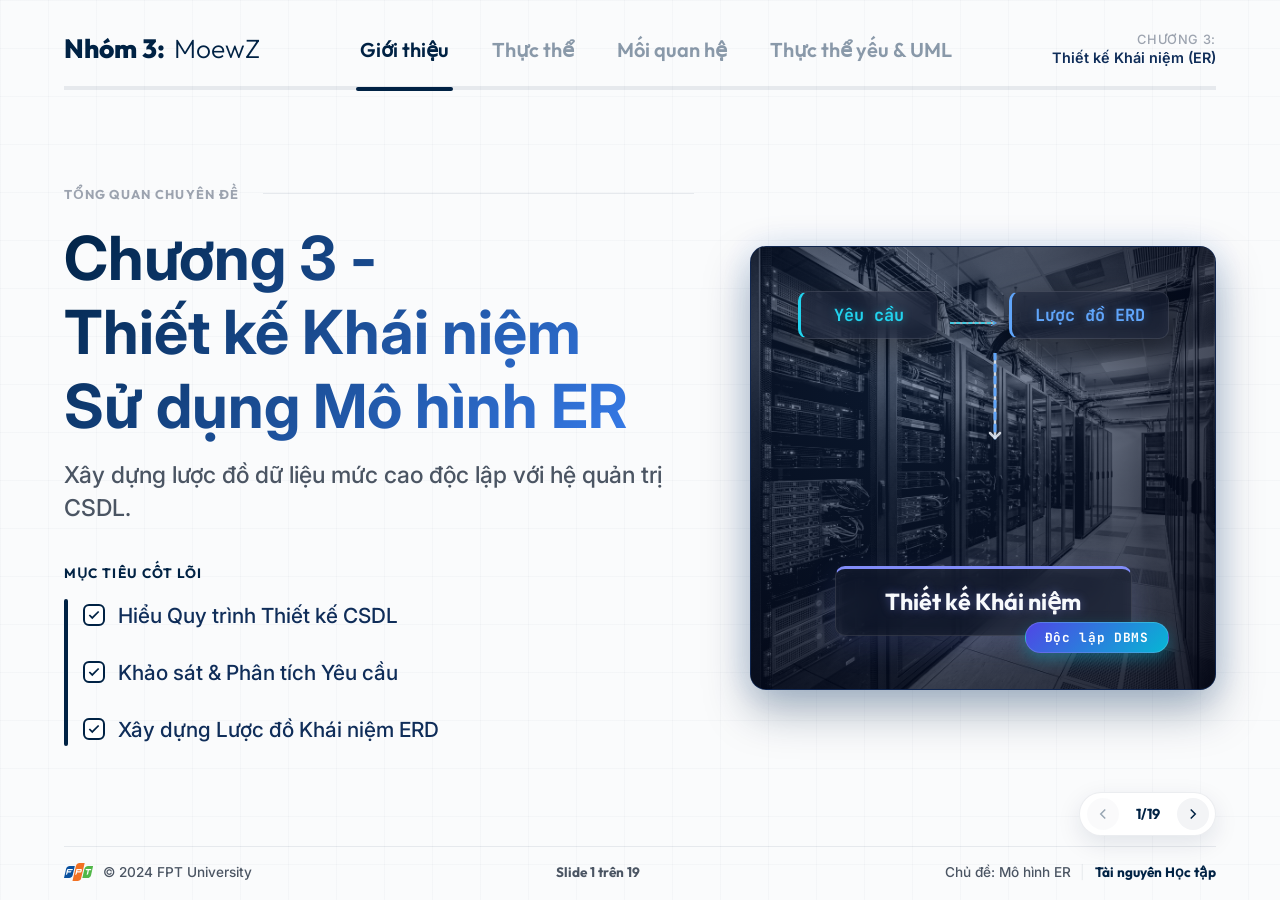
<file: index.html>
<!DOCTYPE html>
<html lang="vi">
<head>
  <meta charset="UTF-8">
  <meta name="viewport" content="width=device-width, initial-scale=1.0">
  <title>DBMS 101: Thiết kế Cơ sở Dữ liệu với Mô hình ER</title>
  <!-- SEO Meta Tags -->
  <meta name="description" content="Slide thuyết trình tương tác Chương 3: Thiết kế Khái niệm sử dụng Mô hình Thực thể - Quan hệ (ER). Dành cho môn học Hệ quản trị Cơ sở Dữ liệu.">
  <meta name="keywords" content="Mô hình ER, Thiết kế CSDL, Thực thể yếu, Ràng buộc Bản số, Sơ đồ Lớp UML, Quan hệ Tam phân">
  <!-- Google Fonts -->
  <link rel="preconnect" href="https://fonts.googleapis.com">
  <link rel="preconnect" href="https://fonts.gstatic.com" crossorigin>
  <link href="https://fonts.googleapis.com/css2?family=Inter:wght@300;400;500;600;700&family=Outfit:wght@300;400;500;600;700;800&family=JetBrains+Mono:wght@400;500;600&display=swap" rel="stylesheet">
  <!-- Stylesheet -->
  <link rel="stylesheet" href="style.css">
</head>
<body>
  <!-- Blueprint-like Background Grid -->
  <div class="grid-background" id="grid-bg"></div>

  <!-- Main Presentation Layout -->
  <div class="presentation-container">
    
    <!-- HEADER (Global across slides) -->
    <header class="presentation-header">
      <div class="header-logo">
        <span class="logo-bold">Nhóm 3:</span>
        <span class="logo-light">MoewZ</span>
      </div>
      <nav class="header-nav">
        <button class="nav-item active" data-slide="1" id="nav-intro">Giới thiệu</button>
        <button class="nav-item" data-slide="4" id="nav-entity">Thực thể</button>
        <button class="nav-item" data-slide="10" id="nav-relationship">Mối quan hệ</button>
        <button class="nav-item" data-slide="14" id="nav-uml">Thực thể yếu & UML</button>
      </nav>
      <div class="header-sub">
        <span class="sub-chapter">Chương 3:</span>
        <span class="sub-topic">Thiết kế Khái niệm (ER)</span>
      </div>
      <!-- Thin dynamic progress bar at the bottom of header -->
      <div class="progress-bar-container">
        <div class="progress-bar-fill" id="slide-progress"></div>
      </div>
    </header>

    <!-- SLIDES WRAPPER -->
    <main class="slides-wrapper">
      
      <!-- SLIDE 1: TIÊU ĐỀ & TỔNG QUAN -->
      <section class="slide active" id="slide-1" data-index="1">
        <div class="slide-grid slide-intro-grid">
          <!-- Left Column -->
          <div class="intro-left">
            <div class="module-overview">
              <span class="overview-text">TỔNG QUAN CHUYÊN ĐỀ</span>
              <div class="overview-line"></div>
            </div>
            
            <h1 class="slide-title animate-title">
              Chương 3 -<br>Thiết kế Khái niệm<br>Sử dụng Mô hình ER
            </h1>
            <p class="slide-subtitle animate-subtitle">Xây dựng lược đồ dữ liệu mức cao độc lập với hệ quản trị CSDL.</p>
            
            <div class="objectives-container animate-objectives">
              <span class="objectives-label">Mục tiêu Cốt lõi</span>
              <div class="objectives-list-wrapper">
                <div class="objectives-line-indicator"></div>
                <ul class="objectives-list">
                  <li class="objective-item" tabindex="0">
                    <div class="custom-checkbox">
                      <svg class="check-icon" viewBox="0 0 24 24" fill="none" stroke="currentColor" stroke-width="3">
                        <polyline points="20 6 9 17 4 12"></polyline>
                      </svg>
                    </div>
                    <span class="objective-text">Hiểu Quy trình Thiết kế CSDL</span>
                  </li>
                  <li class="objective-item" tabindex="0">
                    <div class="custom-checkbox">
                      <svg class="check-icon" viewBox="0 0 24 24" fill="none" stroke="currentColor" stroke-width="3">
                        <polyline points="20 6 9 17 4 12"></polyline>
                      </svg>
                    </div>
                    <span class="objective-text">Khảo sát & Phân tích Yêu cầu</span>
                  </li>
                  <li class="objective-item" tabindex="0">
                    <div class="custom-checkbox">
                      <svg class="check-icon" viewBox="0 0 24 24" fill="none" stroke="currentColor" stroke-width="3">
                        <polyline points="20 6 9 17 4 12"></polyline>
                      </svg>
                    </div>
                    <span class="objective-text">Xây dựng Lược đồ Khái niệm ERD</span>
                  </li>
                </ul>
              </div>
            </div>
          </div>
          
          <!-- Right Column -->
          <div class="intro-right">
            <div class="server-image-container animate-server">
              <!-- Overlay Server Image -->
              <img src="server_rack.png" alt="Server Background" class="server-bg-image">
              <div class="server-overlay-tint"></div>
              
              <!-- Floating Visual Schema Elements -->
              <div class="floating-elements-layer">
                <!-- Requirements Card -->
                <div class="floating-card card-entities" style="--delay: 0.2s; width: 140px;">
                  <span class="mono-label">Yêu cầu</span>
                </div>
                
                <!-- Horizontal Connecting Laser -->
                <div class="arrow-container" style="--delay: 0.4s; left: calc(10% + 140px + 10px); right: calc(10% + 160px + 10px);">
                  <svg class="connecting-arrow" viewBox="0 0 100 20" fill="none">
                    <path class="arrow-line-bg" d="M 5,10 H 90" stroke="rgba(255,255,255,0.15)" stroke-width="1.8"></path>
                    <path class="arrow-line-flow" d="M 5,10 H 90" stroke="#22d3ee" stroke-width="2" stroke-dasharray="6 6" style="animation: flowLineAnim 1.2s linear infinite;"></path>
                    <polyline points="85 5 95 10 85 15" stroke="#60a5fa" stroke-width="1.8" stroke-linecap="round" stroke-linejoin="round"></polyline>
                  </svg>
                </div>
                
                <!-- ERD Card -->
                <div class="floating-card card-attributes" style="--delay: 0.6s; width: 160px;">
                  <span class="mono-label">Lược đồ ERD</span>
                </div>

                <!-- Vertical Flowing Indicator -->
                <div class="center-line-indicator" style="--delay: 0.8s; background: none; border: none; width: 24px; height: 100px; padding: 0;">
                  <svg style="width: 24px; height: 100px;" viewBox="0 0 24 100" fill="none">
                    <path class="arrow-line-bg" d="M12,0 L12,85" stroke="rgba(255,255,255,0.15)" stroke-width="2"></path>
                    <path class="arrow-line-flow" d="M12,0 L12,85" stroke="#60a5fa" stroke-width="2.5" stroke-dasharray="6 6" style="animation: flowLineAnim 1.2s linear infinite;"></path>
                    <path class="arrow-head" d="M7,80 L12,85 L17,80" stroke="#818cf8" stroke-width="2" stroke-linecap="round" stroke-linejoin="round"></path>
                  </svg>
                </div>
                
                <!-- Conceptual Design Card -->
                <div class="floating-card card-physical-schema" style="--delay: 1s;">
                  <span class="schema-title">Thiết kế Khái niệm</span>
                </div>
                
                <!-- DBMS Independent Capsule Tag -->
                <div class="tag-pk-fk" style="--delay: 1.2s;">
                  <span>Độc lập DBMS</span>
                </div>
              </div>
            </div>
          </div>
        </div>
      </section>

      <!-- SLIDE 2: CÁC GIAI ĐOẠN THIẾT KẾ CSDL -->
      <section class="slide" id="slide-2" data-index="2">
        <div class="companion-slide-container">
          <div class="companion-left">
            <div class="module-overview">
              <span class="overview-text">QUY TRÌNH THIẾT KẾ</span>
              <div class="overview-line"></div>
            </div>
            <h1 class="slide-title">Các Pha Thiết Kế Cơ Bản</h1>
            <p class="slide-subtitle">Sự chuyển dịch từ Yêu cầu người dùng sang Lược đồ vật lý.</p>
            
            <div class="interactive-relational-controls" style="flex-direction: column; gap: 1rem; align-items: flex-start; margin-top: 1.5rem;">
              <button class="action-btn active" id="btn-phase-independent" style="width: 280px; text-align: left;">1. Pha độc lập DBMS (Mức cao)</button>
              <button class="action-btn" id="btn-phase-dependent" style="width: 280px; text-align: left;">2. Pha phụ thuộc DBMS (Mức thấp)</button>
            </div>

            <!-- Dynamic Description Card -->
            <div class="phase-desc-panel" id="phase-desc-panel">
              <div class="phase-desc-title">Chi tiết giai đoạn:</div>
              <div class="phase-desc-text" id="phase-desc-text">Pha độc lập DBMS: Khảo sát và phân tích yêu cầu từ phía người dùng, sau đó phác thảo mô hình khái niệm (ERD) hoàn toàn độc lập với phần cứng và phần mềm DBMS cụ thể.</div>
            </div>
          </div>
          
          <div class="companion-right">
            <div class="relational-table-interactive animate-table" style="padding: 1.2rem; min-height: 460px; display: flex; flex-direction: column; justify-content: center;">
              <div class="table-title" id="phase-viz-title" style="margin-bottom: 1.5rem;">Sơ đồ Luồng Thiết kế: Độc lập với DBMS</div>
              
              <!-- Flowchart Representation -->
              <div class="flowchart-container" style="display: flex; flex-direction: column; gap: 0.2rem; align-items: center; justify-content: center; height: auto;">
                <!-- Node 1 -->
                <div class="flow-node highlight" id="flow-req">
                  <div class="flow-node-content">
                    <div class="flow-node-icon-wrapper">
                      <svg class="flow-node-icon" viewBox="0 0 24 24" fill="none" stroke="currentColor" stroke-width="2" stroke-linecap="round" stroke-linejoin="round">
                        <path d="M14 2H6a2 2 0 0 0-2 2v16a2 2 0 0 0 2 2h12a2 2 0 0 0 2-2V8z"></path>
                        <polyline points="14 2 14 8 20 8"></polyline>
                        <circle cx="11" cy="14" r="3"></circle>
                        <line x1="18" y1="18" x2="13.5" y2="13.5"></line>
                      </svg>
                    </div>
                    <div class="flow-node-details">
                      <span class="flow-node-num">Bước 1</span>
                      <span class="flow-node-title">Thu thập & Phân tích Yêu cầu</span>
                    </div>
                  </div>
                </div>

                <!-- Arrow 0 -->
                <div class="flow-arrow highlight" id="flow-arr-0">
                  <svg class="flow-arrow-svg" viewBox="0 0 24 40">
                    <path class="arrow-line-bg" d="M12,0 L12,30"></path>
                    <path class="arrow-line-flow" d="M12,0 L12,30"></path>
                    <path class="arrow-head" d="M7,23 L12,28 L17,23"></path>
                  </svg>
                </div>

                <!-- Node 2 -->
                <div class="flow-node highlight" id="flow-conceptual">
                  <div class="flow-node-content">
                    <div class="flow-node-icon-wrapper">
                      <svg class="flow-node-icon" viewBox="0 0 24 24" fill="none" stroke="currentColor" stroke-width="2" stroke-linecap="round" stroke-linejoin="round">
                        <polygon points="12 2 2 7 12 12 22 7 12 2"></polygon>
                        <polyline points="2 17 12 22 22 17"></polyline>
                        <polyline points="2 12 12 17 22 12"></polyline>
                      </svg>
                    </div>
                    <div class="flow-node-details">
                      <span class="flow-node-num">Bước 2</span>
                      <span class="flow-node-title">Thiết kế Khái niệm (Conceptual Schema)</span>
                    </div>
                  </div>
                </div>

                <!-- Arrow 1 -->
                <div class="flow-arrow" id="flow-arr-1">
                  <svg class="flow-arrow-svg" viewBox="0 0 24 40">
                    <path class="arrow-line-bg" d="M12,0 L12,30"></path>
                    <path class="arrow-line-flow" d="M12,0 L12,30"></path>
                    <path class="arrow-head" d="M7,23 L12,28 L17,23"></path>
                  </svg>
                </div>

                <!-- Node 3 -->
                <div class="flow-node" id="flow-logical">
                  <div class="flow-node-content">
                    <div class="flow-node-icon-wrapper">
                      <svg class="flow-node-icon" viewBox="0 0 24 24" fill="none" stroke="currentColor" stroke-width="2" stroke-linecap="round" stroke-linejoin="round">
                        <rect x="3" y="3" width="18" height="18" rx="2" ry="2"></rect>
                        <line x1="3" y1="9" x2="21" y2="9"></line>
                        <line x1="3" y1="15" x2="21" y2="15"></line>
                        <line x1="10" y1="9" x2="10" y2="21"></line>
                      </svg>
                    </div>
                    <div class="flow-node-details">
                      <span class="flow-node-num">Bước 3</span>
                      <span class="flow-node-title">Thiết kế Logic (Logical Schema)</span>
                    </div>
                  </div>
                </div>

                <!-- Arrow 2 -->
                <div class="flow-arrow" id="flow-arr-2">
                  <svg class="flow-arrow-svg" viewBox="0 0 24 40">
                    <path class="arrow-line-bg" d="M12,0 L12,30"></path>
                    <path class="arrow-line-flow" d="M12,0 L12,30"></path>
                    <path class="arrow-head" d="M7,23 L12,28 L17,23"></path>
                  </svg>
                </div>

                <!-- Node 4 -->
                <div class="flow-node" id="flow-physical">
                  <div class="flow-node-content">
                    <div class="flow-node-icon-wrapper">
                      <svg class="flow-node-icon" viewBox="0 0 24 24" fill="none" stroke="currentColor" stroke-width="2" stroke-linecap="round" stroke-linejoin="round">
                        <ellipse cx="12" cy="5" rx="9" ry="3"></ellipse>
                        <path d="M3 5v14c0 1.66 4 3 9 3s9-1.34 9-3V5"></path>
                        <path d="M3 12c0 1.66 4 3 9 3s9-1.34 9-3"></path>
                      </svg>
                    </div>
                    <div class="flow-node-details">
                      <span class="flow-node-num">Bước 4</span>
                      <span class="flow-node-title">Thiết kế Vật lý (Physical Schema)</span>
                    </div>
                  </div>
                </div>
              </div>
            </div>
          </div>
        </div>
      </section>

      <!-- SLIDE 3: CSDL MẪU COMPANY -->
      <section class="slide" id="slide-3" data-index="3">
        <div class="pillars-title-area">
          <h1 class="slide-title pillars-main-title">CSDL Mẫu COMPANY (Công Ty)</h1>
          <div class="pillars-title-line"></div>
        </div>
        
        <!-- 3-Column Grid of Cards with Relationships -->
        <div class="pillars-content-grid" style="grid-template-columns: 1fr; height: calc(100% - 4.5rem); position: relative; display: flex; align-items: flex-start; justify-content: center;">
          <div class="pillars-grid" style="grid-template-columns: repeat(3, 1fr); grid-template-rows: repeat(2, 1fr); gap: 5.5rem 9.5rem; width: 100%; max-width: 1450px; height: 480px; position: relative; z-index: 2; margin-top: 7.5rem;">
            
            <!-- Card 1: Phòng Ban (Col 1, Row 1) -->
            <div class="pillar-card animate-card" id="card-dept" style="--card-index: 1; grid-column: 1; grid-row: 1; margin: 0;">
              <div class="pillar-header" style="margin-bottom: 0.5rem;">
                <span class="pillar-num" style="background: none; border: none; width: auto; height: auto; font-size: 1.3rem; font-weight: 700; color: var(--color-navy);">🏢 PHÒNG_BAN</span>
              </div>
              <p class="pillar-desc" style="font-size: 0.95rem; line-height: 1.45;">
                Tên và số phòng duy nhất, một Người quản lý, nhiều Địa điểm.
              </p>
            </div>
            
            <!-- Card 2: Nhân Viên (Col 2, Row 1) -->
            <div class="pillar-card animate-card" id="card-emp" style="--card-index: 2; grid-column: 2; grid-row: 1; margin: 0;">
              <div class="pillar-header" style="margin-bottom: 0.5rem;">
                <span class="pillar-num" style="background: none; border: none; width: auto; height: auto; font-size: 1.3rem; font-weight: 700; color: var(--color-navy);">👥 NHÂN_VIÊN</span>
              </div>
              <p class="pillar-desc" style="font-size: 0.95rem; line-height: 1.45;">
                Lương, Địa chỉ, Mã số bảo hiểm (SSN), phòng ban làm việc, dự án tham gia.
              </p>
            </div>

            <!-- Card 3: Dự Án (Col 3, Row 1) -->
            <div class="pillar-card animate-card" id="card-proj" style="--card-index: 3; grid-column: 3; grid-row: 1; margin: 0;">
              <div class="pillar-header" style="margin-bottom: 0.5rem;">
                <span class="pillar-num" style="background: none; border: none; width: auto; height: auto; font-size: 1.3rem; font-weight: 700; color: var(--color-navy);">🏗️ DỰ_ÁN</span>
              </div>
              <p class="pillar-desc" style="font-size: 0.95rem; line-height: 1.45;">
                Tên và số hiệu duy nhất, một Địa điểm. Do một Phòng ban quản lý.
              </p>
            </div>
            
            <!-- Card 4: Người Phụ Thuộc (Col 2, Row 2) -->
            <div class="pillar-card animate-card" id="card-dep" style="--card-index: 4; grid-column: 2; grid-row: 2; margin: 0;">
              <div class="pillar-header" style="margin-bottom: 0.5rem;">
                <span class="pillar-num" style="background: none; border: none; width: auto; height: auto; font-size: 1.3rem; font-weight: 700; color: var(--color-navy);">👨‍👩‍👧 NGƯỜI_PHỤ_THUỘC</span>
              </div>
              <p class="pillar-desc" style="font-size: 0.95rem; line-height: 1.45;">
                Tên, giới tính, ngày sinh và mối liên kết với Nhân viên bảo lãnh.
              </p>
            </div>
 
            <!-- SVG connection lines with fixed viewBox coordinate system -->
            <svg viewBox="0 0 1450 480" style="position: absolute; top: 0; left: 0; width: 100%; height: 100%; pointer-events: none; z-index: -1; overflow: visible;">
              <!-- Line 1: PHÒNG_BAN (191, 98) to NHÂN_VIÊN (725, 98) -->
              <g class="connection-group" id="conn-dept-emp">
                <line class="conn-line-bg" x1="191" y1="98" x2="725" y2="98"></line>
                <line class="conn-line-flow" x1="191" y1="98" x2="725" y2="98"></line>
              </g>
              
              <!-- Line 2: NHÂN_VIÊN (725, 98) to DỰ_ÁN (1259, 98) -->
              <g class="connection-group" id="conn-emp-proj">
                <line class="conn-line-bg" x1="725" y1="98" x2="1259" y2="98"></line>
                <line class="conn-line-flow" x1="725" y1="98" x2="1259" y2="98"></line>
              </g>
              
              <!-- Line 3: NHÂN_VIÊN (725, 98) to NGƯỜI_PHỤ_THUỘC (725, 382) -->
              <g class="connection-group" id="conn-emp-dep">
                <line class="conn-line-bg" x1="725" y1="98" x2="725" y2="382"></line>
                <line class="conn-line-flow" x1="725" y1="98" x2="725" y2="382"></line>
              </g>
              
              <!-- Line 4 (Curved): PHÒNG_BAN (191, 0) to DỰ_ÁN (1259, 0) -->
              <g class="connection-group" id="conn-dept-proj">
                <path class="conn-line-bg" d="M 191 0 Q 725 -180 1259 0" fill="none"></path>
                <path class="conn-line-flow" d="M 191 0 Q 725 -180 1259 0" fill="none"></path>
              </g>
            </svg>
 
            <!-- Relationship badges positioned exactly on path midpoints -->
            <!-- 1. vertical: NHÂN_VIÊN -> PHÒNG_BAN -->
            <div class="relationship-badge" id="badge-work" style="position: absolute; left: 31.8%; top: 12%; transform: translate(-50%, -50%); z-index: 10;">Làm việc tại (1:N)</div>
            
            <!-- 2. horizontal: NHÂN_VIÊN -> DỰ_ÁN -->
            <div class="relationship-badge" id="badge-work-on" style="position: absolute; left: 68.2%; top: 12%; transform: translate(-50%, -50%); z-index: 10;">Tham gia (N:N)</div>
            
            <!-- 3. vertical: NHÂN_VIÊN -> NGƯỜI_PHỤ_THUỘC -->
            <div class="relationship-badge" id="badge-depend" style="position: absolute; left: 50%; top: 50%; transform: translate(-50%, -50%); z-index: 10;">Bảo lãnh (1:N)</div>
            
            <!-- 4. curved: PHÒNG_BAN -> DỰ_ÁN -->
            <div class="relationship-badge" id="badge-control" style="position: absolute; left: 50%; top: -17%; transform: translate(-50%, -50%); z-index: 10;">Kiểm soát (1:N)</div>

          </div>
        </div>
      </section>

      <!-- SLIDE 4: THỰC THỂ VÀ THUỘC TÍNH -->
      <section class="slide" id="slide-4" data-index="4">
        <div class="companion-slide-container">
          <div class="companion-left">
            <div class="module-overview">
              <span class="overview-text">THÀNH PHẦN CƠ BẢN</span>
              <div class="overview-line"></div>
            </div>
            <h1 class="slide-title">Thực Thể & Thuộc Tính</h1>
            <p class="slide-subtitle">Các viên gạch đặt nền móng cho mô hình khái niệm ERD.</p>
            
            <div class="objectives-container animate-objectives" style="margin-top: 2rem;">
              <div class="objectives-list-wrapper">
                <div class="objectives-line-indicator"></div>
                <ul class="objectives-list" style="gap: 1.5rem;">
                  <li class="objective-item checked" style="cursor: default;">
                    <div class="custom-checkbox"><svg class="check-icon" viewBox="0 0 24 24" fill="none" stroke="currentColor" stroke-width="3" style="opacity:1; transform:scale(1);"><polyline points="20 6 9 17 4 12"></polyline></svg></div>
                    <span class="objective-text"><strong>Thực thể (Entity):</strong> Đối tượng có sự tồn tại độc lập (vật lý hoặc khái niệm).</span>
                  </li>
                  <li class="objective-item checked" style="cursor: default;">
                    <div class="custom-checkbox"><svg class="check-icon" viewBox="0 0 24 24" fill="none" stroke="currentColor" stroke-width="3" style="opacity:1; transform:scale(1);"><polyline points="20 6 9 17 4 12"></polyline></svg></div>
                    <span class="objective-text"><strong>Tập thực thể (Entity Set):</strong> Tập hợp các thực thể cùng loại (extension).</span>
                  </li>
                  <li class="objective-item checked" style="cursor: default;">
                    <div class="custom-checkbox"><svg class="check-icon" viewBox="0 0 24 24" fill="none" stroke="currentColor" stroke-width="3" style="opacity:1; transform:scale(1);"><polyline points="20 6 9 17 4 12"></polyline></svg></div>
                    <span class="objective-text"><strong>Thuộc tính (Attribute):</strong> Các đặc tính dùng để mô tả thực thể.</span>
                  </li>
                </ul>
              </div>
            </div>
          </div>
          
          <div class="companion-right">
            <!-- Diagram view for slide 4 -->
            <div class="relational-table-interactive animate-table" style="padding: 2rem; display: flex; align-items: center; justify-content: center; height: 350px;">
              <svg width="480" height="300" viewBox="0 0 480 300" style="color: var(--color-navy); overflow: visible;">
                <!-- Entity Rectangle -->
                <g class="diagram-entity-node" id="slide4-entity">
                  <rect x="150" y="120" width="180" height="60" fill="none" stroke="currentColor" stroke-width="2.5" rx="8"></rect>
                  <text x="240" y="156" font-family="var(--font-title)" font-weight="700" font-size="18" fill="currentColor" text-anchor="middle">NHÂN_VIÊN</text>
                </g>
                
                <!-- Attribute 1: MãNV (Key) -->
                <g class="diagram-attr-node" id="slide4-attr-manv">
                  <ellipse cx="90" cy="50" rx="55" ry="24" fill="none" stroke="currentColor" stroke-width="1.8"></ellipse>
                  <text x="90" y="54" font-family="var(--font-mono)" font-size="14" fill="currentColor" text-anchor="middle" text-decoration="underline">MãNV</text>
                </g>
                <g class="connection-group" id="slide4-conn-manv">
                  <line class="conn-line-bg" x1="90" y1="74" x2="160" y2="120"></line>
                  <line class="conn-line-flow" x1="90" y1="74" x2="160" y2="120"></line>
                </g>
                
                <!-- Attribute 2: HọTên -->
                <g class="diagram-attr-node" id="slide4-attr-hoten">
                  <ellipse cx="390" cy="50" rx="55" ry="24" fill="none" stroke="currentColor" stroke-width="1.8"></ellipse>
                  <text x="390" y="54" font-family="var(--font-body)" font-size="14" fill="currentColor" text-anchor="middle">HọTên</text>
                </g>
                <g class="connection-group" id="slide4-conn-hoten">
                  <line class="conn-line-bg" x1="390" y1="74" x2="320" y2="120"></line>
                  <line class="conn-line-flow" x1="390" y1="74" x2="320" y2="120"></line>
                </g>
                
                <!-- Attribute 3: Lương -->
                <g class="diagram-attr-node" id="slide4-attr-luong">
                  <ellipse cx="240" cy="250" rx="55" ry="24" fill="none" stroke="currentColor" stroke-width="1.8"></ellipse>
                  <text x="240" y="254" font-family="var(--font-body)" font-size="14" fill="currentColor" text-anchor="middle">Lương</text>
                </g>
                <g class="connection-group" id="slide4-conn-luong">
                  <line class="conn-line-bg" x1="240" y1="226" x2="240" y2="180"></line>
                  <line class="conn-line-flow" x1="240" y1="226" x2="240" y2="180"></line>
                </g>
              </svg>
            </div>
          </div>
        </div>
      </section>

      <!-- SLIDE 5: THUỘC TÍNH ĐƠN & THUỘC TÍNH PHỨC HỢP -->
      <section class="slide" id="slide-5" data-index="5">
        <div class="companion-slide-container">
          <div class="companion-left">
            <div class="module-overview">
              <span class="overview-text">PHÂN LOẠI THUỘC TÍNH (PHẦN 1)</span>
              <div class="overview-line"></div>
            </div>
            <h1 class="slide-title">Đơn Trị & Phức Hợp</h1>
            <p class="slide-subtitle">Cách tổ chức dữ liệu dạng cây phân cấp (Figure 3.4).</p>
            
            <div class="objectives-container animate-objectives" style="margin-top: 1.5rem;">
              <div class="objectives-list-wrapper">
                <div class="objectives-line-indicator"></div>
                <div class="objective-desc" style="font-size: 1.15rem; line-height: 1.6; color: var(--color-gray);">
                  <p id="slide5-bullet-simple" style="transition: all 0.3s ease;">🔹 <strong>Thuộc tính đơn (Simple/Atomic):</strong> Giá trị nguyên tố, không thể chia nhỏ hơn nữa. Ví dụ: <code>SốGiường</code>, <code>TìnhTrạng</code>.</p>
                  <p id="slide5-bullet-composite" style="transition: all 0.3s ease; margin-top: 1rem;">🔹 <strong>Thuộc tính phức hợp (Composite):</strong> Có thể chia nhỏ thành các thuộc tính thành phần độc lập. Hữu ích khi người dùng lúc muốn truy vấn cả cụm, lúc muốn lấy từng phần nhỏ.</p>
                </div>
              </div>
            </div>
          </div>
          
          <div class="companion-right">
            <!-- Tree chart for composite attributes -->
            <div class="relational-table-interactive animate-table" style="padding: 2rem; display: flex; align-items: center; justify-content: center; height: 350px;">
              <svg width="540" height="300" viewBox="0 0 540 300" style="color: var(--color-blue); overflow: visible;">
                <!-- Root Node: ĐịaChỉPhòng -->
                <g class="diagram-attr-node composite-root" id="slide5-root">
                  <ellipse cx="270" cy="50" rx="90" ry="26" fill="none" stroke="currentColor" stroke-width="2.5"></ellipse>
                  <text x="270" y="55" font-family="var(--font-title)" font-weight="700" font-size="15" fill="currentColor" text-anchor="middle">ĐịaChỉPhòng</text>
                </g>

                <!-- Leaf 1: TênDom -->
                <g class="diagram-attr-node" id="slide5-leaf-dom">
                  <ellipse cx="75" cy="240" rx="55" ry="24" fill="none" stroke="currentColor" stroke-width="1.8"></ellipse>
                  <text x="75" y="238" font-family="var(--font-body)" font-weight="600" font-size="13" fill="currentColor" text-anchor="middle">TênDom</text>
                  <text x="75" y="253" font-family="var(--font-body)" font-size="11" fill="var(--color-gray)" text-anchor="middle">(Dom D)</text>
                </g>
                <g class="connection-group" id="slide5-conn-dom">
                  <line class="conn-line-bg" x1="270" y1="76" x2="75" y2="216"></line>
                  <line class="conn-line-flow" x1="270" y1="76" x2="75" y2="216"></line>
                </g>

                <!-- Leaf 2: SốTầng -->
                <g class="diagram-attr-node" id="slide5-leaf-tang">
                  <ellipse cx="205" cy="240" rx="55" ry="24" fill="none" stroke="currentColor" stroke-width="1.8"></ellipse>
                  <text x="205" y="238" font-family="var(--font-body)" font-weight="600" font-size="13" fill="currentColor" text-anchor="middle">SốTầng</text>
                  <text x="205" y="253" font-family="var(--font-body)" font-size="11" fill="var(--color-gray)" text-anchor="middle">(Tầng 3)</text>
                </g>
                <g class="connection-group" id="slide5-conn-tang">
                  <line class="conn-line-bg" x1="270" y1="76" x2="205" y2="216"></line>
                  <line class="conn-line-flow" x1="270" y1="76" x2="205" y2="216"></line>
                </g>

                <!-- Leaf 3: SốPhòng -->
                <g class="diagram-attr-node" id="slide5-leaf-phong">
                  <ellipse cx="335" cy="240" rx="55" ry="24" fill="none" stroke="currentColor" stroke-width="1.8"></ellipse>
                  <text x="335" y="238" font-family="var(--font-body)" font-weight="600" font-size="13" fill="currentColor" text-anchor="middle">SốPhòng</text>
                  <text x="335" y="253" font-family="var(--font-body)" font-size="11" fill="var(--color-gray)" text-anchor="middle">(Phòng 312)</text>
                </g>
                <g class="connection-group" id="slide5-conn-phong">
                  <line class="conn-line-bg" x1="270" y1="76" x2="335" y2="216"></line>
                  <line class="conn-line-flow" x1="270" y1="76" x2="335" y2="216"></line>
                </g>

                <!-- Leaf 4: SốGiường -->
                <g class="diagram-attr-node" id="slide5-leaf-giuong">
                  <ellipse cx="465" cy="240" rx="55" ry="24" fill="none" stroke="currentColor" stroke-width="1.8"></ellipse>
                  <text x="465" y="238" font-family="var(--font-body)" font-weight="600" font-size="13" fill="currentColor" text-anchor="middle">SốGiường</text>
                  <text x="465" y="253" font-family="var(--font-body)" font-size="11" fill="var(--color-gray)" text-anchor="middle">(Giường 4)</text>
                </g>
                <g class="connection-group" id="slide5-conn-giuong">
                  <line class="conn-line-bg" x1="270" y1="76" x2="465" y2="216"></line>
                  <line class="conn-line-flow" x1="270" y1="76" x2="465" y2="216"></line>
                </g>
              </svg>
            </div>
          </div>
        </div>
      </section>

      <!-- SLIDE 6: THUỘC TÍNH ĐƠN TRỊ & ĐA TRỊ, LƯU TRỮ & DẪN XUẤT -->
      <section class="slide" id="slide-6" data-index="6">
        <div class="companion-slide-container">
          <div class="companion-left">
            <div class="module-overview">
              <span class="overview-text">PHÂN LOẠI THUỘC TÍNH (PHẦN 2)</span>
              <div class="overview-line"></div>
            </div>
            <h1 class="slide-title">Đa Trị & Dẫn Xuất</h1>
            <p class="slide-subtitle">Xử lý các thuộc tính động và tập hợp giá trị.</p>
            
            <div class="objectives-container animate-objectives" style="margin-top: 1.5rem;">
              <div class="objectives-list-wrapper">
                <div class="objectives-line-indicator"></div>
                <div class="objective-desc" style="font-size: 1.15rem; line-height: 1.6; color: var(--color-gray);">
                  <p id="slide6-bullet-single" style="transition: all 0.3s ease;">🔹 <strong>Đơn trị (Single-valued):</strong> Chỉ có đúng 1 giá trị cho mỗi thực thể. Ví dụ: <code>NgàyNhậnPhòng</code>.</p>
                  <p id="slide6-bullet-multivalued" style="transition: all 0.3s ease; margin-top: 0.8rem;">🔹 <strong>Đa trị (Multivalued):</strong> Có thể chứa một tập hợp giá trị cho cùng 1 thực thể. Ký hiệu: <strong>Hình bầu dục viền kép</strong>. Ví dụ: <code>{TiệnNghi}</code> (Điều hòa, Tủ lạnh...), <code>{SinhViênLưuTrú}</code>.</p>
                  <p id="slide6-bullet-derived" style="transition: all 0.3s ease; margin-top: 0.8rem;">🔹 <strong>Dẫn xuất (Derived):</strong> Giá trị được tính từ thuộc tính khác. Ký hiệu: <strong>Hình bầu dục nét đứt</strong>. Ví dụ: <code>SốNgàyLưuTrú</code> (tính từ NgàyNhậnPhòng).</p>
                </div>
              </div>
            </div>
          </div>
          
          <div class="companion-right">
            <div class="relational-table-interactive animate-table" style="padding: 1.5rem; min-height: 380px; display: flex; flex-direction: column; justify-content: space-between;">
              <div class="table-title">Ký hiệu ER & Bộ tính toán Lưu trú KTX Dom D</div>
              
              <!-- SVG Notation Diagram -->
              <div style="display: flex; justify-content: center; margin-bottom: 0.5rem; border-bottom: 1px dashed var(--color-border); padding-bottom: 0.8rem;">
                <svg width="450" height="150" viewBox="0 0 450 150" style="color: var(--color-navy); overflow: visible;">
                  <!-- Entity Rectangle -->
                  <g class="diagram-entity-node" id="slide6-entity">
                    <rect x="160" y="80" width="130" height="45" fill="none" stroke="currentColor" stroke-width="2.5" rx="6"></rect>
                    <text x="225" y="107" font-family="var(--font-title)" font-weight="700" font-size="13" fill="currentColor" text-anchor="middle">PHÒNG_KTX</text>
                  </g>
                  
                  <!-- Multivalued: {TiệnNghi} (Double Ellipse) -->
                  <g class="diagram-attr-node" id="slide6-attr-tiennghi">
                    <ellipse cx="70" cy="30" rx="55" ry="20" fill="none" stroke="currentColor" stroke-width="1.8"></ellipse>
                    <ellipse cx="70" cy="30" rx="49" ry="15" fill="none" stroke="currentColor" stroke-width="0.8"></ellipse>
                    <text x="70" y="34" font-family="var(--font-body)" font-size="11" fill="currentColor" text-anchor="middle">TiệnNghi</text>
                    <text x="70" y="65" font-family="var(--font-mono)" font-size="10" fill="var(--color-blue)" font-weight="600" text-anchor="middle">Đa trị {}</text>
                  </g>
                  <g class="connection-group" id="slide6-conn-tiennghi">
                    <line class="conn-line-bg" x1="75" y1="48" x2="170" y2="80"></line>
                    <line class="conn-line-flow" x1="75" y1="48" x2="170" y2="80"></line>
                  </g>
                  
                  <!-- Derived: ((SốNgàyLưuTrú)) (Dashed Ellipse) -->
                  <g class="diagram-attr-node" id="slide6-attr-songay">
                    <ellipse cx="380" cy="30" rx="65" ry="20" fill="none" stroke="currentColor" stroke-width="1.8" stroke-dasharray="4 4"></ellipse>
                    <text x="380" y="34" font-family="var(--font-body)" font-size="11" fill="currentColor" text-anchor="middle">SốNgàyLưuTrú</text>
                    <text x="380" y="65" font-family="var(--font-mono)" font-size="10" fill="var(--color-blue)" font-weight="600" text-anchor="middle">Dẫn xuất ()</text>
                  </g>
                  <g class="connection-group" id="slide6-conn-songay">
                    <line class="conn-line-bg" x1="375" y1="48" x2="280" y2="80"></line>
                    <line class="conn-line-flow" x1="375" y1="48" x2="280" y2="80"></line>
                  </g>
                </svg>
              </div>

              <div id="slide6-calculator-box" style="background: var(--color-gray-bg); border-radius: 8px; padding: 1rem; display: flex; flex-direction: column; gap: 0.8rem; border: 1px solid var(--color-border); transition: all 0.3s ease;">
                <div style="display: flex; justify-content: space-between; align-items: center;">
                  <span style="font-weight: 600; font-size: 0.85rem;">Thuộc tính lưu trữ (Ngày nhận phòng):</span>
                  <input type="date" id="input-checkin-date" value="2026-01-01" style="padding: 0.3rem 0.6rem; border-radius: 4px; border: 1px solid var(--color-border); font-family: var(--font-mono); font-size: 0.85rem;">
                </div>
                <div style="display: flex; justify-content: space-between; align-items: center; border-top: 1.5px dashed var(--color-border); padding-top: 0.8rem; margin-top: 0.2rem;">
                  <span style="font-weight: 700; color: var(--color-navy); font-size: 0.9rem;">Thuộc tính Dẫn xuất (Số ngày ở):</span>
                  <span id="txt-derived-days" style="font-family: var(--font-title); font-size: 1.6rem; font-weight: 800; color: var(--color-blue);">152 ngày</span>
                </div>
              </div>
              <div style="font-size: 0.8rem; font-style: italic; color: var(--color-gray-light); text-anchor: middle; margin-top: 0.5rem; text-align: center;">
                Thay đổi ngày nhận phòng ở trên để xem thuộc tính SốNgàyLưuTrú tự động tính toán động.
              </div>
            </div>
          </div>
        </div>
      </section>

      <!-- SLIDE 7: GIÁ TRỊ NULL & THUỘC TÍNH PHỨC TẠP -->
      <section class="slide" id="slide-7" data-index="7">
        <div class="companion-slide-container">
          <div class="companion-left">
            <div class="module-overview">
              <span class="overview-text">GIÁ TRỊ ĐẶC BIỆT & CẤU TRÚC LỒNG</span>
              <div class="overview-line"></div>
            </div>
            <h1 class="slide-title">Giá trị NULL & Lồng nhau</h1>
            <p class="slide-subtitle">Biểu diễn các thuộc tính khuyết thiếu và phức tạp.</p>
            
            <div class="objectives-container animate-objectives" style="margin-top: 1.5rem;">
              <div class="objectives-list-wrapper">
                <div class="objectives-line-indicator"></div>
                <div class="objective-desc" style="font-size: 1.15rem; line-height: 1.6; color: var(--color-gray);">
                  <p>🔹 <strong>Giá trị NULL (Rỗng):</strong> Đại diện cho 3 trường hợp:</p>
                  <ul style="margin-left: 1.5rem; list-style-type: square; margin-top: 0.5rem;">
                    <li>Không áp dụng (Ví dụ: Số căn hộ cho nhà mặt đất)</li>
                    <li>Có giá trị nhưng bị khuyết/mất (Missing)</li>
                    <li>Chưa biết giá trị có tồn tại hay không (Unknown)</li>
                  </ul>
                  <p style="margin-top: 1rem;">🔹 <strong>Thuộc tính phức tạp (Complex):</strong> Cho phép lồng tùy ý các thuộc tính đa trị và phức hợp với nhau.</p>
                </div>
              </div>
            </div>
          </div>
          
          <div class="companion-right" style="display: flex; flex-direction: column; gap: 1rem;">
            <!-- Tree Diagram -->
            <div class="relational-table-interactive animate-table" style="padding: 1rem; min-height: 150px; display: flex; flex-direction: column; justify-content: center;">
              <div class="table-title" style="margin-bottom: 0.5rem; font-size: 0.95rem;">Sơ đồ phân cấp Thuộc tính Phức hợp & Đa trị lồng nhau</div>
              <div style="display: flex; justify-content: center; align-items: center;">
                <svg width="450" height="150" viewBox="0 0 450 150" style="color: var(--color-navy); overflow: visible;">
                  <!-- Root: LiênHệ (Complex) -->
                  <g class="diagram-entity-node" id="slide7-root">
                    <rect x="155" y="10" width="140" height="35" fill="none" stroke="currentColor" stroke-width="2.2" rx="6"></rect>
                    <text x="225" y="32" font-family="var(--font-title)" font-weight="700" font-size="12" fill="currentColor" text-anchor="middle">LiênHệ (Complex)</text>
                  </g>
                  
                  <!-- Leaf 1: {ĐiệnThoại} -->
                  <g class="diagram-attr-node" id="slide7-node-phone">
                    <ellipse cx="90" cy="90" rx="55" ry="20" fill="none" stroke="currentColor" stroke-width="1.8"></ellipse>
                    <ellipse cx="90" cy="90" rx="49" ry="15" fill="none" stroke="currentColor" stroke-width="0.8"></ellipse>
                    <text x="90" y="94" font-family="var(--font-body)" font-size="11" fill="currentColor" text-anchor="middle">{ĐiệnThoại}</text>
                  </g>
                  <g class="connection-group" id="slide7-conn-phone">
                    <line class="conn-line-bg" x1="175" y1="45" x2="110" y2="75"></line>
                    <line class="conn-line-flow" x1="175" y1="45" x2="110" y2="75"></line>
                  </g>
                  
                  <!-- Leaf 2: ĐịaChỉ (Composite) -->
                  <g class="diagram-entity-node" id="slide7-node-diachi">
                    <rect x="250" y="72" width="130" height="35" fill="none" stroke="currentColor" stroke-width="1.8" rx="6"></rect>
                    <text x="315" y="93" font-family="var(--font-title)" font-weight="700" font-size="11" fill="currentColor" text-anchor="middle">ĐịaChỉ (Composite)</text>
                  </g>
                  <g class="connection-group" id="slide7-conn-diachi">
                    <line class="conn-line-bg" x1="260" y1="45" x2="295" y2="72"></line>
                    <line class="conn-line-flow" x1="260" y1="45" x2="295" y2="72"></line>
                  </g>
                  
                  <!-- Small indicators -->
                  <text x="90" y="130" font-family="var(--font-mono)" font-size="10" fill="var(--color-blue)" font-weight="600" text-anchor="middle">Đa trị</text>
                  <text x="315" y="130" font-family="var(--font-mono)" font-size="10" fill="var(--color-blue)" font-weight="600" text-anchor="middle">Phức hợp</text>
                </svg>
              </div>
            </div>

            <!-- JSON Block -->
            <div class="nosql-code-display animate-code" id="slide7-json-block" style="transition: all 0.3s ease;">
              <div class="code-header">
                <span class="code-filename">complex_attribute_nesting.json</span>
                <span class="code-lang">JSON Structure</span>
              </div>
              <pre class="code-block" style="padding: 0.8rem; font-size: 0.85rem; line-height: 1.35;"><code id="slide7-json-code">{
  "nhan_vien": "Nguyễn Văn A",
  <span class="json-lienhe" id="slide7-json-lienhe">"thong_tin_lien_he": {</span>
    <span class="json-phone" id="slide7-json-phone">"dien_thoai": ["090-123456", "098-765432"],</span>
    <span class="json-diachi" id="slide7-json-diachi">"dia_chi": {
      "duong": "123 Nguyễn Trãi",
      "thanh_pho": "Hà Nội",
      "quoc_gia": "Việt Nam"
    }</span>
  <span class="json-lienhe" id="slide7-json-lienhe-close">}</span>
}</code></pre>
            </div>
          </div>
        </div>
      </section>

      <!-- SLIDE 8: KIỂU THỰC THỂ, TẬP THỰC THỂ & RÀNG BUỘC KHÓA -->
      <section class="slide" id="slide-8" data-index="8">
        <div class="companion-slide-container">
          <div class="companion-left">
            <div class="module-overview">
              <span class="overview-text">ĐỊNH DANH & TẬP HỢP</span>
              <div class="overview-line"></div>
            </div>
            <h1 class="slide-title">Kiểu, Tập & Khóa</h1>
            <p class="slide-subtitle">Ràng buộc tính duy nhất (Uniqueness Constraint).</p>
            
            <div class="objectives-container animate-objectives" style="margin-top: 1.5rem;">
              <div class="objectives-list-wrapper">
                <div class="objectives-line-indicator"></div>
                <div class="objective-desc" style="font-size: 1.15rem; line-height: 1.6; color: var(--color-gray);">
                  <p>🔹 <strong>Kiểu thực thể (Entity Type):</strong> Lược đồ (intension) mô tả cấu trúc chung.</p>
                  <p style="margin-top: 0.8rem;">🔹 <strong>Tập thực thể (Entity Set):</strong> Tập hợp các thực thể thực tế (extension) tại một thời điểm.</p>
                  <p style="margin-top: 0.8rem;">🔹 <strong>Thuộc tính Khóa (Key Attribute):</strong> Một hoặc một nhóm thuộc tính có giá trị duy nhất dùng để nhận diện thực thể. Ký hiệu bằng chữ <u>gạch dưới</u> trong hình bầu dục.</p>
                </div>
              </div>
            </div>
          </div>
          
          <div class="companion-right">
            <div class="relational-table-interactive animate-table" style="padding: 1.2rem; min-height: 380px; display: flex; flex-direction: column; justify-content: space-between;">
              <div class="table-title" style="margin-bottom: 0.5rem;">Sơ đồ Ký hiệu Khóa chính (Key Constraint)</div>
              
              <!-- Primary Key SVG representation -->
              <div style="display: flex; justify-content: center; margin-bottom: 0.5rem; border-bottom: 1px dashed var(--color-border); padding-bottom: 0.5rem;">
                <svg width="450" height="120" viewBox="0 0 450 120" style="color: var(--color-navy); overflow: visible;">
                  <!-- Card Entity representation -->
                  <g class="diagram-entity-node" id="slide8-entity">
                    <rect x="150" y="75" width="150" height="40" fill="none" stroke="currentColor" stroke-width="2.5" rx="6"></rect>
                    <text x="225" y="100" font-family="var(--font-title)" font-weight="700" font-size="14" fill="currentColor" text-anchor="middle">CÔNG_DÂN</text>
                  </g>
                  
                  <!-- Attribute Oval 1: SốCCCD (Key) -->
                  <g class="diagram-attr-node" id="slide8-attr-cccd">
                    <ellipse cx="75" cy="25" rx="55" ry="20" fill="none" stroke="currentColor" stroke-width="1.8"></ellipse>
                    <text x="75" y="29" font-family="var(--font-mono)" font-size="11" fill="currentColor" text-anchor="middle" text-decoration="underline">SốCCCD 🔑</text>
                  </g>
                  <g class="connection-group" id="slide8-conn-cccd">
                    <line class="conn-line-bg" x1="75" y1="45" x2="180" y2="75"></line>
                    <line class="conn-line-flow" x1="75" y1="45" x2="180" y2="75"></line>
                  </g>
                  
                  <!-- Attribute Oval 2: HọTên -->
                  <g class="diagram-attr-node" id="slide8-attr-hoten">
                    <ellipse cx="225" cy="25" rx="55" ry="20" fill="none" stroke="currentColor" stroke-width="1.8"></ellipse>
                    <text x="225" y="29" font-family="var(--font-body)" font-size="11" fill="currentColor" text-anchor="middle">HọTên</text>
                  </g>
                  <g class="connection-group" id="slide8-conn-hoten">
                    <line class="conn-line-bg" x1="225" y1="45" x2="225" y2="75"></line>
                    <line class="conn-line-flow" x1="225" y1="45" x2="225" y2="75"></line>
                  </g>

                  <!-- Attribute Oval 3: Lương -->
                  <g class="diagram-attr-node" id="slide8-attr-luong">
                    <ellipse cx="375" cy="25" rx="55" ry="20" fill="none" stroke="currentColor" stroke-width="1.8"></ellipse>
                    <text x="375" y="29" font-family="var(--font-body)" font-size="11" fill="currentColor" text-anchor="middle">Lương</text>
                  </g>
                  <g class="connection-group" id="slide8-conn-luong">
                    <line class="conn-line-bg" x1="375" y1="45" x2="270" y2="75"></line>
                    <line class="conn-line-flow" x1="375" y1="45" x2="270" y2="75"></line>
                  </g>
                </svg>
              </div>

              <div class="table-title" style="font-size: 0.95rem; margin-bottom: 0.4rem; padding-bottom: 0.2rem; border-bottom: none;">Mô phỏng Tập thực thể (Extension) trong CSDL</div>
              <table class="db-table" id="slide8-table" style="font-size: 0.85rem;">
                <thead>
                  <tr>
                    <th style="padding: 0.5rem 0.8rem;" class="col-cccd">SốCCCD (Khóa)</th>
                    <th style="padding: 0.5rem 0.8rem;" class="col-hoten">HọTên</th>
                    <th style="padding: 0.5rem 0.8rem;" class="col-luong">Lương</th>
                  </tr>
                </thead>
                <tbody>
                  <tr class="table-row">
                    <td style="padding: 0.5rem 0.8rem;" class="col-cccd"><u>001095012</u></td>
                    <td style="padding: 0.5rem 0.8rem;" class="col-hoten">Nguyễn Văn A</td>
                    <td style="padding: 0.5rem 0.8rem;" class="col-luong">15,000,000đ</td>
                  </tr>
                  <tr class="table-row">
                    <td style="padding: 0.5rem 0.8rem;" class="col-cccd"><u>002096123</u></td>
                    <td style="padding: 0.5rem 0.8rem;" class="col-hoten">Trần Thị B</td>
                    <td style="padding: 0.5rem 0.8rem;" class="col-luong">18,000,000đ</td>
                  </tr>
                  <tr class="table-row">
                    <td style="padding: 0.5rem 0.8rem;" class="col-cccd"><u>003097456</u></td>
                    <td style="padding: 0.5rem 0.8rem;" class="col-hoten">Lê Hoàng C</td>
                    <td style="padding: 0.5rem 0.8rem;" class="col-luong">20,000,000đ</td>
                  </tr>
                </tbody>
              </table>
            </div>
          </div>
        </div>
      </section>

      <!-- SLIDE 9: THIẾT KẾ KHÁI NIỆM BAN ĐẦU CHO COMPANY -->
      <section class="slide" id="slide-9" data-index="9">
        <div class="companion-slide-container">
          <div class="companion-left">
            <div class="module-overview">
              <span class="overview-text">PHÁC THẢO BAN ĐẦU (FIGURE 3.8)</span>
              <div class="overview-line"></div>
            </div>
            <h1 class="slide-title">Lược Đồ Thuộc Tính Ban Đầu</h1>
            <p class="slide-subtitle">Sự tồn tại của các thuộc tính liên kết ngầm trước khi tách mối quan hệ.</p>
            <div class="objective-desc animate-objectives" style="font-size: 1.15rem; line-height: 1.6; color: var(--color-gray); margin-top: 1rem;">
              <p>Ban đầu, các mối quan hệ được ghi nhận tạm thời dưới dạng các <strong>thuộc tính tham chiếu (reference attributes)</strong>: </p>
              <p id="slide9-bullet-quanly" style="transition: all 0.3s ease; margin-top: 0.8rem;">• <code>TrưởngPhòng</code> của PHÒNG_BAN trỏ đến một Nhân viên.</p>
              <p id="slide9-bullet-giamsat" style="transition: all 0.3s ease; margin-top: 0.5rem;">• <code>GiámSát</code> của NHÂN_VIÊN trỏ đến Nhân viên cấp trên.</p>
              <p id="slide9-bullet-thuocphong" style="transition: all 0.3s ease; margin-top: 0.5rem;">• <code>PhòngQuảnLý</code> của DỰ_ÁN trỏ đến Phòng ban quản lý.</p>
              <p id="slide9-bullet-cuanv" style="transition: all 0.3s ease; margin-top: 0.5rem;">• <code>NhânViên</code> của PHỤ_THUỘC trỏ đến Nhân viên.</p>
            </div>
            
            <!-- Chú thích ký hiệu (Legend) -->
            <div class="legend-box" style="margin-top: 1.5rem; padding: 0.8rem 1rem; background: rgba(255, 255, 255, 0.45); border: 1.5px solid var(--color-border); border-radius: 8px; font-size: 0.92rem; line-height: 1.45; color: var(--color-navy-light); backdrop-filter: blur(5px); box-shadow: 0 4px 12px rgba(0,0,0,0.02);">
              <div style="font-weight: 700; margin-bottom: 0.4rem; color: var(--color-navy); font-size: 0.98rem; display: flex; align-items: center; gap: 0.4rem;">
                💡 Chú thích ký hiệu sơ đồ:
              </div>
              <div style="display: grid; grid-template-columns: 1fr; gap: 0.3rem;">
                <div>• <span style="text-decoration: underline; font-weight: 600; color: var(--color-navy);">Gạch dưới</span>: Thuộc tính khóa (Key Attribute) định danh thực thể.</div>
                <div>• <span style="color: var(--color-blue); font-weight: 600;">🔗 Tên (ref)</span>: Thuộc tính tham chiếu (Reference) trỏ đến thực thể khác.</div>
                <div>• <span style="font-weight: 600; color: var(--color-navy);">{Tên}</span>: Thuộc tính đa trị (Multivalued) có thể nhận nhiều giá trị.</div>
              </div>
            </div>
          </div>
          
          <div class="companion-right">
            <div class="relational-table-interactive animate-table" style="padding: 1rem; display: flex; align-items: center; justify-content: center; min-height: 440px; width: 100%;">
              <div class="slide9-cards-grid">
                <!-- NHÂN_VIÊN Card -->
                <div class="slide9-card" id="slide9-entity-emp">
                  <div class="slide9-card-header">NHÂN_VIÊN</div>
                  <div class="slide9-card-body">
                    <div>HọTên</div>
                    <div class="key-attr">MãNV</div>
                    <div>NgàySinh</div>
                    <div>ĐịaChỉ</div>
                    <div>Lương</div>
                    <div>GiớiTính</div>
                    <div id="slide9-ref-emp-dept" class="diagram-ref-text">🔗 Phòng (ref)</div>
                    <div id="slide9-ref-emp-super" class="diagram-ref-text">🔗 GiámSát (ref)</div>
                    <div class="multivalued-attr">{LàmDựÁn (DựÁn, SốGiờ)}</div>
                  </div>
                </div>

                <!-- PHÒNG_BAN Card -->
                <div class="slide9-card" id="slide9-entity-dept">
                  <div class="slide9-card-header">PHÒNG_BAN</div>
                  <div class="slide9-card-body">
                    <div>TênPhòng</div>
                    <div class="key-attr">SốPhòng</div>
                    <div class="multivalued-attr">{ĐịaĐiểm}</div>
                    <div id="slide9-ref-dept-mgr" class="diagram-ref-text">🔗 TrưởngPhòng (ref)</div>
                    <div>NgàyNhậnChức</div>
                  </div>
                </div>

                <!-- DỰ_ÁN Card -->
                <div class="slide9-card" id="slide9-entity-proj">
                  <div class="slide9-card-header">DỰ_ÁN</div>
                  <div class="slide9-card-body">
                    <div>TênDựÁn</div>
                    <div class="key-attr">SốDựÁn</div>
                    <div>ĐịaĐiểm</div>
                    <div id="slide9-ref-proj-dept" class="diagram-ref-text">🔗 PhòngQuảnLý (ref)</div>
                  </div>
                </div>

                <!-- PHỤ_THUỘC Card -->
                <div class="slide9-card" id="slide9-entity-dep">
                  <div class="slide9-card-header">PHỤ_THUỘC</div>
                  <div class="slide9-card-body">
                    <div id="slide9-ref-dep-emp" class="diagram-ref-text">🔗 NhânViên (ref)</div>
                    <div class="key-attr">TênPhụThuộc</div>
                    <div>GiớiTính</div>
                    <div>NgàySinh</div>
                    <div>QuanHệ</div>
                  </div>
                </div>
              </div>
            </div>
          </div>
        </div>
      </section>

      <!-- SLIDE 10: KIỂU MỐI QUAN HỆ & TẬP MỐI QUAN HỆ -->
      <section class="slide" id="slide-10" data-index="10">
        <div class="companion-slide-container">
          <div class="companion-left">
            <div class="module-overview">
              <span class="overview-text">KIÊN KẾT GIỮA THỰC THỂ</span>
              <div class="overview-line"></div>
            </div>
            <h1 class="slide-title">Mối Quan Hệ & Tập Quan Hệ</h1>
            <p class="slide-subtitle">Kết nối các đối tượng thực tế (Figure 3.9).</p>
            
            <div class="objectives-container animate-objectives" style="margin-top: 1.5rem;">
              <div class="objectives-list-wrapper">
                <div class="objectives-line-indicator"></div>
                <div class="objective-desc" style="font-size: 1.15rem; line-height: 1.6; color: var(--color-gray);">
                  <p id="slide10-bullet-type" style="transition: all 0.3s ease;">🔹 <strong>Kiểu mối quan hệ (Relationship Type):</strong> Định nghĩa cấu trúc liên kết giữa các thực thể. Biểu diễn bằng <strong>Hình Kim cương</strong>.</p>
                  <p id="slide10-bullet-set" style="transition: all 0.3s ease; margin-top: 0.8rem;">🔹 <strong>Tập mối quan hệ (Relationship Set):</strong> Tập hợp các liên kết cụ thể (relationship instances) giữa các thực thể.</p>
                  <p id="slide10-bullet-degree" style="transition: all 0.3s ease; margin-top: 0.8rem;">🔹 <strong>Bậc mối quan hệ (Degree):</strong> Số lượng thực thể tham gia liên kết (Nhị phân, Tam phân...).</p>
                </div>
              </div>
            </div>
          </div>
          
          <div class="companion-right">
            <div class="relational-table-interactive animate-table" style="padding: 1rem; min-height: 380px; display: flex; align-items: center; justify-content: center;">
            <svg width="450" height="320" viewBox="0 0 450 320" style="color: var(--color-navy); overflow: visible;">
              <!-- Left Oval: NHÂN_VIÊN set -->
              <ellipse id="slide10-set-emp" cx="80" cy="160" rx="60" ry="110" fill="none" stroke="currentColor" stroke-width="2" style="opacity: 0.45; transition: stroke 0.4s ease, opacity 0.4s ease;"></ellipse>
              <text x="80" y="25" font-family="var(--font-title)" font-weight="700" font-size="13" fill="currentColor" text-anchor="middle" style="pointer-events: none;">TẬP NHÂN_VIÊN</text>
              
              <!-- Right Oval: PHÒNG_BAN set -->
              <ellipse id="slide10-set-dept" cx="370" cy="160" rx="60" ry="110" fill="none" stroke="currentColor" stroke-width="2" style="opacity: 0.45; transition: stroke 0.4s ease, opacity 0.4s ease;"></ellipse>
              <text x="370" y="25" font-family="var(--font-title)" font-weight="700" font-size="13" fill="currentColor" text-anchor="middle" style="pointer-events: none;">TẬP PHÒNG_BAN</text>
              
              <!-- Connection Groups -->
              <g class="connection-group" id="slide10-conn-r1">
                <path class="conn-line-bg" d="M 98,80 H 210 M 240,80 L 352,110"></path>
                <path class="conn-line-flow" d="M 98,80 H 210 M 240,80 L 352,110"></path>
              </g>
              <g class="connection-group" id="slide10-conn-r2">
                <path class="conn-line-bg" d="M 98,160 H 210 M 240,160 L 352,110"></path>
                <path class="conn-line-flow" d="M 98,160 H 210 M 240,160 L 352,110"></path>
              </g>
              <g class="connection-group" id="slide10-conn-r3">
                <path class="conn-line-bg" d="M 98,240 H 210 M 240,240 L 352,210"></path>
                <path class="conn-line-flow" d="M 98,240 H 210 M 240,240 L 352,210"></path>
              </g>

              <!-- Left Entities -->
              <!-- e1 -->
              <g class="diagram-entity-node" id="slide10-e1">
                <circle cx="80" cy="80" r="18" fill="var(--color-blue-bg)" stroke="var(--color-blue)" stroke-width="2"></circle>
                <text x="80" y="84" font-family="var(--font-mono)" font-size="12" fill="var(--color-navy)" font-weight="600" text-anchor="middle">e1</text>
                <text x="15" y="84" font-family="var(--font-body)" font-size="11" fill="var(--color-gray)" text-anchor="end">Anh A</text>
              </g>
              
              <!-- e2 -->
              <g class="diagram-entity-node" id="slide10-e2">
                <circle cx="80" cy="160" r="18" fill="var(--color-blue-bg)" stroke="var(--color-blue)" stroke-width="2"></circle>
                <text x="80" y="164" font-family="var(--font-mono)" font-size="12" fill="var(--color-navy)" font-weight="600" text-anchor="middle">e2</text>
                <text x="15" y="164" font-family="var(--font-body)" font-size="11" fill="var(--color-gray)" text-anchor="end">Chị B</text>
              </g>
              
              <!-- e3 -->
              <g class="diagram-entity-node" id="slide10-e3">
                <circle cx="80" cy="240" r="18" fill="var(--color-blue-bg)" stroke="var(--color-blue)" stroke-width="2"></circle>
                <text x="80" y="244" font-family="var(--font-mono)" font-size="12" fill="var(--color-navy)" font-weight="600" text-anchor="middle">e3</text>
                <text x="15" y="244" font-family="var(--font-body)" font-size="11" fill="var(--color-gray)" text-anchor="end">Anh C</text>
              </g>
              
              <!-- Right Entities -->
              <!-- d1 -->
              <g class="diagram-entity-node" id="slide10-d1">
                <circle cx="370" cy="110" r="18" fill="var(--color-blue-bg)" stroke="var(--color-blue)" stroke-width="2"></circle>
                <text x="370" y="114" font-family="var(--font-mono)" font-size="12" fill="var(--color-navy)" font-weight="600" text-anchor="middle">d1</text>
                <text x="435" y="114" font-family="var(--font-body)" font-size="11" fill="var(--color-gray)" text-anchor="start">NghiênCứu</text>
              </g>
              
              <!-- d2 -->
              <g class="diagram-entity-node" id="slide10-d2">
                <circle cx="370" cy="210" r="18" fill="var(--color-blue-bg)" stroke="var(--color-blue)" stroke-width="2"></circle>
                <text x="370" y="214" font-family="var(--font-mono)" font-size="12" fill="var(--color-navy)" font-weight="600" text-anchor="middle">d2</text>
                <text x="435" y="214" font-family="var(--font-body)" font-size="11" fill="var(--color-gray)" text-anchor="start">HànhChính</text>
              </g>
              
              <!-- Relationships in the middle -->
              <!-- r1 -->
              <g class="diagram-rel-node" id="slide10-r1">
                <polygon points="225,65 240,80 225,95 210,80" fill="var(--color-white)" stroke="currentColor" stroke-width="1.8"></polygon>
                <text x="225" y="84" font-family="var(--font-mono)" font-size="11" fill="currentColor" text-anchor="middle">r1</text>
              </g>
              
              <!-- r2 -->
              <g class="diagram-rel-node" id="slide10-r2">
                <polygon points="225,145 240,160 225,175 210,160" fill="var(--color-white)" stroke="currentColor" stroke-width="1.8"></polygon>
                <text x="225" y="164" font-family="var(--font-mono)" font-size="11" fill="currentColor" text-anchor="middle">r2</text>
              </g>
              
              <!-- r3 -->
              <g class="diagram-rel-node" id="slide10-r3">
                <polygon points="225,225 240,240 225,255 210,240" fill="var(--color-white)" stroke="currentColor" stroke-width="1.8"></polygon>
                <text x="225" y="244" font-family="var(--font-mono)" font-size="11" fill="currentColor" text-anchor="middle">r3</text>
              </g>
              
              <!-- Outer Title -->
              <text x="225" y="315" font-family="var(--font-title)" font-weight="600" font-size="13" fill="var(--color-blue)" text-anchor="middle">TẬP MỐI QUAN HỆ R (LÀM_VIỆC_CHO)</text>
            </svg>
            </div>
          </div>
        </div>
      </section>

      <!-- SLIDE 11: MỐI QUAN HỆ ĐỆ QUY & TÊN VAI TRÒ -->
      <section class="slide" id="slide-11" data-index="11">
        <div class="companion-slide-container">
          <div class="companion-left">
            <div class="module-overview">
              <span class="overview-text">QUAN HỆ ĐỆ QUY (FIGURE 3.11)</span>
              <div class="overview-line"></div>
            </div>
            <h1 class="slide-title">Mối Quan Hệ Tự Tham Chiếu</h1>
            <p class="slide-subtitle">Khi cùng một kiểu thực thể tham gia nhiều vai trò.</p>
            
            <div class="objectives-container animate-objectives" style="margin-top: 1.5rem;">
              <div class="objectives-list-wrapper">
                <div class="objectives-line-indicator"></div>
                <div class="objective-desc" style="font-size: 1.15rem; line-height: 1.6; color: var(--color-gray);">
                  <p id="slide11-bullet-role" style="transition: all 0.3s ease;">🔹 <strong>Tên vai trò (Role Name):</strong> Làm rõ nghĩa của các thực thể khi chúng thuộc cùng một tập hợp nhưng đóng vai trò khác nhau trong mối liên kết.</p>
                  <p id="slide11-bullet-friend" style="transition: all 0.3s ease; margin-top: 0.8rem;">🔹 <strong>Mối quan hệ Kết Bạn (Friendship):</strong> </p>
                  <p style="margin-top: 0.3rem;">Ví dụ mạng xã hội: Kiểu thực thể <code>TÀI_KHOẢN</code> (User Account) tự liên kết với chính nó qua mối quan hệ <code>KẾT_BẠN</code>. Một bên đóng vai trò **Người gửi (nguoi_gui - N)** và bên kia đóng vai trò **Người nhận (nguoi_nhan - N)**.</p>
                </div>
              </div>
            </div>
          </div>
          
          <div class="companion-right">
            <div class="relational-table-interactive animate-table" style="padding: 2rem; display: flex; align-items: center; justify-content: center; height: 350px;">
              <svg width="480" height="300" viewBox="0 0 480 300" style="color: var(--color-navy); overflow: visible;">
                <g id="slide11-entity-user" class="diagram-entity-node">
                  <rect x="150" y="180" width="180" height="60" fill="none" stroke="currentColor" stroke-width="2.5" rx="4"></rect>
                  <text x="240" y="217" font-family="var(--font-title)" font-weight="700" font-size="18" fill="currentColor" text-anchor="middle">TÀI_KHOẢN</text>
                </g>
                
                <g id="slide11-rel-friend" class="diagram-rel-node">
                  <polygon points="240,20 300,55 240,90 180,55" fill="none" stroke="currentColor" stroke-width="2"></polygon>
                  <text x="240" y="60" font-family="var(--font-title)" font-weight="600" font-size="15" fill="currentColor" text-anchor="middle">KẾT_BẠN</text>
                </g>
                
                <!-- Symmetrical Loop connection -->
                <g id="slide11-conn-sender" class="connection-group">
                  <path class="conn-line-bg" d="M 150,210 C 80,180 80,85 180,55" fill="none"></path>
                  <path class="conn-line-flow" d="M 150,210 C 80,180 80,85 180,55" fill="none" stroke-width="3"></path>
                </g>
                <text id="slide11-role-sender" x="90" y="135" font-family="var(--font-body)" font-size="13" fill="currentColor" text-anchor="end" style="transition: all 0.3s ease; font-weight: 600;">N (nguoi_gui)</text>
                
                <g id="slide11-conn-recipient" class="connection-group">
                  <path class="conn-line-bg" d="M 330,210 C 400,180 400,85 300,55" fill="none"></path>
                  <path class="conn-line-flow" d="M 330,210 C 400,180 400,85 300,55" fill="none" stroke-width="3"></path>
                </g>
                <text id="slide11-role-recipient" x="390" y="135" font-family="var(--font-body)" font-size="13" fill="currentColor" text-anchor="start" style="transition: all 0.3s ease; font-weight: 600;">N (nguoi_nhan)</text>
              </svg>
            </div>
          </div>
        </div>
      </section>

      <!-- SLIDE 12: RÀNG BUỘC CẤU TRÚC MỐI QUAN HỆ NHỊ PHÂN -->
      <section class="slide" id="slide-12" data-index="12">
        <div class="companion-slide-container">
          <div class="companion-left">
            <div class="module-overview">
              <span class="overview-text">CARDINALITY & PARTICIPATION</span>
              <div class="overview-line"></div>
            </div>
            <h1 class="slide-title">Ràng Buộc Bản Số & (min, max)</h1>
            <p class="slide-subtitle">Quy định lực lượng tham gia tối thiểu và tối đa.</p>
            
            <div class="nosql-options" style="margin-top: 1.5rem; width: 100%; display: flex; flex-direction: row; gap: 1rem;">
              <button class="nosql-opt active" id="btn-card-ratio" style="padding: 0.5rem 1rem; font-size: 1rem;">1. Bản số Cardinality (N:N)</button>
              <button class="nosql-opt" id="btn-card-minmax" style="padding: 0.5rem 1rem; font-size: 1rem;">2. Ký hiệu (min, max)</button>
            </div>

            <div class="objectives-container animate-objectives" style="margin-top: 1.5rem;">
              <div class="objectives-list-wrapper">
                <div class="objectives-line-indicator"></div>
                <div class="objective-desc" style="font-size: 1.1rem; line-height: 1.5; color: var(--color-gray);">
                  <p>🎓 <strong>Ví dụ Thực tế Edunext LMS (FPT University):</strong></p>
                  <p>Mối liên kết <code>THỰC_HIỆN</code> giữa Sinh viên và Bài tập nhóm:</p>
                  <p id="card-desc-text">👉 Lực lượng: <strong>N:N</strong> (Một Sinh viên làm nhiều Bài tập nhóm, một Bài tập nhóm được làm bởi nhiều Sinh viên).</p>
                </div>
              </div>
            </div>
          </div>
          
          <div class="companion-right">
            <div class="relational-table-interactive animate-table" style="padding: 2rem; min-height: 350px; display: flex; flex-direction: column; justify-content: center; align-items: center;">
              <div class="table-title" id="card-viz-title">Biểu diễn: Tỷ lệ bản số Edunext</div>
              
              <!-- Edunext diagram unified SVG -->
              <div style="width: 100%; margin-top: 1rem; display: flex; justify-content: center;">
                <svg width="490" height="200" viewBox="0 0 490 200" style="color: var(--color-navy); overflow: visible;">
                  <!-- Left Card: SinhViên -->
                  <g class="diagram-entity-node" id="slide12-entity-student">
                    <rect x="10" y="70" width="130" height="60" fill="var(--color-white)" stroke="currentColor" stroke-width="2" rx="6" style="filter: drop-shadow(0 4px 10px rgba(0,0,0,0.03));"></rect>
                    <text x="75" y="100" font-family="var(--font-title)" font-weight="700" font-size="14" fill="currentColor" text-anchor="middle">SinhViên</text>
                    <text id="card-label-left" x="75" y="118" font-family="var(--font-body)" font-size="9" fill="var(--color-gray)" text-anchor="middle">Tham gia: Sinh viên</text>
                  </g>

                  <!-- Connection lines -->
                  <line x1="140" y1="100" x2="200" y2="100" stroke="currentColor" stroke-width="2"></line>
                  <line x1="290" y1="100" x2="350" y2="100" stroke="currentColor" stroke-width="2"></line>
                  
                  <!-- Relationship: THỰC_HIỆN -->
                  <g class="diagram-rel-node" id="slide12-rel-perform">
                    <polygon points="245,70 290,100 245,130 200,100" fill="var(--color-white)" stroke="currentColor" stroke-width="2"></polygon>
                    <text x="245" y="104" font-family="var(--font-title)" font-weight="600" font-size="10" fill="currentColor" text-anchor="middle">THỰC_HIỆN</text>
                  </g>

                  <!-- Right Card: BàiTậpNhóm -->
                  <g class="diagram-entity-node" id="slide12-entity-task">
                    <rect x="350" y="70" width="130" height="60" fill="var(--color-white)" stroke="currentColor" stroke-width="2" rx="6" style="filter: drop-shadow(0 4px 10px rgba(0,0,0,0.03));"></rect>
                    <text x="415" y="100" font-family="var(--font-title)" font-weight="700" font-size="13" fill="currentColor" text-anchor="middle">BàiTậpNhóm</text>
                    <text id="card-label-right" x="415" y="118" font-family="var(--font-body)" font-size="9" fill="var(--color-gray)" text-anchor="middle">Tham gia: Bài tập nhóm</text>
                  </g>

                  <!-- Cardinality Label in the middle -->
                  <text id="card-arrow-label" x="245" y="45" font-family="var(--font-title)" font-weight="700" font-size="14" fill="var(--color-blue)" text-anchor="middle" style="transition: all 0.3s ease;">N:N</text>
                </svg>
              </div>
            </div>
          </div>
        </div>
      </section>

      <!-- SLIDE 13: THUỘC TÍNH CỦA KIỂU MỐI QUAN HỆ -->
      <section class="slide" id="slide-13" data-index="13">
        <div class="companion-slide-container">
          <div class="companion-left">
            <div class="module-overview">
              <span class="overview-text">DỮ LIỆU CỦA ĐƯỜNG KẾN NỐI</span>
              <div class="overview-line"></div>
            </div>
            <h1 class="slide-title">Thuộc Tính Của Mối Quan Hệ</h1>
            <p class="slide-subtitle">Nơi đặt thuộc tính tùy thuộc vào bản số liên kết.</p>
            
            <div class="objectives-container animate-objectives" style="margin-top: 1.5rem;">
              <div class="objectives-list-wrapper">
                <div class="objectives-line-indicator"></div>
                <div class="objective-desc" style="font-size: 1.15rem; line-height: 1.6; color: var(--color-gray);">
                  <p id="slide13-bullet-1" style="transition: all 0.3s ease;">🔹 <strong>Quan hệ 1:1 hoặc 1:N:</strong> Thuộc tính có thể di chuyển (migrated) sang thực thể tham gia (phía N đối với quan hệ 1:N). Ví dụ: <code>NgàyBắtĐầu</code> của MANAGES có thể chuyển vào PHÒNG_BAN.</p>
                  <p id="slide13-bullet-2" style="transition: all 0.3s ease; margin-top: 0.8rem;">🔹 <strong>Quan hệ N:N:</strong> Bắt buộc thuộc tính phải nằm trên mối quan hệ. Ví dụ: thuộc tính <code>SốGiờ</code> (Hours) của WORKS_ON được xác định bởi sự kết hợp của Nhân viên & Dự án.</p>
                </div>
              </div>
            </div>
          </div>
          
          <div class="companion-right">
            <div class="relational-table-interactive animate-table" style="padding: 1.5rem; display: flex; align-items: center; justify-content: center; height: 350px;">
              <svg width="480" height="300" viewBox="0 0 480 300" style="color: var(--color-navy); overflow: visible;">
                <defs>
                  <marker id="slide13-arrow" viewBox="0 0 10 10" refX="6" refY="5" markerWidth="6" markerHeight="6" orient="auto-start-reverse">
                    <path d="M 0 1.5 L 6 5 L 0 8.5 z" fill="var(--color-blue)"></marker-end>
                  </marker>
                </defs>

                <g id="slide13-entity-emp" class="diagram-entity-node">
                  <rect x="20" y="110" width="130" height="50" fill="none" stroke="currentColor" stroke-width="2.5" rx="4"></rect>
                  <text x="85" y="140" font-family="var(--font-title)" font-weight="700" font-size="14" fill="currentColor" text-anchor="middle">NHÂN_VIÊN</text>
                </g>
                
                <g id="slide13-entity-proj" class="diagram-entity-node">
                  <rect x="330" y="110" width="130" height="50" fill="none" stroke="currentColor" stroke-width="2.5" rx="4"></rect>
                  <text x="395" y="140" font-family="var(--font-title)" font-weight="700" font-size="14" fill="currentColor" text-anchor="middle">DỰ_ÁN</text>
                </g>
                
                <g id="slide13-rel-workson" class="diagram-rel-node">
                  <polygon points="240,80 280,110 240,140 200,110" fill="none" stroke="currentColor" stroke-width="2"></polygon>
                  <text x="240" y="115" font-family="var(--font-title)" font-weight="600" font-size="12" fill="currentColor" text-anchor="middle">WORKS_ON</text>
                </g>
                
                <g id="slide13-conn-emp" class="connection-group">
                  <line class="conn-line-bg" x1="150" y1="135" x2="200" y2="120"></line>
                  <line class="conn-line-flow" x1="150" y1="135" x2="200" y2="120"></line>
                </g>
                <text x="165" y="120" font-family="var(--font-title)" font-weight="700" font-size="13" fill="var(--color-blue)">N</text>

                <g id="slide13-conn-proj" class="connection-group">
                  <line class="conn-line-bg" x1="330" y1="135" x2="280" y2="120"></line>
                  <line class="conn-line-flow" x1="330" y1="135" x2="280" y2="120"></line>
                </g>
                <text x="310" y="120" font-family="var(--font-title)" font-weight="700" font-size="13" fill="var(--color-blue)">N</text>
                
                <!-- Hours Attribute -->
                <g id="slide13-attr-hours" class="diagram-attr-node">
                  <ellipse cx="240" cy="235" rx="50" ry="22" fill="none" stroke="currentColor" stroke-width="1.8"></ellipse>
                  <text x="240" y="239" font-family="var(--font-body)" font-size="13" fill="currentColor" text-anchor="middle">SốGiờ</text>
                </g>
                
                <g id="slide13-conn-hours" class="connection-group">
                  <line class="conn-line-bg" x1="240" y1="213" x2="240" y2="140" stroke-dasharray="4 4"></line>
                  <line class="conn-line-flow" x1="240" y1="213" x2="240" y2="140" stroke-dasharray="4 4"></line>
                </g>

                <!-- Attribute Migration Visual Curve (dashed with marker, initially hidden) -->
                <path id="slide13-migration-arrow" d="M 240,257 C 240,290 85,290 85,165" fill="none" stroke="var(--color-blue)" stroke-width="2" stroke-dasharray="4 4" marker-end="url(#slide13-arrow)" style="opacity: 0; transition: opacity 0.4s ease; pointer-events: none;"></path>
              </svg>
            </div>
          </div>
        </div>
      </section>

      <!-- SLIDE 14: KIỂU THỰC THỂ YẾU -->
      <section class="slide" id="slide-14" data-index="14">
        <div class="companion-slide-container">
          <div class="companion-left">
            <div class="module-overview">
              <span class="overview-text">THỰC THỂ PHỤ THUỘC (WEAK ENTITY)</span>
              <div class="overview-line"></div>
            </div>
            <h1 class="slide-title">Kiểu Thực Thể Yếu</h1>
            <p class="slide-subtitle">Thực thể không có khóa chính độc lập.</p>
            
            <div class="objectives-container animate-objectives" style="margin-top: 1.5rem;">
              <div class="objectives-list-wrapper">
                <div class="objectives-line-indicator"></div>
                <div class="objective-desc" style="font-size: 1.1rem; line-height: 1.5; color: var(--color-gray);">
                  <p>🏦 <strong>Ví dụ Thực tế Hệ thống Ngân hàng Việt Nam:</strong></p>
                  <p id="slide14-bullet-1" style="transition: all 0.3s ease; margin-top: 0.5rem;">• <strong>TàiKhoản (Account - Thực thể chủ):</strong> Có mã tài khoản duy nhất (Khóa chính độc lập).</p>
                  <p id="slide14-bullet-2" style="transition: all 0.3s ease; margin-top: 0.5rem;">• <strong>GiaoDịch (Transaction - Thực thể yếu):</strong> Không tự định danh được nếu thiếu số hiệu tài khoản. Sử dụng khóa bộ phận (Partial Key) là <code>SốGiaoDịch</code> (gạch dưới nét đứt).</p>
                  <p id="slide14-bullet-3" style="transition: all 0.3s ease; margin-top: 0.5rem;">• Mối quan hệ kết nối là <strong>Mối quan hệ Xác định</strong> (hình kim cương kép và kết nối đường kép).</p>
                </div>
              </div>
            </div>
          </div>
          
          <div class="companion-right">
            <div class="relational-table-interactive animate-table" style="padding: 1.5rem; display: flex; align-items: center; justify-content: center; height: 350px;">
              <svg width="480" height="300" viewBox="0 0 480 300" style="color: var(--color-navy); overflow: visible;">
                <!-- Owner Entity (Single Rectangle) -->
                <g id="slide14-entity-acc" class="diagram-entity-node">
                  <rect x="20" y="110" width="130" height="50" fill="none" stroke="currentColor" stroke-width="2.5" rx="4"></rect>
                  <text x="85" y="140" font-family="var(--font-title)" font-weight="700" font-size="14" fill="currentColor" text-anchor="middle">TÀI_KHOẢN</text>
                </g>
                
                <!-- Identifying Relationship (Double Diamond) -->
                <g id="slide14-rel-perform" class="diagram-rel-node">
                  <polygon points="240,80 280,110 240,140 200,110" fill="none" stroke="currentColor" stroke-width="2"></polygon>
                  <polygon points="240,85 274,110 240,135 206,110" fill="none" stroke="currentColor" stroke-width="1"></polygon>
                  <text x="240" y="114" font-family="var(--font-title)" font-weight="600" font-size="11" fill="currentColor" text-anchor="middle">THỰC_HIỆN</text>
                </g>
                
                <!-- Weak Entity (Double Rectangle) -->
                <g id="slide14-entity-tx" class="diagram-entity-node">
                  <rect x="330" y="110" width="130" height="50" fill="none" stroke="currentColor" stroke-width="2.5" rx="4"></rect>
                  <rect x="334" y="114" width="122" height="42" fill="none" stroke="currentColor" stroke-width="1" rx="2"></rect>
                  <text x="395" y="140" font-family="var(--font-title)" font-weight="700" font-size="14" fill="currentColor" text-anchor="middle">GIAO_DỊCH</text>
                </g>
                
                <!-- Lines -->
                <g id="slide14-conn-acc" class="connection-group">
                  <line class="conn-line-bg" x1="150" y1="135" x2="200" y2="120"></line>
                  <line class="conn-line-flow" x1="150" y1="135" x2="200" y2="120"></line>
                </g>
                
                <!-- Double line for total participation -->
                <g id="slide14-conn-tx" class="connection-group">
                  <path class="conn-line-bg" d="M 330,135 L 280,120 M 330,140 L 280,125"></path>
                  <path class="conn-line-flow" d="M 330,135 L 280,120 M 330,140 L 280,125" stroke-width="3"></path>
                </g>
                
                <!-- Partial Key attribute -->
                <g id="slide14-attr-txid" class="diagram-attr-node">
                  <ellipse cx="395" cy="235" rx="55" ry="22" fill="none" stroke="currentColor" stroke-width="1.8"></ellipse>
                  <text x="395" y="239" font-family="var(--font-mono)" font-size="13" fill="currentColor" text-anchor="middle" style="text-decoration: underline; stroke-dasharray: 2 2;">SốGiaoDịch</text>
                </g>
                
                <g id="slide14-conn-txid" class="connection-group">
                  <line class="conn-line-bg" x1="395" y1="213" x2="395" y2="160" stroke-dasharray="3 3"></line>
                  <line class="conn-line-flow" x1="395" y1="213" x2="395" y2="160" stroke-dasharray="3 3"></line>
                </g>
              </svg>
            </div>
          </div>
        </div>
      </section>

      <!-- SLIDE 15: QUY ƯỚC ĐẶT TÊN & TÓM TẮT KÝ HIỆU ERD -->
      <section class="slide" id="slide-15" data-index="15">
        <div class="pillars-title-area">
          <h1 class="slide-title pillars-main-title">Quy Ước & Ký Hiệu Đồ Họa (Figure 3.14)</h1>
          <div class="pillars-title-line"></div>
        </div>
        
        <div class="pillars-content-grid" style="grid-template-columns: 0.95fr 1.05fr; gap: 2rem;">
          <div id="slide15-left-container" style="position: relative; height: 380px; overflow: hidden; width: 100%;">
            <!-- Panel 1: Naming Conventions (Default) -->
            <div class="abstraction-panel slide15-panel show" id="slide15-naming-panel" style="padding: 1.5rem; height: 100%; width: 100%; position: absolute; top: 0; left: 0; display: flex; flex-direction: column; justify-content: space-between;">
              <div>
                <div class="abstraction-header">
                  <h2 class="abstraction-title" style="font-size: 1.5rem;">Quy ước đặt tên lược đồ</h2>
                </div>
                <div class="objective-desc" style="font-size: 1.02rem; line-height: 1.6; color: var(--color-gray); margin-top: 1rem;">
                  <p>📌 <strong>Kiểu thực thể / Mối quan hệ:</strong> Viết hoa toàn bộ chữ cái (Ví dụ: <code>EMPLOYEE</code>, <code>WORKS_ON</code>).</p>
                  <p style="margin-top: 0.8rem;">📌 <strong>Tên thuộc tính:</strong> Viết hoa chữ cái đầu tiên của từ (Ví dụ: <code>Name</code>, <code>Ssn</code>).</p>
                  <p style="margin-top: 0.8rem;">📌 <strong>Tên vai trò (Role names):</strong> Viết thường toàn bộ chữ cái (Ví dụ: <code>supervisor</code>, <code>supervisee</code>).</p>
                  <p style="margin-top: 0.8rem;">📌 Nên sử dụng danh từ số ít cho thực thể.</p>
                </div>
              </div>
              
              <!-- Helpful Tip Badge -->
              <div style="background: var(--color-blue-bg); border-left: 4px solid var(--color-blue); padding: 0.6rem 0.8rem; font-size: 0.85rem; font-weight: 600; color: var(--color-navy); border-radius: 0 6px 6px 0; margin-top: auto;">
                💡 <strong>Gợi ý:</strong> Click vào bất kỳ ký hiệu nào ở bên phải để xem ví dụ trực quan và giải thích chi tiết.
              </div>
            </div>
            
            <!-- Panel 2: Interactive Details (Initially Hidden) -->
            <div class="abstraction-panel slide15-panel" id="slide15-details-panel" style="padding: 1.5rem; height: 100%; width: 100%; position: absolute; top: 0; left: 0; display: none; flex-direction: column; justify-content: space-between;">
              <div>
                <div style="display: flex; justify-content: space-between; align-items: center; border-bottom: 1px solid var(--color-border); padding-bottom: 0.6rem; margin-bottom: 0.8rem;">
                  <span id="slide15-detail-type" style="font-family: var(--font-title); font-size: 0.8rem; font-weight: 700; color: var(--color-blue); text-transform: uppercase; letter-spacing: 0.05em;">Ví dụ ký hiệu</span>
                  <button id="slide15-back-btn" class="slide15-back-btn" style="background: var(--color-gray-bg); border: none; padding: 0.3rem 0.7rem; border-radius: 20px; font-size: 0.8rem; font-weight: 700; cursor: pointer; color: var(--color-navy); display: flex; align-items: center; gap: 0.3rem; transition: var(--transition-bounce);">
                    ⬅️ Quy ước đặt tên
                  </button>
                </div>
                
                <h2 id="slide15-detail-title" class="abstraction-title" style="font-size: 1.5rem; margin-bottom: 0.5rem; color: var(--color-navy-light);">Tên Ký Hiệu</h2>
                <p id="slide15-detail-desc" style="font-size: 0.95rem; line-height: 1.5; color: var(--color-gray); margin-bottom: 1rem;">Mô tả chi tiết ký hiệu ở đây.</p>
              </div>
              
              <!-- SVG Visual Mockup Preview Box -->
              <div class="slide15-preview-box" id="slide15-preview-container" style="flex-grow: 1; display: flex; align-items: center; justify-content: center; background: #f8fafc; border: 1px dashed var(--color-border); border-radius: 6px; padding: 0.5rem; margin: 0.5rem 0; min-height: 110px;">
                <!-- Dynamically loaded mini SVG will be inserted here -->
              </div>
              
              <!-- Example description -->
              <div id="slide15-detail-example" style="background: rgba(16, 185, 129, 0.08); border-left: 4px solid #10b981; padding: 0.6rem 0.8rem; font-size: 0.9rem; font-weight: 600; color: #065f46; border-radius: 0 6px 6px 0; margin-top: auto;">
                Ví dụ thực tế...
              </div>
            </div>
          </div>
          
          <div class="relational-table-interactive animate-table" style="padding: 1.5rem; overflow-y: auto; max-height: 380px;">
            <div class="table-title">Tóm tắt Ký hiệu ER Diagram</div>
            <div class="er-symbols-grid">
              <div class="symbol-card" id="slide15-symbol-entity">
                <div class="symbol-shape shape-entity"></div>
                <span>Thực thể thường</span>
              </div>
              <div class="symbol-card" id="slide15-symbol-weak-entity">
                <div class="symbol-shape shape-weak-entity"></div>
                <span>Thực thể yếu</span>
              </div>
              <div class="symbol-card" id="slide15-symbol-rel">
                <div class="symbol-shape shape-rel"></div>
                <span>Mối quan hệ thường</span>
              </div>
              <div class="symbol-card" id="slide15-symbol-identifying-rel">
                <div class="symbol-shape shape-identifying-rel"></div>
                <span>Mối quan hệ xác định</span>
              </div>
              <div class="symbol-card" id="slide15-symbol-attr">
                <div class="symbol-shape shape-attr"></div>
                <span>Thuộc tính thường</span>
              </div>
              <div class="symbol-card" id="slide15-symbol-key-attr">
                <div class="symbol-shape shape-key-attr">key</div>
                <span>Thuộc tính khóa</span>
              </div>
              <div class="symbol-card" id="slide15-symbol-multivalued-attr">
                <div class="symbol-shape shape-multivalued-attr"></div>
                <span>Thuộc tính đa trị</span>
              </div>
              <div class="symbol-card" id="slide15-symbol-derived-attr">
                <div class="symbol-shape shape-derived-attr"></div>
                <span>Thuộc tính dẫn xuất</span>
              </div>
            </div>
          </div>
        </div>
      </section>

      <!-- SLIDE 16: TINH CHỈNH THIẾT KẾ SƠ ĐỒ ER CHO CSDL COMPANY -->
      <section class="slide" id="slide-16" data-index="16">
        <div class="companion-slide-container" style="grid-template-columns: 0.7fr 1.3fr; gap: 2.5rem;">
          <div class="companion-left">
            <div class="module-overview">
              <span class="overview-text">THIẾT KẾ THỰC TẾ</span>
              <div class="overview-line"></div>
            </div>
            <h1 class="slide-title">Tinh Chỉnh Thiết Kế COMPANY</h1>
            <p class="slide-subtitle">Chuyển thuộc tính tham chiếu thành mối quan hệ.</p>
            
            <div class="objectives-container animate-objectives" style="margin-top: 1rem;">
              <div class="objectives-list-wrapper">
                <div class="objectives-line-indicator"></div>
                <div class="objective-desc" style="font-size: 1rem; line-height: 1.5; color: var(--color-gray);">
                  <p>Các thuộc tính tham chiếu ban đầu (ở Slide 9) được chuẩn hóa thành các mối quan hệ đồ họa:</p>
                  <p class="slide16-bullet" id="slide16-bullet-works-for" style="margin-top: 0.5rem;">👉 <code>WORKS_FOR</code> (Nhân viên thuộc phòng ban)</p>
                  <p class="slide16-bullet" id="slide16-bullet-manages" style="margin-top: 0.2rem;">👉 <code>MANAGES</code> (Quản lý phòng ban)</p>
                  <p class="slide16-bullet" id="slide16-bullet-controls" style="margin-top: 0.2rem;">👉 <code>CONTROLS</code> (Phòng ban quản lý dự án)</p>
                  <p class="slide16-bullet" id="slide16-bullet-works-on" style="margin-top: 0.2rem;">👉 <code>WORKS_ON</code> (Nhân viên làm dự án - N:N)</p>
                  <p class="slide16-bullet" id="slide16-bullet-supervision" style="margin-top: 0.2rem;">👉 <code>SUPERVISION</code> (Quan hệ giám sát đệ quy)</p>
                  <p class="slide16-bullet" id="slide16-bullet-dependents-of" style="margin-top: 0.2rem;">👉 <code>DEPENDENTS_OF</code> (Liên kết người phụ thuộc)</p>
                </div>
              </div>
            </div>
            <!-- Dynamic step helper text -->
            <div id="reveal-helper-text" style="margin-top: 1.5rem; background: var(--color-blue-bg); border-left: 4px solid var(--color-blue); padding: 0.75rem 1rem; font-size: 0.9rem; font-weight: 600; color: var(--color-navy); border-radius: 0 6px 6px 0;">
              🧱 <strong>Bước 1:</strong> Xác định các Thực thể chính và Thực thể yếu. Bấm <strong>Next/Mũi tên phải</strong> để tiếp tục.
            </div>
          </div>
          
          <div class="companion-right" style="position: relative;">
            <div class="relational-table-interactive animate-table" style="padding: 0.5rem; height: 100%; display: flex; align-items: center; justify-content: center; overflow: hidden;" data-lazy="diagram-company">
              <!-- Complex SVG company diagram rendered on active state -->
              <div id="company-lazy-placeholder" style="color: var(--color-gray-light); font-style: italic;">Đang tải sơ đồ...</div>
            </div>
          </div>
        </div>
      </section>

      <!-- SLIDE 17: SO SÁNH SƠ ĐỒ ERD VÀ BIỂU ĐỒ LỚP UML -->
      <section class="slide" id="slide-17" data-index="17">
        <div class="companion-slide-container" style="grid-template-columns: 0.9fr 1.15fr;">
          <div class="companion-left">
            <div class="module-overview">
              <span class="overview-text">ER VS UML CLASS DIAGRAMS</span>
              <div class="overview-line"></div>
            </div>
            <h1 class="slide-title">So Sánh Mô Hình ER & UML</h1>
            <p class="slide-subtitle">Sự khác biệt về thuật ngữ và ký hiệu thiết kế.</p>
            
            <div class="interactive-relational-controls" style="margin-top: 1.5rem;">
              <button class="action-btn active" id="btn-highlight-uml">Kích hoạt so sánh Thuật ngữ (3D Flip)</button>
            </div>

            <div class="objectives-container animate-objectives" style="margin-top: 1.5rem;">
              <div class="objectives-list-wrapper">
                <div class="objectives-line-indicator"></div>
                <div class="objective-desc" style="font-size: 0.9rem; line-height: 1.5; color: var(--color-gray);">
                  <p>💡 <strong>Hướng dẫn tương tác:</strong></p>
                  <p style="margin-top: 0.4rem;">• Nhấn nút phía trên để <strong>xoay lật 3D đồng loạt</strong> và so sánh nhanh thuật ngữ ERD vs UML.</p>
                  <p style="margin-top: 0.3rem;">• Di chuột qua từng hàng trong bảng bên phải để <strong>kích hoạt chạy dữ liệu động</strong> và làm nổi bật các thành phần tương ứng trên sơ đồ.</p>
                </div>
              </div>
            </div>
          </div>
          
          <div class="companion-right">
            <div class="relational-table-interactive animate-table" style="padding: 1.25rem 1.5rem; min-height: 415px; display: flex; flex-direction: column; justify-content: space-between;">
              <div class="table-title" style="margin-bottom: 0.5rem;">Bản vẽ trực quan: Ký hiệu ERD vs UML</div>
              
              <!-- Side-by-side ERD vs UML SVG comparison -->
              <div style="display: flex; justify-content: center; margin-bottom: 0.5rem; border-bottom: 1px dashed var(--color-border); padding-bottom: 0.5rem;">
                <svg width="480" height="180" viewBox="0 0 480 180" style="color: var(--color-navy); overflow: visible;">
                  <defs>
                    <filter id="slide17-shadow" x="-10%" y="-10%" width="120%" height="120%">
                      <feDropShadow dx="0" dy="3" stdDeviation="4" flood-color="rgba(0, 34, 68, 0.08)"/>
                    </filter>
                    <linearGradient id="slide17-entityGrad" x1="0%" y1="0%" x2="100%" y2="100%">
                      <stop offset="0%" stop-color="#ffffff" />
                      <stop offset="100%" stop-color="#f8fafc" />
                    </linearGradient>
                    <linearGradient id="slide17-weakEntityGrad" x1="0%" y1="0%" x2="100%" y2="100%">
                      <stop offset="0%" stop-color="#ffffff" />
                      <stop offset="100%" stop-color="#f0fdfa" />
                    </linearGradient>
                    <linearGradient id="slide17-relGrad" x1="0%" y1="0%" x2="100%" y2="100%">
                      <stop offset="0%" stop-color="#ffffff" />
                      <stop offset="100%" stop-color="#f0f9ff" />
                    </linearGradient>
                  </defs>

                  <!-- Left: ER Notation Title -->
                  <text x="145" y="18" font-family="var(--font-title)" font-weight="800" font-size="11.5px" fill="var(--color-blue)" text-anchor="middle">MÔ HÌNH ERD (CHEN)</text>
                  
                  <!-- Right: UML Notation Title -->
                  <text x="380" y="18" font-family="var(--font-title)" font-weight="800" font-size="11.5px" fill="var(--color-blue)" text-anchor="middle">BIỂU ĐỒ LỚP UML</text>
                  
                  <!-- Vertical Divider -->
                  <line x1="275" y1="10" x2="275" y2="170" stroke="var(--color-border)" stroke-width="1.5" stroke-dasharray="4 4"></line>

                  <!-- ================= ROW 1: STRONG RELATION ================= -->
                  <!-- ERD (Left) -->
                  <g id="slide17-node-erd-emp" class="diagram-entity-node">
                    <rect x="20" y="38" width="85" height="30" fill="url(#slide17-entityGrad)" stroke="var(--color-navy)" stroke-width="1.8" rx="4" filter="url(#slide17-shadow)"></rect>
                    <text x="62.5" y="57" font-family="var(--font-title)" font-weight="800" font-size="9px" fill="var(--color-navy)" text-anchor="middle">NHÂN_VIÊN</text>
                  </g>
                  
                  <g id="slide17-node-erd-rel" class="diagram-rel-group">
                    <polygon points="145,37 162,53 145,69 128,53" fill="url(#slide17-relGrad)" stroke="var(--color-navy)" stroke-width="1.5" filter="url(#slide17-shadow)"></polygon>
                    <text x="145" y="56" font-family="var(--font-title)" font-weight="800" font-size="7.5px" fill="var(--color-navy)" text-anchor="middle">LÀM_CHO</text>
                  </g>
                  
                  <g id="slide17-node-erd-dept" class="diagram-entity-node">
                    <rect x="185" y="38" width="80" height="30" fill="url(#slide17-entityGrad)" stroke="var(--color-navy)" stroke-width="1.8" rx="4" filter="url(#slide17-shadow)"></rect>
                    <text x="225" y="57" font-family="var(--font-title)" font-weight="800" font-size="9px" fill="var(--color-navy)" text-anchor="middle">PHÒNG_BAN</text>
                  </g>
                  
                  <g id="slide17-conn-erd-1" class="connection-group">
                    <line class="conn-line-bg" x1="105" y1="53" x2="128" y2="53" stroke="var(--color-navy)" stroke-width="1.5"></line>
                    <line class="conn-line-flow" x1="105" y1="53" x2="128" y2="53"></line>
                  </g>
                  <text id="slide17-text-erd-card-N" class="diagram-card-text" x="112" y="46" font-family="var(--font-title)" font-weight="800" font-size="12px" fill="var(--color-blue)">N</text>
                  
                  <g id="slide17-conn-erd-2" class="connection-group">
                    <line class="conn-line-bg" x1="162" y1="53" x2="185" y2="53" stroke="var(--color-navy)" stroke-width="1.5"></line>
                    <line class="conn-line-flow" x1="162" y1="53" x2="185" y2="53"></line>
                  </g>
                  <text id="slide17-text-erd-card-1" class="diagram-card-text" x="172" y="46" font-family="var(--font-title)" font-weight="800" font-size="12px" fill="var(--color-blue)">1</text>

                  <!-- UML (Right) -->
                  <g id="slide17-node-uml-emp" class="diagram-entity-node">
                    <rect x="290" y="33" width="70" height="40" fill="#ffffff" stroke="var(--color-navy)" stroke-width="1.8" rx="4" filter="url(#slide17-shadow)"></rect>
                    <path d="M 290,36 A 3,3 0 0 1 293,33 H 357 A 3,3 0 0 1 360,36 V 47 H 290 Z" fill="var(--color-blue-bg)"></path>
                    <line x1="290" y1="47" x2="360" y2="47" stroke="var(--color-navy)" stroke-width="1.2"></line>
                    <text x="325" y="43" font-family="var(--font-title)" font-weight="800" font-size="9px" fill="var(--color-navy)" text-anchor="middle">Employee</text>
                  </g>
                  
                  <g id="slide17-node-uml-dept" class="diagram-entity-node">
                    <rect x="395" y="33" width="75" height="40" fill="#ffffff" stroke="var(--color-navy)" stroke-width="1.8" rx="4" filter="url(#slide17-shadow)"></rect>
                    <path d="M 395,36 A 3,3 0 0 1 398,33 H 467 A 3,3 0 0 1 470,36 V 47 H 395 Z" fill="var(--color-blue-bg)"></path>
                    <line x1="395" y1="47" x2="470" y2="47" stroke="var(--color-navy)" stroke-width="1.2"></line>
                    <text x="432.5" y="43" font-family="var(--font-title)" font-weight="800" font-size="9px" fill="var(--color-navy)" text-anchor="middle">Department</text>
                  </g>
                  
                  <g id="slide17-conn-uml" class="connection-group">
                    <line class="conn-line-bg" x1="360" y1="53" x2="395" y2="53" stroke="var(--color-navy)" stroke-width="1.5"></line>
                    <line class="conn-line-flow" x1="360" y1="53" x2="395" y2="53"></line>
                  </g>
                  <text id="slide17-text-uml-mult-star" class="diagram-card-text" x="364" y="47" font-family="var(--font-title)" font-weight="800" font-size="10px" fill="var(--color-blue)">0..*</text>
                  <text id="slide17-text-uml-mult-1" class="diagram-card-text" x="391" y="47" font-family="var(--font-title)" font-weight="800" font-size="10px" fill="var(--color-blue)" text-anchor="end">1</text>

                  <!-- ================= ROW 2: WEAK RELATION ================= -->
                  <!-- ERD (Left) -->
                  <g id="slide17-node-erd-weak-owner" class="diagram-entity-node">
                    <rect x="20" y="115" width="85" height="30" fill="url(#slide17-entityGrad)" stroke="var(--color-navy)" stroke-width="1.8" rx="4" filter="url(#slide17-shadow)"></rect>
                    <text x="62.5" y="134" font-family="var(--font-title)" font-weight="800" font-size="9px" fill="var(--color-navy)" text-anchor="middle">NHÂN_VIÊN</text>
                  </g>
                  
                  <g id="slide17-node-erd-weak-rel" class="diagram-rel-group">
                    <polygon points="145,114 162,130 145,146 128,130" fill="none" stroke="var(--color-navy)" stroke-width="1.8" filter="url(#slide17-shadow)"></polygon>
                    <polygon points="145,117 158,130 145,143 132,130" fill="url(#slide17-relGrad)" stroke="var(--color-navy)" stroke-width="0.8"></polygon>
                    <text x="145" y="133" font-family="var(--font-title)" font-weight="800" font-size="7.5px" fill="var(--color-navy)" text-anchor="middle">THỰC_HIỆN</text>
                  </g>
                  
                  <g id="slide17-node-erd-weak" class="diagram-entity-node">
                    <rect x="185" y="115" width="80" height="30" fill="#ffffff" stroke="var(--color-navy)" stroke-width="1.8" rx="4" filter="url(#slide17-shadow)"></rect>
                    <rect x="188" y="118" width="74" height="24" fill="url(#slide17-weakEntityGrad)" stroke="var(--color-navy)" stroke-width="0.8" rx="2"></rect>
                    <text x="225" y="134" font-family="var(--font-title)" font-weight="800" font-size="9px" fill="var(--color-navy)" text-anchor="middle">GIAO_DỊCH</text>
                  </g>
                  
                  <g id="slide17-conn-erd-weak-left" class="connection-group">
                    <line class="conn-line-bg" x1="105" y1="130" x2="128" y2="130" stroke="var(--color-navy)" stroke-width="1.5"></line>
                    <line class="conn-line-flow" x1="105" y1="130" x2="128" y2="130"></line>
                  </g>
                  <text id="slide17-text-erd-card-weak-1" class="diagram-card-text" x="112" y="123" font-family="var(--font-title)" font-weight="800" font-size="12px" fill="var(--color-blue)">1</text>
                  
                  <g id="slide17-conn-erd-weak-right" class="connection-group">
                    <line class="conn-line-bg" x1="162" y1="128" x2="185" y2="128" stroke="var(--color-navy)" stroke-width="1.2"></line>
                    <line class="conn-line-bg" x1="162" y1="132" x2="185" y2="132" stroke="var(--color-navy)" stroke-width="1.2"></line>
                  </g>
                  <text id="slide17-text-erd-card-weak-N" class="diagram-card-text" x="172" y="123" font-family="var(--font-title)" font-weight="800" font-size="12px" fill="var(--color-blue)">N</text>

                  <!-- UML (Right) -->
                  <g id="slide17-node-uml-weak-owner" class="diagram-entity-node">
                    <rect x="290" y="110" width="60" height="40" fill="#ffffff" stroke="var(--color-navy)" stroke-width="1.8" rx="4" filter="url(#slide17-shadow)"></rect>
                    <path d="M 290,113 A 3,3 0 0 1 293,110 H 347 A 3,3 0 0 1 350,113 V 124 H 290 Z" fill="var(--color-blue-bg)"></path>
                    <line x1="290" y1="124" x2="350" y2="124" stroke="var(--color-navy)" stroke-width="1.2"></line>
                    <text x="320" y="120" font-family="var(--font-title)" font-weight="800" font-size="9px" fill="var(--color-navy)" text-anchor="middle">Account</text>
                  </g>
                  
                  <g id="slide17-node-uml-weak-qualifier" class="diagram-rel-group">
                    <rect x="350" y="122" width="45" height="16" fill="url(#slide17-weakEntityGrad)" stroke="var(--color-navy)" stroke-width="1.2" rx="2"></rect>
                    <text x="372.5" y="132.5" font-family="var(--font-body)" font-weight="700" font-size="6.5px" fill="var(--color-navy)" text-anchor="middle">transactionID</text>
                  </g>
                  
                  <g id="slide17-node-uml-weak" class="diagram-entity-node">
                    <rect x="410" y="110" width="60" height="40" fill="#ffffff" stroke="var(--color-navy)" stroke-width="1.8" rx="4" filter="url(#slide17-shadow)"></rect>
                    <path d="M 410,113 A 3,3 0 0 1 413,110 H 467 A 3,3 0 0 1 470,113 V 124 H 410 Z" fill="var(--color-blue-bg)"></path>
                    <line x1="410" y1="124" x2="470" y2="124" stroke="var(--color-navy)" stroke-width="1.2"></line>
                    <text x="440" y="120" font-family="var(--font-title)" font-weight="800" font-size="8px" fill="var(--color-navy)" text-anchor="middle">Transaction</text>
                  </g>
                  
                  <g id="slide17-conn-uml-weak" class="connection-group">
                    <line class="conn-line-bg" x1="395" y1="130" x2="410" y2="130" stroke="var(--color-navy)" stroke-width="1.5"></line>
                    <line class="conn-line-flow" x1="395" y1="130" x2="410" y2="130"></line>
                  </g>
                  <text id="slide17-text-uml-mult-weak" class="diagram-card-text" x="406" y="124" font-family="var(--font-title)" font-weight="800" font-size="10px" fill="var(--color-blue)" text-anchor="end">0..1</text>
                </svg>
              </div>

              <div class="table-title" style="font-size: 0.95rem; margin-bottom: 0.4rem; padding-bottom: 0.2rem; border-bottom: none;">Bảng so sánh Thuật ngữ ERD vs UML</div>
              <table class="db-table" id="uml-compare-table" style="font-size: 0.85rem;">
                <thead>
                  <tr>
                    <th style="padding: 0.5rem 0.8rem; width: 30%;">Khái niệm</th>
                    <th style="padding: 0.5rem 0.8rem; width: 35%;">Mô hình ERD</th>
                    <th style="padding: 0.5rem 0.8rem; width: 35%;">Biểu đồ lớp UML</th>
                  </tr>
                </thead>
                <tbody>
                  <!-- Row 1 -->
                  <tr class="table-row table-row-highlightable" id="slide17-row-entity">
                    <td style="padding: 0.5rem 0.8rem; font-weight: 600;">Đơn vị lưu trữ</td>
                    <td>
                      <div class="flip-card">
                        <div class="flip-card-inner">
                          <div class="flip-card-front">Thực thể (Entity)</div>
                          <div class="flip-card-back">Đối tượng / Lớp (Class)</div>
                        </div>
                      </div>
                    </td>
                    <td class="uml-term">
                      <div class="flip-card">
                        <div class="flip-card-inner">
                          <div class="flip-card-front" style="color: var(--color-blue);">Đối tượng / Lớp (Class)</div>
                          <div class="flip-card-back" style="color: var(--color-white); background-color: var(--color-navy);">Thực thể (Entity)</div>
                        </div>
                      </div>
                    </td>
                  </tr>
                  <!-- Row 2 -->
                  <tr class="table-row table-row-highlightable" id="slide17-row-rel">
                    <td style="padding: 0.5rem 0.8rem; font-weight: 600;">Kết nối thực thể</td>
                    <td>
                      <div class="flip-card">
                        <div class="flip-card-inner">
                          <div class="flip-card-front">Mối quan hệ (Relationship)</div>
                          <div class="flip-card-back">Liên kết (Association)</div>
                        </div>
                      </div>
                    </td>
                    <td class="uml-term">
                      <div class="flip-card">
                        <div class="flip-card-inner">
                          <div class="flip-card-front" style="color: var(--color-blue);">Liên kết (Association)</div>
                          <div class="flip-card-back" style="color: var(--color-white); background-color: var(--color-navy);">Mối quan hệ (Relationship)</div>
                        </div>
                      </div>
                    </td>
                  </tr>
                  <!-- Row 3 -->
                  <tr class="table-row table-row-highlightable" id="slide17-row-card">
                    <td style="padding: 0.5rem 0.8rem; font-weight: 600;">Ràng buộc bản số</td>
                    <td>
                      <div class="flip-card">
                        <div class="flip-card-inner">
                          <div class="flip-card-front">Lực lượng (Cardinality)</div>
                          <div class="flip-card-back">Độ đa dạng (Multiplicity)</div>
                        </div>
                      </div>
                    </td>
                    <td class="uml-term">
                      <div class="flip-card">
                        <div class="flip-card-inner">
                          <div class="flip-card-front" style="color: var(--color-blue);">Độ đa dạng (Multiplicity)</div>
                          <div class="flip-card-back" style="color: var(--color-white); background-color: var(--color-navy);">Lực lượng (Cardinality)</div>
                        </div>
                      </div>
                    </td>
                  </tr>
                  <!-- Row 4 -->
                  <tr class="table-row table-row-highlightable" id="slide17-row-weak">
                    <td style="padding: 0.5rem 0.8rem; font-weight: 600;">Thực thể yếu</td>
                    <td>
                      <div class="flip-card">
                        <div class="flip-card-inner">
                          <div class="flip-card-front">Thực thể yếu (Weak Entity)</div>
                          <div class="flip-card-back">Qualified Association</div>
                        </div>
                      </div>
                    </td>
                    <td class="uml-term">
                      <div class="flip-card">
                        <div class="flip-card-inner">
                          <div class="flip-card-front" style="color: var(--color-blue);">Qualified Association</div>
                          <div class="flip-card-back" style="color: var(--color-white); background-color: var(--color-navy);">Thực thể yếu (Weak Entity)</div>
                        </div>
                      </div>
                    </td>
                  </tr>
                </tbody>
              </table>
            </div>
          </div>
        </div>
      </section>

      <!-- SLIDE 18: MỐI QUAN HỆ BẬC CAO & MỐI QUAN HỆ TAM PHÂN -->
      <section class="slide" id="slide-18" data-index="18">
        <div class="companion-slide-container" style="align-items: center; position: relative;">
          <!-- Glassmorphic Glowing Background Blobs -->
          <div class="slide18-glow-blob blob-1"></div>
          <div class="slide18-glow-blob blob-2"></div>

          <div class="companion-left" style="position: relative; z-index: 1;">
            <div class="module-overview">
              <span class="overview-text">HIGHER-DEGREE RELATIONSHIPS</span>
              <div class="overview-line"></div>
            </div>
            <h1 class="slide-title" style="background: linear-gradient(135deg, var(--color-navy) 0%, var(--color-blue) 100%); -webkit-background-clip: text; -webkit-text-fill-color: transparent;">Quan Hệ Bậc Cao (Tam Phân)</h1>
            <p class="slide-subtitle" style="margin-bottom: 1.2rem;">Tại sao không thể tùy tiện chia nhỏ thành quan hệ nhị phân.</p>
            
            <div class="slide18-cards-container" style="display: flex; flex-direction: column; gap: 1.2rem; margin-top: 1.2rem;">
              <div id="slide18-bullet-1" class="slide18-interactive-card ternary-card">
                <div class="card-icon">
                  <svg width="20" height="20" viewBox="0 0 24 24" fill="none" stroke="currentColor" stroke-width="2.5" class="icon-blue">
                    <polygon points="12 2 2 7 12 12 22 7 12 2"></polygon>
                    <polyline points="2 17 12 22 22 17"></polyline>
                    <polyline points="2 12 12 17 22 12"></polyline>
                  </svg>
                </div>
                <div class="card-content">
                  <h4 class="card-title">Quan Hệ Tam Phân (Ternary)</h4>
                  <p class="card-text">Kết nối đồng thời <strong>3 thực thể</strong>. Mối liên kết <code>CUNG_CẤP</code> (SUPPLY) liên kết đồng thời giữa Nhà cung cấp, Dự án và Linh kiện.</p>
                </div>
              </div>
              
              <div id="slide18-bullet-2" class="slide18-interactive-card binary-card">
                <div class="card-icon">
                  <svg width="20" height="20" viewBox="0 0 24 24" fill="none" stroke="currentColor" stroke-width="2.5" class="icon-red">
                    <path d="M10.29 3.86L1.82 18a2 2 0 0 0 1.71 3h16.94a2 2 0 0 0 1.71-3L13.71 3.86a2 2 0 0 0-3.42 0z"></path>
                    <line x1="12" y1="9" x2="12" y2="13"></line>
                    <line x1="12" y1="17" x2="12.01" y2="17"></line>
                  </svg>
                </div>
                <div class="card-content">
                  <h4 class="card-title">Hệ Lụy Khi Phân Rã Thành Nhị Phân</h4>
                  <p class="card-text">Việc chia nhỏ thành 3 quan hệ nhị phân <strong>làm mất ngữ nghĩa liên kết đồng thời</strong>, tạo ra dữ liệu ảo (dữ liệu rác) không có thực.</p>
                </div>
              </div>
            </div>
          </div>
          
          <div class="companion-right" style="position: relative; z-index: 1;">
            <div class="relational-table-interactive animate-table" style="height: 380px; width: 100%; max-width: 520px; display: flex; align-items: center; justify-content: center;" data-lazy="diagram-ternary">
              <div id="ternary-lazy-placeholder" style="color: var(--color-gray-light); font-style: italic;">Đang tải sơ đồ...</div>
            </div>
          </div>
        </div>
      </section>

      <!-- SLIDE 19: CẢM ƠN VÀ KẾT THÚC -->
      <section class="slide" id="slide-19" data-index="19">
        <div class="companion-slide-container slide19-container">
          <!-- Glassmorphic Glowing Background Blobs -->
          <div class="slide19-glow-blob blob-1"></div>
          <div class="slide19-glow-blob blob-2"></div>
          
          <div class="companion-left slide19-left">
            <div class="module-overview">
              <span class="overview-text">THANK YOU & Q&A</span>
              <div class="overview-line"></div>
            </div>
            
            <h1 class="slide-title slide19-title animate-title">
              Cảm Ơn Các Bạn!
            </h1>
            <p class="slide-subtitle slide19-subtitle animate-subtitle">Chúng mình rất trân trọng sự chú ý lắng nghe và đóng góp từ thầy cô và các bạn.</p>
            
            <div class="objectives-container slide19-credits animate-objectives" style="margin-top: 1.5rem;">
              <span class="objectives-label">Thông Tin Đề Tài</span>
              <div class="slide19-credits-content">
                <div class="credit-item">
                  <span class="credit-label">Nhóm thực hiện:</span>
                  <span class="credit-value text-gradient-moewz">Nhóm 3 — MoewZ</span>
                </div>
                <div class="credit-item">
                  <span class="credit-label">Chuyên đề:</span>
                  <span class="credit-value">Thiết kế Khái niệm sử dụng Mô hình ER</span>
                </div>
                <div class="credit-item">
                  <span class="credit-label">Đơn vị:</span>
                  <span class="credit-value">Trường Đại học FPT (FPT University)</span>
                </div>
              </div>
            </div>

            <!-- Q&A Action -->
            <div class="slide19-actions" style="margin-top: 1.8rem;">
              <button class="action-btn active btn-qa-glow" id="btn-slide19-qa">
                <svg width="20" height="20" viewBox="0 0 24 24" fill="none" stroke="currentColor" stroke-width="2" style="margin-right: 8px; vertical-align: middle; display: inline-block;">
                  <path d="M21 15a2 2 0 0 1-2 2H7l-4 4V5a2 2 0 0 1 2-2h14a2 2 0 0 1 2 2z"></path>
                </svg><span style="vertical-align: middle;">Đặt Câu Hỏi (Q&A)</span>
              </button>
            </div>
          </div>
          
          <div class="companion-right slide19-right">
            <!-- Glassmorphic Card for Interactive 3D Sphere -->
            <div class="thanks-diagram-card thanks-sphere-card">
              <h3 class="thanks-diagram-title">Hệ Thống Dữ Liệu Tương Lai</h3>
              <div class="sphere-wrapper">
                <div class="sphere-core"></div>
                <div class="sphere-3d">
                  <!-- Longitudinal Rings (Vertical) -->
                  <div class="sphere-ring"></div>
                  <div class="sphere-ring"></div>
                  <div class="sphere-ring"></div>
                  <div class="sphere-ring"></div>
                  <div class="sphere-ring"></div>
                  <div class="sphere-ring"></div>
                  <!-- Latitudinal Rings (Horizontal) -->
                  <div class="sphere-ring lat-1"></div>
                  <div class="sphere-ring lat-2"></div>
                  <div class="sphere-ring lat-3"></div>
                  <div class="sphere-ring lat-4"></div>
                  <div class="sphere-ring lat-5"></div>
                </div>
              </div>
              <div class="thanks-interactive-hint">Rê chuột lên hình cầu để tăng tốc năng lượng!</div>
            </div>
          </div>
        </div>
      </section>

    </main>

    <!-- FOOTER (Global across slides) -->
    <footer class="presentation-footer">
      <div class="footer-left">
        <div class="footer-brand">
          <svg class="footer-logo-svg" width="34" height="21" viewBox="0 0 34 21" fill="none" xmlns="http://www.w3.org/2000/svg">
            <path d="M6.68439 3.50089C4.75756 3.50089 3.12259 4.75793 2.55021 6.5013C2.53888 6.54111 2.52471 6.58093 2.51338 6.6179L2.41703 6.99331L0 17.499H6.08934C7.90849 17.499 9.45845 16.3415 10.0478 14.7204L10.2774 13.7193L12.6292 3.49805H6.68439V3.50089Z" fill="#08509F"/>
            <path d="M18.1691 0C16.18 0 14.5025 1.34236 13.984 3.17389C13.9443 3.3104 13.9131 3.44976 13.8876 3.59196L9.88379 21H15.8286C17.866 21 19.5746 19.5951 20.0506 17.6981H20.0535L24.1196 0H18.1691Z" fill="#F27123"/>
            <path d="M28.0555 3.50098C26.1967 3.50098 24.6099 4.6727 23.9865 6.31937C23.9553 6.40469 23.8448 6.75165 23.8448 6.75165L21.3711 17.5019H27.3159C29.3589 17.5019 31.0732 16.0885 31.5408 14.183C31.5408 14.183 31.5408 14.183 31.5408 14.1858L33.9975 3.50382H28.0555V3.50098Z" fill="#51B748"/>
            <path d="M4.03217 7.37699C3.69781 7.6557 3.48246 7.99413 3.41728 8.26431L2.15918 13.9637H2.23002C2.62105 13.9637 2.98942 13.8243 3.32378 13.5484C3.66097 13.2726 3.87349 12.9341 3.95566 12.5445L4.27869 11.0969H6.97908C7.37011 11.0969 7.74131 10.9576 8.07851 10.6817C8.4157 10.4058 8.63105 10.0646 8.71606 9.67208L8.73023 9.60098H4.61305L4.86524 8.46055H8.76706C9.1581 8.46055 9.52646 8.32119 9.86366 8.04817C10.198 7.7723 10.4049 7.42818 10.4955 7.03855L10.5125 6.96745H5.12593C4.73489 6.96176 4.36653 7.10112 4.03217 7.37699Z" fill="white"/>
            <path d="M31.52 7.30069C31.3047 7.08455 31.0213 6.97363 30.6813 6.97363H25.2975L25.289 7.02198C25.2691 7.12721 25.2578 7.22675 25.2578 7.3206C25.2578 7.6505 25.3683 7.92637 25.5837 8.14535C25.8019 8.3615 26.0824 8.47241 26.4252 8.47241H27.587L26.4196 13.9642H26.4932C26.8843 13.9642 27.2498 13.8248 27.5842 13.5518C27.9185 13.2759 28.1254 12.9375 28.2076 12.545L29.0718 8.46957H31.809L31.8175 8.42122C31.8374 8.32168 31.8487 8.21645 31.8487 8.11407C31.8459 7.78986 31.7354 7.51683 31.52 7.30069Z" fill="white"/>
            <path d="M19.7101 6.96223H16.0718L16.0747 6.95654H14.5785L13.0938 13.9641H13.1646C13.5556 13.9641 13.924 13.8248 14.2555 13.5489C14.587 13.273 14.7967 12.9346 14.8789 12.545L15.1821 11.1059H18.8544C19.2454 11.1059 19.611 10.9666 19.9453 10.6935C20.2768 10.4205 20.4894 10.0792 20.5772 9.68108L20.8521 8.41551C20.8719 8.31597 20.8832 8.21359 20.8832 8.10836C20.8832 7.78414 20.7727 7.51112 20.5517 7.29213C20.3364 7.07315 20.0502 6.96223 19.7101 6.96223ZM15.7488 8.46101H19.3531L19.1038 9.60714H15.4995L15.7488 8.46101Z" fill="white"/>
          </svg>
          <span class="brand-text">© 2024 FPT University</span>
        </div>
      </div>
      <div class="footer-center">
        <span class="slide-number-display">Slide <span id="current-slide-num">1</span> trên 19</span>
      </div>
      <div class="footer-right">
        <span class="footer-topic">Chủ đề: Mô hình ER</span>
        <span class="footer-divider">|</span>
        <a href="#" class="footer-link">Tài nguyên Học tập</a>
      </div>
    </footer>

    <!-- NAVIGATION CONTROLS (Floating Overlay) -->
    <div class="floating-controls">
      <button class="control-btn" id="ctrl-prev" aria-label="Slide trước">
        <svg viewBox="0 0 24 24" fill="none" stroke="currentColor" stroke-width="2">
          <polyline points="15 18 9 12 15 6"></polyline>
        </svg>
      </button>
      <div class="control-indicator">
        <span id="bubble-current">1</span>/<span id="bubble-total">19</span>
      </div>
      <button class="control-btn" id="ctrl-next" aria-label="Slide tiếp theo">
        <svg viewBox="0 0 24 24" fill="none" stroke="currentColor" stroke-width="2">
          <polyline points="9 18 15 12 9 6"></polyline>
        </svg>
      </button>
    </div>

  </div>

  <!-- JavaScript -->
  <script src="state_manager.js"></script>
  <script src="diagram_animations.js"></script>
  <script src="navigation.js"></script>
  <script src="app.js"></script>
</body>
</html>
</file>
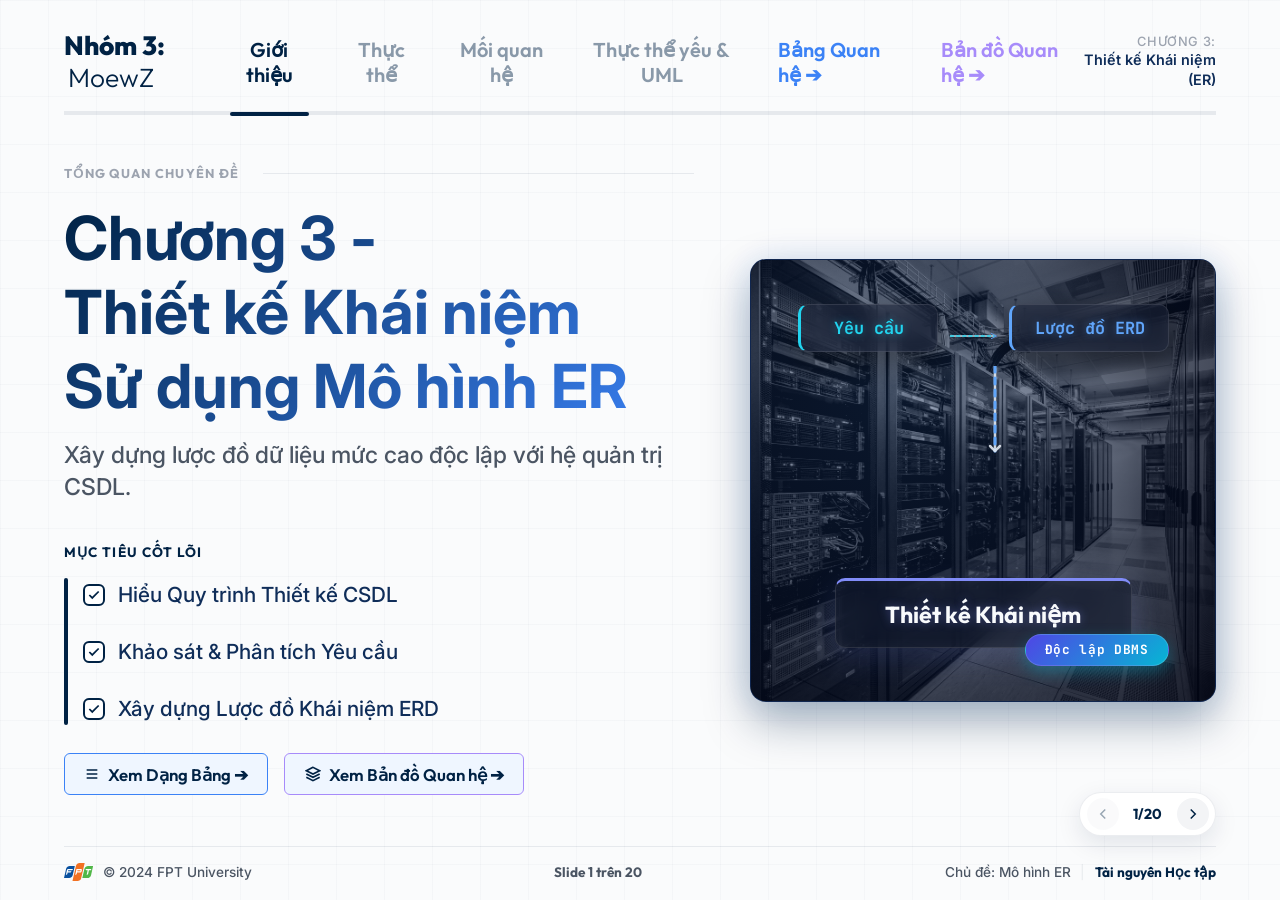
<file: presentation/index.html>
<!DOCTYPE html>
<html lang="vi">
<head>
  <meta charset="UTF-8">
  <meta name="viewport" content="width=device-width, initial-scale=1.0">
  <title>DBMS 101: Thiết kế Cơ sở Dữ liệu với Mô hình ER</title>
  <!-- SEO Meta Tags -->
  <meta name="description" content="Slide thuyết trình tương tác Chương 3: Thiết kế Khái niệm sử dụng Mô hình Thực thể - Quan hệ (ER). Dành cho môn học Hệ quản trị Cơ sở Dữ liệu.">
  <meta name="keywords" content="Mô hình ER, Thiết kế CSDL, Thực thể yếu, Ràng buộc Bản số, Sơ đồ Lớp UML, Quan hệ Tam phân">
  <!-- Google Fonts -->
  <link rel="preconnect" href="https://fonts.googleapis.com">
  <link rel="preconnect" href="https://fonts.gstatic.com" crossorigin>
  <link href="https://fonts.googleapis.com/css2?family=Inter:wght@300;400;500;600;700&family=Outfit:wght@300;400;500;600;700;800&family=JetBrains+Mono:wght@400;500;600&display=swap" rel="stylesheet">
  <!-- Stylesheet -->
  <link rel="stylesheet" href="style.css">
</head>
<body>
  <!-- Blueprint-like Background Grid -->
  <div class="grid-background" id="grid-bg"></div>

  <!-- Main Presentation Layout -->
  <div class="presentation-container">
    
    <!-- HEADER (Global across slides) -->
    <header class="presentation-header">
      <div class="header-logo">
        <span class="logo-bold">Nhóm 3:</span>
        <span class="logo-light">MoewZ</span>
      </div>
      <nav class="header-nav">
        <button class="nav-item active" data-slide="1" id="nav-intro">Giới thiệu</button>
        <button class="nav-item" data-slide="4" id="nav-entity">Thực thể</button>
        <button class="nav-item" data-slide="10" id="nav-relationship">Mối quan hệ</button>
        <button class="nav-item" data-slide="14" id="nav-uml">Thực thể yếu & UML</button>
        <a href="relational_schema.html" target="_blank" class="nav-item" style="text-decoration: none; color: var(--color-blue); display: inline-flex; align-items: center; gap: 0.25rem;">Bảng Quan hệ ➔</a>
        <a href="relational_diagram.html" target="_blank" class="nav-item" style="text-decoration: none; color: #a78bfa; display: inline-flex; align-items: center; gap: 0.25rem;">Bản đồ Quan hệ ➔</a>
      </nav>
      <div class="header-sub">
        <span class="sub-chapter">Chương 3:</span>
        <span class="sub-topic">Thiết kế Khái niệm (ER)</span>
      </div>
      <!-- Thin dynamic progress bar at the bottom of header -->
      <div class="progress-bar-container">
        <div class="progress-bar-fill" id="slide-progress"></div>
      </div>
    </header>

    <!-- SLIDES WRAPPER -->
    <main class="slides-wrapper">
      
      <!-- SLIDE 1: TIÊU ĐỀ & TỔNG QUAN -->
      <section class="slide active" id="slide-1" data-index="1">
        <div class="slide-grid slide-intro-grid">
          <!-- Left Column -->
          <div class="intro-left">
            <div class="module-overview">
              <span class="overview-text">TỔNG QUAN CHUYÊN ĐỀ</span>
              <div class="overview-line"></div>
            </div>
            
            <h1 class="slide-title animate-title">
              Chương 3 -<br>Thiết kế Khái niệm<br>Sử dụng Mô hình ER
            </h1>
            <p class="slide-subtitle animate-subtitle">Xây dựng lược đồ dữ liệu mức cao độc lập với hệ quản trị CSDL.</p>
            
            <div class="objectives-container animate-objectives">
              <span class="objectives-label">Mục tiêu Cốt lõi</span>
              <div class="objectives-list-wrapper">
                <div class="objectives-line-indicator"></div>
                <ul class="objectives-list">
                  <li class="objective-item" tabindex="0">
                    <div class="custom-checkbox">
                      <svg class="check-icon" viewBox="0 0 24 24" fill="none" stroke="currentColor" stroke-width="3">
                        <polyline points="20 6 9 17 4 12"></polyline>
                      </svg>
                    </div>
                    <span class="objective-text">Hiểu Quy trình Thiết kế CSDL</span>
                  </li>
                  <li class="objective-item" tabindex="0">
                    <div class="custom-checkbox">
                      <svg class="check-icon" viewBox="0 0 24 24" fill="none" stroke="currentColor" stroke-width="3">
                        <polyline points="20 6 9 17 4 12"></polyline>
                      </svg>
                    </div>
                    <span class="objective-text">Khảo sát & Phân tích Yêu cầu</span>
                  </li>
                  <li class="objective-item" tabindex="0">
                    <div class="custom-checkbox">
                      <svg class="check-icon" viewBox="0 0 24 24" fill="none" stroke="currentColor" stroke-width="3">
                        <polyline points="20 6 9 17 4 12"></polyline>
                      </svg>
                    </div>
                    <span class="objective-text">Xây dựng Lược đồ Khái niệm ERD</span>
                  </li>
                </ul>
              </div>
            </div>
            
            <div class="intro-actions animate-subtitle" style="margin-top: 1.5rem; display: flex; gap: 1rem;">
              <a href="relational_schema.html" target="_blank" class="action-btn active" style="text-decoration: none; display: inline-flex; align-items: center; gap: 0.5rem; font-size: 1.05rem; padding: 0.6rem 1.2rem; border-color: var(--color-blue); color: var(--color-navy);">
                <svg width="16" height="16" viewBox="0 0 24 24" fill="none" stroke="currentColor" stroke-width="2.5" style="vertical-align: middle;">
                  <path d="M4 6h16M4 12h16M4 18h16"></path>
                </svg>
                Xem Dạng Bảng ➔
              </a>
              <a href="relational_diagram.html" target="_blank" class="action-btn active" style="text-decoration: none; display: inline-flex; align-items: center; gap: 0.5rem; font-size: 1.05rem; padding: 0.6rem 1.2rem; border-color: #a78bfa; color: var(--color-navy);">
                <svg width="16" height="16" viewBox="0 0 24 24" fill="none" stroke="currentColor" stroke-width="2.5" style="vertical-align: middle;">
                  <path d="M12 2L2 7l10 5 10-5-10-5zM2 17l10 5 10-5M2 12l10 5 10-5"></path>
                </svg>
                Xem Bản đồ Quan hệ ➔
              </a>
            </div>
          </div>
          
          <!-- Right Column -->
          <div class="intro-right">
            <div class="server-image-container animate-server">
              <!-- Overlay Server Image -->
              <img src="server_rack.png" alt="Server Background" class="server-bg-image">
              <div class="server-overlay-tint"></div>
              
              <!-- Floating Visual Schema Elements -->
              <div class="floating-elements-layer">
                <!-- Requirements Card -->
                <div class="floating-card card-entities" style="--delay: 0.2s; width: 140px;">
                  <span class="mono-label">Yêu cầu</span>
                </div>
                
                <!-- Horizontal Connecting Laser -->
                <div class="arrow-container" style="--delay: 0.4s; left: calc(10% + 140px + 10px); right: calc(10% + 160px + 10px);">
                  <svg class="connecting-arrow" viewBox="0 0 100 20" fill="none">
                    <path class="arrow-line-bg" d="M 5,10 H 90" stroke="rgba(255,255,255,0.15)" stroke-width="1.8"></path>
                    <path class="arrow-line-flow" d="M 5,10 H 90" stroke="#22d3ee" stroke-width="2" stroke-dasharray="6 6" style="animation: flowLineAnim 1.2s linear infinite;"></path>
                    <polyline points="85 5 95 10 85 15" stroke="#60a5fa" stroke-width="1.8" stroke-linecap="round" stroke-linejoin="round"></polyline>
                  </svg>
                </div>
                
                <!-- ERD Card -->
                <div class="floating-card card-attributes" style="--delay: 0.6s; width: 160px;">
                  <span class="mono-label">Lược đồ ERD</span>
                </div>

                <!-- Vertical Flowing Indicator -->
                <div class="center-line-indicator" style="--delay: 0.8s; background: none; border: none; width: 24px; height: 100px; padding: 0;">
                  <svg style="width: 24px; height: 100px;" viewBox="0 0 24 100" fill="none">
                    <path class="arrow-line-bg" d="M12,0 L12,85" stroke="rgba(255,255,255,0.15)" stroke-width="2"></path>
                    <path class="arrow-line-flow" d="M12,0 L12,85" stroke="#60a5fa" stroke-width="2.5" stroke-dasharray="6 6" style="animation: flowLineAnim 1.2s linear infinite;"></path>
                    <path class="arrow-head" d="M7,80 L12,85 L17,80" stroke="#818cf8" stroke-width="2" stroke-linecap="round" stroke-linejoin="round"></path>
                  </svg>
                </div>
                
                <!-- Conceptual Design Card -->
                <div class="floating-card card-physical-schema" style="--delay: 1s;">
                  <span class="schema-title">Thiết kế Khái niệm</span>
                </div>
                
                <!-- DBMS Independent Capsule Tag -->
                <div class="tag-pk-fk" style="--delay: 1.2s;">
                  <span>Độc lập DBMS</span>
                </div>
              </div>
            </div>
          </div>
        </div>
      </section>

      <!-- SLIDE 2: CÁC GIAI ĐOẠN THIẾT KẾ CSDL -->
      <section class="slide" id="slide-2" data-index="2">
        <div class="companion-slide-container">
          <div class="companion-left">
            <div class="module-overview">
              <span class="overview-text">QUY TRÌNH THIẾT KẾ</span>
              <div class="overview-line"></div>
            </div>
            <h1 class="slide-title">Các Pha Thiết Kế Cơ Bản</h1>
            <p class="slide-subtitle">Sự chuyển dịch từ Yêu cầu người dùng sang Lược đồ vật lý.</p>
            
            <div class="interactive-relational-controls" style="flex-direction: column; gap: 1rem; align-items: flex-start; margin-top: 1.5rem;">
              <button class="action-btn active" id="btn-phase-independent" style="width: 280px; text-align: left;">1. Pha độc lập DBMS (Mức cao)</button>
              <button class="action-btn" id="btn-phase-dependent" style="width: 280px; text-align: left;">2. Pha phụ thuộc DBMS (Mức thấp)</button>
            </div>

            <!-- Dynamic Description Card -->
            <div class="phase-desc-panel" id="phase-desc-panel">
              <div class="phase-desc-title">Chi tiết giai đoạn:</div>
              <div class="phase-desc-text" id="phase-desc-text">Pha độc lập DBMS: Khảo sát và phân tích yêu cầu từ phía người dùng, sau đó phác thảo mô hình khái niệm (ERD) hoàn toàn độc lập với phần cứng và phần mềm DBMS cụ thể.</div>
            </div>
          </div>
          
          <div class="companion-right">
            <div class="relational-table-interactive animate-table" style="padding: 1.2rem; min-height: 460px; display: flex; flex-direction: column; justify-content: center;">
              <div class="table-title" id="phase-viz-title" style="margin-bottom: 1.5rem;">Sơ đồ Luồng Thiết kế: Độc lập với DBMS</div>
              
              <!-- Flowchart Representation -->
              <div class="flowchart-container" style="display: flex; flex-direction: column; gap: 0.2rem; align-items: center; justify-content: center; height: auto;">
                <!-- Node 1 -->
                <div class="flow-node highlight" id="flow-req">
                  <div class="flow-node-content">
                    <div class="flow-node-icon-wrapper">
                      <svg class="flow-node-icon" viewBox="0 0 24 24" fill="none" stroke="currentColor" stroke-width="2" stroke-linecap="round" stroke-linejoin="round">
                        <path d="M14 2H6a2 2 0 0 0-2 2v16a2 2 0 0 0 2 2h12a2 2 0 0 0 2-2V8z"></path>
                        <polyline points="14 2 14 8 20 8"></polyline>
                        <circle cx="11" cy="14" r="3"></circle>
                        <line x1="18" y1="18" x2="13.5" y2="13.5"></line>
                      </svg>
                    </div>
                    <div class="flow-node-details">
                      <span class="flow-node-num">Bước 1</span>
                      <span class="flow-node-title">Thu thập & Phân tích Yêu cầu</span>
                    </div>
                  </div>
                </div>

                <!-- Arrow 0 -->
                <div class="flow-arrow highlight" id="flow-arr-0">
                  <svg class="flow-arrow-svg" viewBox="0 0 24 40">
                    <path class="arrow-line-bg" d="M12,0 L12,30"></path>
                    <path class="arrow-line-flow" d="M12,0 L12,30"></path>
                    <path class="arrow-head" d="M7,23 L12,28 L17,23"></path>
                  </svg>
                </div>

                <!-- Node 2 -->
                <div class="flow-node highlight" id="flow-conceptual">
                  <div class="flow-node-content">
                    <div class="flow-node-icon-wrapper">
                      <svg class="flow-node-icon" viewBox="0 0 24 24" fill="none" stroke="currentColor" stroke-width="2" stroke-linecap="round" stroke-linejoin="round">
                        <polygon points="12 2 2 7 12 12 22 7 12 2"></polygon>
                        <polyline points="2 17 12 22 22 17"></polyline>
                        <polyline points="2 12 12 17 22 12"></polyline>
                      </svg>
                    </div>
                    <div class="flow-node-details">
                      <span class="flow-node-num">Bước 2</span>
                      <span class="flow-node-title">Thiết kế Khái niệm (Conceptual Schema)</span>
                    </div>
                  </div>
                </div>

                <!-- Arrow 1 -->
                <div class="flow-arrow" id="flow-arr-1">
                  <svg class="flow-arrow-svg" viewBox="0 0 24 40">
                    <path class="arrow-line-bg" d="M12,0 L12,30"></path>
                    <path class="arrow-line-flow" d="M12,0 L12,30"></path>
                    <path class="arrow-head" d="M7,23 L12,28 L17,23"></path>
                  </svg>
                </div>

                <!-- Node 3 -->
                <div class="flow-node" id="flow-logical">
                  <div class="flow-node-content">
                    <div class="flow-node-icon-wrapper">
                      <svg class="flow-node-icon" viewBox="0 0 24 24" fill="none" stroke="currentColor" stroke-width="2" stroke-linecap="round" stroke-linejoin="round">
                        <rect x="3" y="3" width="18" height="18" rx="2" ry="2"></rect>
                        <line x1="3" y1="9" x2="21" y2="9"></line>
                        <line x1="3" y1="15" x2="21" y2="15"></line>
                        <line x1="10" y1="9" x2="10" y2="21"></line>
                      </svg>
                    </div>
                    <div class="flow-node-details">
                      <span class="flow-node-num">Bước 3</span>
                      <span class="flow-node-title">Thiết kế Logic (Logical Schema)</span>
                    </div>
                  </div>
                </div>

                <!-- Arrow 2 -->
                <div class="flow-arrow" id="flow-arr-2">
                  <svg class="flow-arrow-svg" viewBox="0 0 24 40">
                    <path class="arrow-line-bg" d="M12,0 L12,30"></path>
                    <path class="arrow-line-flow" d="M12,0 L12,30"></path>
                    <path class="arrow-head" d="M7,23 L12,28 L17,23"></path>
                  </svg>
                </div>

                <!-- Node 4 -->
                <div class="flow-node" id="flow-physical">
                  <div class="flow-node-content">
                    <div class="flow-node-icon-wrapper">
                      <svg class="flow-node-icon" viewBox="0 0 24 24" fill="none" stroke="currentColor" stroke-width="2" stroke-linecap="round" stroke-linejoin="round">
                        <ellipse cx="12" cy="5" rx="9" ry="3"></ellipse>
                        <path d="M3 5v14c0 1.66 4 3 9 3s9-1.34 9-3V5"></path>
                        <path d="M3 12c0 1.66 4 3 9 3s9-1.34 9-3"></path>
                      </svg>
                    </div>
                    <div class="flow-node-details">
                      <span class="flow-node-num">Bước 4</span>
                      <span class="flow-node-title">Thiết kế Vật lý (Physical Schema)</span>
                    </div>
                  </div>
                </div>
              </div>
            </div>
          </div>
        </div>
      </section>

      <!-- SLIDE 3: CSDL MẪU COMPANY -->
      <section class="slide" id="slide-3" data-index="3">
        <div class="pillars-title-area">
          <h1 class="slide-title pillars-main-title">CSDL Mẫu COMPANY (Công Ty)</h1>
          <div class="pillars-title-line"></div>
        </div>
        
        <!-- 3-Column Grid of Cards with Relationships -->
        <div class="pillars-content-grid" style="grid-template-columns: 1fr; height: calc(100% - 4.5rem); position: relative; display: flex; align-items: flex-start; justify-content: center;">
          <div class="pillars-grid" style="grid-template-columns: repeat(3, 1fr); grid-template-rows: repeat(2, 1fr); gap: 5.5rem 9.5rem; width: 100%; max-width: 1450px; height: 480px; position: relative; z-index: 2; margin-top: 7.5rem;">
            
            <!-- Card 1: Phòng Ban (Col 1, Row 1) -->
            <div class="pillar-card animate-card" id="card-dept" style="--card-index: 1; grid-column: 1; grid-row: 1; margin: 0;">
              <div class="pillar-header" style="margin-bottom: 0.5rem;">
                <span class="pillar-num" style="background: none; border: none; width: auto; height: auto; font-size: 1.3rem; font-weight: 700; color: var(--color-navy);">🏢 PHÒNG_BAN</span>
              </div>
              <p class="pillar-desc" style="font-size: 0.95rem; line-height: 1.45;">
                Tên và số phòng duy nhất, một Người quản lý, nhiều Địa điểm.
              </p>
            </div>
            
            <!-- Card 2: Nhân Viên (Col 2, Row 1) -->
            <div class="pillar-card animate-card" id="card-emp" style="--card-index: 2; grid-column: 2; grid-row: 1; margin: 0;">
              <div class="pillar-header" style="margin-bottom: 0.5rem;">
                <span class="pillar-num" style="background: none; border: none; width: auto; height: auto; font-size: 1.3rem; font-weight: 700; color: var(--color-navy);">👥 NHÂN_VIÊN</span>
              </div>
              <p class="pillar-desc" style="font-size: 0.95rem; line-height: 1.45;">
                Lương, Địa chỉ, Mã số bảo hiểm (SSN), phòng ban làm việc, dự án tham gia.
              </p>
            </div>

            <!-- Card 3: Dự Án (Col 3, Row 1) -->
            <div class="pillar-card animate-card" id="card-proj" style="--card-index: 3; grid-column: 3; grid-row: 1; margin: 0;">
              <div class="pillar-header" style="margin-bottom: 0.5rem;">
                <span class="pillar-num" style="background: none; border: none; width: auto; height: auto; font-size: 1.3rem; font-weight: 700; color: var(--color-navy);">🏗️ DỰ_ÁN</span>
              </div>
              <p class="pillar-desc" style="font-size: 0.95rem; line-height: 1.45;">
                Tên và số hiệu duy nhất, một Địa điểm. Do một Phòng ban quản lý.
              </p>
            </div>
            
            <!-- Card 4: Người Phụ Thuộc (Col 2, Row 2) -->
            <div class="pillar-card animate-card" id="card-dep" style="--card-index: 4; grid-column: 2; grid-row: 2; margin: 0;">
              <div class="pillar-header" style="margin-bottom: 0.5rem;">
                <span class="pillar-num" style="background: none; border: none; width: auto; height: auto; font-size: 1.3rem; font-weight: 700; color: var(--color-navy);">👨‍👩‍👧 NGƯỜI_PHỤ_THUỘC</span>
              </div>
              <p class="pillar-desc" style="font-size: 0.95rem; line-height: 1.45;">
                Tên, giới tính, ngày sinh và mối liên kết với Nhân viên bảo lãnh.
              </p>
            </div>
 
            <!-- SVG connection lines with fixed viewBox coordinate system -->
            <svg viewBox="0 0 1450 480" style="position: absolute; top: 0; left: 0; width: 100%; height: 100%; pointer-events: none; z-index: -1; overflow: visible;">
              <!-- Line 1: PHÒNG_BAN (191, 98) to NHÂN_VIÊN (725, 98) -->
              <g class="connection-group" id="conn-dept-emp">
                <line class="conn-line-bg" x1="191" y1="98" x2="725" y2="98"></line>
                <line class="conn-line-flow" x1="191" y1="98" x2="725" y2="98"></line>
              </g>
              
              <!-- Line 2: NHÂN_VIÊN (725, 98) to DỰ_ÁN (1259, 98) -->
              <g class="connection-group" id="conn-emp-proj">
                <line class="conn-line-bg" x1="725" y1="98" x2="1259" y2="98"></line>
                <line class="conn-line-flow" x1="725" y1="98" x2="1259" y2="98"></line>
              </g>
              
              <!-- Line 3: NHÂN_VIÊN (725, 98) to NGƯỜI_PHỤ_THUỘC (725, 382) -->
              <g class="connection-group" id="conn-emp-dep">
                <line class="conn-line-bg" x1="725" y1="98" x2="725" y2="382"></line>
                <line class="conn-line-flow" x1="725" y1="98" x2="725" y2="382"></line>
              </g>
              
              <!-- Line 4 (Curved): PHÒNG_BAN (191, 0) to DỰ_ÁN (1259, 0) -->
              <g class="connection-group" id="conn-dept-proj">
                <path class="conn-line-bg" d="M 191 0 Q 725 -180 1259 0" fill="none"></path>
                <path class="conn-line-flow" d="M 191 0 Q 725 -180 1259 0" fill="none"></path>
              </g>
            </svg>
 
            <!-- Relationship badges positioned exactly on path midpoints -->
            <!-- 1. vertical: NHÂN_VIÊN -> PHÒNG_BAN -->
            <div class="relationship-badge" id="badge-work" style="position: absolute; left: 31.8%; top: 12%; transform: translate(-50%, -50%); z-index: 10;">Làm việc tại (1:N)</div>
            
            <!-- 2. horizontal: NHÂN_VIÊN -> DỰ_ÁN -->
            <div class="relationship-badge" id="badge-work-on" style="position: absolute; left: 68.2%; top: 12%; transform: translate(-50%, -50%); z-index: 10;">Tham gia (N:N)</div>
            
            <!-- 3. vertical: NHÂN_VIÊN -> NGƯỜI_PHỤ_THUỘC -->
            <div class="relationship-badge" id="badge-depend" style="position: absolute; left: 50%; top: 50%; transform: translate(-50%, -50%); z-index: 10;">Bảo lãnh (1:N)</div>
            
            <!-- 4. curved: PHÒNG_BAN -> DỰ_ÁN -->
            <div class="relationship-badge" id="badge-control" style="position: absolute; left: 50%; top: -17%; transform: translate(-50%, -50%); z-index: 10;">Kiểm soát (1:N)</div>

          </div>
        </div>
      </section>

      <!-- SLIDE 4: THỰC THỂ VÀ THUỘC TÍNH -->
      <section class="slide" id="slide-4" data-index="4">
        <div class="companion-slide-container">
          <div class="companion-left">
            <div class="module-overview">
              <span class="overview-text">THÀNH PHẦN CƠ BẢN</span>
              <div class="overview-line"></div>
            </div>
            <h1 class="slide-title">Thực Thể & Thuộc Tính</h1>
            <p class="slide-subtitle">Các viên gạch đặt nền móng cho mô hình khái niệm ERD.</p>
            
            <div class="objectives-container animate-objectives" style="margin-top: 2rem;">
              <div class="objectives-list-wrapper">
                <div class="objectives-line-indicator"></div>
                <ul class="objectives-list" style="gap: 1.5rem;">
                  <li class="objective-item checked" style="cursor: default;">
                    <div class="custom-checkbox"><svg class="check-icon" viewBox="0 0 24 24" fill="none" stroke="currentColor" stroke-width="3" style="opacity:1; transform:scale(1);"><polyline points="20 6 9 17 4 12"></polyline></svg></div>
                    <span class="objective-text"><strong>Thực thể (Entity):</strong> Đối tượng có sự tồn tại độc lập (vật lý hoặc khái niệm).</span>
                  </li>
                  <li class="objective-item checked" style="cursor: default;">
                    <div class="custom-checkbox"><svg class="check-icon" viewBox="0 0 24 24" fill="none" stroke="currentColor" stroke-width="3" style="opacity:1; transform:scale(1);"><polyline points="20 6 9 17 4 12"></polyline></svg></div>
                    <span class="objective-text"><strong>Tập thực thể (Entity Set):</strong> Tập hợp các thực thể cùng loại (extension).</span>
                  </li>
                  <li class="objective-item checked" style="cursor: default;">
                    <div class="custom-checkbox"><svg class="check-icon" viewBox="0 0 24 24" fill="none" stroke="currentColor" stroke-width="3" style="opacity:1; transform:scale(1);"><polyline points="20 6 9 17 4 12"></polyline></svg></div>
                    <span class="objective-text"><strong>Thuộc tính (Attribute):</strong> Các đặc tính dùng để mô tả thực thể.</span>
                  </li>
                </ul>
              </div>
            </div>
          </div>
          
          <div class="companion-right">
            <!-- Diagram view for slide 4 -->
            <div class="relational-table-interactive animate-table" style="padding: 2rem; display: flex; align-items: center; justify-content: center; height: 350px;">
              <svg width="480" height="300" viewBox="0 0 480 300" style="color: var(--color-navy); overflow: visible;">
                <!-- Entity Rectangle -->
                <g class="diagram-entity-node" id="slide4-entity">
                  <rect x="150" y="120" width="180" height="60" fill="none" stroke="currentColor" stroke-width="2.5" rx="8"></rect>
                  <text x="240" y="156" font-family="var(--font-title)" font-weight="700" font-size="18" fill="currentColor" text-anchor="middle">NHÂN_VIÊN</text>
                </g>
                
                <!-- Attribute 1: MãNV (Key) -->
                <g class="diagram-attr-node" id="slide4-attr-manv">
                  <ellipse cx="90" cy="50" rx="55" ry="24" fill="none" stroke="currentColor" stroke-width="1.8"></ellipse>
                  <text x="90" y="54" font-family="var(--font-mono)" font-size="14" fill="currentColor" text-anchor="middle" text-decoration="underline">MãNV</text>
                </g>
                <g class="connection-group" id="slide4-conn-manv">
                  <line class="conn-line-bg" x1="90" y1="74" x2="160" y2="120"></line>
                  <line class="conn-line-flow" x1="90" y1="74" x2="160" y2="120"></line>
                </g>
                
                <!-- Attribute 2: HọTên -->
                <g class="diagram-attr-node" id="slide4-attr-hoten">
                  <ellipse cx="390" cy="50" rx="55" ry="24" fill="none" stroke="currentColor" stroke-width="1.8"></ellipse>
                  <text x="390" y="54" font-family="var(--font-body)" font-size="14" fill="currentColor" text-anchor="middle">HọTên</text>
                </g>
                <g class="connection-group" id="slide4-conn-hoten">
                  <line class="conn-line-bg" x1="390" y1="74" x2="320" y2="120"></line>
                  <line class="conn-line-flow" x1="390" y1="74" x2="320" y2="120"></line>
                </g>
                
                <!-- Attribute 3: Lương -->
                <g class="diagram-attr-node" id="slide4-attr-luong">
                  <ellipse cx="240" cy="250" rx="55" ry="24" fill="none" stroke="currentColor" stroke-width="1.8"></ellipse>
                  <text x="240" y="254" font-family="var(--font-body)" font-size="14" fill="currentColor" text-anchor="middle">Lương</text>
                </g>
                <g class="connection-group" id="slide4-conn-luong">
                  <line class="conn-line-bg" x1="240" y1="226" x2="240" y2="180"></line>
                  <line class="conn-line-flow" x1="240" y1="226" x2="240" y2="180"></line>
                </g>
              </svg>
            </div>
          </div>
        </div>
      </section>

      <!-- SLIDE 5: THUỘC TÍNH ĐƠN & THUỘC TÍNH PHỨC HỢP -->
      <section class="slide" id="slide-5" data-index="5">
        <div class="companion-slide-container">
          <div class="companion-left">
            <div class="module-overview">
              <span class="overview-text">PHÂN LOẠI THUỘC TÍNH (PHẦN 1)</span>
              <div class="overview-line"></div>
            </div>
            <h1 class="slide-title">Đơn Trị & Phức Hợp</h1>
            <p class="slide-subtitle">Cách tổ chức dữ liệu dạng cây phân cấp (Figure 3.4).</p>
            
            <div class="objectives-container animate-objectives" style="margin-top: 1.5rem;">
              <div class="objectives-list-wrapper">
                <div class="objectives-line-indicator"></div>
                <div class="objective-desc" style="font-size: 1.15rem; line-height: 1.6; color: var(--color-gray);">
                  <p id="slide5-bullet-simple" style="transition: all 0.3s ease;">🔹 <strong>Thuộc tính đơn (Simple/Atomic):</strong> Giá trị nguyên tố, không thể chia nhỏ hơn nữa. Ví dụ: <code>SốGiường</code>, <code>TìnhTrạng</code>.</p>
                  <p id="slide5-bullet-composite" style="transition: all 0.3s ease; margin-top: 1rem;">🔹 <strong>Thuộc tính phức hợp (Composite):</strong> Có thể chia nhỏ thành các thuộc tính thành phần độc lập. Hữu ích khi người dùng lúc muốn truy vấn cả cụm, lúc muốn lấy từng phần nhỏ.</p>
                </div>
              </div>
            </div>
          </div>
          
          <div class="companion-right">
            <!-- Tree chart for composite attributes -->
            <div class="relational-table-interactive animate-table" style="padding: 2rem; display: flex; align-items: center; justify-content: center; height: 350px;">
              <svg width="540" height="300" viewBox="0 0 540 300" style="color: var(--color-blue); overflow: visible;">
                <!-- Root Node: ĐịaChỉPhòng -->
                <g class="diagram-attr-node composite-root" id="slide5-root">
                  <ellipse cx="270" cy="50" rx="90" ry="26" fill="none" stroke="currentColor" stroke-width="2.5"></ellipse>
                  <text x="270" y="55" font-family="var(--font-title)" font-weight="700" font-size="15" fill="currentColor" text-anchor="middle">ĐịaChỉPhòng</text>
                </g>

                <!-- Leaf 1: TênDom -->
                <g class="diagram-attr-node" id="slide5-leaf-dom">
                  <ellipse cx="75" cy="240" rx="55" ry="24" fill="none" stroke="currentColor" stroke-width="1.8"></ellipse>
                  <text x="75" y="238" font-family="var(--font-body)" font-weight="600" font-size="13" fill="currentColor" text-anchor="middle">TênDom</text>
                  <text x="75" y="253" font-family="var(--font-body)" font-size="11" fill="var(--color-gray)" text-anchor="middle">(Dom D)</text>
                </g>
                <g class="connection-group" id="slide5-conn-dom">
                  <line class="conn-line-bg" x1="270" y1="76" x2="75" y2="216"></line>
                  <line class="conn-line-flow" x1="270" y1="76" x2="75" y2="216"></line>
                </g>

                <!-- Leaf 2: SốTầng -->
                <g class="diagram-attr-node" id="slide5-leaf-tang">
                  <ellipse cx="205" cy="240" rx="55" ry="24" fill="none" stroke="currentColor" stroke-width="1.8"></ellipse>
                  <text x="205" y="238" font-family="var(--font-body)" font-weight="600" font-size="13" fill="currentColor" text-anchor="middle">SốTầng</text>
                  <text x="205" y="253" font-family="var(--font-body)" font-size="11" fill="var(--color-gray)" text-anchor="middle">(Tầng 3)</text>
                </g>
                <g class="connection-group" id="slide5-conn-tang">
                  <line class="conn-line-bg" x1="270" y1="76" x2="205" y2="216"></line>
                  <line class="conn-line-flow" x1="270" y1="76" x2="205" y2="216"></line>
                </g>

                <!-- Leaf 3: SốPhòng -->
                <g class="diagram-attr-node" id="slide5-leaf-phong">
                  <ellipse cx="335" cy="240" rx="55" ry="24" fill="none" stroke="currentColor" stroke-width="1.8"></ellipse>
                  <text x="335" y="238" font-family="var(--font-body)" font-weight="600" font-size="13" fill="currentColor" text-anchor="middle">SốPhòng</text>
                  <text x="335" y="253" font-family="var(--font-body)" font-size="11" fill="var(--color-gray)" text-anchor="middle">(Phòng 312)</text>
                </g>
                <g class="connection-group" id="slide5-conn-phong">
                  <line class="conn-line-bg" x1="270" y1="76" x2="335" y2="216"></line>
                  <line class="conn-line-flow" x1="270" y1="76" x2="335" y2="216"></line>
                </g>

                <!-- Leaf 4: SốGiường -->
                <g class="diagram-attr-node" id="slide5-leaf-giuong">
                  <ellipse cx="465" cy="240" rx="55" ry="24" fill="none" stroke="currentColor" stroke-width="1.8"></ellipse>
                  <text x="465" y="238" font-family="var(--font-body)" font-weight="600" font-size="13" fill="currentColor" text-anchor="middle">SốGiường</text>
                  <text x="465" y="253" font-family="var(--font-body)" font-size="11" fill="var(--color-gray)" text-anchor="middle">(Giường 4)</text>
                </g>
                <g class="connection-group" id="slide5-conn-giuong">
                  <line class="conn-line-bg" x1="270" y1="76" x2="465" y2="216"></line>
                  <line class="conn-line-flow" x1="270" y1="76" x2="465" y2="216"></line>
                </g>
              </svg>
            </div>
          </div>
        </div>
      </section>

      <!-- SLIDE 6: THUỘC TÍNH ĐƠN TRỊ & ĐA TRỊ, LƯU TRỮ & DẪN XUẤT -->
      <section class="slide" id="slide-6" data-index="6">
        <div class="companion-slide-container">
          <div class="companion-left">
            <div class="module-overview">
              <span class="overview-text">PHÂN LOẠI THUỘC TÍNH (PHẦN 2)</span>
              <div class="overview-line"></div>
            </div>
            <h1 class="slide-title">Đa Trị & Dẫn Xuất</h1>
            <p class="slide-subtitle">Xử lý các thuộc tính động và tập hợp giá trị.</p>
            
            <div class="objectives-container animate-objectives" style="margin-top: 1.5rem;">
              <div class="objectives-list-wrapper">
                <div class="objectives-line-indicator"></div>
                <div class="objective-desc" style="font-size: 1.15rem; line-height: 1.6; color: var(--color-gray);">
                  <p id="slide6-bullet-single" style="transition: all 0.3s ease;">🔹 <strong>Đơn trị (Single-valued):</strong> Chỉ có đúng 1 giá trị cho mỗi thực thể. Ví dụ: <code>NgàyNhậnPhòng</code>.</p>
                  <p id="slide6-bullet-multivalued" style="transition: all 0.3s ease; margin-top: 0.8rem;">🔹 <strong>Đa trị (Multivalued):</strong> Có thể chứa một tập hợp giá trị cho cùng 1 thực thể. Ký hiệu: <strong>Hình bầu dục viền kép</strong>. Ví dụ: <code>{TiệnNghi}</code> (Điều hòa, Tủ lạnh...), <code>{SinhViênLưuTrú}</code>.</p>
                  <p id="slide6-bullet-derived" style="transition: all 0.3s ease; margin-top: 0.8rem;">🔹 <strong>Dẫn xuất (Derived):</strong> Giá trị được tính từ thuộc tính khác. Ký hiệu: <strong>Hình bầu dục nét đứt</strong>. Ví dụ: <code>SốNgàyLưuTrú</code> (tính từ NgàyNhậnPhòng).</p>
                </div>
              </div>
            </div>
          </div>
          
          <div class="companion-right">
            <div class="relational-table-interactive animate-table" style="padding: 1.5rem; min-height: 380px; display: flex; flex-direction: column; justify-content: space-between;">
              <div class="table-title">Ký hiệu ER & Bộ tính toán Lưu trú KTX Dom D</div>
              
              <!-- SVG Notation Diagram -->
              <div style="display: flex; justify-content: center; margin-bottom: 0.5rem; border-bottom: 1px dashed var(--color-border); padding-bottom: 0.8rem;">
                <svg width="450" height="150" viewBox="0 0 450 150" style="color: var(--color-navy); overflow: visible;">
                  <!-- Entity Rectangle -->
                  <g class="diagram-entity-node" id="slide6-entity">
                    <rect x="160" y="80" width="130" height="45" fill="none" stroke="currentColor" stroke-width="2.5" rx="6"></rect>
                    <text x="225" y="107" font-family="var(--font-title)" font-weight="700" font-size="13" fill="currentColor" text-anchor="middle">PHÒNG_KTX</text>
                  </g>
                  
                  <!-- Multivalued: {TiệnNghi} (Double Ellipse) -->
                  <g class="diagram-attr-node" id="slide6-attr-tiennghi">
                    <ellipse cx="70" cy="30" rx="55" ry="20" fill="none" stroke="currentColor" stroke-width="1.8"></ellipse>
                    <ellipse cx="70" cy="30" rx="49" ry="15" fill="none" stroke="currentColor" stroke-width="0.8"></ellipse>
                    <text x="70" y="34" font-family="var(--font-body)" font-size="11" fill="currentColor" text-anchor="middle">TiệnNghi</text>
                    <text x="70" y="65" font-family="var(--font-mono)" font-size="10" fill="var(--color-blue)" font-weight="600" text-anchor="middle">Đa trị {}</text>
                  </g>
                  <g class="connection-group" id="slide6-conn-tiennghi">
                    <line class="conn-line-bg" x1="75" y1="48" x2="170" y2="80"></line>
                    <line class="conn-line-flow" x1="75" y1="48" x2="170" y2="80"></line>
                  </g>
                  
                  <!-- Derived: ((SốNgàyLưuTrú)) (Dashed Ellipse) -->
                  <g class="diagram-attr-node" id="slide6-attr-songay">
                    <ellipse cx="380" cy="30" rx="65" ry="20" fill="none" stroke="currentColor" stroke-width="1.8" stroke-dasharray="4 4"></ellipse>
                    <text x="380" y="34" font-family="var(--font-body)" font-size="11" fill="currentColor" text-anchor="middle">SốNgàyLưuTrú</text>
                    <text x="380" y="65" font-family="var(--font-mono)" font-size="10" fill="var(--color-blue)" font-weight="600" text-anchor="middle">Dẫn xuất ()</text>
                  </g>
                  <g class="connection-group" id="slide6-conn-songay">
                    <line class="conn-line-bg" x1="375" y1="48" x2="280" y2="80"></line>
                    <line class="conn-line-flow" x1="375" y1="48" x2="280" y2="80"></line>
                  </g>
                </svg>
              </div>

              <div id="slide6-calculator-box" style="background: var(--color-gray-bg); border-radius: 8px; padding: 1rem; display: flex; flex-direction: column; gap: 0.8rem; border: 1px solid var(--color-border); transition: all 0.3s ease;">
                <div style="display: flex; justify-content: space-between; align-items: center;">
                  <span style="font-weight: 600; font-size: 0.85rem;">Thuộc tính lưu trữ (Ngày nhận phòng):</span>
                  <input type="date" id="input-checkin-date" value="2026-01-01" style="padding: 0.3rem 0.6rem; border-radius: 4px; border: 1px solid var(--color-border); font-family: var(--font-mono); font-size: 0.85rem;">
                </div>
                <div style="display: flex; justify-content: space-between; align-items: center; border-top: 1.5px dashed var(--color-border); padding-top: 0.8rem; margin-top: 0.2rem;">
                  <span style="font-weight: 700; color: var(--color-navy); font-size: 0.9rem;">Thuộc tính Dẫn xuất (Số ngày ở):</span>
                  <span id="txt-derived-days" style="font-family: var(--font-title); font-size: 1.6rem; font-weight: 800; color: var(--color-blue);">152 ngày</span>
                </div>
              </div>
              <div style="font-size: 0.8rem; font-style: italic; color: var(--color-gray-light); text-anchor: middle; margin-top: 0.5rem; text-align: center;">
                Thay đổi ngày nhận phòng ở trên để xem thuộc tính SốNgàyLưuTrú tự động tính toán động.
              </div>
            </div>
          </div>
        </div>
      </section>

      <!-- SLIDE 7: GIÁ TRỊ NULL & THUỘC TÍNH PHỨC TẠP -->
      <section class="slide" id="slide-7" data-index="7">
        <div class="companion-slide-container">
          <div class="companion-left">
            <div class="module-overview">
              <span class="overview-text">GIÁ TRỊ ĐẶC BIỆT & CẤU TRÚC LỒNG</span>
              <div class="overview-line"></div>
            </div>
            <h1 class="slide-title">Giá trị NULL & Lồng nhau</h1>
            <p class="slide-subtitle">Biểu diễn các thuộc tính khuyết thiếu và phức tạp.</p>
            
            <div class="objectives-container animate-objectives" style="margin-top: 1.5rem;">
              <div class="objectives-list-wrapper">
                <div class="objectives-line-indicator"></div>
                <div class="objective-desc" style="font-size: 1.15rem; line-height: 1.6; color: var(--color-gray);">
                  <p>🔹 <strong>Giá trị NULL (Rỗng):</strong> Đại diện cho 3 trường hợp:</p>
                  <ul style="margin-left: 1.5rem; list-style-type: square; margin-top: 0.5rem;">
                    <li>Không áp dụng (Ví dụ: Số căn hộ cho nhà mặt đất)</li>
                    <li>Có giá trị nhưng bị khuyết/mất (Missing)</li>
                    <li>Chưa biết giá trị có tồn tại hay không (Unknown)</li>
                  </ul>
                  <p style="margin-top: 1rem;">🔹 <strong>Thuộc tính phức tạp (Complex):</strong> Cho phép lồng tùy ý các thuộc tính đa trị và phức hợp với nhau.</p>
                </div>
              </div>
            </div>
          </div>
          
          <div class="companion-right" style="display: flex; flex-direction: column; gap: 1rem;">
            <!-- Tree Diagram -->
            <div class="relational-table-interactive animate-table" style="padding: 1rem; min-height: 150px; display: flex; flex-direction: column; justify-content: center;">
              <div class="table-title" style="margin-bottom: 0.5rem; font-size: 0.95rem;">Sơ đồ phân cấp Thuộc tính Phức hợp & Đa trị lồng nhau</div>
              <div style="display: flex; justify-content: center; align-items: center;">
                <svg width="450" height="150" viewBox="0 0 450 150" style="color: var(--color-navy); overflow: visible;">
                  <!-- Root: LiênHệ (Complex) -->
                  <g class="diagram-entity-node" id="slide7-root">
                    <rect x="155" y="10" width="140" height="35" fill="none" stroke="currentColor" stroke-width="2.2" rx="6"></rect>
                    <text x="225" y="32" font-family="var(--font-title)" font-weight="700" font-size="12" fill="currentColor" text-anchor="middle">LiênHệ (Complex)</text>
                  </g>
                  
                  <!-- Leaf 1: {ĐiệnThoại} -->
                  <g class="diagram-attr-node" id="slide7-node-phone">
                    <ellipse cx="90" cy="90" rx="55" ry="20" fill="none" stroke="currentColor" stroke-width="1.8"></ellipse>
                    <ellipse cx="90" cy="90" rx="49" ry="15" fill="none" stroke="currentColor" stroke-width="0.8"></ellipse>
                    <text x="90" y="94" font-family="var(--font-body)" font-size="11" fill="currentColor" text-anchor="middle">{ĐiệnThoại}</text>
                  </g>
                  <g class="connection-group" id="slide7-conn-phone">
                    <line class="conn-line-bg" x1="175" y1="45" x2="110" y2="75"></line>
                    <line class="conn-line-flow" x1="175" y1="45" x2="110" y2="75"></line>
                  </g>
                  
                  <!-- Leaf 2: ĐịaChỉ (Composite) -->
                  <g class="diagram-entity-node" id="slide7-node-diachi">
                    <rect x="250" y="72" width="130" height="35" fill="none" stroke="currentColor" stroke-width="1.8" rx="6"></rect>
                    <text x="315" y="93" font-family="var(--font-title)" font-weight="700" font-size="11" fill="currentColor" text-anchor="middle">ĐịaChỉ (Composite)</text>
                  </g>
                  <g class="connection-group" id="slide7-conn-diachi">
                    <line class="conn-line-bg" x1="260" y1="45" x2="295" y2="72"></line>
                    <line class="conn-line-flow" x1="260" y1="45" x2="295" y2="72"></line>
                  </g>
                  
                  <!-- Small indicators -->
                  <text x="90" y="130" font-family="var(--font-mono)" font-size="10" fill="var(--color-blue)" font-weight="600" text-anchor="middle">Đa trị</text>
                  <text x="315" y="130" font-family="var(--font-mono)" font-size="10" fill="var(--color-blue)" font-weight="600" text-anchor="middle">Phức hợp</text>
                </svg>
              </div>
            </div>

            <!-- JSON Block -->
            <div class="nosql-code-display animate-code" id="slide7-json-block" style="transition: all 0.3s ease;">
              <div class="code-header">
                <span class="code-filename">complex_attribute_nesting.json</span>
                <span class="code-lang">JSON Structure</span>
              </div>
              <pre class="code-block" style="padding: 0.8rem; font-size: 0.85rem; line-height: 1.35;"><code id="slide7-json-code">{
  "nhan_vien": "Nguyễn Văn A",
  <span class="json-lienhe" id="slide7-json-lienhe">"thong_tin_lien_he": {</span>
    <span class="json-phone" id="slide7-json-phone">"dien_thoai": ["090-123456", "098-765432"],</span>
    <span class="json-diachi" id="slide7-json-diachi">"dia_chi": {
      "duong": "123 Nguyễn Trãi",
      "thanh_pho": "Hà Nội",
      "quoc_gia": "Việt Nam"
    }</span>
  <span class="json-lienhe" id="slide7-json-lienhe-close">}</span>
}</code></pre>
            </div>
          </div>
        </div>
      </section>

      <!-- SLIDE 8: KIỂU THỰC THỂ, TẬP THỰC THỂ & RÀNG BUỘC KHÓA -->
      <section class="slide" id="slide-8" data-index="8">
        <div class="companion-slide-container">
          <div class="companion-left">
            <div class="module-overview">
              <span class="overview-text">ĐỊNH DANH & TẬP HỢP</span>
              <div class="overview-line"></div>
            </div>
            <h1 class="slide-title">Kiểu, Tập & Khóa</h1>
            <p class="slide-subtitle">Ràng buộc tính duy nhất (Uniqueness Constraint).</p>
            
            <div class="objectives-container animate-objectives" style="margin-top: 1.5rem;">
              <div class="objectives-list-wrapper">
                <div class="objectives-line-indicator"></div>
                <div class="objective-desc" style="font-size: 1.15rem; line-height: 1.6; color: var(--color-gray);">
                  <p>🔹 <strong>Kiểu thực thể (Entity Type):</strong> Lược đồ (intension) mô tả cấu trúc chung.</p>
                  <p style="margin-top: 0.8rem;">🔹 <strong>Tập thực thể (Entity Set):</strong> Tập hợp các thực thể thực tế (extension) tại một thời điểm.</p>
                  <p style="margin-top: 0.8rem;">🔹 <strong>Thuộc tính Khóa (Key Attribute):</strong> Một hoặc một nhóm thuộc tính có giá trị duy nhất dùng để nhận diện thực thể. Ký hiệu bằng chữ <u>gạch dưới</u> trong hình bầu dục.</p>
                </div>
              </div>
            </div>
          </div>
          
          <div class="companion-right">
            <div class="relational-table-interactive animate-table" style="padding: 1.2rem; min-height: 380px; display: flex; flex-direction: column; justify-content: space-between;">
              <div class="table-title" style="margin-bottom: 0.5rem;">Sơ đồ Ký hiệu Khóa chính (Key Constraint)</div>
              
              <!-- Primary Key SVG representation -->
              <div style="display: flex; justify-content: center; margin-bottom: 0.5rem; border-bottom: 1px dashed var(--color-border); padding-bottom: 0.5rem;">
                <svg width="450" height="120" viewBox="0 0 450 120" style="color: var(--color-navy); overflow: visible;">
                  <!-- Card Entity representation -->
                  <g class="diagram-entity-node" id="slide8-entity">
                    <rect x="150" y="75" width="150" height="40" fill="none" stroke="currentColor" stroke-width="2.5" rx="6"></rect>
                    <text x="225" y="100" font-family="var(--font-title)" font-weight="700" font-size="14" fill="currentColor" text-anchor="middle">CÔNG_DÂN</text>
                  </g>
                  
                  <!-- Attribute Oval 1: SốCCCD (Key) -->
                  <g class="diagram-attr-node" id="slide8-attr-cccd">
                    <ellipse cx="75" cy="25" rx="55" ry="20" fill="none" stroke="currentColor" stroke-width="1.8"></ellipse>
                    <text x="75" y="29" font-family="var(--font-mono)" font-size="11" fill="currentColor" text-anchor="middle" text-decoration="underline">SốCCCD 🔑</text>
                  </g>
                  <g class="connection-group" id="slide8-conn-cccd">
                    <line class="conn-line-bg" x1="75" y1="45" x2="180" y2="75"></line>
                    <line class="conn-line-flow" x1="75" y1="45" x2="180" y2="75"></line>
                  </g>
                  
                  <!-- Attribute Oval 2: HọTên -->
                  <g class="diagram-attr-node" id="slide8-attr-hoten">
                    <ellipse cx="225" cy="25" rx="55" ry="20" fill="none" stroke="currentColor" stroke-width="1.8"></ellipse>
                    <text x="225" y="29" font-family="var(--font-body)" font-size="11" fill="currentColor" text-anchor="middle">HọTên</text>
                  </g>
                  <g class="connection-group" id="slide8-conn-hoten">
                    <line class="conn-line-bg" x1="225" y1="45" x2="225" y2="75"></line>
                    <line class="conn-line-flow" x1="225" y1="45" x2="225" y2="75"></line>
                  </g>

                  <!-- Attribute Oval 3: Lương -->
                  <g class="diagram-attr-node" id="slide8-attr-luong">
                    <ellipse cx="375" cy="25" rx="55" ry="20" fill="none" stroke="currentColor" stroke-width="1.8"></ellipse>
                    <text x="375" y="29" font-family="var(--font-body)" font-size="11" fill="currentColor" text-anchor="middle">Lương</text>
                  </g>
                  <g class="connection-group" id="slide8-conn-luong">
                    <line class="conn-line-bg" x1="375" y1="45" x2="270" y2="75"></line>
                    <line class="conn-line-flow" x1="375" y1="45" x2="270" y2="75"></line>
                  </g>
                </svg>
              </div>

              <div class="table-title" style="font-size: 0.95rem; margin-bottom: 0.4rem; padding-bottom: 0.2rem; border-bottom: none;">Mô phỏng Tập thực thể (Extension) trong CSDL</div>
              <table class="db-table" id="slide8-table" style="font-size: 0.85rem;">
                <thead>
                  <tr>
                    <th style="padding: 0.5rem 0.8rem;" class="col-cccd">SốCCCD (Khóa)</th>
                    <th style="padding: 0.5rem 0.8rem;" class="col-hoten">HọTên</th>
                    <th style="padding: 0.5rem 0.8rem;" class="col-luong">Lương</th>
                  </tr>
                </thead>
                <tbody>
                  <tr class="table-row">
                    <td style="padding: 0.5rem 0.8rem;" class="col-cccd"><u>001095012</u></td>
                    <td style="padding: 0.5rem 0.8rem;" class="col-hoten">Nguyễn Văn A</td>
                    <td style="padding: 0.5rem 0.8rem;" class="col-luong">15,000,000đ</td>
                  </tr>
                  <tr class="table-row">
                    <td style="padding: 0.5rem 0.8rem;" class="col-cccd"><u>002096123</u></td>
                    <td style="padding: 0.5rem 0.8rem;" class="col-hoten">Trần Thị B</td>
                    <td style="padding: 0.5rem 0.8rem;" class="col-luong">18,000,000đ</td>
                  </tr>
                  <tr class="table-row">
                    <td style="padding: 0.5rem 0.8rem;" class="col-cccd"><u>003097456</u></td>
                    <td style="padding: 0.5rem 0.8rem;" class="col-hoten">Lê Hoàng C</td>
                    <td style="padding: 0.5rem 0.8rem;" class="col-luong">20,000,000đ</td>
                  </tr>
                </tbody>
              </table>
            </div>
          </div>
        </div>
      </section>

      <!-- SLIDE 9: THIẾT KẾ KHÁI NIỆM BAN ĐẦU CHO COMPANY -->
      <section class="slide" id="slide-9" data-index="9">
        <div class="companion-slide-container">
          <div class="companion-left">
            <div class="module-overview">
              <span class="overview-text">PHÁC THẢO BAN ĐẦU (FIGURE 3.8)</span>
              <div class="overview-line"></div>
            </div>
            <h1 class="slide-title">Lược Đồ Thuộc Tính Ban Đầu</h1>
            <p class="slide-subtitle">Sự tồn tại của các thuộc tính liên kết ngầm trước khi tách mối quan hệ.</p>
            <div class="objective-desc animate-objectives" style="font-size: 1.15rem; line-height: 1.6; color: var(--color-gray); margin-top: 1rem;">
              <p>Ban đầu, các mối quan hệ được ghi nhận tạm thời dưới dạng các <strong>thuộc tính tham chiếu (reference attributes)</strong>: </p>
              <p id="slide9-bullet-quanly" style="transition: all 0.3s ease; margin-top: 0.8rem;">• <code>TrưởngPhòng</code> của PHÒNG_BAN trỏ đến một Nhân viên.</p>
              <p id="slide9-bullet-giamsat" style="transition: all 0.3s ease; margin-top: 0.5rem;">• <code>GiámSát</code> của NHÂN_VIÊN trỏ đến Nhân viên cấp trên.</p>
              <p id="slide9-bullet-thuocphong" style="transition: all 0.3s ease; margin-top: 0.5rem;">• <code>PhòngQuảnLý</code> của DỰ_ÁN trỏ đến Phòng ban quản lý.</p>
              <p id="slide9-bullet-cuanv" style="transition: all 0.3s ease; margin-top: 0.5rem;">• <code>NhânViên</code> của PHỤ_THUỘC trỏ đến Nhân viên.</p>
            </div>
            
            <!-- Chú thích ký hiệu (Legend) -->
            <div class="legend-box" style="margin-top: 1.5rem; padding: 0.8rem 1rem; background: rgba(255, 255, 255, 0.45); border: 1.5px solid var(--color-border); border-radius: 8px; font-size: 0.92rem; line-height: 1.45; color: var(--color-navy-light); backdrop-filter: blur(5px); box-shadow: 0 4px 12px rgba(0,0,0,0.02);">
              <div style="font-weight: 700; margin-bottom: 0.4rem; color: var(--color-navy); font-size: 0.98rem; display: flex; align-items: center; gap: 0.4rem;">
                💡 Chú thích ký hiệu sơ đồ:
              </div>
              <div style="display: grid; grid-template-columns: 1fr; gap: 0.3rem;">
                <div>• <span style="text-decoration: underline; font-weight: 600; color: var(--color-navy);">Gạch dưới</span>: Thuộc tính khóa (Key Attribute) định danh thực thể.</div>
                <div>• <span style="color: var(--color-blue); font-weight: 600;">🔗 Tên (ref)</span>: Thuộc tính tham chiếu (Reference) trỏ đến thực thể khác.</div>
                <div>• <span style="font-weight: 600; color: var(--color-navy);">{Tên}</span>: Thuộc tính đa trị (Multivalued) có thể nhận nhiều giá trị.</div>
              </div>
            </div>
          </div>
          
          <div class="companion-right">
            <div class="relational-table-interactive animate-table" style="padding: 1rem; display: flex; align-items: center; justify-content: center; min-height: 440px; width: 100%;">
              <div class="slide9-cards-grid">
                <!-- NHÂN_VIÊN Card -->
                <div class="slide9-card" id="slide9-entity-emp">
                  <div class="slide9-card-header">NHÂN_VIÊN</div>
                  <div class="slide9-card-body">
                    <div>HọTên</div>
                    <div class="key-attr">MãNV</div>
                    <div>NgàySinh</div>
                    <div>ĐịaChỉ</div>
                    <div>Lương</div>
                    <div>GiớiTính</div>
                    <div id="slide9-ref-emp-dept" class="diagram-ref-text">🔗 Phòng (ref)</div>
                    <div id="slide9-ref-emp-super" class="diagram-ref-text">🔗 GiámSát (ref)</div>
                    <div class="multivalued-attr">{LàmDựÁn (DựÁn, SốGiờ)}</div>
                  </div>
                </div>

                <!-- PHÒNG_BAN Card -->
                <div class="slide9-card" id="slide9-entity-dept">
                  <div class="slide9-card-header">PHÒNG_BAN</div>
                  <div class="slide9-card-body">
                    <div>TênPhòng</div>
                    <div class="key-attr">SốPhòng</div>
                    <div class="multivalued-attr">{ĐịaĐiểm}</div>
                    <div id="slide9-ref-dept-mgr" class="diagram-ref-text">🔗 TrưởngPhòng (ref)</div>
                    <div>NgàyNhậnChức</div>
                  </div>
                </div>

                <!-- DỰ_ÁN Card -->
                <div class="slide9-card" id="slide9-entity-proj">
                  <div class="slide9-card-header">DỰ_ÁN</div>
                  <div class="slide9-card-body">
                    <div>TênDựÁn</div>
                    <div class="key-attr">SốDựÁn</div>
                    <div>ĐịaĐiểm</div>
                    <div id="slide9-ref-proj-dept" class="diagram-ref-text">🔗 PhòngQuảnLý (ref)</div>
                  </div>
                </div>

                <!-- PHỤ_THUỘC Card -->
                <div class="slide9-card" id="slide9-entity-dep">
                  <div class="slide9-card-header">PHỤ_THUỘC</div>
                  <div class="slide9-card-body">
                    <div id="slide9-ref-dep-emp" class="diagram-ref-text">🔗 NhânViên (ref)</div>
                    <div class="key-attr">TênPhụThuộc</div>
                    <div>GiớiTính</div>
                    <div>NgàySinh</div>
                    <div>QuanHệ</div>
                  </div>
                </div>
              </div>
            </div>
          </div>
        </div>
      </section>

      <!-- SLIDE 10: KIỂU MỐI QUAN HỆ & TẬP MỐI QUAN HỆ -->
      <section class="slide" id="slide-10" data-index="10">
        <div class="companion-slide-container">
          <div class="companion-left">
            <div class="module-overview">
              <span class="overview-text">KIÊN KẾT GIỮA THỰC THỂ</span>
              <div class="overview-line"></div>
            </div>
            <h1 class="slide-title">Mối Quan Hệ & Tập Quan Hệ</h1>
            <p class="slide-subtitle">Kết nối các đối tượng thực tế (Figure 3.9).</p>
            
            <div class="objectives-container animate-objectives" style="margin-top: 1.5rem;">
              <div class="objectives-list-wrapper">
                <div class="objectives-line-indicator"></div>
                <div class="objective-desc" style="font-size: 1.15rem; line-height: 1.6; color: var(--color-gray);">
                  <p id="slide10-bullet-type" style="transition: all 0.3s ease;">🔹 <strong>Kiểu mối quan hệ (Relationship Type):</strong> Định nghĩa cấu trúc liên kết giữa các thực thể. Biểu diễn bằng <strong>Hình Kim cương</strong>.</p>
                  <p id="slide10-bullet-set" style="transition: all 0.3s ease; margin-top: 0.8rem;">🔹 <strong>Tập mối quan hệ (Relationship Set):</strong> Tập hợp các liên kết cụ thể (relationship instances) giữa các thực thể.</p>
                  <p id="slide10-bullet-degree" style="transition: all 0.3s ease; margin-top: 0.8rem;">🔹 <strong>Bậc mối quan hệ (Degree):</strong> Số lượng thực thể tham gia liên kết (Nhị phân, Tam phân...).</p>
                </div>
              </div>
            </div>
          </div>
          
          <div class="companion-right">
            <div class="relational-table-interactive animate-table" style="padding: 1rem; min-height: 380px; display: flex; align-items: center; justify-content: center;">
            <svg width="450" height="320" viewBox="0 0 450 320" style="color: var(--color-navy); overflow: visible;">
              <!-- Left Oval: NHÂN_VIÊN set -->
              <ellipse id="slide10-set-emp" cx="80" cy="160" rx="60" ry="110" fill="none" stroke="currentColor" stroke-width="2" style="opacity: 0.45; transition: stroke 0.4s ease, opacity 0.4s ease;"></ellipse>
              <text x="80" y="25" font-family="var(--font-title)" font-weight="700" font-size="13" fill="currentColor" text-anchor="middle" style="pointer-events: none;">TẬP NHÂN_VIÊN</text>
              
              <!-- Right Oval: PHÒNG_BAN set -->
              <ellipse id="slide10-set-dept" cx="370" cy="160" rx="60" ry="110" fill="none" stroke="currentColor" stroke-width="2" style="opacity: 0.45; transition: stroke 0.4s ease, opacity 0.4s ease;"></ellipse>
              <text x="370" y="25" font-family="var(--font-title)" font-weight="700" font-size="13" fill="currentColor" text-anchor="middle" style="pointer-events: none;">TẬP PHÒNG_BAN</text>
              
              <!-- Connection Groups -->
              <g class="connection-group" id="slide10-conn-r1">
                <path class="conn-line-bg" d="M 98,80 H 210 M 240,80 L 352,110"></path>
                <path class="conn-line-flow" d="M 98,80 H 210 M 240,80 L 352,110"></path>
              </g>
              <g class="connection-group" id="slide10-conn-r2">
                <path class="conn-line-bg" d="M 98,160 H 210 M 240,160 L 352,110"></path>
                <path class="conn-line-flow" d="M 98,160 H 210 M 240,160 L 352,110"></path>
              </g>
              <g class="connection-group" id="slide10-conn-r3">
                <path class="conn-line-bg" d="M 98,240 H 210 M 240,240 L 352,210"></path>
                <path class="conn-line-flow" d="M 98,240 H 210 M 240,240 L 352,210"></path>
              </g>

              <!-- Left Entities -->
              <!-- e1 -->
              <g class="diagram-entity-node" id="slide10-e1">
                <circle cx="80" cy="80" r="18" fill="var(--color-blue-bg)" stroke="var(--color-blue)" stroke-width="2"></circle>
                <text x="80" y="84" font-family="var(--font-mono)" font-size="12" fill="var(--color-navy)" font-weight="600" text-anchor="middle">e1</text>
                <text x="15" y="84" font-family="var(--font-body)" font-size="11" fill="var(--color-gray)" text-anchor="end">Anh A</text>
              </g>
              
              <!-- e2 -->
              <g class="diagram-entity-node" id="slide10-e2">
                <circle cx="80" cy="160" r="18" fill="var(--color-blue-bg)" stroke="var(--color-blue)" stroke-width="2"></circle>
                <text x="80" y="164" font-family="var(--font-mono)" font-size="12" fill="var(--color-navy)" font-weight="600" text-anchor="middle">e2</text>
                <text x="15" y="164" font-family="var(--font-body)" font-size="11" fill="var(--color-gray)" text-anchor="end">Chị B</text>
              </g>
              
              <!-- e3 -->
              <g class="diagram-entity-node" id="slide10-e3">
                <circle cx="80" cy="240" r="18" fill="var(--color-blue-bg)" stroke="var(--color-blue)" stroke-width="2"></circle>
                <text x="80" y="244" font-family="var(--font-mono)" font-size="12" fill="var(--color-navy)" font-weight="600" text-anchor="middle">e3</text>
                <text x="15" y="244" font-family="var(--font-body)" font-size="11" fill="var(--color-gray)" text-anchor="end">Anh C</text>
              </g>
              
              <!-- Right Entities -->
              <!-- d1 -->
              <g class="diagram-entity-node" id="slide10-d1">
                <circle cx="370" cy="110" r="18" fill="var(--color-blue-bg)" stroke="var(--color-blue)" stroke-width="2"></circle>
                <text x="370" y="114" font-family="var(--font-mono)" font-size="12" fill="var(--color-navy)" font-weight="600" text-anchor="middle">d1</text>
                <text x="435" y="114" font-family="var(--font-body)" font-size="11" fill="var(--color-gray)" text-anchor="start">NghiênCứu</text>
              </g>
              
              <!-- d2 -->
              <g class="diagram-entity-node" id="slide10-d2">
                <circle cx="370" cy="210" r="18" fill="var(--color-blue-bg)" stroke="var(--color-blue)" stroke-width="2"></circle>
                <text x="370" y="214" font-family="var(--font-mono)" font-size="12" fill="var(--color-navy)" font-weight="600" text-anchor="middle">d2</text>
                <text x="435" y="214" font-family="var(--font-body)" font-size="11" fill="var(--color-gray)" text-anchor="start">HànhChính</text>
              </g>
              
              <!-- Relationships in the middle -->
              <!-- r1 -->
              <g class="diagram-rel-node" id="slide10-r1">
                <polygon points="225,65 240,80 225,95 210,80" fill="var(--color-white)" stroke="currentColor" stroke-width="1.8"></polygon>
                <text x="225" y="84" font-family="var(--font-mono)" font-size="11" fill="currentColor" text-anchor="middle">r1</text>
              </g>
              
              <!-- r2 -->
              <g class="diagram-rel-node" id="slide10-r2">
                <polygon points="225,145 240,160 225,175 210,160" fill="var(--color-white)" stroke="currentColor" stroke-width="1.8"></polygon>
                <text x="225" y="164" font-family="var(--font-mono)" font-size="11" fill="currentColor" text-anchor="middle">r2</text>
              </g>
              
              <!-- r3 -->
              <g class="diagram-rel-node" id="slide10-r3">
                <polygon points="225,225 240,240 225,255 210,240" fill="var(--color-white)" stroke="currentColor" stroke-width="1.8"></polygon>
                <text x="225" y="244" font-family="var(--font-mono)" font-size="11" fill="currentColor" text-anchor="middle">r3</text>
              </g>
              
              <!-- Outer Title -->
              <text x="225" y="315" font-family="var(--font-title)" font-weight="600" font-size="13" fill="var(--color-blue)" text-anchor="middle">TẬP MỐI QUAN HỆ R (LÀM_VIỆC_CHO)</text>
            </svg>
            </div>
          </div>
        </div>
      </section>

      <!-- SLIDE 11: MỐI QUAN HỆ ĐỆ QUY & TÊN VAI TRÒ -->
      <section class="slide" id="slide-11" data-index="11">
        <div class="companion-slide-container">
          <div class="companion-left">
            <div class="module-overview">
              <span class="overview-text">QUAN HỆ ĐỆ QUY (FIGURE 3.11)</span>
              <div class="overview-line"></div>
            </div>
            <h1 class="slide-title">Mối Quan Hệ Tự Tham Chiếu</h1>
            <p class="slide-subtitle">Khi cùng một kiểu thực thể tham gia nhiều vai trò.</p>
            
            <div class="objectives-container animate-objectives" style="margin-top: 1.5rem;">
              <div class="objectives-list-wrapper">
                <div class="objectives-line-indicator"></div>
                <div class="objective-desc" style="font-size: 1.15rem; line-height: 1.6; color: var(--color-gray);">
                  <p id="slide11-bullet-role" style="transition: all 0.3s ease;">🔹 <strong>Tên vai trò (Role Name):</strong> Làm rõ nghĩa của các thực thể khi chúng thuộc cùng một tập hợp nhưng đóng vai trò khác nhau trong mối liên kết.</p>
                  <p id="slide11-bullet-friend" style="transition: all 0.3s ease; margin-top: 0.8rem;">🔹 <strong>Mối quan hệ Kết Bạn (Friendship):</strong> </p>
                  <p style="margin-top: 0.3rem;">Ví dụ mạng xã hội: Kiểu thực thể <code>TÀI_KHOẢN</code> (User Account) tự liên kết với chính nó qua mối quan hệ <code>KẾT_BẠN</code>. Một bên đóng vai trò **Người gửi (nguoi_gui - N)** và bên kia đóng vai trò **Người nhận (nguoi_nhan - N)**.</p>
                </div>
              </div>
            </div>
          </div>
          
          <div class="companion-right">
            <div class="relational-table-interactive animate-table" style="padding: 2rem; display: flex; align-items: center; justify-content: center; height: 350px;">
              <svg width="480" height="300" viewBox="0 0 480 300" style="color: var(--color-navy); overflow: visible;">
                <g id="slide11-entity-user" class="diagram-entity-node">
                  <rect x="150" y="180" width="180" height="60" fill="none" stroke="currentColor" stroke-width="2.5" rx="4"></rect>
                  <text x="240" y="217" font-family="var(--font-title)" font-weight="700" font-size="18" fill="currentColor" text-anchor="middle">TÀI_KHOẢN</text>
                </g>
                
                <g id="slide11-rel-friend" class="diagram-rel-node">
                  <polygon points="240,20 300,55 240,90 180,55" fill="none" stroke="currentColor" stroke-width="2"></polygon>
                  <text x="240" y="60" font-family="var(--font-title)" font-weight="600" font-size="15" fill="currentColor" text-anchor="middle">KẾT_BẠN</text>
                </g>
                
                <!-- Symmetrical Loop connection -->
                <g id="slide11-conn-sender" class="connection-group">
                  <path class="conn-line-bg" d="M 150,210 C 80,180 80,85 180,55" fill="none"></path>
                  <path class="conn-line-flow" d="M 150,210 C 80,180 80,85 180,55" fill="none" stroke-width="3"></path>
                </g>
                <text id="slide11-role-sender" x="90" y="135" font-family="var(--font-body)" font-size="13" fill="currentColor" text-anchor="end" style="transition: all 0.3s ease; font-weight: 600;">N (nguoi_gui)</text>
                
                <g id="slide11-conn-recipient" class="connection-group">
                  <path class="conn-line-bg" d="M 330,210 C 400,180 400,85 300,55" fill="none"></path>
                  <path class="conn-line-flow" d="M 330,210 C 400,180 400,85 300,55" fill="none" stroke-width="3"></path>
                </g>
                <text id="slide11-role-recipient" x="390" y="135" font-family="var(--font-body)" font-size="13" fill="currentColor" text-anchor="start" style="transition: all 0.3s ease; font-weight: 600;">N (nguoi_nhan)</text>
              </svg>
            </div>
          </div>
        </div>
      </section>

      <!-- SLIDE 12: RÀNG BUỘC CẤU TRÚC MỐI QUAN HỆ NHỊ PHÂN -->
      <section class="slide" id="slide-12" data-index="12">
        <div class="companion-slide-container">
          <div class="companion-left">
            <div class="module-overview">
              <span class="overview-text">CARDINALITY & PARTICIPATION</span>
              <div class="overview-line"></div>
            </div>
            <h1 class="slide-title">Ràng Buộc Bản Số & (min, max)</h1>
            <p class="slide-subtitle">Quy định lực lượng tham gia tối thiểu và tối đa.</p>
            
            <div class="nosql-options" style="margin-top: 1.5rem; width: 100%; display: flex; flex-direction: row; gap: 1rem;">
              <button class="nosql-opt active" id="btn-card-ratio" style="padding: 0.5rem 1rem; font-size: 1rem;">1. Bản số Cardinality (N:N)</button>
              <button class="nosql-opt" id="btn-card-minmax" style="padding: 0.5rem 1rem; font-size: 1rem;">2. Ký hiệu (min, max)</button>
            </div>

            <div class="objectives-container animate-objectives" style="margin-top: 1.5rem;">
              <div class="objectives-list-wrapper">
                <div class="objectives-line-indicator"></div>
                <div class="objective-desc" style="font-size: 1.1rem; line-height: 1.5; color: var(--color-gray);">
                  <p>🎓 <strong>Ví dụ Thực tế Edunext LMS (FPT University):</strong></p>
                  <p>Mối liên kết <code>THỰC_HIỆN</code> giữa Sinh viên và Bài tập nhóm:</p>
                  <p id="card-desc-text">👉 Lực lượng: <strong>N:N</strong> (Một Sinh viên làm nhiều Bài tập nhóm, một Bài tập nhóm được làm bởi nhiều Sinh viên).</p>
                </div>
              </div>
            </div>
          </div>
          
          <div class="companion-right">
            <div class="relational-table-interactive animate-table" style="padding: 2rem; min-height: 350px; display: flex; flex-direction: column; justify-content: center; align-items: center;">
              <div class="table-title" id="card-viz-title">Biểu diễn: Tỷ lệ bản số Edunext</div>
              
              <!-- Edunext diagram unified SVG -->
              <div style="width: 100%; margin-top: 1rem; display: flex; justify-content: center;">
                <svg width="490" height="200" viewBox="0 0 490 200" style="color: var(--color-navy); overflow: visible;">
                  <!-- Left Card: SinhViên -->
                  <g class="diagram-entity-node" id="slide12-entity-student">
                    <rect x="10" y="70" width="130" height="60" fill="var(--color-white)" stroke="currentColor" stroke-width="2" rx="6" style="filter: drop-shadow(0 4px 10px rgba(0,0,0,0.03));"></rect>
                    <text x="75" y="100" font-family="var(--font-title)" font-weight="700" font-size="14" fill="currentColor" text-anchor="middle">SinhViên</text>
                    <text id="card-label-left" x="75" y="118" font-family="var(--font-body)" font-size="9" fill="var(--color-gray)" text-anchor="middle">Tham gia: Sinh viên</text>
                  </g>

                  <!-- Connection lines -->
                  <line x1="140" y1="100" x2="200" y2="100" stroke="currentColor" stroke-width="2"></line>
                  <line x1="290" y1="100" x2="350" y2="100" stroke="currentColor" stroke-width="2"></line>
                  
                  <!-- Relationship: THỰC_HIỆN -->
                  <g class="diagram-rel-node" id="slide12-rel-perform">
                    <polygon points="245,70 290,100 245,130 200,100" fill="var(--color-white)" stroke="currentColor" stroke-width="2"></polygon>
                    <text x="245" y="104" font-family="var(--font-title)" font-weight="600" font-size="10" fill="currentColor" text-anchor="middle">THỰC_HIỆN</text>
                  </g>

                  <!-- Right Card: BàiTậpNhóm -->
                  <g class="diagram-entity-node" id="slide12-entity-task">
                    <rect x="350" y="70" width="130" height="60" fill="var(--color-white)" stroke="currentColor" stroke-width="2" rx="6" style="filter: drop-shadow(0 4px 10px rgba(0,0,0,0.03));"></rect>
                    <text x="415" y="100" font-family="var(--font-title)" font-weight="700" font-size="13" fill="currentColor" text-anchor="middle">BàiTậpNhóm</text>
                    <text id="card-label-right" x="415" y="118" font-family="var(--font-body)" font-size="9" fill="var(--color-gray)" text-anchor="middle">Tham gia: Bài tập nhóm</text>
                  </g>

                  <!-- Cardinality Label in the middle -->
                  <text id="card-arrow-label" x="245" y="45" font-family="var(--font-title)" font-weight="700" font-size="14" fill="var(--color-blue)" text-anchor="middle" style="transition: all 0.3s ease;">N:N</text>
                </svg>
              </div>
            </div>
          </div>
        </div>
      </section>

      <!-- SLIDE 13: THUỘC TÍNH CỦA KIỂU MỐI QUAN HỆ -->
      <section class="slide" id="slide-13" data-index="13">
        <div class="companion-slide-container">
          <div class="companion-left">
            <div class="module-overview">
              <span class="overview-text">DỮ LIỆU CỦA ĐƯỜNG KẾN NỐI</span>
              <div class="overview-line"></div>
            </div>
            <h1 class="slide-title">Thuộc Tính Của Mối Quan Hệ</h1>
            <p class="slide-subtitle">Nơi đặt thuộc tính tùy thuộc vào bản số liên kết.</p>
            
            <div class="objectives-container animate-objectives" style="margin-top: 1.5rem;">
              <div class="objectives-list-wrapper">
                <div class="objectives-line-indicator"></div>
                <div class="objective-desc" style="font-size: 1.15rem; line-height: 1.6; color: var(--color-gray);">
                  <p id="slide13-bullet-1" style="transition: all 0.3s ease;">🔹 <strong>Quan hệ 1:1 hoặc 1:N:</strong> Thuộc tính có thể di chuyển (migrated) sang thực thể tham gia (phía N đối với quan hệ 1:N). Ví dụ: <code>NgàyBắtĐầu</code> của MANAGES có thể chuyển vào PHÒNG_BAN.</p>
                  <p id="slide13-bullet-2" style="transition: all 0.3s ease; margin-top: 0.8rem;">🔹 <strong>Quan hệ N:N:</strong> Bắt buộc thuộc tính phải nằm trên mối quan hệ. Ví dụ: thuộc tính <code>SốGiờ</code> (Hours) của WORKS_ON được xác định bởi sự kết hợp của Nhân viên & Dự án.</p>
                </div>
              </div>
            </div>
          </div>
          
          <div class="companion-right">
            <div class="relational-table-interactive animate-table" style="padding: 1.5rem; display: flex; align-items: center; justify-content: center; height: 350px;">
              <svg width="480" height="300" viewBox="0 0 480 300" style="color: var(--color-navy); overflow: visible;">
                <defs>
                  <marker id="slide13-arrow" viewBox="0 0 10 10" refX="6" refY="5" markerWidth="6" markerHeight="6" orient="auto-start-reverse">
                    <path d="M 0 1.5 L 6 5 L 0 8.5 z" fill="var(--color-blue)"></marker-end>
                  </marker>
                </defs>

                <g id="slide13-entity-emp" class="diagram-entity-node">
                  <rect x="20" y="110" width="130" height="50" fill="none" stroke="currentColor" stroke-width="2.5" rx="4"></rect>
                  <text x="85" y="140" font-family="var(--font-title)" font-weight="700" font-size="14" fill="currentColor" text-anchor="middle">NHÂN_VIÊN</text>
                </g>
                
                <g id="slide13-entity-proj" class="diagram-entity-node">
                  <rect x="330" y="110" width="130" height="50" fill="none" stroke="currentColor" stroke-width="2.5" rx="4"></rect>
                  <text x="395" y="140" font-family="var(--font-title)" font-weight="700" font-size="14" fill="currentColor" text-anchor="middle">DỰ_ÁN</text>
                </g>
                
                <g id="slide13-rel-workson" class="diagram-rel-node">
                  <polygon points="240,80 280,110 240,140 200,110" fill="none" stroke="currentColor" stroke-width="2"></polygon>
                  <text x="240" y="115" font-family="var(--font-title)" font-weight="600" font-size="12" fill="currentColor" text-anchor="middle">WORKS_ON</text>
                </g>
                
                <g id="slide13-conn-emp" class="connection-group">
                  <line class="conn-line-bg" x1="150" y1="135" x2="200" y2="120"></line>
                  <line class="conn-line-flow" x1="150" y1="135" x2="200" y2="120"></line>
                </g>
                <text x="165" y="120" font-family="var(--font-title)" font-weight="700" font-size="13" fill="var(--color-blue)">N</text>

                <g id="slide13-conn-proj" class="connection-group">
                  <line class="conn-line-bg" x1="330" y1="135" x2="280" y2="120"></line>
                  <line class="conn-line-flow" x1="330" y1="135" x2="280" y2="120"></line>
                </g>
                <text x="310" y="120" font-family="var(--font-title)" font-weight="700" font-size="13" fill="var(--color-blue)">N</text>
                
                <!-- Hours Attribute -->
                <g id="slide13-attr-hours" class="diagram-attr-node">
                  <ellipse cx="240" cy="235" rx="50" ry="22" fill="none" stroke="currentColor" stroke-width="1.8"></ellipse>
                  <text x="240" y="239" font-family="var(--font-body)" font-size="13" fill="currentColor" text-anchor="middle">SốGiờ</text>
                </g>
                
                <g id="slide13-conn-hours" class="connection-group">
                  <line class="conn-line-bg" x1="240" y1="213" x2="240" y2="140" stroke-dasharray="4 4"></line>
                  <line class="conn-line-flow" x1="240" y1="213" x2="240" y2="140" stroke-dasharray="4 4"></line>
                </g>

                <!-- Attribute Migration Visual Curve (dashed with marker, initially hidden) -->
                <path id="slide13-migration-arrow" d="M 240,257 C 240,290 85,290 85,165" fill="none" stroke="var(--color-blue)" stroke-width="2" stroke-dasharray="4 4" marker-end="url(#slide13-arrow)" style="opacity: 0; transition: opacity 0.4s ease; pointer-events: none;"></path>
              </svg>
            </div>
          </div>
        </div>
      </section>

      <!-- SLIDE 14: KIỂU THỰC THỂ YẾU -->
      <section class="slide" id="slide-14" data-index="14">
        <div class="companion-slide-container">
          <div class="companion-left">
            <div class="module-overview">
              <span class="overview-text">THỰC THỂ PHỤ THUỘC (WEAK ENTITY)</span>
              <div class="overview-line"></div>
            </div>
            <h1 class="slide-title">Kiểu Thực Thể Yếu</h1>
            <p class="slide-subtitle">Thực thể không có khóa chính độc lập.</p>
            
            <div class="objectives-container animate-objectives" style="margin-top: 1.5rem;">
              <div class="objectives-list-wrapper">
                <div class="objectives-line-indicator"></div>
                <div class="objective-desc" style="font-size: 1.1rem; line-height: 1.5; color: var(--color-gray);">
                  <p>🏦 <strong>Ví dụ Thực tế Hệ thống Ngân hàng Việt Nam:</strong></p>
                  <p id="slide14-bullet-1" style="transition: all 0.3s ease; margin-top: 0.5rem;">• <strong>TàiKhoản (Account - Thực thể chủ):</strong> Có mã tài khoản duy nhất (Khóa chính độc lập).</p>
                  <p id="slide14-bullet-2" style="transition: all 0.3s ease; margin-top: 0.5rem;">• <strong>GiaoDịch (Transaction - Thực thể yếu):</strong> Không tự định danh được nếu thiếu số hiệu tài khoản. Sử dụng khóa bộ phận (Partial Key) là <code>SốGiaoDịch</code> (gạch dưới nét đứt).</p>
                  <p id="slide14-bullet-3" style="transition: all 0.3s ease; margin-top: 0.5rem;">• Mối quan hệ kết nối là <strong>Mối quan hệ Xác định</strong> (hình kim cương kép và kết nối đường kép).</p>
                </div>
              </div>
            </div>
          </div>
          
          <div class="companion-right">
            <div class="relational-table-interactive animate-table" style="padding: 1.5rem; display: flex; align-items: center; justify-content: center; height: 350px;">
              <svg width="480" height="300" viewBox="0 0 480 300" style="color: var(--color-navy); overflow: visible;">
                <!-- Owner Entity (Single Rectangle) -->
                <g id="slide14-entity-acc" class="diagram-entity-node">
                  <rect x="20" y="110" width="130" height="50" fill="none" stroke="currentColor" stroke-width="2.5" rx="4"></rect>
                  <text x="85" y="140" font-family="var(--font-title)" font-weight="700" font-size="14" fill="currentColor" text-anchor="middle">TÀI_KHOẢN</text>
                </g>
                
                <!-- Identifying Relationship (Double Diamond) -->
                <g id="slide14-rel-perform" class="diagram-rel-node">
                  <polygon points="240,80 280,110 240,140 200,110" fill="none" stroke="currentColor" stroke-width="2"></polygon>
                  <polygon points="240,85 274,110 240,135 206,110" fill="none" stroke="currentColor" stroke-width="1"></polygon>
                  <text x="240" y="114" font-family="var(--font-title)" font-weight="600" font-size="11" fill="currentColor" text-anchor="middle">THỰC_HIỆN</text>
                </g>
                
                <!-- Weak Entity (Double Rectangle) -->
                <g id="slide14-entity-tx" class="diagram-entity-node">
                  <rect x="330" y="110" width="130" height="50" fill="none" stroke="currentColor" stroke-width="2.5" rx="4"></rect>
                  <rect x="334" y="114" width="122" height="42" fill="none" stroke="currentColor" stroke-width="1" rx="2"></rect>
                  <text x="395" y="140" font-family="var(--font-title)" font-weight="700" font-size="14" fill="currentColor" text-anchor="middle">GIAO_DỊCH</text>
                </g>
                
                <!-- Lines -->
                <g id="slide14-conn-acc" class="connection-group">
                  <line class="conn-line-bg" x1="150" y1="135" x2="200" y2="120"></line>
                  <line class="conn-line-flow" x1="150" y1="135" x2="200" y2="120"></line>
                </g>
                
                <!-- Double line for total participation -->
                <g id="slide14-conn-tx" class="connection-group">
                  <path class="conn-line-bg" d="M 330,135 L 280,120 M 330,140 L 280,125"></path>
                  <path class="conn-line-flow" d="M 330,135 L 280,120 M 330,140 L 280,125" stroke-width="3"></path>
                </g>
                
                <!-- Partial Key attribute -->
                <g id="slide14-attr-txid" class="diagram-attr-node">
                  <ellipse cx="395" cy="235" rx="55" ry="22" fill="none" stroke="currentColor" stroke-width="1.8"></ellipse>
                  <text x="395" y="239" font-family="var(--font-mono)" font-size="13" fill="currentColor" text-anchor="middle" style="text-decoration: underline; stroke-dasharray: 2 2;">SốGiaoDịch</text>
                </g>
                
                <g id="slide14-conn-txid" class="connection-group">
                  <line class="conn-line-bg" x1="395" y1="213" x2="395" y2="160" stroke-dasharray="3 3"></line>
                  <line class="conn-line-flow" x1="395" y1="213" x2="395" y2="160" stroke-dasharray="3 3"></line>
                </g>
              </svg>
            </div>
          </div>
        </div>
      </section>

      <!-- SLIDE 15: QUY ƯỚC ĐẶT TÊN & TÓM TẮT KÝ HIỆU ERD -->
      <section class="slide" id="slide-15" data-index="15">
        <div class="pillars-title-area">
          <h1 class="slide-title pillars-main-title">Quy Ước & Ký Hiệu Đồ Họa (Figure 3.14)</h1>
          <div class="pillars-title-line"></div>
        </div>
        
        <div class="pillars-content-grid" style="grid-template-columns: 0.95fr 1.05fr; gap: 2rem;">
          <div id="slide15-left-container" style="position: relative; height: 380px; overflow: hidden; width: 100%;">
            <!-- Panel 1: Naming Conventions (Default) -->
            <div class="abstraction-panel slide15-panel show" id="slide15-naming-panel" style="padding: 1.5rem; height: 100%; width: 100%; position: absolute; top: 0; left: 0; display: flex; flex-direction: column; justify-content: space-between;">
              <div>
                <div class="abstraction-header">
                  <h2 class="abstraction-title" style="font-size: 1.5rem;">Quy ước đặt tên lược đồ</h2>
                </div>
                <div class="objective-desc" style="font-size: 1.02rem; line-height: 1.6; color: var(--color-gray); margin-top: 1rem;">
                  <p>📌 <strong>Kiểu thực thể / Mối quan hệ:</strong> Viết hoa toàn bộ chữ cái (Ví dụ: <code>EMPLOYEE</code>, <code>WORKS_ON</code>).</p>
                  <p style="margin-top: 0.8rem;">📌 <strong>Tên thuộc tính:</strong> Viết hoa chữ cái đầu tiên của từ (Ví dụ: <code>Name</code>, <code>Ssn</code>).</p>
                  <p style="margin-top: 0.8rem;">📌 <strong>Tên vai trò (Role names):</strong> Viết thường toàn bộ chữ cái (Ví dụ: <code>supervisor</code>, <code>supervisee</code>).</p>
                  <p style="margin-top: 0.8rem;">📌 Nên sử dụng danh từ số ít cho thực thể.</p>
                </div>
              </div>
              
              <!-- Helpful Tip Badge -->
              <div style="background: var(--color-blue-bg); border-left: 4px solid var(--color-blue); padding: 0.6rem 0.8rem; font-size: 0.85rem; font-weight: 600; color: var(--color-navy); border-radius: 0 6px 6px 0; margin-top: auto;">
                💡 <strong>Gợi ý:</strong> Click vào bất kỳ ký hiệu nào ở bên phải để xem ví dụ trực quan và giải thích chi tiết.
              </div>
            </div>
            
            <!-- Panel 2: Interactive Details (Initially Hidden) -->
            <div class="abstraction-panel slide15-panel" id="slide15-details-panel" style="padding: 1.5rem; height: 100%; width: 100%; position: absolute; top: 0; left: 0; display: none; flex-direction: column; justify-content: space-between;">
              <div>
                <div style="display: flex; justify-content: space-between; align-items: center; border-bottom: 1px solid var(--color-border); padding-bottom: 0.6rem; margin-bottom: 0.8rem;">
                  <span id="slide15-detail-type" style="font-family: var(--font-title); font-size: 0.8rem; font-weight: 700; color: var(--color-blue); text-transform: uppercase; letter-spacing: 0.05em;">Ví dụ ký hiệu</span>
                  <button id="slide15-back-btn" class="slide15-back-btn" style="background: var(--color-gray-bg); border: none; padding: 0.3rem 0.7rem; border-radius: 20px; font-size: 0.8rem; font-weight: 700; cursor: pointer; color: var(--color-navy); display: flex; align-items: center; gap: 0.3rem; transition: var(--transition-bounce);">
                    ⬅️ Quy ước đặt tên
                  </button>
                </div>
                
                <h2 id="slide15-detail-title" class="abstraction-title" style="font-size: 1.5rem; margin-bottom: 0.5rem; color: var(--color-navy-light);">Tên Ký Hiệu</h2>
                <p id="slide15-detail-desc" style="font-size: 0.95rem; line-height: 1.5; color: var(--color-gray); margin-bottom: 1rem;">Mô tả chi tiết ký hiệu ở đây.</p>
              </div>
              
              <!-- SVG Visual Mockup Preview Box -->
              <div class="slide15-preview-box" id="slide15-preview-container" style="flex-grow: 1; display: flex; align-items: center; justify-content: center; background: #f8fafc; border: 1px dashed var(--color-border); border-radius: 6px; padding: 0.5rem; margin: 0.5rem 0; min-height: 110px;">
                <!-- Dynamically loaded mini SVG will be inserted here -->
              </div>
              
              <!-- Example description -->
              <div id="slide15-detail-example" style="background: rgba(16, 185, 129, 0.08); border-left: 4px solid #10b981; padding: 0.6rem 0.8rem; font-size: 0.9rem; font-weight: 600; color: #065f46; border-radius: 0 6px 6px 0; margin-top: auto;">
                Ví dụ thực tế...
              </div>
            </div>
          </div>
          
          <div class="relational-table-interactive animate-table" style="padding: 1.5rem; overflow-y: auto; max-height: 380px;">
            <div class="table-title">Tóm tắt Ký hiệu ER Diagram</div>
            <div class="er-symbols-grid">
              <div class="symbol-card" id="slide15-symbol-entity">
                <div class="symbol-shape shape-entity"></div>
                <span>Thực thể thường</span>
              </div>
              <div class="symbol-card" id="slide15-symbol-weak-entity">
                <div class="symbol-shape shape-weak-entity"></div>
                <span>Thực thể yếu</span>
              </div>
              <div class="symbol-card" id="slide15-symbol-rel">
                <div class="symbol-shape shape-rel"></div>
                <span>Mối quan hệ thường</span>
              </div>
              <div class="symbol-card" id="slide15-symbol-identifying-rel">
                <div class="symbol-shape shape-identifying-rel"></div>
                <span>Mối quan hệ xác định</span>
              </div>
              <div class="symbol-card" id="slide15-symbol-attr">
                <div class="symbol-shape shape-attr"></div>
                <span>Thuộc tính thường</span>
              </div>
              <div class="symbol-card" id="slide15-symbol-key-attr">
                <div class="symbol-shape shape-key-attr">key</div>
                <span>Thuộc tính khóa</span>
              </div>
              <div class="symbol-card" id="slide15-symbol-multivalued-attr">
                <div class="symbol-shape shape-multivalued-attr"></div>
                <span>Thuộc tính đa trị</span>
              </div>
              <div class="symbol-card" id="slide15-symbol-derived-attr">
                <div class="symbol-shape shape-derived-attr"></div>
                <span>Thuộc tính dẫn xuất</span>
              </div>
            </div>
          </div>
        </div>
      </section>

      <!-- SLIDE 16: TINH CHỈNH THIẾT KẾ SƠ ĐỒ ER CHO CSDL COMPANY -->
      <section class="slide" id="slide-16" data-index="16">
        <div class="companion-slide-container" style="grid-template-columns: 0.7fr 1.3fr; gap: 2.5rem;">
          <div class="companion-left">
            <div class="module-overview">
              <span class="overview-text">THIẾT KẾ THỰC TẾ</span>
              <div class="overview-line"></div>
            </div>
            <h1 class="slide-title">Tinh Chỉnh Thiết Kế COMPANY</h1>
            <p class="slide-subtitle">Chuyển thuộc tính tham chiếu thành mối quan hệ.</p>
            
            <div class="objectives-container animate-objectives" style="margin-top: 1rem;">
              <div class="objectives-list-wrapper">
                <div class="objectives-line-indicator"></div>
                <div class="objective-desc" style="font-size: 1rem; line-height: 1.5; color: var(--color-gray);">
                  <p>Các thuộc tính tham chiếu ban đầu (ở Slide 9) được chuẩn hóa thành các mối quan hệ đồ họa:</p>
                  <p class="slide16-bullet" id="slide16-bullet-works-for" color: var(--color-red) style="margin-top: 0.5rem;">👉 <code>WORKS_FOR</code> (Nhân viên thuộc phòng ban)</p>
                  <p class="slide16-bullet" id="slide16-bullet-manages" style="margin-top: 0.2rem;">👉 <code>MANAGES</code> (Quản lý phòng ban)</p>
                  <p class="slide16-bullet" id="slide16-bullet-controls" style="margin-top: 0.2rem;">👉 <code>CONTROLS</code> (Phòng ban quản lý dự án)</p>
                  <p class="slide16-bullet" id="slide16-bullet-works-on" style="margin-top: 0.2rem;">👉 <code>WORKS_ON</code> (Nhân viên làm dự án - N:N)</p>
                  <p class="slide16-bullet" id="slide16-bullet-supervision" style="margin-top: 0.2rem;">👉 <code>SUPERVISION</code> (Quan hệ giám sát đệ quy)</p>
                  <p class="slide16-bullet" id="slide16-bullet-dependents-of" style="margin-top: 0.2rem;">👉 <code>DEPENDENTS_OF</code> (Liên kết người phụ thuộc)</p>
                </div>
              </div>
            </div>
            <!-- Dynamic step helper text -->
            <div id="reveal-helper-text" style="margin-top: 1.5rem; background: var(--color-blue-bg); border-left: 4px solid var(--color-blue); padding: 0.75rem 1rem; font-size: 0.9rem; font-weight: 600; color: var(--color-navy); border-radius: 0 6px 6px 0;">
              🧱 <strong>Bước 1:</strong> Xác định các Thực thể chính và Thực thể yếu. Bấm <strong>Next/Mũi tên phải</strong> để tiếp tục.
            </div>
          </div>
          
          <div class="companion-right" style="position: relative;">
            <div class="relational-table-interactive animate-table" style="padding: 0.5rem; height: 100%; display: flex; align-items: center; justify-content: center; overflow: hidden;" data-lazy="diagram-company">
              <!-- Complex SVG company diagram rendered on active state -->
              <div id="company-lazy-placeholder" style="color: var(--color-gray-light); font-style: italic;">Đang tải sơ đồ...</div>
            </div>
          </div>
        </div>
      </section>

      <!-- SLIDE 17: SO SÁNH SƠ ĐỒ ERD VÀ BIỂU ĐỒ LỚP UML -->
      <section class="slide" id="slide-17" data-index="17">
        <div class="companion-slide-container" style="grid-template-columns: 0.9fr 1.15fr;">
          <div class="companion-left">
            <div class="module-overview">
              <span class="overview-text">ER VS UML CLASS DIAGRAMS</span>
              <div class="overview-line"></div>
            </div>
            <h1 class="slide-title">So Sánh Mô Hình ER & UML</h1>
            <p class="slide-subtitle">Sự khác biệt về thuật ngữ và ký hiệu thiết kế.</p>
            
            <div class="interactive-relational-controls" style="margin-top: 1.5rem;">
              <button class="action-btn active" id="btn-highlight-uml">Kích hoạt so sánh Thuật ngữ (3D Flip)</button>
            </div>

            <div class="objectives-container animate-objectives" style="margin-top: 1.5rem;">
              <div class="objectives-list-wrapper">
                <div class="objectives-line-indicator"></div>
                <div class="objective-desc" style="font-size: 0.9rem; line-height: 1.5; color: var(--color-gray);">
                  <p>💡 <strong>Hướng dẫn tương tác:</strong></p>
                  <p style="margin-top: 0.4rem;">• Nhấn nút phía trên để <strong>xoay lật 3D đồng loạt</strong> và so sánh nhanh thuật ngữ ERD vs UML.</p>
                  <p style="margin-top: 0.3rem;">• Di chuột qua từng hàng trong bảng bên phải để <strong>kích hoạt chạy dữ liệu động</strong> và làm nổi bật các thành phần tương ứng trên sơ đồ.</p>
                </div>
              </div>
            </div>
          </div>
          
          <div class="companion-right">
            <div class="relational-table-interactive animate-table" style="padding: 1.25rem 1.5rem; min-height: 415px; display: flex; flex-direction: column; justify-content: space-between;">
              <div class="table-title" style="margin-bottom: 0.5rem;">Bản vẽ trực quan: Ký hiệu ERD vs UML</div>
              
              <!-- Side-by-side ERD vs UML SVG comparison -->
              <div style="display: flex; justify-content: center; margin-bottom: 0.5rem; border-bottom: 1px dashed var(--color-border); padding-bottom: 0.5rem;">
                <svg width="480" height="180" viewBox="0 0 480 180" style="color: var(--color-navy); overflow: visible;">
                  <defs>
                    <filter id="slide17-shadow" x="-10%" y="-10%" width="120%" height="120%">
                      <feDropShadow dx="0" dy="3" stdDeviation="4" flood-color="rgba(0, 34, 68, 0.08)"/>
                    </filter>
                    <linearGradient id="slide17-entityGrad" x1="0%" y1="0%" x2="100%" y2="100%">
                      <stop offset="0%" stop-color="#ffffff" />
                      <stop offset="100%" stop-color="#f8fafc" />
                    </linearGradient>
                    <linearGradient id="slide17-weakEntityGrad" x1="0%" y1="0%" x2="100%" y2="100%">
                      <stop offset="0%" stop-color="#ffffff" />
                      <stop offset="100%" stop-color="#f0fdfa" />
                    </linearGradient>
                    <linearGradient id="slide17-relGrad" x1="0%" y1="0%" x2="100%" y2="100%">
                      <stop offset="0%" stop-color="#ffffff" />
                      <stop offset="100%" stop-color="#f0f9ff" />
                    </linearGradient>
                  </defs>

                  <!-- Left: ER Notation Title -->
                  <text x="145" y="18" font-family="var(--font-title)" font-weight="800" font-size="11.5px" fill="var(--color-blue)" text-anchor="middle">MÔ HÌNH ERD (CHEN)</text>
                  
                  <!-- Right: UML Notation Title -->
                  <text x="380" y="18" font-family="var(--font-title)" font-weight="800" font-size="11.5px" fill="var(--color-blue)" text-anchor="middle">BIỂU ĐỒ LỚP UML</text>
                  
                  <!-- Vertical Divider -->
                  <line x1="275" y1="10" x2="275" y2="170" stroke="var(--color-border)" stroke-width="1.5" stroke-dasharray="4 4"></line>

                  <!-- ================= ROW 1: STRONG RELATION ================= -->
                  <!-- ERD (Left) -->
                  <g id="slide17-node-erd-emp" class="diagram-entity-node">
                    <rect x="20" y="38" width="85" height="30" fill="url(#slide17-entityGrad)" stroke="var(--color-navy)" stroke-width="1.8" rx="4" filter="url(#slide17-shadow)"></rect>
                    <text x="62.5" y="57" font-family="var(--font-title)" font-weight="800" font-size="9px" fill="var(--color-navy)" text-anchor="middle">NHÂN_VIÊN</text>
                  </g>
                  
                  <g id="slide17-node-erd-rel" class="diagram-rel-group">
                    <polygon points="145,37 162,53 145,69 128,53" fill="url(#slide17-relGrad)" stroke="var(--color-navy)" stroke-width="1.5" filter="url(#slide17-shadow)"></polygon>
                    <text x="145" y="56" font-family="var(--font-title)" font-weight="800" font-size="7.5px" fill="var(--color-navy)" text-anchor="middle">LÀM_CHO</text>
                  </g>
                  
                  <g id="slide17-node-erd-dept" class="diagram-entity-node">
                    <rect x="185" y="38" width="80" height="30" fill="url(#slide17-entityGrad)" stroke="var(--color-navy)" stroke-width="1.8" rx="4" filter="url(#slide17-shadow)"></rect>
                    <text x="225" y="57" font-family="var(--font-title)" font-weight="800" font-size="9px" fill="var(--color-navy)" text-anchor="middle">PHÒNG_BAN</text>
                  </g>
                  
                  <g id="slide17-conn-erd-1" class="connection-group">
                    <line class="conn-line-bg" x1="105" y1="53" x2="128" y2="53" stroke="var(--color-navy)" stroke-width="1.5"></line>
                    <line class="conn-line-flow" x1="105" y1="53" x2="128" y2="53"></line>
                  </g>
                  <text id="slide17-text-erd-card-N" class="diagram-card-text" x="112" y="46" font-family="var(--font-title)" font-weight="800" font-size="12px" fill="var(--color-blue)">N</text>
                  
                  <g id="slide17-conn-erd-2" class="connection-group">
                    <line class="conn-line-bg" x1="162" y1="53" x2="185" y2="53" stroke="var(--color-navy)" stroke-width="1.5"></line>
                    <line class="conn-line-flow" x1="162" y1="53" x2="185" y2="53"></line>
                  </g>
                  <text id="slide17-text-erd-card-1" class="diagram-card-text" x="172" y="46" font-family="var(--font-title)" font-weight="800" font-size="12px" fill="var(--color-blue)">1</text>

                  <!-- UML (Right) -->
                  <g id="slide17-node-uml-emp" class="diagram-entity-node">
                    <rect x="290" y="33" width="70" height="40" fill="#ffffff" stroke="var(--color-navy)" stroke-width="1.8" rx="4" filter="url(#slide17-shadow)"></rect>
                    <path d="M 290,36 A 3,3 0 0 1 293,33 H 357 A 3,3 0 0 1 360,36 V 47 H 290 Z" fill="var(--color-blue-bg)"></path>
                    <line x1="290" y1="47" x2="360" y2="47" stroke="var(--color-navy)" stroke-width="1.2"></line>
                    <text x="325" y="43" font-family="var(--font-title)" font-weight="800" font-size="9px" fill="var(--color-navy)" text-anchor="middle">Employee</text>
                  </g>
                  
                  <g id="slide17-node-uml-dept" class="diagram-entity-node">
                    <rect x="395" y="33" width="75" height="40" fill="#ffffff" stroke="var(--color-navy)" stroke-width="1.8" rx="4" filter="url(#slide17-shadow)"></rect>
                    <path d="M 395,36 A 3,3 0 0 1 398,33 H 467 A 3,3 0 0 1 470,36 V 47 H 395 Z" fill="var(--color-blue-bg)"></path>
                    <line x1="395" y1="47" x2="470" y2="47" stroke="var(--color-navy)" stroke-width="1.2"></line>
                    <text x="432.5" y="43" font-family="var(--font-title)" font-weight="800" font-size="9px" fill="var(--color-navy)" text-anchor="middle">Department</text>
                  </g>
                  
                  <g id="slide17-conn-uml" class="connection-group">
                    <line class="conn-line-bg" x1="360" y1="53" x2="395" y2="53" stroke="var(--color-navy)" stroke-width="1.5"></line>
                    <line class="conn-line-flow" x1="360" y1="53" x2="395" y2="53"></line>
                  </g>
                  <text id="slide17-text-uml-mult-star" class="diagram-card-text" x="364" y="47" font-family="var(--font-title)" font-weight="800" font-size="10px" fill="var(--color-blue)">0..*</text>
                  <text id="slide17-text-uml-mult-1" class="diagram-card-text" x="391" y="47" font-family="var(--font-title)" font-weight="800" font-size="10px" fill="var(--color-blue)" text-anchor="end">1</text>

                  <!-- ================= ROW 2: WEAK RELATION ================= -->
                  <!-- ERD (Left) -->
                  <g id="slide17-node-erd-weak-owner" class="diagram-entity-node">
                    <rect x="20" y="115" width="85" height="30" fill="url(#slide17-entityGrad)" stroke="var(--color-navy)" stroke-width="1.8" rx="4" filter="url(#slide17-shadow)"></rect>
                    <text x="62.5" y="134" font-family="var(--font-title)" font-weight="800" font-size="9px" fill="var(--color-navy)" text-anchor="middle">NHÂN_VIÊN</text>
                  </g>
                  
                  <g id="slide17-node-erd-weak-rel" class="diagram-rel-group">
                    <polygon points="145,114 162,130 145,146 128,130" fill="none" stroke="var(--color-navy)" stroke-width="1.8" filter="url(#slide17-shadow)"></polygon>
                    <polygon points="145,117 158,130 145,143 132,130" fill="url(#slide17-relGrad)" stroke="var(--color-navy)" stroke-width="0.8"></polygon>
                    <text x="145" y="133" font-family="var(--font-title)" font-weight="800" font-size="7.5px" fill="var(--color-navy)" text-anchor="middle">THỰC_HIỆN</text>
                  </g>
                  
                  <g id="slide17-node-erd-weak" class="diagram-entity-node">
                    <rect x="185" y="115" width="80" height="30" fill="#ffffff" stroke="var(--color-navy)" stroke-width="1.8" rx="4" filter="url(#slide17-shadow)"></rect>
                    <rect x="188" y="118" width="74" height="24" fill="url(#slide17-weakEntityGrad)" stroke="var(--color-navy)" stroke-width="0.8" rx="2"></rect>
                    <text x="225" y="134" font-family="var(--font-title)" font-weight="800" font-size="9px" fill="var(--color-navy)" text-anchor="middle">GIAO_DỊCH</text>
                  </g>
                  
                  <g id="slide17-conn-erd-weak-left" class="connection-group">
                    <line class="conn-line-bg" x1="105" y1="130" x2="128" y2="130" stroke="var(--color-navy)" stroke-width="1.5"></line>
                    <line class="conn-line-flow" x1="105" y1="130" x2="128" y2="130"></line>
                  </g>
                  <text id="slide17-text-erd-card-weak-1" class="diagram-card-text" x="112" y="123" font-family="var(--font-title)" font-weight="800" font-size="12px" fill="var(--color-blue)">1</text>
                  
                  <g id="slide17-conn-erd-weak-right" class="connection-group">
                    <line class="conn-line-bg" x1="162" y1="128" x2="185" y2="128" stroke="var(--color-navy)" stroke-width="1.2"></line>
                    <line class="conn-line-bg" x1="162" y1="132" x2="185" y2="132" stroke="var(--color-navy)" stroke-width="1.2"></line>
                  </g>
                  <text id="slide17-text-erd-card-weak-N" class="diagram-card-text" x="172" y="123" font-family="var(--font-title)" font-weight="800" font-size="12px" fill="var(--color-blue)">N</text>

                  <!-- UML (Right) -->
                  <g id="slide17-node-uml-weak-owner" class="diagram-entity-node">
                    <rect x="290" y="110" width="60" height="40" fill="#ffffff" stroke="var(--color-navy)" stroke-width="1.8" rx="4" filter="url(#slide17-shadow)"></rect>
                    <path d="M 290,113 A 3,3 0 0 1 293,110 H 347 A 3,3 0 0 1 350,113 V 124 H 290 Z" fill="var(--color-blue-bg)"></path>
                    <line x1="290" y1="124" x2="350" y2="124" stroke="var(--color-navy)" stroke-width="1.2"></line>
                    <text x="320" y="120" font-family="var(--font-title)" font-weight="800" font-size="9px" fill="var(--color-navy)" text-anchor="middle">Account</text>
                  </g>
                  
                  <g id="slide17-node-uml-weak-qualifier" class="diagram-rel-group">
                    <rect x="350" y="122" width="45" height="16" fill="url(#slide17-weakEntityGrad)" stroke="var(--color-navy)" stroke-width="1.2" rx="2"></rect>
                    <text x="372.5" y="132.5" font-family="var(--font-body)" font-weight="700" font-size="6.5px" fill="var(--color-navy)" text-anchor="middle">transactionID</text>
                  </g>
                  
                  <g id="slide17-node-uml-weak" class="diagram-entity-node">
                    <rect x="410" y="110" width="60" height="40" fill="#ffffff" stroke="var(--color-navy)" stroke-width="1.8" rx="4" filter="url(#slide17-shadow)"></rect>
                    <path d="M 410,113 A 3,3 0 0 1 413,110 H 467 A 3,3 0 0 1 470,113 V 124 H 410 Z" fill="var(--color-blue-bg)"></path>
                    <line x1="410" y1="124" x2="470" y2="124" stroke="var(--color-navy)" stroke-width="1.2"></line>
                    <text x="440" y="120" font-family="var(--font-title)" font-weight="800" font-size="8px" fill="var(--color-navy)" text-anchor="middle">Transaction</text>
                  </g>
                  
                  <g id="slide17-conn-uml-weak" class="connection-group">
                    <line class="conn-line-bg" x1="395" y1="130" x2="410" y2="130" stroke="var(--color-navy)" stroke-width="1.5"></line>
                    <line class="conn-line-flow" x1="395" y1="130" x2="410" y2="130"></line>
                  </g>
                  <text id="slide17-text-uml-mult-weak" class="diagram-card-text" x="406" y="124" font-family="var(--font-title)" font-weight="800" font-size="10px" fill="var(--color-blue)" text-anchor="end">0..1</text>
                </svg>
              </div>

              <div class="table-title" style="font-size: 0.95rem; margin-bottom: 0.4rem; padding-bottom: 0.2rem; border-bottom: none;">Bảng so sánh Thuật ngữ ERD vs UML</div>
              <table class="db-table" id="uml-compare-table" style="font-size: 0.85rem;">
                <thead>
                  <tr>
                    <th style="padding: 0.5rem 0.8rem; width: 30%;">Khái niệm</th>
                    <th style="padding: 0.5rem 0.8rem; width: 35%;">Mô hình ERD</th>
                    <th style="padding: 0.5rem 0.8rem; width: 35%;">Biểu đồ lớp UML</th>
                  </tr>
                </thead>
                <tbody>
                  <!-- Row 1 -->
                  <tr class="table-row table-row-highlightable" id="slide17-row-entity">
                    <td style="padding: 0.5rem 0.8rem; font-weight: 600;">Đơn vị lưu trữ</td>
                    <td>
                      <div class="flip-card">
                        <div class="flip-card-inner">
                          <div class="flip-card-front">Thực thể (Entity)</div>
                          <div class="flip-card-back">Đối tượng / Lớp (Class)</div>
                        </div>
                      </div>
                    </td>
                    <td class="uml-term">
                      <div class="flip-card">
                        <div class="flip-card-inner">
                          <div class="flip-card-front" style="color: var(--color-blue);">Đối tượng / Lớp (Class)</div>
                          <div class="flip-card-back" style="color: var(--color-white); background-color: var(--color-navy);">Thực thể (Entity)</div>
                        </div>
                      </div>
                    </td>
                  </tr>
                  <!-- Row 2 -->
                  <tr class="table-row table-row-highlightable" id="slide17-row-rel">
                    <td style="padding: 0.5rem 0.8rem; font-weight: 600;">Kết nối thực thể</td>
                    <td>
                      <div class="flip-card">
                        <div class="flip-card-inner">
                          <div class="flip-card-front">Mối quan hệ (Relationship)</div>
                          <div class="flip-card-back">Liên kết (Association)</div>
                        </div>
                      </div>
                    </td>
                    <td class="uml-term">
                      <div class="flip-card">
                        <div class="flip-card-inner">
                          <div class="flip-card-front" style="color: var(--color-blue);">Liên kết (Association)</div>
                          <div class="flip-card-back" style="color: var(--color-white); background-color: var(--color-navy);">Mối quan hệ (Relationship)</div>
                        </div>
                      </div>
                    </td>
                  </tr>
                  <!-- Row 3 -->
                  <tr class="table-row table-row-highlightable" id="slide17-row-card">
                    <td style="padding: 0.5rem 0.8rem; font-weight: 600;">Ràng buộc bản số</td>
                    <td>
                      <div class="flip-card">
                        <div class="flip-card-inner">
                          <div class="flip-card-front">Lực lượng (Cardinality)</div>
                          <div class="flip-card-back">Độ đa dạng (Multiplicity)</div>
                        </div>
                      </div>
                    </td>
                    <td class="uml-term">
                      <div class="flip-card">
                        <div class="flip-card-inner">
                          <div class="flip-card-front" style="color: var(--color-blue);">Độ đa dạng (Multiplicity)</div>
                          <div class="flip-card-back" style="color: var(--color-white); background-color: var(--color-navy);">Lực lượng (Cardinality)</div>
                        </div>
                      </div>
                    </td>
                  </tr>
                  <!-- Row 4 -->
                  <tr class="table-row table-row-highlightable" id="slide17-row-weak">
                    <td style="padding: 0.5rem 0.8rem; font-weight: 600;">Thực thể yếu</td>
                    <td>
                      <div class="flip-card">
                        <div class="flip-card-inner">
                          <div class="flip-card-front">Thực thể yếu (Weak Entity)</div>
                          <div class="flip-card-back">Qualified Association</div>
                        </div>
                      </div>
                    </td>
                    <td class="uml-term">
                      <div class="flip-card">
                        <div class="flip-card-inner">
                          <div class="flip-card-front" style="color: var(--color-blue);">Qualified Association</div>
                          <div class="flip-card-back" style="color: var(--color-white); background-color: var(--color-navy);">Thực thể yếu (Weak Entity)</div>
                        </div>
                      </div>
                    </td>
                  </tr>
                </tbody>
              </table>
            </div>
          </div>
        </div>
      </section>

      <!-- SLIDE 18: MỐI QUAN HỆ BẬC CAO & MỐI QUAN HỆ TAM PHÂN -->
      <section class="slide" id="slide-18" data-index="18">
        <div class="companion-slide-container" style="align-items: center; position: relative;">
          <!-- Glassmorphic Glowing Background Blobs -->
          <div class="slide18-glow-blob blob-1"></div>
          <div class="slide18-glow-blob blob-2"></div>

          <div class="companion-left" style="position: relative; z-index: 1;">
            <div class="module-overview">
              <span class="overview-text">HIGHER-DEGREE RELATIONSHIPS</span>
              <div class="overview-line"></div>
            </div>
            <h1 class="slide-title" style="background: linear-gradient(135deg, var(--color-navy) 0%, var(--color-blue) 100%); -webkit-background-clip: text; -webkit-text-fill-color: transparent;">Quan Hệ Bậc Cao (Tam Phân)</h1>
            <p class="slide-subtitle" style="margin-bottom: 1.2rem;">Tại sao không thể tùy tiện chia nhỏ thành quan hệ nhị phân.</p>
            
            <div class="slide18-cards-container" style="display: flex; flex-direction: column; gap: 1.2rem; margin-top: 1.2rem;">
              <div id="slide18-bullet-1" class="slide18-interactive-card ternary-card">
                <div class="card-icon">
                  <svg width="20" height="20" viewBox="0 0 24 24" fill="none" stroke="currentColor" stroke-width="2.5" class="icon-blue">
                    <polygon points="12 2 2 7 12 12 22 7 12 2"></polygon>
                    <polyline points="2 17 12 22 22 17"></polyline>
                    <polyline points="2 12 12 17 22 12"></polyline>
                  </svg>
                </div>
                <div class="card-content">
                  <h4 class="card-title">Quan Hệ Tam Phân (Ternary)</h4>
                  <p class="card-text">Kết nối đồng thời <strong>3 thực thể</strong>. Mối liên kết <code>CUNG_CẤP</code> (SUPPLY) liên kết đồng thời giữa Nhà cung cấp, Dự án và Linh kiện.</p>
                </div>
              </div>
              
              <div id="slide18-bullet-2" class="slide18-interactive-card binary-card">
                <div class="card-icon">
                  <svg width="20" height="20" viewBox="0 0 24 24" fill="none" stroke="currentColor" stroke-width="2.5" class="icon-red">
                    <path d="M10.29 3.86L1.82 18a2 2 0 0 0 1.71 3h16.94a2 2 0 0 0 1.71-3L13.71 3.86a2 2 0 0 0-3.42 0z"></path>
                    <line x1="12" y1="9" x2="12" y2="13"></line>
                    <line x1="12" y1="17" x2="12.01" y2="17"></line>
                  </svg>
                </div>
                <div class="card-content">
                  <h4 class="card-title">Hệ Lụy Khi Phân Rã Thành Nhị Phân</h4>
                  <p class="card-text">Việc chia nhỏ thành 3 quan hệ nhị phân <strong>làm mất ngữ nghĩa liên kết đồng thời</strong>, tạo ra dữ liệu ảo (dữ liệu rác) không có thực.</p>
                </div>
              </div>
            </div>
          </div>
          
          <div class="companion-right" style="position: relative; z-index: 1;">
            <div class="relational-table-interactive animate-table" style="height: 380px; width: 100%; max-width: 520px; display: flex; align-items: center; justify-content: center;" data-lazy="diagram-ternary">
              <div id="ternary-lazy-placeholder" style="color: var(--color-gray-light); font-style: italic;">Đang tải sơ đồ...</div>
            </div>
          </div>
        </div>
      </section>

      <!-- SLIDE 19: SƠ ĐỒ ERD TRƯỜNG HỌC CHI TIẾT -->
      <section class="slide" id="slide-19" data-index="19">
        <div class="companion-slide-container" style="grid-template-columns: 0.82fr 1.18fr; gap: 2rem;">
          <div class="companion-left">
            <div class="module-overview">
              <span class="overview-text">ỨNG DỤNG THỰC TẾ</span>
              <div class="overview-line"></div>
            </div>
            <h1 class="slide-title" style="font-size: 2.2rem; line-height: 1.25; margin-bottom: 0.4rem;">Sơ Đồ ERD Trường Học</h1>
            <p class="slide-subtitle" style="font-size: 1rem; margin-top: 0.2rem; margin-bottom: 0.8rem; line-height: 1.45;">Kịch bản quản lý đào tạo, phân công giảng dạy và liên kết thân nhân học sinh.</p>
            
            <div class="objectives-container" style="margin-top: 0.5rem;">
              <span class="objectives-label" style="font-size: 0.8rem; margin-bottom: 0.4rem;">Thành phần sơ đồ (Rê chuột để xem liên kết)</span>
              <div class="objectives-list-wrapper" style="padding-left: 0.8rem;">
                <div class="objectives-line-indicator" style="width: 3px; background-color: var(--color-blue);"></div>
                <div class="objective-desc" style="font-size: 0.88rem; line-height: 1.5; color: var(--color-gray); display: flex; flex-direction: column; gap: 0.35rem;">
                  <p class="slide19-bullet" id="slide19-bullet-khoa" style="cursor: pointer; padding: 0.2rem 0.4rem; border-radius: 4px; transition: all 0.2s ease; border-left: 3px solid transparent;">🏢 <strong>KHOA:</strong> Quản lý các lớp học (1:N) và giáo viên (1:N).</p>
                  <p class="slide19-bullet" id="slide19-bullet-gv-lh" style="cursor: pointer; padding: 0.2rem 0.4rem; border-radius: 4px; transition: all 0.2s ease; border-left: 3px solid transparent;">👨‍🏫 <strong>GIÁO_VIÊN & LỚP_HỌC:</strong> Phân công giáo viên <code>CHỦ_NHIỆM</code> lớp (1:1).</p>
                  <p class="slide19-bullet" id="slide19-bullet-sv-lh" style="cursor: pointer; padding: 0.2rem 0.4rem; border-radius: 4px; transition: all 0.2s ease; border-left: 3px solid transparent;">🎓 <strong>SINH_VIÊN & LỚP_HỌC:</strong> Sinh viên <code>THUỘC_LỚP</code> (N:1) học tập cố định.</p>
                  <p class="slide19-bullet" id="slide19-bullet-sv-mh" style="cursor: pointer; padding: 0.2rem 0.4rem; border-radius: 4px; transition: all 0.2s ease; border-left: 3px solid transparent;">📚 <strong>SINH_VIÊN & MÔN_HỌC:</strong> Đăng ký học <code>KẾT_QUẢ</code> (N:M) có <code>ĐiểmThi</code>.</p>
                  <p class="slide19-bullet" id="slide19-bullet-gv-mh" style="cursor: pointer; padding: 0.2rem 0.4rem; border-radius: 4px; transition: all 0.2s ease; border-left: 3px solid transparent;">📖 <strong>GIÁO_VIÊN & MÔN_HỌC:</strong> Giáo viên <code>GIẢNG_DẠY</code> (N:M) môn học.</p>
                  <p class="slide19-bullet" id="slide19-bullet-sv-tn" style="cursor: pointer; padding: 0.2rem 0.4rem; border-radius: 4px; transition: all 0.2s ease; border-left: 3px solid transparent;">👪 <strong>THÂN_NHÂN:</strong> Thực thể yếu kết nối <code>BẢO_LÃNH</code> (1:N) từ Sinh viên.</p>
                </div>
              </div>
            </div>
            
            <div id="slide19-helper-text" style="margin-top: 1rem; background: var(--color-blue-bg); border-left: 4px solid var(--color-blue); padding: 0.5rem 0.8rem; font-size: 0.85rem; font-weight: 600; color: var(--color-navy); border-radius: 0 6px 6px 0;">
              💡 <strong>Gợi ý:</strong> Di chuột lên các dòng danh sách hoặc các đối tượng sơ đồ để xem liên kết mạng lưới làm nổi bật trực quan.
            </div>
          </div>
          
          <div class="companion-right" style="position: relative;">
            <div class="relational-table-interactive animate-table" style="padding: 0.5rem; height: 100%; display: flex; align-items: center; justify-content: center; overflow: hidden; min-height: 480px;" data-lazy="diagram-school">
              <div id="school-lazy-placeholder" style="color: var(--color-gray-light); font-style: italic;">Đang tải sơ đồ ERD Trường học...</div>
            </div>
          </div>
        </div>
      </section>

      <!-- SLIDE 20: CẢM ƠN VÀ KẾT THÚC -->
      <section class="slide" id="slide-20" data-index="20">
        <div class="companion-slide-container slide20-container">
          <!-- Glassmorphic Glowing Background Blobs -->
          <div class="slide20-glow-blob blob-1"></div>
          <div class="slide20-glow-blob blob-2"></div>
          
          <div class="companion-left slide20-left">
            <div class="module-overview">
              <span class="overview-text">THANK YOU & Q&A</span>
              <div class="overview-line"></div>
            </div>
            
            <h1 class="slide-title slide20-title animate-title">
              Cảm Ơn Các Bạn!
            </h1>
            <p class="slide-subtitle slide20-subtitle animate-subtitle">Chúng mình rất trân trọng sự chú ý lắng nghe và đóng góp từ thầy cô và các bạn.</p>
            
            <div class="objectives-container slide20-credits animate-objectives" style="margin-top: 1.5rem;">
              <span class="objectives-label">Thông Tin Đề Tài</span>
              <div class="slide20-credits-content">
                <div class="credit-item">
                  <span class="credit-label">Nhóm thực hiện:</span>
                  <span class="credit-value text-gradient-moewz">Nhóm 3 — MoewZ</span>
                </div>
                <div class="credit-item">
                  <span class="credit-label">Chuyên đề:</span>
                  <span class="credit-value">Thiết kế Khái niệm sử dụng Mô hình ER</span>
                </div>
                <div class="credit-item">
                  <span class="credit-label">Đơn vị:</span>
                  <span class="credit-value">Trường Đại học FPT (FPT University)</span>
                </div>
              </div>
            </div>

            <!-- Q&A Action -->
            <div class="slide20-actions" style="margin-top: 1.8rem;">
              <button class="action-btn active btn-qa-glow" id="btn-slide20-qa">
                <svg width="20" height="20" viewBox="0 0 24 24" fill="none" stroke="currentColor" stroke-width="2" style="margin-right: 8px; vertical-align: middle; display: inline-block;">
                  <path d="M21 15a2 2 0 0 1-2 2H7l-4 4V5a2 2 0 0 1 2-2h14a2 2 0 0 1 2 2z"></path>
                </svg><span style="vertical-align: middle;">Đặt Câu Hỏi (Q&A)</span>
              </button>
            </div>
          </div>
          
          <div class="companion-right slide20-right">
            <!-- Glassmorphic Card for Interactive 3D Sphere -->
            <div class="thanks-diagram-card thanks-sphere-card">
              <h3 class="thanks-diagram-title">Hệ Thống Dữ Liệu Tương Lai</h3>
              <div class="sphere-wrapper">
                <div class="sphere-core"></div>
                <div class="sphere-3d">
                  <!-- Longitudinal Rings (Vertical) -->
                  <div class="sphere-ring"></div>
                  <div class="sphere-ring"></div>
                  <div class="sphere-ring"></div>
                  <div class="sphere-ring"></div>
                  <div class="sphere-ring"></div>
                  <div class="sphere-ring"></div>
                  <!-- Latitudinal Rings (Horizontal) -->
                  <div class="sphere-ring lat-1"></div>
                  <div class="sphere-ring lat-2"></div>
                  <div class="sphere-ring lat-3"></div>
                  <div class="sphere-ring lat-4"></div>
                  <div class="sphere-ring lat-5"></div>
                </div>
              </div>
              <div class="thanks-interactive-hint">Rê chuột lên hình cầu để tăng tốc năng lượng!</div>
            </div>
          </div>
        </div>
      </section>

    </main>

    <!-- FOOTER (Global across slides) -->
    <footer class="presentation-footer">
      <div class="footer-left">
        <div class="footer-brand">
          <svg class="footer-logo-svg" width="34" height="21" viewBox="0 0 34 21" fill="none" xmlns="http://www.w3.org/2000/svg">
            <path d="M6.68439 3.50089C4.75756 3.50089 3.12259 4.75793 2.55021 6.5013C2.53888 6.54111 2.52471 6.58093 2.51338 6.6179L2.41703 6.99331L0 17.499H6.08934C7.90849 17.499 9.45845 16.3415 10.0478 14.7204L10.2774 13.7193L12.6292 3.49805H6.68439V3.50089Z" fill="#08509F"/>
            <path d="M18.1691 0C16.18 0 14.5025 1.34236 13.984 3.17389C13.9443 3.3104 13.9131 3.44976 13.8876 3.59196L9.88379 21H15.8286C17.866 21 19.5746 19.5951 20.0506 17.6981H20.0535L24.1196 0H18.1691Z" fill="#F27123"/>
            <path d="M28.0555 3.50098C26.1967 3.50098 24.6099 4.6727 23.9865 6.31937C23.9553 6.40469 23.8448 6.75165 23.8448 6.75165L21.3711 17.5019H27.3159C29.3589 17.5019 31.0732 16.0885 31.5408 14.183C31.5408 14.183 31.5408 14.183 31.5408 14.1858L33.9975 3.50382H28.0555V3.50098Z" fill="#51B748"/>
            <path d="M4.03217 7.37699C3.69781 7.6557 3.48246 7.99413 3.41728 8.26431L2.15918 13.9637H2.23002C2.62105 13.9637 2.98942 13.8243 3.32378 13.5484C3.66097 13.2726 3.87349 12.9341 3.95566 12.5445L4.27869 11.0969H6.97908C7.37011 11.0969 7.74131 10.9576 8.07851 10.6817C8.4157 10.4058 8.63105 10.0646 8.71606 9.67208L8.73023 9.60098H4.61305L4.86524 8.46055H8.76706C9.1581 8.46055 9.52646 8.32119 9.86366 8.04817C10.198 7.7723 10.4049 7.42818 10.4955 7.03855L10.5125 6.96745H5.12593C4.73489 6.96176 4.36653 7.10112 4.03217 7.37699Z" fill="white"/>
            <path d="M31.52 7.30069C31.3047 7.08455 31.0213 6.97363 30.6813 6.97363H25.2975L25.289 7.02198C25.2691 7.12721 25.2578 7.22675 25.2578 7.3206C25.2578 7.6505 25.3683 7.92637 25.5837 8.14535C25.8019 8.3615 26.0824 8.47241 26.4252 8.47241H27.587L26.4196 13.9642H26.4932C26.8843 13.9642 27.2498 13.8248 27.5842 13.5518C27.9185 13.2759 28.1254 12.9375 28.2076 12.545L29.0718 8.46957H31.809L31.8175 8.42122C31.8374 8.32168 31.8487 8.21645 31.8487 8.11407C31.8459 7.78986 31.7354 7.51683 31.52 7.30069Z" fill="white"/>
            <path d="M19.7101 6.96223H16.0718L16.0747 6.95654H14.5785L13.0938 13.9641H13.1646C13.5556 13.9641 13.924 13.8248 14.2555 13.5489C14.587 13.273 14.7967 12.9346 14.8789 12.545L15.1821 11.1059H18.8544C19.2454 11.1059 19.611 10.9666 19.9453 10.6935C20.2768 10.4205 20.4894 10.0792 20.5772 9.68108L20.8521 8.41551C20.8719 8.31597 20.8832 8.21359 20.8832 8.10836C20.8832 7.78414 20.7727 7.51112 20.5517 7.29213C20.3364 7.07315 20.0502 6.96223 19.7101 6.96223ZM15.7488 8.46101H19.3531L19.1038 9.60714H15.4995L15.7488 8.46101Z" fill="white"/>
          </svg>
          <span class="brand-text">© 2024 FPT University</span>
        </div>
      </div>
      <div class="footer-center">
        <span class="slide-number-display">Slide <span id="current-slide-num">1</span> trên 20</span>
      </div>
      <div class="footer-right">
        <span class="footer-topic">Chủ đề: Mô hình ER</span>
        <span class="footer-divider">|</span>
        <a href="#" class="footer-link">Tài nguyên Học tập</a>
      </div>
    </footer>

    <!-- NAVIGATION CONTROLS (Floating Overlay) -->
    <div class="floating-controls">
      <button class="control-btn" id="ctrl-prev" aria-label="Slide trước">
        <svg viewBox="0 0 24 24" fill="none" stroke="currentColor" stroke-width="2">
          <polyline points="15 18 9 12 15 6"></polyline>
        </svg>
      </button>
      <div class="control-indicator">
        <span id="bubble-current">1</span>/<span id="bubble-total">20</span>
      </div>
      <button class="control-btn" id="ctrl-next" aria-label="Slide tiếp theo">
        <svg viewBox="0 0 24 24" fill="none" stroke="currentColor" stroke-width="2">
          <polyline points="9 18 15 12 9 6"></polyline>
        </svg>
      </button>
    </div>

  </div>

  <!-- JavaScript -->
  <script src="state_manager.js"></script>
  <script src="diagram_animations.js"></script>
  <script src="navigation.js"></script>
  <script src="app.js"></script>
</body>
</html>
</file>
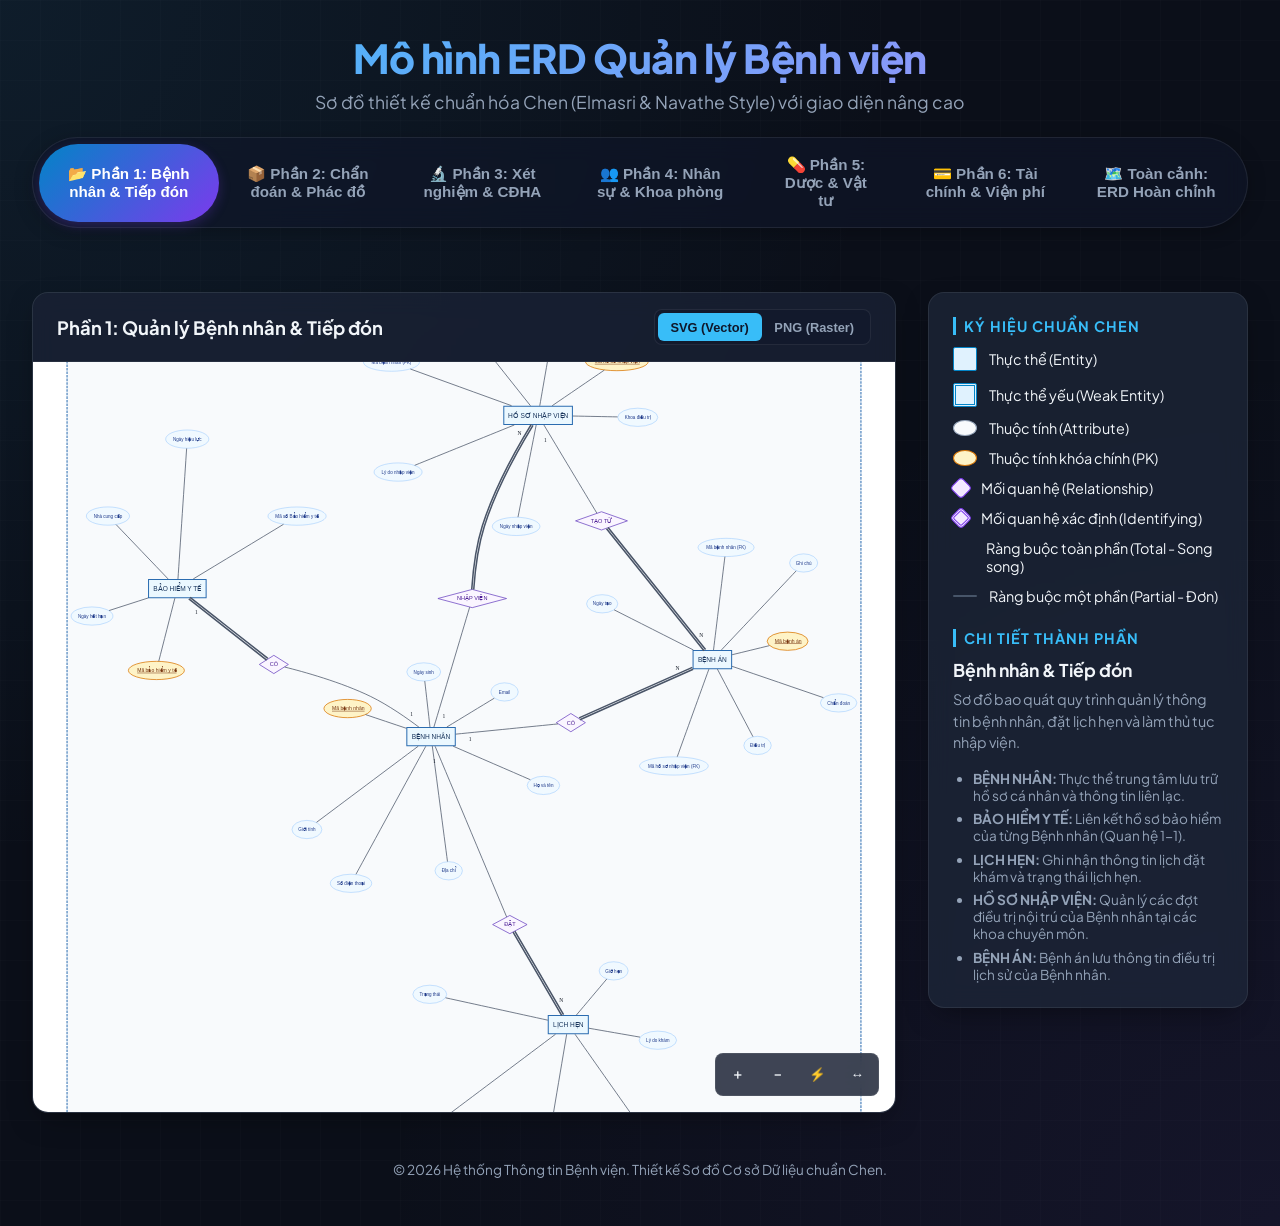
<file: view_erds.html>
<!DOCTYPE html>
<html lang="vi">
<head>
    <meta charset="UTF-8">
    <meta name="viewport" content="width=device-width, initial-scale=1.0">
    <title>Hệ thống Quản lý Bệnh viện - Sơ đồ ERD Chuẩn Chen</title>
    <!-- Google Fonts -->
    <link rel="preconnect" href="https://fonts.googleapis.com">
    <link rel="preconnect" href="https://fonts.gstatic.com" crossorigin>
    <link href="https://fonts.googleapis.com/css2?family=Plus+Jakarta+Sans:wght@300;400;500;600;700;800&display=swap" rel="stylesheet">
    <style>
        :root {
            --bg-color: #0b0f19;
            --card-bg: rgba(30, 41, 59, 0.7);
            --card-border: rgba(255, 255, 255, 0.08);
            --accent-primary: #38bdf8;
            --accent-secondary: #a78bfa;
            --text-main: #f1f5f9;
            --text-muted: #94a3b8;
            --active-glow: rgba(56, 189, 248, 0.15);
        }

        * {
            box-sizing: border-box;
            margin: 0;
            padding: 0;
        }

        body {
            font-family: 'Plus Jakarta Sans', sans-serif;
            background-color: var(--bg-color);
            background-image: 
                radial-gradient(at 0% 0%, rgba(56, 189, 248, 0.08) 0px, transparent 50%),
                radial-gradient(at 100% 100%, rgba(139, 92, 246, 0.08) 0px, transparent 50%),
                linear-gradient(rgba(255, 255, 255, 0.01) 1px, transparent 1px),
                linear-gradient(90deg, rgba(255, 255, 255, 0.01) 1px, transparent 1px);
            background-size: 100% 100%, 100% 100%, 40px 40px, 40px 40px;
            color: var(--text-main);
            min-height: 100vh;
            padding: 2rem;
            display: flex;
            flex-direction: column;
            align-items: center;
        }

        header {
            width: 100%;
            max-width: 1400px;
            margin-bottom: 2rem;
            text-align: center;
        }

        h1 {
            font-size: 2.5rem;
            font-weight: 800;
            background: linear-gradient(135deg, #38bdf8 0%, #a78bfa 100%);
            -webkit-background-clip: text;
            -webkit-text-fill-color: transparent;
            margin-bottom: 0.5rem;
            letter-spacing: -0.5px;
        }

        .subtitle {
            color: var(--text-muted);
            font-size: 1.1rem;
            font-weight: 400;
            margin-bottom: 1.5rem;
        }

        /* Tabs Container */
        .tabs {
            display: flex;
            background: rgba(15, 23, 42, 0.6);
            border: 1px solid var(--card-border);
            padding: 0.35rem;
            border-radius: 9999px;
            margin-bottom: 2rem;
            backdrop-filter: blur(12px);
            box-shadow: 0 4px 20px -2px rgba(0, 0, 0, 0.3);
        }

        .tab-btn {
            background: transparent;
            border: none;
            color: var(--text-muted);
            padding: 0.75rem 1.5rem;
            font-size: 0.95rem;
            font-weight: 600;
            border-radius: 9999px;
            cursor: pointer;
            transition: all 0.3s cubic-bezier(0.4, 0, 0.2, 1);
            display: flex;
            align-items: center;
            gap: 0.5rem;
        }

        .tab-btn:hover {
            color: var(--text-main);
        }

        .tab-btn.active {
            background: linear-gradient(135deg, #0284c7 0%, #7c3aed 100%);
            color: white;
            box-shadow: 0 4px 12px rgba(124, 58, 237, 0.25);
        }

        /* Main Dashboard Layout */
        .dashboard {
            width: 100%;
            max-width: 1400px;
            display: grid;
            grid-template-columns: 1fr 320px;
            gap: 2rem;
            align-items: start;
        }

        @media (max-width: 1024px) {
            .dashboard {
                grid-template-columns: 1fr;
            }
        }

        /* Card styles */
        .card {
            background: var(--card-bg);
            border: 1px solid var(--card-border);
            border-radius: 16px;
            backdrop-filter: blur(12px);
            overflow: hidden;
            box-shadow: 0 10px 30px -10px rgba(0, 0, 0, 0.5);
            transition: border-color 0.3s ease;
        }

        .card:hover {
            border-color: rgba(56, 189, 248, 0.2);
        }

        /* Diagram Viewer Card */
        .viewer-card {
            display: flex;
            flex-direction: column;
            min-height: 650px;
        }

        .viewer-header {
            display: flex;
            justify-content: space-between;
            align-items: center;
            padding: 1rem 1.5rem;
            border-bottom: 1px solid var(--card-border);
            background: rgba(15, 23, 42, 0.2);
        }

        .viewer-title {
            font-size: 1.15rem;
            font-weight: 700;
            color: var(--text-main);
        }

        .toggle-group {
            display: flex;
            background: rgba(15, 23, 42, 0.5);
            border: 1px solid var(--card-border);
            border-radius: 8px;
            padding: 0.2rem;
        }

        .toggle-btn {
            background: transparent;
            border: none;
            color: var(--text-muted);
            font-size: 0.8rem;
            font-weight: 600;
            padding: 0.4rem 0.8rem;
            border-radius: 6px;
            cursor: pointer;
            transition: all 0.2s ease;
        }

        .toggle-btn.active {
            background: var(--accent-primary);
            color: #0f172a;
        }

        /* Interactive viewport */
        .viewport {
            flex-grow: 1;
            display: flex;
            justify-content: center;
            align-items: center;
            padding: 2rem;
            background-color: #ffffff; /* White background to make diagram colors contrast perfectly */
            overflow: auto;
            position: relative;
            min-height: 550px;
            max-height: 750px;
        }

        .viewport img {
            max-width: 100%;
            max-height: 100%;
            object-fit: contain;
            transition: transform 0.3s cubic-bezier(0.4, 0, 0.2, 1);
            transform-origin: center center;
        }

        .viewport.scrollable {
            justify-content: flex-start;
            align-items: flex-start;
        }

        .viewport.scrollable img {
            max-width: none;
            max-height: none;
        }

        /* Control Panel bar inside viewport */
        .viewport-controls {
            position: absolute;
            bottom: 1rem;
            right: 1rem;
            display: flex;
            gap: 0.5rem;
            background: rgba(15, 23, 42, 0.8);
            border: 1px solid var(--card-border);
            border-radius: 8px;
            padding: 0.3rem;
            backdrop-filter: blur(8px);
            z-index: 10;
        }

        .control-btn {
            background: transparent;
            border: none;
            color: var(--text-main);
            width: 32px;
            height: 32px;
            border-radius: 6px;
            display: flex;
            justify-content: center;
            align-items: center;
            cursor: pointer;
            transition: background 0.2s ease;
            font-weight: bold;
        }

        .control-btn:hover {
            background: rgba(255, 255, 255, 0.1);
        }

        /* Sidebar Info Card */
        .info-card {
            padding: 1.5rem;
            display: flex;
            flex-direction: column;
            gap: 1.5rem;
        }

        .section-title {
            font-size: 0.9rem;
            text-transform: uppercase;
            letter-spacing: 1px;
            color: var(--accent-primary);
            font-weight: 700;
            margin-bottom: 0.75rem;
            border-left: 3px solid var(--accent-primary);
            padding-left: 0.5rem;
        }

        .legend-list {
            list-style: none;
            display: flex;
            flex-direction: column;
            gap: 0.75rem;
        }

        .legend-item {
            display: flex;
            align-items: center;
            gap: 0.75rem;
            font-size: 0.9rem;
        }

        .legend-shape {
            width: 24px;
            height: 24px;
            display: flex;
            align-items: center;
            justify-content: center;
            font-size: 0.6rem;
            font-weight: bold;
            border-radius: 4px;
        }

        .shape-entity {
            background: #e0f2fe;
            border: 1.5px solid #0284c7;
            color: #1e3a8a;
            border-radius: 2px;
        }

        .shape-weak-entity {
            background: #e0f2fe;
            border: 3px double #0284c7;
            color: #1e3a8a;
            border-radius: 2px;
        }

        .shape-attr {
            background: #f8fafc;
            border: 1px solid #94a3b8;
            color: #334155;
            border-radius: 50%;
            width: 24px;
            height: 16px;
        }

        .shape-key-attr {
            background: #fef3c7;
            border: 1.5px solid #d97706;
            color: #78350f;
            border-radius: 50%;
            width: 24px;
            height: 16px;
            text-decoration: underline;
        }

        .shape-rel {
            background: #f3e8ff;
            border: 1.5px solid #7c3aed;
            color: #5b21b6;
            transform: rotate(45deg);
            width: 16px;
            height: 16px;
        }

        .shape-ident-rel {
            background: #f3e8ff;
            border: 3px double #7c3aed;
            color: #5b21b6;
            transform: rotate(45deg);
            width: 16px;
            height: 16px;
        }

        .shape-total-line {
            display: flex;
            flex-direction: column;
            gap: 2px;
            width: 24px;
        }
        .shape-total-line span {
            display: block;
            height: 2px;
            background: #475569;
        }

        .shape-partial-line {
            width: 24px;
            height: 2px;
            background: #475569;
        }

        .diagram-details h3 {
            font-size: 1.1rem;
            font-weight: 700;
            margin-bottom: 0.5rem;
            color: var(--text-main);
        }

        .diagram-details p {
            color: var(--text-muted);
            font-size: 0.9rem;
            line-height: 1.5;
            margin-bottom: 1rem;
        }

        .diagram-details ul {
            padding-left: 1.25rem;
            font-size: 0.85rem;
            color: var(--text-muted);
            display: flex;
            flex-direction: column;
            gap: 0.4rem;
        }

        footer {
            margin-top: auto;
            padding: 3rem 0 1rem 0;
            color: var(--text-muted);
            font-size: 0.85rem;
            text-align: center;
        }

        /* Tab content visibility */
        .tab-content {
            display: none;
        }

        .tab-content.active {
            display: block;
        }
    </style>
</head>
<body>

    <header>
        <h1>Mô hình ERD Quản lý Bệnh viện</h1>
        <p class="subtitle">Sơ đồ thiết kế chuẩn hóa Chen (Elmasri & Navathe Style) với giao diện nâng cao</p>
        
        <!-- Tab navigation -->
        <div class="tabs">
            <button class="tab-btn active" onclick="switchTab(0)">
                📂 Phần 1: Bệnh nhân & Tiếp đón
            </button>
            <button class="tab-btn" onclick="switchTab(1)">
                📦 Phần 2: Chẩn đoán & Phác đồ
            </button>
            <button class="tab-btn" onclick="switchTab(2)">
                🔬 Phần 3: Xét nghiệm & CĐHA
            </button>
            <button class="tab-btn" onclick="switchTab(3)">
                👥 Phần 4: Nhân sự & Khoa phòng
            </button>
            <button class="tab-btn" onclick="switchTab(4)">
                💊 Phần 5: Dược & Vật tư
            </button>
            <button class="tab-btn" onclick="switchTab(5)">
                💳 Phần 6: Tài chính & Viện phí
            </button>
            <button class="tab-btn" onclick="switchTab(6)">
                🗺️ Toàn cảnh: ERD Hoàn chỉnh
            </button>
        </div>
    </header>

    <main class="dashboard">
        <!-- Left: Interactive Diagram Card -->
        <div class="card viewer-card">
            <div class="viewer-header">
                <span class="viewer-title" id="current-title">Phần 1: Quản lý Bệnh nhân & Tiếp đón</span>
                
                <div style="display: flex; gap: 1rem; align-items: center;">
                    <!-- Format Toggle (SVG / PNG) -->
                    <div class="toggle-group">
                        <button class="toggle-btn active" id="btn-svg" onclick="setFormat('svg')">SVG (Vector)</button>
                        <button class="toggle-btn" id="btn-png" onclick="setFormat('png')">PNG (Raster)</button>
                    </div>
                </div>
            </div>

            <!-- Viewport displaying the image -->
            <div class="viewport" id="viewport">
                <img id="diagram-img" src="BenhNhan_TiepDon_Academic.svg" alt="Sơ đồ ERD">
                <div id="diagram-error" style="display:none; text-align:center; color:#94a3b8; padding:2rem;">
                    <p style="font-size:2rem; margin-bottom:0.5rem;">⚠️</p>
                    <p>Không thể tải sơ đồ <strong id="diagram-error-name"></strong>.</p>
                    <p style="font-size:0.85rem; margin-top:0.25rem;">Kiểm tra lại tên file hoặc định dạng (SVG/PNG) đã được sinh ra chưa.</p>
                </div>

                <!-- Viewport Control Buttons -->
                <div class="viewport-controls">
                    <button class="control-btn" title="Phóng to" onclick="zoom(0.15)">＋</button>
                    <button class="control-btn" title="Thu nhỏ" onclick="zoom(-0.15)">－</button>
                    <button class="control-btn" title="Đặt lại kích thước" onclick="resetZoom()">⚡</button>
                    <button class="control-btn" title="Cuộn ngang/dọc" id="scroll-toggle" onclick="toggleScroll()">↔</button>
                </div>
            </div>
        </div>

        <!-- Right: Information & Legend Sidebar -->
        <div class="card info-card">
            <!-- Legend Section -->
            <div>
                <div class="section-title">Ký hiệu chuẩn Chen</div>
                <ul class="legend-list">
                    <li class="legend-item">
                        <span class="legend-shape shape-entity"></span>
                        <span>Thực thể (Entity)</span>
                    </li>
                    <li class="legend-item">
                        <span class="legend-shape shape-weak-entity"></span>
                        <span>Thực thể yếu (Weak Entity)</span>
                    </li>
                    <li class="legend-item">
                        <span class="legend-shape shape-attr"></span>
                        <span>Thuộc tính (Attribute)</span>
                    </li>
                    <li class="legend-item">
                        <span class="legend-shape shape-key-attr"></span>
                        <span>Thuộc tính khóa chính (PK)</span>
                    </li>
                    <li class="legend-item">
                        <span class="legend-shape shape-rel"></span>
                        <span>Mối quan hệ (Relationship)</span>
                    </li>
                    <li class="legend-item">
                        <span class="legend-shape shape-ident-rel"></span>
                        <span>Mối quan hệ xác định (Identifying)</span>
                    </li>
                    <li class="legend-item">
                        <span class="legend-shape shape-total-line">
                            <span></span><span></span>
                        </span>
                        <span>Ràng buộc toàn phần (Total - Song song)</span>
                    </li>
                    <li class="legend-item">
                        <span class="legend-shape shape-partial-line"></span>
                        <span>Ràng buộc một phần (Partial - Đơn)</span>
                    </li>
                </ul>
            </div>

            <!-- Details Section based on Active Tab -->
            <div class="diagram-details">
                <div class="section-title">Chi tiết thành phần</div>
                
                <!-- Tab 1 Info -->
                <div id="details-0" class="tab-content active">
                    <h3>Bệnh nhân & Tiếp đón</h3>
                    <p>Sơ đồ bao quát quy trình quản lý thông tin bệnh nhân, đặt lịch hẹn và làm thủ tục nhập viện.</p>
                    <ul>
                        <li><strong>BỆNH NHÂN:</strong> Thực thể trung tâm lưu trữ hồ sơ cá nhân và thông tin liên lạc.</li>
                        <li><strong>BẢO HIỂM Y TẾ:</strong> Liên kết hồ sơ bảo hiểm của từng Bệnh nhân (Quan hệ 1-1).</li>
                        <li><strong>LỊCH HẸN:</strong> Ghi nhận thông tin lịch đặt khám và trạng thái lịch hẹn.</li>
                        <li><strong>HỒ SƠ NHẬP VIỆN:</strong> Quản lý các đợt điều trị nội trú của Bệnh nhân tại các khoa chuyên môn.</li>
                        <li><strong>BỆNH ÁN:</strong> Bệnh án lưu thông tin điều trị lịch sử của Bệnh nhân.</li>
                    </ul>
                </div>

                <!-- Tab 2 Info -->
                <div id="details-1" class="tab-content">
                    <h3>Chẩn đoán & Phác đồ</h3>
                    <p>Quy trình khám bệnh, chẩn đoán, kê đơn thuốc và áp dụng phác đồ điều trị.</p>
                    <ul>
                        <li><strong>CHẨN ĐOÁN:</strong> Kết quả chẩn đoán bệnh từ bác sĩ điều trị.</li>
                        <li><strong>ĐƠN THUỐC:</strong> Đơn thuốc đi kèm với Chẩn đoán bệnh tương ứng.</li>
                        <li><strong>CHI TIẾT ĐƠN THUỐC:</strong> Chi tiết số lượng, liều dùng của từng loại thuốc trong đơn.</li>
                        <li><strong>PHÁC ĐỒ ĐIỀU TRỊ:</strong> Các phác đồ điều trị chuyên môn được chỉ định cho Bệnh nhân.</li>
                        <li><strong>DỊCH VỤ Y TẾ:</strong> Danh mục các dịch vụ kỹ thuật y tế được sử dụng trong phác đồ điều trị (Quan hệ M-N).</li>
                    </ul>
                </div>

                <!-- Tab 3 Info -->
                <div id="details-2" class="tab-content">
                    <h3>Xét nghiệm & CĐHA</h3>
                    <p>Hệ thống quản lý các chỉ định cận lâm sàng bao gồm xét nghiệm mẫu bệnh phẩm và chẩn đoán hình ảnh.</p>
                    <ul>
                        <li><strong>DANH MỤC XÉT NGHIỆM:</strong> Danh mục các loại xét nghiệm y khoa được cung cấp.</li>
                        <li><strong>KẾT QUẢ XÉT NGHIỆM:</strong> Kết quả đo đạc chỉ số sinh hóa/huyết học dựa trên mẫu bệnh phẩm.</li>
                        <li><strong>MẪU BỆNH PHẨM:</strong> Mẫu máu, nước tiểu... được lấy từ Bệnh nhân để phục vụ xét nghiệm.</li>
                        <li><strong>CHẨN ĐOÁN HÌNH ẢNH:</strong> Phim chụp X-quang, MRI, siêu âm cùng kết luận hình ảnh học.</li>
                        <li><strong>THIẾT BỊ Y TẾ:</strong> Các thiết bị chuyên dụng phục vụ quy trình chẩn đoán hình ảnh.</li>
                    </ul>
                </div>

                <!-- Tab 4 Info -->
                <div id="details-3" class="tab-content">
                    <h3>Nhân sự & Khoa phòng</h3>
                    <p>Cơ cấu tổ chức nhân sự bệnh viện theo khoa/phòng và lịch trực làm việc.</p>
                    <ul>
                        <li><strong>KHOA:</strong> Đơn vị chuyên môn quản lý phòng bệnh và nhân sự trực thuộc.</li>
                        <li><strong>PHÒNG BỆNH:</strong> Phòng vật lý thuộc một Khoa, có sức chứa và trạng thái sử dụng.</li>
                        <li><strong>NHÂN VIÊN:</strong> Thực thể cha (IS-A) cho Bác sĩ và Điều dưỡng, thuộc một Khoa.</li>
                        <li><strong>BÁC SĨ / ĐIỀU DƯỠNG:</strong> Chuyên môn hóa (IS-A) của Nhân viên với thuộc tính nghiệp vụ riêng.</li>
                        <li><strong>LỊCH TRỰC:</strong> Phân công ca trực của Nhân viên, do Khoa quản lý.</li>
                    </ul>
                </div>

                <!-- Tab 5 Info -->
                <div id="details-4" class="tab-content">
                    <h3>Dược & Vật tư y tế</h3>
                    <p>Quản lý nhập/xuất kho thuốc và vật tư y tế từ nhà cung cấp.</p>
                    <ul>
                        <li><strong>NHÀ CUNG CẤP:</strong> Đối tác cung ứng Thuốc và Vật tư y tế cho bệnh viện.</li>
                        <li><strong>ĐƠN NHẬP HÀNG:</strong> Đơn đặt hàng từ Nhà cung cấp.</li>
                        <li><strong>PHIẾU XUẤT KHO:</strong> Thực thể yếu ghi nhận chi tiết nhập/xuất theo từng Đơn nhập hàng.</li>
                        <li><strong>THUỐC:</strong> Danh mục dược phẩm quản lý theo lô, hạn dùng.</li>
                        <li><strong>VẬT TƯ Y TẾ:</strong> Danh mục vật tư tiêu hao phục vụ khám chữa bệnh.</li>
                    </ul>
                </div>

                <!-- Tab 6 Info -->
                <div id="details-5" class="tab-content">
                    <h3>Tài chính & Viện phí</h3>
                    <p>Quy trình lập hóa đơn, thanh toán viện phí và xử lý bồi thường bảo hiểm y tế.</p>
                    <ul>
                        <li><strong>HÓA ĐƠN:</strong> Tổng hợp chi phí điều trị của một đợt khám/nhập viện.</li>
                        <li><strong>THANH TOÁN:</strong> Các lượt thanh toán ứng với một Hóa đơn (có thể trả nhiều lần).</li>
                        <li><strong>BỒI THƯỜNG BHYT:</strong> Phần chi trả từ bảo hiểm y tế cho Hóa đơn.</li>
                        <li><strong>GIAO DỊCH:</strong> Chi tiết giao dịch tài chính ghi nhận cho từng lượt Thanh toán.</li>
                    </ul>
                </div>

                <!-- Tab 7 Info -->
                <div id="details-6" class="tab-content">
                    <h3>Sơ đồ ERD hoàn chỉnh</h3>
                    <p>Mô hình hợp nhất toàn diện 6 phân hệ (Nhân sự, Dược, Viện phí, Bệnh nhân, Điều trị, Xét nghiệm) với 30 thực thể:</p>
                    <ul>
                        <li><strong>Liên thông trung tâm:</strong> Kết nối thông qua thực thể BỆNH NHÂN và BỆNH ÁN.</li>
                        <li><strong>Khớp nối Nhân sự:</strong> Bác sĩ thực hiện chẩn đoán, kê đơn. Khoa & Phòng bệnh điều trị cho bệnh nhân nội trú. Nhân viên thực hiện thu tiền thanh toán.</li>
                        <li><strong>Khớp nối Dược:</strong> Thuốc liên kết trực tiếp với chi tiết đơn thuốc kê cho bệnh nhân.</li>
                        <li><strong>Khớp nối Viện phí:</strong> Hợp nhất danh mục dịch vụ y tế, liên kết hóa đơn với hồ sơ nhập viện và phác đồ điều trị.</li>
                    </ul>
                </div>
            </div>
        </div>
    </main>

    <footer>
        <p>&copy; 2026 Hệ thống Thông tin Bệnh viện. Thiết kế Sơ đồ Cơ sở Dữ liệu chuẩn Chen.</p>
    </footer>

    <script>
        // State variables
        let currentTab = 0;
        let currentFormat = 'svg';
        let zoomLevel = 1.0;
        let isScrollMode = false;

        // Data arrays
        const fileNames = [
            'BenhNhan_TiepDon_Academic',
            'ChanDoan_PhacDo_Academic',
            'XetNghiem_CDHA_Academic',
            'NhanSu_KhoaPhong_Academic',
            'Duoc_VatTu_Academic',
            'VienPhi_TaiChinh_Academic',
            'complete_erd'
        ];

        const tabTitles = [
            'Phần 1: Quản lý Bệnh nhân & Tiếp đón',
            'Phần 2: Chẩn đoán & Phác đồ điều trị',
            'Phần 3: Xét nghiệm & Chẩn đoán hình ảnh',
            'Phần 4: Nhân sự & Khoa phòng',
            'Phần 5: Dược & Vật tư y tế',
            'Phần 6: Tài chính & Viện phí',
            'Toàn cảnh: Sơ đồ ERD bệnh viện hoàn chỉnh'
        ];

        const imgEl = document.getElementById('diagram-img');
        const titleEl = document.getElementById('current-title');
        const viewportEl = document.getElementById('viewport');
        const errorEl = document.getElementById('diagram-error');
        const errorNameEl = document.getElementById('diagram-error-name');

        // Exception handling: if a diagram file is missing/fails to load, show a
        // friendly message instead of leaving a silently broken image.
        imgEl.onerror = function () {
            imgEl.style.display = 'none';
            errorNameEl.textContent = imgEl.getAttribute('src') || '';
            errorEl.style.display = 'block';
        };

        imgEl.onload = function () {
            errorEl.style.display = 'none';
            imgEl.style.display = '';
        };

        function switchTab(index) {
            currentTab = index;
            
            // Update active class on tab buttons
            const buttons = document.querySelectorAll('.tab-btn');
            buttons.forEach((btn, i) => {
                btn.classList.toggle('active', i === index);
            });

            // Update details contents
            const contents = document.querySelectorAll('.tab-content');
            contents.forEach((content, i) => {
                content.classList.toggle('active', i === index);
            });

            // Update title
            titleEl.textContent = tabTitles[index];

            // Update image source
            updateImageSrc();
            resetZoom();
        }

        function setFormat(format) {
            currentFormat = format;
            
            // Toggle active classes
            document.getElementById('btn-svg').classList.toggle('active', format === 'svg');
            document.getElementById('btn-png').classList.toggle('active', format === 'png');

            updateImageSrc();
        }

        function updateImageSrc() {
            const baseName = fileNames[currentTab];
            imgEl.src = `${baseName}.${currentFormat}`;
        }

        // Zooming functions
        function zoom(amount) {
            if (isScrollMode) return; // Disable zoom scaling in scroll mode for natural sizing
            zoomLevel += amount;
            if (zoomLevel < 0.3) zoomLevel = 0.3;
            if (zoomLevel > 3.0) zoomLevel = 3.0;
            imgEl.style.transform = `scale(${zoomLevel})`;
        }

        function resetZoom() {
            zoomLevel = 1.0;
            imgEl.style.transform = `scale(1.0)`;
        }

        function toggleScroll() {
            isScrollMode = !isScrollMode;
            const btn = document.getElementById('scroll-toggle');
            
            if (isScrollMode) {
                viewportEl.classList.add('scrollable');
                btn.style.background = 'var(--accent-primary)';
                btn.style.color = '#0f172a';
                imgEl.style.transform = 'none';
            } else {
                viewportEl.classList.remove('scrollable');
                btn.style.background = 'transparent';
                btn.style.color = 'var(--text-main)';
                resetZoom();
            }
        }
    </script>
</body>
</html>
</file>
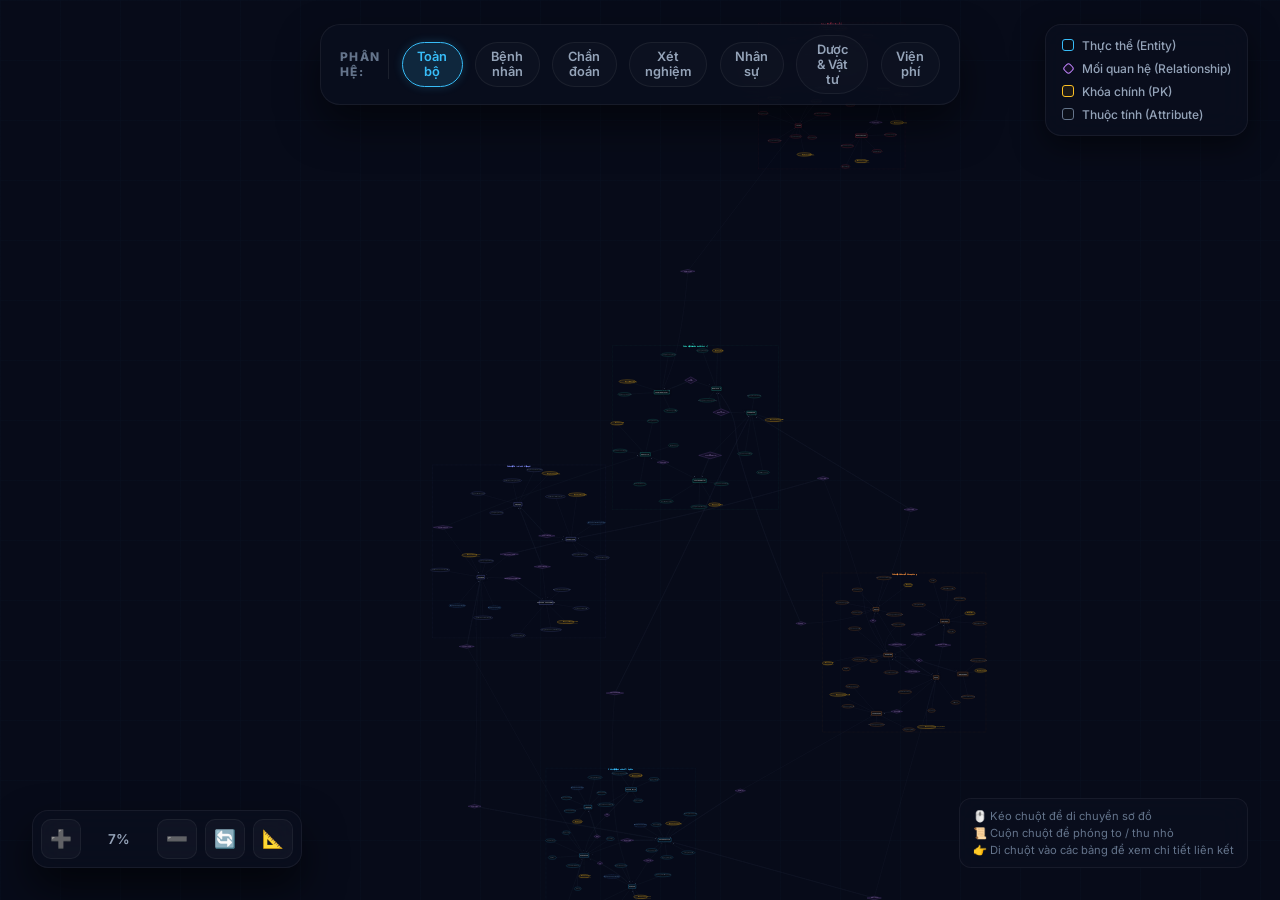
<file: presentation/conceptual_erd.html>
<!DOCTYPE html>
<html lang="vi">
<head>
  <meta charset="UTF-8">
  <meta name="viewport" content="width=device-width, initial-scale=1.0">
  <title>Sơ đồ Thực thể ERD Tương tác - Hệ thống Bệnh viện</title>
  <!-- Google Fonts -->
  <link rel="preconnect" href="https://fonts.googleapis.com">
  <link rel="preconnect" href="https://fonts.gstatic.com" crossorigin>
  <link href="https://fonts.googleapis.com/css2?family=Inter:wght@400;500;600;700&family=Outfit:wght@600;700;800&display=swap" rel="stylesheet">
  
  <style>
    :root {
      --bg-dark: #070b19;
      --border-color: rgba(255, 255, 255, 0.06);
      --font-title: 'Outfit', sans-serif;
      --font-body: 'Inter', sans-serif;
      --transition-smooth: all 0.4s cubic-bezier(0.16, 1, 0.3, 1);
    }

    * {
      margin: 0;
      padding: 0;
      box-sizing: border-box;
    }

    body {
      background-color: var(--bg-dark);
      color: #f8fafc;
      font-family: var(--font-body);
      height: 100vh;
      width: 100vw;
      overflow: hidden;
      position: relative;
    }

    /* Technical grid background */
    .grid-bg {
      position: absolute;
      top: 0;
      left: 0;
      width: 100%;
      height: 100%;
      background-size: 60px 60px;
      background-image: 
        linear-gradient(to right, rgba(56, 189, 248, 0.015) 1px, transparent 1px),
        linear-gradient(to bottom, rgba(56, 189, 248, 0.015) 1px, transparent 1px);
      pointer-events: none;
      z-index: 0;
    }

    /* Viewport Area */
    .viewport {
      width: 100%;
      height: 100%;
      overflow: hidden;
      position: relative;
      cursor: grab;
      z-index: 1;
    }

    .viewport:active {
      cursor: grabbing;
    }

    .canvas {
      position: absolute;
      transform-origin: 0 0;
      will-change: transform;
    }
    
    .canvas.smooth-transition {
      transition: transform 0.8s cubic-bezier(0.16, 1, 0.3, 1);
    }

    /* Floating Toolbar */
    .toolbar {
      position: absolute;
      bottom: 2rem;
      left: 2rem;
      background: rgba(10, 15, 30, 0.7);
      backdrop-filter: blur(16px);
      -webkit-backdrop-filter: blur(16px);
      border: 1px solid var(--border-color);
      border-radius: 16px;
      padding: 0.5rem;
      display: flex;
      align-items: center;
      gap: 0.5rem;
      box-shadow: 0 20px 40px rgba(0, 0, 0, 0.6);
      z-index: 10;
    }

    .tool-btn {
      background: rgba(255, 255, 255, 0.03);
      border: 1px solid rgba(255, 255, 255, 0.05);
      color: #cbd5e1;
      width: 40px;
      height: 40px;
      border-radius: 10px;
      display: flex;
      align-items: center;
      justify-content: center;
      cursor: pointer;
      font-size: 1.1rem;
      transition: var(--transition-smooth);
    }

    .tool-btn:hover {
      background: rgba(56, 189, 248, 0.15);
      border-color: rgba(56, 189, 248, 0.4);
      color: #38bdf8;
      box-shadow: 0 0 12px rgba(56, 189, 248, 0.2);
    }

    .zoom-indicator {
      color: #94a3b8;
      font-size: 0.85rem;
      font-weight: 600;
      padding: 0 0.5rem;
      min-width: 60px;
      text-align: center;
      user-select: none;
    }

    /* Subsystem Quick Jump Panel */
    .jump-panel {
      position: absolute;
      top: 1.5rem;
      left: 50%;
      transform: translateX(-50%);
      background: rgba(10, 15, 30, 0.75);
      backdrop-filter: blur(16px);
      -webkit-backdrop-filter: blur(16px);
      border: 1px solid var(--border-color);
      border-radius: 20px;
      padding: 0.6rem 1.2rem;
      display: flex;
      align-items: center;
      gap: 0.8rem;
      box-shadow: 0 20px 40px rgba(0, 0, 0, 0.5);
      z-index: 10;
    }

    .jump-title {
      font-size: 0.75rem;
      font-weight: 800;
      letter-spacing: 0.1em;
      color: #64748b;
      text-transform: uppercase;
      padding-right: 0.5rem;
      border-right: 1px solid rgba(255, 255, 255, 0.08);
    }

    .jump-btn {
      background: rgba(255, 255, 255, 0.02);
      border: 1px solid rgba(255, 255, 255, 0.06);
      color: #94a3b8;
      padding: 0.4rem 0.9rem;
      border-radius: 30px;
      cursor: pointer;
      font-size: 0.8rem;
      font-weight: 600;
      font-family: var(--font-body);
      transition: var(--transition-smooth);
    }

    .jump-btn[data-theme="blue"]:hover, .jump-btn[data-theme="blue"].active {
      background: rgba(56, 189, 248, 0.15);
      border-color: #38bdf8;
      color: #38bdf8;
      box-shadow: 0 0 10px rgba(56, 189, 248, 0.2);
    }
    
    .jump-btn[data-theme="teal"]:hover, .jump-btn[data-theme="teal"].active {
      background: rgba(45, 212, 191, 0.15);
      border-color: #2dd4bf;
      color: #2dd4bf;
      box-shadow: 0 0 10px rgba(45, 212, 191, 0.2);
    }

    .jump-btn[data-theme="purple"]:hover, .jump-btn[data-theme="purple"].active {
      background: rgba(192, 132, 252, 0.15);
      border-color: #c084fc;
      color: #c084fc;
      box-shadow: 0 0 10px rgba(192, 132, 252, 0.2);
    }

    .jump-btn[data-theme="orange"]:hover, .jump-btn[data-theme="orange"].active {
      background: rgba(251, 146, 60, 0.15);
      border-color: #fb923c;
      color: #fb923c;
      box-shadow: 0 0 10px rgba(251, 146, 60, 0.2);
    }

    .jump-btn[data-theme="red"]:hover, .jump-btn[data-theme="red"].active {
      background: rgba(244, 63, 94, 0.15);
      border-color: #f43f5e;
      color: #f43f5e;
      box-shadow: 0 0 10px rgba(244, 63, 94, 0.2);
    }

    .jump-btn[data-theme="indigo"]:hover, .jump-btn[data-theme="indigo"].active {
      background: rgba(129, 140, 248, 0.15);
      border-color: #818cf8;
      color: #818cf8;
      box-shadow: 0 0 10px rgba(129, 140, 248, 0.2);
    }

    /* Info Legend Panel */
    .legend-panel {
      position: absolute;
      top: 1.5rem;
      right: 2rem;
      background: rgba(10, 15, 30, 0.7);
      backdrop-filter: blur(16px);
      -webkit-backdrop-filter: blur(16px);
      border: 1px solid var(--border-color);
      border-radius: 16px;
      padding: 0.8rem 1rem;
      display: flex;
      flex-direction: column;
      gap: 0.5rem;
      box-shadow: 0 10px 30px rgba(0, 0, 0, 0.5);
      z-index: 10;
    }

    .legend-item {
      display: flex;
      align-items: center;
      gap: 0.5rem;
      font-size: 0.75rem;
      font-weight: 500;
      color: #94a3b8;
    }

    .legend-color {
      width: 12px;
      height: 12px;
      border-radius: 3px;
    }

    .legend-color.entity {
      background: #090d16;
      border: 1.5px solid #38bdf8;
    }

    .legend-color.attribute {
      background: #0b0f19;
      border: 1.5px solid #64748b;
    }

    .legend-color.pk {
      background: #1c1917;
      border: 1.5px solid #fbbf24;
    }

    .legend-color.relationship {
      background: #151026;
      border: 1.5px solid #c084fc;
      transform: rotate(45deg);
      width: 9px;
      height: 9px;
      margin: 0 1.5px;
    }

    /* Help Overlay Button */
    .help-panel {
      position: absolute;
      bottom: 2rem;
      right: 2rem;
      background: rgba(10, 15, 30, 0.7);
      backdrop-filter: blur(16px);
      border: 1px solid var(--border-color);
      border-radius: 12px;
      padding: 0.6rem 0.8rem;
      font-size: 0.7rem;
      color: #64748b;
      display: flex;
      flex-direction: column;
      gap: 0.2rem;
      pointer-events: none;
      z-index: 10;
    }

    /* SVG Content Styling overrides */
    svg {
      display: block;
      width: auto;
      height: auto;
      overflow: visible !important; /* Prevent edge element clipping */
    }

    /* Clusters */
    .cluster polygon {
      fill: rgba(8, 14, 28, 0.45) !important;
      stroke: var(--cluster-color, #475569) !important;
      stroke-width: 2px !important;
      stroke-dasharray: 8, 5 !important;
      opacity: 0.25 !important; /* Low opacity to sit quietly in the background and prevent clashing with nodes */
      transition: var(--transition-smooth);
    }
    
    .cluster:hover polygon {
      fill: rgba(8, 14, 28, 0.7) !important;
      stroke-width: 3px !important;
      opacity: 0.85 !important;
      filter: drop-shadow(0 0 15px rgba(255, 255, 255, 0.05));
    }

    .cluster text {
      fill: var(--cluster-color, #94a3b8) !important;
      font-family: var(--font-title) !important;
      font-weight: 700 !important;
      font-size: 20px !important;
      letter-spacing: 0.05em !important;
      transition: var(--transition-smooth);
    }

    /* Entity Nodes */
    .entity-node polygon {
      fill: #090d16 !important;
      stroke: var(--node-accent, #38bdf8) !important;
      stroke-width: 2.5px !important;
      filter: drop-shadow(0 4px 10px rgba(0, 0, 0, 0.4));
      transition: var(--transition-smooth);
    }
    
    .entity-node:hover polygon {
      stroke: #ffffff !important;
      fill: #111827 !important;
      filter: drop-shadow(0 0 15px var(--node-accent, #38bdf8)) drop-shadow(0 4px 15px rgba(0, 0, 0, 0.6)) !important;
    }

    .entity-node text {
      fill: #f8fafc !important;
      font-family: var(--font-body) !important; /* Use narrower Inter */
      font-weight: 600 !important; /* Semi-bold (narrower) */
      font-size: 11px !important; /* Smaller to prevent overflowing boxes */
      letter-spacing: 0.02em !important;
      transition: var(--transition-smooth);
    }
    
    .entity-node:hover text {
      fill: #ffffff !important;
      text-shadow: 0 0 4px rgba(255, 255, 255, 0.5);
    }

    /* Attribute Nodes */
    .attribute-node ellipse {
      fill: #080c15 !important;
      stroke: var(--node-accent, #475569) !important;
      stroke-width: 1.5px !important;
      transition: var(--transition-smooth);
    }
    
    .attribute-node:hover ellipse {
      stroke: #ffffff !important;
      fill: #0f172a !important;
      filter: drop-shadow(0 0 10px var(--node-accent, #475569)) !important;
    }

    .attribute-node text {
      fill: #94a3b8 !important;
      font-family: var(--font-body) !important;
      font-size: 10px !important;
      transition: var(--transition-smooth);
    }

    .attribute-node:hover text {
      fill: #ffffff !important;
    }

    /* Primary Key (PK) Nodes */
    .attribute-node.pk-node ellipse {
      fill: #1c1917 !important;
      stroke: #fbbf24 !important;
      stroke-width: 2px !important;
      filter: drop-shadow(0 2px 6px rgba(251, 191, 36, 0.15));
    }
    
    .attribute-node.pk-node:hover ellipse {
      stroke: #ffffff !important;
      filter: drop-shadow(0 0 12px #fbbf24) !important;
    }

    .attribute-node.pk-node text {
      fill: #fbbf24 !important;
      font-weight: 700 !important;
      text-decoration: underline !important;
    }
    
    .attribute-node.pk-node:hover text {
      fill: #ffffff !important;
    }

    /* Foreign Key (FK) Nodes */
    .attribute-node.fk-node ellipse {
      fill: #090f1f !important;
      stroke: #60a5fa !important;
      stroke-width: 1.5px !important;
      stroke-dasharray: 4, 3 !important;
      filter: drop-shadow(0 2px 6px rgba(96, 165, 250, 0.15));
    }

    .attribute-node.fk-node:hover ellipse {
      stroke: #ffffff !important;
      filter: drop-shadow(0 0 10px #60a5fa) !important;
    }

    .attribute-node.fk-node text {
      fill: #85c0ff !important;
      font-weight: 500 !important;
    }

    .attribute-node.fk-node:hover text {
      fill: #ffffff !important;
    }

    /* Relationship Nodes (Diamonds) */
    .relationship-node polygon {
      fill: #120e26 !important;
      stroke: #c084fc !important;
      stroke-width: 1.5px !important;
      transition: var(--transition-smooth);
    }
    
    .relationship-node:hover polygon {
      stroke: #ffffff !important;
      fill: #1b1338 !important;
      filter: drop-shadow(0 0 12px #c084fc) !important;
    }

    .relationship-node text {
      fill: #d8b4fe !important;
      font-family: var(--font-body) !important;
      font-weight: 600 !important;
      font-size: 10px !important;
      transition: var(--transition-smooth);
    }
    
    .relationship-node:hover text {
      fill: #ffffff !important;
    }

    /* Edges */
    .edge path {
      stroke: #2c354a !important;
      stroke-width: 1.5px !important;
      transition: stroke 0.3s, stroke-width 0.3s, filter 0.3s;
    }

    .edge path[stroke="none"] {
      stroke: none !important;
    }
    
    .edge:hover path:not([stroke="none"]) {
      stroke: #60a5fa !important;
      stroke-width: 3px !important;
      filter: drop-shadow(0 0 8px rgba(96, 165, 250, 0.6));
    }

    .edge text {
      fill: #64748b !important;
      font-family: var(--font-body) !important;
      font-weight: 700 !important;
      font-size: 11px !important;
      transition: fill 0.3s;
      /* Solid shadow halo to mask overlapping connection lines behind the labels */
      text-shadow: 
        -2px -2px 0 #070b19,  
         2px -2px 0 #070b19,
        -2px  2px 0 #070b19,
         2px  2px 0 #070b19,
         0px -2px 0 #070b19,
         0px  2px 0 #070b19,
        -2px  0px 0 #070b19,
         2px  0px 0 #070b19 !important;
    }
    
    .edge:hover text {
      fill: #e2e8f0 !important;
    }

    /* Interactivity / Hover States */
    .node.dimmed, .edge.dimmed, .cluster.dimmed {
      opacity: 0.12 !important;
      filter: grayscale(0.5);
    }

    .node.highlighted.entity-node polygon {
      stroke: #ffffff !important;
      stroke-width: 3px !important;
      filter: drop-shadow(0 0 18px var(--node-accent, #38bdf8)) drop-shadow(0 4px 15px rgba(0, 0, 0, 0.6)) !important;
      fill: #111827 !important;
    }

    .node.highlighted.relationship-node polygon {
      stroke: #ffffff !important;
      stroke-width: 2.5px !important;
      filter: drop-shadow(0 0 15px #c084fc) !important;
      fill: #1b1338 !important;
    }

    .node.highlighted.attribute-node ellipse {
      stroke: #ffffff !important;
      stroke-width: 2.5px !important;
      filter: drop-shadow(0 0 12px var(--node-accent, #64748b)) !important;
      fill: #0f172a !important;
    }
    
    .node.highlighted.pk-node ellipse {
      stroke: #ffffff !important;
      stroke-width: 2.5px !important;
      filter: drop-shadow(0 0 15px #fbbf24) !important;
      fill: #292524 !important;
    }

    .node.highlighted text {
      fill: #ffffff !important;
    }

    .node.connected-highlighted ellipse,
    .node.connected-highlighted polygon {
      stroke: var(--node-accent, #38bdf8) !important;
      stroke-width: 2.5px !important;
      filter: drop-shadow(0 0 10px var(--node-accent, #38bdf8)) !important;
    }

    .node.connected-highlighted text {
      fill: #ffffff !important;
    }

    .edge.highlighted path:not([stroke="none"]) {
      stroke: #38bdf8 !important;
      stroke-width: 3px !important;
      filter: drop-shadow(0 0 8px rgba(56, 189, 248, 0.8)) !important;
    }

    .edge.highlighted text {
      fill: #ffffff !important;
    }
  </style>
</head>
<body>

  <!-- Blueprint Background Grid -->
  <div class="grid-bg"></div>

  <!-- Floating Quick Jump Subsystem Selector -->
  <div class="jump-panel">
    <span class="jump-title">Phân hệ:</span>
    <button class="jump-btn active" data-cluster="all" data-theme="blue">Toàn bộ</button>
    <button class="jump-btn" data-cluster="cluster_Part1" data-theme="blue">Bệnh nhân</button>
    <button class="jump-btn" data-cluster="cluster_Part2" data-theme="teal">Chẩn đoán</button>
    <button class="jump-btn" data-cluster="cluster_Part3" data-theme="purple">Xét nghiệm</button>
    <button class="jump-btn" data-cluster="cluster_Part4" data-theme="orange">Nhân sự</button>
    <button class="jump-btn" data-cluster="cluster_Part5" data-theme="red">Dược &amp; Vật tư</button>
    <button class="jump-btn" data-cluster="cluster_Part6" data-theme="indigo">Viện phí</button>
  </div>

  <!-- Interactive Legend -->
  <div class="legend-panel">
    <div class="legend-item">
      <div class="legend-color entity"></div>
      <span>Thực thể (Entity)</span>
    </div>
    <div class="legend-item">
      <div class="legend-color relationship"></div>
      <span>Mối quan hệ (Relationship)</span>
    </div>
    <div class="legend-item">
      <div class="legend-color pk"></div>
      <span>Khóa chính (PK)</span>
    </div>
    <div class="legend-item">
      <div class="legend-color attribute"></div>
      <span>Thuộc tính (Attribute)</span>
    </div>
  </div>

  <!-- Interactive Viewport -->
  <div class="viewport" id="viewport">
    <div class="canvas" id="canvas">
      <svg width="5714pt" height="11753pt"
 viewBox="0.00 0.00 5714.48 11752.80" xmlns="http://www.w3.org/2000/svg" xmlns:xlink="http://www.w3.org/1999/xlink">
<g id="graph0" class="graph" transform="scale(1 1) rotate(0) translate(4 11748.8)">
<title>ERD</title>
<polygon fill="#ffffff" stroke="none" points="-4,4 -4,-11748.8 5710.48,-11748.8 5710.48,4 -4,4"/>
<g id="clust1" class="cluster">
<title>cluster_Part1</title>
<polygon fill="#f8fafc" stroke="#2b6cb0" stroke-width="2" stroke-dasharray="5,2" points="1168.75,-2566.78 1168.75,-4061.11 2713.15,-4061.11 2713.15,-2566.78 1168.75,-2566.78"/>
<text text-anchor="middle" x="1940.95" y="-4041.91" font-family="Arial Bold" font-size="16.00" fill="#2b6cb0">Phân hệ Bệnh nhân &amp; Tiếp đón</text>
</g>
<g id="clust2" class="cluster">
<title>cluster_Part2</title>
<polygon fill="#f5fdfd" stroke="#319795" stroke-width="2" stroke-dasharray="5,2" points="1854.41,-6728.97 1854.41,-8419.28 3566.76,-8419.28 3566.76,-6728.97 1854.41,-6728.97"/>
<text text-anchor="middle" x="2710.58" y="-8400.08" font-family="Arial Bold" font-size="16.00" fill="#319795">Phân hệ Chẩn đoán &amp; Điều trị</text>
</g>
<g id="clust3" class="cluster">
<title>cluster_Part3</title>
<polygon fill="#faf5ff" stroke="#6b46c1" stroke-width="2" stroke-dasharray="5,2" points="1931.87,0 1931.87,-1845.54 4105.81,-1845.54 4105.81,0 1931.87,0"/>
<text text-anchor="middle" x="3018.84" y="-1826.34" font-family="Arial Bold" font-size="16.00" fill="#6b46c1">Phân hệ Xét nghiệm &amp; Chẩn đoán hình ảnh</text>
</g>
<g id="clust4" class="cluster">
<title>cluster_Part4</title>
<polygon fill="#fffaf0" stroke="#dd6b20" stroke-width="2" stroke-dasharray="5,2" points="4020.82,-4432.84 4020.82,-6074.54 5706.48,-6074.54 5706.48,-4432.84 4020.82,-4432.84"/>
<text text-anchor="middle" x="4863.65" y="-6055.34" font-family="Arial Bold" font-size="16.00" fill="#dd6b20">Phân hệ Nhân sự &amp; Khoa phòng</text>
</g>
<g id="clust5" class="cluster">
<title>cluster_Part5</title>
<polygon fill="#fff5f5" stroke="#e53e3e" stroke-width="2" stroke-dasharray="5,2" points="3359.75,-10238.92 3359.75,-11744.8 4873.09,-11744.8 4873.09,-10238.92 3359.75,-10238.92"/>
<text text-anchor="middle" x="4116.42" y="-11725.6" font-family="Arial Bold" font-size="16.00" fill="#e53e3e">Phân hệ Dược &amp; Vật tư y tế</text>
</g>
<g id="clust6" class="cluster">
<title>cluster_Part6</title>
<polygon fill="#f8faff" stroke="#4c51bf" stroke-width="2" stroke-dasharray="5,2" points="0,-5404.09 0,-7188.41 1782.73,-7188.41 1782.73,-5404.09 0,-5404.09"/>
<text text-anchor="middle" x="891.36" y="-7169.21" font-family="Arial Bold" font-size="16.00" fill="#4c51bf">Phân hệ Tài chính &amp; Viện phí</text>
</g>
<!-- BaoHiemYT -->
<g id="node1" class="node">
<title>BaoHiemYT</title>
<polygon fill="#ebf8ff" stroke="#2b6cb0" stroke-width="2" points="2103.2,-3859.87 1989.7,-3859.87 1989.7,-3823.87 2103.2,-3823.87 2103.2,-3859.87"/>
<text text-anchor="middle" x="2046.45" y="-3837.02" font-family="Arial" font-size="13.00" fill="#1a365d">BẢO HIỂM Y TẾ</text>
</g>
<!-- BH_InsuranceID -->
<g id="node6" class="node">
<title>BH_InsuranceID</title>
<ellipse fill="#fef3c7" stroke="#d97706" stroke-width="1.5" cx="2095.77" cy="-3987.57" rx="69" ry="18"/>
<text text-anchor="start" x="2057.89" y="-3985.07" font-family="Arial" text-decoration="underline" font-size="10.00" fill="#78350f">Mã bảo hiểm y tế</text>
</g>
<!-- BaoHiemYT&#45;&#45;BH_InsuranceID -->
<g id="edge1" class="edge">
<title>BaoHiemYT&#45;&#45;BH_InsuranceID</title>
<path fill="none" stroke="#4a5568" stroke-width="1.5" d="M2052.79,-3860.62C2062.32,-3888.75 2080.18,-3941.53 2089.6,-3969.35"/>
</g>
<!-- BH_MaSoBHYT -->
<g id="node11" class="node">
<title>BH_MaSoBHYT</title>
<ellipse fill="#f0f9ff" stroke="#93c5fd" cx="1786.9" cy="-3684.42" rx="85" ry="18"/>
<text text-anchor="middle" x="1786.9" y="-3681.12" font-family="Arial" font-size="9.00" fill="#1e3a8a">Mã số thẻ bảo hiểm y tế</text>
</g>
<!-- BaoHiemYT&#45;&#45;BH_MaSoBHYT -->
<g id="edge2" class="edge">
<title>BaoHiemYT&#45;&#45;BH_MaSoBHYT</title>
<path fill="none" stroke="#4a5568" stroke-width="1.5" d="M2015.14,-3822.88C1963.63,-3791.63 1861.93,-3729.94 1813.61,-3700.62"/>
</g>
<!-- BH_NhaCungCap -->
<g id="node12" class="node">
<title>BH_NhaCungCap</title>
<ellipse fill="#f0f9ff" stroke="#93c5fd" cx="1927.96" cy="-4008.36" rx="79" ry="18"/>
<text text-anchor="middle" x="1927.96" y="-4005.06" font-family="Arial" font-size="9.00" fill="#1e3a8a">Nhà cung cấp bảo hiểm</text>
</g>
<!-- BaoHiemYT&#45;&#45;BH_NhaCungCap -->
<g id="edge3" class="edge">
<title>BaoHiemYT&#45;&#45;BH_NhaCungCap</title>
<path fill="none" stroke="#4a5568" stroke-width="1.5" d="M2033.08,-3860.65C2009.96,-3893.13 1962.82,-3959.37 1940.38,-3990.91"/>
</g>
<!-- BH_NgayHieuLuc -->
<g id="node13" class="node">
<title>BH_NgayHieuLuc</title>
<ellipse fill="#f0f9ff" stroke="#93c5fd" cx="2284.22" cy="-3946.58" rx="54" ry="18"/>
<text text-anchor="middle" x="2284.22" y="-3943.28" font-family="Arial" font-size="9.00" fill="#1e3a8a">Ngày hiệu lực</text>
</g>
<!-- BaoHiemYT&#45;&#45;BH_NgayHieuLuc -->
<g id="edge4" class="edge">
<title>BaoHiemYT&#45;&#45;BH_NgayHieuLuc</title>
<path fill="none" stroke="#4a5568" stroke-width="1.5" d="M2089.51,-3860.83C2137.15,-3881.81 2212.68,-3915.07 2254.28,-3933.39"/>
</g>
<!-- BH_NgayHetHan -->
<g id="node14" class="node">
<title>BH_NgayHetHan</title>
<ellipse fill="#f0f9ff" stroke="#93c5fd" cx="2120.87" cy="-3725.76" rx="51" ry="18"/>
<text text-anchor="middle" x="2120.87" y="-3722.46" font-family="Arial" font-size="9.00" fill="#1e3a8a">Ngày hết hạn</text>
</g>
<!-- BaoHiemYT&#45;&#45;BH_NgayHetHan -->
<g id="edge5" class="edge">
<title>BaoHiemYT&#45;&#45;BH_NgayHetHan</title>
<path fill="none" stroke="#4a5568" stroke-width="1.5" d="M2058.57,-3822.96C2072.66,-3800.98 2095.72,-3765 2109.48,-3743.53"/>
</g>
<!-- CoInsurance -->
<g id="node38" class="node">
<title>CoInsurance</title>
<polygon fill="#faf5ff" stroke="#6b46c1" stroke-width="1.5" points="1798.99,-3596.34 1770.34,-3578.34 1798.99,-3560.34 1827.64,-3578.34 1798.99,-3596.34"/>
<text text-anchor="middle" x="1798.99" y="-3574.64" font-family="Arial" font-size="11.00" fill="#4c1d95">CÓ</text>
</g>
<!-- BaoHiemYT&#45;&#45;CoInsurance -->
<g id="edge33" class="edge">
<title>BaoHiemYT&#45;&#45;CoInsurance</title>
<path fill="none" stroke="#4a5568" stroke-width="3" d="M2027.19,-3824.29C1978.99,-3772.95 1846.92,-3632.3 1808.28,-3591.16"/>
<path fill="none" stroke="none" stroke-width="3" d="M2028.65,-3822.92C1980.44,-3771.58 1848.37,-3630.93 1809.74,-3589.79"/>
<path fill="none" stroke="#4a5568" stroke-width="3" d="M2030.11,-3821.55C1981.9,-3770.21 1849.83,-3629.56 1811.2,-3588.42"/>
<text text-anchor="middle" x="2000.8" y="-3808.08" font-family="Arial Bold" font-size="11.00" fill="#1a202c">1</text>
</g>
<!-- BenhNhan -->
<g id="node2" class="node">
<title>BenhNhan</title>
<polygon fill="#ebf8ff" stroke="#2b6cb0" stroke-width="2" points="1610.25,-3178.41 1514.75,-3178.41 1514.75,-3142.41 1610.25,-3142.41 1610.25,-3178.41"/>
<text text-anchor="middle" x="1562.5" y="-3155.56" font-family="Arial" font-size="13.00" fill="#1a365d">BỆNH NHÂN</text>
</g>
<!-- BN_PatientID -->
<g id="node7" class="node">
<title>BN_PatientID</title>
<ellipse fill="#fef3c7" stroke="#d97706" stroke-width="1.5" cx="1562.43" cy="-2948.21" rx="55" ry="18"/>
<text text-anchor="start" x="1531.68" y="-2945.71" font-family="Arial" text-decoration="underline" font-size="10.00" fill="#78350f">Mã bệnh nhân</text>
</g>
<!-- BenhNhan&#45;&#45;BN_PatientID -->
<g id="edge6" class="edge">
<title>BenhNhan&#45;&#45;BN_PatientID</title>
<path fill="none" stroke="#4a5568" stroke-width="1.5" d="M1562.49,-3141.58C1562.48,-3101.21 1562.45,-3006.75 1562.44,-2966.69"/>
</g>
<!-- BN_HoTen -->
<g id="node15" class="node">
<title>BN_HoTen</title>
<ellipse fill="#f0f9ff" stroke="#93c5fd" cx="1833.19" cy="-3333.39" rx="42" ry="18"/>
<text text-anchor="middle" x="1833.19" y="-3330.09" font-family="Arial" font-size="9.00" fill="#1e3a8a">Họ và tên</text>
</g>
<!-- BenhNhan&#45;&#45;BN_HoTen -->
<g id="edge7" class="edge">
<title>BenhNhan&#45;&#45;BN_HoTen</title>
<path fill="none" stroke="#4a5568" stroke-width="1.5" d="M1591.98,-3179.25C1646.93,-3214.37 1763.76,-3289.03 1811.84,-3319.75"/>
</g>
<!-- BN_NgaySinh -->
<g id="node16" class="node">
<title>BN_NgaySinh</title>
<ellipse fill="#f0f9ff" stroke="#93c5fd" cx="1379.15" cy="-3396.15" rx="42" ry="18"/>
<text text-anchor="middle" x="1379.15" y="-3392.85" font-family="Arial" font-size="9.00" fill="#1e3a8a">Ngày sinh</text>
</g>
<!-- BenhNhan&#45;&#45;BN_NgaySinh -->
<g id="edge8" class="edge">
<title>BenhNhan&#45;&#45;BN_NgaySinh</title>
<path fill="none" stroke="#4a5568" stroke-width="1.5" d="M1547.8,-3179.3C1512.88,-3224.21 1425.34,-3336.75 1392.17,-3379.41"/>
</g>
<!-- BN_GioiTinh -->
<g id="node17" class="node">
<title>BN_GioiTinh</title>
<ellipse fill="#f0f9ff" stroke="#93c5fd" cx="1235.42" cy="-3139.19" rx="42" ry="18"/>
<text text-anchor="middle" x="1235.42" y="-3135.89" font-family="Arial" font-size="9.00" fill="#1e3a8a">Giới tính</text>
</g>
<!-- BenhNhan&#45;&#45;BN_GioiTinh -->
<g id="edge9" class="edge">
<title>BenhNhan&#45;&#45;BN_GioiTinh</title>
<path fill="none" stroke="#4a5568" stroke-width="1.5" d="M1513.88,-3157.26C1445.01,-3152.79 1321.16,-3144.75 1264.79,-3141.1"/>
</g>
<!-- BN_SoDienThoai -->
<g id="node18" class="node">
<title>BN_SoDienThoai</title>
<ellipse fill="#f0f9ff" stroke="#93c5fd" cx="1217.55" cy="-3314.51" rx="54" ry="18"/>
<text text-anchor="middle" x="1217.55" y="-3311.21" font-family="Arial" font-size="9.00" fill="#1e3a8a">Số điện thoại</text>
</g>
<!-- BenhNhan&#45;&#45;BN_SoDienThoai -->
<g id="edge10" class="edge">
<title>BenhNhan&#45;&#45;BN_SoDienThoai</title>
<path fill="none" stroke="#4a5568" stroke-width="1.5" d="M1520.2,-3179.31C1449.14,-3211.05 1307.59,-3274.29 1246.61,-3301.53"/>
</g>
<!-- BN_DiaChi -->
<g id="node19" class="node">
<title>BN_DiaChi</title>
<ellipse fill="#f0f9ff" stroke="#93c5fd" cx="1497.49" cy="-2818.33" rx="36" ry="18"/>
<text text-anchor="middle" x="1497.49" y="-2815.03" font-family="Arial" font-size="9.00" fill="#1e3a8a">Địa chỉ</text>
</g>
<!-- BenhNhan&#45;&#45;BN_DiaChi -->
<g id="edge11" class="edge">
<title>BenhNhan&#45;&#45;BN_DiaChi</title>
<path fill="none" stroke="#4a5568" stroke-width="1.5" d="M1554.7,-3141.54C1540.07,-3104.99 1508.98,-3021.7 1497.92,-2948.21 1491.98,-2908.74 1494.05,-2861.77 1495.89,-2836.53"/>
</g>
<!-- BN_Email -->
<g id="node20" class="node">
<title>BN_Email</title>
<ellipse fill="#f0f9ff" stroke="#93c5fd" cx="1451.12" cy="-3054.3" rx="73" ry="18"/>
<text text-anchor="middle" x="1451.12" y="-3051" font-family="Arial" font-size="9.00" fill="#1e3a8a">Thư điện tử (Email)</text>
</g>
<!-- BenhNhan&#45;&#45;BN_Email -->
<g id="edge12" class="edge">
<title>BenhNhan&#45;&#45;BN_Email</title>
<path fill="none" stroke="#4a5568" stroke-width="1.5" d="M1542.58,-3141.44C1520.93,-3120.82 1486.77,-3088.27 1466.9,-3069.34"/>
</g>
<!-- DatAppointment -->
<g id="node39" class="node">
<title>DatAppointment</title>
<polygon fill="#faf5ff" stroke="#6b46c1" stroke-width="1.5" points="1697.06,-3375.14 1663.11,-3357.14 1697.06,-3339.14 1731,-3357.14 1697.06,-3375.14"/>
<text text-anchor="middle" x="1697.06" y="-3353.44" font-family="Arial" font-size="11.00" fill="#4c1d95">ĐẶT</text>
</g>
<!-- BenhNhan&#45;&#45;DatAppointment -->
<g id="edge35" class="edge">
<title>BenhNhan&#45;&#45;DatAppointment</title>
<path fill="none" stroke="#4a5568" stroke-width="1.5" d="M1575.4,-3179.27C1602.5,-3218.9 1664.76,-3309.92 1688.05,-3343.97"/>
<text text-anchor="middle" x="1601.21" y="-3190.86" font-family="Arial Bold" font-size="11.00" fill="#1a202c">1</text>
</g>
<!-- NhapVien -->
<g id="node40" class="node">
<title>NhapVien</title>
<polygon fill="#faf5ff" stroke="#6b46c1" stroke-width="1.5" points="2006.95,-3335.96 1939.29,-3317.96 2006.95,-3299.96 2074.61,-3317.96 2006.95,-3335.96"/>
<text text-anchor="middle" x="2006.95" y="-3314.26" font-family="Arial" font-size="11.00" fill="#4c1d95">NHẬP VIỆN</text>
</g>
<!-- BenhNhan&#45;&#45;NhapVien -->
<g id="edge37" class="edge">
<title>BenhNhan&#45;&#45;NhapVien</title>
<path fill="none" stroke="#4a5568" stroke-width="1.5" d="M1610.91,-3177.57C1703.26,-3210.31 1902.11,-3280.8 1977.31,-3307.46"/>
<text text-anchor="middle" x="1640.77" y="-3171.01" font-family="Arial Bold" font-size="11.00" fill="#1a202c">1</text>
</g>
<!-- CoRecord -->
<g id="node41" class="node">
<title>CoRecord</title>
<polygon fill="#faf5ff" stroke="#6b46c1" stroke-width="1.5" points="1725.97,-3100.05 1697.32,-3082.05 1725.97,-3064.05 1754.62,-3082.05 1725.97,-3100.05"/>
<text text-anchor="middle" x="1725.97" y="-3078.35" font-family="Arial" font-size="11.00" fill="#4c1d95">CÓ</text>
</g>
<!-- BenhNhan&#45;&#45;CoRecord -->
<g id="edge39" class="edge">
<title>BenhNhan&#45;&#45;CoRecord</title>
<path fill="none" stroke="#4a5568" stroke-width="1.5" d="M1602.07,-3141.44C1636.46,-3124.95 1684.58,-3101.89 1709.52,-3089.93"/>
<text text-anchor="middle" x="1621.1" y="-3114.56" font-family="Arial Bold" font-size="11.00" fill="#1a202c">1</text>
</g>
<!-- ThanhToanHD -->
<g id="node235" class="node">
<title>ThanhToanHD</title>
<polygon fill="#faf5ff" stroke="#6b46c1" stroke-width="1.5" points="352.32,-5333.97 274.07,-5315.97 352.32,-5297.97 430.56,-5315.97 352.32,-5333.97"/>
<text text-anchor="middle" x="352.32" y="-5312.27" font-family="Arial" font-size="11.00" fill="#4c1d95">THANH TOÁN</text>
</g>
<!-- BenhNhan&#45;&#45;ThanhToanHD -->
<g id="edge235" class="edge">
<title>BenhNhan&#45;&#45;ThanhToanHD</title>
<path fill="none" stroke="#4a5568" stroke-width="1.5" d="M1551.85,-3179.37C1439.1,-3380.21 466.6,-5112.42 361.51,-5299.59"/>
<text text-anchor="middle" x="1549.59" y="-3205.59" font-family="Arial Bold" font-size="11.00" fill="#1a202c">1</text>
</g>
<!-- LayTu -->
<g id="node238" class="node">
<title>LayTu</title>
<polygon fill="#faf5ff" stroke="#6b46c1" stroke-width="1.5" points="894.43,-1242.99 844.62,-1224.99 894.43,-1206.99 944.24,-1224.99 894.43,-1242.99"/>
<text text-anchor="middle" x="894.43" y="-1221.29" font-family="Arial" font-size="11.00" fill="#4c1d95">LẤY TỪ</text>
</g>
<!-- BenhNhan&#45;&#45;LayTu -->
<g id="edge247" class="edge">
<title>BenhNhan&#45;&#45;LayTu</title>
<path fill="none" stroke="#4a5568" stroke-width="1.5" d="M1555.99,-3141.57C1491.05,-2953.43 960.44,-1416.23 900.02,-1241.2"/>
<text text-anchor="middle" x="1535.13" y="-3116.3" font-family="Arial Bold" font-size="11.00" fill="#1a202c">1</text>
</g>
<!-- LichHen -->
<g id="node3" class="node">
<title>LichHen</title>
<polygon fill="#ebf8ff" stroke="#2b6cb0" stroke-width="2" points="1641.81,-3678.52 1562.81,-3678.52 1562.81,-3642.52 1641.81,-3642.52 1641.81,-3678.52"/>
<text text-anchor="middle" x="1602.31" y="-3655.67" font-family="Arial" font-size="13.00" fill="#1a365d">LỊCH HẸN</text>
</g>
<!-- LH_AppointmentID -->
<g id="node8" class="node">
<title>LH_AppointmentID</title>
<ellipse fill="#fef3c7" stroke="#d97706" stroke-width="1.5" cx="1492.6" cy="-3511.08" rx="52" ry="18"/>
<text text-anchor="start" x="1467.47" y="-3508.58" font-family="Arial" text-decoration="underline" font-size="10.00" fill="#78350f">Mã lịch hẹn</text>
</g>
<!-- LichHen&#45;&#45;LH_AppointmentID -->
<g id="edge13" class="edge">
<title>LichHen&#45;&#45;LH_AppointmentID</title>
<path fill="none" stroke="#4a5568" stroke-width="1.5" d="M1588.41,-3641.59C1566.96,-3612.38 1526.1,-3556.72 1505.36,-3528.46"/>
</g>
<!-- LH_NgayHen -->
<g id="node21" class="node">
<title>LH_NgayHen</title>
<ellipse fill="#f0f9ff" stroke="#93c5fd" cx="1380.45" cy="-3753.6" rx="54" ry="18"/>
<text text-anchor="middle" x="1380.45" y="-3750.3" font-family="Arial" font-size="9.00" fill="#1e3a8a">Ngày hẹn khám</text>
</g>
<!-- LichHen&#45;&#45;LH_NgayHen -->
<g id="edge14" class="edge">
<title>LichHen&#45;&#45;LH_NgayHen</title>
<path fill="none" stroke="#4a5568" stroke-width="1.5" d="M1561.88,-3677.48C1516.76,-3696.41 1445.07,-3726.49 1406.71,-3742.58"/>
</g>
<!-- LH_GioHen -->
<g id="node22" class="node">
<title>LH_GioHen</title>
<ellipse fill="#f0f9ff" stroke="#93c5fd" cx="1742.94" cy="-3804.92" rx="51" ry="18"/>
<text text-anchor="middle" x="1742.94" y="-3801.62" font-family="Arial" font-size="9.00" fill="#1e3a8a">Giờ hẹn khám</text>
</g>
<!-- LichHen&#45;&#45;LH_GioHen -->
<g id="edge15" class="edge">
<title>LichHen&#45;&#45;LH_GioHen</title>
<path fill="none" stroke="#4a5568" stroke-width="1.5" d="M1620.69,-3679.4C1648.84,-3708.3 1702.06,-3762.94 1727.98,-3789.57"/>
</g>
<!-- LH_TrangThai -->
<g id="node23" class="node">
<title>LH_TrangThai</title>
<ellipse fill="#f0f9ff" stroke="#93c5fd" cx="1675.53" cy="-3965.96" rx="73" ry="18"/>
<text text-anchor="middle" x="1675.53" y="-3962.66" font-family="Arial" font-size="9.00" fill="#1e3a8a">Trạng thái lịch hẹn</text>
</g>
<!-- LichHen&#45;&#45;LH_TrangThai -->
<g id="edge16" class="edge">
<title>LichHen&#45;&#45;LH_TrangThai</title>
<path fill="none" stroke="#4a5568" stroke-width="1.5" d="M1606.78,-3679.17C1619.91,-3733.96 1658.27,-3893.97 1671.21,-3947.94"/>
</g>
<!-- LH_LyDoKham -->
<g id="node24" class="node">
<title>LH_LyDoKham</title>
<ellipse fill="#f0f9ff" stroke="#93c5fd" cx="1415.94" cy="-3619.56" rx="60" ry="18"/>
<text text-anchor="middle" x="1415.94" y="-3616.26" font-family="Arial" font-size="9.00" fill="#1e3a8a">Lý do khám bệnh</text>
</g>
<!-- LichHen&#45;&#45;LH_LyDoKham -->
<g id="edge17" class="edge">
<title>LichHen&#45;&#45;LH_LyDoKham</title>
<path fill="none" stroke="#4a5568" stroke-width="1.5" d="M1561.87,-3651.63C1528.47,-3644.29 1481.58,-3633.99 1450.05,-3627.06"/>
</g>
<!-- LH_PatientID_FK -->
<g id="node25" class="node">
<title>LH_PatientID_FK</title>
<ellipse fill="#f0f9ff" stroke="#93c5fd" cx="1490.04" cy="-3859.69" rx="67" ry="18"/>
<text text-anchor="middle" x="1490.04" y="-3856.39" font-family="Arial" font-size="9.00" fill="#1e3a8a">Mã bệnh nhân (FK)</text>
</g>
<!-- LichHen&#45;&#45;LH_PatientID_FK -->
<g id="edge18" class="edge">
<title>LichHen&#45;&#45;LH_PatientID_FK</title>
<path fill="none" stroke="#4a5568" stroke-width="1.5" d="M1591.75,-3679.26C1570.19,-3717.51 1521.36,-3804.13 1500.17,-3841.72"/>
</g>
<!-- HoSoNhapVien -->
<g id="node4" class="node">
<title>HoSoNhapVien</title>
<polygon fill="#ebf8ff" stroke="#2b6cb0" stroke-width="2" points="2460.65,-3338.71 2325.4,-3338.71 2325.4,-3302.71 2460.65,-3302.71 2460.65,-3338.71"/>
<text text-anchor="middle" x="2393.03" y="-3315.86" font-family="Arial" font-size="13.00" fill="#1a365d">HỒ SƠ NHẬP VIỆN</text>
</g>
<!-- HS_AdmissionID -->
<g id="node9" class="node">
<title>HS_AdmissionID</title>
<ellipse fill="#fef3c7" stroke="#d97706" stroke-width="1.5" cx="2479.36" cy="-3492.25" rx="76" ry="18"/>
<text text-anchor="start" x="2435.86" y="-3489.75" font-family="Arial" text-decoration="underline" font-size="10.00" fill="#78350f">Mã hồ sơ nhập viện</text>
</g>
<!-- HoSoNhapVien&#45;&#45;HS_AdmissionID -->
<g id="edge19" class="edge">
<title>HoSoNhapVien&#45;&#45;HS_AdmissionID</title>
<path fill="none" stroke="#4a5568" stroke-width="1.5" d="M2402.43,-3339.39C2419.12,-3372.56 2453.73,-3441.32 2470.23,-3474.1"/>
</g>
<!-- HS_NgayNhapVien -->
<g id="node26" class="node">
<title>HS_NgayNhapVien</title>
<ellipse fill="#f0f9ff" stroke="#93c5fd" cx="2658.23" cy="-3587.44" rx="70" ry="18"/>
<text text-anchor="middle" x="2658.23" y="-3584.14" font-family="Arial" font-size="9.00" fill="#1e3a8a">Ngày giờ nhập viện</text>
</g>
<!-- HoSoNhapVien&#45;&#45;HS_NgayNhapVien -->
<g id="edge20" class="edge">
<title>HoSoNhapVien&#45;&#45;HS_NgayNhapVien</title>
<path fill="none" stroke="#4a5568" stroke-width="1.5" d="M2411.67,-3339.46C2460.96,-3389.03 2594.11,-3522.94 2641.34,-3570.44"/>
</g>
<!-- HS_NgayRaVien -->
<g id="node27" class="node">
<title>HS_NgayRaVien</title>
<ellipse fill="#f0f9ff" stroke="#93c5fd" cx="2417.1" cy="-3141.31" rx="63" ry="18"/>
<text text-anchor="middle" x="2417.1" y="-3138.01" font-family="Arial" font-size="9.00" fill="#1e3a8a">Ngày giờ ra viện</text>
</g>
<!-- HoSoNhapVien&#45;&#45;HS_NgayRaVien -->
<g id="edge21" class="edge">
<title>HoSoNhapVien&#45;&#45;HS_NgayRaVien</title>
<path fill="none" stroke="#4a5568" stroke-width="1.5" d="M2395.56,-3301.85C2400.2,-3267.21 2410.04,-3193.89 2414.64,-3159.65"/>
</g>
<!-- HS_LyDoNhapVien -->
<g id="node28" class="node">
<title>HS_LyDoNhapVien</title>
<ellipse fill="#f0f9ff" stroke="#93c5fd" cx="2259.76" cy="-3214.65" rx="60" ry="18"/>
<text text-anchor="middle" x="2259.76" y="-3211.35" font-family="Arial" font-size="9.00" fill="#1e3a8a">Lý do nhập viện</text>
</g>
<!-- HoSoNhapVien&#45;&#45;HS_LyDoNhapVien -->
<g id="edge22" class="edge">
<title>HoSoNhapVien&#45;&#45;HS_LyDoNhapVien</title>
<path fill="none" stroke="#4a5568" stroke-width="1.5" d="M2369.2,-3301.74C2343.9,-3281.61 2304.31,-3250.1 2280.32,-3231.01"/>
</g>
<!-- HS_KhoaDieuTri -->
<g id="node29" class="node">
<title>HS_KhoaDieuTri</title>
<ellipse fill="#f0f9ff" stroke="#93c5fd" cx="2307.9" cy="-3478.53" rx="54" ry="18"/>
<text text-anchor="middle" x="2307.9" y="-3475.23" font-family="Arial" font-size="9.00" fill="#1e3a8a">Khoa điều trị</text>
</g>
<!-- HoSoNhapVien&#45;&#45;HS_KhoaDieuTri -->
<g id="edge23" class="edge">
<title>HoSoNhapVien&#45;&#45;HS_KhoaDieuTri</title>
<path fill="none" stroke="#4a5568" stroke-width="1.5" d="M2382.93,-3339.43C2366.37,-3370.13 2333.66,-3430.76 2317.46,-3460.8"/>
</g>
<!-- HS_TrangThai -->
<g id="node30" class="node">
<title>HS_TrangThai</title>
<ellipse fill="#f0f9ff" stroke="#93c5fd" cx="2635.54" cy="-3190.28" rx="70" ry="18"/>
<text text-anchor="middle" x="2635.54" y="-3186.98" font-family="Arial" font-size="9.00" fill="#1e3a8a">Trạng thái nội trú</text>
</g>
<!-- HoSoNhapVien&#45;&#45;HS_TrangThai -->
<g id="edge24" class="edge">
<title>HoSoNhapVien&#45;&#45;HS_TrangThai</title>
<path fill="none" stroke="#4a5568" stroke-width="1.5" d="M2428.29,-3301.74C2478.34,-3274.82 2568.66,-3226.25 2611.61,-3203.15"/>
</g>
<!-- HS_PatientID_FK -->
<g id="node31" class="node">
<title>HS_PatientID_FK</title>
<ellipse fill="#f0f9ff" stroke="#93c5fd" cx="2143.16" cy="-3473.72" rx="67" ry="18"/>
<text text-anchor="middle" x="2143.16" y="-3470.42" font-family="Arial" font-size="9.00" fill="#1e3a8a">Mã bệnh nhân (FK)</text>
</g>
<!-- HoSoNhapVien&#45;&#45;HS_PatientID_FK -->
<g id="edge25" class="edge">
<title>HoSoNhapVien&#45;&#45;HS_PatientID_FK</title>
<path fill="none" stroke="#4a5568" stroke-width="1.5" d="M2362.14,-3339.62C2312.52,-3370.01 2215.93,-3429.16 2169.43,-3457.64"/>
</g>
<!-- PhatSinhHD -->
<g id="node236" class="node">
<title>PhatSinhHD</title>
<polygon fill="#faf5ff" stroke="#6b46c1" stroke-width="1.5" points="433.8,-3686.22 366.8,-3668.22 433.8,-3650.22 500.8,-3668.22 433.8,-3686.22"/>
<text text-anchor="middle" x="433.8" y="-3664.52" font-family="Arial" font-size="11.00" fill="#4c1d95">PHÁT SINH</text>
</g>
<!-- HoSoNhapVien&#45;&#45;PhatSinhHD -->
<g id="edge237" class="edge">
<title>HoSoNhapVien&#45;&#45;PhatSinhHD</title>
<path fill="none" stroke="#4a5568" stroke-width="3" d="M2325,-3334.44C2174.56,-3360.37 1803.47,-3424.49 1492.94,-3479.49 1096.16,-3549.78 616.15,-3637.04 475.02,-3662.74"/>
<path fill="none" stroke="none" stroke-width="3" d="M2324.66,-3332.47C2174.22,-3358.4 1803.13,-3422.52 1492.6,-3477.52 1095.8,-3547.81 615.8,-3635.07 474.67,-3660.78"/>
<path fill="none" stroke="#4a5568" stroke-width="3" d="M2324.32,-3330.5C2173.88,-3356.43 1802.79,-3420.55 1492.25,-3475.55 1095.45,-3545.84 615.44,-3633.11 474.31,-3658.81"/>
<text text-anchor="middle" x="2300.02" y="-3345.89" font-family="Arial Bold" font-size="11.00" fill="#1a202c">1</text>
</g>
<!-- BenhAn -->
<g id="node5" class="node">
<title>BenhAn</title>
<polygon fill="#ebf8ff" stroke="#2b6cb0" stroke-width="2" points="2096.06,-2858.48 2020.06,-2858.48 2020.06,-2822.48 2096.06,-2822.48 2096.06,-2858.48"/>
<text text-anchor="middle" x="2058.06" y="-2835.63" font-family="Arial" font-size="13.00" fill="#1a365d">BỆNH ÁN</text>
</g>
<!-- BA_RecordID -->
<g id="node10" class="node">
<title>BA_RecordID</title>
<ellipse fill="#fef3c7" stroke="#d97706" stroke-width="1.5" cx="2144.76" cy="-2734.47" rx="72" ry="18"/>
<text text-anchor="start" x="2119.26" y="-2731.97" font-family="Arial" text-decoration="underline" font-size="10.00" fill="#78350f">Mã bệnh án y khoa</text>
</g>
<!-- BenhAn&#45;&#45;BA_RecordID -->
<g id="edge26" class="edge">
<title>BenhAn&#45;&#45;BA_RecordID</title>
<path fill="none" stroke="#4a5568" stroke-width="1.5" d="M2073.56,-2821.53C2089.83,-2801.64 2115.17,-2770.65 2130.82,-2751.51"/>
</g>
<!-- BA_NgayTao -->
<g id="node32" class="node">
<title>BA_NgayTao</title>
<ellipse fill="#f0f9ff" stroke="#93c5fd" cx="1941.95" cy="-3056.29" rx="63" ry="18"/>
<text text-anchor="middle" x="1941.95" y="-3052.99" font-family="Arial" font-size="9.00" fill="#1e3a8a">Ngày lập bệnh án</text>
</g>
<!-- BenhAn&#45;&#45;BA_NgayTao -->
<g id="edge27" class="edge">
<title>BenhAn&#45;&#45;BA_NgayTao</title>
<path fill="none" stroke="#4a5568" stroke-width="1.5" d="M2047.96,-2859.26C2025.72,-2900.58 1972.81,-2998.92 1951.29,-3038.92"/>
</g>
<!-- BA_ChanDoan -->
<g id="node33" class="node">
<title>BA_ChanDoan</title>
<ellipse fill="#f0f9ff" stroke="#93c5fd" cx="2211.63" cy="-2628.39" rx="60" ry="18"/>
<text text-anchor="middle" x="2211.63" y="-2625.09" font-family="Arial" font-size="9.00" fill="#1e3a8a">Chẩn đoán chung</text>
</g>
<!-- BenhAn&#45;&#45;BA_ChanDoan -->
<g id="edge28" class="edge">
<title>BenhAn&#45;&#45;BA_ChanDoan</title>
<path fill="none" stroke="#4a5568" stroke-width="1.5" d="M2061.12,-2821.78C2065.13,-2800.04 2073.34,-2763.44 2087.08,-2734.47 2107.77,-2690.85 2155.91,-2658.38 2185.91,-2641.49"/>
</g>
<!-- BA_DieuTri -->
<g id="node34" class="node">
<title>BA_DieuTri</title>
<ellipse fill="#f0f9ff" stroke="#93c5fd" cx="2374.76" cy="-2959.46" rx="88" ry="18"/>
<text text-anchor="middle" x="2374.76" y="-2956.16" font-family="Arial" font-size="9.00" fill="#1e3a8a">Hướng điều trị tổng quát</text>
</g>
<!-- BenhAn&#45;&#45;BA_DieuTri -->
<g id="edge29" class="edge">
<title>BenhAn&#45;&#45;BA_DieuTri</title>
<path fill="none" stroke="#4a5568" stroke-width="1.5" d="M2096.89,-2855.07C2163.29,-2880.02 2296.72,-2930.14 2350.99,-2950.53"/>
</g>
<!-- BA_GhiChu -->
<g id="node35" class="node">
<title>BA_GhiChu</title>
<ellipse fill="#f0f9ff" stroke="#93c5fd" cx="1870.94" cy="-2592.78" rx="63" ry="18"/>
<text text-anchor="middle" x="1870.94" y="-2589.48" font-family="Arial" font-size="9.00" fill="#1e3a8a">Ghi chú theo dõi</text>
</g>
<!-- BenhAn&#45;&#45;BA_GhiChu -->
<g id="edge30" class="edge">
<title>BenhAn&#45;&#45;BA_GhiChu</title>
<path fill="none" stroke="#4a5568" stroke-width="1.5" d="M2043.99,-2821.86C2008.72,-2775.17 1916.94,-2653.67 1883.42,-2609.31"/>
</g>
<!-- BA_PatientID_FK -->
<g id="node36" class="node">
<title>BA_PatientID_FK</title>
<ellipse fill="#f0f9ff" stroke="#93c5fd" cx="1717.94" cy="-2677.36" rx="67" ry="18"/>
<text text-anchor="middle" x="1717.94" y="-2674.06" font-family="Arial" font-size="9.00" fill="#1e3a8a">Mã bệnh nhân (FK)</text>
</g>
<!-- BenhAn&#45;&#45;BA_PatientID_FK -->
<g id="edge31" class="edge">
<title>BenhAn&#45;&#45;BA_PatientID_FK</title>
<path fill="none" stroke="#4a5568" stroke-width="1.5" d="M2019.37,-2821.93C1951.47,-2789.36 1812.12,-2722.53 1749.57,-2692.52"/>
</g>
<!-- BA_AdmissionID_FK -->
<g id="node37" class="node">
<title>BA_AdmissionID_FK</title>
<ellipse fill="#f0f9ff" stroke="#93c5fd" cx="1847.55" cy="-2945.34" rx="85" ry="18"/>
<text text-anchor="middle" x="1847.55" y="-2942.04" font-family="Arial" font-size="9.00" fill="#1e3a8a">Mã hồ sơ nhập viện (FK)</text>
</g>
<!-- BenhAn&#45;&#45;BA_AdmissionID_FK -->
<g id="edge32" class="edge">
<title>BenhAn&#45;&#45;BA_AdmissionID_FK</title>
<path fill="none" stroke="#4a5568" stroke-width="1.5" d="M2019.94,-2859.47C1979.89,-2879.42 1917.59,-2910.45 1879.87,-2929.24"/>
</g>
<!-- TaoTu -->
<g id="node42" class="node">
<title>TaoTu</title>
<polygon fill="#faf5ff" stroke="#6b46c1" stroke-width="1.5" points="2226.3,-3126.62 2175.17,-3108.62 2226.3,-3090.62 2277.43,-3108.62 2226.3,-3126.62"/>
<text text-anchor="middle" x="2226.3" y="-3104.92" font-family="Arial" font-size="11.00" fill="#4c1d95">TẠO TỪ</text>
</g>
<!-- BenhAn&#45;&#45;TaoTu -->
<g id="edge41" class="edge">
<title>BenhAn&#45;&#45;TaoTu</title>
<path fill="none" stroke="#4a5568" stroke-width="1.5" d="M2069.89,-2859.34C2101.6,-2909.88 2188.06,-3047.66 2216.84,-3093.53"/>
<text text-anchor="middle" x="2095.08" y="-2871.93" font-family="Arial Bold" font-size="11.00" fill="#1a202c">N</text>
</g>
<!-- CoResult -->
<g id="node112" class="node">
<title>CoResult</title>
<polygon fill="#faf5ff" stroke="#6b46c1" stroke-width="1.5" points="3036.15,-1342.17 2961.87,-1324.17 3036.15,-1306.17 3110.42,-1324.17 3036.15,-1342.17"/>
<text text-anchor="middle" x="3036.15" y="-1320.47" font-family="Arial" font-size="11.00" fill="#4c1d95">CÓ KẾT QUẢ</text>
</g>
<!-- BenhAn&#45;&#45;CoResult -->
<g id="edge241" class="edge">
<title>BenhAn&#45;&#45;CoResult</title>
<path fill="none" stroke="#4a5568" stroke-width="1.5" d="M2061.26,-2821.85C2065.41,-2800.17 2073.74,-2763.63 2087.08,-2734.47 2115.97,-2671.3 2135.39,-2662.32 2174.13,-2604.66 2523.12,-2085.27 2952.62,-1448.07 3025.43,-1340.07"/>
<text text-anchor="middle" x="2054.11" y="-2789.01" font-family="Arial Bold" font-size="11.00" fill="#1a202c">1</text>
</g>
<!-- CoImaging -->
<g id="node113" class="node">
<title>CoImaging</title>
<polygon fill="#faf5ff" stroke="#6b46c1" stroke-width="1.5" points="2812.09,-1267.52 2732.52,-1249.52 2812.09,-1231.52 2891.65,-1249.52 2812.09,-1267.52"/>
<text text-anchor="middle" x="2812.09" y="-1245.82" font-family="Arial" font-size="11.00" fill="#4c1d95">CÓ HÌNH ẢNH</text>
</g>
<!-- BenhAn&#45;&#45;CoImaging -->
<g id="edge243" class="edge">
<title>BenhAn&#45;&#45;CoImaging</title>
<path fill="none" stroke="#4a5568" stroke-width="1.5" d="M2062.06,-2821.76C2066.91,-2800.32 2075.83,-2764.29 2087.08,-2734.47 2324.51,-2105.01 2735.3,-1382.74 2802.63,-1265.87"/>
<text text-anchor="middle" x="2055.8" y="-2788.73" font-family="Arial Bold" font-size="11.00" fill="#1a202c">1</text>
</g>
<!-- CoChanDoan -->
<g id="node234" class="node">
<title>CoChanDoan</title>
<polygon fill="#faf5ff" stroke="#6b46c1" stroke-width="1.5" points="1880.46,-4853.66 1789.65,-4835.66 1880.46,-4817.66 1971.26,-4835.66 1880.46,-4853.66"/>
<text text-anchor="middle" x="1880.46" y="-4831.96" font-family="Arial" font-size="11.00" fill="#4c1d95">CÓ CHẨN ĐOÁN</text>
</g>
<!-- BenhAn&#45;&#45;CoChanDoan -->
<g id="edge233" class="edge">
<title>BenhAn&#45;&#45;CoChanDoan</title>
<path fill="none" stroke="#4a5568" stroke-width="1.5" d="M2051.96,-2859.46C2026.57,-2938.72 1929.85,-3243.67 1912.34,-3342.96 1807.02,-3940.29 1867.6,-4692.79 1878.79,-4817.72"/>
<text text-anchor="middle" x="2055.77" y="-2885.52" font-family="Arial Bold" font-size="11.00" fill="#1a202c">1</text>
</g>
<!-- CoInsurance&#45;&#45;BenhNhan -->
<g id="edge34" class="edge">
<title>CoInsurance&#45;&#45;BenhNhan</title>
<path fill="none" stroke="#4a5568" stroke-width="1.5" d="M1787.51,-3567.51C1758.42,-3539.49 1681.03,-3461.29 1637.05,-3382.14 1598.19,-3312.21 1574.99,-3218.6 1566.36,-3179.17"/>
<text text-anchor="middle" x="1584.72" y="-3199.19" font-family="Arial Bold" font-size="11.00" fill="#1a202c">1</text>
</g>
<!-- DatAppointment&#45;&#45;LichHen -->
<g id="edge36" class="edge">
<title>DatAppointment&#45;&#45;LichHen</title>
<path fill="none" stroke="#4a5568" stroke-width="3" d="M1694,-3373.62C1677.94,-3425.07 1627.36,-3587.02 1610.08,-3642.36"/>
<path fill="none" stroke="none" stroke-width="3" d="M1692.09,-3373.02C1676.03,-3424.47 1625.45,-3586.42 1608.17,-3641.76"/>
<path fill="none" stroke="#4a5568" stroke-width="3" d="M1690.19,-3372.43C1674.12,-3423.88 1623.54,-3585.82 1606.26,-3641.17"/>
<text text-anchor="middle" x="1604.17" y="-3608.33" font-family="Arial Bold" font-size="11.00" fill="#1a202c">N</text>
</g>
<!-- NhapVien&#45;&#45;HoSoNhapVien -->
<g id="edge38" class="edge">
<title>NhapVien&#45;&#45;HoSoNhapVien</title>
<path fill="none" stroke="#4a5568" stroke-width="3" d="M2074.65,-3316.44C2144.83,-3316.94 2253.94,-3317.72 2324.45,-3318.22"/>
<path fill="none" stroke="none" stroke-width="3" d="M2074.64,-3318.44C2144.82,-3318.94 2253.93,-3319.72 2324.44,-3320.22"/>
<path fill="none" stroke="#4a5568" stroke-width="3" d="M2074.62,-3320.44C2144.8,-3320.94 2253.92,-3321.72 2324.42,-3322.22"/>
<text text-anchor="middle" x="2297.16" y="-3329" font-family="Arial Bold" font-size="11.00" fill="#1a202c">N</text>
</g>
<!-- CoRecord&#45;&#45;BenhAn -->
<g id="edge40" class="edge">
<title>CoRecord&#45;&#45;BenhAn</title>
<path fill="none" stroke="#4a5568" stroke-width="3" d="M1740.77,-3071.73C1773.2,-3053.88 1849.34,-3010.69 1908.29,-2967.46 1956.82,-2931.89 2009.21,-2884.09 2036.88,-2858.01"/>
<path fill="none" stroke="none" stroke-width="3" d="M1741.74,-3073.48C1774.18,-3055.62 1850.33,-3012.43 1909.47,-2969.07 1958.17,-2933.37 2010.56,-2885.56 2038.25,-2859.46"/>
<path fill="none" stroke="#4a5568" stroke-width="3" d="M1742.7,-3075.23C1775.17,-3057.36 1851.32,-3014.16 1910.65,-2970.68 1959.51,-2934.85 2011.91,-2887.04 2039.63,-2860.92"/>
<text text-anchor="middle" x="2027.07" y="-2883.6" font-family="Arial Bold" font-size="11.00" fill="#1a202c">N</text>
</g>
<!-- TaoTu&#45;&#45;HoSoNhapVien -->
<g id="edge42" class="edge">
<title>TaoTu&#45;&#45;HoSoNhapVien</title>
<path fill="none" stroke="#4a5568" stroke-width="1.5" d="M2240.22,-3122.23C2256.44,-3138.27 2283.83,-3165.89 2305.96,-3190.92 2337.94,-3227.11 2367.54,-3275.72 2382.61,-3301.98"/>
<text text-anchor="middle" x="2357.99" y="-3281.13" font-family="Arial Bold" font-size="11.00" fill="#1a202c">1</text>
</g>
<!-- ChanDoan -->
<g id="node43" class="node">
<title>ChanDoan</title>
<polygon fill="#e6fffa" stroke="#319795" stroke-width="2" points="3336.14,-7741.51 3239.89,-7741.51 3239.89,-7705.51 3336.14,-7705.51 3336.14,-7741.51"/>
<text text-anchor="middle" x="3288.01" y="-7718.66" font-family="Arial" font-size="13.00" fill="#234e52">CHẨN ĐOÁN</text>
</g>
<!-- CD_MaChanDoan -->
<g id="node48" class="node">
<title>CD_MaChanDoan</title>
<ellipse fill="#fef3c7" stroke="#d97706" stroke-width="1.5" cx="3512.15" cy="-7652.09" rx="86" ry="18"/>
<text text-anchor="start" x="3481.4" y="-7649.59" font-family="Arial" text-decoration="underline" font-size="10.00" fill="#78350f">Mã chẩn đoán chi tiết</text>
</g>
<!-- ChanDoan&#45;&#45;CD_MaChanDoan -->
<g id="edge43" class="edge">
<title>ChanDoan&#45;&#45;CD_MaChanDoan</title>
<path fill="none" stroke="#4a5568" stroke-width="1.5" d="M3336.92,-7707.93C3378.79,-7694.59 3438.11,-7675.68 3475.86,-7663.65"/>
</g>
<!-- CD_TenChanDoan -->
<g id="node53" class="node">
<title>CD_TenChanDoan</title>
<ellipse fill="#f0fdf4" stroke="#86efac" cx="3221.87" cy="-7303.64" rx="76" ry="18"/>
<text text-anchor="middle" x="3221.87" y="-7300.34" font-family="Arial" font-size="9.00" fill="#14532d">Tên bệnh lý kết luận</text>
</g>
<!-- ChanDoan&#45;&#45;CD_TenChanDoan -->
<g id="edge44" class="edge">
<title>ChanDoan&#45;&#45;CD_TenChanDoan</title>
<path fill="none" stroke="#4a5568" stroke-width="1.5" d="M3285.04,-7704.66C3274.03,-7634.76 3235.63,-7390.98 3224.76,-7321.97"/>
</g>
<!-- CD_MoTa -->
<g id="node54" class="node">
<title>CD_MoTa</title>
<ellipse fill="#f0fdf4" stroke="#86efac" cx="3407.58" cy="-7111.09" rx="67" ry="18"/>
<text text-anchor="middle" x="3407.58" y="-7107.79" font-family="Arial" font-size="9.00" fill="#14532d">Mô tả triệu chứng</text>
</g>
<!-- ChanDoan&#45;&#45;CD_MoTa -->
<g id="edge45" class="edge">
<title>ChanDoan&#45;&#45;CD_MoTa</title>
<path fill="none" stroke="#4a5568" stroke-width="1.5" d="M3291.66,-7704.85C3309.39,-7614.04 3386.49,-7219.12 3404.03,-7129.31"/>
</g>
<!-- CD_NgayChanDoan -->
<g id="node55" class="node">
<title>CD_NgayChanDoan</title>
<ellipse fill="#f0fdf4" stroke="#86efac" cx="3318.04" cy="-7897.17" rx="70" ry="18"/>
<text text-anchor="middle" x="3318.04" y="-7893.87" font-family="Arial" font-size="9.00" fill="#14532d">Ngày giờ chẩn đoán</text>
</g>
<!-- ChanDoan&#45;&#45;CD_NgayChanDoan -->
<g id="edge46" class="edge">
<title>ChanDoan&#45;&#45;CD_NgayChanDoan</title>
<path fill="none" stroke="#4a5568" stroke-width="1.5" d="M3291.28,-7742.43C3297.09,-7776.01 3309.13,-7845.62 3314.86,-7878.8"/>
</g>
<!-- CoDonThuoc -->
<g id="node68" class="node">
<title>CoDonThuoc</title>
<polygon fill="#faf5ff" stroke="#6b46c1" stroke-width="1.5" points="2975.71,-7765.95 2890.71,-7730.95 2975.71,-7695.95 3060.71,-7730.95 2975.71,-7765.95"/>
<text text-anchor="middle" x="2975.71" y="-7734" font-family="Arial" font-size="11.00" fill="#4c1d95">CÓ</text>
<text text-anchor="middle" x="2975.71" y="-7720.5" font-family="Arial" font-size="11.00" fill="#4c1d95">ĐƠN THUỐC</text>
</g>
<!-- ChanDoan&#45;&#45;CoDonThuoc -->
<g id="edge63" class="edge">
<title>ChanDoan&#45;&#45;CoDonThuoc</title>
<path fill="none" stroke="#4a5568" stroke-width="1.5" d="M3239.21,-7724.67C3190.58,-7725.83 3115.01,-7727.63 3057.25,-7729.01"/>
<text text-anchor="middle" x="3212.33" y="-7734.3" font-family="Arial Bold" font-size="11.00" fill="#1a202c">1</text>
</g>
<!-- CoPhacDo -->
<g id="node70" class="node">
<title>CoPhacDo</title>
<polygon fill="#faf5ff" stroke="#6b46c1" stroke-width="1.5" points="2862.46,-7321.13 2744.46,-7286.13 2862.46,-7251.13 2980.46,-7286.13 2862.46,-7321.13"/>
<text text-anchor="middle" x="2862.46" y="-7289.18" font-family="Arial" font-size="11.00" fill="#4c1d95">CÓ</text>
<text text-anchor="middle" x="2862.46" y="-7275.68" font-family="Arial" font-size="11.00" fill="#4c1d95">PHÁC ĐỒ ĐIỀU TRỊ</text>
</g>
<!-- ChanDoan&#45;&#45;CoPhacDo -->
<g id="edge67" class="edge">
<title>ChanDoan&#45;&#45;CoPhacDo</title>
<path fill="none" stroke="#4a5568" stroke-width="1.5" d="M3269.73,-7704.72C3202.43,-7635.55 2968.35,-7394.96 2889,-7313.41"/>
<text text-anchor="middle" x="3241.68" y="-7690.37" font-family="Arial Bold" font-size="11.00" fill="#1a202c">1</text>
</g>
<!-- DonThuoc -->
<g id="node44" class="node">
<title>DonThuoc</title>
<polygon fill="#e6fffa" stroke="#319795" stroke-width="2" points="2976.21,-7991.71 2878.46,-7991.71 2878.46,-7955.71 2976.21,-7955.71 2976.21,-7991.71"/>
<text text-anchor="middle" x="2927.33" y="-7968.86" font-family="Arial" font-size="13.00" fill="#234e52">ĐƠN THUỐC</text>
</g>
<!-- DT_MaDonThuoc -->
<g id="node49" class="node">
<title>DT_MaDonThuoc</title>
<ellipse fill="#fef3c7" stroke="#d97706" stroke-width="1.5" cx="2938.22" cy="-8366.53" rx="55" ry="18"/>
<text text-anchor="start" x="2907.85" y="-8364.03" font-family="Arial" text-decoration="underline" font-size="10.00" fill="#78350f">Mã đơn thuốc</text>
</g>
<!-- DonThuoc&#45;&#45;DT_MaDonThuoc -->
<g id="edge47" class="edge">
<title>DonThuoc&#45;&#45;DT_MaDonThuoc</title>
<path fill="none" stroke="#4a5568" stroke-width="1.5" d="M2927.86,-7992.66C2929.71,-8059.33 2935.89,-8282.59 2937.71,-8348.23"/>
</g>
<!-- DT_NgayKeDon -->
<g id="node56" class="node">
<title>DT_NgayKeDon</title>
<ellipse fill="#f0fdf4" stroke="#86efac" cx="2782.01" cy="-8366.34" rx="60" ry="18"/>
<text text-anchor="middle" x="2782.01" y="-8363.04" font-family="Arial" font-size="9.00" fill="#14532d">Ngày giờ kê đơn</text>
</g>
<!-- DonThuoc&#45;&#45;DT_NgayKeDon -->
<g id="edge48" class="edge">
<title>DonThuoc&#45;&#45;DT_NgayKeDon</title>
<path fill="none" stroke="#4a5568" stroke-width="1.5" d="M2920.32,-7992.65C2895.6,-8059.44 2812.69,-8283.46 2788.62,-8348.5"/>
</g>
<!-- DT_GhiChu -->
<g id="node57" class="node">
<title>DT_GhiChu</title>
<ellipse fill="#f0fdf4" stroke="#86efac" cx="2831" cy="-7853.96" rx="85" ry="18"/>
<text text-anchor="middle" x="2831" y="-7850.66" font-family="Arial" font-size="9.00" fill="#14532d">Hướng dẫn sử dụng chung</text>
</g>
<!-- DonThuoc&#45;&#45;DT_GhiChu -->
<g id="edge49" class="edge">
<title>DonThuoc&#45;&#45;DT_GhiChu</title>
<path fill="none" stroke="#4a5568" stroke-width="1.5" d="M2912.07,-7954.74C2893.29,-7931.39 2861.72,-7892.16 2844.03,-7870.16"/>
</g>
<!-- CoChiTiet -->
<g id="node69" class="node">
<title>CoChiTiet</title>
<polygon fill="#faf5ff" stroke="#6b46c1" stroke-width="1.5" points="2662.93,-8095.81 2600.43,-8060.81 2662.93,-8025.81 2725.43,-8060.81 2662.93,-8095.81"/>
<text text-anchor="middle" x="2662.93" y="-8063.86" font-family="Arial" font-size="11.00" fill="#4c1d95">CÓ</text>
<text text-anchor="middle" x="2662.93" y="-8050.36" font-family="Arial" font-size="11.00" fill="#4c1d95">CHI TIẾT</text>
</g>
<!-- DonThuoc&#45;&#45;CoChiTiet -->
<g id="edge65" class="edge">
<title>DonThuoc&#45;&#45;CoChiTiet</title>
<path fill="none" stroke="#4a5568" stroke-width="1.5" d="M2877.6,-7990.09C2826.89,-8006.8 2749.22,-8032.39 2702.53,-8047.77"/>
<text text-anchor="middle" x="2855.74" y="-8006.94" font-family="Arial Bold" font-size="11.00" fill="#1a202c">1</text>
</g>
<!-- ChiTietDonThuoc -->
<g id="node45" class="node">
<title>ChiTietDonThuoc</title>
<polygon fill="#e6fffa" stroke="#319795" stroke-width="2" points="2442.1,-7955.33 2285.1,-7955.33 2285.1,-7919.33 2442.1,-7919.33 2442.1,-7955.33"/>
<text text-anchor="middle" x="2363.6" y="-7932.48" font-family="Arial" font-size="13.00" fill="#234e52">CHI TIẾT ĐƠN THUỐC</text>
</g>
<!-- CT_MaChiTiet -->
<g id="node50" class="node">
<title>CT_MaChiTiet</title>
<ellipse fill="#fef3c7" stroke="#d97706" stroke-width="1.5" cx="2008.62" cy="-8048.63" rx="86" ry="18"/>
<text text-anchor="start" x="1985.75" y="-8046.13" font-family="Arial" text-decoration="underline" font-size="10.00" fill="#78350f">Mã chi tiết đơn thuốc</text>
</g>
<!-- ChiTietDonThuoc&#45;&#45;CT_MaChiTiet -->
<g id="edge50" class="edge">
<title>ChiTietDonThuoc&#45;&#45;CT_MaChiTiet</title>
<path fill="none" stroke="#4a5568" stroke-width="1.5" d="M2303.38,-7956.21C2227.23,-7980.09 2098.94,-8020.31 2039.98,-8038.8"/>
</g>
<!-- CT_SoLuong -->
<g id="node58" class="node">
<title>CT_SoLuong</title>
<ellipse fill="#f0fdf4" stroke="#86efac" cx="1979.47" cy="-7915.7" rx="67" ry="18"/>
<text text-anchor="middle" x="1979.47" y="-7912.4" font-family="Arial" font-size="9.00" fill="#14532d">Số lượng cấp phát</text>
</g>
<!-- ChiTietDonThuoc&#45;&#45;CT_SoLuong -->
<g id="edge51" class="edge">
<title>ChiTietDonThuoc&#45;&#45;CT_SoLuong</title>
<path fill="none" stroke="#4a5568" stroke-width="1.5" d="M2284.48,-7932.87C2200.14,-7928.12 2070.74,-7920.84 2011.31,-7917.49"/>
</g>
<!-- CT_LieuDung -->
<g id="node59" class="node">
<title>CT_LieuDung</title>
<ellipse fill="#f0fdf4" stroke="#86efac" cx="2455.44" cy="-7746.76" rx="70" ry="18"/>
<text text-anchor="middle" x="2455.44" y="-7743.46" font-family="Arial" font-size="9.00" fill="#14532d">Liều dùng chi tiết</text>
</g>
<!-- ChiTietDonThuoc&#45;&#45;CT_LieuDung -->
<g id="edge52" class="edge">
<title>ChiTietDonThuoc&#45;&#45;CT_LieuDung</title>
<path fill="none" stroke="#4a5568" stroke-width="1.5" d="M2372.74,-7918.36C2390.53,-7881.45 2429.55,-7800.47 2446.87,-7764.54"/>
</g>
<!-- CT_ThoiGianSuDung -->
<g id="node60" class="node">
<title>CT_ThoiGianSuDung</title>
<ellipse fill="#f0fdf4" stroke="#86efac" cx="2433.08" cy="-8324.97" rx="76" ry="18"/>
<text text-anchor="middle" x="2433.08" y="-8321.67" font-family="Arial" font-size="9.00" fill="#14532d">Thời gian uống thuốc</text>
</g>
<!-- ChiTietDonThuoc&#45;&#45;CT_ThoiGianSuDung -->
<g id="edge53" class="edge">
<title>ChiTietDonThuoc&#45;&#45;CT_ThoiGianSuDung</title>
<path fill="none" stroke="#4a5568" stroke-width="1.5" d="M2367,-7956.29C2378.85,-8022.41 2418.26,-8242.31 2429.85,-8306.95"/>
</g>
<!-- PhacDoDieuTri -->
<g id="node46" class="node">
<title>PhacDoDieuTri</title>
<polygon fill="#e6fffa" stroke="#319795" stroke-width="2" points="2822.63,-7042.17 2684.38,-7042.17 2684.38,-7006.17 2822.63,-7006.17 2822.63,-7042.17"/>
<text text-anchor="middle" x="2753.51" y="-7019.32" font-family="Arial" font-size="13.00" fill="#234e52">PHÁC ĐỒ ĐIỀU TRỊ</text>
</g>
<!-- PD_MaPhacDo -->
<g id="node51" class="node">
<title>PD_MaPhacDo</title>
<ellipse fill="#fef3c7" stroke="#d97706" stroke-width="1.5" cx="2907.91" cy="-6779.05" rx="62" ry="18"/>
<text text-anchor="start" x="2882.41" y="-6776.55" font-family="Arial" text-decoration="underline" font-size="10.00" fill="#78350f">Mã phác đồ mẫu</text>
</g>
<!-- PhacDoDieuTri&#45;&#45;PD_MaPhacDo -->
<g id="edge54" class="edge">
<title>PhacDoDieuTri&#45;&#45;PD_MaPhacDo</title>
<path fill="none" stroke="#4a5568" stroke-width="1.5" d="M2765.37,-7005.34C2794.39,-6959.27 2868.67,-6841.34 2896.84,-6796.61"/>
</g>
<!-- PD_TenPhacDo -->
<g id="node61" class="node">
<title>PD_TenPhacDo</title>
<ellipse fill="#f0fdf4" stroke="#86efac" cx="2979.02" cy="-6992.73" rx="76" ry="18"/>
<text text-anchor="middle" x="2979.02" y="-6989.43" font-family="Arial" font-size="9.00" fill="#14532d">Tên phác đồ điều trị</text>
</g>
<!-- PhacDoDieuTri&#45;&#45;PD_TenPhacDo -->
<g id="edge55" class="edge">
<title>PhacDoDieuTri&#45;&#45;PD_TenPhacDo</title>
<path fill="none" stroke="#4a5568" stroke-width="1.5" d="M2823.63,-7014.39C2862.54,-7008.97 2909.41,-7002.44 2941.43,-6997.97"/>
</g>
<!-- PD_MoTa -->
<g id="node62" class="node">
<title>PD_MoTa</title>
<ellipse fill="#f0fdf4" stroke="#86efac" cx="2408.92" cy="-6812.66" rx="73" ry="18"/>
<text text-anchor="middle" x="2408.92" y="-6809.36" font-family="Arial" font-size="9.00" fill="#14532d">Quy trình thực hiện</text>
</g>
<!-- PhacDoDieuTri&#45;&#45;PD_MoTa -->
<g id="edge56" class="edge">
<title>PhacDoDieuTri&#45;&#45;PD_MoTa</title>
<path fill="none" stroke="#4a5568" stroke-width="1.5" d="M2722.63,-7005.21C2653.24,-6962.63 2486.59,-6860.34 2428.94,-6824.95"/>
</g>
<!-- PD_ThoiGianDieuTri -->
<g id="node63" class="node">
<title>PD_ThoiGianDieuTri</title>
<ellipse fill="#f0fdf4" stroke="#86efac" cx="2748.04" cy="-6754.97" rx="88" ry="18"/>
<text text-anchor="middle" x="2748.04" y="-6751.67" font-family="Arial" font-size="9.00" fill="#14532d">Thời gian điều trị chuẩn</text>
</g>
<!-- PhacDoDieuTri&#45;&#45;PD_ThoiGianDieuTri -->
<g id="edge57" class="edge">
<title>PhacDoDieuTri&#45;&#45;PD_ThoiGianDieuTri</title>
<path fill="none" stroke="#4a5568" stroke-width="1.5" d="M2753.13,-7005.24C2752.12,-6955.57 2749.4,-6821.99 2748.41,-6773.16"/>
</g>
<!-- SuDung -->
<g id="node71" class="node">
<title>SuDung</title>
<polygon fill="#faf5ff" stroke="#6b46c1" stroke-width="1.5" points="2376.82,-7233.21 2315.77,-7215.21 2376.82,-7197.21 2437.87,-7215.21 2376.82,-7233.21"/>
<text text-anchor="middle" x="2376.82" y="-7211.51" font-family="Arial" font-size="11.00" fill="#4c1d95">SỬ DỤNG</text>
</g>
<!-- PhacDoDieuTri&#45;&#45;SuDung -->
<g id="edge69" class="edge">
<title>PhacDoDieuTri&#45;&#45;SuDung</title>
<path fill="none" stroke="#4a5568" stroke-width="1.5" d="M2716.36,-7043.01C2638.96,-7082.26 2462.41,-7171.8 2399.56,-7203.68"/>
<text text-anchor="middle" x="2697.85" y="-7062.91" font-family="Arial Bold" font-size="11.00" fill="#1a202c">M</text>
</g>
<!-- DichVuYTe -->
<g id="node47" class="node">
<title>DichVuYTe</title>
<polygon fill="#e6fffa" stroke="#319795" stroke-width="2" points="2245.59,-7315.03 2141.09,-7315.03 2141.09,-7279.03 2245.59,-7279.03 2245.59,-7315.03"/>
<text text-anchor="middle" x="2193.34" y="-7292.18" font-family="Arial" font-size="13.00" fill="#234e52">DỊCH VỤ Y TẾ</text>
</g>
<!-- DV_MaDichVu -->
<g id="node52" class="node">
<title>DV_MaDichVu</title>
<ellipse fill="#fef3c7" stroke="#d97706" stroke-width="1.5" cx="1900.89" cy="-7617.68" rx="65" ry="18"/>
<text text-anchor="start" x="1876.89" y="-7615.18" font-family="Arial" text-decoration="underline" font-size="10.00" fill="#78350f">Mã dịch vụ y tế</text>
</g>
<!-- DichVuYTe&#45;&#45;DV_MaDichVu -->
<g id="edge58" class="edge">
<title>DichVuYTe&#45;&#45;DV_MaDichVu</title>
<path fill="none" stroke="#4a5568" stroke-width="1.5" d="M2176.36,-7315.66C2124.06,-7373 1966.01,-7546.29 1916.14,-7600.96"/>
</g>
<!-- DV_TenDichVu -->
<g id="node64" class="node">
<title>DV_TenDichVu</title>
<ellipse fill="#f0fdf4" stroke="#86efac" cx="1933.01" cy="-7332.55" rx="76" ry="18"/>
<text text-anchor="middle" x="1933.01" y="-7329.25" font-family="Arial" font-size="9.00" fill="#14532d">Tên dịch vụ kỹ thuật</text>
</g>
<!-- DichVuYTe&#45;&#45;DV_TenDichVu -->
<g id="edge59" class="edge">
<title>DichVuYTe&#45;&#45;DV_TenDichVu</title>
<path fill="none" stroke="#4a5568" stroke-width="1.5" d="M2140.35,-7304.26C2089.21,-7311.24 2013.19,-7321.61 1968.81,-7327.67"/>
</g>
<!-- DV_GiaDichVu -->
<g id="node65" class="node">
<title>DV_GiaDichVu</title>
<ellipse fill="#f0fdf4" stroke="#86efac" cx="2271.98" cy="-7640.04" rx="60" ry="18"/>
<text text-anchor="middle" x="2271.98" y="-7636.74" font-family="Arial" font-size="9.00" fill="#14532d">Đơn giá dịch vụ</text>
</g>
<!-- DichVuYTe&#45;&#45;DV_GiaDichVu -->
<g id="edge60" class="edge">
<title>DichVuYTe&#45;&#45;DV_GiaDichVu</title>
<path fill="none" stroke="#4a5568" stroke-width="1.5" d="M2197.68,-7315.96C2211.5,-7376.21 2254.32,-7563.02 2267.84,-7622"/>
</g>
<!-- DV_MoTa -->
<g id="node66" class="node">
<title>DV_MoTa</title>
<ellipse fill="#f0fdf4" stroke="#86efac" cx="2484.85" cy="-7389.26" rx="54" ry="18"/>
<text text-anchor="middle" x="2484.85" y="-7385.96" font-family="Arial" font-size="9.00" fill="#14532d">Mô tả dịch vụ</text>
</g>
<!-- DichVuYTe&#45;&#45;DV_MoTa -->
<g id="edge61" class="edge">
<title>DichVuYTe&#45;&#45;DV_MoTa</title>
<path fill="none" stroke="#4a5568" stroke-width="1.5" d="M2246.47,-7313.84C2309.86,-7333.9 2413.16,-7366.58 2460.16,-7381.45"/>
</g>
<!-- DV_LoaiDichVu -->
<g id="node67" class="node">
<title>DV_LoaiDichVu</title>
<ellipse fill="#f0fdf4" stroke="#86efac" cx="2138.85" cy="-6989.46" rx="67" ry="18"/>
<text text-anchor="middle" x="2138.85" y="-6986.16" font-family="Arial" font-size="9.00" fill="#14532d">Phân loại dịch vụ</text>
</g>
<!-- DichVuYTe&#45;&#45;DV_LoaiDichVu -->
<g id="edge62" class="edge">
<title>DichVuYTe&#45;&#45;DV_LoaiDichVu</title>
<path fill="none" stroke="#4a5568" stroke-width="1.5" d="M2190.02,-7278.25C2180.24,-7223.08 2151.69,-7061.96 2142.06,-7007.61"/>
</g>
<!-- ChiTietDichVu -->
<g id="node228" class="node">
<title>ChiTietDichVu</title>
<polygon fill="#faf5ff" stroke="#6b46c1" stroke-width="1.5" points="106.74,-6562.31 8,-6544.31 106.74,-6526.31 205.48,-6544.31 106.74,-6562.31"/>
<text text-anchor="middle" x="106.74" y="-6540.61" font-family="Arial" font-size="11.00" fill="#4c1d95">CHI TIẾT DỊCH VỤ</text>
</g>
<!-- DichVuYTe&#45;&#45;ChiTietDichVu -->
<g id="edge248" class="edge">
<title>DichVuYTe&#45;&#45;ChiTietDichVu</title>
<path fill="none" stroke="#4a5568" stroke-width="1.5" d="M2140.3,-7279.99C1955.77,-7220.48 1325.16,-7015.2 811.63,-6825.32 548.44,-6728 235.23,-6598.09 137.44,-6557.2"/>
<text text-anchor="middle" x="2110.52" y="-7279.98" font-family="Arial Bold" font-size="11.00" fill="#1a202c">M</text>
</g>
<!-- CoDonThuoc&#45;&#45;DonThuoc -->
<g id="edge64" class="edge">
<title>CoDonThuoc&#45;&#45;DonThuoc</title>
<path fill="none" stroke="#4a5568" stroke-width="3" d="M2971.15,-7764.08C2960.88,-7815.59 2941.28,-7913.93 2933.07,-7955.16"/>
<path fill="none" stroke="none" stroke-width="3" d="M2969.18,-7763.69C2958.92,-7815.2 2939.32,-7913.54 2931.11,-7954.77"/>
<path fill="none" stroke="#4a5568" stroke-width="3" d="M2967.22,-7763.3C2956.96,-7814.81 2937.36,-7913.14 2929.14,-7954.38"/>
<text text-anchor="middle" x="2923.99" y="-7921.93" font-family="Arial Bold" font-size="11.00" fill="#1a202c">N</text>
</g>
<!-- CoChiTiet&#45;&#45;ChiTietDonThuoc -->
<g id="edge66" class="edge">
<title>CoChiTiet&#45;&#45;ChiTietDonThuoc</title>
<path fill="none" stroke="#4a5568" stroke-width="3" d="M2625.77,-8047.64C2571.24,-8025.15 2468.39,-7982.72 2408.77,-7958.12"/>
<path fill="none" stroke="none" stroke-width="3" d="M2626.53,-8045.79C2572,-8023.3 2469.15,-7980.87 2409.53,-7956.28"/>
<path fill="none" stroke="#4a5568" stroke-width="3" d="M2627.29,-8043.94C2572.76,-8021.45 2469.92,-7979.02 2410.3,-7954.43"/>
<text text-anchor="middle" x="2439.5" y="-7951.22" font-family="Arial Bold" font-size="11.00" fill="#1a202c">N</text>
</g>
<!-- CoPhacDo&#45;&#45;PhacDoDieuTri -->
<g id="edge68" class="edge">
<title>CoPhacDo&#45;&#45;PhacDoDieuTri</title>
<path fill="none" stroke="#4a5568" stroke-width="3" d="M2847.47,-7255.3C2824.55,-7200.18 2777.94,-7088.12 2759.46,-7043.69"/>
<path fill="none" stroke="none" stroke-width="3" d="M2849.32,-7254.53C2826.4,-7199.42 2779.79,-7087.36 2761.31,-7042.92"/>
<path fill="none" stroke="#4a5568" stroke-width="3" d="M2851.17,-7253.76C2828.25,-7198.65 2781.64,-7086.59 2763.16,-7042.16"/>
<text text-anchor="middle" x="2783.46" y="-7059.46" font-family="Arial Bold" font-size="11.00" fill="#1a202c">N</text>
</g>
<!-- SuDung&#45;&#45;DichVuYTe -->
<g id="edge70" class="edge">
<title>SuDung&#45;&#45;DichVuYTe</title>
<path fill="none" stroke="#4a5568" stroke-width="1.5" d="M2352.07,-7226.25C2322.34,-7239.51 2271.96,-7261.97 2235.93,-7278.04"/>
<text text-anchor="middle" x="2255.59" y="-7251.69" font-family="Arial Bold" font-size="11.00" fill="#1a202c">N</text>
</g>
<!-- ThietBiYTe -->
<g id="node72" class="node">
<title>ThietBiYTe</title>
<polygon fill="#faf5ff" stroke="#6b46c1" stroke-width="2" points="3875.1,-1049.21 3771.35,-1049.21 3771.35,-1013.21 3875.1,-1013.21 3875.1,-1049.21"/>
<text text-anchor="middle" x="3823.23" y="-1026.36" font-family="Arial" font-size="13.00" fill="#4c1d95">THIẾT BỊ Y TẾ</text>
</g>
<!-- TB_DeviceID -->
<g id="node77" class="node">
<title>TB_DeviceID</title>
<ellipse fill="#fef3c7" stroke="#d97706" stroke-width="1.5" cx="3927.8" cy="-732.6" rx="69" ry="18"/>
<text text-anchor="start" x="3904.93" y="-730.1" font-family="Arial" text-decoration="underline" font-size="10.00" fill="#78350f">Mã thiết bị y tế</text>
</g>
<!-- ThietBiYTe&#45;&#45;TB_DeviceID -->
<g id="edge71" class="edge">
<title>ThietBiYTe&#45;&#45;TB_DeviceID</title>
<path fill="none" stroke="#4a5568" stroke-width="1.5" d="M3829.77,-1012.53C3848.64,-958.65 3903,-803.42 3921.53,-750.51"/>
</g>
<!-- TB_TenThietBi -->
<g id="node82" class="node">
<title>TB_TenThietBi</title>
<ellipse fill="#fdf4ff" stroke="#d8b4fe" cx="4009.17" cy="-1129.79" rx="76" ry="18"/>
<text text-anchor="middle" x="4009.17" y="-1126.49" font-family="Arial" font-size="9.00" fill="#581c87">Tên máy móc thiết bị</text>
</g>
<!-- ThietBiYTe&#45;&#45;TB_TenThietBi -->
<g id="edge72" class="edge">
<title>ThietBiYTe&#45;&#45;TB_TenThietBi</title>
<path fill="none" stroke="#4a5568" stroke-width="1.5" d="M3858.64,-1049.98C3895.41,-1069.48 3952,-1099.48 3984.3,-1116.6"/>
</g>
<!-- TB_LoaiThietBi -->
<g id="node83" class="node">
<title>TB_LoaiThietBi</title>
<ellipse fill="#fdf4ff" stroke="#d8b4fe" cx="3871.45" cy="-1240.54" rx="70" ry="18"/>
<text text-anchor="middle" x="3871.45" y="-1237.24" font-family="Arial" font-size="9.00" fill="#581c87">Phân loại thiết bị</text>
</g>
<!-- ThietBiYTe&#45;&#45;TB_LoaiThietBi -->
<g id="edge73" class="edge">
<title>ThietBiYTe&#45;&#45;TB_LoaiThietBi</title>
<path fill="none" stroke="#4a5568" stroke-width="1.5" d="M3827.59,-1050.16C3836.82,-1090.21 3858.2,-1183.04 3867.27,-1222.39"/>
</g>
<!-- TB_HangSanXuat -->
<g id="node84" class="node">
<title>TB_HangSanXuat</title>
<ellipse fill="#fdf4ff" stroke="#d8b4fe" cx="4053.95" cy="-906.11" rx="54" ry="18"/>
<text text-anchor="middle" x="4053.95" y="-902.81" font-family="Arial" font-size="9.00" fill="#581c87">Hãng sản xuất</text>
</g>
<!-- ThietBiYTe&#45;&#45;TB_HangSanXuat -->
<g id="edge74" class="edge">
<title>ThietBiYTe&#45;&#45;TB_HangSanXuat</title>
<path fill="none" stroke="#4a5568" stroke-width="1.5" d="M3858.27,-1012.21C3904.66,-987.06 3985.45,-943.25 4027.23,-920.6"/>
</g>
<!-- TB_NgayBaoTri -->
<g id="node85" class="node">
<title>TB_NgayBaoTri</title>
<ellipse fill="#fdf4ff" stroke="#d8b4fe" cx="3666.72" cy="-731.5" rx="85" ry="18"/>
<text text-anchor="middle" x="3666.72" y="-728.2" font-family="Arial" font-size="9.00" fill="#581c87">Ngày bảo dưỡng gần nhất</text>
</g>
<!-- ThietBiYTe&#45;&#45;TB_NgayBaoTri -->
<g id="edge75" class="edge">
<title>ThietBiYTe&#45;&#45;TB_NgayBaoTri</title>
<path fill="none" stroke="#4a5568" stroke-width="1.5" d="M3813.44,-1012.46C3785.13,-958.25 3703.45,-801.84 3675.91,-749.1"/>
</g>
<!-- TB_TrangThai -->
<g id="node86" class="node">
<title>TB_TrangThai</title>
<ellipse fill="#fdf4ff" stroke="#d8b4fe" cx="3515.68" cy="-934.48" rx="76" ry="18"/>
<text text-anchor="middle" x="3515.68" y="-931.18" font-family="Arial" font-size="9.00" fill="#581c87">Trạng thái hoạt động</text>
</g>
<!-- ThietBiYTe&#45;&#45;TB_TrangThai -->
<g id="edge76" class="edge">
<title>ThietBiYTe&#45;&#45;TB_TrangThai</title>
<path fill="none" stroke="#4a5568" stroke-width="1.5" d="M3770.36,-1014.58C3705.1,-994.05 3596.42,-959.87 3544.72,-943.61"/>
</g>
<!-- ThucHien -->
<g id="node114" class="node">
<title>ThucHien</title>
<polygon fill="#faf5ff" stroke="#6b46c1" stroke-width="1.5" points="3600.47,-1172.85 3530.82,-1154.85 3600.47,-1136.85 3670.11,-1154.85 3600.47,-1172.85"/>
<text text-anchor="middle" x="3600.47" y="-1151.15" font-family="Arial" font-size="11.00" fill="#4c1d95">THỰC HIỆN</text>
</g>
<!-- ThietBiYTe&#45;&#45;ThucHien -->
<g id="edge106" class="edge">
<title>ThietBiYTe&#45;&#45;ThucHien</title>
<path fill="none" stroke="#4a5568" stroke-width="1.5" d="M3789.39,-1049.99C3743.39,-1075.53 3662.34,-1120.51 3623.06,-1142.31"/>
<text text-anchor="middle" x="3771.77" y="-1070.57" font-family="Arial Bold" font-size="11.00" fill="#1a202c">1</text>
</g>
<!-- DanhMucXetNghiem -->
<g id="node73" class="node">
<title>DanhMucXetNghiem</title>
<polygon fill="#faf5ff" stroke="#6b46c1" stroke-width="2" points="2429.26,-994.2 2255.76,-994.2 2255.76,-958.2 2429.26,-958.2 2429.26,-994.2"/>
<text text-anchor="middle" x="2342.51" y="-971.35" font-family="Arial" font-size="13.00" fill="#4c1d95">DANH MỤC XÉT NGHIỆM</text>
</g>
<!-- DM_TestID -->
<g id="node78" class="node">
<title>DM_TestID</title>
<ellipse fill="#fef3c7" stroke="#d97706" stroke-width="1.5" cx="2254.36" cy="-826.05" rx="59" ry="18"/>
<text text-anchor="start" x="2222.11" y="-823.55" font-family="Arial" text-decoration="underline" font-size="10.00" fill="#78350f">Mã xét nghiệm</text>
</g>
<!-- DanhMucXetNghiem&#45;&#45;DM_TestID -->
<g id="edge77" class="edge">
<title>DanhMucXetNghiem&#45;&#45;DM_TestID</title>
<path fill="none" stroke="#4a5568" stroke-width="1.5" d="M2331.53,-957.49C2314.45,-928.4 2281.75,-872.71 2264.93,-844.06"/>
</g>
<!-- DM_TenXetNghiem -->
<g id="node87" class="node">
<title>DM_TenXetNghiem</title>
<ellipse fill="#fdf4ff" stroke="#d8b4fe" cx="2320.39" cy="-1321.54" rx="73" ry="18"/>
<text text-anchor="middle" x="2320.39" y="-1318.24" font-family="Arial" font-size="9.00" fill="#581c87">Tên loại xét nghiệm</text>
</g>
<!-- DanhMucXetNghiem&#45;&#45;DM_TenXetNghiem -->
<g id="edge78" class="edge">
<title>DanhMucXetNghiem&#45;&#45;DM_TenXetNghiem</title>
<path fill="none" stroke="#4a5568" stroke-width="1.5" d="M2341.32,-994.77C2337.47,-1054.87 2325.38,-1243.67 2321.56,-1303.3"/>
</g>
<!-- DM_LoaiXetNghiem -->
<g id="node88" class="node">
<title>DM_LoaiXetNghiem</title>
<ellipse fill="#fdf4ff" stroke="#d8b4fe" cx="1987.23" cy="-751.72" rx="76" ry="18"/>
<text text-anchor="middle" x="1987.23" y="-748.42" font-family="Arial" font-size="9.00" fill="#581c87">Phân khoa xét nghiệm</text>
</g>
<!-- DanhMucXetNghiem&#45;&#45;DM_LoaiXetNghiem -->
<g id="edge79" class="edge">
<title>DanhMucXetNghiem&#45;&#45;DM_LoaiXetNghiem</title>
<path fill="none" stroke="#4a5568" stroke-width="1.5" d="M2312.53,-957.26C2243.77,-913.81 2075.78,-807.67 2012.18,-767.49"/>
</g>
<!-- DM_MoTa -->
<g id="node89" class="node">
<title>DM_MoTa</title>
<ellipse fill="#fdf4ff" stroke="#d8b4fe" cx="2463.52" cy="-1368.81" rx="67" ry="18"/>
<text text-anchor="middle" x="2463.52" y="-1365.51" font-family="Arial" font-size="9.00" fill="#581c87">Ý nghĩa chỉ số đo</text>
</g>
<!-- DanhMucXetNghiem&#45;&#45;DM_MoTa -->
<g id="edge80" class="edge">
<title>DanhMucXetNghiem&#45;&#45;DM_MoTa</title>
<path fill="none" stroke="#4a5568" stroke-width="1.5" d="M2348.35,-995.14C2368.93,-1061.92 2437.97,-1285.93 2458.02,-1350.97"/>
</g>
<!-- DM_DonViTinh -->
<g id="node90" class="node">
<title>DM_DonViTinh</title>
<ellipse fill="#fdf4ff" stroke="#d8b4fe" cx="2056.98" cy="-1079.23" rx="67" ry="18"/>
<text text-anchor="middle" x="2056.98" y="-1075.93" font-family="Arial" font-size="9.00" fill="#581c87">Đơn vị đo kết quả</text>
</g>
<!-- DanhMucXetNghiem&#45;&#45;DM_DonViTinh -->
<g id="edge81" class="edge">
<title>DanhMucXetNghiem&#45;&#45;DM_DonViTinh</title>
<path fill="none" stroke="#4a5568" stroke-width="1.5" d="M2290.14,-995.1C2230.09,-1016.77 2133.79,-1051.52 2085.93,-1068.79"/>
</g>
<!-- DM_GiaTien -->
<g id="node91" class="node">
<title>DM_GiaTien</title>
<ellipse fill="#fdf4ff" stroke="#d8b4fe" cx="2541.62" cy="-972.7" rx="70" ry="18"/>
<text text-anchor="middle" x="2541.62" y="-969.4" font-family="Arial" font-size="9.00" fill="#581c87">Đơn giá xét nghiệm</text>
</g>
<!-- DanhMucXetNghiem&#45;&#45;DM_GiaTien -->
<g id="edge82" class="edge">
<title>DanhMucXetNghiem&#45;&#45;DM_GiaTien</title>
<path fill="none" stroke="#4a5568" stroke-width="1.5" d="M2430.13,-974.66C2460.18,-974.13 2491.7,-973.58 2513.52,-973.2"/>
</g>
<!-- ThuocDM -->
<g id="node115" class="node">
<title>ThuocDM</title>
<polygon fill="#faf5ff" stroke="#6b46c1" stroke-width="1.5" points="2612.09,-823.25 2562.95,-805.25 2612.09,-787.25 2661.24,-805.25 2612.09,-823.25"/>
<text text-anchor="middle" x="2612.09" y="-801.55" font-family="Arial" font-size="11.00" fill="#4c1d95">THUỘC</text>
</g>
<!-- DanhMucXetNghiem&#45;&#45;ThuocDM -->
<g id="edge108" class="edge">
<title>DanhMucXetNghiem&#45;&#45;ThuocDM</title>
<path fill="none" stroke="#4a5568" stroke-width="1.5" d="M2372.39,-957.26C2428.46,-921.7 2547.91,-845.95 2593.7,-816.91"/>
<text text-anchor="middle" x="2388.57" y="-928.29" font-family="Arial Bold" font-size="11.00" fill="#1a202c">1</text>
</g>
<!-- DanhMucXetNghiem&#45;&#45;LayTu -->
<g id="edge245" class="edge">
<title>DanhMucXetNghiem&#45;&#45;LayTu</title>
<path fill="none" stroke="#4a5568" stroke-width="1.5" d="M2254.92,-991.25C1975.48,-1039.26 1112.81,-1187.47 929.07,-1219.04"/>
<text text-anchor="middle" x="2230.27" y="-1004.65" font-family="Arial Bold" font-size="11.00" fill="#1a202c">1</text>
</g>
<!-- KetQuaXetNghiem -->
<g id="node74" class="node">
<title>KetQuaXetNghiem</title>
<polygon fill="#faf5ff" stroke="#6b46c1" stroke-width="2" points="3164.77,-557.9 3005.52,-557.9 3005.52,-521.9 3164.77,-521.9 3164.77,-557.9"/>
<text text-anchor="middle" x="3085.15" y="-535.05" font-family="Arial" font-size="13.00" fill="#4c1d95">KẾT QUẢ XÉT NGHIỆM</text>
</g>
<!-- KQ_ResultID -->
<g id="node79" class="node">
<title>KQ_ResultID</title>
<ellipse fill="#fef3c7" stroke="#d97706" stroke-width="1.5" cx="3210.1" cy="-275.01" rx="86" ry="18"/>
<text text-anchor="start" x="3160.23" y="-272.51" font-family="Arial" text-decoration="underline" font-size="10.00" fill="#78350f">Mã kết quả xét nghiệm</text>
</g>
<!-- KetQuaXetNghiem&#45;&#45;KQ_ResultID -->
<g id="edge83" class="edge">
<title>KetQuaXetNghiem&#45;&#45;KQ_ResultID</title>
<path fill="none" stroke="#4a5568" stroke-width="1.5" d="M3093.93,-521.27C3116.93,-472.52 3178.69,-341.6 3201.49,-293.27"/>
</g>
<!-- KQ_NgayThucHien -->
<g id="node92" class="node">
<title>KQ_NgayThucHien</title>
<ellipse fill="#fdf4ff" stroke="#d8b4fe" cx="3230.74" cy="-887.31" rx="67" ry="18"/>
<text text-anchor="middle" x="3230.74" y="-884.01" font-family="Arial" font-size="9.00" fill="#581c87">Ngày giờ hoàn tất</text>
</g>
<!-- KetQuaXetNghiem&#45;&#45;KQ_NgayThucHien -->
<g id="edge84" class="edge">
<title>KetQuaXetNghiem&#45;&#45;KQ_NgayThucHien</title>
<path fill="none" stroke="#4a5568" stroke-width="1.5" d="M3093.08,-558.82C3118.59,-619.71 3198.35,-810.02 3223.24,-869.42"/>
</g>
<!-- KQ_KetQua -->
<g id="node93" class="node">
<title>KQ_KetQua</title>
<ellipse fill="#fdf4ff" stroke="#d8b4fe" cx="3365.68" cy="-763.86" rx="67" ry="18"/>
<text text-anchor="middle" x="3365.68" y="-760.56" font-family="Arial" font-size="9.00" fill="#581c87">Kết quả tổng quan</text>
</g>
<!-- KetQuaXetNghiem&#45;&#45;KQ_KetQua -->
<g id="edge85" class="edge">
<title>KetQuaXetNghiem&#45;&#45;KQ_KetQua</title>
<path fill="none" stroke="#4a5568" stroke-width="1.5" d="M3108.58,-558.61C3163.5,-602.45 3299.51,-711.02 3348.09,-749.81"/>
</g>
<!-- KQ_ChiSoDo -->
<g id="node94" class="node">
<title>KQ_ChiSoDo</title>
<ellipse fill="#fdf4ff" stroke="#d8b4fe" cx="3027.89" cy="-326.38" rx="67" ry="18"/>
<text text-anchor="middle" x="3027.89" y="-323.08" font-family="Arial" font-size="9.00" fill="#581c87">Chỉ số đo thực tế</text>
</g>
<!-- KetQuaXetNghiem&#45;&#45;KQ_ChiSoDo -->
<g id="edge86" class="edge">
<title>KetQuaXetNghiem&#45;&#45;KQ_ChiSoDo</title>
<path fill="none" stroke="#4a5568" stroke-width="1.5" d="M3080.07,-520.95C3069.12,-480.12 3043.43,-384.33 3032.72,-344.37"/>
</g>
<!-- KQ_GiaTriThamChieu -->
<g id="node95" class="node">
<title>KQ_GiaTriThamChieu</title>
<ellipse fill="#fdf4ff" stroke="#d8b4fe" cx="2809.37" cy="-631.9" rx="103" ry="18"/>
<text text-anchor="middle" x="2809.37" y="-628.6" font-family="Arial" font-size="9.00" fill="#581c87">Trị số tham chiếu bình thường</text>
</g>
<!-- KetQuaXetNghiem&#45;&#45;KQ_GiaTriThamChieu -->
<g id="edge87" class="edge">
<title>KetQuaXetNghiem&#45;&#45;KQ_GiaTriThamChieu</title>
<path fill="none" stroke="#4a5568" stroke-width="1.5" d="M3028.34,-558.85C2973.94,-577 2893.43,-603.86 2846.7,-619.45"/>
</g>
<!-- KQ_KetLuan -->
<g id="node96" class="node">
<title>KQ_KetLuan</title>
<ellipse fill="#fdf4ff" stroke="#d8b4fe" cx="3287.4" cy="-1059.57" rx="73" ry="18"/>
<text text-anchor="middle" x="3287.4" y="-1056.27" font-family="Arial" font-size="9.00" fill="#581c87">Kết luận chuyên môn</text>
</g>
<!-- KetQuaXetNghiem&#45;&#45;KQ_KetLuan -->
<g id="edge88" class="edge">
<title>KetQuaXetNghiem&#45;&#45;KQ_KetLuan</title>
<path fill="none" stroke="#4a5568" stroke-width="1.5" d="M3087.09,-558.77C3093.13,-612.34 3114.42,-769.06 3167.3,-887.31 3195.58,-950.55 3248.03,-1014.8 3273.2,-1043.74"/>
</g>
<!-- KQ_RecordID_FK -->
<g id="node97" class="node">
<title>KQ_RecordID_FK</title>
<ellipse fill="#fdf4ff" stroke="#d8b4fe" cx="3396.92" cy="-644.33" rx="82" ry="18"/>
<text text-anchor="middle" x="3396.92" y="-641.03" font-family="Arial" font-size="9.00" fill="#581c87">Mã bệnh án y khoa (FK)</text>
</g>
<!-- KetQuaXetNghiem&#45;&#45;KQ_RecordID_FK -->
<g id="edge89" class="edge">
<title>KetQuaXetNghiem&#45;&#45;KQ_RecordID_FK</title>
<path fill="none" stroke="#4a5568" stroke-width="1.5" d="M3141.61,-558.81C3205.13,-580.09 3306.46,-614.03 3360.37,-632.09"/>
</g>
<!-- KQ_TestID_FK -->
<g id="node98" class="node">
<title>KQ_TestID_FK</title>
<ellipse fill="#fdf4ff" stroke="#d8b4fe" cx="3282.47" cy="-381.1" rx="70" ry="18"/>
<text text-anchor="middle" x="3282.47" y="-377.8" font-family="Arial" font-size="9.00" fill="#581c87">Mã xét nghiệm (FK)</text>
</g>
<!-- KetQuaXetNghiem&#45;&#45;KQ_TestID_FK -->
<g id="edge90" class="edge">
<title>KetQuaXetNghiem&#45;&#45;KQ_TestID_FK</title>
<path fill="none" stroke="#4a5568" stroke-width="1.5" d="M3108.56,-521.06C3147.35,-489.84 3224.36,-427.86 3261.48,-397.98"/>
</g>
<!-- KQ_SampleID_FK -->
<g id="node99" class="node">
<title>KQ_SampleID_FK</title>
<ellipse fill="#fdf4ff" stroke="#d8b4fe" cx="2927.63" cy="-949.5" rx="79" ry="18"/>
<text text-anchor="middle" x="2927.63" y="-946.2" font-family="Arial" font-size="9.00" fill="#581c87">Mã mẫu bệnh phẩm (FK)</text>
</g>
<!-- KetQuaXetNghiem&#45;&#45;KQ_SampleID_FK -->
<g id="edge91" class="edge">
<title>KetQuaXetNghiem&#45;&#45;KQ_SampleID_FK</title>
<path fill="none" stroke="#4a5568" stroke-width="1.5" d="M3077.87,-558.83C3051.42,-627.59 2960.67,-863.57 2934.65,-931.23"/>
</g>
<!-- TaoTuMau -->
<g id="node116" class="node">
<title>TaoTuMau</title>
<polygon fill="#faf5ff" stroke="#6b46c1" stroke-width="1.5" points="2728.85,-533.7 2653.25,-515.7 2728.85,-497.7 2804.45,-515.7 2728.85,-533.7"/>
<text text-anchor="middle" x="2728.85" y="-512" font-family="Arial" font-size="11.00" fill="#4c1d95">TẠO TỪ MẪU</text>
</g>
<!-- KetQuaXetNghiem&#45;&#45;TaoTuMau -->
<g id="edge110" class="edge">
<title>KetQuaXetNghiem&#45;&#45;TaoTuMau</title>
<path fill="none" stroke="#4a5568" stroke-width="1.5" d="M3004.74,-534.44C2939.37,-530 2848.57,-523.83 2789.27,-519.8"/>
<text text-anchor="middle" x="2976.76" y="-541.55" font-family="Arial Bold" font-size="11.00" fill="#1a202c">N</text>
</g>
<!-- ChanDoanHinhAnh -->
<g id="node75" class="node">
<title>ChanDoanHinhAnh</title>
<polygon fill="#faf5ff" stroke="#6b46c1" stroke-width="2" points="3510.43,-1570.32 3345.18,-1570.32 3345.18,-1534.32 3510.43,-1534.32 3510.43,-1570.32"/>
<text text-anchor="middle" x="3427.8" y="-1547.47" font-family="Arial" font-size="13.00" fill="#4c1d95">CHẨN ĐOÁN HÌNH ẢNH</text>
</g>
<!-- HA_ImagingID -->
<g id="node80" class="node">
<title>HA_ImagingID</title>
<ellipse fill="#fef3c7" stroke="#d97706" stroke-width="1.5" cx="3386.75" cy="-1792.79" rx="76" ry="18"/>
<text text-anchor="start" x="3359.75" y="-1790.29" font-family="Arial" text-decoration="underline" font-size="10.00" fill="#78350f">Mã hình ảnh y khoa</text>
</g>
<!-- ChanDoanHinhAnh&#45;&#45;HA_ImagingID -->
<g id="edge92" class="edge">
<title>ChanDoanHinhAnh&#45;&#45;HA_ImagingID</title>
<path fill="none" stroke="#4a5568" stroke-width="1.5" d="M3424.58,-1571.19C3416.87,-1616.36 3397.43,-1730.26 3389.85,-1774.67"/>
</g>
<!-- HA_LoaiChanDoan -->
<g id="node100" class="node">
<title>HA_LoaiChanDoan</title>
<ellipse fill="#fdf4ff" stroke="#d8b4fe" cx="3386.33" cy="-1273.77" rx="82" ry="18"/>
<text text-anchor="middle" x="3386.33" y="-1270.47" font-family="Arial" font-size="9.00" fill="#581c87">Phương pháp chụp chiếu</text>
</g>
<!-- ChanDoanHinhAnh&#45;&#45;HA_LoaiChanDoan -->
<g id="edge93" class="edge">
<title>ChanDoanHinhAnh&#45;&#45;HA_LoaiChanDoan</title>
<path fill="none" stroke="#4a5568" stroke-width="1.5" d="M3425.02,-1533.61C3417.44,-1482.75 3396.54,-1342.38 3389.05,-1292.04"/>
</g>
<!-- HA_NgayThucHien -->
<g id="node101" class="node">
<title>HA_NgayThucHien</title>
<ellipse fill="#fdf4ff" stroke="#d8b4fe" cx="3620.37" cy="-1446.22" rx="70" ry="18"/>
<text text-anchor="middle" x="3620.37" y="-1442.92" font-family="Arial" font-size="9.00" fill="#581c87">Ngày giờ thực hiện</text>
</g>
<!-- ChanDoanHinhAnh&#45;&#45;HA_NgayThucHien -->
<g id="edge94" class="edge">
<title>ChanDoanHinhAnh&#45;&#45;HA_NgayThucHien</title>
<path fill="none" stroke="#4a5568" stroke-width="1.5" d="M3462.23,-1533.35C3499.77,-1512.67 3559.06,-1480 3593.38,-1461.09"/>
</g>
<!-- HA_KetQua -->
<g id="node102" class="node">
<title>HA_KetQua</title>
<ellipse fill="#fdf4ff" stroke="#d8b4fe" cx="3180.97" cy="-1287.69" rx="91" ry="18"/>
<text text-anchor="middle" x="3180.97" y="-1284.39" font-family="Arial" font-size="9.00" fill="#581c87">Mô tả hình ảnh tổn thương</text>
</g>
<!-- ChanDoanHinhAnh&#45;&#45;HA_KetQua -->
<g id="edge95" class="edge">
<title>ChanDoanHinhAnh&#45;&#45;HA_KetQua</title>
<path fill="none" stroke="#4a5568" stroke-width="1.5" d="M3410.44,-1533.71C3364.14,-1484.06 3238.28,-1349.12 3195.46,-1303.22"/>
</g>
<!-- HA_HinhAnh -->
<g id="node103" class="node">
<title>HA_HinhAnh</title>
<ellipse fill="#fdf4ff" stroke="#d8b4fe" cx="3217.54" cy="-1658.38" rx="82" ry="18"/>
<text text-anchor="middle" x="3217.54" y="-1655.08" font-family="Arial" font-size="9.00" fill="#581c87">Đường dẫn tệp hình ảnh</text>
</g>
<!-- ChanDoanHinhAnh&#45;&#45;HA_HinhAnh -->
<g id="edge96" class="edge">
<title>ChanDoanHinhAnh&#45;&#45;HA_HinhAnh</title>
<path fill="none" stroke="#4a5568" stroke-width="1.5" d="M3390.21,-1571.28C3347.09,-1593.03 3277.7,-1628.03 3241.4,-1646.34"/>
</g>
<!-- HA_KetLuan -->
<g id="node104" class="node">
<title>HA_KetLuan</title>
<ellipse fill="#fdf4ff" stroke="#d8b4fe" cx="3691.77" cy="-1605.53" rx="70" ry="18"/>
<text text-anchor="middle" x="3691.77" y="-1602.23" font-family="Arial" font-size="9.00" fill="#581c87">Kết luận chẩn đoán</text>
</g>
<!-- ChanDoanHinhAnh&#45;&#45;HA_KetLuan -->
<g id="edge97" class="edge">
<title>ChanDoanHinhAnh&#45;&#45;HA_KetLuan</title>
<path fill="none" stroke="#4a5568" stroke-width="1.5" d="M3511.32,-1569.16C3563.74,-1579.72 3627.99,-1592.67 3663.96,-1599.92"/>
</g>
<!-- HA_RecordID_FK -->
<g id="node105" class="node">
<title>HA_RecordID_FK</title>
<ellipse fill="#fdf4ff" stroke="#d8b4fe" cx="3548.07" cy="-1717.11" rx="82" ry="18"/>
<text text-anchor="middle" x="3548.07" y="-1713.81" font-family="Arial" font-size="9.00" fill="#581c87">Mã bệnh án y khoa (FK)</text>
</g>
<!-- ChanDoanHinhAnh&#45;&#45;HA_RecordID_FK -->
<g id="edge98" class="edge">
<title>ChanDoanHinhAnh&#45;&#45;HA_RecordID_FK</title>
<path fill="none" stroke="#4a5568" stroke-width="1.5" d="M3441.6,-1571.22C3465.04,-1603.35 3512.34,-1668.15 3535.16,-1699.42"/>
</g>
<!-- HA_DeviceID_FK -->
<g id="node106" class="node">
<title>HA_DeviceID_FK</title>
<ellipse fill="#fdf4ff" stroke="#d8b4fe" cx="3112.94" cy="-1533.39" rx="79" ry="18"/>
<text text-anchor="middle" x="3112.94" y="-1530.09" font-family="Arial" font-size="9.00" fill="#581c87">Mã thiết bị y tế (FK)</text>
</g>
<!-- ChanDoanHinhAnh&#45;&#45;HA_DeviceID_FK -->
<g id="edge99" class="edge">
<title>ChanDoanHinhAnh&#45;&#45;HA_DeviceID_FK</title>
<path fill="none" stroke="#4a5568" stroke-width="1.5" d="M3344.25,-1547.3C3284.49,-1543.7 3206.37,-1539 3157.94,-1536.09"/>
</g>
<!-- MauBenhPham -->
<g id="node76" class="node">
<title>MauBenhPham</title>
<polygon fill="#faf5ff" stroke="#6b46c1" stroke-width="2" points="2526.41,-275.41 2397.91,-275.41 2397.91,-239.41 2526.41,-239.41 2526.41,-275.41"/>
<text text-anchor="middle" x="2462.16" y="-252.56" font-family="Arial" font-size="13.00" fill="#4c1d95">MẪU BỆNH PHẨM</text>
</g>
<!-- BP_SampleID -->
<g id="node81" class="node">
<title>BP_SampleID</title>
<ellipse fill="#fef3c7" stroke="#d97706" stroke-width="1.5" cx="2678.42" cy="-26" rx="69" ry="18"/>
<text text-anchor="start" x="2635.3" y="-23.5" font-family="Arial" text-decoration="underline" font-size="10.00" fill="#78350f">Mã mẫu bệnh phẩm</text>
</g>
<!-- MauBenhPham&#45;&#45;BP_SampleID -->
<g id="edge100" class="edge">
<title>MauBenhPham&#45;&#45;BP_SampleID</title>
<path fill="none" stroke="#4a5568" stroke-width="1.5" d="M2479.86,-238.47C2520.91,-194.54 2622.17,-86.19 2661.97,-43.6"/>
</g>
<!-- BP_LoaiMau -->
<g id="node107" class="node">
<title>BP_LoaiMau</title>
<ellipse fill="#fdf4ff" stroke="#d8b4fe" cx="2372.58" cy="-96.64" rx="73" ry="18"/>
<text text-anchor="middle" x="2372.58" y="-93.34" font-family="Arial" font-size="9.00" fill="#581c87">Loại sinh phẩm y tế</text>
</g>
<!-- MauBenhPham&#45;&#45;BP_LoaiMau -->
<g id="edge101" class="edge">
<title>MauBenhPham&#45;&#45;BP_LoaiMau</title>
<path fill="none" stroke="#4a5568" stroke-width="1.5" d="M2451.71,-238.65C2434.17,-207.18 2399.08,-144.2 2382.15,-113.81"/>
</g>
<!-- BP_NgayLayMau -->
<g id="node108" class="node">
<title>BP_NgayLayMau</title>
<ellipse fill="#fdf4ff" stroke="#d8b4fe" cx="2017.95" cy="-438.73" rx="51" ry="18"/>
<text text-anchor="middle" x="2017.95" y="-435.43" font-family="Arial" font-size="9.00" fill="#581c87">Ngày lấy mẫu</text>
</g>
<!-- MauBenhPham&#45;&#45;BP_NgayLayMau -->
<g id="edge102" class="edge">
<title>MauBenhPham&#45;&#45;BP_NgayLayMau</title>
<path fill="none" stroke="#4a5568" stroke-width="1.5" d="M2415.88,-276.3C2324.99,-313.4 2125.39,-394.88 2048.75,-426.16"/>
</g>
<!-- BP_GioLayMau -->
<g id="node109" class="node">
<title>BP_GioLayMau</title>
<ellipse fill="#fdf4ff" stroke="#d8b4fe" cx="2378.02" cy="-592.77" rx="48" ry="18"/>
<text text-anchor="middle" x="2378.02" y="-589.47" font-family="Arial" font-size="9.00" fill="#581c87">Giờ lấy mẫu</text>
</g>
<!-- MauBenhPham&#45;&#45;BP_GioLayMau -->
<g id="edge103" class="edge">
<title>MauBenhPham&#45;&#45;BP_GioLayMau</title>
<path fill="none" stroke="#4a5568" stroke-width="1.5" d="M2457.39,-276.4C2442.51,-335.71 2397.04,-516.93 2382.52,-574.8"/>
</g>
<!-- BP_TinhTrangMau -->
<g id="node110" class="node">
<title>BP_TinhTrangMau</title>
<ellipse fill="#fdf4ff" stroke="#d8b4fe" cx="2641.75" cy="-195.91" rx="73" ry="18"/>
<text text-anchor="middle" x="2641.75" y="-192.61" font-family="Arial" font-size="9.00" fill="#581c87">Tình trạng bảo quản</text>
</g>
<!-- MauBenhPham&#45;&#45;BP_TinhTrangMau -->
<g id="edge104" class="edge">
<title>MauBenhPham&#45;&#45;BP_TinhTrangMau</title>
<path fill="none" stroke="#4a5568" stroke-width="1.5" d="M2517.51,-238.46C2546.67,-228.47 2581.56,-216.52 2606.93,-207.84"/>
</g>
<!-- BP_PatientID_FK -->
<g id="node111" class="node">
<title>BP_PatientID_FK</title>
<ellipse fill="#fdf4ff" stroke="#d8b4fe" cx="2154.85" cy="-264.46" rx="67" ry="18"/>
<text text-anchor="middle" x="2154.85" y="-261.16" font-family="Arial" font-size="9.00" fill="#581c87">Mã bệnh nhân (FK)</text>
</g>
<!-- MauBenhPham&#45;&#45;BP_PatientID_FK -->
<g id="edge105" class="edge">
<title>MauBenhPham&#45;&#45;BP_PatientID_FK</title>
<path fill="none" stroke="#4a5568" stroke-width="1.5" d="M2396.99,-258.91C2341.58,-260.18 2262.88,-261.98 2210.41,-263.19"/>
</g>
<!-- CoResult&#45;&#45;KetQuaXetNghiem -->
<g id="edge242" class="edge">
<title>CoResult&#45;&#45;KetQuaXetNghiem</title>
<path fill="none" stroke="#4a5568" stroke-width="3" d="M3035.29,-1305.81C3041.9,-1200.02 3075.27,-665.99 3081.97,-558.6"/>
<path fill="none" stroke="none" stroke-width="3" d="M3037.28,-1305.94C3043.89,-1200.14 3077.26,-666.11 3083.97,-558.73"/>
<path fill="none" stroke="#4a5568" stroke-width="3" d="M3039.28,-1306.06C3045.89,-1200.27 3079.26,-666.23 3085.97,-558.85"/>
<text text-anchor="middle" x="3094.93" y="-582.95" font-family="Arial Bold" font-size="11.00" fill="#1a202c">N</text>
</g>
<!-- CoImaging&#45;&#45;ChanDoanHinhAnh -->
<g id="edge244" class="edge">
<title>CoImaging&#45;&#45;ChanDoanHinhAnh</title>
<path fill="none" stroke="#4a5568" stroke-width="3" d="M2828.62,-1262.88C2850.72,-1283.86 2893.87,-1322.58 2935.77,-1347.45 3081.23,-1434 3270.93,-1500.67 3366.92,-1531.53"/>
<path fill="none" stroke="none" stroke-width="3" d="M2827.25,-1264.33C2849.39,-1285.35 2892.54,-1324.07 2934.75,-1349.17 3080.56,-1435.89 3270.26,-1502.55 3366.31,-1533.44"/>
<path fill="none" stroke="#4a5568" stroke-width="3" d="M2825.87,-1265.78C2848.05,-1286.84 2891.2,-1325.55 2933.73,-1350.89 3079.9,-1437.78 3269.6,-1504.44 3365.69,-1535.34"/>
<text text-anchor="middle" x="3336.52" y="-1533.31" font-family="Arial Bold" font-size="11.00" fill="#1a202c">N</text>
</g>
<!-- ThucHien&#45;&#45;ChanDoanHinhAnh -->
<g id="edge107" class="edge">
<title>ThucHien&#45;&#45;ChanDoanHinhAnh</title>
<path fill="none" stroke="#4a5568" stroke-width="3" d="M3595.1,-1172.22C3567.34,-1236.13 3467.31,-1466.39 3437.85,-1534.2"/>
<path fill="none" stroke="none" stroke-width="3" d="M3593.27,-1171.42C3565.5,-1235.34 3465.48,-1465.59 3436.02,-1533.4"/>
<path fill="none" stroke="#4a5568" stroke-width="3" d="M3591.43,-1170.63C3563.67,-1234.54 3463.64,-1464.8 3434.18,-1532.61"/>
<text text-anchor="middle" x="3435.22" y="-1499.71" font-family="Arial Bold" font-size="11.00" fill="#1a202c">N</text>
</g>
<!-- ThuocDM&#45;&#45;KetQuaXetNghiem -->
<g id="edge109" class="edge">
<title>ThuocDM&#45;&#45;KetQuaXetNghiem</title>
<path fill="none" stroke="#4a5568" stroke-width="3" d="M2630.84,-792.44C2703.67,-751.59 2958,-608.93 3050.34,-557.13"/>
<path fill="none" stroke="none" stroke-width="3" d="M2631.82,-794.19C2704.65,-753.33 2958.98,-610.67 3051.32,-558.88"/>
<path fill="none" stroke="#4a5568" stroke-width="3" d="M2632.8,-795.93C2705.63,-755.08 2959.95,-612.42 3052.3,-560.62"/>
<text text-anchor="middle" x="3033.81" y="-579.54" font-family="Arial Bold" font-size="11.00" fill="#1a202c">N</text>
</g>
<!-- TaoTuMau&#45;&#45;MauBenhPham -->
<g id="edge111" class="edge">
<title>TaoTuMau&#45;&#45;MauBenhPham</title>
<path fill="none" stroke="#4a5568" stroke-width="1.5" d="M2713.75,-501.07C2668.24,-457 2532.45,-325.49 2481.64,-276.28"/>
<text text-anchor="middle" x="2509.99" y="-282.38" font-family="Arial Bold" font-size="11.00" fill="#1a202c">1</text>
</g>
<!-- Khoa -->
<g id="node117" class="node">
<title>Khoa</title>
<polygon fill="#fffaf0" stroke="#dd6b20" stroke-width="2" points="5220.1,-5015.18 5166.1,-5015.18 5166.1,-4979.18 5220.1,-4979.18 5220.1,-5015.18"/>
<text text-anchor="middle" x="5193.1" y="-4992.33" font-family="Arial" font-size="13.00" fill="#7b341e">KHOA</text>
</g>
<!-- K_MaKhoa -->
<g id="node123" class="node">
<title>K_MaKhoa</title>
<ellipse fill="#fef3c7" stroke="#d97706" stroke-width="1.5" cx="5093.05" cy="-4486.82" rx="96" ry="18"/>
<text text-anchor="start" x="5074.3" y="-4484.32" font-family="Arial" text-decoration="underline" font-size="10.00" fill="#78350f">Mã khoa phòng chuyên môn</text>
</g>
<!-- Khoa&#45;&#45;K_MaKhoa -->
<g id="edge112" class="edge">
<title>Khoa&#45;&#45;K_MaKhoa</title>
<path fill="none" stroke="#4a5568" stroke-width="1.5" d="M5185.98,-4978.26C5167.12,-4927.09 5116.04,-4781.36 5097.11,-4655.09 5089,-4601.05 5090.58,-4536.17 5092.01,-4505.13"/>
</g>
<!-- K_TenKhoa -->
<g id="node129" class="node">
<title>K_TenKhoa</title>
<ellipse fill="#fffbeb" stroke="#fde047" cx="5145.4" cy="-4655.09" rx="39" ry="18"/>
<text text-anchor="middle" x="5145.4" y="-4651.79" font-family="Arial" font-size="9.00" fill="#78350f">Tên khoa</text>
</g>
<!-- Khoa&#45;&#45;K_TenKhoa -->
<g id="edge113" class="edge">
<title>Khoa&#45;&#45;K_TenKhoa</title>
<path fill="none" stroke="#4a5568" stroke-width="1.5" d="M5190.47,-4978.3C5182.11,-4918.35 5156.23,-4732.77 5147.97,-4673.49"/>
</g>
<!-- K_SoDien -->
<g id="node130" class="node">
<title>K_SoDien</title>
<ellipse fill="#fffbeb" stroke="#fde047" cx="4871.05" cy="-4847.31" rx="70" ry="18"/>
<text text-anchor="middle" x="4871.05" y="-4844.01" font-family="Arial" font-size="9.00" fill="#78350f">Số điện thoại khoa</text>
</g>
<!-- Khoa&#45;&#45;K_SoDien -->
<g id="edge114" class="edge">
<title>Khoa&#45;&#45;K_SoDien</title>
<path fill="none" stroke="#4a5568" stroke-width="1.5" d="M5165.37,-4984.27C5105.86,-4956.58 4966.24,-4891.61 4903.09,-4862.21"/>
</g>
<!-- K_ViTri -->
<g id="node131" class="node">
<title>K_ViTri</title>
<ellipse fill="#fffbeb" stroke="#fde047" cx="5392.26" cy="-4738.67" rx="48" ry="18"/>
<text text-anchor="middle" x="5392.26" y="-4735.37" font-family="Arial" font-size="9.00" fill="#78350f">Vị trí khoa</text>
</g>
<!-- Khoa&#45;&#45;K_ViTri -->
<g id="edge115" class="edge">
<title>Khoa&#45;&#45;K_ViTri</title>
<path fill="none" stroke="#4a5568" stroke-width="1.5" d="M5207.43,-4978.59C5244.71,-4930.2 5344.31,-4800.91 5379.63,-4755.07"/>
</g>
<!-- BaoGom -->
<g id="node155" class="node">
<title>BaoGom</title>
<polygon fill="#faf5ff" stroke="#6b46c1" stroke-width="1.5" points="4786.01,-4663.99 4726.28,-4645.99 4786.01,-4627.99 4845.74,-4645.99 4786.01,-4663.99"/>
<text text-anchor="middle" x="4786.01" y="-4642.29" font-family="Arial" font-size="11.00" fill="#4c1d95">BAO GỒM</text>
</g>
<!-- Khoa&#45;&#45;BaoGom -->
<g id="edge144" class="edge">
<title>Khoa&#45;&#45;BaoGom</title>
<path fill="none" stroke="#4a5568" stroke-width="1.5" d="M5171.22,-4978.3C5098.22,-4915.32 4864.18,-4713.42 4801.55,-4659.39"/>
<text text-anchor="middle" x="5142.35" y="-4966.44" font-family="Arial Bold" font-size="11.00" fill="#1a202c">1</text>
</g>
<!-- ThuocKhoa -->
<g id="node156" class="node">
<title>ThuocKhoa</title>
<polygon fill="#faf5ff" stroke="#6b46c1" stroke-width="1.5" points="4947.73,-5075.01 4868.16,-5057.01 4947.73,-5039.01 5027.29,-5057.01 4947.73,-5075.01"/>
<text text-anchor="middle" x="4947.73" y="-5053.31" font-family="Arial" font-size="11.00" fill="#4c1d95">THUỘC KHOA</text>
</g>
<!-- Khoa&#45;&#45;ThuocKhoa -->
<g id="edge146" class="edge">
<title>Khoa&#45;&#45;ThuocKhoa</title>
<path fill="none" stroke="#4a5568" stroke-width="1.5" d="M5165.43,-5003.93C5121.81,-5014.56 5036.91,-5035.26 4987,-5047.44"/>
<text text-anchor="middle" x="5142.02" y="-5018.98" font-family="Arial Bold" font-size="11.00" fill="#1a202c">1</text>
</g>
<!-- TruongKhoa -->
<g id="node157" class="node">
<title>TruongKhoa</title>
<polygon fill="#faf5ff" stroke="#6b46c1" stroke-width="1.5" points="4790.29,-5351.98 4700.81,-5333.98 4790.29,-5315.98 4879.77,-5333.98 4790.29,-5351.98"/>
<text text-anchor="middle" x="4790.29" y="-5330.28" font-family="Arial" font-size="11.00" fill="#4c1d95">TRƯỞNG KHOA</text>
</g>
<!-- Khoa&#45;&#45;TruongKhoa -->
<g id="edge148" class="edge">
<title>Khoa&#45;&#45;TruongKhoa</title>
<path fill="none" stroke="#4a5568" stroke-width="3" d="M5166.36,-5014.7C5126.62,-5037.86 5051.85,-5083.49 4994.55,-5130.48 4917.1,-5193.94 4836.57,-5283.65 4805.33,-5319.53"/>
<path fill="none" stroke="none" stroke-width="3" d="M5165.36,-5012.97C5125.58,-5036.15 5050.81,-5081.78 4993.28,-5128.93 4915.61,-5192.61 4835.09,-5282.32 4803.82,-5318.22"/>
<path fill="none" stroke="#4a5568" stroke-width="3" d="M5164.35,-5011.24C5124.54,-5034.44 5049.76,-5080.07 4992.01,-5127.39 4914.12,-5191.27 4833.6,-5280.98 4802.31,-5316.91"/>
<text text-anchor="middle" x="5148.35" y="-5033.98" font-family="Arial Bold" font-size="11.00" fill="#1a202c">1</text>
</g>
<!-- QuanLyLich -->
<g id="node159" class="node">
<title>QuanLyLich</title>
<polygon fill="#faf5ff" stroke="#6b46c1" stroke-width="1.5" points="5261.55,-5348 5179.34,-5330 5261.55,-5312 5343.76,-5330 5261.55,-5348"/>
<text text-anchor="middle" x="5261.55" y="-5326.3" font-family="Arial" font-size="11.00" fill="#4c1d95">QUẢN LÝ LỊCH</text>
</g>
<!-- Khoa&#45;&#45;QuanLyLich -->
<g id="edge156" class="edge">
<title>Khoa&#45;&#45;QuanLyLich</title>
<path fill="none" stroke="#4a5568" stroke-width="1.5" d="M5196.98,-5016.03C5209.11,-5075.02 5246.24,-5255.58 5257.97,-5312.57"/>
<text text-anchor="middle" x="5214.87" y="-5036.4" font-family="Arial Bold" font-size="11.00" fill="#1a202c">1</text>
</g>
<!-- DieuTriTai -->
<g id="node229" class="node">
<title>DieuTriTai</title>
<polygon fill="#faf5ff" stroke="#6b46c1" stroke-width="1.5" points="4553.55,-2740.47 4479.28,-2722.47 4553.55,-2704.47 4627.83,-2722.47 4553.55,-2740.47"/>
<text text-anchor="middle" x="4553.55" y="-2718.77" font-family="Arial" font-size="11.00" fill="#4c1d95">ĐIỀU TRỊ TẠI</text>
</g>
<!-- Khoa&#45;&#45;DieuTriTai -->
<g id="edge223" class="edge">
<title>Khoa&#45;&#45;DieuTriTai</title>
<path fill="none" stroke="#4a5568" stroke-width="1.5" d="M5187.47,-4978.2C5167.58,-4911.14 5098.92,-4679 5044.16,-4486.82 4838.33,-3764.46 4594.57,-2872.75 4558.19,-2739.46"/>
<text text-anchor="middle" x="5167.59" y="-4952.03" font-family="Arial Bold" font-size="11.00" fill="#1a202c">1</text>
</g>
<!-- PhongBenh -->
<g id="node118" class="node">
<title>PhongBenh</title>
<polygon fill="#fffaf0" stroke="#dd6b20" stroke-width="2" points="4630.63,-4643.04 4525.38,-4643.04 4525.38,-4607.04 4630.63,-4607.04 4630.63,-4643.04"/>
<text text-anchor="middle" x="4578" y="-4620.19" font-family="Arial" font-size="13.00" fill="#7b341e">PHÒNG BỆNH</text>
</g>
<!-- PB_MaPhong -->
<g id="node124" class="node">
<title>PB_MaPhong</title>
<ellipse fill="#fef3c7" stroke="#d97706" stroke-width="1.5" cx="4181.77" cy="-4820.42" rx="86" ry="18"/>
<text text-anchor="start" x="4160.39" y="-4817.92" font-family="Arial" text-decoration="underline" font-size="10.00" fill="#78350f">Mã phòng bệnh nội trú</text>
</g>
<!-- PhongBenh&#45;&#45;PB_MaPhong -->
<g id="edge116" class="edge">
<title>PhongBenh&#45;&#45;PB_MaPhong</title>
<path fill="none" stroke="#4a5568" stroke-width="1.5" d="M4539.65,-4643.95C4459.24,-4683.6 4274.88,-4774.51 4207.24,-4807.86"/>
</g>
<!-- PB_SoPhong -->
<g id="node132" class="node">
<title>PB_SoPhong</title>
<ellipse fill="#fffbeb" stroke="#fde047" cx="4284.08" cy="-4699.51" rx="63" ry="18"/>
<text text-anchor="middle" x="4284.08" y="-4696.21" font-family="Arial" font-size="9.00" fill="#78350f">Số phòng thực tế</text>
</g>
<!-- PhongBenh&#45;&#45;PB_SoPhong -->
<g id="edge117" class="edge">
<title>PhongBenh&#45;&#45;PB_SoPhong</title>
<path fill="none" stroke="#4a5568" stroke-width="1.5" d="M4524.43,-4638.61C4462.67,-4654.26 4363.34,-4679.43 4313.95,-4691.95"/>
</g>
<!-- PB_LoaiPhong -->
<g id="node133" class="node">
<title>PB_LoaiPhong</title>
<ellipse fill="#fffbeb" stroke="#fde047" cx="4581.2" cy="-4509.91" rx="76" ry="18"/>
<text text-anchor="middle" x="4581.2" y="-4506.61" font-family="Arial" font-size="9.00" fill="#78350f">Phân hạng phòng bệnh</text>
</g>
<!-- PhongBenh&#45;&#45;PB_LoaiPhong -->
<g id="edge118" class="edge">
<title>PhongBenh&#45;&#45;PB_LoaiPhong</title>
<path fill="none" stroke="#4a5568" stroke-width="1.5" d="M4578.52,-4606.29C4579.12,-4584.75 4580.1,-4549.65 4580.69,-4528.28"/>
</g>
<!-- PB_SucChua -->
<g id="node134" class="node">
<title>PB_SucChua</title>
<ellipse fill="#fffbeb" stroke="#fde047" cx="4912.23" cy="-4458.84" rx="63" ry="18"/>
<text text-anchor="middle" x="4912.23" y="-4455.54" font-family="Arial" font-size="9.00" fill="#78350f">Số giường tối đa</text>
</g>
<!-- PhongBenh&#45;&#45;PB_SucChua -->
<g id="edge119" class="edge">
<title>PhongBenh&#45;&#45;PB_SucChua</title>
<path fill="none" stroke="#4a5568" stroke-width="1.5" d="M4616.02,-4606.13C4685.31,-4571.68 4830.32,-4499.57 4887.91,-4470.93"/>
</g>
<!-- PB_TrangThai -->
<g id="node135" class="node">
<title>PB_TrangThai</title>
<ellipse fill="#fffbeb" stroke="#fde047" cx="4328.8" cy="-4905.86" rx="70" ry="18"/>
<text text-anchor="middle" x="4328.8" y="-4902.56" font-family="Arial" font-size="9.00" fill="#78350f">Tình trạng sử dụng</text>
</g>
<!-- PhongBenh&#45;&#45;PB_TrangThai -->
<g id="edge120" class="edge">
<title>PhongBenh&#45;&#45;PB_TrangThai</title>
<path fill="none" stroke="#4a5568" stroke-width="1.5" d="M4561.26,-4643.9C4515.21,-4695.8 4387.15,-4840.11 4343.55,-4889.24"/>
</g>
<!-- NamTai -->
<g id="node230" class="node">
<title>NamTai</title>
<polygon fill="#faf5ff" stroke="#6b46c1" stroke-width="1.5" points="3173.22,-3846.77 3119.44,-3828.77 3173.22,-3810.77 3227,-3828.77 3173.22,-3846.77"/>
<text text-anchor="middle" x="3173.22" y="-3825.07" font-family="Arial" font-size="11.00" fill="#4c1d95">NẰM TẠI</text>
</g>
<!-- PhongBenh&#45;&#45;NamTai -->
<g id="edge225" class="edge">
<title>PhongBenh&#45;&#45;NamTai</title>
<path fill="none" stroke="#4a5568" stroke-width="1.5" d="M4544.66,-4606.14C4348.65,-4495.04 3349.55,-3928.72 3193.68,-3840.36"/>
<text text-anchor="middle" x="4514.76" y="-4600.06" font-family="Arial Bold" font-size="11.00" fill="#1a202c">1</text>
</g>
<!-- NhanVien -->
<g id="node119" class="node">
<title>NhanVien</title>
<polygon fill="#fffaf0" stroke="#dd6b20" stroke-width="2" points="4742.23,-5245.96 4652.73,-5245.96 4652.73,-5209.96 4742.23,-5209.96 4742.23,-5245.96"/>
<text text-anchor="middle" x="4697.48" y="-5223.11" font-family="Arial" font-size="13.00" fill="#7b341e">NHÂN VIÊN</text>
</g>
<!-- NV_MaNV -->
<g id="node125" class="node">
<title>NV_MaNV</title>
<ellipse fill="#fef3c7" stroke="#d97706" stroke-width="1.5" cx="4073.62" cy="-5143.86" rx="55" ry="18"/>
<text text-anchor="start" x="4044.37" y="-5141.36" font-family="Arial" text-decoration="underline" font-size="10.00" fill="#78350f">Mã nhân viên</text>
</g>
<!-- NhanVien&#45;&#45;NV_MaNV -->
<g id="edge121" class="edge">
<title>NhanVien&#45;&#45;NV_MaNV</title>
<path fill="none" stroke="#4a5568" stroke-width="1.5" d="M4651.94,-5228.42C4594.24,-5228.46 4491.87,-5226.7 4405.05,-5215.55 4297.03,-5201.68 4172.05,-5170.42 4111.03,-5154.14"/>
</g>
<!-- NV_Ten -->
<g id="node136" class="node">
<title>NV_Ten</title>
<ellipse fill="#fffbeb" stroke="#fde047" cx="4728.22" cy="-5048.37" rx="73" ry="18"/>
<text text-anchor="middle" x="4728.22" y="-5045.07" font-family="Arial" font-size="9.00" fill="#78350f">Họ và tên nhân viên</text>
</g>
<!-- NhanVien&#45;&#45;NV_Ten -->
<g id="edge122" class="edge">
<title>NhanVien&#45;&#45;NV_Ten</title>
<path fill="none" stroke="#4a5568" stroke-width="1.5" d="M4700.71,-5209.08C4706.64,-5174.41 4719.21,-5101.01 4725.08,-5066.73"/>
</g>
<!-- NV_NgaySinh -->
<g id="node137" class="node">
<title>NV_NgaySinh</title>
<ellipse fill="#fffbeb" stroke="#fde047" cx="4549.29" cy="-5169.57" rx="42" ry="18"/>
<text text-anchor="middle" x="4549.29" y="-5166.27" font-family="Arial" font-size="9.00" fill="#78350f">Ngày sinh</text>
</g>
<!-- NhanVien&#45;&#45;NV_NgaySinh -->
<g id="edge123" class="edge">
<title>NhanVien&#45;&#45;NV_NgaySinh</title>
<path fill="none" stroke="#4a5568" stroke-width="1.5" d="M4651.81,-5209.96C4627.14,-5200.25 4597.53,-5188.58 4576.49,-5180.28"/>
</g>
<!-- NV_GioiTinh -->
<g id="node138" class="node">
<title>NV_GioiTinh</title>
<ellipse fill="#fffbeb" stroke="#fde047" cx="4264.8" cy="-5083.08" rx="42" ry="18"/>
<text text-anchor="middle" x="4264.8" y="-5079.78" font-family="Arial" font-size="9.00" fill="#78350f">Giới tính</text>
</g>
<!-- NhanVien&#45;&#45;NV_GioiTinh -->
<g id="edge124" class="edge">
<title>NhanVien&#45;&#45;NV_GioiTinh</title>
<path fill="none" stroke="#4a5568" stroke-width="1.5" d="M4651.84,-5221.57C4622.42,-5217.14 4583.42,-5210.68 4549.29,-5203.12 4533.31,-5199.58 4529.04,-5199.27 4513.8,-5193.29 4482.32,-5180.93 4476.9,-5172.54 4446.23,-5158.27 4391.36,-5132.73 4325.35,-5106.46 4290.04,-5092.75"/>
</g>
<!-- NV_SDT -->
<g id="node139" class="node">
<title>NV_SDT</title>
<ellipse fill="#fffbeb" stroke="#fde047" cx="4405.05" cy="-5181.99" rx="79" ry="18"/>
<text text-anchor="middle" x="4405.05" y="-5178.69" font-family="Arial" font-size="9.00" fill="#78350f">Số điện thoại liên hệ</text>
</g>
<!-- NhanVien&#45;&#45;NV_SDT -->
<g id="edge125" class="edge">
<title>NhanVien&#45;&#45;NV_SDT</title>
<path fill="none" stroke="#4a5568" stroke-width="1.5" d="M4651.79,-5220.78C4594.6,-5211.79 4497.65,-5196.55 4443.89,-5188.1"/>
</g>
<!-- NV_CCCD -->
<g id="node140" class="node">
<title>NV_CCCD</title>
<ellipse fill="#fffbeb" stroke="#fde047" cx="4804.35" cy="-5540.32" rx="67" ry="18"/>
<text text-anchor="middle" x="4804.35" y="-5537.02" font-family="Arial" font-size="9.00" fill="#78350f">Căn cước công dân</text>
</g>
<!-- NhanVien&#45;&#45;NV_CCCD -->
<g id="edge126" class="edge">
<title>NhanVien&#45;&#45;NV_CCCD</title>
<path fill="none" stroke="#4a5568" stroke-width="1.5" d="M4689.24,-5246.71C4679.12,-5272.23 4664.32,-5319.26 4673.27,-5358.98 4689.19,-5429.65 4751.48,-5493.6 4784.13,-5523.11"/>
</g>
<!-- NV_VaiTro -->
<g id="node141" class="node">
<title>NV_VaiTro</title>
<ellipse fill="#fffbeb" stroke="#fde047" cx="4354.16" cy="-5499.94" rx="67" ry="18"/>
<text text-anchor="middle" x="4354.16" y="-5496.64" font-family="Arial" font-size="9.00" fill="#78350f">Chức danh vai trò</text>
</g>
<!-- NhanVien&#45;&#45;NV_VaiTro -->
<g id="edge127" class="edge">
<title>NhanVien&#45;&#45;NV_VaiTro</title>
<path fill="none" stroke="#4a5568" stroke-width="1.5" d="M4673.61,-5246.87C4608.52,-5298.43 4429.02,-5440.63 4371.88,-5485.91"/>
</g>
<!-- PhanCong -->
<g id="node158" class="node">
<title>PhanCong</title>
<polygon fill="#faf5ff" stroke="#6b46c1" stroke-width="1.5" points="5009.24,-5458.03 4935.62,-5440.03 5009.24,-5422.03 5082.85,-5440.03 5009.24,-5458.03"/>
<text text-anchor="middle" x="5009.24" y="-5436.33" font-family="Arial" font-size="11.00" fill="#4c1d95">PHÂN CÔNG</text>
</g>
<!-- NhanVien&#45;&#45;PhanCong -->
<g id="edge154" class="edge">
<title>NhanVien&#45;&#45;PhanCong</title>
<path fill="none" stroke="#4a5568" stroke-width="1.5" d="M4743.13,-5237.98C4788.16,-5249.52 4857.31,-5271.83 4907.3,-5308.98 4950.8,-5341.3 4985.38,-5396.82 5000.69,-5424.04"/>
<text text-anchor="middle" x="4772.67" y="-5229.05" font-family="Arial Bold" font-size="11.00" fill="#1a202c">1</text>
</g>
<!-- ISA1 -->
<g id="node160" class="node">
<title>ISA1</title>
<polygon fill="#faf5ff" stroke="#6b46c1" stroke-width="1.5" points="4541.19,-5598.31 4507.91,-5580.31 4541.19,-5562.31 4574.47,-5580.31 4541.19,-5598.31"/>
<text text-anchor="middle" x="4541.19" y="-5576.61" font-family="Arial" font-size="11.00" fill="#4c1d95">IS&#45;A</text>
</g>
<!-- NhanVien&#45;&#45;ISA1 -->
<g id="edge150" class="edge">
<title>NhanVien&#45;&#45;ISA1</title>
<path fill="none" stroke="#4a5568" stroke-width="1.5" d="M4689.07,-5246.91C4661.3,-5309.51 4572.82,-5509 4547.82,-5565.36"/>
<text text-anchor="middle" x="4689.64" y="-5273.2" font-family="Arial Bold" font-size="11.00" fill="#1a202c">1</text>
</g>
<!-- ISA2 -->
<g id="node161" class="node">
<title>ISA2</title>
<polygon fill="#faf5ff" stroke="#6b46c1" stroke-width="1.5" points="5018.28,-5190.5 4985,-5172.5 5018.28,-5154.5 5051.56,-5172.5 5018.28,-5190.5"/>
<text text-anchor="middle" x="5018.28" y="-5168.8" font-family="Arial" font-size="11.00" fill="#4c1d95">IS&#45;A</text>
</g>
<!-- NhanVien&#45;&#45;ISA2 -->
<g id="edge152" class="edge">
<title>NhanVien&#45;&#45;ISA2</title>
<path fill="none" stroke="#4a5568" stroke-width="1.5" d="M4743.1,-5220.07C4811.43,-5208.26 4938.11,-5186.36 4992.44,-5176.97"/>
<text text-anchor="middle" x="4767.73" y="-5199.25" font-family="Arial Bold" font-size="11.00" fill="#1a202c">1</text>
</g>
<!-- ThuTien -->
<g id="node237" class="node">
<title>ThuTien</title>
<polygon fill="#faf5ff" stroke="#6b46c1" stroke-width="1.5" points="4026.6,-7067.63 3966.87,-7049.63 4026.6,-7031.63 4086.32,-7049.63 4026.6,-7067.63"/>
<text text-anchor="middle" x="4026.6" y="-7045.93" font-family="Arial" font-size="11.00" fill="#4c1d95">THU TIỀN</text>
</g>
<!-- NhanVien&#45;&#45;ThuTien -->
<g id="edge239" class="edge">
<title>NhanVien&#45;&#45;ThuTien</title>
<path fill="none" stroke="#4a5568" stroke-width="1.5" d="M4683.2,-5246.73C4643.71,-5299.74 4532.59,-5456.4 4481.86,-5605.31 4438.78,-5731.75 4459.07,-5771.32 4424.36,-5900.31 4297.23,-6372.84 4074.3,-6931.73 4033.21,-7033.37"/>
<text text-anchor="middle" x="4677.34" y="-5272.46" font-family="Arial Bold" font-size="11.00" fill="#1a202c">1</text>
</g>
<!-- BacSi -->
<g id="node120" class="node">
<title>BacSi</title>
<polygon fill="#fffaf0" stroke="#dd6b20" stroke-width="2" points="4602.26,-5717.98 4542.01,-5717.98 4542.01,-5681.98 4602.26,-5681.98 4602.26,-5717.98"/>
<text text-anchor="middle" x="4572.13" y="-5695.13" font-family="Arial" font-size="13.00" fill="#7b341e">BÁC SĨ</text>
</g>
<!-- BS_MaBS -->
<g id="node126" class="node">
<title>BS_MaBS</title>
<ellipse fill="#fef3c7" stroke="#d97706" stroke-width="1.5" cx="4902.92" cy="-5949.73" rx="45" ry="18"/>
<text text-anchor="start" x="4881.17" y="-5947.23" font-family="Arial" text-decoration="underline" font-size="10.00" fill="#78350f">Mã bác sĩ</text>
</g>
<!-- BacSi&#45;&#45;BS_MaBS -->
<g id="edge128" class="edge">
<title>BacSi&#45;&#45;BS_MaBS</title>
<path fill="none" stroke="#4a5568" stroke-width="1.5" d="M4597.27,-5718.95C4660.59,-5766.76 4825.71,-5891.43 4883,-5934.68"/>
</g>
<!-- BS_ChuyenKhoa -->
<g id="node142" class="node">
<title>BS_ChuyenKhoa</title>
<ellipse fill="#fffbeb" stroke="#fde047" cx="4654.04" cy="-6021.79" rx="76" ry="18"/>
<text text-anchor="middle" x="4654.04" y="-6018.49" font-family="Arial" font-size="9.00" fill="#78350f">Chuyên khoa lâm sàng</text>
</g>
<!-- BacSi&#45;&#45;BS_ChuyenKhoa -->
<g id="edge129" class="edge">
<title>BacSi&#45;&#45;BS_ChuyenKhoa</title>
<path fill="none" stroke="#4a5568" stroke-width="1.5" d="M4576.89,-5718.67C4591.4,-5775.68 4634.98,-5946.9 4649.38,-6003.45"/>
</g>
<!-- BS_CapBac -->
<g id="node143" class="node">
<title>BS_CapBac</title>
<ellipse fill="#fffbeb" stroke="#fde047" cx="4374.55" cy="-5664.32" rx="57" ry="18"/>
<text text-anchor="middle" x="4374.55" y="-5661.02" font-family="Arial" font-size="9.00" fill="#78350f">Cấp bậc bác sĩ</text>
</g>
<!-- BacSi&#45;&#45;BS_CapBac -->
<g id="edge130" class="edge">
<title>BacSi&#45;&#45;BS_CapBac</title>
<path fill="none" stroke="#4a5568" stroke-width="1.5" d="M4541.26,-5694.4C4503.49,-5687.59 4440.05,-5676.14 4403.28,-5669.5"/>
</g>
<!-- BS_HocVi -->
<g id="node144" class="node">
<title>BS_HocVi</title>
<ellipse fill="#fffbeb" stroke="#fde047" cx="4381.07" cy="-5900.31" rx="57" ry="18"/>
<text text-anchor="middle" x="4381.07" y="-5897.01" font-family="Arial" font-size="9.00" fill="#78350f">Học hàm học vị</text>
</g>
<!-- BacSi&#45;&#45;BS_HocVi -->
<g id="edge131" class="edge">
<title>BacSi&#45;&#45;BS_HocVi</title>
<path fill="none" stroke="#4a5568" stroke-width="1.5" d="M4554.16,-5718.82C4516.63,-5758.18 4430.56,-5848.42 4395.91,-5884.75"/>
</g>
<!-- BS_CCHN -->
<g id="node145" class="node">
<title>BS_CCHN</title>
<ellipse fill="#fffbeb" stroke="#fde047" cx="4764.44" cy="-5646.39" rx="82" ry="18"/>
<text text-anchor="middle" x="4764.44" y="-5643.09" font-family="Arial" font-size="9.00" fill="#78350f">Số chứng chỉ hành nghề</text>
</g>
<!-- BacSi&#45;&#45;BS_CCHN -->
<g id="edge132" class="edge">
<title>BacSi&#45;&#45;BS_CCHN</title>
<path fill="none" stroke="#4a5568" stroke-width="1.5" d="M4603.03,-5691.37C4634.46,-5682.61 4683.5,-5668.95 4719.28,-5658.98"/>
</g>
<!-- BS_NamKN -->
<g id="node146" class="node">
<title>BS_NamKN</title>
<ellipse fill="#fffbeb" stroke="#fde047" cx="4223.73" cy="-5769.44" rx="70" ry="18"/>
<text text-anchor="middle" x="4223.73" y="-5766.14" font-family="Arial" font-size="9.00" fill="#78350f">Số năm kinh nghiệm</text>
</g>
<!-- BacSi&#45;&#45;BS_NamKN -->
<g id="edge133" class="edge">
<title>BacSi&#45;&#45;BS_NamKN</title>
<path fill="none" stroke="#4a5568" stroke-width="1.5" d="M4541.22,-5706.14C4479.51,-5718.44 4340.86,-5746.09 4268.94,-5760.42"/>
</g>
<!-- ThucHienCD -->
<g id="node231" class="node">
<title>ThucHienCD</title>
<polygon fill="#faf5ff" stroke="#6b46c1" stroke-width="1.5" points="4931.33,-6745.69 4861.69,-6727.69 4931.33,-6709.69 5000.98,-6727.69 4931.33,-6745.69"/>
<text text-anchor="middle" x="4931.33" y="-6723.99" font-family="Arial" font-size="11.00" fill="#4c1d95">THỰC HIỆN</text>
</g>
<!-- BacSi&#45;&#45;ThucHienCD -->
<g id="edge227" class="edge">
<title>BacSi&#45;&#45;ThucHienCD</title>
<path fill="none" stroke="#4a5568" stroke-width="1.5" d="M4581.29,-5718.9C4604.91,-5768.09 4669.07,-5904.36 4712.75,-6021.79 4813.16,-6291.74 4905.56,-6631.09 4926.78,-6710.52"/>
<text text-anchor="middle" x="4604.45" y="-5734.27" font-family="Arial Bold" font-size="11.00" fill="#1a202c">1</text>
</g>
<!-- KeDon -->
<g id="node232" class="node">
<title>KeDon</title>
<polygon fill="#faf5ff" stroke="#6b46c1" stroke-width="1.5" points="3798.95,-5571.74 3745.83,-5553.74 3798.95,-5535.74 3852.07,-5553.74 3798.95,-5571.74"/>
<text text-anchor="middle" x="3798.95" y="-5550.04" font-family="Arial" font-size="11.00" fill="#4c1d95">KÊ ĐƠN</text>
</g>
<!-- BacSi&#45;&#45;KeDon -->
<g id="edge229" class="edge">
<title>BacSi&#45;&#45;KeDon</title>
<path fill="none" stroke="#4a5568" stroke-width="1.5" d="M4541.26,-5688.33C4508.21,-5676 4454.17,-5656.19 4407.03,-5640.59 4208.09,-5574.76 3956.29,-5558.82 3849.99,-5554.96"/>
<text text-anchor="middle" x="4511.36" y="-5687.03" font-family="Arial Bold" font-size="11.00" fill="#1a202c">1</text>
</g>
<!-- DieuDuong -->
<g id="node121" class="node">
<title>DieuDuong</title>
<polygon fill="#fffaf0" stroke="#dd6b20" stroke-width="2" points="5518.92,-5049.65 5415.17,-5049.65 5415.17,-5013.65 5518.92,-5013.65 5518.92,-5049.65"/>
<text text-anchor="middle" x="5467.05" y="-5026.8" font-family="Arial" font-size="13.00" fill="#7b341e">ĐIỀU DƯỠNG</text>
</g>
<!-- DD_MaDD -->
<g id="node127" class="node">
<title>DD_MaDD</title>
<ellipse fill="#fef3c7" stroke="#d97706" stroke-width="1.5" cx="5648.72" cy="-5067.57" rx="59" ry="18"/>
<text text-anchor="start" x="5615.34" y="-5065.07" font-family="Arial" text-decoration="underline" font-size="10.00" fill="#78350f">Mã điều dưỡng</text>
</g>
<!-- DieuDuong&#45;&#45;DD_MaDD -->
<g id="edge134" class="edge">
<title>DieuDuong&#45;&#45;DD_MaDD</title>
<path fill="none" stroke="#4a5568" stroke-width="1.5" d="M5519.6,-5042.04C5546.53,-5047.37 5578.96,-5053.78 5604.58,-5058.84"/>
</g>
<!-- DD_CapBac -->
<g id="node147" class="node">
<title>DD_CapBac</title>
<ellipse fill="#fffbeb" stroke="#fde047" cx="5521.01" cy="-4795.59" rx="70" ry="18"/>
<text text-anchor="middle" x="5521.01" y="-4792.29" font-family="Arial" font-size="9.00" fill="#78350f">Cấp bậc điều dưỡng</text>
</g>
<!-- DieuDuong&#45;&#45;DD_CapBac -->
<g id="edge135" class="edge">
<title>DieuDuong&#45;&#45;DD_CapBac</title>
<path fill="none" stroke="#4a5568" stroke-width="1.5" d="M5471.37,-5012.73C5481.55,-4968.2 5506.91,-4857.25 5516.88,-4813.62"/>
</g>
<!-- DD_CCHN -->
<g id="node148" class="node">
<title>DD_CCHN</title>
<ellipse fill="#fffbeb" stroke="#fde047" cx="5628.88" cy="-5173.59" rx="82" ry="18"/>
<text text-anchor="middle" x="5628.88" y="-5170.29" font-family="Arial" font-size="9.00" fill="#78350f">Số chứng chỉ hành nghề</text>
</g>
<!-- DieuDuong&#45;&#45;DD_CCHN -->
<g id="edge136" class="edge">
<title>DieuDuong&#45;&#45;DD_CCHN</title>
<path fill="none" stroke="#4a5568" stroke-width="1.5" d="M5488.54,-5050.5C5520.09,-5078.18 5578.52,-5129.42 5609.08,-5156.23"/>
</g>
<!-- LichTruc -->
<g id="node122" class="node">
<title>LichTruc</title>
<polygon fill="#fffaf0" stroke="#dd6b20" stroke-width="2" points="5327.25,-5595.65 5237.75,-5595.65 5237.75,-5559.65 5327.25,-5559.65 5327.25,-5595.65"/>
<text text-anchor="middle" x="5282.5" y="-5572.8" font-family="Arial" font-size="13.00" fill="#7b341e">LỊCH TRỰC</text>
</g>
<!-- LT_MaLT -->
<g id="node128" class="node">
<title>LT_MaLT</title>
<ellipse fill="#fef3c7" stroke="#d97706" stroke-width="1.5" cx="5541.53" cy="-5659.32" rx="55" ry="18"/>
<text text-anchor="start" x="5515.28" y="-5656.82" font-family="Arial" text-decoration="underline" font-size="10.00" fill="#78350f">Mã lịch trực</text>
</g>
<!-- LichTruc&#45;&#45;LT_MaLT -->
<g id="edge137" class="edge">
<title>LichTruc&#45;&#45;LT_MaLT</title>
<path fill="none" stroke="#4a5568" stroke-width="1.5" d="M5328.21,-5592.07C5379.63,-5608.28 5461.92,-5634.22 5507.81,-5648.69"/>
</g>
<!-- LT_Ngay -->
<g id="node149" class="node">
<title>LT_Ngay</title>
<ellipse fill="#fffbeb" stroke="#fde047" cx="5349.92" cy="-5471.55" rx="42" ry="18"/>
<text text-anchor="middle" x="5349.92" y="-5468.25" font-family="Arial" font-size="9.00" fill="#78350f">Ngày trực</text>
</g>
<!-- LichTruc&#45;&#45;LT_Ngay -->
<g id="edge138" class="edge">
<title>LichTruc&#45;&#45;LT_Ngay</title>
<path fill="none" stroke="#4a5568" stroke-width="1.5" d="M5294.55,-5558.68C5307.13,-5538.89 5326.67,-5508.13 5338.86,-5488.95"/>
</g>
<!-- LT_Ca -->
<g id="node150" class="node">
<title>LT_Ca</title>
<ellipse fill="#fffbeb" stroke="#fde047" cx="5157.73" cy="-5994.1" rx="37.3" ry="18"/>
<text text-anchor="middle" x="5157.73" y="-5990.8" font-family="Arial" font-size="9.00" fill="#78350f">Ca trực</text>
</g>
<!-- LichTruc&#45;&#45;LT_Ca -->
<g id="edge139" class="edge">
<title>LichTruc&#45;&#45;LT_Ca</title>
<path fill="none" stroke="#4a5568" stroke-width="1.5" d="M5276.81,-5596.63C5255.93,-5666.32 5183.63,-5907.66 5163.17,-5975.96"/>
</g>
<!-- LT_TrangThai -->
<g id="node151" class="node">
<title>LT_TrangThai</title>
<ellipse fill="#fffbeb" stroke="#fde047" cx="5014.2" cy="-5744.84" rx="70" ry="18"/>
<text text-anchor="middle" x="5014.2" y="-5741.54" font-family="Arial" font-size="9.00" fill="#78350f">Trạng thái ca trực</text>
</g>
<!-- LichTruc&#45;&#45;LT_TrangThai -->
<g id="edge140" class="edge">
<title>LichTruc&#45;&#45;LT_TrangThai</title>
<path fill="none" stroke="#4a5568" stroke-width="1.5" d="M5252.24,-5596.51C5197.7,-5630.5 5084.11,-5701.28 5036.24,-5731.11"/>
</g>
<!-- LT_GhiChu -->
<g id="node152" class="node">
<title>LT_GhiChu</title>
<ellipse fill="#fffbeb" stroke="#fde047" cx="5436.87" cy="-5805.71" rx="63" ry="18"/>
<text text-anchor="middle" x="5436.87" y="-5802.41" font-family="Arial" font-size="9.00" fill="#78350f">Ghi chú nhiệm vụ</text>
</g>
<!-- LichTruc&#45;&#45;LT_GhiChu -->
<g id="edge141" class="edge">
<title>LichTruc&#45;&#45;LT_GhiChu</title>
<path fill="none" stroke="#4a5568" stroke-width="1.5" d="M5295.13,-5596.32C5324.58,-5639.82 5397.42,-5747.44 5425.54,-5788.98"/>
</g>
<!-- LT_TGBD -->
<g id="node153" class="node">
<title>LT_TGBD</title>
<ellipse fill="#fffbeb" stroke="#fde047" cx="5642.6" cy="-5553.28" rx="73" ry="18"/>
<text text-anchor="middle" x="5642.6" y="-5549.98" font-family="Arial" font-size="9.00" fill="#78350f">Giờ bắt đầu ca trực</text>
</g>
<!-- LichTruc&#45;&#45;LT_TGBD -->
<g id="edge142" class="edge">
<title>LichTruc&#45;&#45;LT_TGBD</title>
<path fill="none" stroke="#4a5568" stroke-width="1.5" d="M5328.11,-5574.57C5395.57,-5570 5521.56,-5561.47 5591.86,-5556.72"/>
</g>
<!-- LT_TGKT -->
<g id="node154" class="node">
<title>LT_TGKT</title>
<ellipse fill="#fffbeb" stroke="#fde047" cx="5316.92" cy="-5915.21" rx="76" ry="18"/>
<text text-anchor="middle" x="5316.92" y="-5911.91" font-family="Arial" font-size="9.00" fill="#78350f">Giờ kết thúc ca trực</text>
</g>
<!-- LichTruc&#45;&#45;LT_TGKT -->
<g id="edge143" class="edge">
<title>LichTruc&#45;&#45;LT_TGKT</title>
<path fill="none" stroke="#4a5568" stroke-width="1.5" d="M5284.4,-5596.28C5290.43,-5655.44 5309.1,-5838.56 5315.07,-5897.05"/>
</g>
<!-- BaoGom&#45;&#45;PhongBenh -->
<g id="edge145" class="edge">
<title>BaoGom&#45;&#45;PhongBenh</title>
<path fill="none" stroke="#4a5568" stroke-width="3" d="M4739.91,-4643.35C4707.84,-4640.12 4664.93,-4635.8 4631.31,-4632.42"/>
<path fill="none" stroke="none" stroke-width="3" d="M4740.11,-4641.36C4708.04,-4638.13 4665.13,-4633.81 4631.51,-4630.43"/>
<path fill="none" stroke="#4a5568" stroke-width="3" d="M4740.31,-4639.37C4708.24,-4636.14 4665.33,-4631.82 4631.71,-4628.44"/>
<text text-anchor="middle" x="4659.84" y="-4616.84" font-family="Arial Bold" font-size="11.00" fill="#1a202c">N</text>
</g>
<!-- ThuocKhoa&#45;&#45;NhanVien -->
<g id="edge147" class="edge">
<title>ThuocKhoa&#45;&#45;NhanVien</title>
<path fill="none" stroke="#4a5568" stroke-width="3" d="M4928.8,-5072.37C4884.26,-5102.79 4777.05,-5176.03 4726.22,-5210.75"/>
<path fill="none" stroke="none" stroke-width="3" d="M4927.67,-5070.71C4883.13,-5101.14 4775.92,-5174.38 4725.09,-5209.1"/>
<path fill="none" stroke="#4a5568" stroke-width="3" d="M4926.54,-5069.06C4882,-5099.49 4774.79,-5172.73 4723.97,-5207.44"/>
<text text-anchor="middle" x="4740.39" y="-5179.59" font-family="Arial Bold" font-size="11.00" fill="#1a202c">N</text>
</g>
<!-- TruongKhoa&#45;&#45;BacSi -->
<g id="edge149" class="edge">
<title>TruongKhoa&#45;&#45;BacSi</title>
<path fill="none" stroke="#4a5568" stroke-width="1.5" d="M4780.63,-5350.18C4745.01,-5409.94 4621.07,-5617.88 4583.21,-5681.4"/>
<text text-anchor="middle" x="4586.24" y="-5647.86" font-family="Arial Bold" font-size="11.00" fill="#1a202c">1</text>
</g>
<!-- PhanCong&#45;&#45;LichTruc -->
<g id="edge155" class="edge">
<title>PhanCong&#45;&#45;LichTruc</title>
<path fill="none" stroke="#4a5568" stroke-width="3" d="M5034.87,-5450.7C5082.95,-5474.91 5189.29,-5528.47 5246.03,-5557.04"/>
<path fill="none" stroke="none" stroke-width="3" d="M5033.97,-5452.48C5082.05,-5476.7 5188.39,-5530.26 5245.13,-5558.83"/>
<path fill="none" stroke="#4a5568" stroke-width="3" d="M5033.07,-5454.27C5081.15,-5478.49 5187.49,-5532.04 5244.23,-5560.62"/>
<text text-anchor="middle" x="5215.14" y="-5554.22" font-family="Arial Bold" font-size="11.00" fill="#1a202c">N</text>
</g>
<!-- QuanLyLich&#45;&#45;LichTruc -->
<g id="edge157" class="edge">
<title>QuanLyLich&#45;&#45;LichTruc</title>
<path fill="none" stroke="#4a5568" stroke-width="3" d="M5265.05,-5347.64C5268.88,-5392.89 5278.95,-5511.98 5282.88,-5558.49"/>
<path fill="none" stroke="none" stroke-width="3" d="M5263.06,-5347.81C5266.88,-5393.06 5276.96,-5512.15 5280.89,-5558.66"/>
<path fill="none" stroke="#4a5568" stroke-width="3" d="M5261.06,-5347.98C5264.89,-5393.23 5274.96,-5512.31 5278.9,-5558.83"/>
<text text-anchor="middle" x="5265.97" y="-5528.93" font-family="Arial Bold" font-size="11.00" fill="#1a202c">N</text>
</g>
<!-- ISA1&#45;&#45;BacSi -->
<g id="edge151" class="edge">
<title>ISA1&#45;&#45;BacSi</title>
<path fill="none" stroke="#4a5568" stroke-width="3" d="M4547.3,-5595.95C4553.01,-5618.02 4563.23,-5657.54 4569.25,-5680.85"/>
<path fill="none" stroke="none" stroke-width="3" d="M4545.36,-5596.45C4551.07,-5618.52 4561.29,-5658.04 4567.32,-5681.35"/>
<path fill="none" stroke="#4a5568" stroke-width="3" d="M4543.43,-5596.95C4549.13,-5619.03 4559.35,-5658.54 4565.38,-5681.85"/>
<text text-anchor="middle" x="4548.23" y="-5654.5" font-family="Arial Bold" font-size="11.00" fill="#1a202c">1</text>
</g>
<!-- ISA2&#45;&#45;DieuDuong -->
<g id="edge153" class="edge">
<title>ISA2&#45;&#45;DieuDuong</title>
<path fill="none" stroke="#4a5568" stroke-width="3" d="M5039.33,-5163.8C5106.91,-5142.59 5315.36,-5077.17 5413.86,-5046.25"/>
<path fill="none" stroke="none" stroke-width="3" d="M5039.93,-5165.71C5107.51,-5144.5 5315.96,-5079.08 5414.46,-5048.16"/>
<path fill="none" stroke="#4a5568" stroke-width="3" d="M5040.53,-5167.62C5108.11,-5146.41 5316.55,-5080.98 5415.06,-5050.07"/>
<text text-anchor="middle" x="5392.31" y="-5064.7" font-family="Arial Bold" font-size="11.00" fill="#1a202c">1</text>
</g>
<!-- NhaCungCap -->
<g id="node162" class="node">
<title>NhaCungCap</title>
<polygon fill="#fff5f5" stroke="#e53e3e" stroke-width="2" points="4481.1,-10600.28 4362.35,-10600.28 4362.35,-10564.28 4481.1,-10564.28 4481.1,-10600.28"/>
<text text-anchor="middle" x="4421.73" y="-10577.43" font-family="Arial" font-size="13.00" fill="#742a2a">NHÀ CUNG CẤP</text>
</g>
<!-- NCC_MaNCC -->
<g id="node167" class="node">
<title>NCC_MaNCC</title>
<ellipse fill="#fef3c7" stroke="#d97706" stroke-width="1.5" cx="4418.1" cy="-10321.47" rx="65" ry="18"/>
<text text-anchor="start" x="4380.6" y="-10318.97" font-family="Arial" text-decoration="underline" font-size="10.00" fill="#78350f">Mã nhà cung cấp</text>
</g>
<!-- NhaCungCap&#45;&#45;NCC_MaNCC -->
<g id="edge158" class="edge">
<title>NhaCungCap&#45;&#45;NCC_MaNCC</title>
<path fill="none" stroke="#4a5568" stroke-width="1.5" d="M4421.47,-10563.52C4420.8,-10515.29 4419.02,-10387.37 4418.35,-10339.71"/>
</g>
<!-- NCC_TenNCC -->
<g id="node171" class="node">
<title>NCC_TenNCC</title>
<ellipse fill="#fff1f2" stroke="#fda4af" cx="4721.02" cy="-10591.4" rx="63" ry="18"/>
<text text-anchor="middle" x="4721.02" y="-10588.1" font-family="Arial" font-size="9.00" fill="#9f1239">Tên nhà cung cấp</text>
</g>
<!-- NhaCungCap&#45;&#45;NCC_TenNCC -->
<g id="edge159" class="edge">
<title>NhaCungCap&#45;&#45;NCC_TenNCC</title>
<path fill="none" stroke="#4a5568" stroke-width="1.5" d="M4481.93,-10584.11C4536.73,-10585.78 4616.79,-10588.22 4668.9,-10589.81"/>
</g>
<!-- NCC_SDT -->
<g id="node172" class="node">
<title>NCC_SDT</title>
<ellipse fill="#fff1f2" stroke="#fda4af" cx="4583.67" cy="-10422.27" rx="54" ry="18"/>
<text text-anchor="middle" x="4583.67" y="-10418.97" font-family="Arial" font-size="9.00" fill="#9f1239">Số điện thoại</text>
</g>
<!-- NhaCungCap&#45;&#45;NCC_SDT -->
<g id="edge160" class="edge">
<title>NhaCungCap&#45;&#45;NCC_SDT</title>
<path fill="none" stroke="#4a5568" stroke-width="1.5" d="M4440.94,-10563.3C4472.95,-10531.67 4536.65,-10468.74 4566.93,-10438.81"/>
</g>
<!-- NCC_DiaChi -->
<g id="node173" class="node">
<title>NCC_DiaChi</title>
<ellipse fill="#fff1f2" stroke="#fda4af" cx="4277.17" cy="-10476.25" rx="67" ry="18"/>
<text text-anchor="middle" x="4277.17" y="-10472.95" font-family="Arial" font-size="9.00" fill="#9f1239">Địa chỉ văn phòng</text>
</g>
<!-- NhaCungCap&#45;&#45;NCC_DiaChi -->
<g id="edge161" class="edge">
<title>NhaCungCap&#45;&#45;NCC_DiaChi</title>
<path fill="none" stroke="#4a5568" stroke-width="1.5" d="M4395.88,-10563.32C4366.97,-10542.12 4320.87,-10508.3 4295.46,-10489.67"/>
</g>
<!-- NCC_MST -->
<g id="node174" class="node">
<title>NCC_MST</title>
<ellipse fill="#fff1f2" stroke="#fda4af" cx="4257.73" cy="-10264.92" rx="45" ry="18"/>
<text text-anchor="middle" x="4257.73" y="-10261.62" font-family="Arial" font-size="9.00" fill="#9f1239">Mã số thuế</text>
</g>
<!-- NhaCungCap&#45;&#45;NCC_MST -->
<g id="edge162" class="edge">
<title>NhaCungCap&#45;&#45;NCC_MST</title>
<path fill="none" stroke="#4a5568" stroke-width="1.5" d="M4411.96,-10563.38C4382.58,-10506.53 4295.33,-10337.67 4266.84,-10282.54"/>
</g>
<!-- CungCap -->
<g id="node195" class="node">
<title>CungCap</title>
<polygon fill="#faf5ff" stroke="#6b46c1" stroke-width="1.5" points="4570.92,-10737.7 4504.58,-10719.7 4570.92,-10701.7 4637.26,-10719.7 4570.92,-10737.7"/>
<text text-anchor="middle" x="4570.92" y="-10716" font-family="Arial" font-size="11.00" fill="#4c1d95">CUNG CẤP</text>
</g>
<!-- NhaCungCap&#45;&#45;CungCap -->
<g id="edge186" class="edge">
<title>NhaCungCap&#45;&#45;CungCap</title>
<path fill="none" stroke="#4a5568" stroke-width="1.5" d="M4442.16,-10601.1C4472.48,-10629.03 4528.72,-10680.84 4555.71,-10705.69"/>
<text text-anchor="middle" x="4470.75" y="-10606.5" font-family="Arial Bold" font-size="11.00" fill="#1a202c">1</text>
</g>
<!-- DonNhapHang -->
<g id="node163" class="node">
<title>DonNhapHang</title>
<polygon fill="#fff5f5" stroke="#e53e3e" stroke-width="2" points="4715.03,-11081.7 4585.78,-11081.7 4585.78,-11045.7 4715.03,-11045.7 4715.03,-11081.7"/>
<text text-anchor="middle" x="4650.4" y="-11058.85" font-family="Arial" font-size="13.00" fill="#742a2a">ĐƠN NHẬP HÀNG</text>
</g>
<!-- DNH_MaDon -->
<g id="node168" class="node">
<title>DNH_MaDon</title>
<ellipse fill="#fef3c7" stroke="#d97706" stroke-width="1.5" cx="4787.32" cy="-10718.91" rx="69" ry="18"/>
<text text-anchor="start" x="4758.45" y="-10716.41" font-family="Arial" text-decoration="underline" font-size="10.00" fill="#78350f">Mã đơn hàng nhập</text>
</g>
<!-- DonNhapHang&#45;&#45;DNH_MaDon -->
<g id="edge163" class="edge">
<title>DonNhapHang&#45;&#45;DNH_MaDon</title>
<path fill="none" stroke="#4a5568" stroke-width="1.5" d="M4657.76,-11045.16C4681.59,-10985.15 4756.45,-10796.65 4780.09,-10737.12"/>
</g>
<!-- DNH_NgayLap -->
<g id="node175" class="node">
<title>DNH_NgayLap</title>
<ellipse fill="#fff1f2" stroke="#fda4af" cx="4307.77" cy="-10903.24" rx="51" ry="18"/>
<text text-anchor="middle" x="4307.77" y="-10899.94" font-family="Arial" font-size="9.00" fill="#9f1239">Ngày lập đơn</text>
</g>
<!-- DonNhapHang&#45;&#45;DNH_NgayLap -->
<g id="edge164" class="edge">
<title>DonNhapHang&#45;&#45;DNH_NgayLap</title>
<path fill="none" stroke="#4a5568" stroke-width="1.5" d="M4610.09,-11044.82C4538.27,-11011.19 4390.25,-10941.87 4332.04,-10914.61"/>
</g>
<!-- DNH_NgayNhap -->
<g id="node176" class="node">
<title>DNH_NgayNhap</title>
<ellipse fill="#fff1f2" stroke="#fda4af" cx="4707.24" cy="-11395" rx="79" ry="18"/>
<text text-anchor="middle" x="4707.24" y="-11391.7" font-family="Arial" font-size="9.00" fill="#9f1239">Ngày nhập kho thực tế</text>
</g>
<!-- DonNhapHang&#45;&#45;DNH_NgayNhap -->
<g id="edge165" class="edge">
<title>DonNhapHang&#45;&#45;DNH_NgayNhap</title>
<path fill="none" stroke="#4a5568" stroke-width="1.5" d="M4653.62,-11082.46C4663.65,-11140.91 4694.25,-11319.25 4704.13,-11376.85"/>
</g>
<!-- DNH_TrangThai -->
<g id="node177" class="node">
<title>DNH_TrangThai</title>
<ellipse fill="#fff1f2" stroke="#fda4af" cx="4831.72" cy="-11007.04" rx="73" ry="18"/>
<text text-anchor="middle" x="4831.72" y="-11003.74" font-family="Arial" font-size="9.00" fill="#9f1239">Trạng thái đơn hàng</text>
</g>
<!-- DonNhapHang&#45;&#45;DNH_TrangThai -->
<g id="edge166" class="edge">
<title>DonNhapHang&#45;&#45;DNH_TrangThai</title>
<path fill="none" stroke="#4a5568" stroke-width="1.5" d="M4711.03,-11044.75C4741.91,-11035.1 4778.04,-11023.81 4802.66,-11016.12"/>
</g>
<!-- DNH_NguoiLap -->
<g id="node178" class="node">
<title>DNH_NguoiLap</title>
<ellipse fill="#fff1f2" stroke="#fda4af" cx="4818.51" cy="-11113.14" rx="73" ry="18"/>
<text text-anchor="middle" x="4818.51" y="-11109.84" font-family="Arial" font-size="9.00" fill="#9f1239">Nhân viên lập phiếu</text>
</g>
<!-- DonNhapHang&#45;&#45;DNH_NguoiLap -->
<g id="edge167" class="edge">
<title>DonNhapHang&#45;&#45;DNH_NguoiLap</title>
<path fill="none" stroke="#4a5568" stroke-width="1.5" d="M4714.91,-11082.67C4740.47,-11090.19 4768.57,-11098.46 4789.06,-11104.48"/>
</g>
<!-- ChiTietNhap -->
<g id="node198" class="node">
<title>ChiTietNhap</title>
<polygon fill="#faf5ff" stroke="#6b46c1" stroke-width="1.5" points="4289.4,-11233.95 4203.89,-11215.95 4289.4,-11197.95 4374.92,-11215.95 4289.4,-11233.95"/>
<polygon fill="none" stroke="#6b46c1" stroke-width="1.5" points="4289.4,-11238.03 4184.47,-11215.95 4289.4,-11193.86 4394.34,-11215.95 4289.4,-11238.03"/>
<text text-anchor="middle" x="4289.4" y="-11212.25" font-family="Arial" font-size="11.00" fill="#4c1d95">CHI TIẾT NHẬP</text>
</g>
<!-- DonNhapHang&#45;&#45;ChiTietNhap -->
<g id="edge188" class="edge">
<title>DonNhapHang&#45;&#45;ChiTietNhap</title>
<path fill="none" stroke="#4a5568" stroke-width="1.5" d="M4605.41,-11082.67C4532.74,-11113.32 4391,-11173.1 4324.91,-11200.97"/>
<text text-anchor="middle" x="4585.29" y="-11101.22" font-family="Arial Bold" font-size="11.00" fill="#1a202c">1</text>
</g>
<!-- PhieuXuatKho -->
<g id="node164" class="node">
<title>PhieuXuatKho</title>
<polygon fill="#fff5f5" stroke="#e53e3e" stroke-width="2" points="4311.05,-11432.43 4182.55,-11432.43 4182.55,-11394.43 4311.05,-11394.43 4311.05,-11432.43"/>
<polygon fill="none" stroke="#e53e3e" stroke-width="2" points="4315.05,-11436.43 4178.55,-11436.43 4178.55,-11390.43 4315.05,-11390.43 4315.05,-11436.43"/>
<text text-anchor="middle" x="4246.8" y="-11416.08" font-family="Arial" font-size="13.00" fill="#742a2a">PHIẾU XUẤT KHO</text>
<text text-anchor="middle" x="4246.8" y="-11401.08" font-family="Arial" font-size="13.00" fill="#742a2a">(Chi tiết nhập)</text>
</g>
<!-- PXK_HSD -->
<g id="node179" class="node">
<title>PXK_HSD</title>
<ellipse fill="#fff1f2" stroke="#fda4af" cx="4488.64" cy="-11610.73" rx="57" ry="18"/>
<text text-anchor="middle" x="4488.64" y="-11607.43" font-family="Arial" font-size="9.00" fill="#9f1239">Hạn sử dụng lô</text>
</g>
<!-- PhieuXuatKho&#45;&#45;PXK_HSD -->
<g id="edge169" class="edge">
<title>PhieuXuatKho&#45;&#45;PXK_HSD</title>
<path fill="none" stroke="#4a5568" stroke-width="1.5" d="M4275.97,-11437.23C4325.85,-11477.92 4426.24,-11559.82 4468.82,-11594.56"/>
</g>
<!-- PXK_SL -->
<g id="node180" class="node">
<title>PXK_SL</title>
<ellipse fill="#fff1f2" stroke="#fda4af" cx="4435.29" cy="-11504.63" rx="70" ry="18"/>
<text text-anchor="middle" x="4435.29" y="-11501.33" font-family="Arial" font-size="9.00" fill="#9f1239">Số lượng thực xuất</text>
</g>
<!-- PhieuXuatKho&#45;&#45;PXK_SL -->
<g id="edge170" class="edge">
<title>PhieuXuatKho&#45;&#45;PXK_SL</title>
<path fill="none" stroke="#4a5568" stroke-width="1.5" d="M4296.33,-11437.39C4333.19,-11455.23 4381.94,-11478.82 4410.82,-11492.79"/>
</g>
<!-- PXK_DonGia -->
<g id="node181" class="node">
<title>PXK_DonGia</title>
<ellipse fill="#fff1f2" stroke="#fda4af" cx="4413.63" cy="-11384.93" rx="63" ry="18"/>
<text text-anchor="middle" x="4413.63" y="-11381.63" font-family="Arial" font-size="9.00" fill="#9f1239">Đơn giá xuất kho</text>
</g>
<!-- PhieuXuatKho&#45;&#45;PXK_DonGia -->
<g id="edge171" class="edge">
<title>PhieuXuatKho&#45;&#45;PXK_DonGia</title>
<path fill="none" stroke="#4a5568" stroke-width="1.5" d="M4315.62,-11401.68C4340.22,-11397.47 4366.56,-11392.98 4385.73,-11389.7"/>
</g>
<!-- PXK_ThanhTien -->
<g id="node182" class="node">
<title>PXK_ThanhTien</title>
<ellipse fill="#fff1f2" stroke="#fda4af" cx="4203.37" cy="-11687.84" rx="73" ry="18"/>
<text text-anchor="middle" x="4203.37" y="-11684.54" font-family="Arial" font-size="9.00" fill="#9f1239">Thành tiền viện phí</text>
</g>
<!-- PhieuXuatKho&#45;&#45;PXK_ThanhTien -->
<g id="edge172" class="edge">
<title>PhieuXuatKho&#45;&#45;PXK_ThanhTien</title>
<path fill="none" stroke="#4a5568" stroke-width="1.5" d="M4243.02,-11437.3C4234.48,-11491.29 4213.83,-11621.78 4206.23,-11669.75"/>
</g>
<!-- PXK_SoLo -->
<g id="node194" class="node">
<title>PXK_SoLo</title>
<ellipse fill="#fff1f2" stroke="#fda4af" stroke-width="1.5" stroke-dasharray="5,2" cx="4039.28" cy="-11692.05" rx="57" ry="18"/>
<text text-anchor="start" x="4028.78" y="-11689.75" font-family="Arial" text-decoration="underline" font-size="9.00" fill="#9f1239">Số lô sản xuất</text>
</g>
<!-- PhieuXuatKho&#45;&#45;PXK_SoLo -->
<g id="edge168" class="edge">
<title>PhieuXuatKho&#45;&#45;PXK_SoLo</title>
<path fill="none" stroke="#4a5568" stroke-width="1.5" d="M4229.11,-11437.19C4187.94,-11492.46 4086.58,-11628.55 4051.48,-11675.68"/>
</g>
<!-- Thuoc -->
<g id="node165" class="node">
<title>Thuoc</title>
<polygon fill="#fff5f5" stroke="#e53e3e" stroke-width="2" points="3802.73,-10703.58 3739.48,-10703.58 3739.48,-10667.58 3802.73,-10667.58 3802.73,-10703.58"/>
<text text-anchor="middle" x="3771.1" y="-10680.73" font-family="Arial" font-size="13.00" fill="#742a2a">THUỐC</text>
</g>
<!-- TH_MaThuoc -->
<g id="node169" class="node">
<title>TH_MaThuoc</title>
<ellipse fill="#fef3c7" stroke="#d97706" stroke-width="1.5" cx="3833.59" cy="-10389.56" rx="76" ry="18"/>
<text text-anchor="start" x="3813.34" y="-10387.06" font-family="Arial" text-decoration="underline" font-size="10.00" fill="#78350f">Mã thuốc biệt dược</text>
</g>
<!-- Thuoc&#45;&#45;TH_MaThuoc -->
<g id="edge173" class="edge">
<title>Thuoc&#45;&#45;TH_MaThuoc</title>
<path fill="none" stroke="#4a5568" stroke-width="1.5" d="M3775.17,-10666.66C3779.94,-10644.5 3788.05,-10606.68 3794.93,-10574.17 3807.81,-10513.3 3822.87,-10441.09 3829.77,-10407.91"/>
</g>
<!-- TH_TenThuongMai -->
<g id="node183" class="node">
<title>TH_TenThuongMai</title>
<ellipse fill="#fff1f2" stroke="#fda4af" cx="4019.94" cy="-10804.62" rx="88" ry="18"/>
<text text-anchor="middle" x="4019.94" y="-10801.32" font-family="Arial" font-size="9.00" fill="#9f1239">Tên thương mại biệt dược</text>
</g>
<!-- Thuoc&#45;&#45;TH_TenThuongMai -->
<g id="edge174" class="edge">
<title>Thuoc&#45;&#45;TH_TenThuongMai</title>
<path fill="none" stroke="#4a5568" stroke-width="1.5" d="M3803.63,-10701.15C3852.25,-10724.4 3943.14,-10767.88 3990.12,-10790.36"/>
</g>
<!-- TH_HoatChat -->
<g id="node184" class="node">
<title>TH_HoatChat</title>
<ellipse fill="#fff1f2" stroke="#fda4af" cx="3746.16" cy="-10574.17" rx="60" ry="18"/>
<text text-anchor="middle" x="3746.16" y="-10570.87" font-family="Arial" font-size="9.00" fill="#9f1239">Hoạt chất chính</text>
</g>
<!-- Thuoc&#45;&#45;TH_HoatChat -->
<g id="edge175" class="edge">
<title>Thuoc&#45;&#45;TH_HoatChat</title>
<path fill="none" stroke="#4a5568" stroke-width="1.5" d="M3766.87,-10666.68C3762.23,-10645.95 3754.83,-10612.89 3750.25,-10592.42"/>
</g>
<!-- TH_KhoiLuong -->
<g id="node185" class="node">
<title>TH_KhoiLuong</title>
<ellipse fill="#fff1f2" stroke="#fda4af" cx="3522.73" cy="-10971.46" rx="70" ry="18"/>
<text text-anchor="middle" x="3522.73" y="-10968.16" font-family="Arial" font-size="9.00" fill="#9f1239">Hàm lượng đóng gói</text>
</g>
<!-- Thuoc&#45;&#45;TH_KhoiLuong -->
<g id="edge176" class="edge">
<title>Thuoc&#45;&#45;TH_KhoiLuong</title>
<path fill="none" stroke="#4a5568" stroke-width="1.5" d="M3754.81,-10704.34C3709.16,-10756.89 3580.53,-10904.93 3537.19,-10954.82"/>
</g>
<!-- TH_NhaSanXuat -->
<g id="node186" class="node">
<title>TH_NhaSanXuat</title>
<ellipse fill="#fff1f2" stroke="#fda4af" cx="3957.19" cy="-10937.09" rx="57" ry="18"/>
<text text-anchor="middle" x="3957.19" y="-10933.79" font-family="Arial" font-size="9.00" fill="#9f1239">Cơ sở sản xuất</text>
</g>
<!-- Thuoc&#45;&#45;TH_NhaSanXuat -->
<g id="edge177" class="edge">
<title>Thuoc&#45;&#45;TH_NhaSanXuat</title>
<path fill="none" stroke="#4a5568" stroke-width="1.5" d="M3785.09,-10704.49C3820,-10751.67 3910.57,-10874.08 3944.29,-10919.65"/>
</g>
<!-- TH_DangBaoBi -->
<g id="node187" class="node">
<title>TH_DangBaoBi</title>
<ellipse fill="#fff1f2" stroke="#fda4af" cx="3525.57" cy="-10530.37" rx="67" ry="18"/>
<text text-anchor="middle" x="3525.57" y="-10527.07" font-family="Arial" font-size="9.00" fill="#9f1239">Quy cách đóng gói</text>
</g>
<!-- Thuoc&#45;&#45;TH_DangBaoBi -->
<g id="edge178" class="edge">
<title>Thuoc&#45;&#45;TH_DangBaoBi</title>
<path fill="none" stroke="#4a5568" stroke-width="1.5" d="M3741.49,-10666.86C3692,-10635.58 3593.52,-10573.32 3548.72,-10545.01"/>
</g>
<!-- TH_DangBaoChe -->
<g id="node188" class="node">
<title>TH_DangBaoChe</title>
<ellipse fill="#fff1f2" stroke="#fda4af" cx="3410.73" cy="-10814.3" rx="51" ry="18"/>
<text text-anchor="middle" x="3410.73" y="-10811" font-family="Arial" font-size="9.00" fill="#9f1239">Dạng bào chế</text>
</g>
<!-- Thuoc&#45;&#45;TH_DangBaoChe -->
<g id="edge179" class="edge">
<title>Thuoc&#45;&#45;TH_DangBaoChe</title>
<path fill="none" stroke="#4a5568" stroke-width="1.5" d="M3738.49,-10697.23C3670.14,-10721.65 3512.53,-10777.94 3443.8,-10802.49"/>
</g>
<!-- TH_HanSuDung -->
<g id="node189" class="node">
<title>TH_HanSuDung</title>
<ellipse fill="#fff1f2" stroke="#fda4af" cx="3912.86" cy="-10563.29" rx="48" ry="18"/>
<text text-anchor="middle" x="3912.86" y="-10559.99" font-family="Arial" font-size="9.00" fill="#9f1239">Hạn sử dụng</text>
</g>
<!-- Thuoc&#45;&#45;TH_HanSuDung -->
<g id="edge180" class="edge">
<title>Thuoc&#45;&#45;TH_HanSuDung</title>
<path fill="none" stroke="#4a5568" stroke-width="1.5" d="M3792.94,-10666.74C3820.59,-10642.89 3867.76,-10602.19 3893.95,-10579.61"/>
</g>
<!-- GomThuoc -->
<g id="node196" class="node">
<title>GomThuoc</title>
<polygon fill="#faf5ff" stroke="#6b46c1" stroke-width="1.5" points="4015.81,-11093.29 3941.54,-11075.29 4015.81,-11057.29 4090.09,-11075.29 4015.81,-11093.29"/>
<text text-anchor="middle" x="4015.81" y="-11071.59" font-family="Arial" font-size="11.00" fill="#4c1d95">GỒM THUỐC</text>
</g>
<!-- Thuoc&#45;&#45;GomThuoc -->
<g id="edge190" class="edge">
<title>Thuoc&#45;&#45;GomThuoc</title>
<path fill="none" stroke="#4a5568" stroke-width="1.5" d="M3778.14,-10704.35C3796.2,-10750.96 3847.6,-10874.47 3916.02,-10960.81 3945.33,-10997.8 3982.44,-11039.03 4002.12,-11060.49"/>
<text text-anchor="middle" x="3799.94" y="-10721.27" font-family="Arial Bold" font-size="11.00" fill="#1a202c">1</text>
</g>
<!-- PrescribedIn -->
<g id="node233" class="node">
<title>PrescribedIn</title>
<polygon fill="#faf5ff" stroke="#6b46c1" stroke-width="1.5" points="2631.27,-9202.67 2557,-9184.67 2631.27,-9166.67 2705.55,-9184.67 2631.27,-9202.67"/>
<text text-anchor="middle" x="2631.27" y="-9180.97" font-family="Arial" font-size="11.00" fill="#4c1d95">GỒM THUỐC</text>
</g>
<!-- Thuoc&#45;&#45;PrescribedIn -->
<g id="edge231" class="edge">
<title>Thuoc&#45;&#45;PrescribedIn</title>
<path fill="none" stroke="#4a5568" stroke-width="1.5" d="M3756.69,-10666.61C3633.12,-10503.89 2753.93,-9346.18 2642.81,-9199.86"/>
<text text-anchor="middle" x="3730.15" y="-10648.92" font-family="Arial Bold" font-size="11.00" fill="#1a202c">1</text>
</g>
<!-- VatTuYTe -->
<g id="node166" class="node">
<title>VatTuYTe</title>
<polygon fill="#fff5f5" stroke="#e53e3e" stroke-width="2" points="3792.51,-11305.43 3694.76,-11305.43 3694.76,-11269.43 3792.51,-11269.43 3792.51,-11305.43"/>
<text text-anchor="middle" x="3743.63" y="-11282.58" font-family="Arial" font-size="13.00" fill="#742a2a">VẬT TƯ Y TẾ</text>
</g>
<!-- VT_MaVatTu -->
<g id="node170" class="node">
<title>VT_MaVatTu</title>
<ellipse fill="#fef3c7" stroke="#d97706" stroke-width="1.5" cx="3417.69" cy="-11166.45" rx="76" ry="18"/>
<text text-anchor="start" x="3396.32" y="-11163.95" font-family="Arial" text-decoration="underline" font-size="10.00" fill="#78350f">Mã vật tư tiêu hao</text>
</g>
<!-- VatTuYTe&#45;&#45;VT_MaVatTu -->
<g id="edge181" class="edge">
<title>VatTuYTe&#45;&#45;VT_MaVatTu</title>
<path fill="none" stroke="#4a5568" stroke-width="1.5" d="M3693.77,-11268.92C3624.76,-11243.31 3502.34,-11197.87 3446.69,-11177.21"/>
</g>
<!-- VT_TenVatTu -->
<g id="node190" class="node">
<title>VT_TenVatTu</title>
<ellipse fill="#fff1f2" stroke="#fda4af" cx="3849.11" cy="-11181.34" rx="60" ry="18"/>
<text text-anchor="middle" x="3849.11" y="-11178.04" font-family="Arial" font-size="9.00" fill="#9f1239">Tên vật tư y tế</text>
</g>
<!-- VatTuYTe&#45;&#45;VT_TenVatTu -->
<g id="edge182" class="edge">
<title>VatTuYTe&#45;&#45;VT_TenVatTu</title>
<path fill="none" stroke="#4a5568" stroke-width="1.5" d="M3762.49,-11268.46C3782.64,-11248.2 3814.23,-11216.43 3833.18,-11197.37"/>
</g>
<!-- VT_DonViTinh -->
<g id="node191" class="node">
<title>VT_DonViTinh</title>
<ellipse fill="#fff1f2" stroke="#fda4af" cx="3714.35" cy="-11576.99" rx="48" ry="18"/>
<text text-anchor="middle" x="3714.35" y="-11573.69" font-family="Arial" font-size="9.00" fill="#9f1239">Đơn vị tính</text>
</g>
<!-- VatTuYTe&#45;&#45;VT_DonViTinh -->
<g id="edge183" class="edge">
<title>VatTuYTe&#45;&#45;VT_DonViTinh</title>
<path fill="none" stroke="#4a5568" stroke-width="1.5" d="M3741.71,-11306.43C3736.38,-11359.15 3721.45,-11506.78 3716.2,-11558.67"/>
</g>
<!-- VT_ChatLieu -->
<g id="node192" class="node">
<title>VT_ChatLieu</title>
<ellipse fill="#fff1f2" stroke="#fda4af" cx="3587.83" cy="-11470.9" rx="73" ry="18"/>
<text text-anchor="middle" x="3587.83" y="-11467.6" font-family="Arial" font-size="9.00" fill="#9f1239">Chất liệu cấu thành</text>
</g>
<!-- VatTuYTe&#45;&#45;VT_ChatLieu -->
<g id="edge184" class="edge">
<title>VatTuYTe&#45;&#45;VT_ChatLieu</title>
<path fill="none" stroke="#4a5568" stroke-width="1.5" d="M3727.54,-11306.37C3696.91,-11342.45 3630.69,-11420.43 3601.79,-11454.46"/>
</g>
<!-- VT_CongDung -->
<g id="node193" class="node">
<title>VT_CongDung</title>
<ellipse fill="#fff1f2" stroke="#fda4af" cx="3455.75" cy="-11278.25" rx="70" ry="18"/>
<text text-anchor="middle" x="3455.75" y="-11274.95" font-family="Arial" font-size="9.00" fill="#9f1239">Chỉ định công dụng</text>
</g>
<!-- VatTuYTe&#45;&#45;VT_CongDung -->
<g id="edge185" class="edge">
<title>VatTuYTe&#45;&#45;VT_CongDung</title>
<path fill="none" stroke="#4a5568" stroke-width="1.5" d="M3693.81,-11285.84C3636.2,-11284 3542.77,-11281.03 3491.77,-11279.4"/>
</g>
<!-- GomVatTu -->
<g id="node197" class="node">
<title>GomVatTu</title>
<polygon fill="#faf5ff" stroke="#6b46c1" stroke-width="1.5" points="3880.49,-11432.28 3804.89,-11414.28 3880.49,-11396.28 3956.08,-11414.28 3880.49,-11432.28"/>
<text text-anchor="middle" x="3880.49" y="-11410.58" font-family="Arial" font-size="11.00" fill="#4c1d95">GỒM VẬT TƯ</text>
</g>
<!-- VatTuYTe&#45;&#45;GomVatTu -->
<g id="edge192" class="edge">
<title>VatTuYTe&#45;&#45;GomVatTu</title>
<path fill="none" stroke="#4a5568" stroke-width="1.5" d="M3764.12,-11306.42C3791.71,-11331.99 3840.19,-11376.94 3864.97,-11399.9"/>
<text text-anchor="middle" x="3792.68" y="-11311.91" font-family="Arial Bold" font-size="11.00" fill="#1a202c">1</text>
</g>
<!-- CungCap&#45;&#45;DonNhapHang -->
<g id="edge187" class="edge">
<title>CungCap&#45;&#45;DonNhapHang</title>
<path fill="none" stroke="#4a5568" stroke-width="3" d="M4576.81,-10736.31C4590.22,-10794.34 4634,-10983.81 4648,-11044.42"/>
<path fill="none" stroke="none" stroke-width="3" d="M4574.86,-10736.76C4588.27,-10794.79 4632.05,-10984.26 4646.05,-11044.87"/>
<path fill="none" stroke="#4a5568" stroke-width="3" d="M4572.91,-10737.21C4586.32,-10795.24 4630.1,-10984.71 4644.1,-11045.32"/>
<text text-anchor="middle" x="4627.58" y="-11017.53" font-family="Arial Bold" font-size="11.00" fill="#1a202c">N</text>
</g>
<!-- GomThuoc&#45;&#45;PhieuXuatKho -->
<g id="edge191" class="edge">
<title>GomThuoc&#45;&#45;PhieuXuatKho</title>
<path fill="none" stroke="#4a5568" stroke-width="1.5" d="M4026.65,-11091.14C4063.84,-11145.59 4186.49,-11325.13 4230.72,-11389.89"/>
<text text-anchor="middle" x="4204.91" y="-11370.89" font-family="Arial Bold" font-size="11.00" fill="#1a202c">N</text>
</g>
<!-- GomVatTu&#45;&#45;PhieuXuatKho -->
<g id="edge193" class="edge">
<title>GomVatTu&#45;&#45;PhieuXuatKho</title>
<path fill="none" stroke="#4a5568" stroke-width="1.5" d="M3957.28,-11414.11C4022.42,-11413.95 4115.03,-11413.74 4177.84,-11413.59"/>
<text text-anchor="middle" x="4150.68" y="-11422.63" font-family="Arial Bold" font-size="11.00" fill="#1a202c">N</text>
</g>
<!-- ChiTietNhap&#45;&#45;PhieuXuatKho -->
<g id="edge189" class="edge">
<title>ChiTietNhap&#45;&#45;PhieuXuatKho</title>
<path fill="none" stroke="#4a5568" stroke-width="3" d="M4286.72,-11237.88C4278.7,-11275.07 4262.29,-11351.11 4253.92,-11389.92"/>
<path fill="none" stroke="none" stroke-width="3" d="M4284.76,-11237.46C4276.74,-11274.64 4260.34,-11350.69 4251.97,-11389.5"/>
<path fill="none" stroke="#4a5568" stroke-width="3" d="M4282.81,-11237.03C4274.79,-11274.22 4258.38,-11350.27 4250.01,-11389.08"/>
<text text-anchor="middle" x="4245.31" y="-11356.55" font-family="Arial Bold" font-size="11.00" fill="#1a202c">N</text>
</g>
<!-- HoaDon -->
<g id="node199" class="node">
<title>HoaDon</title>
<polygon fill="#ebf4ff" stroke="#4c51bf" stroke-width="2" points="536.55,-6048.53 458.3,-6048.53 458.3,-6012.53 536.55,-6012.53 536.55,-6048.53"/>
<text text-anchor="middle" x="497.42" y="-6025.68" font-family="Arial" font-size="13.00" fill="#2c3e50">HÓA ĐƠN</text>
</g>
<!-- HD_MaHD -->
<g id="node203" class="node">
<title>HD_MaHD</title>
<ellipse fill="#fef3c7" stroke="#d97706" stroke-width="1.5" cx="380.49" cy="-6257.51" rx="79" ry="18"/>
<text text-anchor="start" x="354.24" y="-6255.01" font-family="Arial" text-decoration="underline" font-size="10.00" fill="#78350f">Mã hóa đơn viện phí</text>
</g>
<!-- HoaDon&#45;&#45;HD_MaHD -->
<g id="edge194" class="edge">
<title>HoaDon&#45;&#45;HD_MaHD</title>
<path fill="none" stroke="#4a5568" stroke-width="1.5" d="M487.66,-6049.49C465.43,-6092.64 411.31,-6197.69 389.66,-6239.71"/>
</g>
<!-- HD_MaBN -->
<g id="node207" class="node">
<title>HD_MaBN</title>
<ellipse fill="#eef2ff" stroke="#a5b4fc" cx="638.91" cy="-5718" rx="67" ry="18"/>
<text text-anchor="middle" x="638.91" y="-5714.7" font-family="Arial" font-size="9.00" fill="#312e81">Mã bệnh nhân (FK)</text>
</g>
<!-- HoaDon&#45;&#45;HD_MaBN -->
<g id="edge195" class="edge">
<title>HoaDon&#45;&#45;HD_MaBN</title>
<path fill="none" stroke="#4a5568" stroke-width="1.5" d="M505.85,-6011.91C531.07,-5956.2 605.77,-5791.2 630.7,-5736.13"/>
</g>
<!-- HD_MaTN -->
<g id="node208" class="node">
<title>HD_MaTN</title>
<ellipse fill="#eef2ff" stroke="#a5b4fc" cx="253.24" cy="-5738.32" rx="85" ry="18"/>
<text text-anchor="middle" x="253.24" y="-5735.02" font-family="Arial" font-size="9.00" fill="#312e81">Mã hồ sơ nhập viện (FK)</text>
</g>
<!-- HoaDon&#45;&#45;HD_MaTN -->
<g id="edge196" class="edge">
<title>HoaDon&#45;&#45;HD_MaTN</title>
<path fill="none" stroke="#4a5568" stroke-width="1.5" d="M481.78,-6011.8C437.25,-5958.52 310.31,-5806.61 267.52,-5755.4"/>
</g>
<!-- HD_TongChiPhi -->
<g id="node209" class="node">
<title>HD_TongChiPhi</title>
<ellipse fill="#eef2ff" stroke="#a5b4fc" cx="551.63" cy="-6197.21" rx="79" ry="18"/>
<text text-anchor="middle" x="551.63" y="-6193.91" font-family="Arial" font-size="9.00" fill="#312e81">Tổng chi phí viện phí</text>
</g>
<!-- HoaDon&#45;&#45;HD_TongChiPhi -->
<g id="edge197" class="edge">
<title>HoaDon&#45;&#45;HD_TongChiPhi</title>
<path fill="none" stroke="#4a5568" stroke-width="1.5" d="M503.54,-6049.32C514.03,-6081.59 535.34,-6147.12 545.71,-6178.99"/>
</g>
<!-- HD_TienBHYT -->
<g id="node210" class="node">
<title>HD_TienBHYT</title>
<ellipse fill="#eef2ff" stroke="#a5b4fc" cx="521.86" cy="-5611.98" rx="100" ry="18"/>
<text text-anchor="middle" x="521.86" y="-5608.68" font-family="Arial" font-size="9.00" fill="#312e81">Số tiền Bảo hiểm y tế hỗ trợ</text>
</g>
<!-- HoaDon&#45;&#45;HD_TienBHYT -->
<g id="edge198" class="edge">
<title>HoaDon&#45;&#45;HD_TienBHYT</title>
<path fill="none" stroke="#4a5568" stroke-width="1.5" d="M498.52,-6011.73C502.59,-5942.06 516.78,-5699.04 520.79,-5630.25"/>
</g>
<!-- HD_TienBN -->
<g id="node211" class="node">
<title>HD_TienBN</title>
<ellipse fill="#eef2ff" stroke="#a5b4fc" cx="78.88" cy="-6105.08" rx="100" ry="18"/>
<text text-anchor="middle" x="78.88" y="-6101.78" font-family="Arial" font-size="9.00" fill="#312e81">Số tiền bệnh nhân tự chi trả</text>
</g>
<!-- HoaDon&#45;&#45;HD_TienBN -->
<g id="edge199" class="edge">
<title>HoaDon&#45;&#45;HD_TienBN</title>
<path fill="none" stroke="#4a5568" stroke-width="1.5" d="M457.67,-6037.61C378.8,-6051.66 203.16,-6082.94 121.78,-6097.44"/>
</g>
<!-- CoThanhToan -->
<g id="node224" class="node">
<title>CoThanhToan</title>
<polygon fill="#faf5ff" stroke="#6b46c1" stroke-width="1.5" points="790.97,-6285.46 695.54,-6267.46 790.97,-6249.46 886.4,-6267.46 790.97,-6285.46"/>
<text text-anchor="middle" x="790.97" y="-6263.76" font-family="Arial" font-size="11.00" fill="#4c1d95">CÓ THANH TOÁN</text>
</g>
<!-- HoaDon&#45;&#45;CoThanhToan -->
<g id="edge215" class="edge">
<title>HoaDon&#45;&#45;CoThanhToan</title>
<path fill="none" stroke="#4a5568" stroke-width="1.5" d="M520.95,-6049.51C577.68,-6095.31 721.12,-6211.08 772.39,-6252.46"/>
<text text-anchor="middle" x="550.07" y="-6053.03" font-family="Arial Bold" font-size="11.00" fill="#1a202c">1</text>
</g>
<!-- ApDungBHYT -->
<g id="node225" class="node">
<title>ApDungBHYT</title>
<polygon fill="#faf5ff" stroke="#6b46c1" stroke-width="1.5" points="825.86,-6036.45 737.7,-6018.45 825.86,-6000.45 914.02,-6018.45 825.86,-6036.45"/>
<text text-anchor="middle" x="825.86" y="-6014.75" font-family="Arial" font-size="11.00" fill="#4c1d95">ÁP DỤNG BẢO HIỂM Y TẾ</text>
</g>
<!-- HoaDon&#45;&#45;ApDungBHYT -->
<g id="edge217" class="edge">
<title>HoaDon&#45;&#45;ApDungBHYT</title>
<path fill="none" stroke="#4a5568" stroke-width="1.5" d="M537.37,-6029.06C589.77,-6027.13 682.81,-6023.71 749.06,-6021.28"/>
<text text-anchor="middle" x="564.07" y="-6011.69" font-family="Arial Bold" font-size="11.00" fill="#1a202c">1</text>
</g>
<!-- ThanhToan -->
<g id="node200" class="node">
<title>ThanhToan</title>
<polygon fill="#ebf4ff" stroke="#4c51bf" stroke-width="2" points="1477.31,-6440.82 1375.06,-6440.82 1375.06,-6404.82 1477.31,-6404.82 1477.31,-6440.82"/>
<text text-anchor="middle" x="1426.19" y="-6417.97" font-family="Arial" font-size="13.00" fill="#2c3e50">THANH TOÁN</text>
</g>
<!-- TT_MaTT -->
<g id="node204" class="node">
<title>TT_MaTT</title>
<ellipse fill="#fef3c7" stroke="#d97706" stroke-width="1.5" cx="1489.07" cy="-6881.9" rx="89" ry="18"/>
<text text-anchor="start" x="1457.94" y="-6879.4" font-family="Arial" text-decoration="underline" font-size="10.00" fill="#78350f">Mã biên lai thanh toán</text>
</g>
<!-- ThanhToan&#45;&#45;TT_MaTT -->
<g id="edge200" class="edge">
<title>ThanhToan&#45;&#45;TT_MaTT</title>
<path fill="none" stroke="#4a5568" stroke-width="1.5" d="M1428.77,-6441.67C1438.98,-6516.25 1476.5,-6790.15 1486.57,-6863.65"/>
</g>
<!-- TT_Loai -->
<g id="node212" class="node">
<title>TT_Loai</title>
<ellipse fill="#eef2ff" stroke="#a5b4fc" cx="1747.73" cy="-6232.06" rx="76" ry="18"/>
<text text-anchor="middle" x="1747.73" y="-6228.76" font-family="Arial" font-size="9.00" fill="#312e81">Phân loại thanh toán</text>
</g>
<!-- ThanhToan&#45;&#45;TT_Loai -->
<g id="edge201" class="edge">
<title>ThanhToan&#45;&#45;TT_Loai</title>
<path fill="none" stroke="#4a5568" stroke-width="1.5" d="M1458.19,-6403.83C1523.96,-6364.82 1672.67,-6276.59 1727.19,-6244.24"/>
</g>
<!-- TT_SoTien -->
<g id="node213" class="node">
<title>TT_SoTien</title>
<ellipse fill="#eef2ff" stroke="#a5b4fc" cx="1266.29" cy="-6861.32" rx="103" ry="18"/>
<text text-anchor="middle" x="1266.29" y="-6858.02" font-family="Arial" font-size="9.00" fill="#312e81">Số tiền thực tế trên biên lai</text>
</g>
<!-- ThanhToan&#45;&#45;TT_SoTien -->
<g id="edge202" class="edge">
<title>ThanhToan&#45;&#45;TT_SoTien</title>
<path fill="none" stroke="#4a5568" stroke-width="1.5" d="M1419.32,-6441.66C1392.95,-6513.95 1298.48,-6773.05 1272.78,-6843.52"/>
</g>
<!-- TT_PhuongThuc -->
<g id="node214" class="node">
<title>TT_PhuongThuc</title>
<ellipse fill="#eef2ff" stroke="#a5b4fc" cx="1519.51" cy="-6261.55" rx="82" ry="18"/>
<text text-anchor="middle" x="1519.51" y="-6258.25" font-family="Arial" font-size="9.00" fill="#312e81">Phương thức thanh toán</text>
</g>
<!-- ThanhToan&#45;&#45;TT_PhuongThuc -->
<g id="edge203" class="edge">
<title>ThanhToan&#45;&#45;TT_PhuongThuc</title>
<path fill="none" stroke="#4a5568" stroke-width="1.5" d="M1437.07,-6404.01C1455.25,-6372.6 1491.52,-6309.92 1509.26,-6279.26"/>
</g>
<!-- TT_MaNV -->
<g id="node215" class="node">
<title>TT_MaNV</title>
<ellipse fill="#eef2ff" stroke="#a5b4fc" cx="1685.86" cy="-6592.68" rx="94" ry="18"/>
<text text-anchor="middle" x="1685.86" y="-6589.38" font-family="Arial" font-size="9.00" fill="#312e81">Mã nhân viên thu ngân (FK)</text>
</g>
<!-- ThanhToan&#45;&#45;TT_MaNV -->
<g id="edge204" class="edge">
<title>ThanhToan&#45;&#45;TT_MaNV</title>
<path fill="none" stroke="#4a5568" stroke-width="1.5" d="M1455.22,-6441.81C1507.23,-6475.83 1615.29,-6546.51 1662.71,-6577.53"/>
</g>
<!-- PhatSinhGD_TT -->
<g id="node226" class="node">
<title>PhatSinhGD_TT</title>
<polygon fill="#faf5ff" stroke="#6b46c1" stroke-width="1.5" points="1178.01,-6474.61 1093.82,-6456.61 1178.01,-6438.61 1262.2,-6456.61 1178.01,-6474.61"/>
<text text-anchor="middle" x="1178.01" y="-6452.91" font-family="Arial" font-size="11.00" fill="#4c1d95">PHÁT SINH GD</text>
</g>
<!-- ThanhToan&#45;&#45;PhatSinhGD_TT -->
<g id="edge219" class="edge">
<title>ThanhToan&#45;&#45;PhatSinhGD_TT</title>
<path fill="none" stroke="#4a5568" stroke-width="1.5" d="M1374.16,-6429.9C1332.09,-6435.63 1273.1,-6443.67 1230.82,-6449.42"/>
<text text-anchor="middle" x="1348.93" y="-6442.44" font-family="Arial Bold" font-size="11.00" fill="#1a202c">1</text>
</g>
<!-- BoiThuongBHYT -->
<g id="node201" class="node">
<title>BoiThuongBHYT</title>
<polygon fill="#ebf4ff" stroke="#4c51bf" stroke-width="2" points="1241.87,-5785.3 1099.87,-5785.3 1099.87,-5749.3 1241.87,-5749.3 1241.87,-5785.3"/>
<text text-anchor="middle" x="1170.87" y="-5762.45" font-family="Arial" font-size="13.00" fill="#2c3e50">BỒI THƯỜNG BẢO HIỂM Y TẾ</text>
</g>
<!-- BT_MaQuyetToan -->
<g id="node205" class="node">
<title>BT_MaQuyetToan</title>
<ellipse fill="#fef3c7" stroke="#d97706" stroke-width="1.5" cx="1373.12" cy="-5568.33" rx="89" ry="18"/>
<text text-anchor="start" x="1341.99" y="-5565.83" font-family="Arial" text-decoration="underline" font-size="10.00" fill="#78350f">Mã quyết toán bảo hiểm</text>
</g>
<!-- BoiThuongBHYT&#45;&#45;BT_MaQuyetToan -->
<g id="edge205" class="edge">
<title>BoiThuongBHYT&#45;&#45;BT_MaQuyetToan</title>
<path fill="none" stroke="#4a5568" stroke-width="1.5" d="M1189.9,-5748.58C1229.04,-5710.08 1318.04,-5622.52 1355.74,-5585.43"/>
</g>
<!-- BT_SoTheBHYT -->
<g id="node216" class="node">
<title>BT_SoTheBHYT</title>
<ellipse fill="#eef2ff" stroke="#a5b4fc" cx="882.52" cy="-5430.09" rx="76" ry="18"/>
<text text-anchor="middle" x="882.52" y="-5426.79" font-family="Arial" font-size="9.00" fill="#312e81">Số thẻ Bảo hiểm y tế</text>
</g>
<!-- BoiThuongBHYT&#45;&#45;BT_SoTheBHYT -->
<g id="edge206" class="edge">
<title>BoiThuongBHYT&#45;&#45;BT_SoTheBHYT</title>
<path fill="none" stroke="#4a5568" stroke-width="1.5" d="M1154.96,-5748.69C1104.31,-5689.46 947.27,-5505.81 897.69,-5447.82"/>
</g>
<!-- BT_MaBenh -->
<g id="node217" class="node">
<title>BT_MaBenh</title>
<ellipse fill="#eef2ff" stroke="#a5b4fc" cx="1333.26" cy="-5900.97" rx="85" ry="18"/>
<text text-anchor="middle" x="1333.26" y="-5897.67" font-family="Arial" font-size="9.00" fill="#312e81">Mã chẩn đoán bệnh chính</text>
</g>
<!-- BoiThuongBHYT&#45;&#45;BT_MaBenh -->
<g id="edge207" class="edge">
<title>BoiThuongBHYT&#45;&#45;BT_MaBenh</title>
<path fill="none" stroke="#4a5568" stroke-width="1.5" d="M1193.79,-5786.17C1226.49,-5813.08 1285.83,-5861.93 1315.45,-5886.31"/>
</g>
<!-- BT_TiLe -->
<g id="node218" class="node">
<title>BT_TiLe</title>
<ellipse fill="#eef2ff" stroke="#a5b4fc" cx="1531.76" cy="-5708.44" rx="82" ry="18"/>
<text text-anchor="middle" x="1531.76" y="-5705.14" font-family="Arial" font-size="9.00" fill="#312e81">Tỷ lệ bảo hiểm chi trả</text>
</g>
<!-- BoiThuongBHYT&#45;&#45;BT_TiLe -->
<g id="edge208" class="edge">
<title>BoiThuongBHYT&#45;&#45;BT_TiLe</title>
<path fill="none" stroke="#4a5568" stroke-width="1.5" d="M1242.6,-5755.6C1323.39,-5742.43 1450.52,-5721.69 1505.25,-5712.77"/>
</g>
<!-- BT_TrangThai -->
<g id="node219" class="node">
<title>BT_TrangThai</title>
<ellipse fill="#eef2ff" stroke="#a5b4fc" cx="1222.58" cy="-5488.96" rx="109" ry="18"/>
<text text-anchor="middle" x="1222.58" y="-5485.66" font-family="Arial" font-size="9.00" fill="#312e81">Trạng thái phê duyệt bồi thường</text>
</g>
<!-- BoiThuongBHYT&#45;&#45;BT_TrangThai -->
<g id="edge209" class="edge">
<title>BoiThuongBHYT&#45;&#45;BT_TrangThai</title>
<path fill="none" stroke="#4a5568" stroke-width="1.5" d="M1174.35,-5748.6C1183.79,-5697.78 1209.84,-5557.51 1219.19,-5507.21"/>
</g>
<!-- PhatSinhGD_BT -->
<g id="node227" class="node">
<title>PhatSinhGD_BT</title>
<polygon fill="#faf5ff" stroke="#6b46c1" stroke-width="1.5" points="1132.39,-6156.47 1048.2,-6138.47 1132.39,-6120.47 1216.58,-6138.47 1132.39,-6156.47"/>
<text text-anchor="middle" x="1132.39" y="-6134.77" font-family="Arial" font-size="11.00" fill="#4c1d95">PHÁT SINH GD</text>
</g>
<!-- BoiThuongBHYT&#45;&#45;PhatSinhGD_BT -->
<g id="edge221" class="edge">
<title>BoiThuongBHYT&#45;&#45;PhatSinhGD_BT</title>
<path fill="none" stroke="#4a5568" stroke-width="1.5" d="M1168.91,-5786.22C1162.28,-5850.18 1140.74,-6057.89 1134.25,-6120.47"/>
<text text-anchor="middle" x="1178.72" y="-5810.87" font-family="Arial Bold" font-size="11.00" fill="#1a202c">1</text>
</g>
<!-- GiaoDich -->
<g id="node202" class="node">
<title>GiaoDich</title>
<polygon fill="#ebf4ff" stroke="#4c51bf" stroke-width="2" points="922.63,-6799.32 837.63,-6799.32 837.63,-6763.32 922.63,-6763.32 922.63,-6799.32"/>
<text text-anchor="middle" x="880.13" y="-6776.47" font-family="Arial" font-size="13.00" fill="#2c3e50">GIAO DỊCH</text>
</g>
<!-- GD_MaGD -->
<g id="node206" class="node">
<title>GD_MaGD</title>
<ellipse fill="#fef3c7" stroke="#d97706" stroke-width="1.5" cx="1210.14" cy="-7101.57" rx="82" ry="18"/>
<text text-anchor="start" x="1182.39" y="-7099.07" font-family="Arial" text-decoration="underline" font-size="10.00" fill="#78350f">Mã giao dịch kế toán</text>
</g>
<!-- GiaoDich&#45;&#45;GD_MaGD -->
<g id="edge210" class="edge">
<title>GiaoDich&#45;&#45;GD_MaGD</title>
<path fill="none" stroke="#4a5568" stroke-width="1.5" d="M899.3,-6799.93C958.32,-6857.19 1136.66,-7030.27 1192.93,-7084.87"/>
</g>
<!-- GD_MaThamChieu -->
<g id="node220" class="node">
<title>GD_MaThamChieu</title>
<ellipse fill="#eef2ff" stroke="#a5b4fc" cx="1052.73" cy="-7135.66" rx="85" ry="18"/>
<text text-anchor="middle" x="1052.73" y="-7132.36" font-family="Arial" font-size="9.00" fill="#312e81">Mã giao dịch tham chiếu</text>
</g>
<!-- GiaoDich&#45;&#45;GD_MaThamChieu -->
<g id="edge211" class="edge">
<title>GiaoDich&#45;&#45;GD_MaThamChieu</title>
<path fill="none" stroke="#4a5568" stroke-width="1.5" d="M889.17,-6799.88C919.07,-6861.25 1014.53,-7057.24 1043.99,-7117.71"/>
</g>
<!-- GD_NguonTien -->
<g id="node221" class="node">
<title>GD_NguonTien</title>
<ellipse fill="#eef2ff" stroke="#a5b4fc" cx="469.78" cy="-6894.04" rx="73" ry="18"/>
<text text-anchor="middle" x="469.78" y="-6890.74" font-family="Arial" font-size="9.00" fill="#312e81">Nguồn tiền thu nhập</text>
</g>
<!-- GiaoDich&#45;&#45;GD_NguonTien -->
<g id="edge212" class="edge">
<title>GiaoDich&#45;&#45;GD_NguonTien</title>
<path fill="none" stroke="#4a5568" stroke-width="1.5" d="M837,-6793.17C754.07,-6815.95 574.18,-6865.36 501.35,-6885.37"/>
</g>
<!-- GD_SoTienGD -->
<g id="node222" class="node">
<title>GD_SoTienGD</title>
<ellipse fill="#eef2ff" stroke="#a5b4fc" cx="821.51" cy="-7026.52" rx="97" ry="18"/>
<text text-anchor="middle" x="821.51" y="-7023.22" font-family="Arial" font-size="9.00" fill="#312e81">Số tiền thực hiện giao dịch</text>
</g>
<!-- GiaoDich&#45;&#45;GD_SoTienGD -->
<g id="edge213" class="edge">
<title>GiaoDich&#45;&#45;GD_SoTienGD</title>
<path fill="none" stroke="#4a5568" stroke-width="1.5" d="M875.63,-6800.16C864.67,-6846.02 836.69,-6963.06 825.87,-7008.29"/>
</g>
<!-- GD_ThoiGian -->
<g id="node223" class="node">
<title>GD_ThoiGian</title>
<ellipse fill="#eef2ff" stroke="#a5b4fc" cx="660.03" cy="-6693.19" rx="73" ry="18"/>
<text text-anchor="middle" x="660.03" y="-6689.89" font-family="Arial" font-size="9.00" fill="#312e81">Thời gian giao dịch</text>
</g>
<!-- GiaoDich&#45;&#45;GD_ThoiGian -->
<g id="edge214" class="edge">
<title>GiaoDich&#45;&#45;GD_ThoiGian</title>
<path fill="none" stroke="#4a5568" stroke-width="1.5" d="M836.65,-6763.91C791.92,-6746 723.7,-6718.68 686.5,-6703.78"/>
</g>
<!-- CoThanhToan&#45;&#45;ThanhToan -->
<g id="edge216" class="edge">
<title>CoThanhToan&#45;&#45;ThanhToan</title>
<path fill="none" stroke="#4a5568" stroke-width="3" d="M834.11,-6275.95C946.77,-6303.5 1251.96,-6378.15 1374.6,-6408.15"/>
<path fill="none" stroke="none" stroke-width="3" d="M833.63,-6277.89C946.29,-6305.45 1251.49,-6380.09 1374.13,-6410.09"/>
<path fill="none" stroke="#4a5568" stroke-width="3" d="M833.16,-6279.84C945.82,-6307.39 1251.01,-6382.03 1373.65,-6412.03"/>
<text text-anchor="middle" x="1344.7" y="-6412.24" font-family="Arial Bold" font-size="11.00" fill="#1a202c">N</text>
</g>
<!-- ApDungBHYT&#45;&#45;BoiThuongBHYT -->
<g id="edge218" class="edge">
<title>ApDungBHYT&#45;&#45;BoiThuongBHYT</title>
<path fill="none" stroke="#4a5568" stroke-width="3" d="M844.47,-6002.43C903.46,-5959.49 1078.1,-5832.36 1144.07,-5784.33"/>
<path fill="none" stroke="none" stroke-width="3" d="M845.65,-6004.05C904.64,-5961.1 1079.28,-5833.97 1145.25,-5785.95"/>
<path fill="none" stroke="#4a5568" stroke-width="3" d="M846.82,-6005.66C905.82,-5962.72 1080.46,-5835.59 1146.43,-5787.57"/>
<text text-anchor="middle" x="1130.73" y="-5808.5" font-family="Arial Bold" font-size="11.00" fill="#1a202c">1</text>
</g>
<!-- PhatSinhGD_TT&#45;&#45;GiaoDich -->
<g id="edge220" class="edge">
<title>PhatSinhGD_TT&#45;&#45;GiaoDich</title>
<path fill="none" stroke="#4a5568" stroke-width="3" d="M1165.51,-6473.19C1116.52,-6526.6 952.51,-6705.38 898.8,-6763.94"/>
<path fill="none" stroke="none" stroke-width="3" d="M1164.04,-6471.84C1115.04,-6525.25 951.04,-6704.03 897.33,-6762.58"/>
<path fill="none" stroke="#4a5568" stroke-width="3" d="M1162.57,-6470.49C1113.57,-6523.9 949.56,-6702.68 895.85,-6761.23"/>
<text text-anchor="middle" x="906.36" y="-6730.28" font-family="Arial Bold" font-size="11.00" fill="#1a202c">N</text>
</g>
<!-- PhatSinhGD_BT&#45;&#45;GiaoDich -->
<g id="edge222" class="edge">
<title>PhatSinhGD_BT&#45;&#45;GiaoDich</title>
<path fill="none" stroke="#4a5568" stroke-width="3" d="M1127.63,-6156.07C1092.34,-6246 926.5,-6668.64 889.38,-6763.24"/>
<path fill="none" stroke="none" stroke-width="3" d="M1125.77,-6155.34C1090.48,-6245.27 924.64,-6667.91 887.52,-6762.51"/>
<path fill="none" stroke="#4a5568" stroke-width="3" d="M1123.91,-6154.6C1088.62,-6244.54 922.78,-6667.18 885.66,-6761.78"/>
<text text-anchor="middle" x="885.65" y="-6728.87" font-family="Arial Bold" font-size="11.00" fill="#1a202c">N</text>
</g>
<!-- ChiTietDichVu&#45;&#45;HoaDon -->
<g id="edge249" class="edge">
<title>ChiTietDichVu&#45;&#45;HoaDon</title>
<path fill="none" stroke="#4a5568" stroke-width="1.5" d="M118.72,-6528.06C152.84,-6481.82 253.62,-6345.62 339.02,-6233.79 391.15,-6165.51 454.19,-6085.32 482.45,-6049.48"/>
<text text-anchor="middle" x="475.58" y="-6074.99" font-family="Arial Bold" font-size="11.00" fill="#1a202c">N</text>
</g>
<!-- DieuTriTai&#45;&#45;HoSoNhapVien -->
<g id="edge224" class="edge">
<title>DieuTriTai&#45;&#45;HoSoNhapVien</title>
<path fill="none" stroke="#4a5568" stroke-width="3" d="M4518.84,-2734.16C4271.7,-2802.59 2798.99,-3210.37 2462.15,-3303.64"/>
<path fill="none" stroke="none" stroke-width="3" d="M4518.3,-2732.23C4271.16,-2800.66 2798.45,-3208.45 2461.62,-3301.71"/>
<path fill="none" stroke="#4a5568" stroke-width="3" d="M4517.77,-2730.3C4270.63,-2798.74 2797.92,-3206.52 2461.08,-3299.79"/>
<text text-anchor="middle" x="2484.44" y="-3278.54" font-family="Arial Bold" font-size="11.00" fill="#1a202c">N</text>
</g>
<!-- NamTai&#45;&#45;HoSoNhapVien -->
<g id="edge226" class="edge">
<title>NamTai&#45;&#45;HoSoNhapVien</title>
<path fill="none" stroke="#4a5568" stroke-width="3" d="M3153.61,-3818.38C3050.58,-3751.29 2547.99,-3424 2421.08,-3341.36"/>
<path fill="none" stroke="none" stroke-width="3" d="M3154.7,-3816.71C3051.67,-3749.61 2549.08,-3422.33 2422.17,-3339.69"/>
<path fill="none" stroke="#4a5568" stroke-width="3" d="M3155.79,-3815.03C3052.76,-3747.94 2550.17,-3420.65 2423.27,-3338.01"/>
<text text-anchor="middle" x="2451.88" y="-3340.2" font-family="Arial Bold" font-size="11.00" fill="#1a202c">N</text>
</g>
<!-- ThucHienCD&#45;&#45;ChanDoan -->
<g id="edge228" class="edge">
<title>ThucHienCD&#45;&#45;ChanDoan</title>
<path fill="none" stroke="#4a5568" stroke-width="3" d="M4910.99,-6742.36C4735.3,-6848.82 3530.74,-7578.76 3320.36,-7706.25"/>
<path fill="none" stroke="none" stroke-width="3" d="M4909.95,-6740.64C4734.26,-6847.11 3529.71,-7577.05 3319.33,-7704.54"/>
<path fill="none" stroke="#4a5568" stroke-width="3" d="M4908.92,-6738.93C4733.22,-6845.4 3528.67,-7575.34 3318.29,-7702.83"/>
<text text-anchor="middle" x="3336.01" y="-7675.9" font-family="Arial Bold" font-size="11.00" fill="#1a202c">N</text>
</g>
<!-- KeDon&#45;&#45;DonThuoc -->
<g id="edge230" class="edge">
<title>KeDon&#45;&#45;DonThuoc</title>
<path fill="none" stroke="#4a5568" stroke-width="3" d="M3793.68,-5570.6C3737.38,-5698.45 3360.18,-6565.84 3160.84,-7304.16 3113.21,-7477.86 3152.19,-7534.65 3088.9,-7706.65 3050.98,-7808.02 2975.38,-7913.85 2943.55,-7956.01"/>
<path fill="none" stroke="none" stroke-width="3" d="M3791.85,-5569.79C3735.54,-5697.65 3358.35,-6565.05 3158.91,-7303.64 3111.56,-7478.99 3150.55,-7535.78 3087.02,-7705.95 3049.35,-7806.86 2973.75,-7912.68 2941.95,-7954.81"/>
<path fill="none" stroke="#4a5568" stroke-width="3" d="M3790.02,-5568.99C3733.71,-5696.85 3356.51,-6564.25 3156.98,-7303.12 3109.91,-7480.13 3148.9,-7536.91 3085.15,-7705.25 3047.72,-7805.69 2972.12,-7911.52 2940.36,-7953.6"/>
<text text-anchor="middle" x="2948.01" y="-7921.72" font-family="Arial Bold" font-size="11.00" fill="#1a202c">N</text>
</g>
<!-- PrescribedIn&#45;&#45;ChiTietDonThuoc -->
<g id="edge232" class="edge">
<title>PrescribedIn&#45;&#45;ChiTietDonThuoc</title>
<path fill="none" stroke="#4a5568" stroke-width="1.5" d="M2629.97,-9166.56C2623.13,-9075.23 2588.38,-8656.63 2504.56,-8324.97 2467.71,-8179.17 2396.46,-8011.73 2372.05,-7956.26"/>
<text text-anchor="middle" x="2394.53" y="-7972.42" font-family="Arial Bold" font-size="11.00" fill="#1a202c">N</text>
</g>
<!-- CoChanDoan&#45;&#45;ChanDoan -->
<g id="edge234" class="edge">
<title>CoChanDoan&#45;&#45;ChanDoan</title>
<path fill="none" stroke="#4a5568" stroke-width="3" d="M1890.56,-4851.33C1959.59,-4988.96 2444.5,-5957.69 2817.55,-6754.12 2866.81,-6859.34 2874.92,-6887.5 2924.49,-6991.88 3060.23,-7277.9 3237.03,-7620.78 3280.05,-7703.82"/>
<path fill="none" stroke="none" stroke-width="3" d="M1888.77,-4852.22C1957.8,-4989.86 2442.71,-5958.59 2815.74,-6754.97 2864.89,-6859.9 2873,-6888.05 2922.68,-6992.73 3058.45,-7278.81 3235.26,-7621.69 3278.27,-7704.74"/>
<path fill="none" stroke="#4a5568" stroke-width="3" d="M1886.98,-4853.12C1956.01,-4990.75 2440.93,-5959.48 2813.93,-6755.82 2862.97,-6860.45 2871.08,-6888.61 2920.87,-6993.59 3056.68,-7279.73 3233.48,-7622.61 3276.5,-7705.66"/>
<text text-anchor="middle" x="3254.52" y="-7682.71" font-family="Arial Bold" font-size="11.00" fill="#1a202c">N</text>
</g>
<!-- ThanhToanHD&#45;&#45;HoaDon -->
<g id="edge236" class="edge">
<title>ThanhToanHD&#45;&#45;HoaDon</title>
<path fill="none" stroke="#4a5568" stroke-width="3" d="M357.86,-5333.24C377.81,-5431.45 474.9,-5909.55 495.53,-6011.13"/>
<path fill="none" stroke="none" stroke-width="3" d="M355.9,-5333.64C375.85,-5431.85 472.94,-5909.95 493.57,-6011.53"/>
<path fill="none" stroke="#4a5568" stroke-width="3" d="M353.94,-5334.03C373.89,-5432.25 470.98,-5910.34 491.61,-6011.93"/>
<text text-anchor="middle" x="475.73" y="-5983.71" font-family="Arial Bold" font-size="11.00" fill="#1a202c">N</text>
</g>
<!-- PhatSinhHD&#45;&#45;HoaDon -->
<g id="edge238" class="edge">
<title>PhatSinhHD&#45;&#45;HoaDon</title>
<path fill="none" stroke="#4a5568" stroke-width="1.5" d="M434.34,-3686.24C438.15,-3816.64 461.02,-4629.55 457.79,-5290.97 457.09,-5433.68 443.59,-5469.41 449.91,-5611.98 456.78,-5767.23 484.98,-5953.13 494.37,-6011.83"/>
<text text-anchor="middle" x="477.63" y="-5983.23" font-family="Arial Bold" font-size="11.00" fill="#1a202c">1</text>
</g>
<!-- ThuTien&#45;&#45;ThanhToan -->
<g id="edge240" class="edge">
<title>ThuTien&#45;&#45;ThanhToan</title>
<path fill="none" stroke="#4a5568" stroke-width="3" d="M3994.84,-7042.66C3866.13,-7006.08 3363.84,-6864.05 2948.19,-6757.26 2376.07,-6610.26 1672.24,-6472.12 1477.72,-6434.69"/>
<path fill="none" stroke="none" stroke-width="3" d="M3995.38,-7040.74C3866.68,-7004.15 3364.38,-6862.13 2948.69,-6755.32 2376.46,-6608.29 1672.63,-6470.16 1478.1,-6432.73"/>
<path fill="none" stroke="#4a5568" stroke-width="3" d="M3995.93,-7038.82C3867.22,-7002.23 3364.93,-6860.2 2949.19,-6753.38 2376.84,-6606.33 1673.01,-6468.19 1478.48,-6430.77"/>
<text text-anchor="middle" x="1507.21" y="-6421.76" font-family="Arial Bold" font-size="11.00" fill="#1a202c">N</text>
</g>
<!-- LayTu&#45;&#45;MauBenhPham -->
<g id="edge246" class="edge">
<title>LayTu&#45;&#45;MauBenhPham</title>
<path fill="none" stroke="#4a5568" stroke-width="1.5" d="M913.13,-1213.45C1074.29,-1113.99 2227.72,-402.1 2431.45,-276.36"/>
<text text-anchor="middle" x="2414.97" y="-297.73" font-family="Arial Bold" font-size="11.00" fill="#1a202c">N</text>
</g>
</g>
</svg>

    </div>
  </div>

  <!-- Toolbar Controls -->
  <div class="toolbar">
    <button class="tool-btn" id="btn-zoom-in" title="Phóng to (Key: +)">➕</button>
    <span class="zoom-indicator" id="zoom-val">12%</span>
    <button class="tool-btn" id="btn-zoom-out" title="Thu nhỏ (Key: -)">➖</button>
    <button class="tool-btn" id="btn-zoom-reset" title="Khôi phục">🔄</button>
    <button class="tool-btn" id="btn-zoom-fit" title="Thu vừa màn hình (Key: Enter)">📐</button>
  </div>

  <!-- Help Panel -->
  <div class="help-panel">
    <div>🖱️ Kéo chuột để di chuyển sơ đồ</div>
    <div>📜 Cuộn chuột để phóng to / thu nhỏ</div>
    <div>👉 Di chuột vào các bảng để xem chi tiết liên kết</div>
  </div>

  <script>
    document.addEventListener("DOMContentLoaded", () => {
      const viewport = document.getElementById("viewport");
      const canvas = document.getElementById("canvas");
      const svg = canvas.querySelector("svg");
      const zoomIndicator = document.getElementById("zoom-val");

      if (!svg) return;

      // Set initial zoom/pan state
      let scale = 0.12;
      let posX = 100;
      let posY = 80;
      let isPanning = false;
      let panStartX = 0;
      let panStartY = 0;

      // 1. Remove background polygon (makes it transparent to show blueprint grid)
      const bgPolygon = svg.querySelector("g > polygon");
      if (bgPolygon) {
        bgPolygon.remove();
      }

      // Map cluster IDs to neon themes
      const clusterThemes = {
        'cluster_Part1': { name: 'Bệnh nhân', color: '#38bdf8', class: 'blue' },
        'cluster_Part2': { name: 'Chẩn đoán', color: '#2dd4bf', class: 'teal' },
        'cluster_Part3': { name: 'Xét nghiệm', color: '#c084fc', class: 'purple' },
        'cluster_Part4': { name: 'Nhân sự', color: '#fb923c', class: 'orange' },
        'cluster_Part5': { name: 'Dược', color: '#f43f5e', class: 'red' },
        'cluster_Part6': { name: 'Viện phí', color: '#818cf8', class: 'indigo' }
      };

      // Extract translation values from #graph0
      const graph0 = svg.getElementById("graph0");
      let translateX = 4;
      let translateY = 11748.8;
      if (graph0) {
        const transformAttr = graph0.getAttribute("transform");
        const translateMatch = transformAttr.match(/translate\(([-\d.]+)\s+([-\d.]+)\)/);
        if (translateMatch) {
          translateX = Number(translateMatch[1]);
          translateY = Number(translateMatch[2]);
        }
      }

      // Store cluster bounds for geometric lookup
      const clusters = [];
      const clusterElements = svg.querySelectorAll("g.cluster");
      
      clusterElements.forEach(el => {
        const titleEl = el.querySelector("title");
        if (!titleEl) return;
        const id = titleEl.textContent.trim();
        const theme = clusterThemes[id] || { name: 'Khác', color: '#64748b', class: 'grey' };
        
        el.style.setProperty('--cluster-color', theme.color);
        
        const polygon = el.querySelector("polygon");
        if (polygon) {
          const pointsStr = polygon.getAttribute("points");
          if (pointsStr) {
            const points = pointsStr.trim().split(/\s+/).map(p => {
              const [x, y] = p.split(',').map(Number);
              return { x, y };
            });
            
            const xs = points.map(p => p.x);
            const ys = points.map(p => p.y);
            const minX = Math.min(...xs);
            const maxX = Math.max(...xs);
            const minY = Math.min(...ys);
            const maxY = Math.max(...ys);
            
            clusters.push({
              id: id,
              name: theme.name,
              color: theme.color,
              themeClass: theme.class,
              bounds: { minX, maxX, minY, maxY },
              element: el
            });
          }
        }
      });

      // Map nodes to identify their clusters and types
      const nodeMap = {};
      const nodeElements = svg.querySelectorAll("g.node");

      nodeElements.forEach(node => {
        const titleEl = node.querySelector("title");
        if (!titleEl) return;
        const nodeName = titleEl.textContent.trim();
        nodeMap[nodeName] = {
          element: node,
          connections: []
        };

        let cx = 0;
        let cy = 0;
        const ellipse = node.querySelector("ellipse");
        const polygon = node.querySelector("polygon");

        if (ellipse) {
          cx = Number(ellipse.getAttribute("cx"));
          cy = Number(ellipse.getAttribute("cy"));
          node.classList.add("attribute-node");
          
          const originalStroke = ellipse.getAttribute("stroke");
          if (originalStroke === "#d97706") {
            node.classList.add("pk-node");
          }
          
          const textEl = node.querySelector("text");
          if (textEl && textEl.textContent.includes("(FK)")) {
            node.classList.add("fk-node");
          }
        } else if (polygon) {
          const pointsStr = polygon.getAttribute("points");
          if (pointsStr) {
            const points = pointsStr.trim().split(/\s+/).map(p => {
              const [x, y] = p.split(',').map(Number);
              return { x, y };
            });
            
            const xs = points.map(p => p.x);
            const ys = points.map(p => p.y);
            cx = xs.reduce((a, b) => a + b, 0) / points.length;
            cy = ys.reduce((a, b) => a + b, 0) / points.length;
            
            const isRect = (Math.abs(points[0].y - points[1].y) < 1.5) || (Math.abs(points[0].x - points[1].x) < 1.5);
            if (isRect) {
              node.classList.add("entity-node");
            } else {
              node.classList.add("relationship-node");
            }
          }
        }

        // Find cluster containment
        let nodeColor = '#38bdf8';
        for (const cluster of clusters) {
          const b = cluster.bounds;
          if (cx >= b.minX && cx <= b.maxX && cy >= b.minY && cy <= b.maxY) {
            nodeColor = cluster.color;
            node.classList.add("subsystem-" + cluster.themeClass);
            break;
          }
        }
        node.style.setProperty('--node-accent', nodeColor);
      });

      // Parse edges and connect nodes
      const edges = [];
      const edgeElements = svg.querySelectorAll("g.edge");

      edgeElements.forEach(edge => {
        const titleEl = edge.querySelector("title");
        if (!titleEl) return;
        
        const titleText = titleEl.textContent.trim();
        const parts = titleText.split(/--|->/);
        if (parts.length >= 2) {
          const source = parts[0].trim();
          const target = parts[1].trim();
          
          edges.push({
            element: edge,
            source: source,
            target: target
          });

          if (nodeMap[source]) nodeMap[source].connections.push({ nodeName: target, edgeEl: edge });
          if (nodeMap[target]) nodeMap[target].connections.push({ nodeName: source, edgeEl: edge });
        }
      });

      // Interactive Highlights on Hover
      nodeElements.forEach(node => {
        node.addEventListener("mouseenter", () => {
          const titleEl = node.querySelector("title");
          if (!titleEl) return;
          const nodeName = titleEl.textContent.trim();
          
          nodeElements.forEach(n => n.classList.add("dimmed"));
          edgeElements.forEach(e => e.classList.add("dimmed"));
          clusterElements.forEach(c => c.classList.add("dimmed"));

          node.classList.remove("dimmed");
          node.classList.add("highlighted");

          const info = nodeMap[nodeName];
          if (info) {
            info.connections.forEach(conn => {
              if (nodeMap[conn.nodeName]) {
                nodeMap[conn.nodeName].element.classList.remove("dimmed");
                nodeMap[conn.nodeName].element.classList.add("connected-highlighted");
              }
              conn.edgeEl.classList.remove("dimmed");
              conn.edgeEl.classList.add("highlighted");
            });
          }
        });

        node.addEventListener("mouseleave", () => {
          nodeElements.forEach(n => {
            n.classList.remove("dimmed", "highlighted", "connected-highlighted");
          });
          edgeElements.forEach(e => {
            e.classList.remove("dimmed", "highlighted");
          });
          clusterElements.forEach(c => {
            c.classList.remove("dimmed");
          });
        });
      });

      // Pan & Zoom Engine
      function updateTransform() {
        canvas.style.transform = "translate(" + posX + "px, " + posY + "px) scale(" + scale + ")";
        zoomIndicator.textContent = Math.round(scale * 100) + "%";
      }

      viewport.addEventListener("mousedown", (e) => {
        if (e.target === viewport || e.target.closest("svg") || e.target.id === "canvas") {
          isPanning = true;
          canvas.classList.remove("smooth-transition");
          panStartX = e.clientX - posX;
          panStartY = e.clientY - posY;
        }
      });

      window.addEventListener("mouseup", () => {
        isPanning = false;
      });

      window.addEventListener("mousemove", (e) => {
        if (!isPanning) return;
        posX = e.clientX - panStartX;
        posY = e.clientY - panStartY;
        updateTransform();
      });

      viewport.addEventListener("wheel", (e) => {
        e.preventDefault();
        canvas.classList.remove("smooth-transition");
        const zoomIntensity = 0.06;
        
        const rect = viewport.getBoundingClientRect();
        const mouseX = e.clientX - rect.left;
        const mouseY = e.clientY - rect.top;
        
        const wheel = e.deltaY < 0 ? 1 : -1;
        const zoomFactor = Math.exp(wheel * zoomIntensity);
        
        posX -= (mouseX - posX) * (zoomFactor - 1);
        posY -= (mouseY - posY) * (zoomFactor - 1);
        scale *= zoomFactor;
        
        scale = Math.min(Math.max(scale, 0.01), 2.5);
        
        updateTransform();
      });

      // Toolbar Controls
      document.getElementById("btn-zoom-in").addEventListener("click", () => {
        canvas.classList.add("smooth-transition");
        scale *= 1.35;
        scale = Math.min(scale, 2.5);
        updateTransform();
      });

      document.getElementById("btn-zoom-out").addEventListener("click", () => {
        canvas.classList.add("smooth-transition");
        scale *= 0.7;
        scale = Math.max(scale, 0.01);
        updateTransform();
      });

      document.getElementById("btn-zoom-reset").addEventListener("click", () => {
        canvas.classList.add("smooth-transition");
        scale = 0.12;
        posX = 100;
        posY = 80;
        updateTransform();
      });

      function zoomToFit() {
        if (!svg) return;
        canvas.classList.add("smooth-transition");
        
        const svgW = svg.viewBox.baseVal.width || svg.width.baseVal.value;
        const svgH = svg.viewBox.baseVal.height || svg.height.baseVal.value;
        
        const vW = viewport.clientWidth;
        const vH = viewport.clientHeight;
        
        const scaleW = vW / svgW;
        const scaleH = vH / svgH;
        
        scale = Math.min(scaleW, scaleH) * 0.95;
        scale = Math.min(Math.max(scale, 0.01), 2.5);
        
        posX = (vW - svgW * scale) / 2;
        posY = (vH - svgH * scale) / 2;
        
        updateTransform();
      }

      document.getElementById("btn-zoom-fit").addEventListener("click", zoomToFit);

      // Subsystem Quick Jump Trigger
      const jumpButtons = document.querySelectorAll(".jump-btn");
      jumpButtons.forEach(btn => {
        btn.addEventListener("click", () => {
          jumpButtons.forEach(b => b.classList.remove("active"));
          btn.classList.add("active");
          
          const clusterId = btn.getAttribute("data-cluster");
          
          if (clusterId === "all") {
            zoomToFit();
            return;
          }
          
          const clusterObj = clusters.find(c => c.id === clusterId);
          if (clusterObj) {
            canvas.classList.add("smooth-transition");
            
            const b = clusterObj.bounds;
            const clusterWidth = b.maxX - b.minX;
            const cMinY_svg = translateY + b.minY;
            const cMaxY_svg = translateY + b.maxY;
            const clusterHeight = Math.abs(cMaxY_svg - cMinY_svg);
            
            const clusterCenterX = b.minX + clusterWidth / 2 + translateX;
            const clusterCenterY = Math.min(cMinY_svg, cMaxY_svg) + clusterHeight / 2;
            
            const vW = viewport.clientWidth;
            const vH = viewport.clientHeight;
            
            // Zoom to fit this cluster with padding
            const scaleW = vW / (clusterWidth + 300);
            const scaleH = vH / (clusterHeight + 300);
            
            scale = Math.min(scaleW, scaleH);
            scale = Math.min(Math.max(scale, 0.03), 0.7); // prevent zooming in too much
            
            posX = vW / 2 - clusterCenterX * scale;
            posY = vH / 2 - clusterCenterY * scale;
            
            updateTransform();
          }
        });
      });

      // Keyboard navigation
      window.addEventListener("keydown", (e) => {
        canvas.classList.add("smooth-transition");
        const moveStep = 100;
        if (e.key === "ArrowUp") {
          posY += moveStep;
          updateTransform();
        } else if (e.key === "ArrowDown") {
          posY -= moveStep;
          updateTransform();
        } else if (e.key === "ArrowLeft") {
          posX += moveStep;
          updateTransform();
        } else if (e.key === "ArrowRight") {
          posX -= moveStep;
          updateTransform();
        } else if (e.key === "=" || e.key === "+") {
          scale *= 1.2;
          scale = Math.min(scale, 2.5);
          updateTransform();
        } else if (e.key === "-") {
          scale *= 0.8;
          scale = Math.max(scale, 0.01);
          updateTransform();
        } else if (e.key === "Enter") {
          zoomToFit();
        }
      });

      // Perform initial fit to screen
      setTimeout(() => {
        zoomToFit();
      }, 150);
    });
  </script>
</body>
</html>
</file>
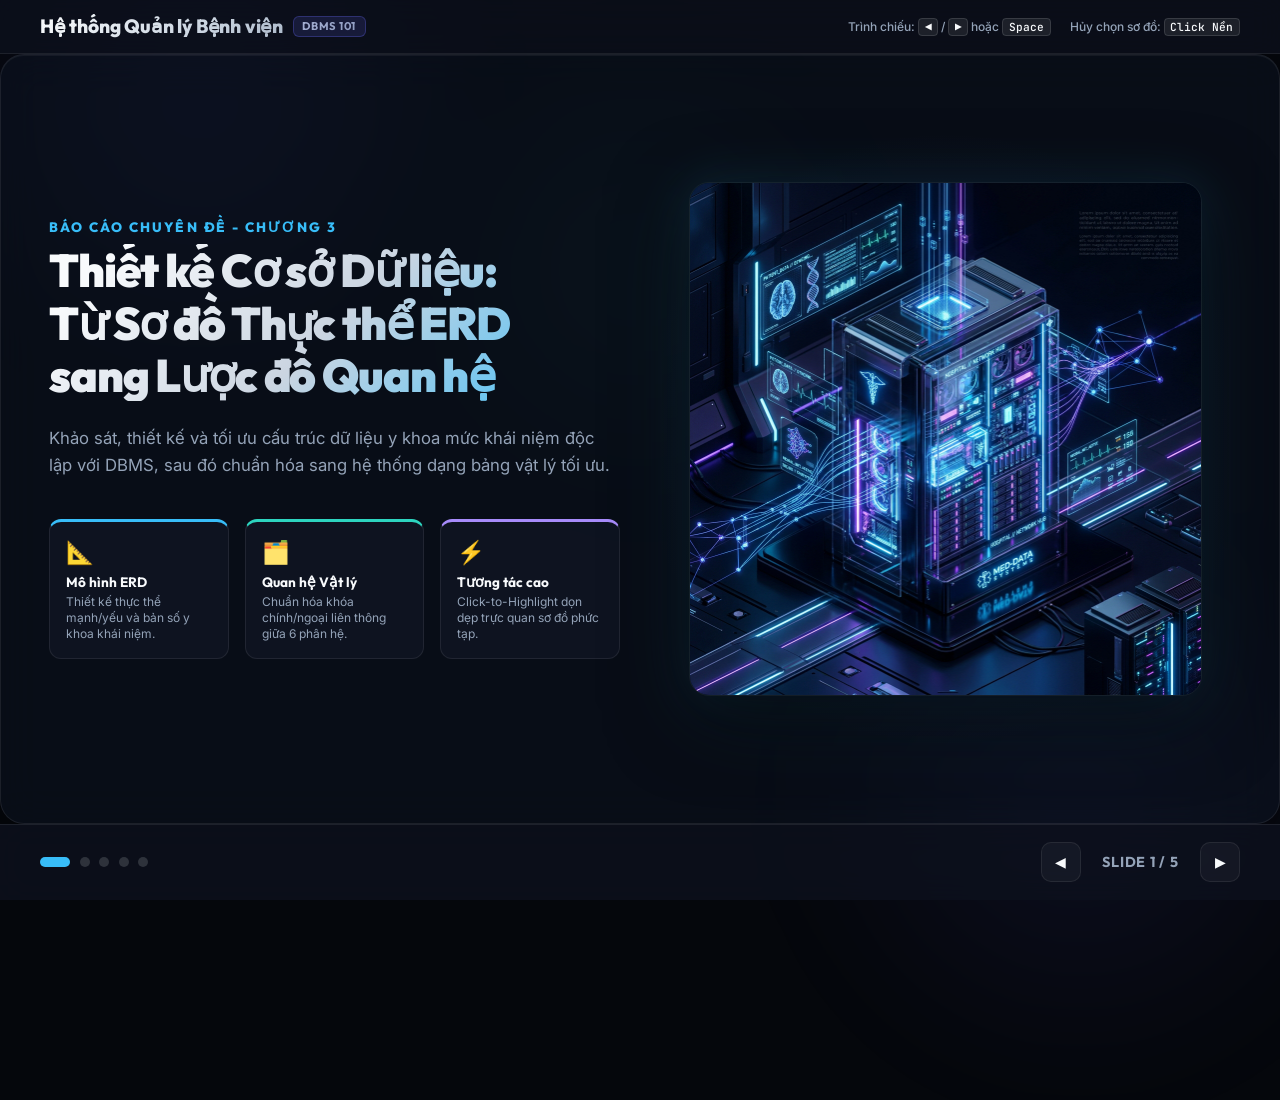
<file: presentation/presentation_slides.html>
<!DOCTYPE html>
<html lang="vi">
<head>
  <meta charset="UTF-8">
  <meta name="viewport" content="width=device-width, initial-scale=1.0">
  <title>DBMS: Từ Thực thể ERD sang Lược đồ Quan hệ Bệnh viện</title>
  
  <!-- Google Fonts -->
  <link rel="preconnect" href="https://fonts.googleapis.com">
  <link rel="preconnect" href="https://fonts.gstatic.com" crossorigin>
  <link href="https://fonts.googleapis.com/css2?family=Inter:wght@300;400;500;600;700&family=Outfit:wght@300;400;500;600;700;800;900&family=JetBrains+Mono:wght@400;500;600&display=swap" rel="stylesheet">
  
  <style>
    /* ==========================================================================
       DESIGN SYSTEM & THEMING
       ========================================================================== */
    :root {
      --bg-main: #05070c;
      --bg-slide: rgba(13, 20, 35, 0.5);
      --bg-card: rgba(21, 27, 42, 0.55);
      --border-color: rgba(255, 255, 255, 0.08);
      --border-glow: rgba(59, 130, 246, 0.25);
      --text-main: #f8fafc;
      --text-muted: #94a3b8;
      
      /* Subsystem Colors for visuals */
      --color-blue: #38bdf8;
      --color-teal: #2dd4bf;
      --color-purple: #a78bfa;
      --color-orange: #fb923c;
      --color-rose: #f43f5e;
      --color-indigo: #6366f1;
      
      --font-title: 'Outfit', sans-serif;
      --font-body: 'Inter', sans-serif;
      --font-mono: 'JetBrains Mono', monospace;
      
      --transition-smooth: all 0.5s cubic-bezier(0.25, 1, 0.5, 1);
    }

    * {
      margin: 0;
      padding: 0;
      box-sizing: border-box;
    }

    body {
      background-color: var(--bg-main);
      color: var(--text-main);
      font-family: var(--font-body);
      height: 100vh;
      width: 100vw;
      overflow: hidden;
      display: flex;
      flex-direction: column;
      user-select: none;
      position: relative;
    }

    /* Decorative glowing background blobs */
    .glow-blob {
      position: absolute;
      width: 600px;
      height: 600px;
      border-radius: 50%;
      background: radial-gradient(circle, rgba(99, 102, 241, 0.09) 0%, transparent 70%);
      filter: blur(50px);
      z-index: 0;
      pointer-events: none;
    }
    .glow-blob-1 { top: -200px; left: -100px; }
    .glow-blob-2 { bottom: -200px; right: -100px; }
    .glow-blob-3 { top: 30%; left: 50%; transform: translate(-50%, -50%); width: 500px; height: 500px; background: radial-gradient(circle, rgba(45, 212, 191, 0.06) 0%, transparent 70%); }

    /* Header Nav */
    header {
      background: rgba(13, 17, 29, 0.75);
      backdrop-filter: blur(16px);
      -webkit-backdrop-filter: blur(16px);
      border-bottom: 1px solid var(--border-color);
      padding: 0.9rem 2.5rem;
      display: flex;
      justify-content: space-between;
      align-items: center;
      z-index: 10;
      flex-shrink: 0;
    }

    .logo {
      font-family: var(--font-title);
      font-weight: 800;
      font-size: 1.2rem;
      letter-spacing: -0.01em;
      background: linear-gradient(135deg, #f8fafc 0%, #cbd5e1 50%, #94a3b8 100%);
      -webkit-background-clip: text;
      -webkit-text-fill-color: transparent;
      display: flex;
      align-items: center;
      gap: 0.6rem;
    }

    .chapter-badge {
      font-size: 0.7rem;
      font-weight: 700;
      background: rgba(99, 102, 241, 0.15);
      border: 1px solid rgba(99, 102, 241, 0.3);
      color: #818cf8;
      padding: 0.15rem 0.55rem;
      border-radius: 6px;
      text-transform: uppercase;
      letter-spacing: 0.05em;
    }

    .nav-shortcuts {
      font-size: 0.75rem;
      color: var(--text-muted);
      display: flex;
      gap: 1.2rem;
      font-weight: 500;
    }

    .key-cap {
      background: rgba(255, 255, 255, 0.08);
      border: 1px solid rgba(255, 255, 255, 0.12);
      border-radius: 4px;
      padding: 0.05rem 0.35rem;
      font-family: var(--font-mono);
      font-size: 0.7rem;
      color: var(--text-main);
    }

    /* Presentation Area */
    .slides-container {
      flex: 1;
      position: relative;
      display: flex;
      align-items: center;
      justify-content: center;
      perspective: 1500px;
      z-index: 1;
      overflow: hidden;
      padding: 1.5rem 2.5rem;
    }

    .slide {
      position: absolute;
      width: 100%;
      max-width: 1550px;
      height: 100%;
      max-height: 800px;
      background-color: var(--bg-slide);
      backdrop-filter: blur(20px);
      -webkit-backdrop-filter: blur(20px);
      border: 1px solid var(--border-color);
      border-radius: 24px;
      box-shadow: 0 30px 70px rgba(0, 0, 0, 0.5), inset 0 1px 0 rgba(255, 255, 255, 0.05);
      padding: 2.5rem 3rem;
      display: none;
      grid-template-columns: 1fr;
      gap: 2.5rem;
      opacity: 0;
      transform: scale(0.96) translateY(15px);
      transition: var(--transition-smooth);
      overflow: hidden;
    }

    .slide.active {
      display: grid;
      opacity: 1;
      transform: scale(1) translateY(0);
      z-index: 5;
    }

    .slide-layout-split {
      grid-template-columns: 1fr 1fr;
    }

    .slide-layout-uneven {
      grid-template-columns: 1.15fr 0.85fr;
    }

    .slide.maximized {
      grid-template-columns: 1fr !important;
    }

    .slide.maximized .info-panel {
      display: none !important;
    }

    .slide.maximized .diagram-panel {
      height: 100% !important;
      width: 100% !important;
    }

    .slide.maximized .diagram-img {
      max-width: 98% !important;
      max-height: 98% !important;
    }

    /* Left Side Elements (Diagram Containers) */
    .diagram-panel {
      position: relative;
      background: rgba(0, 0, 0, 0.3);
      border: 1px solid rgba(255, 255, 255, 0.05);
      border-radius: 20px;
      width: 100%;
      height: 100%;
      overflow: hidden;
      display: flex;
      align-items: center;
      justify-content: center;
      box-shadow: inset 0 0 25px rgba(0,0,0,0.5), 0 10px 30px rgba(0,0,0,0.25);
      transition: var(--transition-smooth);
    }

    .diagram-img {
      max-width: 95%;
      max-height: 95%;
      object-fit: contain;
      border-radius: 10px;
      transition: transform 0.3s ease;
    }

    .diagram-img:hover {
      transform: scale(1.015);
    }

    .diagram-iframe {
      width: 100%;
      height: 100%;
      border: none;
      background-color: #05070c;
    }

    .panel-actions {
      position: absolute;
      top: 1rem;
      right: 1rem;
      display: flex;
      gap: 0.5rem;
      z-index: 100;
    }

    .action-mini-btn {
      background: rgba(13, 20, 35, 0.85);
      backdrop-filter: blur(8px);
      -webkit-backdrop-filter: blur(8px);
      border: 1px solid var(--border-color);
      color: var(--text-main);
      font-size: 0.75rem;
      font-family: var(--font-title);
      font-weight: 700;
      padding: 0.45rem 0.85rem;
      border-radius: 8px;
      cursor: pointer;
      text-decoration: none;
      display: inline-flex;
      align-items: center;
      gap: 0.4rem;
      transition: var(--transition-smooth);
      box-shadow: 0 4px 12px rgba(0,0,0,0.4);
    }

    .action-mini-btn:hover {
      background: #3b82f6;
      border-color: #60a5fa;
      color: #ffffff;
      transform: translateY(-1px);
    }

    .iframe-overlay-tip {
      position: absolute;
      bottom: 1rem;
      left: 50%;
      transform: translateX(-50%);
      background: rgba(13, 20, 35, 0.9);
      backdrop-filter: blur(8px);
      border: 1px solid var(--border-color);
      padding: 0.45rem 1rem;
      border-radius: 10px;
      font-size: 0.7rem;
      color: var(--color-blue);
      font-weight: 600;
      pointer-events: none;
      display: flex;
      align-items: center;
      gap: 0.4rem;
      box-shadow: 0 5px 15px rgba(0,0,0,0.4);
    }

    /* Right Side Elements (Explanations) */
    .info-panel {
      display: flex;
      flex-direction: column;
      justify-content: space-between;
      height: 100%;
      padding-left: 0.5rem;
    }

    .info-header {
      margin-bottom: 1.25rem;
    }

    .info-category {
      font-family: var(--font-title);
      font-weight: 800;
      font-size: 0.75rem;
      text-transform: uppercase;
      letter-spacing: 0.1em;
      color: var(--color-indigo);
      margin-bottom: 0.35rem;
    }

    .info-title {
      font-family: var(--font-title);
      font-weight: 800;
      font-size: 1.85rem;
      line-height: 1.25;
      letter-spacing: -0.01em;
      background: linear-gradient(135deg, #f8fafc 0%, #cbd5e1 100%);
      -webkit-background-clip: text;
      -webkit-text-fill-color: transparent;
    }

    .info-desc-paragraph {
      font-size: 0.9rem;
      color: var(--text-muted);
      line-height: 1.5;
      margin-top: 0.5rem;
    }

    .info-body-list {
      display: flex;
      flex-direction: column;
      gap: 0.75rem;
      margin-top: 0.5rem;
      overflow-y: auto;
      max-height: 380px;
      padding-right: 0.5rem;
    }

    /* Scrollbar Styling */
    .info-body-list::-webkit-scrollbar {
      width: 4px;
    }
    .info-body-list::-webkit-scrollbar-track {
      background: transparent;
    }
    .info-body-list::-webkit-scrollbar-thumb {
      background: rgba(255, 255, 255, 0.1);
      border-radius: 10px;
    }

    .info-item {
      background: var(--bg-card);
      border: 1px solid var(--border-color);
      border-radius: 12px;
      padding: 0.8rem 1rem;
      display: flex;
      gap: 0.85rem;
      align-items: flex-start;
      transition: var(--transition-smooth);
    }

    .info-item:hover {
      border-color: var(--border-glow);
      background: rgba(21, 27, 42, 0.8);
      transform: translateX(4px);
    }

    .info-item-bullet {
      background: rgba(255, 255, 255, 0.04);
      border: 1px solid rgba(255, 255, 255, 0.08);
      width: 26px;
      height: 26px;
      border-radius: 6px;
      display: flex;
      align-items: center;
      justify-content: center;
      font-size: 0.85rem;
      font-weight: 700;
      flex-shrink: 0;
    }

    .info-item-content {
      display: flex;
      flex-direction: column;
      gap: 0.15rem;
    }

    .info-item-title {
      font-family: var(--font-title);
      font-weight: 700;
      font-size: 0.95rem;
    }

    .info-item-desc {
      font-size: 0.8rem;
      color: var(--text-muted);
      line-height: 1.45;
    }

    /* 3D Asset Container styling */
    .asset-image-card {
      width: 100%;
      height: 100%;
      display: flex;
      justify-content: center;
      align-items: center;
      background: radial-gradient(circle at center, rgba(99, 102, 241, 0.07) 0%, transparent 70%);
      position: relative;
    }

    .asset-3d-img {
      max-width: 90%;
      max-height: 85%;
      object-fit: contain;
      filter: drop-shadow(0 20px 40px rgba(0,0,0,0.6)) drop-shadow(0 0 20px rgba(56, 189, 248, 0.15));
      border-radius: 20px;
      border: 1px solid rgba(255, 255, 255, 0.05);
      animation: float 6s ease-in-out infinite;
    }

    @keyframes float {
      0% { transform: translateY(0px) rotate(0deg); }
      50% { transform: translateY(-12px) rotate(0.5deg); }
      100% { transform: translateY(0px) rotate(0deg); }
    }

    /* Slide specific styles */
    /* Slide 1: Welcome */
    .welcome-text-side {
      display: flex;
      flex-direction: column;
      justify-content: center;
      gap: 1.5rem;
    }

    .welcome-title-group {
      display: flex;
      flex-direction: column;
      gap: 0.5rem;
    }

    .welcome-tagline {
      font-family: var(--font-title);
      font-size: 0.85rem;
      font-weight: 800;
      text-transform: uppercase;
      letter-spacing: 0.15em;
      color: var(--color-blue);
    }

    .slide-title-large {
      font-family: var(--font-title);
      font-size: 2.85rem;
      font-weight: 900;
      letter-spacing: -0.025em;
      line-height: 1.15;
      background: linear-gradient(135deg, #f8fafc 10%, #cbd5e1 50%, #38bdf8 100%);
      -webkit-background-clip: text;
      -webkit-text-fill-color: transparent;
    }

    .slide-subtitle {
      font-size: 1.05rem;
      color: var(--text-muted);
      line-height: 1.6;
    }

    .welcome-mini-grid {
      display: grid;
      grid-template-columns: repeat(3, 1fr);
      gap: 1rem;
      margin-top: 1rem;
    }

    .welcome-card {
      background: var(--bg-card);
      border: 1px solid var(--border-color);
      border-radius: 12px;
      padding: 1rem;
      transition: var(--transition-smooth);
    }

    .welcome-card:hover {
      border-color: var(--color-blue);
      transform: translateY(-3px);
    }

    .welcome-card-icon {
      font-size: 1.4rem;
      margin-bottom: 0.4rem;
    }

    .welcome-card-title {
      font-family: var(--font-title);
      font-weight: 700;
      font-size: 0.85rem;
      margin-bottom: 0.2rem;
    }

    .welcome-card-desc {
      font-size: 0.75rem;
      color: var(--text-muted);
      line-height: 1.35;
    }

    /* Grid Layout Slide 5 (Mapping Rules) */
    .mapping-grid {
      display: grid;
      grid-template-columns: repeat(3, 1fr);
      gap: 1.5rem;
      width: 100%;
      height: calc(100% - 4.5rem);
      margin-top: 1rem;
    }

    .mapping-card {
      background: var(--bg-card);
      border: 1px solid var(--border-color);
      border-radius: 18px;
      padding: 1.5rem;
      display: flex;
      flex-direction: column;
      justify-content: space-between;
      transition: var(--transition-smooth);
    }

    .mapping-card:hover {
      border-color: var(--accent-color, var(--color-blue));
      transform: translateY(-5px);
      box-shadow: 0 15px 30px rgba(0,0,0,0.4);
    }

    .mapping-card-header {
      display: flex;
      justify-content: space-between;
      align-items: center;
      margin-bottom: 1rem;
    }

    .mapping-card-icon {
      font-size: 1.8rem;
    }

    .mapping-card-badge {
      font-size: 0.65rem;
      font-weight: 700;
      font-family: var(--font-title);
      padding: 0.2rem 0.55rem;
      border-radius: 6px;
      background: rgba(255, 255, 255, 0.04);
      border: 1px solid rgba(255, 255, 255, 0.08);
      color: var(--accent-color, var(--text-main));
    }

    .mapping-card-title {
      font-family: var(--font-title);
      font-weight: 800;
      font-size: 1.2rem;
      margin-bottom: 0.4rem;
    }

    .mapping-card-desc {
      font-size: 0.8rem;
      color: var(--text-muted);
      line-height: 1.5;
      flex: 1;
      margin-bottom: 1.2rem;
    }

    .mapping-box-compare {
      background: rgba(0, 0, 0, 0.35);
      border-radius: 10px;
      padding: 0.7rem 0.85rem;
      font-family: var(--font-mono);
      font-size: 0.72rem;
      display: flex;
      flex-direction: column;
      gap: 0.3rem;
      border: 1px solid rgba(255, 255, 255, 0.03);
    }

    .compare-line {
      display: flex;
      justify-content: space-between;
      align-items: center;
    }

    .compare-label {
      color: var(--text-muted);
    }

    .compare-val {
      font-weight: 600;
      color: var(--accent-color, var(--text-main));
    }

    .mapping-compare-arrow {
      color: var(--text-muted);
      text-align: center;
      font-size: 0.75rem;
      margin: 0.05rem 0;
    }

    /* Final Slide Call to Action */
    .action-btn-container {
      margin-top: 1.25rem;
    }

    .action-btn {
      background: linear-gradient(135deg, var(--color-indigo) 0%, #4f46e5 100%);
      border: 1px solid rgba(255, 255, 255, 0.15);
      color: #ffffff;
      font-family: var(--font-title);
      font-size: 0.95rem;
      font-weight: 700;
      padding: 0.75rem 1.75rem;
      border-radius: 12px;
      cursor: pointer;
      text-decoration: none;
      display: inline-flex;
      align-items: center;
      gap: 0.5rem;
      box-shadow: 0 4px 15px rgba(79, 70, 229, 0.35);
      transition: var(--transition-smooth);
      animation: pulse 3s infinite;
    }

    .action-btn:hover {
      transform: translateY(-2px);
      box-shadow: 0 8px 25px rgba(79, 70, 229, 0.55);
      background: linear-gradient(135deg, #4f46e5 0%, #4338ca 100%);
    }

    @keyframes pulse {
      0% { box-shadow: 0 4px 15px rgba(79, 70, 229, 0.35); }
      50% { box-shadow: 0 4px 25px rgba(79, 70, 229, 0.65); }
      100% { box-shadow: 0 4px 15px rgba(79, 70, 229, 0.35); }
    }

    /* Navigation & Indicators Bar */
    .controls-bar {
      background: rgba(13, 17, 29, 0.8);
      backdrop-filter: blur(16px);
      -webkit-backdrop-filter: blur(16px);
      border-top: 1px solid var(--border-color);
      padding: 1.1rem 2.5rem;
      display: flex;
      justify-content: space-between;
      align-items: center;
      z-index: 10;
      flex-shrink: 0;
    }

    .indicators {
      display: flex;
      gap: 0.6rem;
    }

    .dot {
      width: 10px;
      height: 10px;
      border-radius: 50%;
      background: rgba(255, 255, 255, 0.15);
      cursor: pointer;
      transition: var(--transition-smooth);
    }

    .dot.active {
      background: var(--color-blue);
      width: 30px;
      border-radius: 6px;
    }

    .nav-buttons {
      display: flex;
      gap: 0.75rem;
      align-items: center;
    }

    .nav-btn {
      background: rgba(255, 255, 255, 0.04);
      border: 1px solid var(--border-color);
      color: var(--text-main);
      width: 40px;
      height: 40px;
      border-radius: 10px;
      display: flex;
      align-items: center;
      justify-content: center;
      cursor: pointer;
      font-size: 0.9rem;
      transition: var(--transition-smooth);
    }

    .nav-btn:hover {
      background: rgba(255, 255, 255, 0.08);
      border-color: var(--text-muted);
    }

    .slide-num-indicator {
      font-family: var(--font-title);
      font-size: 0.9rem;
      font-weight: 700;
      color: var(--text-muted);
      margin: 0 0.6rem;
      letter-spacing: 0.05em;
    }

    /* Animatable slide elements */
    .slide-content-side {
      opacity: 0;
      transform: translateY(20px);
      transition: all 0.6s cubic-bezier(0.25, 1, 0.5, 1);
    }

    .slide.active .slide-content-side {
      opacity: 1;
      transform: translateY(0);
    }

    .slide.active .slide-content-side:nth-child(2) {
      transition-delay: 0.15s;
    }
  </style>
</head>
<body>

  <!-- Glow effects behind elements -->
  <div class="glow-blob glow-blob-1"></div>
  <div class="glow-blob glow-blob-2"></div>
  <div class="glow-blob glow-blob-3"></div>

  <!-- Header -->
  <header>
    <div class="logo">
      Hệ thống Quản lý Bệnh viện <span class="chapter-badge">DBMS 101</span>
    </div>
    <div class="nav-shortcuts">
      <span>Trình chiếu: <span class="key-cap">◀</span> / <span class="key-cap">▶</span> hoặc <span class="key-cap">Space</span></span>
      <span>Hủy chọn sơ đồ: <span class="key-cap">Click Nền</span></span>
    </div>
  </header>

  <!-- Presentation Slides Workspace -->
  <main class="slides-container">
    
    <!-- SLIDE 1: WELCOME & INTRO (Trang bìa công nghệ) -->
    <section class="slide active slide-layout-split" id="slide-1">
      <!-- Left side: Welcome text -->
      <div class="welcome-text-side slide-content-side">
        <div class="welcome-title-group">
          <span class="welcome-tagline">Báo cáo chuyên đề - Chương 3</span>
          <h1 class="slide-title-large">
            Thiết kế Cơ sở Dữ liệu:<br>Từ Sơ đồ Thực thể ERD<br>sang Lược đồ Quan hệ
          </h1>
        </div>
        <p class="slide-subtitle">
          Khảo sát, thiết kế và tối ưu cấu trúc dữ liệu y khoa mức khái niệm độc lập với DBMS, sau đó chuẩn hóa sang hệ thống dạng bảng vật lý tối ưu.
        </p>
        
        <div class="welcome-mini-grid">
          <!-- Feature 1 -->
          <div class="welcome-card" style="border-top: 3px solid var(--color-blue);">
            <div class="welcome-card-icon">📐</div>
            <div class="welcome-card-title">Mô hình ERD</div>
            <div class="welcome-card-desc">Thiết kế thực thể mạnh/yếu và bản số y khoa khái niệm.</div>
          </div>
          <!-- Feature 2 -->
          <div class="welcome-card" style="border-top: 3px solid var(--color-teal);">
            <div class="welcome-card-icon">🗂️</div>
            <div class="welcome-card-title">Quan hệ Vật lý</div>
            <div class="welcome-card-desc">Chuẩn hóa khóa chính/ngoại liên thông giữa 6 phân hệ.</div>
          </div>
          <!-- Feature 3 -->
          <div class="welcome-card" style="border-top: 3px solid var(--color-purple);">
            <div class="welcome-card-icon">⚡</div>
            <div class="welcome-card-title">Tương tác cao</div>
            <div class="welcome-card-desc">Click-to-Highlight dọn dẹp trực quan sơ đồ phức tạp.</div>
          </div>
        </div>
      </div>
      
      <!-- Right side: 3D Core Image -->
      <div class="asset-image-card slide-content-side">
        <img src="./database_core.png" alt="Lõi CSDL Bệnh viện" class="asset-3d-img">
      </div>
    </section>

    <!-- SLIDE 2: REQUIREMENTS SURVEY (Khảo sát nghiệp vụ) -->
    <section class="slide slide-layout-uneven" id="slide-2">
      <!-- Left side: 3D Requirements Image -->
      <div class="asset-image-card slide-content-side">
        <img src="./hospital_requirements.png" alt="Yêu cầu nghiệp vụ bệnh viện" class="asset-3d-img" style="animation-delay: -3s;">
      </div>
      
      <!-- Right side: Detailed Subsystem breakdown -->
      <div class="info-panel slide-content-side">
        <div class="info-header">
          <div class="info-category" style="color: var(--color-teal);">business requirements</div>
          <h2 class="info-title">Yêu cầu nghiệp vụ & Phân loại Phân hệ</h2>
          <p class="info-desc-paragraph">Hệ thống bệnh viện đa khoa được chuẩn hóa thành 6 phân hệ y khoa độc lập nhưng liên thông dữ liệu chặt chẽ.</p>
        </div>
        
        <div class="info-body-list" style="max-height: 400px;">
          <!-- Subsystem 1 -->
          <div class="info-item">
            <div class="info-item-bullet" style="color: var(--color-blue); border-color: rgba(56, 189, 248, 0.25);">01</div>
            <div class="info-item-content">
              <span class="info-item-title" style="color: var(--color-blue);">Bệnh nhân & Tiếp đón</span>
              <span class="info-item-desc">Lưu trữ hành chính (Bệnh nhân, thẻ Bảo hiểm y tế) và điều phối Lịch hẹn khám chữa bệnh.</span>
            </div>
          </div>
          <!-- Subsystem 2 -->
          <div class="info-item">
            <div class="info-item-bullet" style="color: var(--color-teal); border-color: rgba(45, 212, 191, 0.25);">02</div>
            <div class="info-item-content">
              <span class="info-item-title" style="color: var(--color-teal);">Chẩn đoán & Điều trị</span>
              <span class="info-item-desc">Hồ sơ Bệnh án cốt lõi, nhật ký Chẩn đoán bệnh lý chi tiết, kê Đơn thuốc và áp dụng Phác đồ điều trị chuẩn.</span>
            </div>
          </div>
          <!-- Subsystem 3 -->
          <div class="info-item">
            <div class="info-item-bullet" style="color: var(--color-purple); border-color: rgba(167, 139, 250, 0.25);">03</div>
            <div class="info-item-content">
              <span class="info-item-title" style="color: var(--color-purple);">Xét nghiệm & Cận lâm sàng</span>
              <span class="info-item-desc">Đo lường kết quả Sinh hóa (Xét nghiệm), lưu trữ hình ảnh CT/X-Ray (Chẩn đoán hình ảnh) và mẫu Bệnh phẩm.</span>
            </div>
          </div>
          <!-- Subsystem 4 -->
          <div class="info-item">
            <div class="info-item-bullet" style="color: var(--color-orange); border-color: rgba(251, 146, 60, 0.25);">04</div>
            <div class="info-item-content">
              <span class="info-item-title" style="color: var(--color-orange);">Nhân sự & Khoa phòng</span>
              <span class="info-item-desc">Quản lý Bác sĩ/Điều dưỡng theo Khoa, phân bổ giường bệnh (Phòng bệnh) và điều phối Lịch trực y bác sĩ.</span>
            </div>
          </div>
          <!-- Subsystem 5 -->
          <div class="info-item">
            <div class="info-item-bullet" style="color: var(--color-rose); border-color: rgba(244, 63, 94, 0.25);">05</div>
            <div class="info-item-content">
              <span class="info-item-title" style="color: var(--color-rose);">Dược phẩm & Vật tư</span>
              <span class="info-item-desc">Kiểm soát Nhà cung cấp thuốc, quản lý kho biệt dược và Phiếu xuất kho cấp phát vật tư tiêu hao.</span>
            </div>
          </div>
          <!-- Subsystem 6 -->
          <div class="info-item">
            <div class="info-item-bullet" style="color: var(--color-indigo); border-color: rgba(99, 102, 241, 0.25);">06</div>
            <div class="info-item-content">
              <span class="info-item-title" style="color: var(--color-indigo);">Tài chính & Viện phí</span>
              <span class="info-item-desc">Tính toán Hóa đơn tổng, miễn giảm theo BHYT, in Biên lai thanh toán và đối soát bảo hiểm bồi thường.</span>
            </div>
          </div>
        </div>
      </div>
    </section>

    <!-- SLIDE 3: ERD CONCEPTUAL MODEL (Sơ đồ ERD khái niệm) -->
    <section class="slide slide-layout-uneven" id="slide-3">
      <!-- Left side: Interactive ERD viewer -->
      <div class="diagram-panel slide-content-side">
        <div class="panel-actions">
          <button class="action-mini-btn btn-maximize">🔍 Phóng to</button>
          <a href="./conceptual_erd.html" target="_blank" class="action-mini-btn">🔗 Mở tab mới</a>
        </div>
        <iframe src="./conceptual_erd.html" class="diagram-iframe" title="Interactive ERD Diagram"></iframe>
        <div class="iframe-overlay-tip">
          <span>🖱️ Tương tác: Kéo thả chuột để di chuyển sơ đồ ERD, cuộn để Zoom phóng to/thu nhỏ</span>
        </div>
      </div>
      
      <!-- Right side: Explanation of ERD features -->
      <div class="info-panel slide-content-side">
        <div class="info-header">
          <div class="info-category" style="color: var(--color-blue);">conceptual model</div>
          <h2 class="info-title">Sơ đồ Thực thể ERD (Chen Notation)</h2>
          <p class="info-desc-paragraph">Bản vẽ thực thể ERD khái niệm mô tả chính xác thực tại khách quan bệnh viện trước khi chuyển dịch vật lý.</p>
        </div>
        
        <div class="info-body-list" style="max-height: 400px;">
          <!-- Point 1 -->
          <div class="info-item">
            <div class="info-item-bullet" style="color: var(--color-blue);">01</div>
            <div class="info-item-content">
              <span class="info-item-title">Thực thể Mạnh & Khóa duy nhất</span>
              <span class="info-item-desc">Các lớp thực thể y khoa trọng yếu như <code>BỆNH NHÂN</code>, <code>NHÂN VIÊN</code>, <code>HÓA ĐƠN</code>... được xác định bằng các thuộc tính khóa gạch chân.</span>
            </div>
          </div>
          <!-- Point 2 -->
          <div class="info-item">
            <div class="info-item-bullet" style="color: var(--color-teal);">02</div>
            <div class="info-item-content">
              <span class="info-item-title">Mối quan hệ Thực thể Yếu (Weak Entity)</span>
              <span class="info-item-desc">Thực thể <code>BẢO HIỂM Y TẾ</code> là thực thể yếu phụ thuộc vào <code>BỆNH NHÂN</code> thông qua liên kết xác định được biểu diễn bằng hình thoi viền kép.</span>
            </div>
          </div>
          <!-- Point 3 -->
          <div class="info-item">
            <div class="info-item-bullet" style="color: var(--color-purple);">03</div>
            <div class="info-item-content">
              <span class="info-item-title">Bản số ràng buộc (Cardinality Ratio)</span>
              <span class="info-item-desc">Mô tả ràng buộc số lượng: quan hệ 1:1 giữa Bệnh nhân và Thẻ bảo hiểm, quan hệ 1:N giữa Bệnh nhân và Bệnh án, và quan hệ N:M giữa Đơn thuốc và Thuốc.</span>
            </div>
          </div>
        </div>
      </div>
    </section>

    <!-- SLIDE 4: PHYSICAL RELATIONAL MAP (Bản đồ quan hệ tương tác) -->
    <section class="slide slide-layout-uneven" id="slide-4">
      <!-- Left side: Live Iframe Embed of Relational Diagram -->
      <div class="diagram-panel slide-content-side">
        <div class="panel-actions">
          <button class="action-mini-btn btn-maximize">🔍 Phóng to</button>
          <a href="./relational_diagram.html" target="_blank" class="action-mini-btn">🔗 Mở tab mới</a>
        </div>
        <iframe src="./relational_diagram.html" class="diagram-iframe" title="Interactive Diagram"></iframe>
        <div class="iframe-overlay-tip">
          <span>🖱️ Thao tác: Kéo thả các thẻ, cuộn chuột để Zoom và Click vào card để xem liên kết</span>
        </div>
      </div>
      
      <!-- Right side: Relational details -->
      <div class="info-panel slide-content-side">
        <div class="info-header">
          <div class="info-category" style="color: var(--color-indigo);">logical & physical map</div>
          <h2 class="info-title">Lược đồ Quan hệ dạng Bảng (Relational Diagram)</h2>
          <p class="info-desc-paragraph">Lược đồ biểu diễn cấu trúc bảng SQL thực tế của bệnh viện với các kiểu dữ liệu và khóa liên thông.</p>
        </div>
        
        <div class="info-body-list" style="max-height: 400px;">
          <!-- Detail 1 -->
          <div class="info-item">
            <div class="info-item-bullet" style="color: var(--color-teal);">01</div>
            <div class="info-item-content">
              <span class="info-item-title">Chuẩn hóa Tên Cột y khoa</span>
              <span class="info-item-desc">Sử dụng tiền tố phân biệt phân hệ rõ ràng (như <code>BN_HoTen</code>, <code>HA_ImagingID</code>) giúp lập trình viên viết truy vấn SQL mạch lạc.</span>
            </div>
          </div>
          <!-- Detail 2 -->
          <div class="info-item">
            <div class="info-item-bullet" style="color: var(--color-blue);">02</div>
            <div class="info-item-content">
              <span class="info-item-title">Ánh xạ khóa PK / FK chặt chẽ</span>
              <span class="info-item-desc">Đánh nhãn khóa chính màu vàng <code>PK</code> và khóa ngoại màu xanh <code>FK</code> bên cạnh mỗi cột giúp hình dung rõ luồng tham chiếu dữ liệu.</span>
            </div>
          </div>
          <!-- Detail 3 -->
          <div class="info-item">
            <div class="info-item-bullet" style="color: var(--color-purple);">03</div>
            <div class="info-item-content">
              <span class="info-item-title">Giải pháp ẩn dây dẫn mặc định</span>
              <span class="info-item-desc">Các đường kết nối (mạng nhện) mặc định được ẩn đi để sơ đồ sạch sẽ. Đường dẫn chỉ tự hiển thị phát sáng khi bạn click hoặc hover bảng.</span>
            </div>
          </div>
        </div>
      </div>
    </section>

    <!-- SLIDE 5: MAPPING RULES (Quy tắc ánh xạ chi tiết) -->
    <section class="slide" id="slide-5" style="grid-template-columns: 1fr;">
      <div class="info-header slide-content-side">
        <div class="info-category" style="color: var(--color-purple);">transformation mathematics</div>
        <h2 class="info-title">Quy tắc ánh xạ thực thể ER sang bảng cơ sở dữ liệu</h2>
        <p class="info-desc-paragraph">Ba quy tắc chuyển dịch toán học giúp chuẩn hóa mô hình ERD khái niệm thành các quan hệ bảng ở dạng chuẩn 3NF.</p>
      </div>
      
      <div class="mapping-grid slide-content-side">
        <!-- Rule 1 -->
        <div class="mapping-card" style="--accent-color: var(--color-blue);">
          <div class="mapping-card-header">
            <span class="mapping-card-icon">🧱</span>
            <span class="mapping-card-badge">Quy tắc 1</span>
          </div>
          <div>
            <h3 class="mapping-card-title">Thực thể Mạnh ➔ Bảng độc lập</h3>
            <p class="mapping-card-desc">Mỗi thực thể mạnh ánh xạ thành một bảng quan hệ riêng biệt. Khóa định danh của thực thể trở thành Khóa chính (PK) của bảng.</p>
          </div>
          <div class="mapping-box-compare" style="--accent-color: var(--color-blue);">
            <div class="compare-line">
              <span class="compare-label">ER:</span>
              <span class="compare-val">BỆNH NHÂN (MãBN)</span>
            </div>
            <div class="mapping-compare-arrow">➔</div>
            <div class="compare-line">
              <span class="compare-label">Bảng:</span>
              <span class="compare-val">BenhNhan (BN_PatientID PK)</span>
            </div>
          </div>
        </div>
        
        <!-- Rule 2 -->
        <div class="mapping-card" style="--accent-color: var(--color-teal);">
          <div class="mapping-card-header">
            <span class="mapping-card-icon">🔗</span>
            <span class="mapping-card-badge">Quy tắc 2</span>
          </div>
          <div>
            <h3 class="mapping-card-title">Thực thể Yếu ➔ Khóa ngoại liên kết</h3>
            <p class="mapping-card-desc">Thực thể yếu chuyển thành bảng riêng biệt. Khóa chính gồm khóa ngoại (FK) trỏ tới bảng thực thể chủ cộng với khóa bộ phận.</p>
          </div>
          <div class="mapping-box-compare" style="--accent-color: var(--color-teal);">
            <div class="compare-line">
              <span class="compare-label">ER:</span>
              <span class="compare-val">BẢO HIỂM Y TẾ (Sở hữu)</span>
            </div>
            <div class="mapping-compare-arrow">➔</div>
            <div class="compare-line">
              <span class="compare-label">Bảng:</span>
              <span class="compare-val">BaoHiemYT (BN_PatientID FK)</span>
            </div>
          </div>
        </div>
        
        <!-- Rule 3 -->
        <div class="mapping-card" style="--accent-color: var(--color-purple);">
          <div class="mapping-card-header">
            <span class="mapping-card-icon">🔀</span>
            <span class="mapping-card-badge">Quy tắc 3</span>
          </div>
          <div>
            <h3 class="mapping-card-title">Liên kết Nhiều-Nhiều ➔ Bảng cầu</h3>
            <p class="mapping-card-desc">Mối quan hệ N:M ánh xạ thành bảng liên kết trung gian chứa các khóa ngoại (FK) tham chiếu tới khóa chính của hai thực thể chủ.</p>
          </div>
          <div class="mapping-box-compare" style="--accent-color: var(--color-purple);">
            <div class="compare-line">
              <span class="compare-label">ER:</span>
              <span class="compare-val">Đơn thuốc ──(Kê)── Thuốc</span>
            </div>
            <div class="mapping-compare-arrow">➔</div>
            <div class="compare-line">
              <span class="compare-label">Bảng:</span>
              <span class="compare-val">ChiTietDonThuoc (FK1, FK2)</span>
            </div>
          </div>
        </div>
      </div>
    </section>

  </main>

  <!-- Bottom Nav Controls -->
  <footer class="controls-bar">
    <!-- Slide dots indicators -->
    <div class="indicators" id="indicators">
      <div class="dot active" data-slide="1"></div>
      <div class="dot" data-slide="2"></div>
      <div class="dot" data-slide="3"></div>
      <div class="dot" data-slide="4"></div>
      <div class="dot" data-slide="5"></div>
    </div>
    
    <!-- Next & Prev buttons -->
    <div class="nav-buttons">
      <button class="nav-btn" id="btn-prev" title="Slide trước (Mũi tên Trái / ArrowLeft)">◀</button>
      <span class="slide-num-indicator" id="slide-num">SLIDE 1 / 5</span>
      <button class="nav-btn" id="btn-next" title="Slide tiếp (Mũi tên Phải / Space / ArrowRight)">▶</button>
    </div>
  </footer>

  <!-- Script for Slides Navigation Control -->
  <script>
    document.addEventListener("DOMContentLoaded", () => {
      // Maximize toggle logic
      const maximizeButtons = document.querySelectorAll(".btn-maximize");
      maximizeButtons.forEach(btn => {
        btn.addEventListener("click", (e) => {
          e.stopPropagation();
          const slide = btn.closest(".slide");
          const isMaximized = slide.classList.toggle("maximized");
          btn.innerHTML = isMaximized ? "🔍 Thu nhỏ" : "🔍 Phóng to";
        });
      });

      const slides = document.querySelectorAll(".slide");
      const dots = document.querySelectorAll(".dot");
      const btnPrev = document.getElementById("btn-prev");
      const btnNext = document.getElementById("btn-next");
      const slideNumIndicator = document.getElementById("slide-num");
      
      let currentSlide = 1;
      const totalSlides = slides.length;

      function updateSlide(targetIndex) {
        if (targetIndex < 1 || targetIndex > totalSlides) return;
        
        // Remove active from current slide and dot
        document.querySelector(".slide.active").classList.remove("active");
        document.querySelector(".dot.active").classList.remove("active");
        
        // Add active to target slide and dot
        slides[targetIndex - 1].classList.add("active");
        dots[targetIndex - 1].classList.add("active");
        
        currentSlide = targetIndex;
        
        // Update counter text
        slideNumIndicator.textContent = `SLIDE ${currentSlide} / ${totalSlides}`;
      }

      function nextSlide() {
        if (currentSlide < totalSlides) {
          updateSlide(currentSlide + 1);
        } else {
          // Wrap around to slide 1
          updateSlide(1);
        }
      }

      function prevSlide() {
        if (currentSlide > 1) {
          updateSlide(currentSlide - 1);
        } else {
          // Wrap around to last slide
          updateSlide(totalSlides);
        }
      }

      // Button listeners
      btnNext.addEventListener("click", nextSlide);
      btnPrev.addEventListener("click", prevSlide);

      // Dot listeners
      dots.forEach((dot, index) => {
        dot.addEventListener("click", () => {
          updateSlide(index + 1);
        });
      });

      // Keyboard listeners
      document.addEventListener("keydown", (e) => {
        if (e.key === "ArrowRight" || e.key === "Spacebar" || e.key === " ") {
          e.preventDefault();
          nextSlide();
        } else if (e.key === "ArrowLeft") {
          e.preventDefault();
          prevSlide();
        }
      });
    });
  </script>
</body>
</html>
</file>
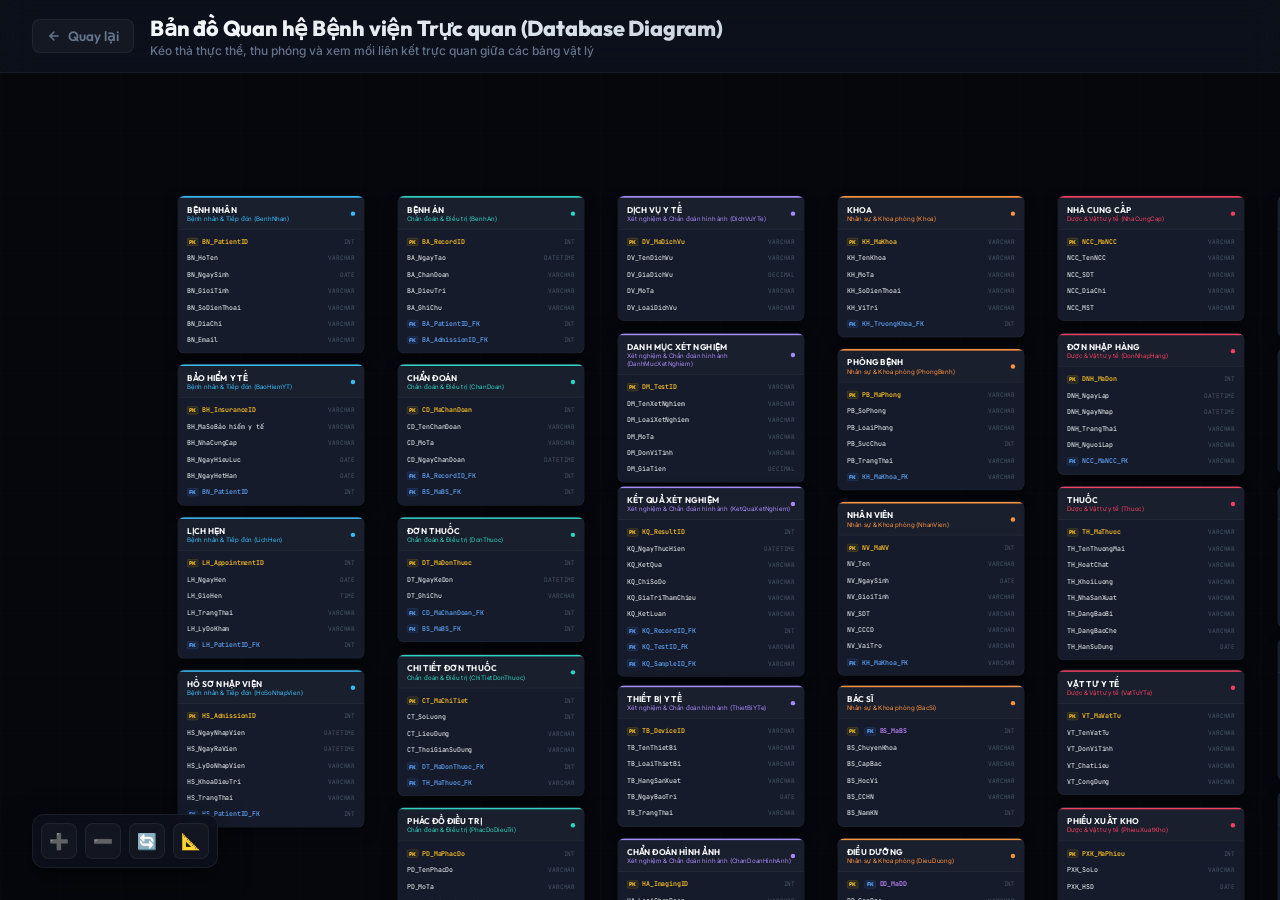
<file: presentation/relational_diagram.html>
<!DOCTYPE html>
<html lang="vi">
<head>
  <meta charset="UTF-8">
  <meta name="viewport" content="width=device-width, initial-scale=1.0">
  <title>Bản đồ Quan hệ Trực quan - Hệ thống Quản lý Bệnh viện</title>
  <!-- Google Fonts -->
  <link rel="preconnect" href="https://fonts.googleapis.com">
  <link rel="preconnect" href="https://fonts.gstatic.com" crossorigin>
  <link href="https://fonts.googleapis.com/css2?family=Inter:wght@300;400;500;600;700&family=Outfit:wght@300;400;500;600;700;800&family=JetBrains+Mono:wght@400;500;600&display=swap" rel="stylesheet">
  
  <style>
    /* ==========================================================================
       DESIGN SYSTEM & VARIABLES
       ========================================================================== */
    :root {
      --bg-dark: #070a13;
      --bg-panel: #0d111d;
      --bg-card: #151b2a;
      --bg-card-hover: #1c2438;
      --text-main: #f8fafc;
      --text-muted: #64748b;
      --border-color: rgba(255, 255, 255, 0.06);
      --border-hover: rgba(59, 130, 246, 0.35);
      --font-title: 'Outfit', sans-serif;
      --font-body: 'Inter', sans-serif;
      --font-mono: 'JetBrains Mono', monospace;

      /* Subsystem colors */
      --color-sys1: #38bdf8; /* Patient & Reception (Blue) */
      --color-sys2: #2dd4bf; /* Diagnosis & Treatment (Teal) */
      --color-sys3: #a78bfa; /* Testing & Imaging (Purple) */
      --color-sys4: #fb923c; /* HR & Dept (Orange) */
      --color-sys5: #f43f5e; /* Pharmacy & Supplies (Rose) */
      --color-sys6: #6366f1; /* Finance & Billing (Indigo) */

      --transition-smooth: all 0.3s cubic-bezier(0.25, 1, 0.5, 1);
    }

    * {
      margin: 0;
      padding: 0;
      box-sizing: border-box;
    }

    body {
      background-color: var(--bg-dark);
      color: var(--text-main);
      font-family: var(--font-body);
      height: 100vh;
      width: 100vw;
      overflow: hidden;
      display: flex;
      flex-direction: column;
    }

    /* Header */
    header {
      background-color: rgba(13, 17, 29, 0.9);
      backdrop-filter: blur(16px);
      -webkit-backdrop-filter: blur(16px);
      border-bottom: 1px solid var(--border-color);
      padding: 0.85rem 2rem;
      display: flex;
      justify-content: space-between;
      align-items: center;
      z-index: 100;
      flex-shrink: 0;
    }

    .header-left {
      display: flex;
      align-items: center;
      gap: 1rem;
    }

    .back-btn {
      background: rgba(255, 255, 255, 0.04);
      border: 1px solid var(--border-color);
      color: var(--text-muted);
      font-family: var(--font-title);
      font-size: 0.85rem;
      font-weight: 600;
      padding: 0.45rem 0.9rem;
      border-radius: 8px;
      cursor: pointer;
      text-decoration: none;
      transition: var(--transition-smooth);
      display: flex;
      align-items: center;
      gap: 0.4rem;
    }

    .back-btn:hover {
      color: var(--text-main);
      background: rgba(255, 255, 255, 0.08);
      border-color: rgba(255, 255, 255, 0.15);
    }

    .header-title-group {
      display: flex;
      flex-direction: column;
    }

    .header-title {
      font-family: var(--font-title);
      font-size: 1.35rem;
      font-weight: 800;
      letter-spacing: -0.01em;
      background: linear-gradient(135deg, #f8fafc 0%, #cbd5e1 100%);
      -webkit-background-clip: text;
      -webkit-text-fill-color: transparent;
    }

    .header-subtitle {
      font-size: 0.75rem;
      color: var(--text-muted);
      font-weight: 500;
      margin-top: 0.1rem;
    }

    .header-right {
      display: none !important;
      align-items: center;
      gap: 1rem;
    }

    /* Workspace */
    .workspace {
      flex: 1;
      display: flex;
      overflow: hidden;
      position: relative;
    }

    /* Diagram Canvas (Viewport and draggable background) */
    .viewport {
      flex: 1;
      overflow: hidden;
      position: relative;
      background-color: #05070c;
      cursor: grab;
      user-select: none;
    }

    .viewport:active {
      cursor: grabbing;
    }

    /* Technical grid inside viewport */
    .canvas-grid {
      position: absolute;
      top: 0;
      left: 0;
      width: 4000px;
      height: 3000px;
      background-size: 60px 60px;
      background-image: 
        linear-gradient(to right, rgba(255, 255, 255, 0.007) 1px, transparent 1px),
        linear-gradient(to bottom, rgba(255, 255, 255, 0.007) 1px, transparent 1px);
      z-index: 0;
      pointer-events: none;
    }

    .canvas {
      position: absolute;
      width: 4000px;
      height: 3000px;
      transform-origin: 0 0;
      z-index: 1;
    }

    /* Floating Table Cards */
    .table-card {
      position: absolute;
      width: 340px;
      background-color: var(--bg-card);
      border: 1px solid var(--border-color);
      border-radius: 12px;
      overflow: hidden;
      box-shadow: 0 10px 25px rgba(0, 0, 0, 0.4);
      z-index: 10;
      transition: opacity 0.3s ease, border-color 0.3s ease, box-shadow 0.3s ease;
      cursor: default;
    }

    .table-card:hover {
      border-color: var(--border-hover);
      box-shadow: 0 15px 35px rgba(59, 130, 246, 0.15);
    }

    .table-card.focused {
      border-color: var(--accent-color, #3b82f6) !important;
      box-shadow: 0 0 20px rgba(59, 130, 246, 0.25);
    }

    .table-card.dimmed {
      opacity: 0.12 !important;
      pointer-events: none;
    }

    .table-card.highlighted {
      opacity: 1 !important;
      z-index: 20;
    }

    .card-header {
      padding: 0.75rem 1rem;
      background-color: rgba(255, 255, 255, 0.02);
      border-bottom: 1px solid var(--border-color);
      cursor: move;
      display: flex;
      align-items: center;
      justify-content: space-between;
      border-top: 3px solid var(--accent-color, #94a3b8);
    }

    .card-title {
      font-family: var(--font-title);
      font-weight: 700;
      font-size: 0.95rem;
      letter-spacing: 0.02em;
    }

    .card-subtitle {
      font-size: 0.7rem;
      color: var(--text-muted);
    }

    .card-body {
      padding: 0.5rem 0;
    }

    /* Column Row styling */
    .column-row {
      display: flex;
      justify-content: space-between;
      align-items: center;
      padding: 0.4rem 1rem;
      font-family: var(--font-mono);
      font-size: 0.75rem;
      border-bottom: 1px solid rgba(255, 255, 255, 0.005);
      position: relative;
    }

    .column-row:hover {
      background-color: rgba(255, 255, 255, 0.02);
    }

    .column-name-group {
      display: flex;
      align-items: center;
      gap: 0.4rem;
    }

    .key-badge {
      font-family: var(--font-title);
      font-weight: 800;
      font-size: 0.6rem;
      border-radius: 4px;
      padding: 0.02rem 0.2rem;
    }

    .key-pk {
      background-color: rgba(234, 179, 8, 0.1);
      color: #fbbf24;
      border: 1px solid rgba(234, 179, 8, 0.2);
    }

    .key-fk {
      background-color: rgba(59, 130, 246, 0.1);
      color: #60a5fa;
      border: 1px solid rgba(59, 130, 246, 0.2);
    }

    .column-name {
      color: var(--text-main);
    }

    .column-name.pk-col {
      color: #fbbf24;
      font-weight: 600;
    }

    .column-name.fk-col {
      color: #60a5fa;
      font-weight: 500;
    }

    .column-name.pk-fk-col {
      color: #c084fc;
      font-weight: 600;
    }

    .column-type {
      color: #475569;
      font-size: 0.7rem;
    }

    /* SVG Overlay for connection paths */
    .svg-overlay {
      position: absolute;
      top: 0;
      left: 0;
      width: 4000px;
      height: 3000px;
      pointer-events: none;
      z-index: 5;
    }

    .relation-path {
      fill: none;
      stroke-width: 2px;
      stroke: #334155;
      opacity: 0;
      pointer-events: none;
      transition: stroke 0.3s ease, stroke-width 0.3s ease, opacity 0.3s ease;
    }

    .relation-path.dimmed {
      opacity: 0 !important;
      pointer-events: none;
    }

    .relation-path.highlighted {
      stroke: var(--accent-color, #3b82f6) !important;
      stroke-width: 3.5px !important;
      opacity: 0.95 !important;
      pointer-events: auto;
      filter: drop-shadow(0 0 6px var(--accent-color, #3b82f6));
    }

    /* Floating Toolbar */
    .toolbar-floating {
      position: absolute;
      bottom: 2rem;
      left: 2rem;
      background: rgba(13, 17, 29, 0.85);
      backdrop-filter: blur(12px);
      -webkit-backdrop-filter: blur(12px);
      border: 1px solid var(--border-color);
      border-radius: 12px;
      padding: 0.5rem;
      display: flex;
      gap: 0.5rem;
      box-shadow: 0 10px 30px rgba(0, 0, 0, 0.5);
      z-index: 90;
    }

    .tool-btn {
      background: rgba(255, 255, 255, 0.03);
      border: 1px solid var(--border-color);
      color: var(--text-main);
      width: 36px;
      height: 36px;
      border-radius: 8px;
      display: flex;
      align-items: center;
      justify-content: center;
      cursor: pointer;
      font-size: 1rem;
      transition: var(--transition-smooth);
    }

    .tool-btn:hover {
      background: rgba(255, 255, 255, 0.08);
      border-color: rgba(255, 255, 255, 0.15);
    }

    /* Search floating card */
    .search-floating {
      display: none !important;
      position: absolute;
      top: 2rem;
      left: 2rem;
      width: 280px;
      background: rgba(13, 17, 29, 0.85);
      backdrop-filter: blur(12px);
      -webkit-backdrop-filter: blur(12px);
      border: 1px solid var(--border-color);
      border-radius: 12px;
      padding: 0.75rem;
      box-shadow: 0 10px 30px rgba(0, 0, 0, 0.5);
      z-index: 90;
      display: flex;
      flex-direction: column;
      gap: 0.75rem;
    }

    .search-box {
      position: relative;
    }

    .search-input {
      width: 100%;
      background: rgba(0, 0, 0, 0.3);
      border: 1px solid var(--border-color);
      border-radius: 8px;
      padding: 0.5rem 0.75rem 0.5rem 2rem;
      color: var(--text-main);
      font-size: 0.8rem;
      outline: none;
    }

    .search-input:focus {
      border-color: #3b82f6;
    }

    .search-icon {
      position: absolute;
      left: 0.65rem;
      top: 50%;
      transform: translateY(-50%);
      color: var(--text-muted);
      width: 14px;
      height: 14px;
    }

    .subsystems-filter-mini {
      display: grid;
      grid-template-columns: repeat(3, 1fr);
      gap: 0.35rem;
    }

    .sys-filter-btn {
      font-family: var(--font-title);
      font-size: 0.65rem;
      font-weight: 700;
      padding: 0.3rem 0;
      background: rgba(255, 255, 255, 0.03);
      border: 1px solid var(--border-color);
      border-radius: 6px;
      color: var(--text-muted);
      cursor: pointer;
      text-align: center;
      transition: var(--transition-smooth);
    }

    .sys-filter-btn:hover, .sys-filter-btn.active {
      color: var(--text-main);
      background: rgba(255, 255, 255, 0.08);
    }

    .sys-filter-btn.active {
      border-color: var(--accent-color, #3b82f6);
      color: var(--accent-color, #3b82f6);
    }

    /* Detail Drawer */
    .detail-drawer {
      display: none !important;
      width: 360px;
      background-color: var(--bg-panel);
      border-left: 1px solid var(--border-color);
      padding: 1.5rem;
      display: flex;
      flex-direction: column;
      gap: 1.5rem;
      overflow-y: auto;
      flex-shrink: 0;
      position: relative;
      z-index: 90;
      box-shadow: -10px 0 30px rgba(0, 0, 0, 0.3);
    }

    .drawer-empty {
      height: 100%;
      display: flex;
      flex-direction: column;
      align-items: center;
      justify-content: center;
      text-align: center;
      color: var(--text-muted);
      padding: 2rem;
    }

    .drawer-empty-icon {
      width: 48px;
      height: 48px;
      margin-bottom: 1rem;
      opacity: 0.2;
    }

    .drawer-header {
      border-bottom: 1px solid var(--border-color);
      padding-bottom: 1rem;
    }

    .drawer-sys-tag {
      font-size: 0.7rem;
      font-weight: 700;
      text-transform: uppercase;
      letter-spacing: 0.05em;
      margin-bottom: 0.25rem;
    }

    .drawer-title {
      font-family: var(--font-title);
      font-size: 1.35rem;
      font-weight: 800;
    }

    .drawer-desc {
      font-size: 0.8rem;
      color: var(--text-muted);
      line-height: 1.45;
      margin-top: 0.4rem;
    }

    .drawer-section-title {
      font-family: var(--font-title);
      font-size: 0.85rem;
      font-weight: 700;
      margin-bottom: 0.75rem;
      display: flex;
      align-items: center;
      gap: 0.4rem;
    }

    .drawer-col-list {
      display: flex;
      flex-direction: column;
      gap: 0.6rem;
    }

    .drawer-col-item {
      background: rgba(255, 255, 255, 0.01);
      border: 1px solid var(--border-color);
      border-radius: 8px;
      padding: 0.6rem;
      font-size: 0.75rem;
    }

    .drawer-col-header {
      display: flex;
      justify-content: space-between;
      font-family: var(--font-mono);
      font-weight: 600;
      margin-bottom: 0.2rem;
    }

    .drawer-col-name.pk { color: #fbbf24; }
    .drawer-col-type { color: #475569; }
    .drawer-col-desc { color: var(--text-muted); font-size: 0.7rem; line-height: 1.35; }
    .drawer-col-ref { font-family: var(--font-mono); font-size: 0.65rem; color: #60a5fa; margin-top: 0.25rem; }

    .mapping-box {
      background: rgba(59, 130, 246, 0.02);
      border: 1px dashed rgba(59, 130, 246, 0.15);
      padding: 0.75rem;
      border-radius: 8px;
      font-size: 0.75rem;
      line-height: 1.45;
      color: var(--text-muted);
    }
  </style>
</head>
<body>

  <!-- Header -->
  <header>
    <div class="header-left">
      <a href="index.html" class="back-btn">
        <svg width="14" height="14" viewBox="0 0 24 24" fill="none" stroke="currentColor" stroke-width="2.5" stroke-linecap="round" stroke-linejoin="round">
          <line x1="19" y1="12" x2="5" y2="12"></line>
          <polyline points="12 19 5 12 12 5"></polyline>
        </svg>
        Quay lại
      </a>
      <div class="header-title-group">
        <h1 class="header-title">Bản đồ Quan hệ Bệnh viện Trực quan (Database Diagram)</h1>
        <div class="header-subtitle">Kéo thả thực thể, thu phóng và xem mối liên kết trực quan giữa các bảng vật lý</div>
      </div>
    </div>
    <div class="header-right">
      <a href="relational_schema.html" class="back-btn" style="color: var(--color-sys1); border-color: rgba(56, 189, 248, 0.25);">
        📊 Xem Lược đồ Dạng Bảng
      </a>
    </div>
  </header>

  <!-- Workspace Container -->
  <div class="workspace">
    
    <!-- Viewport Area -->
    <div class="viewport" id="viewport">
      <div class="canvas-grid"></div>
      
      <!-- Interactive Zoomable/Pannable Canvas -->
      <div class="canvas" id="canvas">
        <!-- SVG Connections Layer -->
        <svg class="svg-overlay" id="svg-overlay" width="4000" height="3000"></svg>
        
        <!-- Table Cards Layer (Generated Dynamically) -->
        <div id="cards-layer"></div>
      </div>

      <!-- Floating Toolbars -->
      <div class="search-floating">
        <div class="search-box">
          <svg class="search-icon" fill="none" stroke="currentColor" viewBox="0 0 24 24" stroke-width="2.5">
            <circle cx="11" cy="11" r="8"></circle>
            <line x1="21" y1="21" x2="16.65" y2="16.65"></line>
          </svg>
          <input type="text" class="search-input" id="canvas-search" placeholder="Tìm kiếm bảng...">
        </div>
        <div class="subsystems-filter-mini">
          <button class="sys-filter-btn active" data-sys="all">Tất cả</button>
          <button class="sys-filter-btn" data-sys="1" style="--accent-color: var(--color-sys1)">Hệ 1</button>
          <button class="sys-filter-btn" data-sys="2" style="--accent-color: var(--color-sys2)">Hệ 2</button>
          <button class="sys-filter-btn" data-sys="3" style="--accent-color: var(--color-sys3)">Hệ 3</button>
          <button class="sys-filter-btn" data-sys="4" style="--accent-color: var(--color-sys4)">Hệ 4</button>
          <button class="sys-filter-btn" data-sys="5" style="--accent-color: var(--color-sys5)">Hệ 5</button>
          <button class="sys-filter-btn" data-sys="6" style="--accent-color: var(--color-sys6)">Hệ 6</button>
        </div>
      </div>

      <div class="toolbar-floating">
        <button class="tool-btn" id="btn-zoom-in" title="Phóng to">➕</button>
        <button class="tool-btn" id="btn-zoom-out" title="Thu nhỏ">➖</button>
        <button class="tool-btn" id="btn-zoom-reset" title="Khôi phục">🔄</button>
        <button class="tool-btn" id="btn-auto-layout" title="Bố cục mặc định">📐</button>
      </div>

    </div>

    <!-- Details Sidebar Drawer -->
    <aside class="detail-drawer" id="detail-drawer">
      <div class="drawer-empty" id="drawer-empty-msg">
        <svg class="drawer-empty-icon" fill="none" stroke="currentColor" viewBox="0 0 24 24">
          <path stroke-linecap="round" stroke-linejoin="round" stroke-width="1.5" d="M15 15l-2 5L9 9l11 4-5 2zm0 0l5 5M7.188 2.239l.777 2.897M5.136 7.965l-2.898-.777M13.95 4.05l-2.122 2.122m-5.657 5.656l-2.12 2.122"></path>
        </svg>
        <p>Bấm chọn thẻ bảng hoặc đường nối quan hệ để xem thông tin chi tiết cấu trúc trường dữ liệu y khoa ở đây.</p>
      </div>
      
      <!-- Drawer Content -->
      <div id="drawer-content" style="display: none;">
        <div class="drawer-header">
          <div class="drawer-sys-tag" id="drawer-sys-tag" style="color: var(--color-sys1);">Phân hệ</div>
          <h2 class="drawer-title" id="drawer-table-name">TableName</h2>
          <p class="drawer-desc" id="drawer-table-desc">Table description.</p>
        </div>
        
        <div>
          <div class="drawer-section-title">Attributes</div>
          <div class="drawer-col-list" id="drawer-cols-list"></div>
        </div>

        <div>
          <div class="drawer-section-title">Giải thích thiết kế</div>
          <div class="mapping-box" id="drawer-mapping-explain"></div>
        </div>
      </div>
    </aside>

  </div>

  <!-- Database Schema Definition (Shared with grid screen) -->
  <script>
    const dbSchema = [
  {
    "id": "benhnhan",
    "name": "BenhNhan",
    "vnName": "Bệnh Nhân",
    "subsystem": 1,
    "subsystemName": "Bệnh nhân & Tiếp đón",
    "description": "Bảng lưu trữ thông tin hành chính cốt lõi của tất cả Bệnh nhân đăng ký khám chữa bệnh tại bệnh viện.",
    "mappingExplain": "Được chuyển đổi từ thực thể mạnh BỆNH NHÂN. Khóa chính BN_PatientID được sinh ra làm khóa nhận diện duy nhất. Các thuộc tính đơn của thực thể được cấu hình thành các cột tương ứng.",
    "columns": [
      {
        "name": "BN_PatientID",
        "type": "INT",
        "key": "PK",
        "ref": null,
        "desc": "Mã bệnh nhân duy nhất (Khóa chính tự tăng)",
        "vnName": "Mã bệnh nhân"
      },
      {
        "name": "BN_HoTen",
        "type": "VARCHAR(100)",
        "key": "",
        "ref": null,
        "desc": "Họ và tên đầy đủ của bệnh nhân",
        "vnName": "Họ và tên"
      },
      {
        "name": "BN_NgaySinh",
        "type": "DATE",
        "key": "",
        "ref": null,
        "desc": "Ngày sinh của bệnh nhân",
        "vnName": "Ngày sinh"
      },
      {
        "name": "BN_GioiTinh",
        "type": "VARCHAR(10)",
        "key": "",
        "ref": null,
        "desc": "Giới tính (Nam, Nữ, Khác)",
        "vnName": "Giới tính"
      },
      {
        "name": "BN_SoDienThoai",
        "type": "VARCHAR(20)",
        "key": "",
        "ref": null,
        "desc": "Số điện thoại liên hệ chính",
        "vnName": "Số điện thoại"
      },
      {
        "name": "BN_DiaChi",
        "type": "VARCHAR(255)",
        "key": "",
        "ref": null,
        "desc": "Địa chỉ thường trú",
        "vnName": "Địa chỉ"
      },
      {
        "name": "BN_Email",
        "type": "VARCHAR(100)",
        "key": "",
        "ref": null,
        "desc": "Địa chỉ email (không bắt buộc)",
        "vnName": "Thư điện tử (Email)"
      }
    ],
    "pos": {
      "x": 50,
      "y": 150
    }
  },
  {
    "id": "baohiemyt",
    "name": "BaoHiemYT",
    "vnName": "Bảo Hiểm Y Tế",
    "subsystem": 1,
    "subsystemName": "Bệnh nhân & Tiếp đón",
    "description": "Thông tin thẻ bảo hiểm y tế của bệnh nhân dùng trong việc miễn giảm viện phí.",
    "mappingExplain": "Được chuyển đổi từ thực thể BẢO HIỂM Y TẾ. Mối quan hệ CoInsurance với BỆNH NHÂN là mối quan hệ 1:1, do đó thuộc tính BN_PatientID được đưa sang làm Khóa ngoại và bổ sung ràng buộc UNIQUE để đảm bảo mỗi bệnh nhân chỉ có tối đa một thẻ bảo hiểm hoạt động.",
    "columns": [
      {
        "name": "BH_InsuranceID",
        "type": "VARCHAR(50)",
        "key": "PK",
        "ref": null,
        "desc": "Mã số hệ thống bảo hiểm y tế (Khóa chính)",
        "vnName": "Mã bảo hiểm y tế"
      },
      {
        "name": "BH_MaSoBảo hiểm y tế",
        "type": "VARCHAR(50)",
        "key": "",
        "ref": null,
        "desc": "Mã số in trên thẻ Bảo hiểm y tế vật lý (UNIQUE)",
        "vnName": "Mã số thẻ bảo hiểm"
      },
      {
        "name": "BH_NhaCungCap",
        "type": "VARCHAR(100)",
        "key": "",
        "ref": null,
        "desc": "Cơ quan/Nhà cung cấp bảo hiểm phát hành",
        "vnName": "Nhà cung cấp bảo hiểm"
      },
      {
        "name": "BH_NgayHieuLuc",
        "type": "DATE",
        "key": "",
        "ref": null,
        "desc": "Ngày bắt đầu hiệu lực thẻ",
        "vnName": "Ngày hiệu lực"
      },
      {
        "name": "BH_NgayHetHan",
        "type": "DATE",
        "key": "",
        "ref": null,
        "desc": "Ngày hết hạn của thẻ",
        "vnName": "Ngày hết hạn"
      },
      {
        "name": "BN_PatientID",
        "type": "INT",
        "key": "FK",
        "ref": "BenhNhan",
        "desc": "Mã bệnh nhân sở hữu (Khóa ngoại tham chiếu BenhNhan, UNIQUE)",
        "vnName": "Mã bệnh nhân"
      }
    ],
    "pos": {
      "x": 50,
      "y": 456
    }
  },
  {
    "id": "lichhen",
    "name": "LichHen",
    "vnName": "Lịch Hẹn",
    "subsystem": 1,
    "subsystemName": "Bệnh nhân & Tiếp đón",
    "description": "Lịch hẹn khám bệnh do bệnh nhân đặt trước qua tổng đài hoặc website bệnh viện.",
    "mappingExplain": "Được chuyển đổi từ thực thể LỊCH HẸN. Mối quan hệ DatAppointment (ĐẶT) giữa BỆNH NHÂN (1) và LỊCH HẸN (N) là quan hệ 1:N, do đó thuộc tính LH_PatientID_FK được chèn vào bảng LỊCH HẸN đóng vai trò khóa ngoại.",
    "columns": [
      {
        "name": "LH_AppointmentID",
        "type": "INT",
        "key": "PK",
        "ref": null,
        "desc": "Mã lịch hẹn (Khóa chính tự tăng)",
        "vnName": "Mã lịch hẹn"
      },
      {
        "name": "LH_NgayHen",
        "type": "DATE",
        "key": "",
        "ref": null,
        "desc": "Ngày hẹn khám",
        "vnName": "Ngày hẹn khám"
      },
      {
        "name": "LH_GioHen",
        "type": "TIME",
        "key": "",
        "ref": null,
        "desc": "Giờ hẹn khám",
        "vnName": "Giờ hẹn khám"
      },
      {
        "name": "LH_TrangThai",
        "type": "VARCHAR(50)",
        "key": "",
        "ref": null,
        "desc": "Trạng thái (Đã đặt, Đã khám, Đã hủy)",
        "vnName": "Trạng thái lịch hẹn"
      },
      {
        "name": "LH_LyDoKham",
        "type": "VARCHAR(255)",
        "key": "",
        "ref": null,
        "desc": "Mô tả triệu chứng hoặc lý do đăng ký",
        "vnName": "Lý do khám bệnh"
      },
      {
        "name": "LH_PatientID_FK",
        "type": "INT",
        "key": "FK",
        "ref": "BenhNhan",
        "desc": "Khóa ngoại liên kết bệnh nhân đặt lịch (tham chiếu BenhNhan)",
        "vnName": "Mã bệnh nhân"
      }
    ],
    "pos": {
      "x": 50,
      "y": 734
    }
  },
  {
    "id": "hosonhapvien",
    "name": "HoSoNhapVien",
    "vnName": "Hồ Sơ Nhập Viện",
    "subsystem": 1,
    "subsystemName": "Bệnh nhân & Tiếp đón",
    "description": "Hồ sơ ghi nhận thông tin nội trú khi bệnh nhân có chỉ định nhập viện điều trị.",
    "mappingExplain": "Được chuyển từ thực thể HỒ SƠ NHẬP VIỆN. Liên kết với BỆNH NHÂN qua mối quan hệ NhapVien (1:N), do đó thuộc tính HS_PatientID_FK là khóa ngoại tham chiếu đến BenhNhan. Khóa chính là HS_AdmissionID.",
    "columns": [
      {
        "name": "HS_AdmissionID",
        "type": "INT",
        "key": "PK",
        "ref": null,
        "desc": "Mã hồ sơ nhập viện (Khóa chính)",
        "vnName": "Mã hồ sơ nhập viện"
      },
      {
        "name": "HS_NgayNhapVien",
        "type": "DATETIME",
        "key": "",
        "ref": null,
        "desc": "Ngày giờ nhập viện chính thức",
        "vnName": "Ngày giờ nhập viện"
      },
      {
        "name": "HS_NgayRaVien",
        "type": "DATETIME",
        "key": "",
        "ref": null,
        "desc": "Ngày giờ ra viện (cho phép NULL)",
        "vnName": "Ngày giờ ra viện"
      },
      {
        "name": "HS_LyDoNhapVien",
        "type": "VARCHAR(255)",
        "key": "",
        "ref": null,
        "desc": "Lý do nhập viện điều trị",
        "vnName": "Lý do nhập viện"
      },
      {
        "name": "HS_KhoaDieuTri",
        "type": "VARCHAR(100)",
        "key": "",
        "ref": null,
        "desc": "Tên khoa tiếp nhận điều trị lâm sàng ban đầu",
        "vnName": "Khoa lâm sàng tiếp nhận"
      },
      {
        "name": "HS_TrangThai",
        "type": "VARCHAR(50)",
        "key": "",
        "ref": null,
        "desc": "Trạng thái (Đang điều trị, Đã ra viện)",
        "vnName": "Trạng thái nội trú"
      },
      {
        "name": "HS_PatientID_FK",
        "type": "INT",
        "key": "FK",
        "ref": "BenhNhan",
        "desc": "Mã bệnh nhân điều trị nội trú (Khóa ngoại tham chiếu BenhNhan)",
        "vnName": "Mã bệnh nhân"
      }
    ],
    "pos": {
      "x": 50,
      "y": 1012
    }
  },
  {
    "id": "benhan",
    "name": "BenhAn",
    "vnName": "Bệnh Án",
    "subsystem": 2,
    "subsystemName": "Chẩn đoán & Điều trị",
    "description": "Bệnh án lâm sàng của bệnh nhân, chứa các thông tin tổng hợp về quá trình khám chữa bệnh.",
    "mappingExplain": "Được chuyển đổi từ thực thể BỆNH ÁN. Đây là thực thể trung tâm kết nối Bệnh nhân và Hồ sơ nhập viện. Chứa khóa ngoại BA_PatientID_FK và BA_AdmissionID_FK để ánh xạ các liên kết CoRecord (1:N) và TaoTu (1:1).",
    "columns": [
      {
        "name": "BA_RecordID",
        "type": "INT",
        "key": "PK",
        "ref": null,
        "desc": "Mã bệnh án y khoa (Khóa chính)",
        "vnName": "Mã bệnh án y khoa"
      },
      {
        "name": "BA_NgayTao",
        "type": "DATETIME",
        "key": "",
        "ref": null,
        "desc": "Ngày giờ khởi tạo bệnh án",
        "vnName": "Ngày lập bệnh án"
      },
      {
        "name": "BA_ChanDoan",
        "type": "VARCHAR(255)",
        "key": "",
        "ref": null,
        "desc": "Tóm tắt chẩn đoán tổng quan",
        "vnName": "Chẩn đoán chung"
      },
      {
        "name": "BA_DieuTri",
        "type": "VARCHAR(255)",
        "key": "",
        "ref": null,
        "desc": "Tóm tắt phương hướng điều trị",
        "vnName": "Hướng điều trị tổng quát"
      },
      {
        "name": "BA_GhiChu",
        "type": "VARCHAR(255)",
        "key": "",
        "ref": null,
        "desc": "Ghi chú theo dõi đặc biệt",
        "vnName": "Ghi chú theo dõi"
      },
      {
        "name": "BA_PatientID_FK",
        "type": "INT",
        "key": "FK",
        "ref": "BenhNhan",
        "desc": "Bệnh nhân sở hữu bệnh án (Khóa ngoại tham chiếu BenhNhan)",
        "vnName": "Mã bệnh nhân"
      },
      {
        "name": "BA_AdmissionID_FK",
        "type": "INT",
        "key": "FK",
        "ref": "HoSoNhapVien",
        "desc": "Hồ sơ nhập viện tương ứng (Khóa ngoại tham chiếu HoSoNhapVien, cho phép NULL nếu ngoại trú)",
        "vnName": "Mã hồ sơ nhập viện"
      }
    ],
    "pos": {
      "x": 450,
      "y": 150
    }
  },
  {
    "id": "chandoan",
    "name": "ChanDoan",
    "vnName": "Chẩn Đoán",
    "subsystem": 2,
    "subsystemName": "Chẩn đoán & Điều trị",
    "description": "Bảng chi tiết các lượt chẩn đoán bệnh lý của bệnh án do bác sĩ thực hiện.",
    "mappingExplain": "Được chuyển đổi từ thực thể CHẨN ĐOÁN. Kết nối trực tiếp với BỆNH ÁN (1:N) qua quan hệ CoChanDoan và liên kết với BÁC SĨ (1:N) qua quan hệ ThucHienCD. Các khóa ngoại tương ứng là BA_RecordID_FK và BS_MaBS_FK được thêm vào bảng.",
    "columns": [
      {
        "name": "CD_MaChanDoan",
        "type": "INT",
        "key": "PK",
        "ref": null,
        "desc": "Mã chẩn đoán (Khóa chính)",
        "vnName": "Mã chẩn đoán chi tiết"
      },
      {
        "name": "CD_TenChanDoan",
        "type": "VARCHAR(150)",
        "key": "",
        "ref": null,
        "desc": "Tên bệnh lý / Chẩn đoán y khoa chính",
        "vnName": "Tên bệnh lý kết luận"
      },
      {
        "name": "CD_MoTa",
        "type": "VARCHAR(255)",
        "key": "",
        "ref": null,
        "desc": "Mô tả triệu chứng lâm sàng cụ thể",
        "vnName": "Mô tả triệu chứng"
      },
      {
        "name": "CD_NgayChanDoan",
        "type": "DATETIME",
        "key": "",
        "ref": null,
        "desc": "Ngày giờ đưa ra kết luận chẩn đoán",
        "vnName": "Ngày giờ chẩn đoán"
      },
      {
        "name": "BA_RecordID_FK",
        "type": "INT",
        "key": "FK",
        "ref": "BenhAn",
        "desc": "Mã bệnh án lâm sàng liên kết (Khóa ngoại tham chiếu BenhAn)",
        "vnName": "Mã bệnh án y khoa"
      },
      {
        "name": "BS_MaBS_FK",
        "type": "INT",
        "key": "FK",
        "ref": "BacSi",
        "desc": "Mã bác sĩ thực hiện chẩn đoán (Khóa ngoại tham chiếu BacSi)",
        "vnName": "Mã bác sĩ thực hiện"
      }
    ],
    "pos": {
      "x": 450,
      "y": 456
    }
  },
  {
    "id": "donthuoc",
    "name": "DonThuoc",
    "vnName": "Đơn Thuốc",
    "subsystem": 2,
    "subsystemName": "Chẩn đoán & Điều trị",
    "description": "Đơn thuốc được kê dựa trên kết quả chẩn đoán bệnh lý của bệnh nhân.",
    "mappingExplain": "Được chuyển đổi từ thực thể ĐƠN THUỐC. Liên kết 1:N với CHẨN ĐOÁN (CoDonThuoc) và 1:N với BÁC SĨ (KeDon). Hai khóa ngoại CD_MaChanDoan_FK và BS_MaBS_FK đóng vai trò khóa ngoại.",
    "columns": [
      {
        "name": "DT_MaDonThuoc",
        "type": "INT",
        "key": "PK",
        "ref": null,
        "desc": "Mã đơn thuốc (Khóa chính)",
        "vnName": "Mã đơn thuốc"
      },
      {
        "name": "DT_NgayKeDon",
        "type": "DATETIME",
        "key": "",
        "ref": null,
        "desc": "Ngày giờ kê đơn thuốc",
        "vnName": "Ngày giờ kê đơn"
      },
      {
        "name": "DT_GhiChu",
        "type": "VARCHAR(255)",
        "key": "",
        "ref": null,
        "desc": "Hướng dẫn sử dụng chung",
        "vnName": "Hướng dẫn sử dụng chung"
      },
      {
        "name": "CD_MaChanDoan_FK",
        "type": "INT",
        "key": "FK",
        "ref": "ChanDoan",
        "desc": "Mã chẩn đoán trực tiếp chỉ định đơn (Khóa ngoại tham chiếu ChanDoan)",
        "vnName": "Mã chẩn đoán chi tiết"
      },
      {
        "name": "BS_MaBS_FK",
        "type": "INT",
        "key": "FK",
        "ref": "BacSi",
        "desc": "Mã bác sĩ kê đơn (Khóa ngoại tham chiếu BacSi)",
        "vnName": "Mã bác sĩ kê đơn"
      }
    ],
    "pos": {
      "x": 450,
      "y": 734
    }
  },
  {
    "id": "chitietdonthuoc",
    "name": "ChiTietDonThuoc",
    "vnName": "Chi Tiết Đơn Thuốc",
    "subsystem": 2,
    "subsystemName": "Chẩn đoán & Điều trị",
    "description": "Bảng chi tiết chứa thông tin về từng tên thuốc, liều dùng và số lượng kê trong đơn thuốc.",
    "mappingExplain": "Được chuyển đổi từ thực thể CHI TIẾT ĐƠN THUỐC. Mối quan hệ CoChiTiet là 1:N với ĐƠN THUỐC, và PrescribedIn là N:1 với THUỐC. DT_MaDonThuoc_FK và TH_MaThuoc_FK đóng vai trò khóa ngoại.",
    "columns": [
      {
        "name": "CT_MaChiTiet",
        "type": "INT",
        "key": "PK",
        "ref": null,
        "desc": "Mã chi tiết đơn thuốc (Khóa chính)",
        "vnName": "Mã chi tiết đơn thuốc"
      },
      {
        "name": "CT_SoLuong",
        "type": "INT",
        "key": "",
        "ref": null,
        "desc": "Số lượng viên/hộp thuốc được kê",
        "vnName": "Số lượng cấp phát"
      },
      {
        "name": "CT_LieuDung",
        "type": "VARCHAR(150)",
        "key": "",
        "ref": null,
        "desc": "Liều dùng chi tiết",
        "vnName": "Liều dùng chi tiết"
      },
      {
        "name": "CT_ThoiGianSuDung",
        "type": "VARCHAR(50)",
        "key": "",
        "ref": null,
        "desc": "Số ngày sử dụng thuốc",
        "vnName": "Thời gian uống thuốc"
      },
      {
        "name": "DT_MaDonThuoc_FK",
        "type": "INT",
        "key": "FK",
        "ref": "DonThuoc",
        "desc": "Đơn thuốc chứa chi tiết này (Khóa ngoại tham chiếu DonThuoc)",
        "vnName": "Mã đơn thuốc"
      },
      {
        "name": "TH_MaThuoc_FK",
        "type": "VARCHAR(50)",
        "key": "FK",
        "ref": "Thuoc",
        "desc": "Mã thuốc chỉ định (Khóa ngoại tham chiếu Thuoc)",
        "vnName": "Mã thuốc biệt dược"
      }
    ],
    "pos": {
      "x": 450,
      "y": 984
    }
  },
  {
    "id": "phacdodieutri",
    "name": "PhacDoDieuTri",
    "vnName": "Phác Đồ Điều Trị",
    "subsystem": 2,
    "subsystemName": "Chẩn đoán & Điều trị",
    "description": "Các phác đồ điều trị được chuẩn hóa của bệnh viện áp dụng cho bệnh lý cụ thể.",
    "mappingExplain": "Được chuyển đổi từ thực thể PHÁC ĐỒ ĐIỀU TRỊ. Liên kết 1:N với chẩn đoán cụ thể (CoPhacDo), bổ sung khóa ngoại CD_MaChanDoan_FK.",
    "columns": [
      {
        "name": "PD_MaPhacDo",
        "type": "INT",
        "key": "PK",
        "ref": null,
        "desc": "Mã phác đồ điều trị (Khóa chính)",
        "vnName": "Mã phác đồ mẫu"
      },
      {
        "name": "PD_TenPhacDo",
        "type": "VARCHAR(150)",
        "key": "",
        "ref": null,
        "desc": "Tên phác đồ mẫu",
        "vnName": "Tên phác đồ điều trị"
      },
      {
        "name": "PD_MoTa",
        "type": "VARCHAR(255)",
        "key": "",
        "ref": null,
        "desc": "Mô tả quy trình thực hiện phác đồ",
        "vnName": "Quy trình thực hiện"
      },
      {
        "name": "PD_ThoiGianDieuTri",
        "type": "VARCHAR(50)",
        "key": "",
        "ref": null,
        "desc": "Thời gian điều trị tiêu chuẩn",
        "vnName": "Thời gian điều trị chuẩn"
      },
      {
        "name": "CD_MaChanDoan_FK",
        "type": "INT",
        "key": "FK",
        "ref": "ChanDoan",
        "desc": "Chẩn đoán chỉ định phác đồ (Khóa ngoại tham chiếu ChanDoan)",
        "vnName": "Mã chẩn đoán chi tiết"
      }
    ],
    "pos": {
      "x": 450,
      "y": 1262
    }
  },
  {
    "id": "sudung",
    "name": "SuDung",
    "vnName": "Sử Dụng",
    "subsystem": 2,
    "subsystemName": "Chẩn đoán & Điều trị",
    "description": "Bảng trung gian ghi nhận việc chỉ định sử dụng các dịch vụ y tế theo phác đồ điều trị.",
    "mappingExplain": "Bảng trung gian chuyển đổi từ mối quan hệ nhiều-nhiều (M:N) SuDung giữa PHÁC ĐỒ ĐIỀU TRỊ (M) và DỊCH VỤ Y TẾ (N). Khóa chính bao gồm 2 khóa ngoại PD_MaPhacDo_FK và DV_MaDichVu_FK kết hợp lại.",
    "columns": [
      {
        "name": "PD_MaPhacDo_FK",
        "type": "INT",
        "key": "PK, FK",
        "ref": "PhacDoDieuTri",
        "desc": "Mã phác đồ y khoa (Khóa ngoại tham chiếu PhacDoDieuTri)",
        "vnName": "Mã phác đồ mẫu"
      },
      {
        "name": "DV_MaDichVu_FK",
        "type": "VARCHAR(50)",
        "key": "PK, FK",
        "ref": "DichVuYTe",
        "desc": "Mã dịch vụ sử dụng (Khóa ngoại tham chiếu DichVuYTe)",
        "vnName": "Mã dịch vụ y tế"
      },
      {
        "name": "NgaySuDung",
        "type": "DATE",
        "key": "",
        "ref": null,
        "desc": "Ngày bắt đầu áp dụng dịch vụ trong phác đồ",
        "vnName": "Ngày bắt đầu áp dụng"
      }
    ],
    "pos": {
      "x": 450,
      "y": 1512
    }
  },
  {
    "id": "dichvuyte",
    "name": "DichVuYTe",
    "vnName": "Dịch Vụ Y Tế",
    "subsystem": 3,
    "subsystemName": "Xét nghiệm & Chẩn đoán hình ảnh",
    "description": "Danh mục các dịch vụ y tế, khám chữa bệnh, chụp chiếu và chăm sóc tại bệnh viện.",
    "mappingExplain": "Được chuyển đổi từ thực thể mạnh DỊCH VỤ Y TẾ. Khóa chính là DV_MaDichVu.",
    "columns": [
      {
        "name": "DV_MaDichVu",
        "type": "VARCHAR(50)",
        "key": "PK",
        "ref": null,
        "desc": "Mã dịch vụ y tế chuẩn (Khóa chính)",
        "vnName": "Mã dịch vụ y tế"
      },
      {
        "name": "DV_TenDichVu",
        "type": "VARCHAR(150)",
        "key": "",
        "ref": null,
        "desc": "Tên dịch vụ y tế",
        "vnName": "Tên dịch vụ kỹ thuật"
      },
      {
        "name": "DV_GiaDichVu",
        "type": "DECIMAL(15,2)",
        "key": "",
        "ref": null,
        "desc": "Đơn giá chưa giảm trừ",
        "vnName": "Đơn giá dịch vụ"
      },
      {
        "name": "DV_MoTa",
        "type": "VARCHAR(255)",
        "key": "",
        "ref": null,
        "desc": "Mô tả chi tiết kỹ thuật/dịch vụ",
        "vnName": "Mô tả dịch vụ"
      },
      {
        "name": "DV_LoaiDichVu",
        "type": "VARCHAR(50)",
        "key": "",
        "ref": null,
        "desc": "Phân loại (Siêu âm, Xét nghiệm, Khám lâm sàng...)",
        "vnName": "Phân loại dịch vụ"
      }
    ],
    "pos": {
      "x": 850,
      "y": 150
    }
  },
  {
    "id": "danhmucxetnghiem",
    "name": "DanhMucXetNghiem",
    "vnName": "Danh Mục Xét Nghiệm",
    "subsystem": 3,
    "subsystemName": "Xét nghiệm & Chẩn đoán hình ảnh",
    "description": "Danh mục chi tiết các loại xét nghiệm sinh hóa, huyết học bệnh viện có thể thực hiện.",
    "mappingExplain": "Được chuyển đổi từ thực thể mạnh DANH MỤC XÉT NGHIỆM. Khóa chính là DM_TestID.",
    "columns": [
      {
        "name": "DM_TestID",
        "type": "VARCHAR(50)",
        "key": "PK",
        "ref": null,
        "desc": "Mã loại xét nghiệm y khoa (Khóa chính)",
        "vnName": "Mã xét nghiệm"
      },
      {
        "name": "DM_TenXetNghiem",
        "type": "VARCHAR(150)",
        "key": "",
        "ref": null,
        "desc": "Tên xét nghiệm cụ thể",
        "vnName": "Tên loại xét nghiệm"
      },
      {
        "name": "DM_LoaiXetNghiem",
        "type": "VARCHAR(50)",
        "key": "",
        "ref": null,
        "desc": "Loại xét nghiệm (Huyết học, Sinh hóa, Vi sinh...)",
        "vnName": "Phân khoa xét nghiệm"
      },
      {
        "name": "DM_MoTa",
        "type": "VARCHAR(255)",
        "key": "",
        "ref": null,
        "desc": "Mô tả chi tiết và ý nghĩa chỉ số",
        "vnName": "Ý nghĩa chỉ số đo"
      },
      {
        "name": "DM_DonViTinh",
        "type": "VARCHAR(20)",
        "key": "",
        "ref": null,
        "desc": "Đơn vị đo kết quả",
        "vnName": "Đơn vị đo kết quả"
      },
      {
        "name": "DM_GiaTien",
        "type": "DECIMAL(15,2)",
        "key": "",
        "ref": null,
        "desc": "Giá dịch vụ xét nghiệm",
        "vnName": "Đơn giá xét nghiệm"
      }
    ],
    "pos": {
      "x": 850,
      "y": 400
    }
  },
  {
    "id": "ketquaxetnghiem",
    "name": "KetQuaXetNghiem",
    "vnName": "Kết Quả Xét Nghiệm",
    "subsystem": 3,
    "subsystemName": "Xét nghiệm & Chẩn đoán hình ảnh",
    "description": "Kết quả xét nghiệm lâm sàng chi tiết của bệnh nhân.",
    "mappingExplain": "Được chuyển đổi từ thực thể KẾT QUẢ XÉT NGHIỆM. Chứa 3 khóa ngoại: KQ_RecordID_FK liên kết với BỆNH ÁN (CoResult 1:N), KQ_TestID_FK liên kết với DANH MỤC XÉT NGHIỆM (ThuocDM N:1) và KQ_SampleID_FK liên kết với MẪU BỆNH PHẨM (TaoTuMau N:1).",
    "columns": [
      {
        "name": "KQ_ResultID",
        "type": "INT",
        "key": "PK",
        "ref": null,
        "desc": "Mã kết quả xét nghiệm (Khóa chính)",
        "vnName": "Mã kết quả xét nghiệm"
      },
      {
        "name": "KQ_NgayThucHien",
        "type": "DATETIME",
        "key": "",
        "ref": null,
        "desc": "Ngày giờ hoàn tất xét nghiệm",
        "vnName": "Ngày giờ hoàn tất"
      },
      {
        "name": "KQ_KetQua",
        "type": "VARCHAR(100)",
        "key": "",
        "ref": null,
        "desc": "Kết quả tổng quan (Bình thường / Tăng / Giảm)",
        "vnName": "Kết quả tổng quan"
      },
      {
        "name": "KQ_ChiSoDo",
        "type": "VARCHAR(50)",
        "key": "",
        "ref": null,
        "desc": "Chỉ số đo lường thực tế",
        "vnName": "Chỉ số đo thực tế"
      },
      {
        "name": "KQ_GiaTriThamChieu",
        "type": "VARCHAR(50)",
        "key": "",
        "ref": null,
        "desc": "Giới hạn trị số bình thường",
        "vnName": "Trị số tham chiếu bình thường"
      },
      {
        "name": "KQ_KetLuan",
        "type": "VARCHAR(255)",
        "key": "",
        "ref": null,
        "desc": "Kết luận từ bác sĩ chuyên khoa",
        "vnName": "Kết luận chuyên môn"
      },
      {
        "name": "KQ_RecordID_FK",
        "type": "INT",
        "key": "FK",
        "ref": "BenhAn",
        "desc": "Mã bệnh án liên quan (Khóa ngoại tham chiếu BenhAn)",
        "vnName": "Mã bệnh án y khoa"
      },
      {
        "name": "KQ_TestID_FK",
        "type": "VARCHAR(50)",
        "key": "FK",
        "ref": "DanhMucXetNghiem",
        "desc": "Mã loại xét nghiệm y khoa (Khóa ngoại tham chiếu DanhMucXetNghiem)",
        "vnName": "Mã xét nghiệm"
      },
      {
        "name": "KQ_SampleID_FK",
        "type": "VARCHAR(50)",
        "key": "FK",
        "ref": "MauBenhPham",
        "desc": "Mẫu bệnh phẩm được lấy xét nghiệm (Khóa ngoại tham chiếu MauBenhPham)",
        "vnName": "Mã mẫu bệnh phẩm"
      }
    ],
    "pos": {
      "x": 850,
      "y": 678
    }
  },
  {
    "id": "thietbiyte",
    "name": "ThietBiYTe",
    "vnName": "Thiết Bị Y Tế",
    "subsystem": 3,
    "subsystemName": "Xét nghiệm & Chẩn đoán hình ảnh",
    "description": "Bảng quản lý danh mục thiết bị, máy móc y tế phục vụ công tác chẩn đoán hình ảnh và điều trị.",
    "mappingExplain": "Được chuyển đổi từ thực thể mạnh THIẾT BỊ Y TẾ. Khóa chính là TB_DeviceID.",
    "columns": [
      {
        "name": "TB_DeviceID",
        "type": "VARCHAR(50)",
        "key": "PK",
        "ref": null,
        "desc": "Mã thiết bị y tế (Khóa chính)",
        "vnName": "Mã thiết bị y tế"
      },
      {
        "name": "TB_TenThietBi",
        "type": "VARCHAR(100)",
        "key": "",
        "ref": null,
        "desc": "Tên máy",
        "vnName": "Tên máy móc thiết bị"
      },
      {
        "name": "TB_LoaiThietBi",
        "type": "VARCHAR(50)",
        "key": "",
        "ref": null,
        "desc": "Phân loại thiết bị",
        "vnName": "Phân loại thiết bị"
      },
      {
        "name": "TB_HangSanXuat",
        "type": "VARCHAR(100)",
        "key": "",
        "ref": null,
        "desc": "Hãng sản xuất máy móc y tế",
        "vnName": "Hãng sản xuất"
      },
      {
        "name": "TB_NgayBaoTri",
        "type": "DATE",
        "key": "",
        "ref": null,
        "desc": "Ngày bảo dưỡng máy gần nhất",
        "vnName": "Ngày bảo dưỡng gần nhất"
      },
      {
        "name": "TB_TrangThai",
        "type": "VARCHAR(50)",
        "key": "",
        "ref": null,
        "desc": "Trạng thái hoạt động",
        "vnName": "Trạng thái hoạt động"
      }
    ],
    "pos": {
      "x": 850,
      "y": 1040
    }
  },
  {
    "id": "chandoanhinhanh",
    "name": "ChanDoanHinhAnh",
    "vnName": "Chẩn Đoán Hình Ảnh",
    "subsystem": 3,
    "subsystemName": "Xét nghiệm & Chẩn đoán hình ảnh",
    "description": "Hồ sơ lưu trữ kết quả và tệp tin hình ảnh chụp chiếu (X-Ray, CT-Scan, MRI) của bệnh nhân.",
    "mappingExplain": "Được chuyển đổi từ thực thể CHẨN ĐOÁN HÌNH ẢNH. Chứa khóa ngoại HA_RecordID_FK liên kết với BỆNH ÁN (CoImaging 1:N) và HA_DeviceID_FK liên kết với THIẾT BỊ Y TẾ (ThucHien N:1).",
    "columns": [
      {
        "name": "HA_ImagingID",
        "type": "INT",
        "key": "PK",
        "ref": null,
        "desc": "Mã chẩn đoán hình ảnh (Khóa chính)",
        "vnName": "Mã hình ảnh y khoa"
      },
      {
        "name": "HA_LoaiChanDoan",
        "type": "VARCHAR(100)",
        "key": "",
        "ref": null,
        "desc": "Phương pháp chụp chiếu",
        "vnName": "Phương pháp chụp chiếu"
      },
      {
        "name": "HA_NgayThucHien",
        "type": "DATETIME",
        "key": "",
        "ref": null,
        "desc": "Ngày thực hiện kỹ thuật chụp",
        "vnName": "Ngày giờ thực hiện"
      },
      {
        "name": "HA_KetQua",
        "type": "VARCHAR(255)",
        "key": "",
        "ref": null,
        "desc": "Mô tả tổn thương tìm thấy",
        "vnName": "Mô tả hình ảnh tổn thương"
      },
      {
        "name": "HA_HinhAnh",
        "type": "VARCHAR(255)",
        "key": "",
        "ref": null,
        "desc": "Đường dẫn liên kết tệp ảnh",
        "vnName": "Đường dẫn tệp hình ảnh"
      },
      {
        "name": "HA_KetLuan",
        "type": "VARCHAR(255)",
        "key": "",
        "ref": null,
        "desc": "Kết luận chẩn đoán hình ảnh từ bác sĩ chuyên khoa",
        "vnName": "Kết luận chẩn đoán"
      },
      {
        "name": "HA_RecordID_FK",
        "type": "INT",
        "key": "FK",
        "ref": "BenhAn",
        "desc": "Mã bệnh án liên quan (Khóa ngoại tham chiếu BenhAn)",
        "vnName": "Mã bệnh án y khoa"
      },
      {
        "name": "HA_DeviceID_FK",
        "type": "VARCHAR(50)",
        "key": "FK",
        "ref": "ThietBiYTe",
        "desc": "Mã thiết bị y tế dùng để thực hiện (Khóa ngoại tham chiếu ThietBiYTe)",
        "vnName": "Mã thiết bị y tế"
      }
    ],
    "pos": {
      "x": 850,
      "y": 1318
    }
  },
  {
    "id": "maubenhpham",
    "name": "MauBenhPham",
    "vnName": "Mẫu Bệnh Phẩm",
    "subsystem": 3,
    "subsystemName": "Xét nghiệm & Chẩn đoán hình ảnh",
    "description": "Các mẫu sinh học (máu, nước tiểu, dịch...) được lấy từ bệnh nhân phục vụ xét nghiệm.",
    "mappingExplain": "Được chuyển đổi từ thực thể MẪU BỆNH PHẨM. Có mối quan hệ LayTu (N:1) với BỆNH NHÂN, do đó thuộc tính BP_PatientID_FK đóng vai trò khóa ngoại tham chiếu đến BenhNhan. Khóa chính là BP_SampleID.",
    "columns": [
      {
        "name": "BP_SampleID",
        "type": "VARCHAR(50)",
        "key": "PK",
        "ref": null,
        "desc": "Mã mẫu bệnh phẩm (Khóa chính)",
        "vnName": "Mã mẫu bệnh phẩm"
      },
      {
        "name": "BP_LoaiMau",
        "type": "VARCHAR(50)",
        "key": "",
        "ref": null,
        "desc": "Loại bệnh phẩm",
        "vnName": "Loại sinh phẩm y tế"
      },
      {
        "name": "BP_NgayLayMau",
        "type": "DATE",
        "key": "",
        "ref": null,
        "desc": "Ngày lấy mẫu bệnh phẩm",
        "vnName": "Ngày lấy mẫu"
      },
      {
        "name": "BP_GioLayMau",
        "type": "TIME",
        "key": "",
        "ref": null,
        "desc": "Giờ lấy mẫu bệnh phẩm",
        "vnName": "Giờ lấy mẫu"
      },
      {
        "name": "BP_TinhTrangMau",
        "type": "VARCHAR(100)",
        "key": "",
        "ref": null,
        "desc": "Tình trạng mẫu",
        "vnName": "Tình trạng bảo quản"
      },
      {
        "name": "BP_PatientID_FK",
        "type": "INT",
        "key": "FK",
        "ref": "BenhNhan",
        "desc": "Mã bệnh nhân được lấy mẫu (Khóa ngoại tham chiếu BenhNhan)",
        "vnName": "Mã bệnh nhân"
      }
    ],
    "pos": {
      "x": 850,
      "y": 1652
    }
  },
  {
    "id": "khoa",
    "name": "Khoa",
    "vnName": "Khoa",
    "subsystem": 4,
    "subsystemName": "Nhân sự & Khoa phòng",
    "description": "Bảng quản lý thông tin các khoa chuyên môn của bệnh viện.",
    "mappingExplain": "Được chuyển đổi từ thực thể KHOA. Thiết lập quan hệ TruongKhoa (1:1) với BÁC SĨ để quản lý trưởng khoa, đưa KH_TruongKhoa_FK làm khóa ngoại.",
    "columns": [
      {
        "name": "KH_MaKhoa",
        "type": "VARCHAR(50)",
        "key": "PK",
        "ref": null,
        "desc": "Mã khoa phòng chuyên môn (Khóa chính)",
        "vnName": "Mã khoa phòng chuyên môn"
      },
      {
        "name": "KH_TenKhoa",
        "type": "VARCHAR(100)",
        "key": "",
        "ref": null,
        "desc": "Tên khoa",
        "vnName": "Tên khoa"
      },
      {
        "name": "KH_MoTa",
        "type": "VARCHAR(255)",
        "key": "",
        "ref": null,
        "desc": "Mô tả chức năng chuyên khoa",
        "vnName": "Chức năng nhiệm vụ"
      },
      {
        "name": "KH_SoDienThoai",
        "type": "VARCHAR(20)",
        "key": "",
        "ref": null,
        "desc": "Số điện thoại khoa của khoa.",
        "vnName": "Số điện thoại khoa"
      },
      {
        "name": "KH_ViTri",
        "type": "VARCHAR(100)",
        "key": "",
        "ref": null,
        "desc": "Vị trí khoa của khoa.",
        "vnName": "Vị trí khoa"
      },
      {
        "name": "KH_TruongKhoa_FK",
        "type": "INT",
        "key": "FK",
        "ref": "BacSi",
        "desc": "Mã bác sĩ đảm nhận Trưởng khoa (Khóa ngoại tham chiếu BacSi, duy nhất)",
        "vnName": "Mã bác sĩ Trưởng khoa"
      }
    ],
    "pos": {
      "x": 1250,
      "y": 150
    }
  },
  {
    "id": "phongbenh",
    "name": "PhongBenh",
    "vnName": "Phòng Bệnh",
    "subsystem": 4,
    "subsystemName": "Nhân sự & Khoa phòng",
    "description": "Danh sách phòng bệnh nội trú điều trị thuộc sự quản lý của các khoa lâm sàng.",
    "mappingExplain": "Được chuyển đổi từ thực thể PHÒNG BỆNH. Liên kết 1:N với KHOA (BaoGom), bổ sung khóa ngoại KH_MaKhoa_FK.",
    "columns": [
      {
        "name": "PB_MaPhong",
        "type": "VARCHAR(50)",
        "key": "PK",
        "ref": null,
        "desc": "Mã phòng bệnh (Khóa chính)",
        "vnName": "Mã phòng bệnh nội trú"
      },
      {
        "name": "PB_SoPhong",
        "type": "VARCHAR(20)",
        "key": "",
        "ref": null,
        "desc": "Số phòng thực tế",
        "vnName": "Số phòng thực tế"
      },
      {
        "name": "PB_LoaiPhong",
        "type": "VARCHAR(50)",
        "key": "",
        "ref": null,
        "desc": "Loại phòng bệnh",
        "vnName": "Phân hạng phòng bệnh"
      },
      {
        "name": "PB_SucChua",
        "type": "INT",
        "key": "",
        "ref": null,
        "desc": "Số lượng giường bệnh tối đa",
        "vnName": "Số giường tối đa"
      },
      {
        "name": "PB_TrangThai",
        "type": "VARCHAR(50)",
        "key": "",
        "ref": null,
        "desc": "Trạng thái giường",
        "vnName": "Tình trạng sử dụng"
      },
      {
        "name": "KH_MaKhoa_FK",
        "type": "VARCHAR(50)",
        "key": "FK",
        "ref": "Khoa",
        "desc": "Khoa quản lý phòng bệnh này (Khóa ngoại tham chiếu Khoa)",
        "vnName": "Mã khoa phòng chuyên môn"
      }
    ],
    "pos": {
      "x": 1250,
      "y": 428
    }
  },
  {
    "id": "nhanvien",
    "name": "NhanVien",
    "vnName": "Nhân Viên",
    "subsystem": 4,
    "subsystemName": "Nhân sự & Khoa phòng",
    "description": "Bảng cơ sở lưu trữ dữ liệu nhân sự dùng chung cho toàn bộ cán bộ y tế trong bệnh viện.",
    "mappingExplain": "Lớp thực thể cha NHÂN VIÊN phục vụ cho mô hình chuyên biệt hóa kế thừa (IS-A) để phân cấp thành Bác sĩ và Điều dưỡng. Liên kết với KHOA qua mối quan hệ ThuocKhoa (1:N), do đó thuộc tính KH_MaKhoa_FK là khóa ngoại.",
    "columns": [
      {
        "name": "NV_MaNV",
        "type": "INT",
        "key": "PK",
        "ref": null,
        "desc": "Mã số nhân viên (Khóa chính)",
        "vnName": "Mã nhân viên"
      },
      {
        "name": "NV_Ten",
        "type": "VARCHAR(100)",
        "key": "",
        "ref": null,
        "desc": "Họ và tên nhân viên y tế",
        "vnName": "Họ và tên nhân viên"
      },
      {
        "name": "NV_NgaySinh",
        "type": "DATE",
        "key": "",
        "ref": null,
        "desc": "Ngày sinh nhân viên",
        "vnName": "Ngày sinh"
      },
      {
        "name": "NV_GioiTinh",
        "type": "VARCHAR(10)",
        "key": "",
        "ref": null,
        "desc": "Giới tính",
        "vnName": "Giới tính"
      },
      {
        "name": "NV_SDT",
        "type": "VARCHAR(20)",
        "key": "",
        "ref": null,
        "desc": "Số điện thoại liên hệ cá nhân",
        "vnName": "Số điện thoại liên hệ"
      },
      {
        "name": "NV_CCCD",
        "type": "VARCHAR(20)",
        "key": "",
        "ref": null,
        "desc": "Số định danh / CCCD",
        "vnName": "Căn cước công dân"
      },
      {
        "name": "NV_VaiTro",
        "type": "VARCHAR(50)",
        "key": "",
        "ref": null,
        "desc": "Vai trò y tế",
        "vnName": "Chức danh vai trò"
      },
      {
        "name": "KH_MaKhoa_FK",
        "type": "VARCHAR(50)",
        "key": "FK",
        "ref": "Khoa",
        "desc": "Khoa y tế công tác (Khóa ngoại tham chiếu Khoa)",
        "vnName": "Mã khoa phòng chuyên môn"
      }
    ],
    "pos": {
      "x": 1250,
      "y": 706
    }
  },
  {
    "id": "bacsi",
    "name": "BacSi",
    "vnName": "Bác Sĩ",
    "subsystem": 4,
    "subsystemName": "Nhân sự & Khoa phòng",
    "description": "Bảng lưu thông tin nghiệp vụ chuyên sâu của Bác sĩ.",
    "mappingExplain": "Lớp thực thể con chuyên biệt hóa kế thừa từ NHÂN VIÊN. Mã bác sĩ BS_MaBS đóng vai trò Khóa chính đồng thời là Khóa ngoại tham chiếu trực tiếp đến NhanVien.NV_MaNV để thực thi mối liên kết kế thừa (IS-A).",
    "columns": [
      {
        "name": "BS_MaBS",
        "type": "INT",
        "key": "PK, FK",
        "ref": "NhanVien",
        "desc": "Mã bác sĩ (Khóa chính kiêm Khóa ngoại tham chiếu NhanVien)",
        "vnName": "Mã bác sĩ"
      },
      {
        "name": "BS_ChuyenKhoa",
        "type": "VARCHAR(100)",
        "key": "",
        "ref": null,
        "desc": "Chuyên khoa lâm sàng thực hành",
        "vnName": "Chuyên khoa lâm sàng"
      },
      {
        "name": "BS_CapBac",
        "type": "VARCHAR(50)",
        "key": "",
        "ref": null,
        "desc": "Hạng bác sĩ",
        "vnName": "Cấp bậc bác sĩ"
      },
      {
        "name": "BS_HocVi",
        "type": "VARCHAR(50)",
        "key": "",
        "ref": null,
        "desc": "Học hàm học vị",
        "vnName": "Học hàm học vị"
      },
      {
        "name": "BS_CCHN",
        "type": "VARCHAR(50)",
        "key": "",
        "ref": null,
        "desc": "Số Chứng chỉ hành nghề y tế",
        "vnName": "Số chứng chỉ hành nghề"
      },
      {
        "name": "BS_NamKN",
        "type": "INT",
        "key": "",
        "ref": null,
        "desc": "Số năm kinh nghiệm lâm sàng thực tế",
        "vnName": "Số năm kinh nghiệm"
      }
    ],
    "pos": {
      "x": 1250,
      "y": 1040
    }
  },
  {
    "id": "dieuduong",
    "name": "DieuDuong",
    "vnName": "Điều Dưỡng",
    "subsystem": 4,
    "subsystemName": "Nhân sự & Khoa phòng",
    "description": "Bảng lưu trữ thông tin nghiệp vụ và bằng cấp của lực lượng Điều dưỡng.",
    "mappingExplain": "Lớp thực thể con chuyên biệt hóa kế thừa từ NHÂN VIÊN (IS-A). Khóa chính DD_MaDD đóng vai trò đồng thời là Khóa ngoại tham chiếu trực tiếp đến NhanVien.NV_MaNV.",
    "columns": [
      {
        "name": "DD_MaDD",
        "type": "INT",
        "key": "PK, FK",
        "ref": "NhanVien",
        "desc": "Mã điều dưỡng (Khóa chính kiêm Khóa ngoại tham chiếu NhanVien)",
        "vnName": "Mã điều dưỡng"
      },
      {
        "name": "DD_CapBac",
        "type": "VARCHAR(50)",
        "key": "",
        "ref": null,
        "desc": "Cấp bậc điều dưỡng",
        "vnName": "Cấp bậc điều dưỡng"
      },
      {
        "name": "DD_CCHN",
        "type": "VARCHAR(50)",
        "key": "",
        "ref": null,
        "desc": "Số Chứng chỉ hành nghề điều dưỡng",
        "vnName": "Số chứng chỉ hành nghề"
      }
    ],
    "pos": {
      "x": 1250,
      "y": 1318
    }
  },
  {
    "id": "lichtruc",
    "name": "LichTruc",
    "vnName": "Lịch Trực",
    "subsystem": 4,
    "subsystemName": "Nhân sự & Khoa phòng",
    "description": "Bảng quản lý ca trực, phân công công việc của nhân viên y tế tại các khoa phòng.",
    "mappingExplain": "Được chuyển đổi từ thực thể LỊCH TRỰC. Chứa khóa ngoại NV_MaNV_FK liên kết với NHÂN VIÊN (PhanCong 1:N) và KH_MaKhoa_FK liên kết với KHOA (QuanLyLich 1:N).",
    "columns": [
      {
        "name": "LT_MaLT",
        "type": "INT",
        "key": "PK",
        "ref": null,
        "desc": "Mã lịch trực phân công (Khóa chính)",
        "vnName": "Mã lịch trực"
      },
      {
        "name": "LT_Ngay",
        "type": "DATE",
        "key": "",
        "ref": null,
        "desc": "Ngày trực",
        "vnName": "Ngày trực"
      },
      {
        "name": "LT_Ca",
        "type": "VARCHAR(20)",
        "key": "",
        "ref": null,
        "desc": "Ca trực",
        "vnName": "Ca trực"
      },
      {
        "name": "LT_TrangThai",
        "type": "VARCHAR(50)",
        "key": "",
        "ref": null,
        "desc": "Trạng thái ca",
        "vnName": "Trạng thái ca trực"
      },
      {
        "name": "LT_GhiChu",
        "type": "VARCHAR(255)",
        "key": "",
        "ref": null,
        "desc": "Ghi chú phân công chi tiết",
        "vnName": "Ghi chú nhiệm vụ"
      },
      {
        "name": "LT_TGBD",
        "type": "TIME",
        "key": "",
        "ref": null,
        "desc": "Giờ bắt đầu ca trực",
        "vnName": "Giờ bắt đầu ca trực"
      },
      {
        "name": "LT_TGKT",
        "type": "TIME",
        "key": "",
        "ref": null,
        "desc": "Giờ kết thúc ca trực",
        "vnName": "Giờ kết thúc ca trực"
      },
      {
        "name": "NV_MaNV_FK",
        "type": "INT",
        "key": "FK",
        "ref": "NhanVien",
        "desc": "Nhân viên trực ca (Khóa ngoại tham chiếu NhanVien)",
        "vnName": "Mã nhân viên"
      },
      {
        "name": "KH_MaKhoa_FK",
        "type": "VARCHAR(50)",
        "key": "FK",
        "ref": "Khoa",
        "desc": "Khoa chịu trách nhiệm trực (Khóa ngoại tham chiếu Khoa)",
        "vnName": "Mã khoa phòng chuyên môn"
      }
    ],
    "pos": {
      "x": 1250,
      "y": 1512
    }
  },
  {
    "id": "nhacungcap",
    "name": "NhaCungCap",
    "vnName": "Nhà Cung Cấp",
    "subsystem": 5,
    "subsystemName": "Dược & Vật tư y tế",
    "description": "Thông tin liên hệ, thuế của các nhà cung cấp dược phẩm, hóa chất và vật tư tiêu hao.",
    "mappingExplain": "Được chuyển đổi từ thực thể mạnh NHÀ CUNG CẤP. Khóa chính là NCC_MaNCC.",
    "columns": [
      {
        "name": "NCC_MaNCC",
        "type": "VARCHAR(50)",
        "key": "PK",
        "ref": null,
        "desc": "Mã nhà cung cấp (Khóa chính)",
        "vnName": "Mã nhà cung cấp"
      },
      {
        "name": "NCC_TenNCC",
        "type": "VARCHAR(150)",
        "key": "",
        "ref": null,
        "desc": "Tên công ty cung cấp",
        "vnName": "Tên nhà cung cấp"
      },
      {
        "name": "NCC_SDT",
        "type": "VARCHAR(20)",
        "key": "",
        "ref": null,
        "desc": "Số điện thoại liên hệ",
        "vnName": "Số điện thoại liên hệ"
      },
      {
        "name": "NCC_DiaChi",
        "type": "VARCHAR(255)",
        "key": "",
        "ref": null,
        "desc": "Địa chỉ văn phòng giao dịch",
        "vnName": "Địa chỉ văn phòng"
      },
      {
        "name": "NCC_MST",
        "type": "VARCHAR(20)",
        "key": "",
        "ref": null,
        "desc": "Mã số thuế công ty",
        "vnName": "Mã số thuế"
      }
    ],
    "pos": {
      "x": 1650,
      "y": 150
    }
  },
  {
    "id": "donnhaphang",
    "name": "DonNhapHang",
    "vnName": "Đơn Nhập Hàng",
    "subsystem": 5,
    "subsystemName": "Dược & Vật tư y tế",
    "description": "Các đơn đặt hàng nhập kho thuốc và vật tư y tế từ nhà cung cấp.",
    "mappingExplain": "Được chuyển đổi từ thực thể ĐƠN NHẬP HÀNG. Có quan hệ CungCap (1:N) với NHÀ CUNG CẤP, do đó đưa NCC_MaNCC_FK làm khóa ngoại trong bảng này.",
    "columns": [
      {
        "name": "DNH_MaDon",
        "type": "INT",
        "key": "PK",
        "ref": null,
        "desc": "Mã đơn hàng nhập (Khóa chính)",
        "vnName": "Mã đơn hàng nhập"
      },
      {
        "name": "DNH_NgayLap",
        "type": "DATETIME",
        "key": "",
        "ref": null,
        "desc": "Ngày lập đơn hàng",
        "vnName": "Ngày lập đơn"
      },
      {
        "name": "DNH_NgayNhap",
        "type": "DATETIME",
        "key": "",
        "ref": null,
        "desc": "Ngày nhập kho thực tế",
        "vnName": "Ngày nhập kho thực tế"
      },
      {
        "name": "DNH_TrangThai",
        "type": "VARCHAR(50)",
        "key": "",
        "ref": null,
        "desc": "Trạng thái đơn nhập",
        "vnName": "Trạng thái đơn hàng"
      },
      {
        "name": "DNH_NguoiLap",
        "type": "VARCHAR(100)",
        "key": "",
        "ref": null,
        "desc": "Nhân viên lập phiếu nhập kho",
        "vnName": "Nhân viên lập phiếu"
      },
      {
        "name": "NCC_MaNCC_FK",
        "type": "VARCHAR(50)",
        "key": "FK",
        "ref": "NhaCungCap",
        "desc": "Nhà cung cấp cung ứng đơn hàng (Khóa ngoại tham chiếu NhaCungCap)",
        "vnName": "Mã nhà cung cấp"
      }
    ],
    "pos": {
      "x": 1650,
      "y": 400
    }
  },
  {
    "id": "thuoc",
    "name": "Thuoc",
    "vnName": "Thuốc",
    "subsystem": 5,
    "subsystemName": "Dược & Vật tư y tế",
    "description": "Danh mục các loại thuốc, biệt dược lưu hành trong tủ thuốc bệnh viện.",
    "mappingExplain": "Được chuyển đổi từ thực thể mạnh THUỐC. Khóa chính là TH_MaThuoc.",
    "columns": [
      {
        "name": "TH_MaThuoc",
        "type": "VARCHAR(50)",
        "key": "PK",
        "ref": null,
        "desc": "Mã thuốc biệt dược (Khóa chính)",
        "vnName": "Mã thuốc biệt dược"
      },
      {
        "name": "TH_TenThuongMai",
        "type": "VARCHAR(150)",
        "key": "",
        "ref": null,
        "desc": "Tên thương mại của biệt dược",
        "vnName": "Tên thương mại biệt dược"
      },
      {
        "name": "TH_HoatChat",
        "type": "VARCHAR(150)",
        "key": "",
        "ref": null,
        "desc": "Tên hoạt chất chính / tên gốc",
        "vnName": "Hoạt chất chính"
      },
      {
        "name": "TH_KhoiLuong",
        "type": "VARCHAR(30)",
        "key": "",
        "ref": null,
        "desc": "Hàm lượng và đơn vị",
        "vnName": "Hàm lượng đóng gói"
      },
      {
        "name": "TH_NhaSanXuat",
        "type": "VARCHAR(100)",
        "key": "",
        "ref": null,
        "desc": "Hãng/Nước sản xuất dược phẩm",
        "vnName": "Cơ sở sản xuất"
      },
      {
        "name": "TH_DangBaoBi",
        "type": "VARCHAR(50)",
        "key": "",
        "ref": null,
        "desc": "Quy cách đóng gói",
        "vnName": "Quy cách đóng gói"
      },
      {
        "name": "TH_DangBaoChe",
        "type": "VARCHAR(50)",
        "key": "",
        "ref": null,
        "desc": "Dạng bào chế",
        "vnName": "Dạng bào chế"
      },
      {
        "name": "TH_HanSuDung",
        "type": "DATE",
        "key": "",
        "ref": null,
        "desc": "Hạn sử dụng của thuốc",
        "vnName": "Hạn sử dụng"
      }
    ],
    "pos": {
      "x": 1650,
      "y": 678
    }
  },
  {
    "id": "vattuyte",
    "name": "VatTuYTe",
    "vnName": "Vật Tư Y Tế",
    "subsystem": 5,
    "subsystemName": "Dược & Vật tư y tế",
    "description": "Danh mục các loại vật tư y tế tiêu hao, dụng cụ phẫu thuật, găng tay, bông băng.",
    "mappingExplain": "Được chuyển đổi từ thực thể mạnh VẬT TƯ Y TẾ. Khóa chính là VT_MaVatTu.",
    "columns": [
      {
        "name": "VT_MaVatTu",
        "type": "VARCHAR(50)",
        "key": "PK",
        "ref": null,
        "desc": "Mã vật tư y tế tiêu hao (Khóa chính)",
        "vnName": "Mã vật tư tiêu hao"
      },
      {
        "name": "VT_TenVatTu",
        "type": "VARCHAR(150)",
        "key": "",
        "ref": null,
        "desc": "Tên vật tư y tế",
        "vnName": "Tên vật tư y tế"
      },
      {
        "name": "VT_DonViTinh",
        "type": "VARCHAR(30)",
        "key": "",
        "ref": null,
        "desc": "Đơn vị tính cấp phát",
        "vnName": "Đơn vị tính"
      },
      {
        "name": "VT_ChatLieu",
        "type": "VARCHAR(50)",
        "key": "",
        "ref": null,
        "desc": "Chất liệu cấu thành",
        "vnName": "Chất liệu cấu thành"
      },
      {
        "name": "VT_CongDung",
        "type": "VARCHAR(255)",
        "key": "",
        "ref": null,
        "desc": "Chỉ định công dụng chính",
        "vnName": "Chỉ định công dụng"
      }
    ],
    "pos": {
      "x": 1650,
      "y": 1012
    }
  },
  {
    "id": "phieuxuatkho",
    "name": "PhieuXuatKho",
    "vnName": "Phiếu Xuất Kho",
    "subsystem": 5,
    "subsystemName": "Dược & Vật tư y tế",
    "description": "Chứng từ xuất nhập kho chi tiết của Thuốc và Vật tư y tế liên kết với đơn nhập hàng.",
    "mappingExplain": "Được ánh xạ từ thực thể yếu PHIẾU XUẤT KHO. Nó liên kết đa mối quan hệ: N:1 với ĐƠN NHẬP HÀNG (ChiTietNhap), N:1 với THUỐC (GomThuoc), N:1 với VẬT TƯ (GomVatTu). Chứa 3 khóa ngoại tương ứng.",
    "columns": [
      {
        "name": "PXK_MaPhieu",
        "type": "INT",
        "key": "PK",
        "ref": null,
        "desc": "Mã chi tiết xuất nhập kho (Khóa chính)",
        "vnName": "Mã phiếu xuất nhập"
      },
      {
        "name": "PXK_SoLo",
        "type": "VARCHAR(50)",
        "key": "",
        "ref": null,
        "desc": "Số lô sản xuất của thuốc/vật tư y tế",
        "vnName": "Số lô sản xuất"
      },
      {
        "name": "PXK_HSD",
        "type": "DATE",
        "key": "",
        "ref": null,
        "desc": "Hạn sử dụng của lô hàng",
        "vnName": "Hạn sử dụng lô"
      },
      {
        "name": "PXK_SL",
        "type": "INT",
        "key": "",
        "ref": null,
        "desc": "Số lượng xuất nhập kho",
        "vnName": "Số lượng thực xuất"
      },
      {
        "name": "PXK_DonGia",
        "type": "DECIMAL(15,2)",
        "key": "",
        "ref": null,
        "desc": "Đơn giá xuất/nhập",
        "vnName": "Đơn giá xuất kho"
      },
      {
        "name": "PXK_ThanhTien",
        "type": "DECIMAL(15,2)",
        "key": "",
        "ref": null,
        "desc": "Thành tiền",
        "vnName": "Thành tiền viện phí"
      },
      {
        "name": "DNH_MaDon_FK",
        "type": "INT",
        "key": "FK",
        "ref": "DonNhapHang",
        "desc": "Đơn hàng nhập liên đới (Khóa ngoại tham chiếu DonNhapHang)",
        "vnName": "Mã đơn nhập kho"
      },
      {
        "name": "TH_MaThuoc_FK",
        "type": "VARCHAR(50)",
        "key": "FK",
        "ref": "Thuoc",
        "desc": "Thuốc được nhập/xuất (Khóa ngoại tham chiếu Thuoc, cho phép NULL)",
        "vnName": "Mã thuốc biệt dược"
      },
      {
        "name": "VT_MaVatTu_FK",
        "type": "VARCHAR(50)",
        "key": "FK",
        "ref": "VatTuYTe",
        "desc": "Vật tư được nhập/xuất (Khóa ngoại tham chiếu VatTuYTe, cho phép NULL)",
        "vnName": "Mã vật tư tiêu hao"
      }
    ],
    "pos": {
      "x": 1650,
      "y": 1262
    }
  },
  {
    "id": "hoadon",
    "name": "HoaDon",
    "vnName": "Hóa Đơn",
    "subsystem": 6,
    "subsystemName": "Tài chính & Viện phí",
    "description": "Hóa đơn tổng hợp toàn bộ chi phí khám chữa bệnh, dịch vụ và thuốc của bệnh nhân phát sinh trong đợt điều trị.",
    "mappingExplain": "Được chuyển đổi từ thực thể HÓA ĐƠN. Liên kết 1:1 với HỒ SƠ NHẬP VIỆN qua quan hệ PhatSinhHD (đưa HS_AdmissionID_FK làm khóa ngoại UNIQUE) và 1:N với BỆNH NHÂN qua quan hệ ThanhToanHD (đưa HD_MaBN làm khóa ngoại).",
    "columns": [
      {
        "name": "HD_MaHD",
        "type": "INT",
        "key": "PK",
        "ref": null,
        "desc": "Mã hóa đơn viện phí (Khóa chính)",
        "vnName": "Mã hóa đơn viện phí"
      },
      {
        "name": "HD_TongChiPhi",
        "type": "DECIMAL(15,2)",
        "key": "",
        "ref": null,
        "desc": "Tổng tiền viện phí phát sinh",
        "vnName": "Tổng chi phí viện phí"
      },
      {
        "name": "HD_TienBảo hiểm y tế",
        "type": "DECIMAL(15,2)",
        "key": "",
        "ref": null,
        "desc": "Số tiền được quỹ Bảo hiểm y tế chi trả khấu trừ",
        "vnName": "Số tiền Bảo hiểm y tế hỗ trợ"
      },
      {
        "name": "HD_TienBN",
        "type": "DECIMAL(15,2)",
        "key": "",
        "ref": null,
        "desc": "Số tiền thực tế bệnh nhân phải tự chi trả",
        "vnName": "Số tiền bệnh nhân tự chi trả"
      },
      {
        "name": "HD_MaBN",
        "type": "INT",
        "key": "FK",
        "ref": "BenhNhan",
        "desc": "Mã bệnh nhân thanh toán hóa đơn (Khóa ngoại tham chiếu BenhNhan)",
        "vnName": "Mã bệnh nhân"
      },
      {
        "name": "HS_AdmissionID_FK",
        "type": "INT",
        "key": "FK",
        "ref": "HoSoNhapVien",
        "desc": "Mã hồ sơ nhập viện phát sinh hóa đơn (Khóa ngoại tham chiếu HoSoNhapVien, UNIQUE)",
        "vnName": "Mã hồ sơ nhập viện"
      }
    ],
    "pos": {
      "x": 2050,
      "y": 150
    }
  },
  {
    "id": "chitietdichvu",
    "name": "ChiTietDichVu",
    "vnName": "Chi Tiết Dịch Vụ",
    "subsystem": 6,
    "subsystemName": "Tài chính & Viện phí",
    "description": "Bảng trung gian ghi nhận các dịch vụ y tế được tính phí chi tiết trong hóa đơn viện phí.",
    "mappingExplain": "Bảng trung gian chuyển đổi từ mối quan hệ nhiều-nhiều (M:N) ChiTietDichVu giữa DỊCH VỤ Y TẾ (M) và HÓA ĐƠN (N). Khóa chính bao gồm 2 khóa ngoại HD_MaHD_FK và DV_MaDichVu_FK kết hợp lại.",
    "columns": [
      {
        "name": "HD_MaHD_FK",
        "type": "INT",
        "key": "PK, FK",
        "ref": "HoaDon",
        "desc": "Hóa đơn viện phí liên kết (Khóa ngoại tham chiếu HoaDon)",
        "vnName": "Mã hóa đơn viện phí"
      },
      {
        "name": "DV_MaDichVu_FK",
        "type": "VARCHAR(50)",
        "key": "PK, FK",
        "ref": "DichVuYTe",
        "desc": "Dịch vụ y tế đã sử dụng (Khóa ngoại tham chiếu DichVuYTe)",
        "vnName": "Mã dịch vụ y tế"
      },
      {
        "name": "SoLuong",
        "type": "INT",
        "key": "",
        "ref": null,
        "desc": "Số lượng chỉ định sử dụng dịch vụ",
        "vnName": "Số lượng sử dụng"
      },
      {
        "name": "DonGia",
        "type": "DECIMAL(15,2)",
        "key": "",
        "ref": null,
        "desc": "Đơn giá dịch vụ tại thời điểm thanh toán",
        "vnName": "Đơn giá dịch vụ"
      },
      {
        "name": "ThanhTien",
        "type": "DECIMAL(15,2)",
        "key": "",
        "ref": null,
        "desc": "Thành tiền",
        "vnName": "Thành tiền"
      }
    ],
    "pos": {
      "x": 2050,
      "y": 428
    }
  },
  {
    "id": "thanhtoan",
    "name": "ThanhToan",
    "vnName": "Thanh Toán",
    "subsystem": 6,
    "subsystemName": "Tài chính & Viện phí",
    "description": "Biên lai thu nhận tiền thanh toán từ bệnh nhân.",
    "mappingExplain": "Được chuyển đổi từ thực thể THANH TOÁN. Có quan hệ CoThanhToan (1:N) với HÓA ĐƠN và quan hệ ThuTien (1:N) với NHÂN VIÊN. Hai khóa ngoại tương ứng là HD_MaHD_FK và TT_MaNV_FK được đưa vào bảng.",
    "columns": [
      {
        "name": "TT_MaTT",
        "type": "INT",
        "key": "PK",
        "ref": null,
        "desc": "Mã biên lai thanh toán viện phí (Khóa chính)",
        "vnName": "Mã biên lai thanh toán"
      },
      {
        "name": "TT_Loai",
        "type": "VARCHAR(50)",
        "key": "",
        "ref": null,
        "desc": "Phân loại (Tạm ứng viện phí / Quyết toán ra viện)",
        "vnName": "Phân loại thanh toán"
      },
      {
        "name": "TT_SoTien",
        "type": "DECIMAL(15,2)",
        "key": "",
        "ref": null,
        "desc": "Số tiền thu thực tế trên biên lai",
        "vnName": "Số tiền thực tế trên biên lai"
      },
      {
        "name": "TT_PhuongThuc",
        "type": "VARCHAR(50)",
        "key": "",
        "ref": null,
        "desc": "Phương thức thanh toán",
        "vnName": "Phương thức thanh toán"
      },
      {
        "name": "TT_MaNV",
        "type": "INT",
        "key": "FK",
        "ref": "NhanVien",
        "desc": "Nhân viên y tế thu ngân (Khóa ngoại tham chiếu NhanVien)",
        "vnName": "Mã nhân viên thu ngân"
      },
      {
        "name": "HD_MaHD_FK",
        "type": "INT",
        "key": "FK",
        "ref": "HoaDon",
        "desc": "Mã hóa đơn viện phí liên kết (Khóa ngoại tham chiếu HoaDon)",
        "vnName": "Mã hóa đơn viện phí"
      }
    ],
    "pos": {
      "x": 2050,
      "y": 678
    }
  },
  {
    "id": "boithuongbhyt",
    "name": "BoiThuongBảo hiểm y tế",
    "vnName": "Bồi Thường Bảo Hiểm Y Tế",
    "subsystem": 6,
    "subsystemName": "Tài chính & Viện phí",
    "description": "Hồ sơ quyết toán đòi bồi thường viện phí gửi cơ quan Bảo hiểm xã hội.",
    "mappingExplain": "Được chuyển đổi từ thực thể BỒI THƯỜNG Bảo hiểm y tế. Có quan hệ ApDungBảo hiểm y tế (1:1) với HÓA ĐƠN. Đưa HD_MaHD_FK làm khóa ngoại UNIQUE sang bảng này.",
    "columns": [
      {
        "name": "BT_MaQuyetToan",
        "type": "INT",
        "key": "PK",
        "ref": null,
        "desc": "Mã quyết toán đòi bồi thường (Khóa chính)",
        "vnName": "Mã quyết toán bảo hiểm"
      },
      {
        "name": "BT_SoTheBảo hiểm y tế",
        "type": "VARCHAR(50)",
        "key": "",
        "ref": null,
        "desc": "Số thẻ Bảo hiểm y tế áp dụng thanh toán",
        "vnName": "Số thẻ Bảo hiểm y tế"
      },
      {
        "name": "BT_MaBenh",
        "type": "VARCHAR(30)",
        "key": "",
        "ref": null,
        "desc": "Mã chẩn đoán bệnh chính hưởng bảo hiểm",
        "vnName": "Mã chẩn đoán bệnh chính"
      },
      {
        "name": "BT_TiLe",
        "type": "DECIMAL(5,2)",
        "key": "",
        "ref": null,
        "desc": "Tỉ lệ phần trăm bảo hiểm chi trả",
        "vnName": "Tỷ lệ bảo hiểm chi trả"
      },
      {
        "name": "BT_TrangThai",
        "type": "VARCHAR(50)",
        "key": "",
        "ref": null,
        "desc": "Trạng thái bồi thường",
        "vnName": "Trạng thái phê duyệt bồi thường"
      },
      {
        "name": "HD_MaHD_FK",
        "type": "INT",
        "key": "FK",
        "ref": "HoaDon",
        "desc": "Mã hóa đơn y tế áp dụng (Khóa ngoại tham chiếu HoaDon, UNIQUE)",
        "vnName": "Mã hóa đơn viện phí"
      }
    ],
    "pos": {
      "x": 2050,
      "y": 956
    }
  },
  {
    "id": "giaodich",
    "name": "GiaoDich",
    "vnName": "Giao Dịch",
    "subsystem": 6,
    "subsystemName": "Tài chính & Viện phí",
    "description": "Bảng ghi sổ cái giao dịch tài chính tổng hợp của quỹ bệnh viện.",
    "mappingExplain": "Được chuyển đổi từ thực thể GIAO DỊCH. Phản ánh giao dịch phát sinh từ dòng tiền viện phí (PhatSinhGD_TT) hoặc bồi thường bảo hiểm (PhatSinhGD_BT). Các khóa ngoại tương ứng là TT_MaTT_FK và BT_MaQuyetToan_FK.",
    "columns": [
      {
        "name": "GD_MaGD",
        "type": "INT",
        "key": "PK",
        "ref": null,
        "desc": "Mã giao dịch kế toán (Khóa chính)",
        "vnName": "Mã giao dịch kế toán"
      },
      {
        "name": "GD_MaThamChieu",
        "type": "VARCHAR(50)",
        "key": "",
        "ref": null,
        "desc": "Mã giao dịch ngân hàng",
        "vnName": "Mã giao dịch tham chiếu"
      },
      {
        "name": "GD_NguonTien",
        "type": "VARCHAR(50)",
        "key": "",
        "ref": null,
        "desc": "Phân loại nguồn thu",
        "vnName": "Nguồn tiền thu nhập"
      },
      {
        "name": "GD_SoTienGD",
        "type": "DECIMAL(15,2)",
        "key": "",
        "ref": null,
        "desc": "Tổng số tiền thực hiện giao dịch",
        "vnName": "Số tiền thực hiện giao dịch"
      },
      {
        "name": "GD_ThoiGian",
        "type": "DATETIME",
        "key": "",
        "ref": null,
        "desc": "Ngày giờ giao dịch hoàn tất",
        "vnName": "Thời gian giao dịch"
      },
      {
        "name": "TT_MaTT_FK",
        "type": "INT",
        "key": "FK",
        "ref": "ThanhToan",
        "desc": "Biên lai thanh toán của bệnh nhân (Khóa ngoại tham chiếu ThanhToan, cho phép NULL)",
        "vnName": "Mã biên lai thanh toán"
      },
      {
        "name": "BT_MaQuyetToan_FK",
        "type": "INT",
        "key": "FK",
        "ref": "BoiThuongBảo hiểm y tế",
        "desc": "Quyết toán Bảo hiểm y tế tương ứng (Khóa ngoại tham chiếu BoiThuongBảo hiểm y tế, cho phép NULL)",
        "vnName": "Mã quyết toán bảo hiểm"
      }
    ],
    "pos": {
      "x": 2050,
      "y": 1234
    }
  }
];

    // ==========================================================================
    // DIAGRAMMING ENGINE CONTROLLER
    // ==========================================================================
    document.addEventListener("DOMContentLoaded", () => {
      
      const viewport = document.getElementById("viewport");
      const canvas = document.getElementById("canvas");
      const svgOverlay = document.getElementById("svg-overlay");
      const cardsLayer = document.getElementById("cards-layer");
      const canvasSearch = document.getElementById("canvas-search");
      const filterMiniButtons = document.querySelectorAll(".sys-filter-btn");

      const detailDrawer = document.getElementById("detail-drawer");
      const drawerEmptyMsg = document.getElementById("drawer-empty-msg");
      const drawerContent = document.getElementById("drawer-content");

      // Zoom & Pan State
      let scale = 0.55;
      let posX = 150;
      let posY = 40;
      let isPanning = false;
      let panStartX, panStartY;

      // Drag and Drop State
      let activeDragCard = null;
      let dragStartX = 0;
      let dragStartY = 0;
      let cardStartX = 0;
      let cardStartY = 0;

      // Active Filter & Search State
      let activeSysFilter = "all";
      let activeSearchQuery = "";
      let selectedTableId = null;

      // Cache relation path objects
      const relationPaths = [];

      // 1. Initial Render
      initDiagram();

      // ==========================================================================
      // CORE INITIALIZATION
      // ==========================================================================
      function initDiagram() {
        // Dynamic vertical layout packing to prevent overlap
        const columns = {};
        dbSchema.forEach(table => {
          const colX = table.pos.x;
          if (!columns[colX]) {
            columns[colX] = [];
          }
          columns[colX].push(table);
        });

        const headerHeight = 55;
        const rowHeight = 28;
        const paddingBottom = 10;
        const verticalGap = 45;

        for (const colX in columns) {
          const colTables = columns[colX];
          colTables.sort((a, b) => a.pos.y - b.pos.y);
          
          let currentY = 150; // Align all columns to start at Y = 150
          for (let i = 0; i < colTables.length; i++) {
            const table = colTables[i];
            table.pos.y = currentY;
            const numCols = table.columns.length;
            const height = headerHeight + numCols * rowHeight + paddingBottom;
            currentY += height + verticalGap;
          }
        }

        // Render all Table Cards
        dbSchema.forEach(table => {
          const card = document.createElement("div");
          card.className = "table-card";
          card.id = `card-${table.id}`;
          card.style.setProperty("--accent-color", `var(--color-sys${table.subsystem})`);
          card.style.left = `${table.pos.x}px`;
          card.style.top = `${table.pos.y}px`;
          card.setAttribute("data-sys", table.subsystem);
          card.setAttribute("data-name", table.name.toLowerCase());

          let colsHtml = "";
          table.columns.forEach(col => {
            let badgeHtml = "";
            let colClass = "";
            if (col.key === "PK") {
              badgeHtml = `<span class="key-badge key-pk">PK</span>`;
              colClass = "pk-col";
            } else if (col.key === "FK") {
              badgeHtml = `<span class="key-badge key-fk">FK</span>`;
              colClass = "fk-col";
            } else if (col.key === "PK, FK") {
              badgeHtml = `<span class="key-badge key-pk">PK</span><span class="key-badge key-fk" style="margin-left: 4px;">FK</span>`;
              colClass = "pk-fk-col";
            }

            colsHtml += `
              <div class="column-row" data-colname="${col.name}" data-reftable="${col.ref || ''}">
                <div class="column-name-group">
                  ${badgeHtml}
                  <span class="column-name ${colClass}">${col.name}</span>
                </div>
                <span class="column-type">${col.type.split("(")[0]}</span>
              </div>
            `;
          });

          card.innerHTML = `
            <div class="card-header" id="header-${table.id}">
              <div style="display:flex; flex-direction:column;">
                <span class="card-title">${table.vnName.toUpperCase()}</span>
                <span class="card-subtitle" style="color: var(--color-sys${table.subsystem})">${table.subsystemName} (${table.name})</span>
              </div>
              <span style="width: 8px; height: 8px; border-radius: 50%; background-color: var(--color-sys${table.subsystem})"></span>
            </div>
            <div class="card-body">
              ${colsHtml}
            </div>
          `;

          // Setup drag handle
          const header = card.querySelector(`.card-header`);
          makeDraggable(card, header);

          // Click handler to select card
          card.addEventListener("click", (e) => {
            // If dragging, don't trigger select
            if (e.defaultPrevented) return;
            e.stopPropagation();
            
            if (selectedTableId === table.id) {
              selectedTableId = null;
              applyHighlightForTable(null);
              resetDetailDrawer();
            } else {
              selectedTableId = table.id;
              applyHighlightForTable(selectedTableId);
              openDetailDrawer(table);
            }
          });

          cardsLayer.appendChild(card);
        });

        // Initialize SVG path elements once
        initConnections();
        // Register card hover event listeners once
        initCardHoverFilters();
        // Set initial coordinates for connection paths
        drawConnections();
        updateTransform();
      }

      // Helper function to calculate accurate coordinates relative to Canvas container
      function getRelativePos(element, ancestor) {
        let x = 0;
        let y = 0;
        let current = element;
        while (current && current !== ancestor) {
          x += current.offsetLeft;
          y += current.offsetTop;
          current = current.offsetParent;
        }
        return { x, y };
      }

      // ==========================================================================
      // DRAWER SYNC
      // ==========================================================================
      function openDetailDrawer(table) {
        drawerEmptyMsg.style.display = "none";
        drawerContent.style.display = "block";
        
        const sysTag = document.getElementById("drawer-sys-tag");
        sysTag.textContent = table.subsystemName;
        sysTag.style.color = `var(--color-sys${table.subsystem})`;
        
        document.getElementById("drawer-table-name").textContent = `${table.vnName.toUpperCase()} (${table.name})`;
        document.getElementById("drawer-table-desc").textContent = table.description;
        document.getElementById("drawer-mapping-explain").textContent = table.mappingExplain;
        
        const colsList = document.getElementById("drawer-cols-list");
        colsList.innerHTML = "";
        
        table.columns.forEach(col => {
          const colItem = document.createElement("div");
          colItem.className = "drawer-col-item";
          
          let pkClass = col.key.includes("PK") ? "pk" : "";
          let fkIndicator = col.ref ? `<div class="drawer-col-ref">🔗 Tham chiếu đến ${col.ref}</div>` : "";
          
          colItem.innerHTML = `
            <div class="drawer-col-header">
              <span class="drawer-col-name ${pkClass}">${col.vnName} (${col.name}) ${col.key ? `(${col.key.replace("PK", "Khóa chính").replace("FK", "Khóa ngoại")})` : ""}</span>
              <span class="drawer-col-type">${col.type}</span>
            </div>
            <div class="drawer-col-desc">${col.desc}</div>
            ${fkIndicator}
          `;
          colsList.appendChild(colItem);
        });
      }

      // ==========================================================================
      // SVG CONNECTION DRAWER - INITIALIZATION
      // ==========================================================================
      function initConnections() {
        svgOverlay.innerHTML = "";
        relationPaths.length = 0;

        dbSchema.forEach(sourceTable => {
          sourceTable.columns.forEach(col => {
            if (col.ref) {
              const targetTable = dbSchema.find(t => t.name === col.ref);
              if (!targetTable) return;
              
              const targetCol = targetTable.columns.find(c => c.key.includes("PK"));
              if (!targetCol) return;

              // Find DOM nodes
              const sourceCard = document.getElementById(`card-${sourceTable.id}`);
              const targetCard = document.getElementById(`card-${targetTable.id}`);
              
              if (!sourceCard || !targetCard) return;

              const sourceRow = sourceCard.querySelector(`[data-colname="${col.name}"]`);
              const targetRow = targetCard.querySelector(`[data-colname="${targetCol.name}"]`);

              if (!sourceRow || !targetRow) return;

              const path = document.createElementNS("http://www.w3.org/2000/svg", "path");
              path.setAttribute("class", "relation-path");
              path.setAttribute("id", `path-${sourceTable.id}-${col.name}-${targetTable.id}`);
              path.style.setProperty("--accent-color", `var(--color-sys${sourceTable.subsystem})`);
              
              // Highlight relationships on hover
              path.addEventListener("mouseenter", () => {
                path.classList.add("highlighted");
                sourceCard.classList.add("focused");
                targetCard.classList.add("focused");
              });
              
              path.addEventListener("mouseleave", () => {
                path.classList.remove("highlighted");
                sourceCard.classList.remove("focused");
                targetCard.classList.remove("focused");
              });

              svgOverlay.appendChild(path);

              relationPaths.push({
                element: path,
                sourceTable,
                targetTable,
                sourceCard,
                targetCard,
                sourceRow,
                targetRow
              });
            }
          });
        });
      }

      // ==========================================================================
      // SVG CONNECTION DRAWER - DRAW / UPDATE COORDINATES ONLY
      // ==========================================================================
      function drawConnections() {
        relationPaths.forEach(pathObj => {
          const { element, sourceTable, targetTable, sourceCard, targetCard, sourceRow, targetRow } = pathObj;

          // Skip drawing lines for filtered out cards
          if (sourceCard.classList.contains("dimmed") || targetCard.classList.contains("dimmed")) {
            element.style.display = "none";
            return;
          } else {
            element.style.display = "";
          }

          // Calculate positions relative to canvas container
          const sourcePos = getRelativePos(sourceRow, canvas);
          const targetPos = getRelativePos(targetRow, canvas);

          const sX = sourceCard.offsetLeft;
          const sW = sourceCard.offsetWidth;
          const tX = targetCard.offsetLeft;
          const tW = targetCard.offsetWidth;

          let x1, x2;
          let dx;
          
          const y1 = sourcePos.y + sourceRow.offsetHeight / 2;
          const y2 = targetPos.y + targetRow.offsetHeight / 2;

          // Smart routing: draw from the side edges closest to the target
          if (sX + sW < tX) {
            x1 = sourcePos.x + sourceRow.offsetWidth;
            x2 = targetPos.x;
            dx = Math.abs(x2 - x1) * 0.45;
          } else if (tX + tW < sX) {
            x1 = sourcePos.x;
            x2 = targetPos.x + targetRow.offsetWidth;
            dx = Math.abs(x2 - x1) * 0.45;
          } else {
            // Cards are stacked vertically (same column or overlapping horizontally)
            // Route from the right side of both cards and curve outward to prevent overlay hiding
            x1 = sourcePos.x + sourceRow.offsetWidth;
            x2 = targetPos.x + targetRow.offsetWidth;
            dx = 50; // curve out to the right by 50px (fits nicely in the 60px inter-column gap)
          }

          // Create smooth bezier path
          const isStackedVertically = !(sX + sW < tX) && !(tX + tW < sX);
          const cx1 = x1 + (isStackedVertically ? dx : (x2 > x1 ? dx : -dx));
          const cx2 = x2 + (isStackedVertically ? dx : (x2 > x1 ? -dx : dx));
          
          const pathData = `M ${x1} ${y1} C ${cx1} ${y1}, ${cx2} ${y2}, ${x2} ${y2}`;

          element.setAttribute("d", pathData);
        });
      }

      // ==========================================================================
      // DRAG AND DROP ENGINE
      // ==========================================================================
      function makeDraggable(card, header) {
        header.addEventListener("mousedown", (e) => {
          e.preventDefault();
          e.stopPropagation(); // prevent viewport panning
          
          activeDragCard = card;
          dragStartX = e.clientX;
          dragStartY = e.clientY;
          cardStartX = parseInt(card.style.left) || 0;
          cardStartY = parseInt(card.style.top) || 0;
          
          card.style.zIndex = 1000;
          document.body.style.cursor = "grabbing";
        });
      }

      let dragFrameId = null;

      window.addEventListener("mousemove", (e) => {
        if (!activeDragCard) return;
        
        // Mouse shift on screen
        const dx = e.clientX - dragStartX;
        const dy = e.clientY - dragStartY;
        
        // Divide by current scale so elements drag exactly under the cursor at any zoom level
        const canvasDx = dx / scale;
        const canvasDxValue = cardStartX + canvasDx;
        const canvasDy = dy / scale;
        const canvasDyValue = cardStartY + canvasDy;
        
        // Update model pos (optional, but good for reset layout)
        const table = dbSchema.find(t => t.id === activeDragCard.id.replace("card-", ""));
        if (table) {
          table.pos.x = canvasDxValue;
          table.pos.y = canvasDyValue;
        }

        activeDragCard.style.left = `${canvasDxValue}px`;
        activeDragCard.style.top = `${canvasDyValue}px`;
        
        // Re-draw SVG connecting paths in real-time with requestAnimationFrame throttling
        if (!dragFrameId) {
          dragFrameId = requestAnimationFrame(() => {
            drawConnections();
            dragFrameId = null;
          });
        }
      });

      window.addEventListener("mouseup", () => {
        if (activeDragCard) {
          activeDragCard.style.zIndex = 10;
          activeDragCard = null;
          document.body.style.cursor = "default";
        }
      });

      // ==========================================================================
      // VIEWPORT ZOOM & PAN
      // ==========================================================================
      viewport.addEventListener("mousedown", (e) => {
        // Only trigger panning if clicking background
        if (e.target === viewport || e.target.classList.contains("canvas-grid") || e.target.id === "canvas" || e.target.id === "svg-overlay") {
          isPanning = true;
          panStartX = e.clientX - posX;
          panStartY = e.clientY - posY;
        }
      });

      window.addEventListener("mouseup", () => {
        isPanning = false;
      });

      viewport.addEventListener("mousemove", (e) => {
        if (!isPanning) return;
        posX = e.clientX - panStartX;
        posY = e.clientY - panStartY;
        updateTransform();
      });

      viewport.addEventListener("wheel", (e) => {
        e.preventDefault();
        const zoomIntensity = 0.05;
        
        const mouseX = e.clientX - viewport.getBoundingClientRect().left;
        const mouseY = e.clientY - viewport.getBoundingClientRect().top;
        
        const wheel = e.deltaY < 0 ? 1 : -1;
        const zoomFactor = Math.exp(wheel * zoomIntensity);
        
        // Zoom centered on cursor
        posX -= (mouseX - posX) * (zoomFactor - 1);
        posY -= (mouseY - posY) * (zoomFactor - 1);
        scale *= zoomFactor;
        
        // Scale boundaries
        scale = Math.min(Math.max(scale, 0.08), 2.2);
        
        updateTransform();
      });

      // Toolbar Controls
      document.getElementById("btn-zoom-in").addEventListener("click", () => {
        scale *= 1.2;
        scale = Math.min(scale, 2.2);
        updateTransform();
      });

      document.getElementById("btn-zoom-out").addEventListener("click", () => {
        scale *= 0.8;
        scale = Math.max(scale, 0.08);
        updateTransform();
      });

      document.getElementById("btn-zoom-reset").addEventListener("click", () => {
        scale = 0.55;
        posX = 150;
        posY = 40;
        updateTransform();
      });

      // Auto default layout layout reset
      document.getElementById("btn-auto-layout").addEventListener("click", () => {
        const layoutCoordinates = {
          // Subsystem 1
          benhnhan: { x: 50, y: 150 },
          baohiemyt: { x: 50, y: 460 },
          lichhen: { x: 50, y: 730 },
          hosonhapvien: { x: 50, y: 980 },
          // Subsystem 2
          benhan: { x: 450, y: 150 },
          chandoan: { x: 450, y: 460 },
          donthuoc: { x: 450, y: 740 },
          chitietdonthuoc: { x: 450, y: 980 },
          phacdodieutri: { x: 450, y: 1220 },
          sudung: { x: 450, y: 1450 },
          // Subsystem 3
          dichvuyte: { x: 850, y: 150 },
          danhmucxetnghiem: { x: 850, y: 390 },
          ketquaxetnghiem: { x: 850, y: 650 },
          thietbiyte: { x: 850, y: 940 },
          chandoanhinhanh: { x: 850, y: 1190 },
          maubenhpham: { x: 850, y: 1450 },
          // Subsystem 4
          khoa: { x: 1250, y: 150 },
          phongbenh: { x: 1250, y: 360 },
          nhanvien: { x: 1250, y: 590 },
          bacsi: { x: 1250, y: 870 },
          dieuduong: { x: 1250, y: 1120 },
          lichtruc: { x: 1250, y: 1330 },
          // Subsystem 5
          nhacungcap: { x: 1650, y: 150 },
          donnhaphang: { x: 1650, y: 390 },
          thuoc: { x: 1650, y: 630 },
          vattuyte: { x: 1650, y: 900 },
          phieuxuatkho: { x: 1650, y: 1140 },
          // Subsystem 6
          hoadon: { x: 2050, y: 150 },
          chitietdichvu: { x: 2050, y: 420 },
          thanhtoan: { x: 2050, y: 630 },
          boithuongbhyt: { x: 2050, y: 880 },
          giaodich: { x: 2050, y: 1110 }
        };

        dbSchema.forEach(table => {
          const coords = layoutCoordinates[table.id];
          if (coords) {
            table.pos.x = coords.x;
            table.pos.y = coords.y;
            const card = document.getElementById(`card-${table.id}`);
            if (card) {
              card.style.left = `${coords.x}px`;
              card.style.top = `${coords.y}px`;
            }
          }
        });
        
        scale = 0.55;
        posX = 150;
        posY = 40;
        drawConnections();
        updateTransform();
      });

      function updateTransform() {
        canvas.style.transform = `translate(${posX}px, ${posY}px) scale(${scale})`;
      }

      // ==========================================================================
      // SEARCH & FILTER SYSTEM
      // ==========================================================================
      canvasSearch.addEventListener("input", (e) => {
        activeSearchQuery = e.target.value.toLowerCase();
        applyFilterAndSearch();
      });

      filterMiniButtons.forEach(btn => {
        btn.addEventListener("click", () => {
          filterMiniButtons.forEach(b => b.classList.remove("active"));
          btn.classList.add("active");
          
          activeSysFilter = btn.getAttribute("data-sys");
          applyFilterAndSearch();
        });
      });

      function applyFilterAndSearch() {
        const cards = document.querySelectorAll(".table-card");
        
        cards.forEach(card => {
          const sys = card.getAttribute("data-sys");
          const name = card.getAttribute("data-name");
          
          const matchesSys = (activeSysFilter === "all" || sys === activeSysFilter);
          const matchesSearch = (!activeSearchQuery || name.includes(activeSearchQuery));
          
          if (matchesSys && matchesSearch) {
            card.classList.remove("dimmed");
          } else {
            card.classList.add("dimmed");
          }
        });

        // Update path visibility based on new filters
        drawConnections();
      }

      // Click background to deselect card
      viewport.addEventListener("click", (e) => {
        if (e.target === viewport || e.target.classList.contains("canvas-grid") || e.target.id === "canvas" || e.target.id === "svg-overlay") {
          selectedTableId = null;
          applyHighlightForTable(null);
          resetDetailDrawer();
        }
      });

      function resetDetailDrawer() {
        drawerEmptyMsg.style.display = "flex";
        drawerContent.style.display = "none";
        document.querySelectorAll(".table-card").forEach(c => c.classList.remove("focused"));
      }

      function applyHighlightForTable(tableId) {
        const cards = document.querySelectorAll(".table-card");
        
        if (!tableId) {
          applyFilterAndSearch();
          relationPaths.forEach(pathObj => {
            const p = pathObj.element;
            p.classList.remove("highlighted");
            p.classList.remove("dimmed");
          });
          return;
        }

        const tableObj = dbSchema.find(t => t.id === tableId);
        if (!tableObj) return;

        const relatedTableNames = new Set([tableObj.name]);
        
        tableObj.columns.forEach(c => {
          if (c.ref) relatedTableNames.add(c.ref);
        });
        
        dbSchema.forEach(otherTable => {
          otherTable.columns.forEach(c => {
            if (c.ref === tableObj.name) {
              relatedTableNames.add(otherTable.name);
            }
          });
        });

        cards.forEach(c => {
          const cId = c.id.replace("card-", "");
          const cTableObj = dbSchema.find(t => t.id === cId);
          if (cTableObj && relatedTableNames.has(cTableObj.name)) {
            c.classList.remove("dimmed");
            if (cId === tableId) {
              c.classList.add("focused");
            } else {
              c.classList.remove("focused");
            }
          } else {
            c.classList.add("dimmed");
            c.classList.remove("focused");
          }
        });

        relationPaths.forEach(pathObj => {
          const p = pathObj.element;
          const { sourceTable, targetTable } = pathObj;
          if (sourceTable.id === tableId || targetTable.id === tableId) {
            p.classList.add("highlighted");
            p.classList.remove("dimmed");
          } else {
            p.classList.remove("highlighted");
            p.classList.add("dimmed");
          }
        });

        drawConnections();
      }

      // ==========================================================================
      // HOVER HIGHLIGHT LOGIC (Solves spiderweb readability)
      // ==========================================================================
      function initCardHoverFilters() {
        const cards = document.querySelectorAll(".table-card");
        
        cards.forEach(card => {
          // Setup card focus hover effect
          card.addEventListener("mouseenter", () => {
            if (activeDragCard || selectedTableId !== null) return;

            const tableId = card.id.replace("card-", "");
            const tableObj = dbSchema.find(t => t.id === tableId);
            if (!tableObj) return;

            // Gather all related table IDs
            const relatedTableNames = new Set([tableObj.name]);
            
            // FKs outgoing from this table
            tableObj.columns.forEach(c => {
              if (c.ref) relatedTableNames.add(c.ref);
            });
            
            // FKs incoming from other tables
            dbSchema.forEach(otherTable => {
              otherTable.columns.forEach(c => {
                if (c.ref === tableObj.name) {
                  relatedTableNames.add(otherTable.name);
                }
              });
            });

            // Dim unrelated tables
            cards.forEach(c => {
              const cId = c.id.replace("card-", "");
              const cTableObj = dbSchema.find(t => t.id === cId);
              if (cTableObj && !relatedTableNames.has(cTableObj.name)) {
                c.classList.add("dimmed");
              }
            });

            // Dim unrelated paths, highlight related paths
            relationPaths.forEach(pathObj => {
              const p = pathObj.element;
              const { sourceTable, targetTable } = pathObj;
              if (sourceTable.id === tableId || targetTable.id === tableId) {
                p.classList.add("highlighted");
              } else {
                p.classList.add("dimmed");
              }
            });
          });

          card.addEventListener("mouseleave", () => {
            if (activeDragCard || selectedTableId !== null) return;

            // Restore visibility
            applyFilterAndSearch(); // Recovers filtered states
            relationPaths.forEach(pathObj => {
              const p = pathObj.element;
              p.classList.remove("highlighted");
              p.classList.remove("dimmed");
            });
          });
        });
      }

    });
  </script>
</body>
</html>
</file>
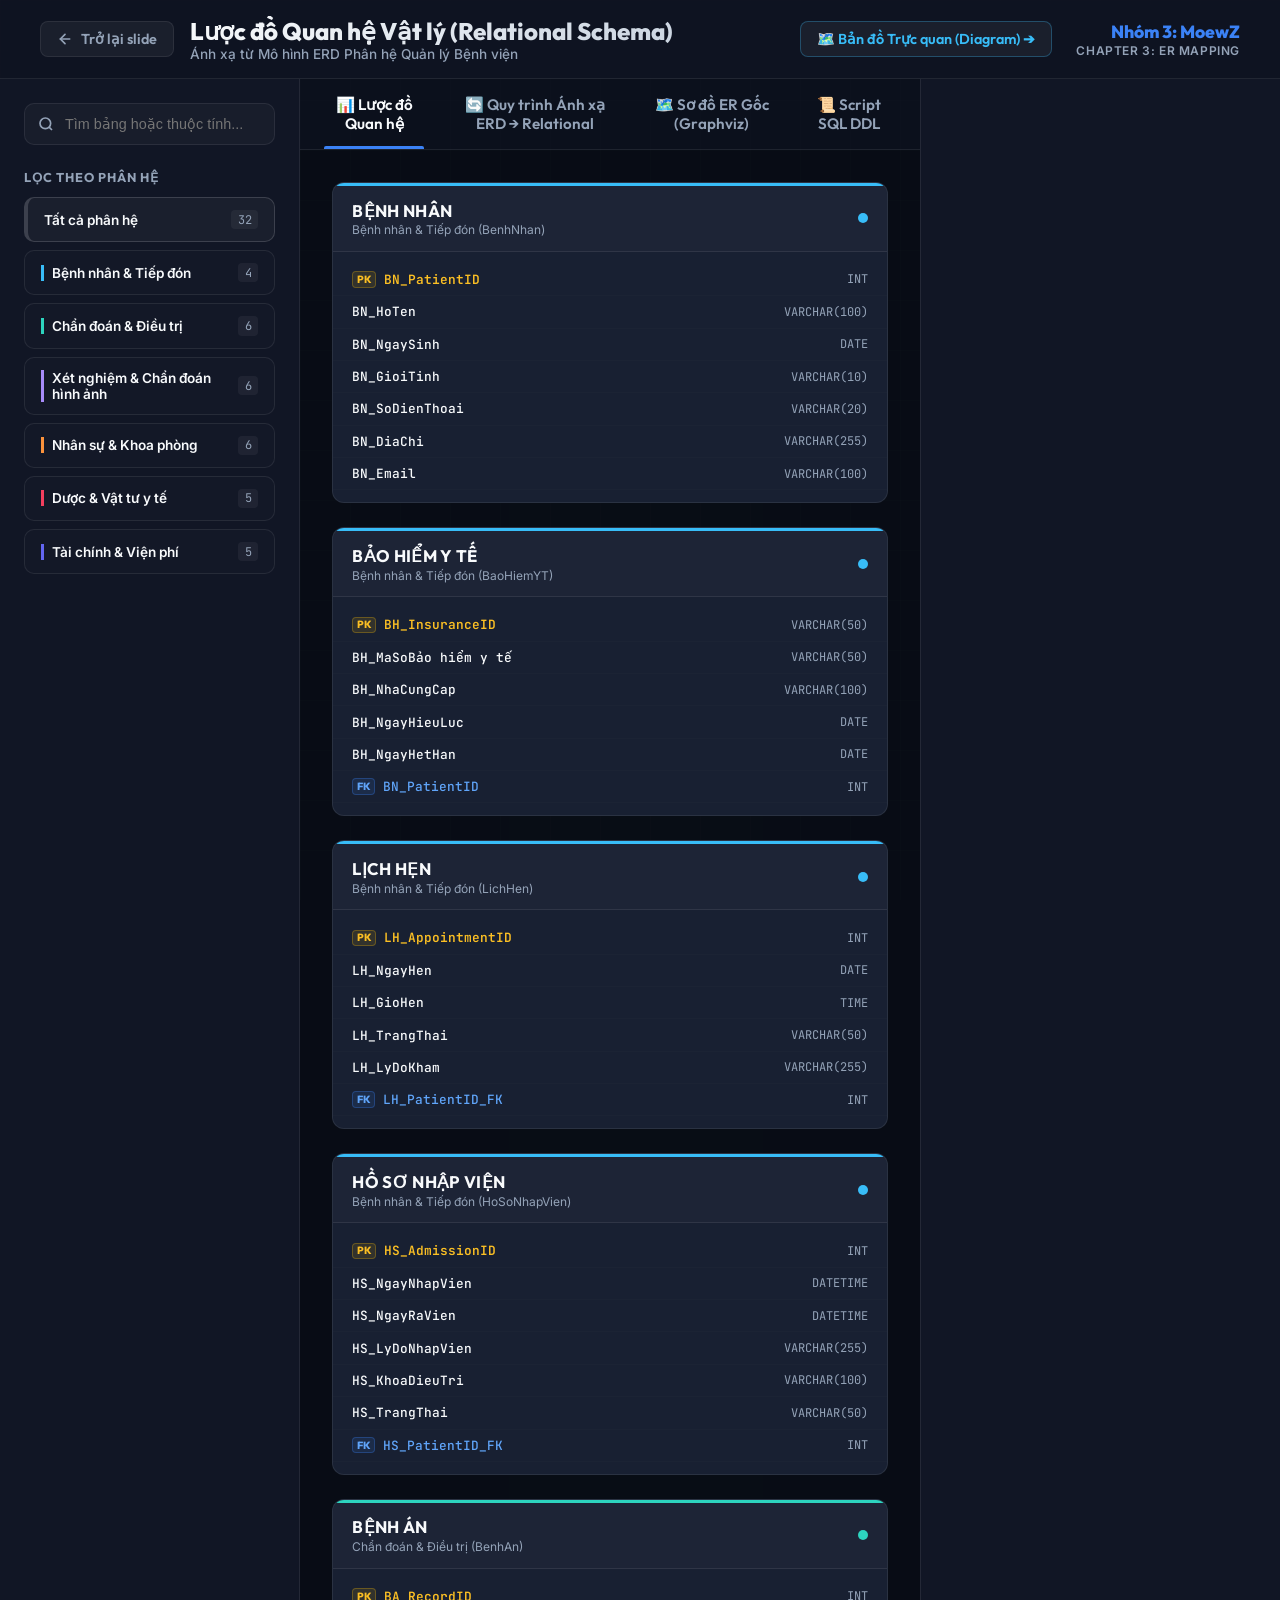
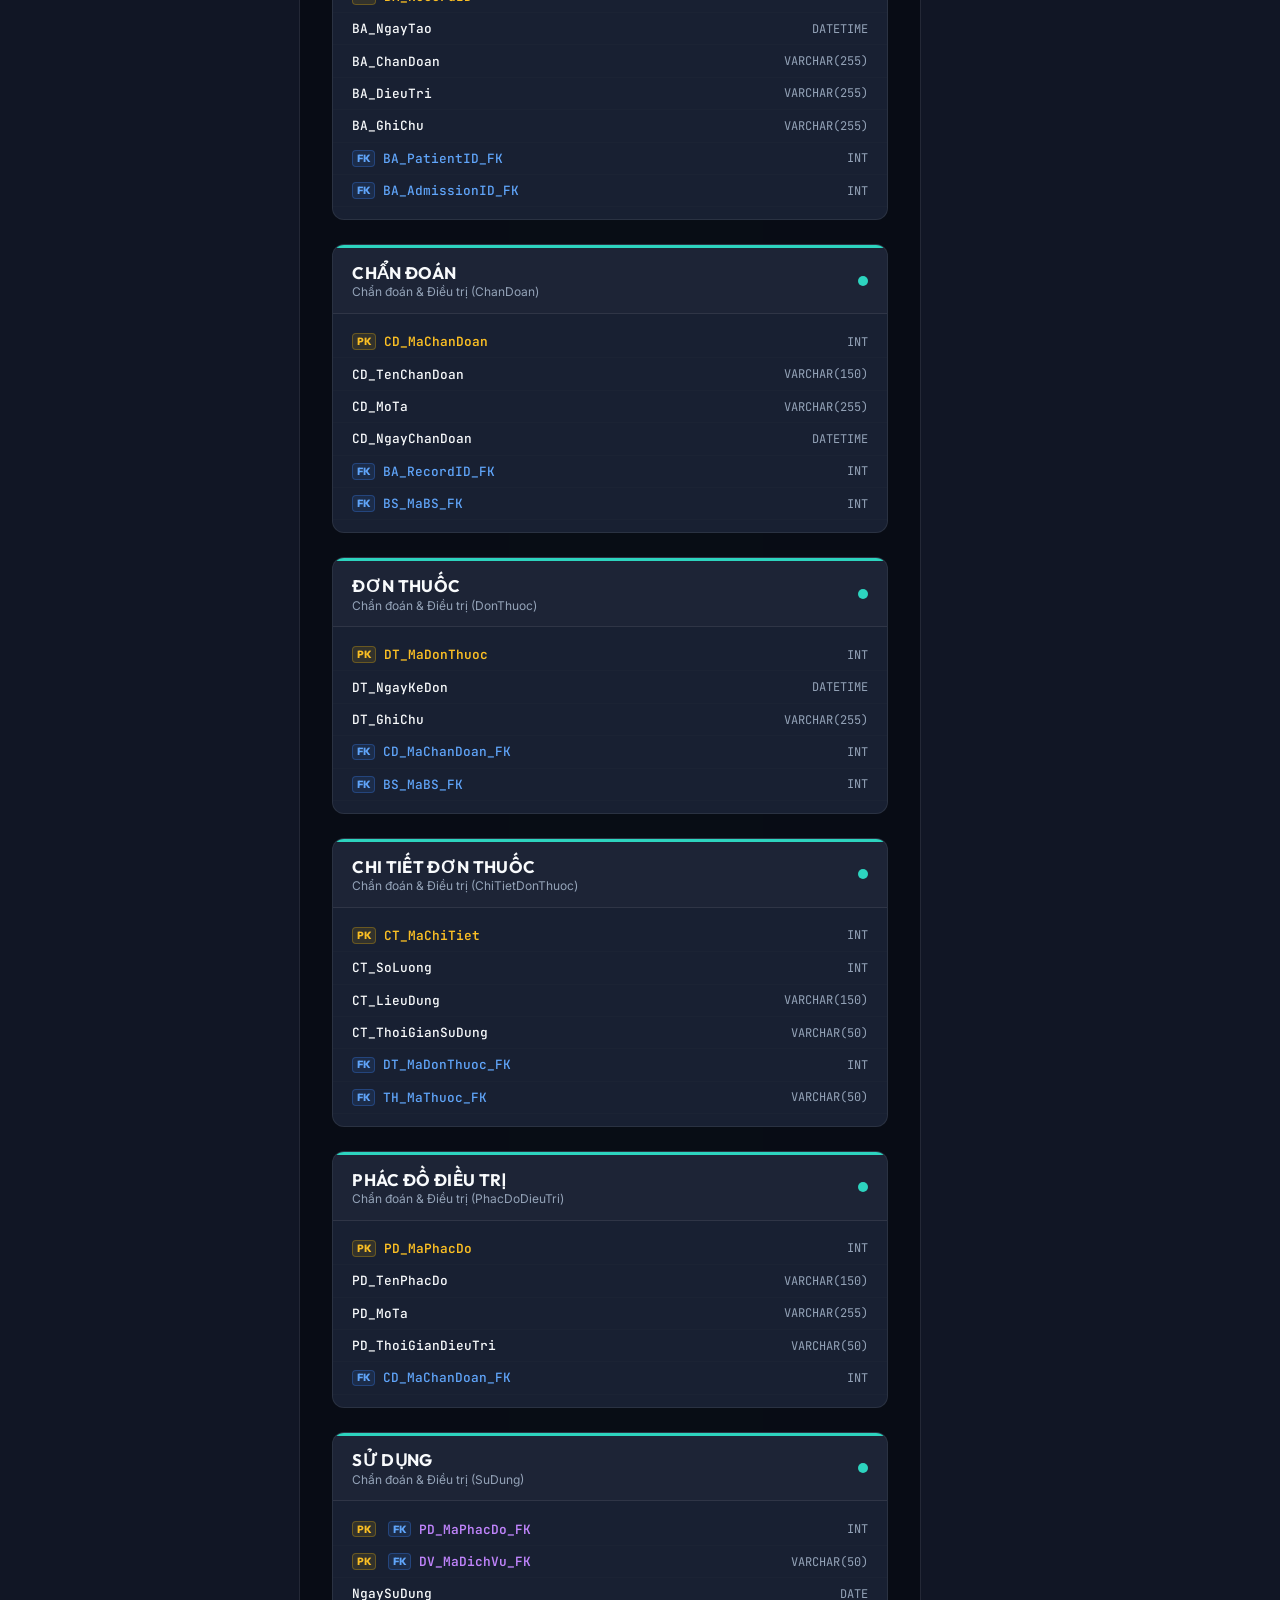
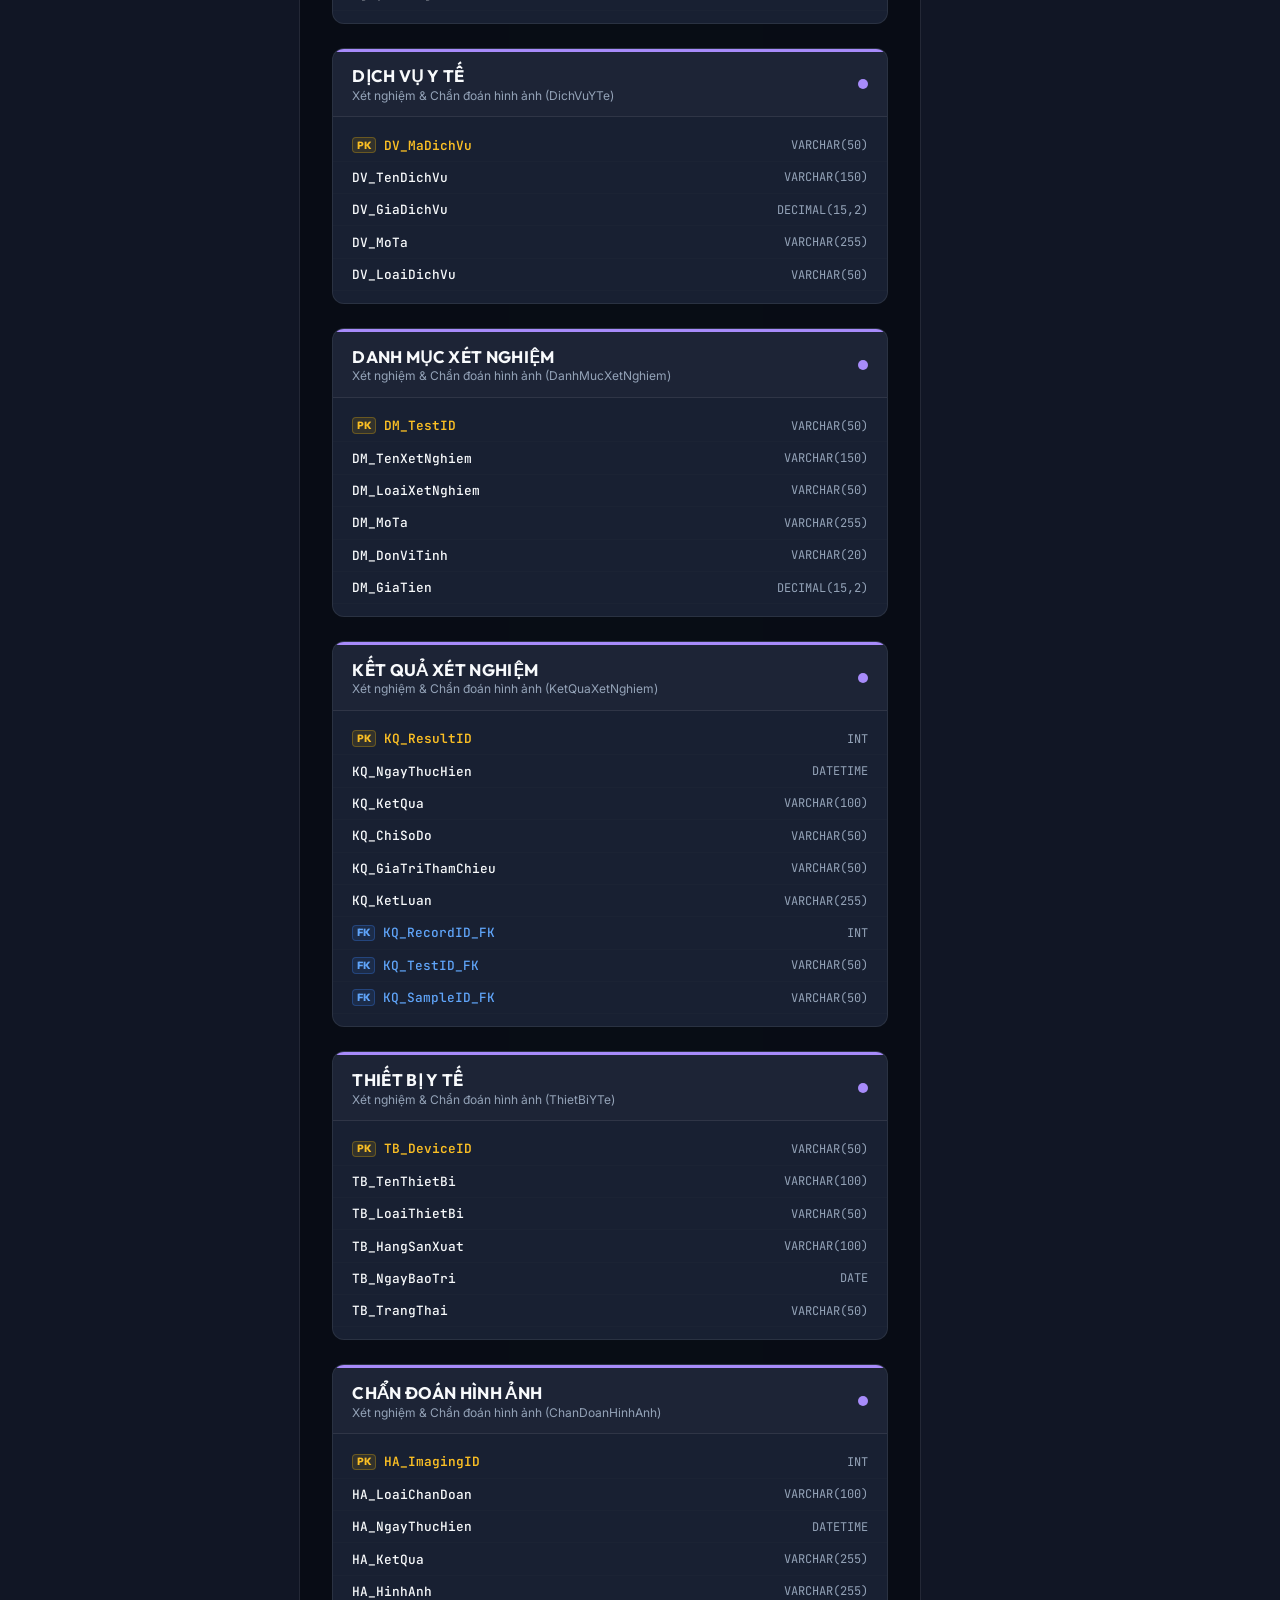
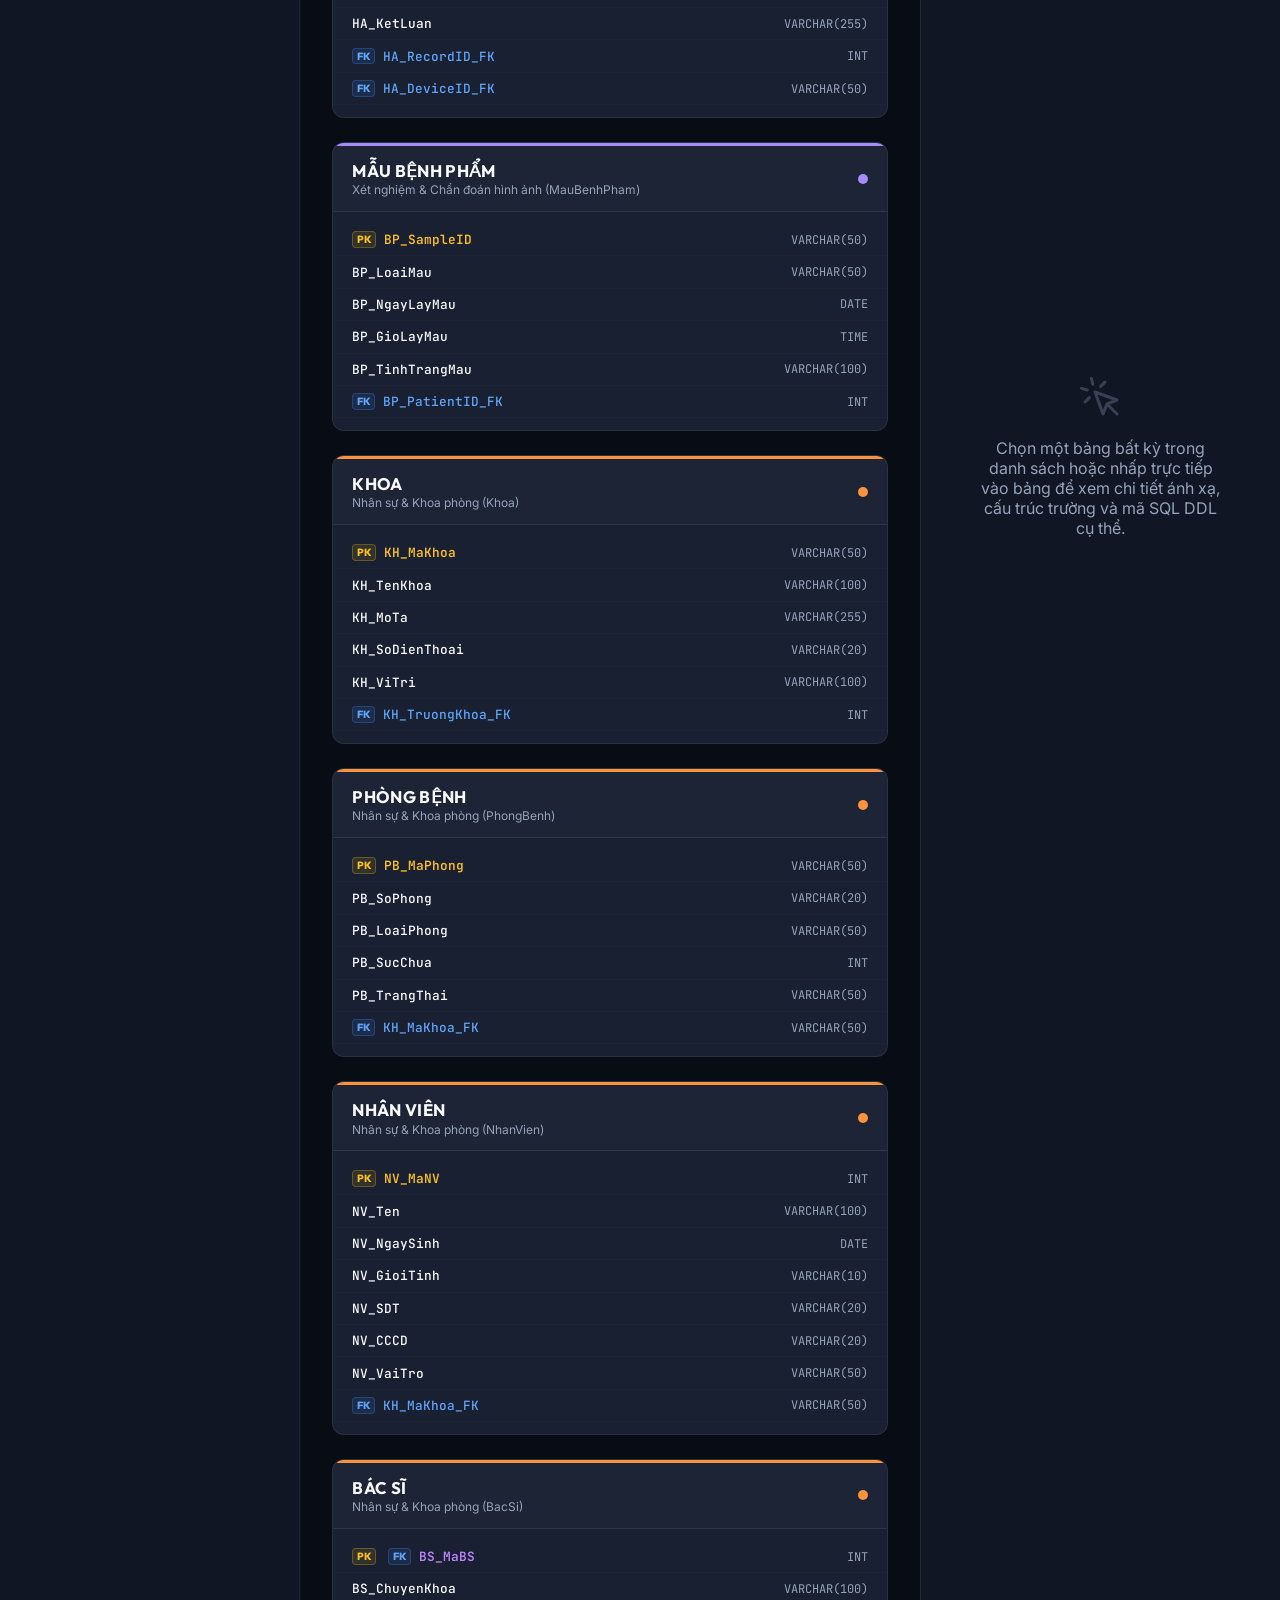
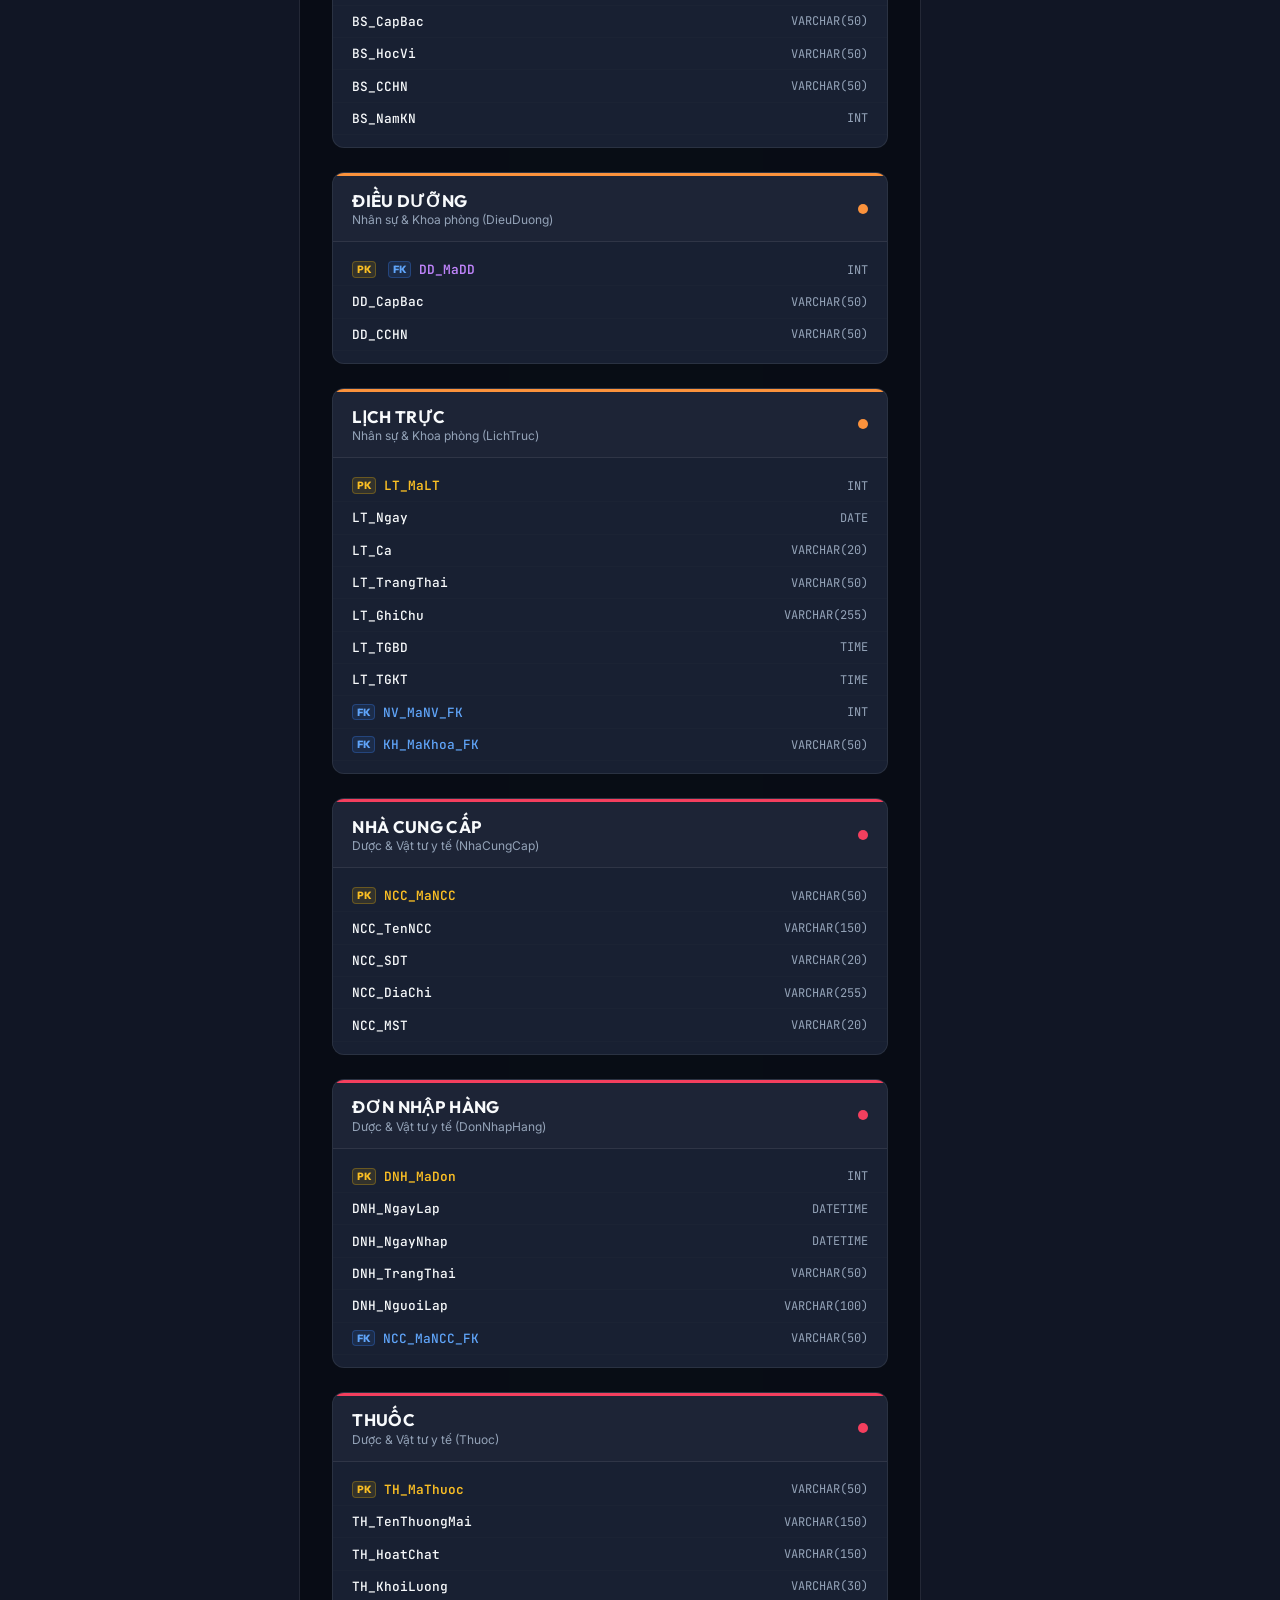
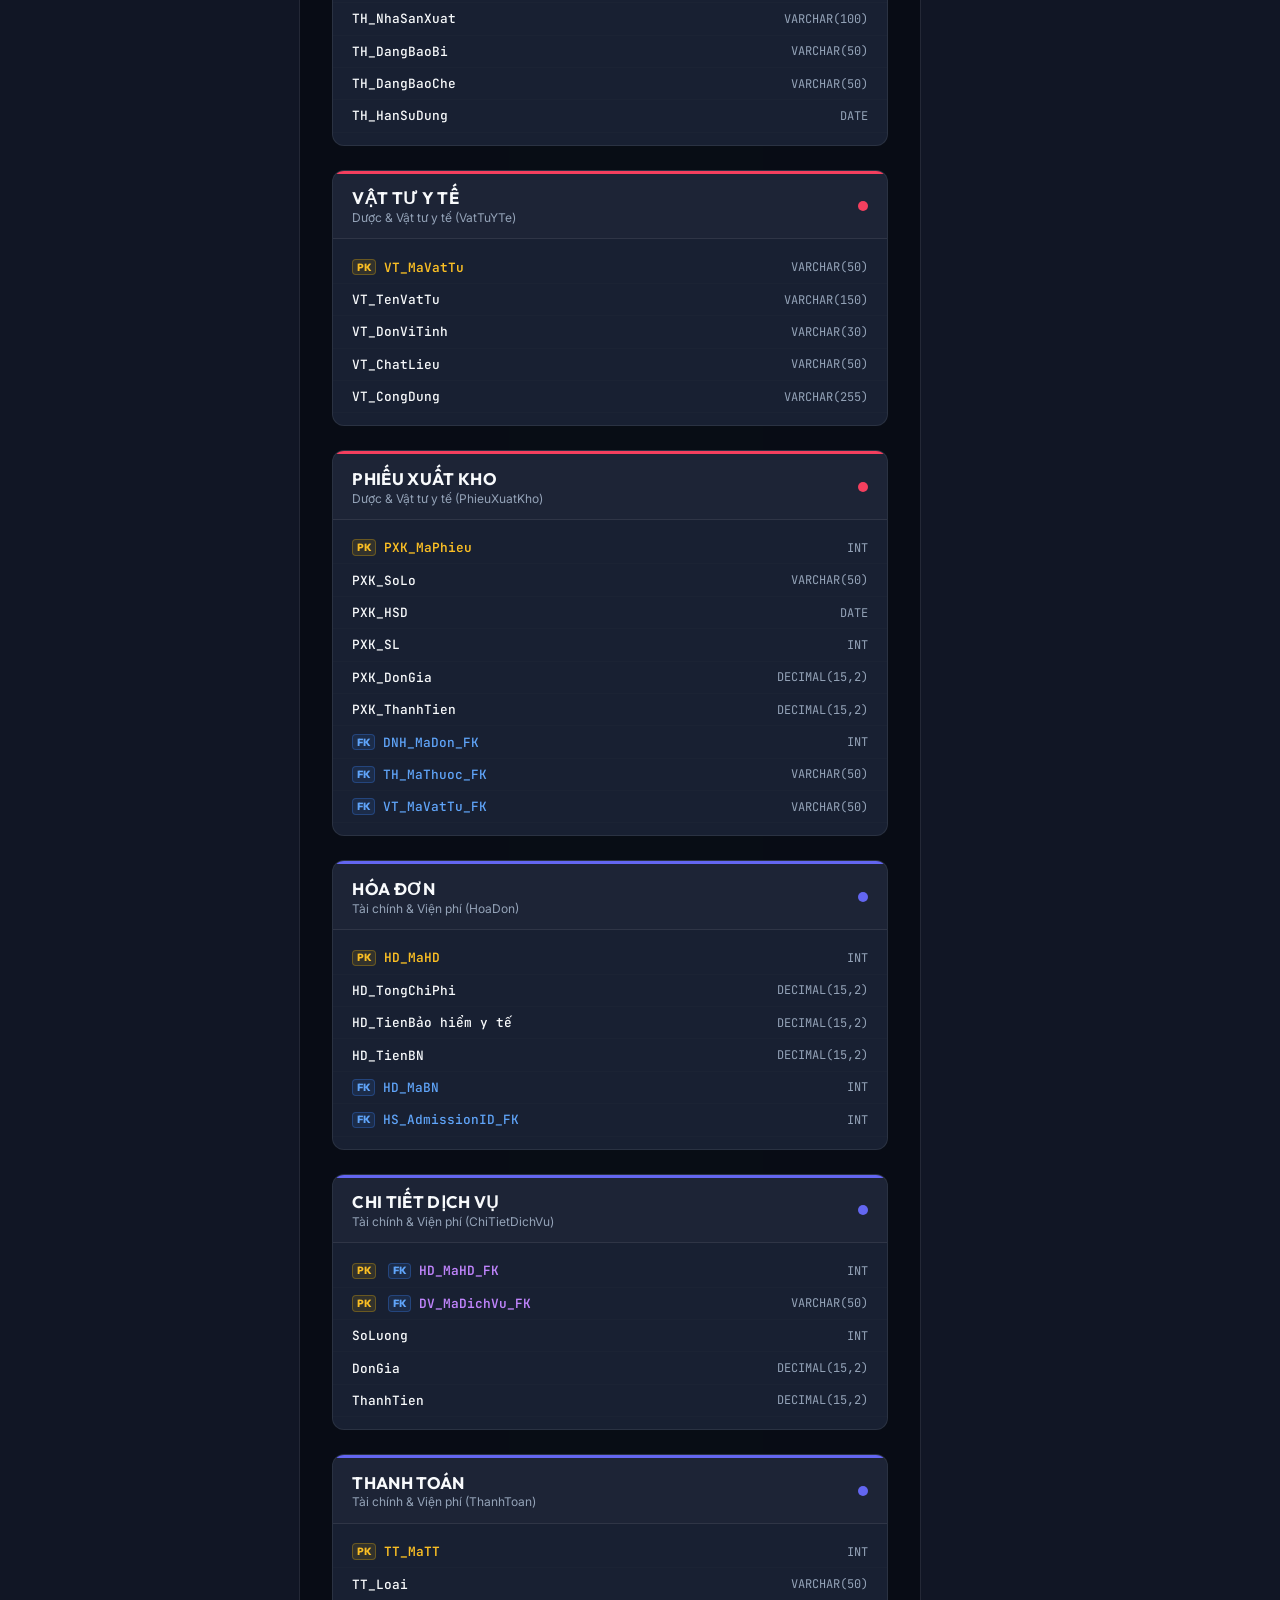
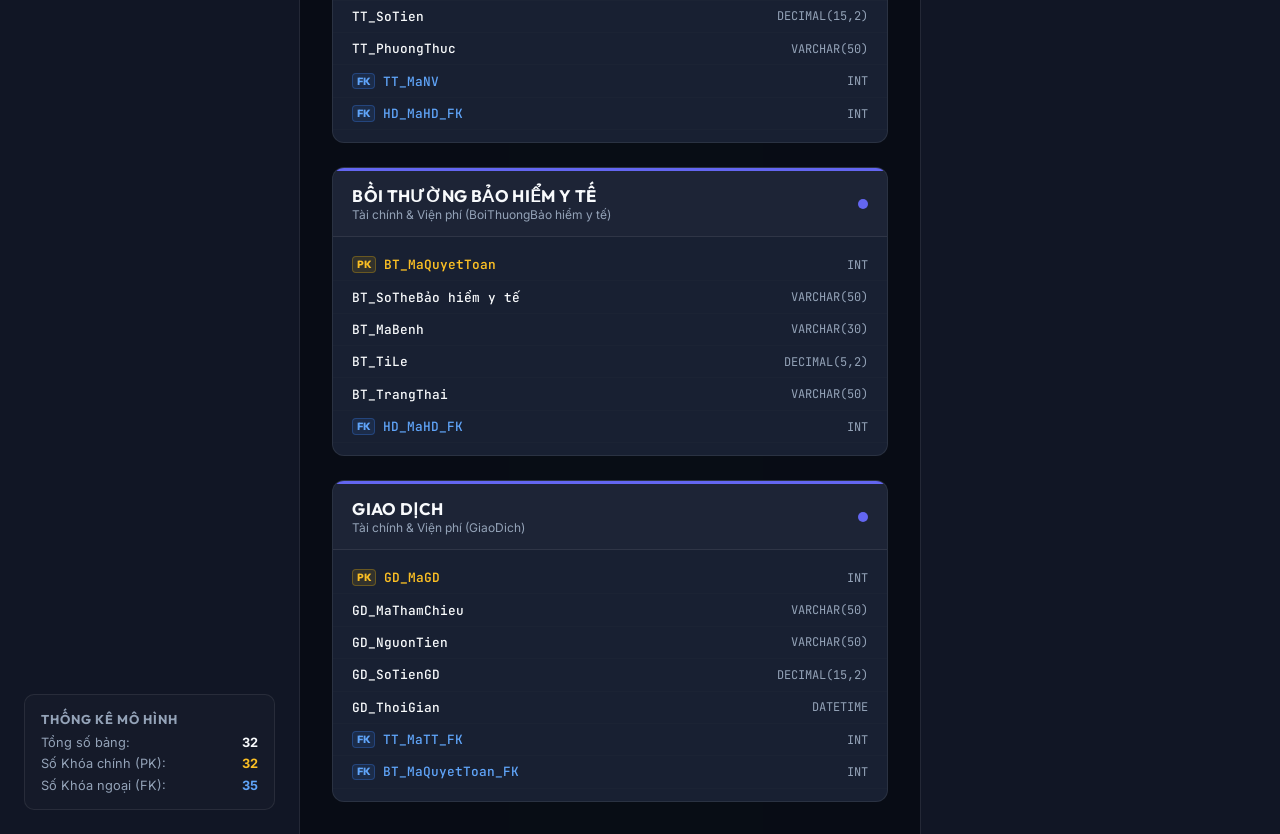
<file: presentation/relational_schema.html>
<!DOCTYPE html>
<html lang="vi">
<head>
  <meta charset="UTF-8">
  <meta name="viewport" content="width=device-width, initial-scale=1.0">
  <title>Lược đồ Quan hệ - Hệ thống Quản lý Bệnh viện</title>
  <!-- Google Fonts -->
  <link rel="preconnect" href="https://fonts.googleapis.com">
  <link rel="preconnect" href="https://fonts.gstatic.com" crossorigin>
  <link href="https://fonts.googleapis.com/css2?family=Inter:wght@300;400;500;600;700&family=Outfit:wght@300;400;500;600;700;800&family=JetBrains+Mono:wght@400;500;600&display=swap" rel="stylesheet">
  
  <style>
    /* ==========================================================================
       DESIGN SYSTEM & VARIABLES
       ========================================================================== */
    :root {
      --bg-dark: #090d16;
      --bg-panel: #111625;
      --bg-card: #182032;
      --bg-card-hover: #1f2a42;
      --text-main: #f8fafc;
      --text-muted: #94a3b8;
      --border-color: rgba(255, 255, 255, 0.08);
      --border-hover: rgba(59, 130, 246, 0.3);
      --font-title: 'Outfit', sans-serif;
      --font-body: 'Inter', sans-serif;
      --font-mono: 'JetBrains Mono', monospace;

      /* Subsystem colors */
      --color-sys1: #38bdf8; /* Patient & Reception (Blue) */
      --color-sys2: #2dd4bf; /* Diagnosis & Treatment (Teal) */
      --color-sys3: #a78bfa; /* Testing & Imaging (Purple) */
      --color-sys4: #fb923c; /* HR & Dept (Orange) */
      --color-sys5: #f43f5e; /* Pharmacy & Supplies (Rose) */
      --color-sys6: #6366f1; /* Finance & Billing (Indigo) */

      --transition-smooth: all 0.3s cubic-bezier(0.25, 1, 0.5, 1);
    }

    * {
      margin: 0;
      padding: 0;
      box-sizing: border-box;
    }

    body {
      background-color: var(--bg-dark);
      color: var(--text-main);
      font-family: var(--font-body);
      min-height: 100vh;
      overflow-x: hidden;
      display: flex;
      flex-direction: column;
    }

    /* Grid blueprint background */
    .grid-bg {
      position: fixed;
      top: 0;
      left: 0;
      width: 100vw;
      height: 100vh;
      background-size: 50px 50px;
      background-image: 
        linear-gradient(to right, rgba(255, 255, 255, 0.01) 1px, transparent 1px),
        linear-gradient(to bottom, rgba(255, 255, 255, 0.01) 1px, transparent 1px);
      z-index: 0;
      pointer-events: none;
    }

    /* Header */
    header {
      background-color: rgba(17, 22, 37, 0.8);
      backdrop-filter: blur(12px);
      -webkit-backdrop-filter: blur(12px);
      border-bottom: 1px solid var(--border-color);
      padding: 1rem 2.5rem;
      display: flex;
      justify-content: space-between;
      align-items: center;
      position: sticky;
      top: 0;
      z-index: 100;
    }

    .header-left {
      display: flex;
      align-items: center;
      gap: 1rem;
    }

    .back-btn {
      background: rgba(255, 255, 255, 0.05);
      border: 1px solid var(--border-color);
      color: var(--text-muted);
      font-family: var(--font-title);
      font-size: 0.9rem;
      font-weight: 600;
      padding: 0.5rem 1rem;
      border-radius: 8px;
      cursor: pointer;
      text-decoration: none;
      transition: var(--transition-smooth);
      display: flex;
      align-items: center;
      gap: 0.5rem;
    }

    .back-btn:hover {
      color: var(--text-main);
      background: rgba(255, 255, 255, 0.1);
      border-color: rgba(255, 255, 255, 0.2);
    }

    .header-title {
      font-family: var(--font-title);
      font-size: 1.5rem;
      font-weight: 800;
      background: linear-gradient(135deg, #f8fafc 0%, #cbd5e1 100%);
      -webkit-background-clip: text;
      -webkit-text-fill-color: transparent;
    }

    .header-subtitle {
      font-size: 0.85rem;
      color: var(--text-muted);
      font-weight: 500;
    }

    /* Main Workspace */
    .workspace {
      display: flex;
      flex: 1;
      height: calc(100vh - 70px);
      position: relative;
      z-index: 1;
    }

    /* Sidebar Panel */
    .sidebar {
      width: 300px;
      background-color: var(--bg-panel);
      border-right: 1px solid var(--border-color);
      padding: 1.5rem;
      display: flex;
      flex-direction: column;
      gap: 1.5rem;
      overflow-y: auto;
      flex-shrink: 0;
    }

    .search-box {
      position: relative;
    }

    .search-input {
      width: 100%;
      background-color: rgba(255, 255, 255, 0.03);
      border: 1px solid var(--border-color);
      border-radius: 10px;
      padding: 0.75rem 1rem 0.75rem 2.5rem;
      color: var(--text-main);
      font-size: 0.9rem;
      outline: none;
      transition: var(--transition-smooth);
    }

    .search-input:focus {
      border-color: rgba(59, 130, 246, 0.5);
      background-color: rgba(255, 255, 255, 0.05);
      box-shadow: 0 0 10px rgba(59, 130, 246, 0.15);
    }

    .search-icon {
      position: absolute;
      left: 0.85rem;
      top: 50%;
      transform: translateY(-50%);
      color: var(--text-muted);
      width: 16px;
      height: 16px;
      pointer-events: none;
    }

    .section-title {
      font-family: var(--font-title);
      font-size: 0.8rem;
      font-weight: 700;
      text-transform: uppercase;
      letter-spacing: 0.08em;
      color: var(--text-muted);
      margin-bottom: 0.75rem;
    }

    .subsystems-list {
      display: flex;
      flex-direction: column;
      gap: 0.5rem;
    }

    .subsystem-item {
      display: flex;
      align-items: center;
      justify-content: space-between;
      padding: 0.75rem 1rem;
      border-radius: 10px;
      cursor: pointer;
      background: rgba(255, 255, 255, 0.01);
      border: 1px solid var(--border-color);
      transition: var(--transition-smooth);
    }

    .subsystem-item:hover, .subsystem-item.active {
      background: rgba(255, 255, 255, 0.04);
      border-color: rgba(255, 255, 255, 0.15);
    }

    .subsystem-item.active {
      border-left-width: 4px;
    }

    .subsystem-item[data-sys="1"].active { border-left-color: var(--color-sys1); }
    .subsystem-item[data-sys="2"].active { border-left-color: var(--color-sys2); }
    .subsystem-item[data-sys="3"].active { border-left-color: var(--color-sys3); }
    .subsystem-item[data-sys="4"].active { border-left-color: var(--color-sys4); }
    .subsystem-item[data-sys="5"].active { border-left-color: var(--color-sys5); }
    .subsystem-item[data-sys="6"].active { border-left-color: var(--color-sys6); }

    .subsystem-name {
      font-size: 0.85rem;
      font-weight: 600;
      color: var(--text-main);
    }

    .subsystem-count {
      font-family: var(--font-mono);
      font-size: 0.75rem;
      color: var(--text-muted);
      background: rgba(255, 255, 255, 0.05);
      padding: 0.1rem 0.4rem;
      border-radius: 4px;
    }

    .sidebar-stats {
      margin-top: auto;
      background: rgba(255, 255, 255, 0.02);
      border: 1px solid var(--border-color);
      padding: 1rem;
      border-radius: 10px;
      font-size: 0.8rem;
    }

    .stat-row {
      display: flex;
      justify-content: space-between;
      margin-bottom: 0.4rem;
    }

    .stat-row:last-child {
      margin-bottom: 0;
    }

    /* Content Area */
    .content-area {
      flex: 1;
      display: flex;
      flex-direction: column;
      overflow: hidden;
      background-color: rgba(9, 13, 22, 0.4);
    }

    /* Navigation Tabs */
    .tabs-bar {
      display: flex;
      background-color: rgba(17, 22, 37, 0.5);
      border-bottom: 1px solid var(--border-color);
      padding: 0 1.5rem;
      gap: 1.5rem;
    }

    .tab-btn {
      background: none;
      border: none;
      color: var(--text-muted);
      font-family: var(--font-title);
      font-size: 0.95rem;
      font-weight: 600;
      padding: 1rem 0.5rem;
      cursor: pointer;
      position: relative;
      transition: var(--transition-smooth);
    }

    .tab-btn:hover {
      color: var(--text-main);
    }

    .tab-btn::after {
      content: '';
      position: absolute;
      bottom: 0;
      left: 0;
      width: 100%;
      height: 3px;
      background-color: #3b82f6;
      border-radius: 2px 2px 0 0;
      transform: scaleX(0);
      transition: transform 0.3s cubic-bezier(0.16, 1, 0.3, 1);
    }

    .tab-btn.active {
      color: var(--text-main);
    }

    .tab-btn.active::after {
      transform: scaleX(1);
    }

    /* Panels Container */
    .panels-container {
      flex: 1;
      overflow-y: auto;
      padding: 2rem;
      position: relative;
    }

    .tab-panel {
      display: none;
      height: 100%;
    }

    .tab-panel.active {
      display: block;
    }

    /* Schema Grid View */
    .schema-grid {
      display: grid;
      grid-template-columns: repeat(auto-fill, minmax(340px, 1fr));
      gap: 1.5rem;
    }

    /* Table Cards */
    .table-card {
      background-color: var(--bg-card);
      border: 1px solid var(--border-color);
      border-radius: 12px;
      overflow: hidden;
      transition: var(--transition-smooth);
      position: relative;
      cursor: pointer;
    }

    .table-card:hover {
      transform: translateY(-4px);
      background-color: var(--bg-card-hover);
      border-color: var(--border-hover);
      box-shadow: 0 12px 30px rgba(0, 0, 0, 0.3);
    }

    .table-card.highlighted-ref {
      border-color: #3b82f6 !important;
      box-shadow: 0 0 15px rgba(59, 130, 246, 0.35);
      transform: translateY(-4px) scale(1.01);
      z-index: 5;
    }

    .table-card.focused {
      border-color: var(--accent-color, #3b82f6);
      box-shadow: 0 0 20px rgba(255, 255, 255, 0.05);
    }

    .card-header {
      padding: 0.85rem 1.2rem;
      background-color: rgba(255, 255, 255, 0.02);
      border-bottom: 1px solid var(--border-color);
      display: flex;
      align-items: center;
      justify-content: space-between;
      border-top: 3px solid var(--accent-color, #cbd5e1);
    }

    .card-title-group {
      display: flex;
      flex-direction: column;
    }

    .card-title {
      font-family: var(--font-title);
      font-size: 1.05rem;
      font-weight: 700;
      letter-spacing: 0.02em;
    }

    .card-subtitle {
      font-size: 0.75rem;
      color: var(--text-muted);
      margin-top: 0.1rem;
    }

    .card-body {
      padding: 0.75rem 0;
    }

    .column-row {
      display: flex;
      justify-content: space-between;
      align-items: center;
      padding: 0.45rem 1.2rem;
      font-family: var(--font-mono);
      font-size: 0.8rem;
      border-bottom: 1px solid rgba(255, 255, 255, 0.01);
      transition: background-color 0.2s ease;
      position: relative;
    }

    .column-row:hover {
      background-color: rgba(255, 255, 255, 0.03);
    }

    .column-name-group {
      display: flex;
      align-items: center;
      gap: 0.5rem;
    }

    .key-badge {
      font-family: var(--font-title);
      font-weight: 800;
      font-size: 0.65rem;
      border-radius: 4px;
      padding: 0.05rem 0.25rem;
      display: inline-block;
    }

    .key-pk {
      background-color: rgba(234, 179, 8, 0.12);
      color: #fbbf24;
      border: 1px solid rgba(234, 179, 8, 0.3);
    }

    .key-fk {
      background-color: rgba(59, 130, 246, 0.12);
      color: #60a5fa;
      border: 1px solid rgba(59, 130, 246, 0.3);
    }

    .column-name {
      color: var(--text-main);
      font-weight: 500;
    }

    .column-name.pk-col {
      color: #fbbf24;
      font-weight: 600;
    }

    .column-name.fk-col {
      color: #60a5fa;
      font-weight: 500;
    }

    .column-name.pk-fk-col {
      color: #c084fc;
      font-weight: 600;
    }

    .column-type {
      color: var(--text-muted);
      font-size: 0.75rem;
    }

    .ref-tooltip {
      position: absolute;
      bottom: 105%;
      left: 50%;
      transform: translateX(-50%) translateY(5px);
      background-color: #0f172a;
      border: 1px solid rgba(255, 255, 255, 0.15);
      border-radius: 6px;
      padding: 0.4rem 0.8rem;
      z-index: 100;
      pointer-events: none;
      opacity: 0;
      transition: all 0.2s ease;
      white-space: nowrap;
      box-shadow: 0 10px 20px rgba(0, 0, 0, 0.5);
    }

    .column-row:hover .ref-tooltip {
      opacity: 1;
      transform: translateX(-50%) translateY(0);
    }

    .ref-tooltip-title {
      font-size: 0.7rem;
      color: var(--text-muted);
      text-transform: uppercase;
      font-weight: 700;
    }

    .ref-tooltip-content {
      font-size: 0.75rem;
      color: #38bdf8;
      font-weight: 600;
      margin-top: 0.1rem;
    }

    /* Detail Drawer */
    .detail-drawer {
      width: 360px;
      background-color: var(--bg-panel);
      border-left: 1px solid var(--border-color);
      padding: 1.5rem;
      display: flex;
      flex-direction: column;
      gap: 1.5rem;
      overflow-y: auto;
      flex-shrink: 0;
      position: relative;
      z-index: 5;
    }

    .drawer-empty {
      height: 100%;
      display: flex;
      flex-direction: column;
      align-items: center;
      justify-content: center;
      text-align: center;
      color: var(--text-muted);
      padding: 2rem;
    }

    .drawer-empty-icon {
      width: 48px;
      height: 48px;
      margin-bottom: 1rem;
      opacity: 0.3;
    }

    .drawer-header {
      border-bottom: 1px solid var(--border-color);
      padding-bottom: 1rem;
    }

    .drawer-subtitle {
      font-size: 0.75rem;
      text-transform: uppercase;
      letter-spacing: 0.05em;
      font-weight: 700;
      margin-bottom: 0.3rem;
    }

    .drawer-title {
      font-family: var(--font-title);
      font-size: 1.4rem;
      font-weight: 800;
      color: var(--text-main);
    }

    .drawer-desc {
      font-size: 0.85rem;
      color: var(--text-muted);
      line-height: 1.5;
      margin-top: 0.5rem;
    }

    .drawer-section-title {
      font-family: var(--font-title);
      font-size: 0.9rem;
      font-weight: 700;
      color: var(--text-main);
      margin-bottom: 0.75rem;
      display: flex;
      align-items: center;
      gap: 0.5rem;
    }

    .drawer-col-list {
      display: flex;
      flex-direction: column;
      gap: 0.75rem;
    }

    .drawer-col-item {
      background: rgba(255, 255, 255, 0.02);
      border: 1px solid var(--border-color);
      border-radius: 8px;
      padding: 0.75rem;
      font-size: 0.8rem;
    }

    .drawer-col-header {
      display: flex;
      justify-content: space-between;
      font-family: var(--font-mono);
      font-weight: 600;
      margin-bottom: 0.25rem;
    }

    .drawer-col-name {
      color: var(--text-main);
    }

    .drawer-col-name.pk {
      color: #fbbf24;
    }

    .drawer-col-type {
      color: var(--text-muted);
    }

    .drawer-col-desc {
      color: var(--text-muted);
      font-size: 0.75rem;
      line-height: 1.4;
      margin-top: 0.2rem;
    }

    .drawer-col-ref {
      font-family: var(--font-mono);
      font-size: 0.7rem;
      color: #60a5fa;
      margin-top: 0.3rem;
      display: flex;
      align-items: center;
      gap: 0.25rem;
    }

    .mapping-explanation {
      background: rgba(59, 130, 246, 0.03);
      border: 1px dashed rgba(59, 130, 246, 0.2);
      border-radius: 8px;
      padding: 0.85rem;
      font-size: 0.8rem;
      line-height: 1.45;
      color: var(--text-muted);
    }

    /* SQL DDL Panel */
    .sql-panel-container {
      display: flex;
      flex-direction: column;
      height: 100%;
      gap: 1rem;
    }

    .sql-actions {
      display: flex;
      justify-content: space-between;
      align-items: center;
    }

    .sql-btn {
      background: #3b82f6;
      border: none;
      color: var(--text-main);
      font-family: var(--font-title);
      font-weight: 600;
      font-size: 0.85rem;
      padding: 0.6rem 1.2rem;
      border-radius: 8px;
      cursor: pointer;
      display: flex;
      align-items: center;
      gap: 0.5rem;
      transition: var(--transition-smooth);
    }

    .sql-btn:hover {
      background: #2563eb;
    }

    .sql-btn-secondary {
      background: rgba(255, 255, 255, 0.05);
      border: 1px solid var(--border-color);
      color: var(--text-main);
    }

    .sql-btn-secondary:hover {
      background: rgba(255, 255, 255, 0.1);
    }

    .code-container {
      flex: 1;
      background-color: #020617;
      border: 1px solid var(--border-color);
      border-radius: 12px;
      padding: 1.5rem;
      overflow: auto;
      font-family: var(--font-mono);
      font-size: 0.85rem;
      line-height: 1.5;
    }

    .code-block {
      color: #f8fafc;
    }

    .code-comment { color: #64748b; font-style: italic; }
    .code-keyword { color: #f43f5e; font-weight: 600; }
    .code-type { color: #60a5fa; }
    .code-table { color: #2dd4bf; font-weight: 600; }
    .code-key { color: #fbbf24; }

    /* Mapping Guide Panel */
    .guide-container {
      display: grid;
      grid-template-columns: repeat(auto-fit, minmax(320px, 1fr));
      gap: 1.5rem;
    }

    .guide-card {
      background-color: var(--bg-card);
      border: 1px solid var(--border-color);
      border-radius: 12px;
      padding: 1.5rem;
      display: flex;
      flex-direction: column;
      gap: 1rem;
    }

    .guide-card-header {
      display: flex;
      align-items: center;
      gap: 0.75rem;
      border-bottom: 1px solid var(--border-color);
      padding-bottom: 0.75rem;
    }

    .guide-step {
      background: rgba(59, 130, 246, 0.1);
      color: #3b82f6;
      width: 28px;
      height: 28px;
      border-radius: 50%;
      display: flex;
      align-items: center;
      justify-content: center;
      font-family: var(--font-title);
      font-weight: 700;
      font-size: 0.9rem;
    }

    .guide-card-title {
      font-family: var(--font-title);
      font-size: 1.05rem;
      font-weight: 700;
    }

    .guide-card-content {
      font-size: 0.85rem;
      color: var(--text-muted);
      line-height: 1.5;
    }

    .guide-diagram {
      background: rgba(0, 0, 0, 0.2);
      border: 1px solid var(--border-color);
      border-radius: 8px;
      padding: 0.75rem;
      margin-top: 0.5rem;
      display: flex;
      align-items: center;
      justify-content: center;
      font-family: var(--font-mono);
      font-size: 0.75rem;
    }

    /* Original ERD Panel (Zoom & Pan) */
    .erd-panel-container {
      display: flex;
      flex-direction: column;
      height: 100%;
      gap: 1rem;
    }

    .erd-toolbar {
      display: flex;
      justify-content: space-between;
      align-items: center;
    }

    .erd-controls {
      display: flex;
      gap: 0.5rem;
    }

    .erd-viewport {
      flex: 1;
      background-color: #0d121f;
      border: 1px solid var(--border-color);
      border-radius: 12px;
      overflow: hidden;
      position: relative;
      cursor: grab;
      min-height: 500px;
    }

    .erd-viewport:active {
      cursor: grabbing;
    }

    .erd-canvas {
      position: absolute;
      transform-origin: 0 0;
      transition: transform 0.1s ease-out;
      width: 100%;
      height: 100%;
      display: flex;
      align-items: center;
      justify-content: center;
    }

    .erd-canvas object {
      max-width: 100%;
      max-height: 100%;
      pointer-events: none;
    }

    /* Notification */
    .toast {
      position: fixed;
      bottom: 2rem;
      right: 2rem;
      background-color: #10b981;
      color: var(--text-main);
      padding: 0.75rem 1.5rem;
      border-radius: 8px;
      font-family: var(--font-title);
      font-weight: 600;
      font-size: 0.9rem;
      box-shadow: 0 10px 25px rgba(16, 185, 129, 0.3);
      z-index: 1000;
      opacity: 0;
      transform: translateY(10px);
      transition: all 0.3s cubic-bezier(0.16, 1, 0.3, 1);
      pointer-events: none;
    }

    .toast.show {
      opacity: 1;
      transform: translateY(0);
    }
  </style>
</head>
<body>
  <div class="grid-bg"></div>

  <!-- Header -->
  <header>
    <div class="header-left">
      <a href="index.html" class="back-btn">
        <svg width="16" height="16" viewBox="0 0 24 24" fill="none" stroke="currentColor" stroke-width="2.5" stroke-linecap="round" stroke-linejoin="round">
          <line x1="19" y1="12" x2="5" y2="12"></line>
          <polyline points="12 19 5 12 12 5"></polyline>
        </svg>
        Trở lại slide
      </a>
      <div>
        <h1 class="header-title">Lược đồ Quan hệ Vật lý (Relational Schema)</h1>
        <div class="header-subtitle">Ánh xạ từ Mô hình ERD Phân hệ Quản lý Bệnh viện</div>
      </div>
    </div>
    <div style="display: flex; align-items: center; gap: 1.5rem;">
      <a href="relational_diagram.html" class="back-btn" style="color: var(--color-sys1); border-color: rgba(56, 189, 248, 0.3); padding: 0.5rem 1rem;">
        🗺️ Bản đồ Trực quan (Diagram) ➔
      </a>
      <div style="text-align: right;">
        <span style="font-family: var(--font-title); font-weight: 800; color: #3b82f6; font-size: 1.1rem;">Nhóm 3: MoewZ</span>
        <div style="font-size: 0.75rem; color: var(--text-muted); font-weight: 600; letter-spacing: 0.05em; text-transform: uppercase;">Chapter 3: ER Mapping</div>
      </div>
    </div>
  </header>

  <!-- Main Area -->
  <div class="workspace">
    
    <!-- Sidebar -->
    <aside class="sidebar">
      
      <!-- Search -->
      <div class="search-box">
        <svg class="search-icon" fill="none" stroke="currentColor" viewBox="0 0 24 24" stroke-width="2.5">
          <circle cx="11" cy="11" r="8"></circle>
          <line x1="21" y1="21" x2="16.65" y2="16.65"></line>
        </svg>
        <input type="text" class="search-input" id="table-search" placeholder="Tìm bảng hoặc thuộc tính...">
      </div>

      <!-- Subsystems Filter -->
      <div>
        <div class="section-title">Lọc theo phân hệ</div>
        <div class="subsystems-list">
          <div class="subsystem-item active" data-sys="all">
            <span class="subsystem-name">Tất cả phân hệ</span>
            <span class="subsystem-count" id="count-all">32</span>
          </div>
          <div class="subsystem-item" data-sys="1">
            <span class="subsystem-name" style="border-left: 3px solid var(--color-sys1); padding-left: 0.5rem;">Bệnh nhân & Tiếp đón</span>
            <span class="subsystem-count" id="count-1">4</span>
          </div>
          <div class="subsystem-item" data-sys="2">
            <span class="subsystem-name" style="border-left: 3px solid var(--color-sys2); padding-left: 0.5rem;">Chẩn đoán & Điều trị</span>
            <span class="subsystem-count" id="count-2">6</span>
          </div>
          <div class="subsystem-item" data-sys="3">
            <span class="subsystem-name" style="border-left: 3px solid var(--color-sys3); padding-left: 0.5rem;">Xét nghiệm & Chẩn đoán hình ảnh</span>
            <span class="subsystem-count" id="count-3">6</span>
          </div>
          <div class="subsystem-item" data-sys="4">
            <span class="subsystem-name" style="border-left: 3px solid var(--color-sys4); padding-left: 0.5rem;">Nhân sự & Khoa phòng</span>
            <span class="subsystem-count" id="count-4">6</span>
          </div>
          <div class="subsystem-item" data-sys="5">
            <span class="subsystem-name" style="border-left: 3px solid var(--color-sys5); padding-left: 0.5rem;">Dược & Vật tư y tế</span>
            <span class="subsystem-count" id="count-5">5</span>
          </div>
          <div class="subsystem-item" data-sys="6">
            <span class="subsystem-name" style="border-left: 3px solid var(--color-sys6); padding-left: 0.5rem;">Tài chính & Viện phí</span>
            <span class="subsystem-count" id="count-6">5</span>
          </div>
        </div>
      </div>

      <!-- Stats Summary -->
      <div class="sidebar-stats">
        <div class="section-title" style="margin-bottom: 0.5rem;">Thống kê mô hình</div>
        <div class="stat-row">
          <span style="color: var(--text-muted);">Tổng số bảng:</span>
          <span style="font-weight: 700; color: var(--text-main);">32</span>
        </div>
        <div class="stat-row">
          <span style="color: var(--text-muted);">Số Khóa chính (PK):</span>
          <span style="font-weight: 700; color: #fbbf24;">32</span>
        </div>
        <div class="stat-row">
          <span style="color: var(--text-muted);">Số Khóa ngoại (FK):</span>
          <span style="font-weight: 700; color: #60a5fa;">35</span>
        </div>
      </div>

    </aside>

    <!-- Content Workspace -->
    <div class="content-area">
      
      <!-- Tab Controls -->
      <nav class="tabs-bar">
        <button class="tab-btn active" data-tab="schema">📊 Lược đồ Quan hệ</button>
        <button class="tab-btn" data-tab="guide">🔄 Quy trình Ánh xạ ERD → Relational</button>
        <button class="tab-btn" data-tab="erd">🗺️ Sơ đồ ER Gốc (Graphviz)</button>
        <button class="tab-btn" data-tab="ddl">📜 Script SQL DDL</button>
      </nav>

      <!-- Panel display -->
      <div class="panels-container">
        
        <!-- Tab 1: Schema Tables Grid -->
        <div class="tab-panel active" id="panel-schema">
          <div class="schema-grid" id="tables-container">
            <!-- Table Cards loaded dynamically by JavaScript -->
          </div>
        </div>

        <!-- Tab 2: Mapping Guide -->
        <div class="tab-panel" id="panel-guide">
          <div class="guide-container">
            
            <div class="guide-card">
              <div class="guide-card-header">
                <div class="guide-step">1</div>
                <h3 class="guide-card-title">Ánh xạ Thực thể mạnh</h3>
              </div>
              <div class="guide-card-content">
                Mỗi thực thể mạnh trong ERD được chuyển trực tiếp thành một bảng quan hệ riêng biệt. 
                Các thuộc tính đơn giản của nó trở thành các cột tương ứng trong bảng. Thuộc tính khóa của thực thể trở thành Khóa chính (Primary Key - PK) của bảng.
                <div class="guide-diagram">[Thực thể mạnh] ➔ Bảng (Khóa chính)</div>
              </div>
            </div>

            <div class="guide-card">
              <div class="guide-card-header">
                <div class="guide-step">2</div>
                <h3 class="guide-card-title">Ánh xạ Thực thể yếu</h3>
              </div>
              <div class="guide-card-content">
                Thực thể yếu không tự xác định khóa chính. Khi ánh xạ, tạo một bảng riêng gồm tất cả thuộc tính của nó cộng với **Khóa chính của thực thể chủ** (đóng vai trò Khóa ngoại - FK).
                Khóa chính của bảng yếu là sự kết hợp (composite key) giữa Khóa ngoại đó và thuộc tính khóa bộ phận của thực thể yếu.
                <div class="guide-diagram">[Thực thể yếu] ➔ Bảng (FK Chủ + Khóa bộ phận)</div>
              </div>
            </div>

            <div class="guide-card">
              <div class="guide-card-header">
                <div class="guide-step">3</div>
                <h3 class="guide-card-title">Mối quan hệ 1:1 (Binary 1:1)</h3>
              </div>
              <div class="guide-card-content">
                Có 3 phương pháp để ánh xạ:
                <br>1. **Foreign Key Approach**: Lấy Khóa chính của bảng này làm Khóa ngoại bên bảng kia (thường chọn bên tham gia toàn bộ). Cột Khóa ngoại này phải có ràng buộc <code>UNIQUE</code>.
                <br>2. **Merged Relation**: Gộp hai thực thể làm một bảng (nếu cả 2 tham gia toàn bộ).
                <br>3. **Cross Reference**: Tạo bảng trung gian.
                <div class="guide-diagram">Bảng A ➔ Bảng B (FK A + UNIQUE)</div>
              </div>
            </div>

            <div class="guide-card">
              <div class="guide-card-header">
                <div class="guide-step">4</div>
                <h3 class="guide-card-title">Mối quan hệ 1:N (Binary 1:N)</h3>
              </div>
              <div class="guide-card-content">
                Chuyển đổi mối quan hệ bằng cách thêm Khóa chính của bảng phía nhánh 1 làm Khóa ngoại (FK) vào bảng phía nhánh N.
                Ví dụ: Quan hệ <i>DatAppointment</i> giữa <b>Bệnh nhân (1)</b> và <b>Lịch hẹn (N)</b> ➔ Thêm <code>LH_PatientID_FK</code> làm khóa ngoại trong bảng <b>Lịch hẹn</b>.
                <div class="guide-diagram">Bảng Nhánh N (Thêm FK từ Bảng Nhánh 1)</div>
              </div>
            </div>

            <div class="guide-card">
              <div class="guide-card-header">
                <div class="guide-step">5</div>
                <h3 class="guide-card-title">Mối quan hệ N:M (Binary N:M)</h3>
              </div>
              <div class="guide-card-content">
                Mỗi mối quan hệ N:M được ánh xạ thành một **Bảng quan hệ trung gian** (Junction Table).
                Bảng này chứa các Khóa ngoại tham chiếu đến hai bảng ban đầu. Cả hai cột này gộp lại làm Khóa chính phức hợp cho bảng trung gian. Các thuộc tính mô tả quan hệ cũng được đặt ở đây.
                <div class="guide-diagram">Bảng M:N (PK_A (FK), PK_B (FK))</div>
              </div>
            </div>

            <div class="guide-card">
              <div class="guide-card-header">
                <div class="guide-step">6</div>
                <h3 class="guide-card-title">Thuộc tính Đa trị</h3>
              </div>
              <div class="guide-card-content">
                Tạo một bảng mới riêng biệt cho thuộc tính đa trị. Bảng này sẽ chứa thuộc tính đó cộng với Khóa chính của thực thể gốc làm Khóa ngoại.
                Cả hai cột này gộp lại làm Khóa chính cho bảng mới.
                <div class="guide-diagram">Bảng mới (FK Thực thể + Thuộc tính đa trị)</div>
              </div>
            </div>

            <div class="guide-card">
              <div class="guide-card-header">
                <div class="guide-step">7</div>
                <h3 class="guide-card-title">Chuyên biệt hóa (IS-A)</h3>
              </div>
              <div class="guide-card-content">
                Có nhiều phương án ánh xạ lớp cha/lớp con:
                <br>- Tạo bảng cho Lớp cha chứa các thuộc tính chung, và các bảng cho Lớp con chứa các thuộc tính chuyên biệt kèm Khóa chính lớp cha (đóng vai trò PK kiêm FK).
                <br>Ví dụ: Bảng <b>BacSi</b> và <b>DieuDuong</b> kế thừa khóa chính từ bảng cha <b>NhanVien</b>.
                <div class="guide-diagram">Bảng con (PK kiêm FK ➔ Lớp cha)</div>
              </div>
            </div>

          </div>
        </div>

        <!-- Tab 3: Zoomable ERD View -->
        <div class="tab-panel" id="panel-erd">
          <div class="erd-panel-container">
            <div class="erd-toolbar">
              <div style="font-size: 0.9rem; color: var(--text-muted);">
                Sử dụng chuột kéo để di chuyển sơ đồ hoặc cuộn chuột để phóng to/thu nhỏ.
              </div>
              <div class="erd-controls">
                <button class="sql-btn sql-btn-secondary" id="erd-zoom-in">➕ Phóng to</button>
                <button class="sql-btn sql-btn-secondary" id="erd-zoom-out">➖ Thu nhỏ</button>
                <button class="sql-btn sql-btn-secondary" id="erd-zoom-reset">🔄 Reset</button>
              </div>
            </div>
            <div class="erd-viewport" id="erd-viewport">
              <div class="erd-canvas" id="erd-canvas">
                <object data="complete_erd (1).svg" type="image/svg+xml">
                  Trình duyệt của bạn không hỗ trợ hiển thị ảnh SVG trực tiếp. Hãy tải ảnh về hoặc mở bằng phần mềm ngoài.
                </object>
              </div>
            </div>
          </div>
        </div>

        <!-- Tab 4: SQL DDL Panel -->
        <div class="tab-panel" id="panel-ddl">
          <div class="sql-panel-container">
            <div class="sql-actions">
              <div style="font-size: 0.9rem; color: var(--text-muted);">
                Đoạn script SQL DDL tạo 32 bảng cơ sở dữ liệu hoàn chỉnh dưới đây với đầy đủ ràng buộc khóa ngoại.
              </div>
              <button class="sql-btn" id="copy-sql-btn">
                <svg width="16" height="16" viewBox="0 0 24 24" fill="none" stroke="currentColor" stroke-width="2.5">
                  <rect x="9" y="9" width="13" height="13" rx="2" ry="2"></rect>
                  <path d="M5 15H4a2 2 0 0 1-2-2V4a2 2 0 0 1 2-2h9a2 2 0 0 1 2 2v1"></path>
                </svg>
                Sao chép mã SQL
              </button>
            </div>
            <div class="code-container">
              <pre class="code-block" id="sql-code-display"></pre>
            </div>
          </div>
        </div>

      </div>

    </div>

    <!-- Right Details Panel -->
    <aside class="detail-drawer" id="detail-drawer">
      <div class="drawer-empty" id="drawer-empty-msg">
        <svg class="drawer-empty-icon" fill="none" stroke="currentColor" viewBox="0 0 24 24">
          <path stroke-linecap="round" stroke-linejoin="round" stroke-width="1.5" d="M15 15l-2 5L9 9l11 4-5 2zm0 0l5 5M7.188 2.239l.777 2.897M5.136 7.965l-2.898-.777M13.95 4.05l-2.122 2.122m-5.657 5.656l-2.12 2.122"></path>
        </svg>
        <p>Chọn một bảng bất kỳ trong danh sách hoặc nhấp trực tiếp vào bảng để xem chi tiết ánh xạ, cấu trúc trường và mã SQL DDL cụ thể.</p>
      </div>
      
      <!-- Drawer Content loaded dynamically by JS -->
      <div id="drawer-content" style="display: none;">
        <div class="drawer-header">
          <div class="drawer-subtitle" id="drawer-sys-tag" style="color: var(--color-sys1);">Phân hệ</div>
          <h2 class="drawer-title" id="drawer-table-name">TableName</h2>
          <p class="drawer-desc" id="drawer-table-desc">Table description will go here.</p>
        </div>
        
        <div>
          <div class="drawer-section-title">
            <svg width="14" height="14" viewBox="0 0 24 24" fill="none" stroke="currentColor" stroke-width="2.5">
              <rect x="3" y="3" width="18" height="18" rx="2" ry="2"></rect>
              <line x1="3" y1="9" x2="21" y2="9"></line>
              <line x1="3" y1="15" x2="21" y2="15"></line>
              <line x1="10" y1="9" x2="10" y2="21"></line>
            </svg>
            Cấu trúc thuộc tính
          </div>
          <div class="drawer-col-list" id="drawer-cols-list">
            <!-- Loaded dynamically -->
          </div>
        </div>

        <div>
          <div class="drawer-section-title">
            <svg width="14" height="14" viewBox="0 0 24 24" fill="none" stroke="currentColor" stroke-width="2.5">
              <path d="M22 11.08V12a10 10 0 1 1-5.93-9.14"></path>
              <polyline points="22 4 12 14.01 9 11.01"></polyline>
            </svg>
            Giải thích ánh xạ ER
          </div>
          <div class="mapping-explanation" id="drawer-mapping-explain">
            Giải thích ánh xạ chi tiết.
          </div>
        </div>
      </div>
    </aside>

  </div>

  <!-- Toast notification -->
  <div class="toast" id="copy-toast">Đã sao chép mã SQL vào bộ nhớ đệm!</div>

  <!-- Database Schema Definition and Dashboard Controller -->
  <script>
    // ==========================================================================
    // DATABASE SCHEMA SCHEMA OBJECT (32 Tables Mapped from complete_erd (1).svg)
    // ==========================================================================
    const dbSchema = [
  {
    "id": "benhnhan",
    "name": "BenhNhan",
    "vnName": "Bệnh Nhân",
    "subsystem": 1,
    "subsystemName": "Bệnh nhân & Tiếp đón",
    "description": "Bảng lưu trữ thông tin hành chính cốt lõi của tất cả Bệnh nhân đăng ký khám chữa bệnh tại bệnh viện.",
    "mappingExplain": "Được chuyển đổi từ thực thể mạnh BỆNH NHÂN. Khóa chính BN_PatientID được sinh ra làm khóa nhận diện duy nhất. Các thuộc tính đơn của thực thể được cấu hình thành các cột tương ứng.",
    "columns": [
      {
        "name": "BN_PatientID",
        "type": "INT",
        "key": "PK",
        "ref": null,
        "desc": "Mã bệnh nhân duy nhất (Khóa chính tự tăng)",
        "vnName": "Mã bệnh nhân"
      },
      {
        "name": "BN_HoTen",
        "type": "VARCHAR(100)",
        "key": "",
        "ref": null,
        "desc": "Họ và tên đầy đủ của bệnh nhân",
        "vnName": "Họ và tên"
      },
      {
        "name": "BN_NgaySinh",
        "type": "DATE",
        "key": "",
        "ref": null,
        "desc": "Ngày sinh của bệnh nhân",
        "vnName": "Ngày sinh"
      },
      {
        "name": "BN_GioiTinh",
        "type": "VARCHAR(10)",
        "key": "",
        "ref": null,
        "desc": "Giới tính (Nam, Nữ, Khác)",
        "vnName": "Giới tính"
      },
      {
        "name": "BN_SoDienThoai",
        "type": "VARCHAR(20)",
        "key": "",
        "ref": null,
        "desc": "Số điện thoại liên hệ chính",
        "vnName": "Số điện thoại"
      },
      {
        "name": "BN_DiaChi",
        "type": "VARCHAR(255)",
        "key": "",
        "ref": null,
        "desc": "Địa chỉ thường trú",
        "vnName": "Địa chỉ"
      },
      {
        "name": "BN_Email",
        "type": "VARCHAR(100)",
        "key": "",
        "ref": null,
        "desc": "Địa chỉ email (không bắt buộc)",
        "vnName": "Thư điện tử (Email)"
      }
    ],
    "pos": {
      "x": 50,
      "y": 150
    }
  },
  {
    "id": "baohiemyt",
    "name": "BaoHiemYT",
    "vnName": "Bảo Hiểm Y Tế",
    "subsystem": 1,
    "subsystemName": "Bệnh nhân & Tiếp đón",
    "description": "Thông tin thẻ bảo hiểm y tế của bệnh nhân dùng trong việc miễn giảm viện phí.",
    "mappingExplain": "Được chuyển đổi từ thực thể BẢO HIỂM Y TẾ. Mối quan hệ CoInsurance với BỆNH NHÂN là mối quan hệ 1:1, do đó thuộc tính BN_PatientID được đưa sang làm Khóa ngoại và bổ sung ràng buộc UNIQUE để đảm bảo mỗi bệnh nhân chỉ có tối đa một thẻ bảo hiểm hoạt động.",
    "columns": [
      {
        "name": "BH_InsuranceID",
        "type": "VARCHAR(50)",
        "key": "PK",
        "ref": null,
        "desc": "Mã số hệ thống bảo hiểm y tế (Khóa chính)",
        "vnName": "Mã bảo hiểm y tế"
      },
      {
        "name": "BH_MaSoBảo hiểm y tế",
        "type": "VARCHAR(50)",
        "key": "",
        "ref": null,
        "desc": "Mã số in trên thẻ Bảo hiểm y tế vật lý (UNIQUE)",
        "vnName": "Mã số thẻ bảo hiểm"
      },
      {
        "name": "BH_NhaCungCap",
        "type": "VARCHAR(100)",
        "key": "",
        "ref": null,
        "desc": "Cơ quan/Nhà cung cấp bảo hiểm phát hành",
        "vnName": "Nhà cung cấp bảo hiểm"
      },
      {
        "name": "BH_NgayHieuLuc",
        "type": "DATE",
        "key": "",
        "ref": null,
        "desc": "Ngày bắt đầu hiệu lực thẻ",
        "vnName": "Ngày hiệu lực"
      },
      {
        "name": "BH_NgayHetHan",
        "type": "DATE",
        "key": "",
        "ref": null,
        "desc": "Ngày hết hạn của thẻ",
        "vnName": "Ngày hết hạn"
      },
      {
        "name": "BN_PatientID",
        "type": "INT",
        "key": "FK",
        "ref": "BenhNhan",
        "desc": "Mã bệnh nhân sở hữu (Khóa ngoại tham chiếu BenhNhan, UNIQUE)",
        "vnName": "Mã bệnh nhân"
      }
    ],
    "pos": {
      "x": 50,
      "y": 456
    }
  },
  {
    "id": "lichhen",
    "name": "LichHen",
    "vnName": "Lịch Hẹn",
    "subsystem": 1,
    "subsystemName": "Bệnh nhân & Tiếp đón",
    "description": "Lịch hẹn khám bệnh do bệnh nhân đặt trước qua tổng đài hoặc website bệnh viện.",
    "mappingExplain": "Được chuyển đổi từ thực thể LỊCH HẸN. Mối quan hệ DatAppointment (ĐẶT) giữa BỆNH NHÂN (1) và LỊCH HẸN (N) là quan hệ 1:N, do đó thuộc tính LH_PatientID_FK được chèn vào bảng LỊCH HẸN đóng vai trò khóa ngoại.",
    "columns": [
      {
        "name": "LH_AppointmentID",
        "type": "INT",
        "key": "PK",
        "ref": null,
        "desc": "Mã lịch hẹn (Khóa chính tự tăng)",
        "vnName": "Mã lịch hẹn"
      },
      {
        "name": "LH_NgayHen",
        "type": "DATE",
        "key": "",
        "ref": null,
        "desc": "Ngày hẹn khám",
        "vnName": "Ngày hẹn khám"
      },
      {
        "name": "LH_GioHen",
        "type": "TIME",
        "key": "",
        "ref": null,
        "desc": "Giờ hẹn khám",
        "vnName": "Giờ hẹn khám"
      },
      {
        "name": "LH_TrangThai",
        "type": "VARCHAR(50)",
        "key": "",
        "ref": null,
        "desc": "Trạng thái (Đã đặt, Đã khám, Đã hủy)",
        "vnName": "Trạng thái lịch hẹn"
      },
      {
        "name": "LH_LyDoKham",
        "type": "VARCHAR(255)",
        "key": "",
        "ref": null,
        "desc": "Mô tả triệu chứng hoặc lý do đăng ký",
        "vnName": "Lý do khám bệnh"
      },
      {
        "name": "LH_PatientID_FK",
        "type": "INT",
        "key": "FK",
        "ref": "BenhNhan",
        "desc": "Khóa ngoại liên kết bệnh nhân đặt lịch (tham chiếu BenhNhan)",
        "vnName": "Mã bệnh nhân"
      }
    ],
    "pos": {
      "x": 50,
      "y": 734
    }
  },
  {
    "id": "hosonhapvien",
    "name": "HoSoNhapVien",
    "vnName": "Hồ Sơ Nhập Viện",
    "subsystem": 1,
    "subsystemName": "Bệnh nhân & Tiếp đón",
    "description": "Hồ sơ ghi nhận thông tin nội trú khi bệnh nhân có chỉ định nhập viện điều trị.",
    "mappingExplain": "Được chuyển từ thực thể HỒ SƠ NHẬP VIỆN. Liên kết với BỆNH NHÂN qua mối quan hệ NhapVien (1:N), do đó thuộc tính HS_PatientID_FK là khóa ngoại tham chiếu đến BenhNhan. Khóa chính là HS_AdmissionID.",
    "columns": [
      {
        "name": "HS_AdmissionID",
        "type": "INT",
        "key": "PK",
        "ref": null,
        "desc": "Mã hồ sơ nhập viện (Khóa chính)",
        "vnName": "Mã hồ sơ nhập viện"
      },
      {
        "name": "HS_NgayNhapVien",
        "type": "DATETIME",
        "key": "",
        "ref": null,
        "desc": "Ngày giờ nhập viện chính thức",
        "vnName": "Ngày giờ nhập viện"
      },
      {
        "name": "HS_NgayRaVien",
        "type": "DATETIME",
        "key": "",
        "ref": null,
        "desc": "Ngày giờ ra viện (cho phép NULL)",
        "vnName": "Ngày giờ ra viện"
      },
      {
        "name": "HS_LyDoNhapVien",
        "type": "VARCHAR(255)",
        "key": "",
        "ref": null,
        "desc": "Lý do nhập viện điều trị",
        "vnName": "Lý do nhập viện"
      },
      {
        "name": "HS_KhoaDieuTri",
        "type": "VARCHAR(100)",
        "key": "",
        "ref": null,
        "desc": "Tên khoa tiếp nhận điều trị lâm sàng ban đầu",
        "vnName": "Khoa lâm sàng tiếp nhận"
      },
      {
        "name": "HS_TrangThai",
        "type": "VARCHAR(50)",
        "key": "",
        "ref": null,
        "desc": "Trạng thái (Đang điều trị, Đã ra viện)",
        "vnName": "Trạng thái nội trú"
      },
      {
        "name": "HS_PatientID_FK",
        "type": "INT",
        "key": "FK",
        "ref": "BenhNhan",
        "desc": "Mã bệnh nhân điều trị nội trú (Khóa ngoại tham chiếu BenhNhan)",
        "vnName": "Mã bệnh nhân"
      }
    ],
    "pos": {
      "x": 50,
      "y": 1012
    }
  },
  {
    "id": "benhan",
    "name": "BenhAn",
    "vnName": "Bệnh Án",
    "subsystem": 2,
    "subsystemName": "Chẩn đoán & Điều trị",
    "description": "Bệnh án lâm sàng của bệnh nhân, chứa các thông tin tổng hợp về quá trình khám chữa bệnh.",
    "mappingExplain": "Được chuyển đổi từ thực thể BỆNH ÁN. Đây là thực thể trung tâm kết nối Bệnh nhân và Hồ sơ nhập viện. Chứa khóa ngoại BA_PatientID_FK và BA_AdmissionID_FK để ánh xạ các liên kết CoRecord (1:N) và TaoTu (1:1).",
    "columns": [
      {
        "name": "BA_RecordID",
        "type": "INT",
        "key": "PK",
        "ref": null,
        "desc": "Mã bệnh án y khoa (Khóa chính)",
        "vnName": "Mã bệnh án y khoa"
      },
      {
        "name": "BA_NgayTao",
        "type": "DATETIME",
        "key": "",
        "ref": null,
        "desc": "Ngày giờ khởi tạo bệnh án",
        "vnName": "Ngày lập bệnh án"
      },
      {
        "name": "BA_ChanDoan",
        "type": "VARCHAR(255)",
        "key": "",
        "ref": null,
        "desc": "Tóm tắt chẩn đoán tổng quan",
        "vnName": "Chẩn đoán chung"
      },
      {
        "name": "BA_DieuTri",
        "type": "VARCHAR(255)",
        "key": "",
        "ref": null,
        "desc": "Tóm tắt phương hướng điều trị",
        "vnName": "Hướng điều trị tổng quát"
      },
      {
        "name": "BA_GhiChu",
        "type": "VARCHAR(255)",
        "key": "",
        "ref": null,
        "desc": "Ghi chú theo dõi đặc biệt",
        "vnName": "Ghi chú theo dõi"
      },
      {
        "name": "BA_PatientID_FK",
        "type": "INT",
        "key": "FK",
        "ref": "BenhNhan",
        "desc": "Bệnh nhân sở hữu bệnh án (Khóa ngoại tham chiếu BenhNhan)",
        "vnName": "Mã bệnh nhân"
      },
      {
        "name": "BA_AdmissionID_FK",
        "type": "INT",
        "key": "FK",
        "ref": "HoSoNhapVien",
        "desc": "Hồ sơ nhập viện tương ứng (Khóa ngoại tham chiếu HoSoNhapVien, cho phép NULL nếu ngoại trú)",
        "vnName": "Mã hồ sơ nhập viện"
      }
    ],
    "pos": {
      "x": 450,
      "y": 150
    }
  },
  {
    "id": "chandoan",
    "name": "ChanDoan",
    "vnName": "Chẩn Đoán",
    "subsystem": 2,
    "subsystemName": "Chẩn đoán & Điều trị",
    "description": "Bảng chi tiết các lượt chẩn đoán bệnh lý của bệnh án do bác sĩ thực hiện.",
    "mappingExplain": "Được chuyển đổi từ thực thể CHẨN ĐOÁN. Kết nối trực tiếp với BỆNH ÁN (1:N) qua quan hệ CoChanDoan và liên kết với BÁC SĨ (1:N) qua quan hệ ThucHienCD. Các khóa ngoại tương ứng là BA_RecordID_FK và BS_MaBS_FK được thêm vào bảng.",
    "columns": [
      {
        "name": "CD_MaChanDoan",
        "type": "INT",
        "key": "PK",
        "ref": null,
        "desc": "Mã chẩn đoán (Khóa chính)",
        "vnName": "Mã chẩn đoán chi tiết"
      },
      {
        "name": "CD_TenChanDoan",
        "type": "VARCHAR(150)",
        "key": "",
        "ref": null,
        "desc": "Tên bệnh lý / Chẩn đoán y khoa chính",
        "vnName": "Tên bệnh lý kết luận"
      },
      {
        "name": "CD_MoTa",
        "type": "VARCHAR(255)",
        "key": "",
        "ref": null,
        "desc": "Mô tả triệu chứng lâm sàng cụ thể",
        "vnName": "Mô tả triệu chứng"
      },
      {
        "name": "CD_NgayChanDoan",
        "type": "DATETIME",
        "key": "",
        "ref": null,
        "desc": "Ngày giờ đưa ra kết luận chẩn đoán",
        "vnName": "Ngày giờ chẩn đoán"
      },
      {
        "name": "BA_RecordID_FK",
        "type": "INT",
        "key": "FK",
        "ref": "BenhAn",
        "desc": "Mã bệnh án lâm sàng liên kết (Khóa ngoại tham chiếu BenhAn)",
        "vnName": "Mã bệnh án y khoa"
      },
      {
        "name": "BS_MaBS_FK",
        "type": "INT",
        "key": "FK",
        "ref": "BacSi",
        "desc": "Mã bác sĩ thực hiện chẩn đoán (Khóa ngoại tham chiếu BacSi)",
        "vnName": "Mã bác sĩ thực hiện"
      }
    ],
    "pos": {
      "x": 450,
      "y": 456
    }
  },
  {
    "id": "donthuoc",
    "name": "DonThuoc",
    "vnName": "Đơn Thuốc",
    "subsystem": 2,
    "subsystemName": "Chẩn đoán & Điều trị",
    "description": "Đơn thuốc được kê dựa trên kết quả chẩn đoán bệnh lý của bệnh nhân.",
    "mappingExplain": "Được chuyển đổi từ thực thể ĐƠN THUỐC. Liên kết 1:N với CHẨN ĐOÁN (CoDonThuoc) và 1:N với BÁC SĨ (KeDon). Hai cột CD_MaChanDoan_FK và BS_MaBS_FK đóng vai trò khóa ngoại.",
    "columns": [
      {
        "name": "DT_MaDonThuoc",
        "type": "INT",
        "key": "PK",
        "ref": null,
        "desc": "Mã đơn thuốc (Khóa chính)",
        "vnName": "Mã đơn thuốc"
      },
      {
        "name": "DT_NgayKeDon",
        "type": "DATETIME",
        "key": "",
        "ref": null,
        "desc": "Ngày giờ kê đơn thuốc",
        "vnName": "Ngày giờ kê đơn"
      },
      {
        "name": "DT_GhiChu",
        "type": "VARCHAR(255)",
        "key": "",
        "ref": null,
        "desc": "Ghi chú liều dùng hoặc khuyến cáo ăn uống",
        "vnName": "Hướng dẫn sử dụng chung"
      },
      {
        "name": "CD_MaChanDoan_FK",
        "type": "INT",
        "key": "FK",
        "ref": "ChanDoan",
        "desc": "Mã chẩn đoán trực tiếp chỉ định đơn (Khóa ngoại tham chiếu ChanDoan)",
        "vnName": "Mã chẩn đoán chi tiết"
      },
      {
        "name": "BS_MaBS_FK",
        "type": "INT",
        "key": "FK",
        "ref": "BacSi",
        "desc": "Mã bác sĩ kê đơn (Khóa ngoại tham chiếu BacSi)",
        "vnName": "Mã bác sĩ kê đơn"
      }
    ],
    "pos": {
      "x": 450,
      "y": 734
    }
  },
  {
    "id": "chitietdonthuoc",
    "name": "ChiTietDonThuoc",
    "vnName": "Chi Tiết Đơn Thuốc",
    "subsystem": 2,
    "subsystemName": "Chẩn đoán & Điều trị",
    "description": "Bảng chi tiết chứa thông tin về từng tên thuốc, liều dùng và số lượng kê trong đơn thuốc.",
    "mappingExplain": "Được chuyển đổi từ thực thể CHI TIẾT ĐƠN THUỐC. Mối quan hệ CoChiTiet là 1:N với ĐƠN THUỐC, và PrescribedIn là N:1 với THUỐC. DT_MaDonThuoc_FK và TH_MaThuoc_FK đóng vai trò khóa ngoại.",
    "columns": [
      {
        "name": "CT_MaChiTiet",
        "type": "INT",
        "key": "PK",
        "ref": null,
        "desc": "Mã chi tiết đơn thuốc (Khóa chính)",
        "vnName": "Mã chi tiết đơn thuốc"
      },
      {
        "name": "CT_SoLuong",
        "type": "INT",
        "key": "",
        "ref": null,
        "desc": "Số lượng viên/hộp thuốc được kê",
        "vnName": "Số lượng cấp phát"
      },
      {
        "name": "CT_LieuDung",
        "type": "VARCHAR(150)",
        "key": "",
        "ref": null,
        "desc": "Liều dùng chi tiết (Ví dụ: Uống 2 viên/ngày chia 2 lần)",
        "vnName": "Liều dùng chi tiết"
      },
      {
        "name": "CT_ThoiGianSuDung",
        "type": "VARCHAR(50)",
        "key": "",
        "ref": null,
        "desc": "Số ngày sử dụng thuốc (Ví dụ: 7 ngày, 14 ngày)",
        "vnName": "Thời gian uống thuốc"
      },
      {
        "name": "DT_MaDonThuoc_FK",
        "type": "INT",
        "key": "FK",
        "ref": "DonThuoc",
        "desc": "Đơn thuốc chứa chi tiết này (Khóa ngoại tham chiếu DonThuoc)",
        "vnName": "Mã đơn thuốc"
      },
      {
        "name": "TH_MaThuoc_FK",
        "type": "VARCHAR(50)",
        "key": "FK",
        "ref": "Thuoc",
        "desc": "Mã thuốc chỉ định (Khóa ngoại tham chiếu Thuoc)",
        "vnName": "Mã thuốc biệt dược"
      }
    ],
    "pos": {
      "x": 450,
      "y": 984
    }
  },
  {
    "id": "phacdodieutri",
    "name": "PhacDoDieuTri",
    "vnName": "Phác Đồ Điều Trị",
    "subsystem": 2,
    "subsystemName": "Chẩn đoán & Điều trị",
    "description": "Các phác đồ điều trị được chuẩn hóa của bệnh viện áp dụng cho bệnh lý cụ thể.",
    "mappingExplain": "Được chuyển đổi từ thực thể PHÁC ĐỒ ĐIỀU TRỊ. Liên kết 1:N với chẩn đoán cụ thể (CoPhacDo), bổ sung khóa ngoại CD_MaChanDoan_FK.",
    "columns": [
      {
        "name": "PD_MaPhacDo",
        "type": "INT",
        "key": "PK",
        "ref": null,
        "desc": "Mã phác đồ điều trị (Khóa chính)",
        "vnName": "Mã phác đồ mẫu"
      },
      {
        "name": "PD_TenPhacDo",
        "type": "VARCHAR(150)",
        "key": "",
        "ref": null,
        "desc": "Tên phác đồ mẫu",
        "vnName": "Tên phác đồ điều trị"
      },
      {
        "name": "PD_MoTa",
        "type": "VARCHAR(255)",
        "key": "",
        "ref": null,
        "desc": "Mô tả quy trình thực hiện phác đồ",
        "vnName": "Quy trình thực hiện"
      },
      {
        "name": "PD_ThoiGianDieuTri",
        "type": "VARCHAR(50)",
        "key": "",
        "ref": null,
        "desc": "Thời gian điều trị tiêu chuẩn",
        "vnName": "Thời gian điều trị chuẩn"
      },
      {
        "name": "CD_MaChanDoan_FK",
        "type": "INT",
        "key": "FK",
        "ref": "ChanDoan",
        "desc": "Chẩn đoán chỉ định phác đồ (Khóa ngoại tham chiếu ChanDoan)",
        "vnName": "Mã chẩn đoán chi tiết"
      }
    ],
    "pos": {
      "x": 450,
      "y": 1262
    }
  },
  {
    "id": "sudung",
    "name": "SuDung",
    "vnName": "Sử Dụng",
    "subsystem": 2,
    "subsystemName": "Chẩn đoán & Điều trị",
    "description": "Bảng trung gian ghi nhận việc chỉ định sử dụng các dịch vụ y tế theo phác đồ điều trị.",
    "mappingExplain": "Bảng trung gian chuyển đổi từ mối quan hệ nhiều-nhiều (M:N) SuDung giữa PHÁC ĐỒ ĐIỀU TRỊ (M) và DỊCH VỤ Y TẾ (N). Khóa chính bao gồm 2 khóa ngoại PD_MaPhacDo_FK và DV_MaDichVu_FK kết hợp lại.",
    "columns": [
      {
        "name": "PD_MaPhacDo_FK",
        "type": "INT",
        "key": "PK, FK",
        "ref": "PhacDoDieuTri",
        "desc": "Mã phác đồ y khoa (Khóa ngoại tham chiếu PhacDoDieuTri)",
        "vnName": "Mã phác đồ mẫu"
      },
      {
        "name": "DV_MaDichVu_FK",
        "type": "VARCHAR(50)",
        "key": "PK, FK",
        "ref": "DichVuYTe",
        "desc": "Mã dịch vụ sử dụng (Khóa ngoại tham chiếu DichVuYTe)",
        "vnName": "Mã dịch vụ y tế"
      },
      {
        "name": "NgaySuDung",
        "type": "DATE",
        "key": "",
        "ref": null,
        "desc": "Ngày bắt đầu áp dụng dịch vụ trong phác đồ",
        "vnName": "Ngày bắt đầu áp dụng"
      }
    ],
    "pos": {
      "x": 450,
      "y": 1512
    }
  },
  {
    "id": "dichvuyte",
    "name": "DichVuYTe",
    "vnName": "Dịch Vụ Y Tế",
    "subsystem": 3,
    "subsystemName": "Xét nghiệm & Chẩn đoán hình ảnh",
    "description": "Danh mục các dịch vụ y tế, khám chữa bệnh, chụp chiếu và chăm sóc tại bệnh viện.",
    "mappingExplain": "Được chuyển đổi từ thực thể mạnh DỊCH VỤ Y TẾ. Khóa chính là DV_MaDichVu.",
    "columns": [
      {
        "name": "DV_MaDichVu",
        "type": "VARCHAR(50)",
        "key": "PK",
        "ref": null,
        "desc": "Mã dịch vụ y tế chuẩn (Khóa chính)",
        "vnName": "Mã dịch vụ y tế"
      },
      {
        "name": "DV_TenDichVu",
        "type": "VARCHAR(150)",
        "key": "",
        "ref": null,
        "desc": "Tên dịch vụ y tế",
        "vnName": "Tên dịch vụ kỹ thuật"
      },
      {
        "name": "DV_GiaDichVu",
        "type": "DECIMAL(15,2)",
        "key": "",
        "ref": null,
        "desc": "Đơn giá chưa giảm trừ",
        "vnName": "Đơn giá dịch vụ"
      },
      {
        "name": "DV_MoTa",
        "type": "VARCHAR(255)",
        "key": "",
        "ref": null,
        "desc": "Mô tả chi tiết kỹ thuật/dịch vụ",
        "vnName": "Mô tả dịch vụ"
      },
      {
        "name": "DV_LoaiDichVu",
        "type": "VARCHAR(50)",
        "key": "",
        "ref": null,
        "desc": "Phân loại (Siêu âm, Xét nghiệm, Khám lâm sàng...)",
        "vnName": "Phân loại dịch vụ"
      }
    ],
    "pos": {
      "x": 850,
      "y": 150
    }
  },
  {
    "id": "danhmucxetnghiem",
    "name": "DanhMucXetNghiem",
    "vnName": "Danh Mục Xét Nghiệm",
    "subsystem": 3,
    "subsystemName": "Xét nghiệm & Chẩn đoán hình ảnh",
    "description": "Danh mục chi tiết các loại xét nghiệm sinh hóa, huyết học bệnh viện có thể thực hiện.",
    "mappingExplain": "Được chuyển đổi từ thực thể mạnh DANH MỤC XÉT NGHIỆM. Khóa chính là DM_TestID.",
    "columns": [
      {
        "name": "DM_TestID",
        "type": "VARCHAR(50)",
        "key": "PK",
        "ref": null,
        "desc": "Mã loại xét nghiệm y khoa (Khóa chính)",
        "vnName": "Mã xét nghiệm"
      },
      {
        "name": "DM_TenXetNghiem",
        "type": "VARCHAR(150)",
        "key": "",
        "ref": null,
        "desc": "Tên xét nghiệm cụ thể",
        "vnName": "Tên loại xét nghiệm"
      },
      {
        "name": "DM_LoaiXetNghiem",
        "type": "VARCHAR(50)",
        "key": "",
        "ref": null,
        "desc": "Loại xét nghiệm (Huyết học, Sinh hóa, Vi sinh...)",
        "vnName": "Phân khoa xét nghiệm"
      },
      {
        "name": "DM_MoTa",
        "type": "VARCHAR(255)",
        "key": "",
        "ref": null,
        "desc": "Mô tả chi tiết và ý nghĩa chỉ số",
        "vnName": "Ý nghĩa chỉ số đo"
      },
      {
        "name": "DM_DonViTinh",
        "type": "VARCHAR(20)",
        "key": "",
        "ref": null,
        "desc": "Đơn vị đo kết quả (Ví dụ: mmol/L, g/L)",
        "vnName": "Đơn vị đo kết quả"
      },
      {
        "name": "DM_GiaTien",
        "type": "DECIMAL(15,2)",
        "key": "",
        "ref": null,
        "desc": "Giá dịch vụ xét nghiệm",
        "vnName": "Đơn giá xét nghiệm"
      }
    ],
    "pos": {
      "x": 850,
      "y": 400
    }
  },
  {
    "id": "ketquaxetnghiem",
    "name": "KetQuaXetNghiem",
    "vnName": "Kết Quả Xét Nghiệm",
    "subsystem": 3,
    "subsystemName": "Xét nghiệm & Chẩn đoán hình ảnh",
    "description": "Kết quả xét nghiệm lâm sàng chi tiết của bệnh nhân.",
    "mappingExplain": "Được chuyển đổi từ thực thể KẾT QUẢ XÉT NGHIỆM. Chứa 3 khóa ngoại: KQ_RecordID_FK liên kết với BỆNH ÁN (CoResult 1:N), KQ_TestID_FK liên kết với DANH MỤC XÉT NGHIỆM (ThuocDM N:1) và KQ_SampleID_FK liên kết với MẪU BỆNH PHẨM (TaoTuMau N:1).",
    "columns": [
      {
        "name": "KQ_ResultID",
        "type": "INT",
        "key": "PK",
        "ref": null,
        "desc": "Mã kết quả xét nghiệm (Khóa chính)",
        "vnName": "Mã kết quả xét nghiệm"
      },
      {
        "name": "KQ_NgayThucHien",
        "type": "DATETIME",
        "key": "",
        "ref": null,
        "desc": "Ngày giờ hoàn tất xét nghiệm",
        "vnName": "Ngày giờ hoàn tất"
      },
      {
        "name": "KQ_KetQua",
        "type": "VARCHAR(100)",
        "key": "",
        "ref": null,
        "desc": "Kết quả tổng quan (Bình thường / Tăng / Giảm)",
        "vnName": "Kết quả tổng quan"
      },
      {
        "name": "KQ_ChiSoDo",
        "type": "VARCHAR(50)",
        "key": "",
        "ref": null,
        "desc": "Chỉ số đo lường thực tế",
        "vnName": "Chỉ số đo thực tế"
      },
      {
        "name": "KQ_GiaTriThamChieu",
        "type": "VARCHAR(50)",
        "key": "",
        "ref": null,
        "desc": "Giới hạn trị số bình thường",
        "vnName": "Trị số tham chiếu bình thường"
      },
      {
        "name": "KQ_KetLuan",
        "type": "VARCHAR(255)",
        "key": "",
        "ref": null,
        "desc": "Kết luận / Chẩn đoán từ bác sĩ chuyên khoa",
        "vnName": "Kết luận chuyên môn"
      },
      {
        "name": "KQ_RecordID_FK",
        "type": "INT",
        "key": "FK",
        "ref": "BenhAn",
        "desc": "Mã bệnh án liên quan (Khóa ngoại tham chiếu BenhAn)",
        "vnName": "Mã bệnh án y khoa"
      },
      {
        "name": "KQ_TestID_FK",
        "type": "VARCHAR(50)",
        "key": "FK",
        "ref": "DanhMucXetNghiem",
        "desc": "Loại xét nghiệm y khoa (Khóa ngoại tham chiếu DanhMucXetNghiem)",
        "vnName": "Mã xét nghiệm"
      },
      {
        "name": "KQ_SampleID_FK",
        "type": "VARCHAR(50)",
        "key": "FK",
        "ref": "MauBenhPham",
        "desc": "Mẫu bệnh phẩm được lấy xét nghiệm (Khóa ngoại tham chiếu MauBenhPham)",
        "vnName": "Mã mẫu bệnh phẩm"
      }
    ],
    "pos": {
      "x": 850,
      "y": 678
    }
  },
  {
    "id": "thietbiyte",
    "name": "ThietBiYTe",
    "vnName": "Thiết Bị Y Tế",
    "subsystem": 3,
    "subsystemName": "Xét nghiệm & Chẩn đoán hình ảnh",
    "description": "Bảng quản lý danh mục thiết bị, máy móc y tế phục vụ công tác chẩn đoán hình ảnh và điều trị.",
    "mappingExplain": "Được chuyển đổi từ thực thể mạnh THIẾT BỊ Y TẾ. Khóa chính là TB_DeviceID.",
    "columns": [
      {
        "name": "TB_DeviceID",
        "type": "VARCHAR(50)",
        "key": "PK",
        "ref": null,
        "desc": "Mã thiết bị y tế (Khóa chính)",
        "vnName": "Mã thiết bị y tế"
      },
      {
        "name": "TB_TenThietBi",
        "type": "VARCHAR(100)",
        "key": "",
        "ref": null,
        "desc": "Tên máy (Ví dụ: Máy chụp MRI 3.0 Tesla)",
        "vnName": "Tên máy móc thiết bị"
      },
      {
        "name": "TB_LoaiThietBi",
        "type": "VARCHAR(50)",
        "key": "",
        "ref": null,
        "desc": "Phân loại thiết bị (X-Ray, Siêu âm, MRI...)",
        "vnName": "Phân loại thiết bị"
      },
      {
        "name": "TB_HangSanXuat",
        "type": "VARCHAR(100)",
        "key": "",
        "ref": null,
        "desc": "Hãng sản xuất máy móc y tế",
        "vnName": "Hãng sản xuất"
      },
      {
        "name": "TB_NgayBaoTri",
        "type": "DATE",
        "key": "",
        "ref": null,
        "desc": "Ngày bảo dưỡng máy gần nhất",
        "vnName": "Ngày bảo dưỡng gần nhất"
      },
      {
        "name": "TB_TrangThai",
        "type": "VARCHAR(50)",
        "key": "",
        "ref": null,
        "desc": "Trạng thái (Sẵn sàng, Đang sửa chữa, Bảo trì)",
        "vnName": "Trạng thái hoạt động"
      }
    ],
    "pos": {
      "x": 850,
      "y": 1040
    }
  },
  {
    "id": "chandoanhinhanh",
    "name": "ChanDoanHinhAnh",
    "vnName": "Chẩn Đoán Hình Ảnh",
    "subsystem": 3,
    "subsystemName": "Xét nghiệm & Chẩn đoán hình ảnh",
    "description": "Hồ sơ lưu trữ kết quả và tệp tin hình ảnh chụp chiếu (X-Ray, CT-Scan, MRI) của bệnh nhân.",
    "mappingExplain": "Được chuyển đổi từ thực thể CHẨN ĐOÁN HÌNH ẢNH. Chứa khóa ngoại HA_RecordID_FK liên kết với BỆNH ÁN (CoImaging 1:N) và HA_DeviceID_FK liên kết với THIẾT BỊ Y TẾ (ThucHien N:1).",
    "columns": [
      {
        "name": "HA_ImagingID",
        "type": "INT",
        "key": "PK",
        "ref": null,
        "desc": "Mã chẩn đoán hình ảnh (Khóa chính)",
        "vnName": "Mã hình ảnh y khoa"
      },
      {
        "name": "HA_LoaiChanDoan",
        "type": "VARCHAR(100)",
        "key": "",
        "ref": null,
        "desc": "Phương pháp chụp chiếu (CT, MRI, X-Ray)",
        "vnName": "Phương pháp chụp chiếu"
      },
      {
        "name": "HA_NgayThucHien",
        "type": "DATETIME",
        "key": "",
        "ref": null,
        "desc": "Ngày thực hiện kỹ thuật chụp",
        "vnName": "Ngày giờ thực hiện"
      },
      {
        "name": "HA_KetQua",
        "type": "VARCHAR(255)",
        "key": "",
        "ref": null,
        "desc": "Mô tả tổn thương tìm thấy",
        "vnName": "Mô tả hình ảnh tổn thương"
      },
      {
        "name": "HA_HinhAnh",
        "type": "VARCHAR(255)",
        "key": "",
        "ref": null,
        "desc": "Đường dẫn liên kết tệp ảnh DICOM/JPG",
        "vnName": "Đường dẫn tệp hình ảnh"
      },
      {
        "name": "HA_KetLuan",
        "type": "VARCHAR(255)",
        "key": "",
        "ref": null,
        "desc": "Kết luận chẩn đoán hình ảnh từ bác sĩ chuyên khoa",
        "vnName": "Kết luận chẩn đoán"
      },
      {
        "name": "HA_RecordID_FK",
        "type": "INT",
        "key": "FK",
        "ref": "BenhAn",
        "desc": "Mã bệnh án liên quan (Khóa ngoại tham chiếu BenhAn)",
        "vnName": "Mã bệnh án y khoa"
      },
      {
        "name": "HA_DeviceID_FK",
        "type": "VARCHAR(50)",
        "key": "FK",
        "ref": "ThietBiYTe",
        "desc": "Mã thiết bị y tế dùng để thực hiện (Khóa ngoại tham chiếu ThietBiYTe)",
        "vnName": "Mã thiết bị y tế"
      }
    ],
    "pos": {
      "x": 850,
      "y": 1318
    }
  },
  {
    "id": "maubenhpham",
    "name": "MauBenhPham",
    "vnName": "Mẫu Bệnh Phẩm",
    "subsystem": 3,
    "subsystemName": "Xét nghiệm & Chẩn đoán hình ảnh",
    "description": "Các mẫu sinh học (máu, nước tiểu, dịch...) được lấy từ bệnh nhân phục vụ xét nghiệm.",
    "mappingExplain": "Được chuyển đổi từ thực thể MẪU BỆNH PHẨM. Có mối quan hệ LayTu (N:1) với BỆNH NHÂN, do đó thuộc tính BP_PatientID_FK đóng vai trò khóa ngoại tham chiếu đến BenhNhan. Khóa chính là BP_SampleID.",
    "columns": [
      {
        "name": "BP_SampleID",
        "type": "VARCHAR(50)",
        "key": "PK",
        "ref": null,
        "desc": "Mã mẫu bệnh phẩm (Khóa chính)",
        "vnName": "Mã mẫu bệnh phẩm"
      },
      {
        "name": "BP_LoaiMau",
        "type": "VARCHAR(50)",
        "key": "",
        "ref": null,
        "desc": "Loại bệnh phẩm (Máu toàn phần, Huyết tương, Dịch tủy...)",
        "vnName": "Loại sinh phẩm y tế"
      },
      {
        "name": "BP_NgayLayMau",
        "type": "DATE",
        "key": "",
        "ref": null,
        "desc": "Ngày lấy mẫu bệnh phẩm",
        "vnName": "Ngày lấy mẫu"
      },
      {
        "name": "BP_GioLayMau",
        "type": "TIME",
        "key": "",
        "ref": null,
        "desc": "Giờ lấy mẫu bệnh phẩm",
        "vnName": "Giờ lấy mẫu"
      },
      {
        "name": "BP_TinhTrangMau",
        "type": "VARCHAR(100)",
        "key": "",
        "ref": null,
        "desc": "Tình trạng mẫu (Đạt chuẩn, Đông máu, Vỡ hồng cầu...)",
        "vnName": "Tình trạng bảo quản"
      },
      {
        "name": "BP_PatientID_FK",
        "type": "INT",
        "key": "FK",
        "ref": "BenhNhan",
        "desc": "Mã bệnh nhân được lấy mẫu (Khóa ngoại tham chiếu BenhNhan)",
        "vnName": "Mã bệnh nhân"
      }
    ],
    "pos": {
      "x": 850,
      "y": 1652
    }
  },
  {
    "id": "khoa",
    "name": "Khoa",
    "vnName": "Khoa",
    "subsystem": 4,
    "subsystemName": "Nhân sự & Khoa phòng",
    "description": "Bảng quản lý thông tin các khoa chuyên môn của bệnh viện (Nội, Ngoại, Sản, Nhi...).",
    "mappingExplain": "Được chuyển đổi từ thực thể KHOA. Thiết lập quan hệ TruongKhoa (1:1) với BÁC SĨ để quản lý trưởng khoa, đưa KH_TruongKhoa_FK làm khóa ngoại.",
    "columns": [
      {
        "name": "KH_MaKhoa",
        "type": "VARCHAR(50)",
        "key": "PK",
        "ref": null,
        "desc": "Mã khoa phòng chuyên môn (Khóa chính)",
        "vnName": "Mã khoa phòng chuyên môn"
      },
      {
        "name": "KH_TenKhoa",
        "type": "VARCHAR(100)",
        "key": "",
        "ref": null,
        "desc": "Tên khoa",
        "vnName": "Tên khoa"
      },
      {
        "name": "KH_MoTa",
        "type": "VARCHAR(255)",
        "key": "",
        "ref": null,
        "desc": "Mô tả chức năng chuyên khoa",
        "vnName": "Chức năng nhiệm vụ"
      },
      {
        "name": "KH_SoDienThoai",
        "type": "VARCHAR(20)",
        "key": "",
        "ref": null,
        "desc": "Số điện thoại khoa của khoa.",
        "vnName": "Số điện thoại khoa"
      },
      {
        "name": "KH_ViTri",
        "type": "VARCHAR(100)",
        "key": "",
        "ref": null,
        "desc": "Vị trí khoa của khoa.",
        "vnName": "Vị trí khoa"
      },
      {
        "name": "KH_TruongKhoa_FK",
        "type": "INT",
        "key": "FK",
        "ref": "BacSi",
        "desc": "Mã bác sĩ đảm nhận Trưởng khoa (Khóa ngoại tham chiếu BacSi, duy nhất)",
        "vnName": "Mã bác sĩ Trưởng khoa"
      }
    ],
    "pos": {
      "x": 1250,
      "y": 150
    }
  },
  {
    "id": "phongbenh",
    "name": "PhongBenh",
    "vnName": "Phòng Bệnh",
    "subsystem": 4,
    "subsystemName": "Nhân sự & Khoa phòng",
    "description": "Danh sách phòng bệnh nội trú điều trị thuộc sự quản lý của các khoa lâm sàng.",
    "mappingExplain": "Được chuyển đổi từ thực thể PHÒNG BỆNH. Liên kết 1:N với KHOA (BaoGom), bổ sung khóa ngoại KH_MaKhoa_FK.",
    "columns": [
      {
        "name": "PB_MaPhong",
        "type": "VARCHAR(50)",
        "key": "PK",
        "ref": null,
        "desc": "Mã phòng bệnh (Khóa chính)",
        "vnName": "Mã phòng bệnh nội trú"
      },
      {
        "name": "PB_SoPhong",
        "type": "VARCHAR(20)",
        "key": "",
        "ref": null,
        "desc": "Số phòng thực tế",
        "vnName": "Số phòng thực tế"
      },
      {
        "name": "PB_LoaiPhong",
        "type": "VARCHAR(50)",
        "key": "",
        "ref": null,
        "desc": "Loại phòng bệnh (Thường, VIP, Hồi sức tích cực)",
        "vnName": "Phân hạng phòng bệnh"
      },
      {
        "name": "PB_SucChua",
        "type": "INT",
        "key": "",
        "ref": null,
        "desc": "Số lượng giường bệnh tối đa",
        "vnName": "Số giường tối đa"
      },
      {
        "name": "PB_TrangThai",
        "type": "VARCHAR(50)",
        "key": "",
        "ref": null,
        "desc": "Trạng thái giường (Còn trống / Đầy)",
        "vnName": "Tình trạng sử dụng"
      },
      {
        "name": "KH_MaKhoa_FK",
        "type": "VARCHAR(50)",
        "key": "FK",
        "ref": "Khoa",
        "desc": "Khoa quản lý phòng bệnh này (Khóa ngoại tham chiếu Khoa)",
        "vnName": "Mã khoa phòng chuyên môn"
      }
    ],
    "pos": {
      "x": 1250,
      "y": 428
    }
  },
  {
    "id": "nhanvien",
    "name": "NhanVien",
    "vnName": "Nhân Viên",
    "subsystem": 4,
    "subsystemName": "Nhân sự & Khoa phòng",
    "description": "Bảng cơ sở lưu trữ dữ liệu nhân sự dùng chung cho toàn bộ cán bộ y tế trong bệnh viện.",
    "mappingExplain": "Lớp thực thể cha NHÂN VIÊN phục vụ cho mô hình chuyên biệt hóa kế thừa (IS-A) để phân cấp thành Bác sĩ và Điều dưỡng. Liên kết với KHOA qua mối quan hệ ThuocKhoa (1:N), do đó thuộc tính KH_MaKhoa_FK là khóa ngoại.",
    "columns": [
      {
        "name": "NV_MaNV",
        "type": "INT",
        "key": "PK",
        "ref": null,
        "desc": "Mã số nhân viên (Khóa chính)",
        "vnName": "Mã nhân viên"
      },
      {
        "name": "NV_Ten",
        "type": "VARCHAR(100)",
        "key": "",
        "ref": null,
        "desc": "Họ và tên nhân viên y tế",
        "vnName": "Họ và tên nhân viên"
      },
      {
        "name": "NV_NgaySinh",
        "type": "DATE",
        "key": "",
        "ref": null,
        "desc": "Ngày sinh nhân viên",
        "vnName": "Ngày sinh"
      },
      {
        "name": "NV_GioiTinh",
        "type": "VARCHAR(10)",
        "key": "",
        "ref": null,
        "desc": "Giới tính",
        "vnName": "Giới tính"
      },
      {
        "name": "NV_SDT",
        "type": "VARCHAR(20)",
        "key": "",
        "ref": null,
        "desc": "Số điện thoại liên hệ cá nhân",
        "vnName": "Số điện thoại liên hệ"
      },
      {
        "name": "NV_CCCD",
        "type": "VARCHAR(20)",
        "key": "",
        "ref": null,
        "desc": "Số định danh / CCCD",
        "vnName": "Căn cước công dân"
      },
      {
        "name": "NV_VaiTro",
        "type": "VARCHAR(50)",
        "key": "",
        "ref": null,
        "desc": "Vai trò y tế (Bác sĩ, Điều dưỡng, Kỹ thuật viên...)",
        "vnName": "Chức danh vai trò"
      },
      {
        "name": "KH_MaKhoa_FK",
        "type": "VARCHAR(50)",
        "key": "FK",
        "ref": "Khoa",
        "desc": "Khoa y tế công tác (Khóa ngoại tham chiếu Khoa)",
        "vnName": "Mã khoa phòng chuyên môn"
      }
    ],
    "pos": {
      "x": 1250,
      "y": 706
    }
  },
  {
    "id": "bacsi",
    "name": "BacSi",
    "vnName": "Bác Sĩ",
    "subsystem": 4,
    "subsystemName": "Nhân sự & Khoa phòng",
    "description": "Bảng lưu thông tin nghiệp vụ chuyên sâu của Bác sĩ.",
    "mappingExplain": "Lớp thực thể con chuyên biệt hóa kế thừa từ NHÂN VIÊN. Mã bác sĩ BS_MaBS đóng vai trò Khóa chính đồng thời là Khóa ngoại tham chiếu trực tiếp đến NhanVien.NV_MaNV để thực thi mối liên kết kế thừa (IS-A).",
    "columns": [
      {
        "name": "BS_MaBS",
        "type": "INT",
        "key": "PK, FK",
        "ref": "NhanVien",
        "desc": "Mã bác sĩ (Khóa chính kiêm Khóa ngoại tham chiếu NhanVien)",
        "vnName": "Mã bác sĩ"
      },
      {
        "name": "BS_ChuyenKhoa",
        "type": "VARCHAR(100)",
        "key": "",
        "ref": null,
        "desc": "Chuyên khoa lâm sàng thực hành",
        "vnName": "Chuyên khoa lâm sàng"
      },
      {
        "name": "BS_CapBac",
        "type": "VARCHAR(50)",
        "key": "",
        "ref": null,
        "desc": "Hạng bác sĩ (BS, ThS.BS, CK1, CK2)",
        "vnName": "Cấp bậc bác sĩ"
      },
      {
        "name": "BS_HocVi",
        "type": "VARCHAR(50)",
        "key": "",
        "ref": null,
        "desc": "Học hàm học vị (Phó Giáo sư, Tiến sĩ...)",
        "vnName": "Học hàm học vị"
      },
      {
        "name": "BS_CCHN",
        "type": "VARCHAR(50)",
        "key": "",
        "ref": null,
        "desc": "Số Chứng chỉ hành nghề y tế (UNIQUE)",
        "vnName": "Số chứng chỉ hành nghề"
      },
      {
        "name": "BS_NamKN",
        "type": "INT",
        "key": "",
        "ref": null,
        "desc": "Số năm kinh nghiệm lâm sàng thực tế",
        "vnName": "Số năm kinh nghiệm"
      }
    ],
    "pos": {
      "x": 1250,
      "y": 1040
    }
  },
  {
    "id": "dieuduong",
    "name": "DieuDuong",
    "vnName": "Điều Dưỡng",
    "subsystem": 4,
    "subsystemName": "Nhân sự & Khoa phòng",
    "description": "Bảng lưu trữ thông tin nghiệp vụ và bằng cấp chứng chỉ chuyên môn của lực lượng Điều dưỡng.",
    "mappingExplain": "Lớp thực thể con chuyên biệt hóa kế thừa từ NHÂN VIÊN (IS-A). Khóa chính DD_MaDD đóng vai trò đồng thời là Khóa ngoại tham chiếu trực tiếp đến NhanVien.NV_MaNV.",
    "columns": [
      {
        "name": "DD_MaDD",
        "type": "INT",
        "key": "PK, FK",
        "ref": "NhanVien",
        "desc": "Mã điều dưỡng (Khóa chính kiêm Khóa ngoại tham chiếu NhanVien)",
        "vnName": "Mã điều dưỡng"
      },
      {
        "name": "DD_CapBac",
        "type": "VARCHAR(50)",
        "key": "",
        "ref": null,
        "desc": "Cấp bậc điều dưỡng (Cao đẳng, Đại học, Chuyên khoa)",
        "vnName": "Cấp bậc điều dưỡng"
      },
      {
        "name": "DD_CCHN",
        "type": "VARCHAR(50)",
        "key": "",
        "ref": null,
        "desc": "Số Chứng chỉ hành nghề điều dưỡng",
        "vnName": "Số chứng chỉ hành nghề"
      }
    ],
    "pos": {
      "x": 1250,
      "y": 1318
    }
  },
  {
    "id": "lichtruc",
    "name": "LichTruc",
    "vnName": "Lịch Trực",
    "subsystem": 4,
    "subsystemName": "Nhân sự & Khoa phòng",
    "description": "Bảng quản lý ca trực, phân công công việc hàng ngày của nhân viên y tế tại các khoa phòng.",
    "mappingExplain": "Được chuyển đổi từ thực thể LỊCH TRỰC. Chứa khóa ngoại NV_MaNV_FK liên kết với NHÂN VIÊN (PhanCong 1:N) và KH_MaKhoa_FK liên kết với KHOA (QuanLyLich 1:N).",
    "columns": [
      {
        "name": "LT_MaLT",
        "type": "INT",
        "key": "PK",
        "ref": null,
        "desc": "Mã lịch trực phân công (Khóa chính)",
        "vnName": "Mã lịch trực"
      },
      {
        "name": "LT_Ngay",
        "type": "DATE",
        "key": "",
        "ref": null,
        "desc": "Ngày trực",
        "vnName": "Ngày trực"
      },
      {
        "name": "LT_Ca",
        "type": "VARCHAR(20)",
        "key": "",
        "ref": null,
        "desc": "Ca trực (Sáng, Chiều, Đêm)",
        "vnName": "Ca trực"
      },
      {
        "name": "LT_TrangThai",
        "type": "VARCHAR(50)",
        "key": "",
        "ref": null,
        "desc": "Trạng thái ca (Đã phân công, Đang trống)",
        "vnName": "Trạng thái ca trực"
      },
      {
        "name": "LT_GhiChu",
        "type": "VARCHAR(255)",
        "key": "",
        "ref": null,
        "desc": "Ghi chú phân công chi tiết",
        "vnName": "Ghi chú nhiệm vụ"
      },
      {
        "name": "LT_TGBD",
        "type": "TIME",
        "key": "",
        "ref": null,
        "desc": "Giờ bắt đầu ca trực",
        "vnName": "Giờ bắt đầu ca trực"
      },
      {
        "name": "LT_TGKT",
        "type": "TIME",
        "key": "",
        "ref": null,
        "desc": "Giờ kết thúc ca trực",
        "vnName": "Giờ kết thúc ca trực"
      },
      {
        "name": "NV_MaNV_FK",
        "type": "INT",
        "key": "FK",
        "ref": "NhanVien",
        "desc": "Nhân viên trực ca (Khóa ngoại tham chiếu NhanVien)",
        "vnName": "Mã nhân viên"
      },
      {
        "name": "KH_MaKhoa_FK",
        "type": "VARCHAR(50)",
        "key": "FK",
        "ref": "Khoa",
        "desc": "Khoa chịu trách nhiệm trực (Khóa ngoại tham chiếu Khoa)",
        "vnName": "Mã khoa phòng chuyên môn"
      }
    ],
    "pos": {
      "x": 1250,
      "y": 1512
    }
  },
  {
    "id": "nhacungcap",
    "name": "NhaCungCap",
    "vnName": "Nhà Cung Cấp",
    "subsystem": 5,
    "subsystemName": "Dược & Vật tư y tế",
    "description": "Thông tin liên hệ, thuế của các nhà cung cấp dược phẩm, hóa chất và vật tư tiêu hao.",
    "mappingExplain": "Được chuyển đổi từ thực thể mạnh NHÀ CUNG CẤP. Khóa chính là NCC_MaNCC.",
    "columns": [
      {
        "name": "NCC_MaNCC",
        "type": "VARCHAR(50)",
        "key": "PK",
        "ref": null,
        "desc": "Mã nhà cung cấp (Khóa chính)",
        "vnName": "Mã nhà cung cấp"
      },
      {
        "name": "NCC_TenNCC",
        "type": "VARCHAR(150)",
        "key": "",
        "ref": null,
        "desc": "Tên công ty cung cấp",
        "vnName": "Tên nhà cung cấp"
      },
      {
        "name": "NCC_SDT",
        "type": "VARCHAR(20)",
        "key": "",
        "ref": null,
        "desc": "Số điện thoại liên hệ",
        "vnName": "Số điện thoại liên hệ"
      },
      {
        "name": "NCC_DiaChi",
        "type": "VARCHAR(255)",
        "key": "",
        "ref": null,
        "desc": "Địa chỉ văn phòng giao dịch",
        "vnName": "Địa chỉ văn phòng"
      },
      {
        "name": "NCC_MST",
        "type": "VARCHAR(20)",
        "key": "",
        "ref": null,
        "desc": "Mã số thuế công ty (UNIQUE)",
        "vnName": "Mã số thuế"
      }
    ],
    "pos": {
      "x": 1650,
      "y": 150
    }
  },
  {
    "id": "donnhaphang",
    "name": "DonNhapHang",
    "vnName": "Đơn Nhập Hàng",
    "subsystem": 5,
    "subsystemName": "Dược & Vật tư y tế",
    "description": "Các đơn đặt hàng nhập kho thuốc và vật tư y tế từ nhà cung cấp.",
    "mappingExplain": "Được chuyển đổi từ thực thể ĐƠN NHẬP HÀNG. Có quan hệ CungCap (1:N) với NHÀ CUNG CẤP, do đó đưa NCC_MaNCC_FK làm khóa ngoại trong bảng này.",
    "columns": [
      {
        "name": "DNH_MaDon",
        "type": "INT",
        "key": "PK",
        "ref": null,
        "desc": "Mã đơn hàng nhập (Khóa chính)",
        "vnName": "Mã đơn hàng nhập"
      },
      {
        "name": "DNH_NgayLap",
        "type": "DATETIME",
        "key": "",
        "ref": null,
        "desc": "Ngày lập đơn hàng",
        "vnName": "Ngày lập đơn"
      },
      {
        "name": "DNH_NgayNhap",
        "type": "DATETIME",
        "key": "",
        "ref": null,
        "desc": "Ngày nhập kho thực tế",
        "vnName": "Ngày nhập kho thực tế"
      },
      {
        "name": "DNH_TrangThai",
        "type": "VARCHAR(50)",
        "key": "",
        "ref": null,
        "desc": "Trạng thái đơn nhập (Đang chờ, Đã nhập kho)",
        "vnName": "Trạng thái đơn hàng"
      },
      {
        "name": "DNH_NguoiLap",
        "type": "VARCHAR(100)",
        "key": "",
        "ref": null,
        "desc": "Nhân viên dược phụ trách lập phiếu",
        "vnName": "Nhân viên lập phiếu"
      },
      {
        "name": "NCC_MaNCC_FK",
        "type": "VARCHAR(50)",
        "key": "FK",
        "ref": "NhaCungCap",
        "desc": "Nhà cung cấp cung ứng đơn hàng (Khóa ngoại tham chiếu NhaCungCap)",
        "vnName": "Mã nhà cung cấp"
      }
    ],
    "pos": {
      "x": 1650,
      "y": 400
    }
  },
  {
    "id": "thuoc",
    "name": "Thuoc",
    "vnName": "Thuốc",
    "subsystem": 5,
    "subsystemName": "Dược & Vật tư y tế",
    "description": "Danh mục các loại thuốc, biệt dược lưu hành trong tủ thuốc bệnh viện.",
    "mappingExplain": "Được chuyển đổi từ thực thể mạnh THUỐC. Khóa chính là TH_MaThuoc.",
    "columns": [
      {
        "name": "TH_MaThuoc",
        "type": "VARCHAR(50)",
        "key": "PK",
        "ref": null,
        "desc": "Mã thuốc biệt dược (Khóa chính)",
        "vnName": "Mã thuốc biệt dược"
      },
      {
        "name": "TH_TenThuongMai",
        "type": "VARCHAR(150)",
        "key": "",
        "ref": null,
        "desc": "Tên thương mại của biệt dược",
        "vnName": "Tên thương mại biệt dược"
      },
      {
        "name": "TH_HoatChat",
        "type": "VARCHAR(150)",
        "key": "",
        "ref": null,
        "desc": "Tên hoạt chất chính / tên gốc",
        "vnName": "Hoạt chất chính"
      },
      {
        "name": "TH_KhoiLuong",
        "type": "VARCHAR(30)",
        "key": "",
        "ref": null,
        "desc": "Hàm lượng và đơn vị (Ví dụ: 500mg, 10ml)",
        "vnName": "Hàm lượng đóng gói"
      },
      {
        "name": "TH_NhaSanXuat",
        "type": "VARCHAR(100)",
        "key": "",
        "ref": null,
        "desc": "Hãng/Nước sản xuất dược phẩm",
        "vnName": "Cơ sở sản xuất"
      },
      {
        "name": "TH_DangBaoBi",
        "type": "VARCHAR(50)",
        "key": "",
        "ref": null,
        "desc": "Quy cách (Hộp 3 vỉ x 10 viên...)",
        "vnName": "Quy cách đóng gói"
      },
      {
        "name": "TH_DangBaoChe",
        "type": "VARCHAR(50)",
        "key": "",
        "ref": null,
        "desc": "Dạng bào chế (Viên nén, tiêm dịch...)",
        "vnName": "Dạng bào chế"
      },
      {
        "name": "TH_HanSuDung",
        "type": "DATE",
        "key": "",
        "ref": null,
        "desc": "Hạn sử dụng tốt nhất của lô thuốc",
        "vnName": "Hạn sử dụng"
      }
    ],
    "pos": {
      "x": 1650,
      "y": 678
    }
  },
  {
    "id": "vattuyte",
    "name": "VatTuYTe",
    "vnName": "Vật Tư Y Tế",
    "subsystem": 5,
    "subsystemName": "Dược & Vật tư y tế",
    "description": "Danh mục các loại vật tư y tế tiêu hao, dụng cụ phẫu thuật, găng tay, bông băng.",
    "mappingExplain": "Được chuyển đổi từ thực thể mạnh VẬT TƯ Y TẾ. Khóa chính là VT_MaVatTu.",
    "columns": [
      {
        "name": "VT_MaVatTu",
        "type": "VARCHAR(50)",
        "key": "PK",
        "ref": null,
        "desc": "Mã vật tư y tế tiêu hao (Khóa chính)",
        "vnName": "Mã vật tư tiêu hao"
      },
      {
        "name": "VT_TenVatTu",
        "type": "VARCHAR(150)",
        "key": "",
        "ref": null,
        "desc": "Tên vật tư y tế",
        "vnName": "Tên vật tư y tế"
      },
      {
        "name": "VT_DonViTinh",
        "type": "VARCHAR(30)",
        "key": "",
        "ref": null,
        "desc": "Đơn vị tính cấp phát (Cái, Cuộn, Bộ)",
        "vnName": "Đơn vị tính"
      },
      {
        "name": "VT_ChatLieu",
        "type": "VARCHAR(50)",
        "key": "",
        "ref": null,
        "desc": "Chất liệu (Cao su, Nhựa y tế, Inox)",
        "vnName": "Chất liệu cấu thành"
      },
      {
        "name": "VT_CongDung",
        "type": "VARCHAR(255)",
        "key": "",
        "ref": null,
        "desc": "Chỉ định công dụng chính",
        "vnName": "Chỉ định công dụng"
      }
    ],
    "pos": {
      "x": 1650,
      "y": 1012
    }
  },
  {
    "id": "phieuxuatkho",
    "name": "PhieuXuatKho",
    "vnName": "Phiếu Xuất Kho",
    "subsystem": 5,
    "subsystemName": "Dược & Vật tư y tế",
    "description": "Chứng từ xuất nhập kho chi tiết của Thuốc và Vật tư y tế liên kết với đơn nhập hàng.",
    "mappingExplain": "Được ánh xạ từ thực thể yếu PHIẾU XUẤT KHO (hoặc Chi tiết nhập) trong ERD. Nó liên kết đa mối quan hệ: N:1 với ĐƠN NHẬP HÀNG (ChiTietNhap), N:1 với THUỐC (GomThuoc), N:1 với VẬT TƯ (GomVatTu). Chứa 3 khóa ngoại tương ứng làm cột.",
    "columns": [
      {
        "name": "PXK_MaPhieu",
        "type": "INT",
        "key": "PK",
        "ref": null,
        "desc": "Mã chi tiết xuất nhập kho (Khóa chính)",
        "vnName": "Mã phiếu xuất nhập"
      },
      {
        "name": "PXK_SoLo",
        "type": "VARCHAR(50)",
        "key": "",
        "ref": null,
        "desc": "Số lô sản xuất của thuốc/vật tư y tế",
        "vnName": "Số lô sản xuất"
      },
      {
        "name": "PXK_HSD",
        "type": "DATE",
        "key": "",
        "ref": null,
        "desc": "Hạn sử dụng ghi trên lô hàng",
        "vnName": "Hạn sử dụng lô"
      },
      {
        "name": "PXK_SL",
        "type": "INT",
        "key": "",
        "ref": null,
        "desc": "Số lượng xuất nhập kho thực tế",
        "vnName": "Số lượng thực xuất"
      },
      {
        "name": "PXK_DonGia",
        "type": "DECIMAL(15,2)",
        "key": "",
        "ref": null,
        "desc": "Đơn giá xuất/nhập",
        "vnName": "Đơn giá xuất kho"
      },
      {
        "name": "PXK_ThanhTien",
        "type": "DECIMAL(15,2)",
        "key": "",
        "ref": null,
        "desc": "Thành tiền (Số lượng x Đơn giá)",
        "vnName": "Thành tiền viện phí"
      },
      {
        "name": "DNH_MaDon_FK",
        "type": "INT",
        "key": "FK",
        "ref": "DonNhapHang",
        "desc": "Đơn hàng nhập liên đới (Khóa ngoại tham chiếu DonNhapHang)",
        "vnName": "Mã đơn nhập kho"
      },
      {
        "name": "TH_MaThuoc_FK",
        "type": "VARCHAR(50)",
        "key": "FK",
        "ref": "Thuoc",
        "desc": "Thuốc được nhập/xuất (Khóa ngoại tham chiếu Thuoc, cho phép NULL)",
        "vnName": "Mã thuốc biệt dược"
      },
      {
        "name": "VT_MaVatTu_FK",
        "type": "VARCHAR(50)",
        "key": "FK",
        "ref": "VatTuYTe",
        "desc": "Vật tư được nhập/xuất (Khóa ngoại tham chiếu VatTuYTe, cho phép NULL)",
        "vnName": "Mã vật tư tiêu hao"
      }
    ],
    "pos": {
      "x": 1650,
      "y": 1262
    }
  },
  {
    "id": "hoadon",
    "name": "HoaDon",
    "vnName": "Hóa Đơn",
    "subsystem": 6,
    "subsystemName": "Tài chính & Viện phí",
    "description": "Hóa đơn tổng hợp toàn bộ chi phí khám chữa bệnh, dịch vụ và thuốc của bệnh nhân phát sinh trong đợt điều trị.",
    "mappingExplain": "Được chuyển đổi từ thực thể HÓA ĐƠN. Liên kết 1:1 với HỒ SƠ NHẬP VIỆN qua quan hệ PhatSinhHD (đưa HS_AdmissionID_FK làm khóa ngoại UNIQUE) và 1:N với BỆNH NHÂN qua quan hệ ThanhToanHD (đưa HD_MaBN làm khóa ngoại).",
    "columns": [
      {
        "name": "HD_MaHD",
        "type": "INT",
        "key": "PK",
        "ref": null,
        "desc": "Mã hóa đơn viện phí (Khóa chính)",
        "vnName": "Mã hóa đơn viện phí"
      },
      {
        "name": "HD_TongChiPhi",
        "type": "DECIMAL(15,2)",
        "key": "",
        "ref": null,
        "desc": "Tổng tiền dịch vụ và dược phát sinh",
        "vnName": "Tổng chi phí viện phí"
      },
      {
        "name": "HD_TienBảo hiểm y tế",
        "type": "DECIMAL(15,2)",
        "key": "",
        "ref": null,
        "desc": "Số tiền được quỹ Bảo hiểm y tế chi trả khấu trừ",
        "vnName": "Số tiền Bảo hiểm y tế hỗ trợ"
      },
      {
        "name": "HD_TienBN",
        "type": "DECIMAL(15,2)",
        "key": "",
        "ref": null,
        "desc": "Số tiền thực tế bệnh nhân phải tự chi trả",
        "vnName": "Số tiền bệnh nhân tự chi trả"
      },
      {
        "name": "HD_MaBN",
        "type": "INT",
        "key": "FK",
        "ref": "BenhNhan",
        "desc": "Mã bệnh nhân thanh toán hóa đơn (Khóa ngoại tham chiếu BenhNhan)",
        "vnName": "Mã bệnh nhân"
      },
      {
        "name": "HS_AdmissionID_FK",
        "type": "INT",
        "key": "FK",
        "ref": "HoSoNhapVien",
        "desc": "Mã hồ sơ nhập viện phát sinh hóa đơn (Khóa ngoại tham chiếu HoSoNhapVien, UNIQUE)",
        "vnName": "Mã hồ sơ nhập viện"
      }
    ],
    "pos": {
      "x": 2050,
      "y": 150
    }
  },
  {
    "id": "chitietdichvu",
    "name": "ChiTietDichVu",
    "vnName": "Chi Tiết Dịch Vụ",
    "subsystem": 6,
    "subsystemName": "Tài chính & Viện phí",
    "description": "Bảng trung gian ghi nhận các dịch vụ y tế được tính phí chi tiết trong hóa đơn viện phí.",
    "mappingExplain": "Bảng trung gian chuyển đổi từ mối quan hệ nhiều-nhiều (M:N) ChiTietDichVu giữa DỊCH VỤ Y TẾ (M) và HÓA ĐƠN (N). Khóa chính bao gồm 2 khóa ngoại HD_MaHD_FK và DV_MaDichVu_FK kết hợp lại.",
    "columns": [
      {
        "name": "HD_MaHD_FK",
        "type": "INT",
        "key": "PK, FK",
        "ref": "HoaDon",
        "desc": "Hóa đơn viện phí liên kết (Khóa ngoại tham chiếu HoaDon)",
        "vnName": "Mã hóa đơn viện phí"
      },
      {
        "name": "DV_MaDichVu_FK",
        "type": "VARCHAR(50)",
        "key": "PK, FK",
        "ref": "DichVuYTe",
        "desc": "Dịch vụ y tế đã sử dụng (Khóa ngoại tham chiếu DichVuYTe)",
        "vnName": "Mã dịch vụ y tế"
      },
      {
        "name": "SoLuong",
        "type": "INT",
        "key": "",
        "ref": null,
        "desc": "Số lượng chỉ định sử dụng dịch vụ",
        "vnName": "Số lượng sử dụng"
      },
      {
        "name": "DonGia",
        "type": "DECIMAL(15,2)",
        "key": "",
        "ref": null,
        "desc": "Đơn giá dịch vụ tại thời điểm thanh toán",
        "vnName": "Đơn giá dịch vụ"
      },
      {
        "name": "ThanhTien",
        "type": "DECIMAL(15,2)",
        "key": "",
        "ref": null,
        "desc": "Thành tiền dịch vụ (Số lượng x Đơn giá)",
        "vnName": "Thành tiền"
      }
    ],
    "pos": {
      "x": 2050,
      "y": 428
    }
  },
  {
    "id": "thanhtoan",
    "name": "ThanhToan",
    "vnName": "Thanh Toán",
    "subsystem": 6,
    "subsystemName": "Tài chính & Viện phí",
    "description": "Biên lai thu nhận tiền thanh toán (tạm ứng hoặc quyết toán) từ bệnh nhân.",
    "mappingExplain": "Được chuyển đổi từ thực thể THANH TOÁN. Có quan hệ CoThanhToan (1:N) với HÓA ĐƠN và quan hệ ThuTien (1:N) với NHÂN VIÊN. Hai khóa ngoại tương ứng là HD_MaHD_FK và TT_MaNV_FK được đưa vào bảng.",
    "columns": [
      {
        "name": "TT_MaTT",
        "type": "INT",
        "key": "PK",
        "ref": null,
        "desc": "Mã biên lai thanh toán viện phí (Khóa chính)",
        "vnName": "Mã biên lai thanh toán"
      },
      {
        "name": "TT_Loai",
        "type": "VARCHAR(50)",
        "key": "",
        "ref": null,
        "desc": "Phân loại (Tạm ứng viện phí / Quyết toán ra viện)",
        "vnName": "Phân loại thanh toán"
      },
      {
        "name": "TT_SoTien",
        "type": "DECIMAL(15,2)",
        "key": "",
        "ref": null,
        "desc": "Số tiền thu thực tế trên biên lai",
        "vnName": "Số tiền thực tế trên biên lai"
      },
      {
        "name": "TT_PhuongThuc",
        "type": "VARCHAR(50)",
        "key": "",
        "ref": null,
        "desc": "Phương thức thanh toán (Tiền mặt, Chuyển khoản, Thẻ)",
        "vnName": "Phương thức thanh toán"
      },
      {
        "name": "TT_MaNV",
        "type": "INT",
        "key": "FK",
        "ref": "NhanVien",
        "desc": "Nhân viên y tế thu ngân (Khóa ngoại tham chiếu NhanVien)",
        "vnName": "Mã nhân viên thu ngân"
      },
      {
        "name": "HD_MaHD_FK",
        "type": "INT",
        "key": "FK",
        "ref": "HoaDon",
        "desc": "Hóa đơn viện phí liên kết thanh toán (Khóa ngoại tham chiếu HoaDon)",
        "vnName": "Mã hóa đơn viện phí"
      }
    ],
    "pos": {
      "x": 2050,
      "y": 678
    }
  },
  {
    "id": "boithuongbhyt",
    "name": "BoiThuongBảo hiểm y tế",
    "vnName": "Bồi Thường Bảo Hiểm Y Tế",
    "subsystem": 6,
    "subsystemName": "Tài chính & Viện phí",
    "description": "Hồ sơ quyết toán đòi bồi thường viện phí gửi cơ quan Bảo hiểm xã hội.",
    "mappingExplain": "Được chuyển đổi từ thực thể BỒI THƯỜNG Bảo hiểm y tế. Có quan hệ ApDungBảo hiểm y tế (1:1) với HÓA ĐƠN. Đưa HD_MaHD_FK làm khóa ngoại UNIQUE sang bảng này.",
    "columns": [
      {
        "name": "BT_MaQuyetToan",
        "type": "INT",
        "key": "PK",
        "ref": null,
        "desc": "Mã quyết toán đòi bồi thường (Khóa chính)",
        "vnName": "Mã quyết toán bảo hiểm"
      },
      {
        "name": "BT_SoTheBảo hiểm y tế",
        "type": "VARCHAR(50)",
        "key": "",
        "ref": null,
        "desc": "Số thẻ Bảo hiểm y tế áp dụng thanh toán",
        "vnName": "Số thẻ Bảo hiểm y tế"
      },
      {
        "name": "BT_MaBenh",
        "type": "VARCHAR(30)",
        "key": "",
        "ref": null,
        "desc": "Mã chẩn đoán bệnh chính hưởng bảo hiểm (ICD-10)",
        "vnName": "Mã chẩn đoán bệnh chính"
      },
      {
        "name": "BT_TiLe",
        "type": "DECIMAL(5,2)",
        "key": "",
        "ref": null,
        "desc": "Tỉ lệ phần trăm bảo hiểm chi trả (Ví dụ: 80.00)",
        "vnName": "Tỷ lệ bảo hiểm chi trả"
      },
      {
        "name": "BT_TrangThai",
        "type": "VARCHAR(50)",
        "key": "",
        "ref": null,
        "desc": "Trạng thái (Chờ thanh toán, Đã quyết toán)",
        "vnName": "Trạng thái phê duyệt bồi thường"
      },
      {
        "name": "HD_MaHD_FK",
        "type": "INT",
        "key": "FK",
        "ref": "HoaDon",
        "desc": "Mã hóa đơn y tế áp dụng (Khóa ngoại tham chiếu HoaDon, UNIQUE)",
        "vnName": "Mã hóa đơn viện phí"
      }
    ],
    "pos": {
      "x": 2050,
      "y": 956
    }
  },
  {
    "id": "giaodich",
    "name": "GiaoDich",
    "vnName": "Giao Dịch",
    "subsystem": 6,
    "subsystemName": "Tài chính & Viện phí",
    "description": "Bảng ghi sổ cái giao dịch tài chính tổng hợp của quỹ bệnh viện.",
    "mappingExplain": "Được chuyển đổi từ thực thể GIAO DỊCH. Phản ánh giao dịch phát sinh từ dòng tiền viện phí (PhatSinhGD_TT) hoặc bồi thường bảo hiểm (PhatSinhGD_BT). Các khóa ngoại tương ứng là TT_MaTT_FK và BT_MaQuyetToan_FK.",
    "columns": [
      {
        "name": "GD_MaGD",
        "type": "INT",
        "key": "PK",
        "ref": null,
        "desc": "Mã giao dịch kế toán (Khóa chính)",
        "vnName": "Mã giao dịch kế toán"
      },
      {
        "name": "GD_MaThamChieu",
        "type": "VARCHAR(50)",
        "key": "",
        "ref": null,
        "desc": "Mã giao dịch ngân hàng / Đối tác",
        "vnName": "Mã giao dịch tham chiếu"
      },
      {
        "name": "GD_NguonTien",
        "type": "VARCHAR(50)",
        "key": "",
        "ref": null,
        "desc": "Phân loại nguồn thu (Viện phí bệnh nhân / Quỹ Bảo hiểm y tế chi trả)",
        "vnName": "Nguồn tiền thu nhập"
      },
      {
        "name": "GD_SoTienGD",
        "type": "DECIMAL(15,2)",
        "key": "",
        "ref": null,
        "desc": "Tổng số tiền thực hiện giao dịch",
        "vnName": "Số tiền thực hiện giao dịch"
      },
      {
        "name": "GD_ThoiGian",
        "type": "DATETIME",
        "key": "",
        "ref": null,
        "desc": "Ngày giờ giao dịch hoàn tất",
        "vnName": "Thời gian giao dịch"
      },
      {
        "name": "TT_MaTT_FK",
        "type": "INT",
        "key": "FK",
        "ref": "ThanhToan",
        "desc": "Biên lai thanh toán của bệnh nhân (Khóa ngoại tham chiếu ThanhToan, cho phép NULL)",
        "vnName": "Mã biên lai thanh toán"
      },
      {
        "name": "BT_MaQuyetToan_FK",
        "type": "INT",
        "key": "FK",
        "ref": "BoiThuongBảo hiểm y tế",
        "desc": "Quyết toán Bảo hiểm y tế tương ứng (Khóa ngoại tham chiếu BoiThuongBảo hiểm y tế, cho phép NULL)",
        "vnName": "Mã quyết toán bảo hiểm"
      }
    ],
    "pos": {
      "x": 2050,
      "y": 1234
    }
  }
];

    // ==========================================================================
    // DDL SQL CODE SCRIPT GENERATOR
    // ==========================================================================
    function generateSQLDDL() {
      let sql = `-- ==========================================================================\n`;
      sql += `-- SCRIPT TẠO CƠ SỞ DỮ LIỆU VẬT LÝ (SQL DDL)\n`;
      sql += `-- Ánh xạ từ mô hình khái niệm ERD Quản lý Bệnh viện - Nhóm 3 MoewZ\n`;
      sql += `-- ==========================================================================\n\n`;

      // Helper to generate a single table DDL
      function getSingleTableDDL(table) {
        let tSql = `-- Phân hệ: ${table.subsystemName}\n`;
        tSql += `-- ${table.description}\n`;
        tSql += `CREATE TABLE ${table.name} (\n`;
        
        const cols = [];
        const fks = [];
        
        table.columns.forEach(col => {
          let line = `    ${col.name} ${col.type}`;
          
          if (col.key.includes("PK")) {
            if (col.type.includes("INT") && !col.key.includes("FK")) {
              line += " PRIMARY KEY AUTO_INCREMENT";
            } else if (!col.key.includes("FK")) {
              line += " PRIMARY KEY";
            }
          }
          
          if (col.name.endsWith("_FK") || col.name === "BN_PatientID" || col.name === "BS_MaBS" || col.name === "DD_MaDD") {
            if (col.name === "BN_PatientID" && table.name === "BaoHiemYT") {
              line += " UNIQUE";
            } else if (col.name === "HS_AdmissionID_FK" && table.name === "HoaDon") {
              line += " UNIQUE";
            } else if (col.name === "HD_MaHD_FK" && table.name === "BoiThuongBảo hiểm y tế") {
              line += " UNIQUE";
            }
          }
          
          if (col.name.includes("HoTen") || col.name.includes("Ten") || col.name.includes("MaSoBảo hiểm y tế")) {
            line += " NOT NULL";
          }
          
          cols.push(line);
          
          // Collect FK constraints
          if (col.key.includes("FK") && col.ref) {
            let refCol = "";
            if (col.ref === "BenhNhan") refCol = "BN_PatientID";
            else if (col.ref === "HoSoNhapVien") refCol = "HS_AdmissionID";
            else if (col.ref === "BenhAn") refCol = "BA_RecordID";
            else if (col.ref === "ChanDoan") refCol = "CD_MaChanDoan";
            else if (col.ref === "DonThuoc") refCol = "DT_MaDonThuoc";
            else if (col.ref === "Thuoc") refCol = "TH_MaThuoc";
            else if (col.ref === "VatTuYTe") refCol = "VT_MaVatTu";
            else if (col.ref === "PhacDoDieuTri") refCol = "PD_MaPhacDo";
            else if (col.ref === "DichVuYTe") refCol = "DV_MaDichVu";
            else if (col.ref === "DanhMucXetNghiem") refCol = "DM_TestID";
            else if (col.ref === "MauBenhPham") refCol = "BP_SampleID";
            else if (col.ref === "ThietBiYTe") refCol = "TB_DeviceID";
            else if (col.ref === "NhanVien") refCol = "NV_MaNV";
            else if (col.ref === "BacSi") refCol = "BS_MaBS";
            else if (col.ref === "Khoa") refCol = "KH_MaKhoa";
            else if (col.ref === "NhaCungCap") refCol = "NCC_MaNCC";
            else if (col.ref === "DonNhapHang") refCol = "DNH_MaDon";
            else if (col.ref === "HoaDon") refCol = "HD_MaHD";
            else if (col.ref === "ThanhToan") refCol = "TT_MaTT";
            else if (col.ref === "BoiThuongBảo hiểm y tế") refCol = "BT_MaQuyetToan";

            let fkConstraint = `    FOREIGN KEY (${col.name}) REFERENCES ${col.ref}(${refCol})`;
            if (table.name === "BacSi" || table.name === "DieuDuong") {
              fkConstraint += " ON DELETE CASCADE";
            }
            fks.push(fkConstraint);
          }
        });
        
        // Composite Primary Keys (Junction Tables)
        const pkFkCols = table.columns.filter(c => c.key === "PK, FK");
        if (pkFkCols.length > 1) {
          const pkNames = pkFkCols.map(c => c.name).join(", ");
          cols.push(`    PRIMARY KEY (${pkNames})`);
        }
        
        let ddl = cols.join(",\n");
        if (fks.length > 0) {
          ddl += ",\n" + fks.join(",\n");
        }
        
        tSql += ddl + "\n);\n\n";
        return tSql;
      }

      // Group tables by subsystem and generate
      for (let s = 1; s <= 6; s++) {
        const subTables = dbSchema.filter(t => t.subsystem === s);
        subTables.forEach(table => {
          sql += getSingleTableDDL(table);
        });
      }
      
      return sql;
    }

    // ==========================================================================
    // CONTROLLER & UI INTERACTIONS
    // ==========================================================================
    document.addEventListener("DOMContentLoaded", () => {
      
      const tablesContainer = document.getElementById("tables-container");
      const searchInput = document.getElementById("table-search");
      const filterItems = document.querySelectorAll(".subsystem-item");
      const tabButtons = document.querySelectorAll(".tab-btn");
      const tabPanels = document.querySelectorAll(".tab-panel");
      const detailDrawer = document.getElementById("detail-drawer");
      const drawerEmptyMsg = document.getElementById("drawer-empty-msg");
      const drawerContent = document.getElementById("drawer-content");
      const sqlCodeDisplay = document.getElementById("sql-code-display");
      const copySqlBtn = document.getElementById("copy-sql-btn");
      const toast = document.getElementById("copy-toast");

      let activeSubsystem = "all";
      let searchFilterQuery = "";
      
      // 1. Initial counts of tables per subsystem
      document.getElementById("count-all").textContent = dbSchema.length;
      for (let s = 1; s <= 6; s++) {
        document.getElementById(`count-${s}`).textContent = dbSchema.filter(t => t.subsystem === s).length;
      }

      // 2. Render DDL Script inside the SQL tab
      const fullSql = generateSQLDDL();
      // Format SQL script for coloring
      sqlCodeDisplay.innerHTML = highlightSQL(fullSql);

      // 3. Render Table Cards in Grid
      renderTableCards();

      // 4. Set up Tab Navigation
      tabButtons.forEach(btn => {
        btn.addEventListener("click", () => {
          tabButtons.forEach(b => b.classList.remove("active"));
          btn.classList.add("active");
          
          const targetTab = btn.getAttribute("data-tab");
          tabPanels.forEach(panel => {
            panel.classList.remove("active");
            if (panel.id === `panel-${targetTab}`) {
              panel.classList.add("active");
            }
          });
        });
      });

      // 5. Sidebar Subsystem Filtering
      filterItems.forEach(item => {
        item.addEventListener("click", () => {
          filterItems.forEach(i => i.classList.remove("active"));
          item.classList.add("active");
          
          activeSubsystem = item.getAttribute("data-sys");
          renderTableCards();
        });
      });

      // 6. Search Bar Filtering
      searchInput.addEventListener("input", (e) => {
        searchFilterQuery = e.target.value.toLowerCase();
        renderTableCards();
      });

      // 7. Copy SQL DDL Script Button
      copySqlBtn.addEventListener("click", () => {
        navigator.clipboard.writeText(fullSql).then(() => {
          toast.classList.add("show");
          setTimeout(() => {
            toast.classList.remove("show");
          }, 2500);
        });
      });

      // ==========================================================================
      // FUNCTIONS
      // ==========================================================================
      
      // Syntax highlight SQL text
      function highlightSQL(sql) {
        return sql
          .replace(/(--.*)/g, '<span class="code-comment">$1</span>')
          .replace(/\b(CREATE TABLE|FOREIGN KEY|PRIMARY KEY|REFERENCES|UNIQUE|NOT NULL|AUTO_INCREMENT|ON DELETE CASCADE)\b/g, '<span class="code-keyword">$1</span>')
          .replace(/\b(INT|VARCHAR|DATE|TIME|DATETIME|DECIMAL)\b/g, '<span class="code-type">$1</span>')
          .replace(/(CREATE TABLE )(\w+)/g, '$1<span class="code-table">$2</span>')
          .replace(/\((.*?)\)/g, function(match, inner) {
            return '(' + inner.replace(/\b(PK|FK)\b/g, '<span class="code-key">$1</span>') + ')';
          });
      }

      // Render Table Cards dynamically
      function renderTableCards() {
        tablesContainer.innerHTML = "";
        
        const filteredTables = dbSchema.filter(table => {
          // Subsystem check
          const matchesSys = (activeSubsystem === "all" || table.subsystem.toString() === activeSubsystem);
          
          // Search string check
          const matchesSearch = !searchFilterQuery || 
            table.name.toLowerCase().includes(searchFilterQuery) || 
            table.description.toLowerCase().includes(searchFilterQuery) ||
            table.columns.some(col => col.name.toLowerCase().includes(searchFilterQuery));
            
          return matchesSys && matchesSearch;
        });

        if (filteredTables.length === 0) {
          tablesContainer.innerHTML = `<div style="grid-column: 1/-1; text-align: center; padding: 3rem; color: var(--text-muted);">Không tìm thấy bảng dữ liệu nào tương ứng.</div>`;
          return;
        }

        filteredTables.forEach(table => {
          const card = document.createElement("div");
          card.className = "table-card";
          card.id = `card-${table.name.toLowerCase()}`;
          card.style.setProperty("--accent-color", `var(--color-sys${table.subsystem})`);
          
          let columnsHtml = "";
          table.columns.forEach(col => {
            let badgeHtml = "";
            let columnClass = "";
            
            if (col.key === "PK") {
              badgeHtml = `<span class="key-badge key-pk">PK</span>`;
              columnClass = "pk-col";
            } else if (col.key === "FK") {
              badgeHtml = `<span class="key-badge key-fk">FK</span>`;
              columnClass = "fk-col";
            } else if (col.key === "PK, FK") {
              badgeHtml = `<span class="key-badge key-pk">PK</span><span class="key-badge key-fk" style="margin-left: 4px;">FK</span>`;
              columnClass = "pk-fk-col";
            }
            
            // Build FK tooltips
            let tooltipHtml = "";
            if (col.ref) {
              tooltipHtml = `
                <div class="ref-tooltip">
                  <div class="ref-tooltip-title">Liên kết khóa ngoại</div>
                  <div class="ref-tooltip-content">➔ ${col.ref}</div>
                </div>
              `;
            }

            columnsHtml += `
              <div class="column-row" data-colname="${col.name}" data-ref="${col.ref || ''}">
                <div class="column-name-group">
                  ${badgeHtml}
                  <span class="column-name ${columnClass}">${col.name}</span>
                </div>
                <span class="column-type">${col.type}</span>
                ${tooltipHtml}
              </div>
            `;
          });

          card.innerHTML = `
            <div class="card-header">
              <div class="card-title-group">
                <span class="card-title">${table.vnName.toUpperCase()}</span>
                <span class="card-subtitle">${table.subsystemName} (${table.name})</span>
              </div>
              <span style="width: 10px; height: 10px; border-radius: 50%; background-color: var(--color-sys${table.subsystem})"></span>
            </div>
            <div class="card-body">
              ${columnsHtml}
            </div>
          `;

          // Hover events on rows to trigger relationship highlighting
          const rows = card.querySelectorAll(".column-row");
          rows.forEach(row => {
            row.addEventListener("mouseenter", () => {
              const ref = row.getAttribute("data-ref");
              const colname = row.getAttribute("data-colname");
              
              if (ref) {
                // Highlight target table
                const targetCard = document.getElementById(`card-${ref.toLowerCase()}`);
                if (targetCard) targetCard.classList.add("highlighted-ref");
              } else if (colname.endsWith("ID") || colname.includes("MaBS") || colname.includes("MaDD") || colname.includes("MaNV")) {
                // Highlight other tables holding this column as an FK
                const cleanColName = colname.replace("_FK", "");
                dbSchema.forEach(t => {
                  t.columns.forEach(c => {
                    if (c.key.includes("FK") && c.ref === table.name) {
                      const fkCard = document.getElementById(`card-${t.id}`);
                      if (fkCard) fkCard.classList.add("highlighted-ref");
                    }
                  });
                });
              }
            });

            row.addEventListener("mouseleave", () => {
              document.querySelectorAll(".table-card").forEach(c => c.classList.remove("highlighted-ref"));
            });
          });

          // Click on table card to open Details Drawer
          card.addEventListener("click", () => {
            document.querySelectorAll(".table-card").forEach(c => c.classList.remove("focused"));
            card.classList.add("focused");
            openDetailDrawer(table);
          });

          tablesContainer.appendChild(card);
        });
      }

      // Drawer panel display details
      function openDetailDrawer(table) {
        drawerEmptyMsg.style.display = "none";
        drawerContent.style.display = "block";
        
        const sysTag = document.getElementById("drawer-sys-tag");
        sysTag.textContent = table.subsystemName;
        sysTag.style.color = `var(--color-sys${table.subsystem})`;
        
        document.getElementById("drawer-table-name").textContent = `${table.vnName.toUpperCase()} (${table.name})`;
        document.getElementById("drawer-table-desc").textContent = table.description;
        document.getElementById("drawer-mapping-explain").textContent = table.mappingExplain;
        
        const colsList = document.getElementById("drawer-cols-list");
        colsList.innerHTML = "";
        
        table.columns.forEach(col => {
          const colItem = document.createElement("div");
          colItem.className = "drawer-col-item";
          
          let pkClass = col.key.includes("PK") ? "pk" : "";
          let fkIndicator = col.ref ? `<div class="drawer-col-ref">🔗 Tham chiếu đến ${col.ref}</div>` : "";
          
          colItem.innerHTML = `
            <div class="drawer-col-header">
              <span class="drawer-col-name ${pkClass}">${col.vnName} (${col.name}) ${col.key ? `(${col.key.replace("PK", "Khóa chính").replace("FK", "Khóa ngoại")})` : ""}</span>
              <span class="drawer-col-type">${col.type}</span>
            </div>
            <div class="drawer-col-desc">${col.desc}</div>
            ${fkIndicator}
          `;
          colsList.appendChild(colItem);
        });
      }

      // ==========================================================================
      // ZOOM AND PAN ENGINE FOR ORIGINAL ERD (SVG)
      // ==========================================================================
      const viewport = document.getElementById("erd-viewport");
      const canvas = document.getElementById("erd-canvas");
      const zoomInBtn = document.getElementById("erd-zoom-in");
      const zoomOutBtn = document.getElementById("erd-zoom-out");
      const zoomResetBtn = document.getElementById("erd-zoom-reset");

      let scale = 0.15; // Set tiny initial scale to fit the massive 5700pt x 11700pt SVG
      let posX = 50;
      let posY = 50;
      let isDragging = false;
      let startX, startY;

      // Initial transform coordinates
      updateTransform();

      // Pan mechanics
      viewport.addEventListener("mousedown", (e) => {
        isDragging = true;
        startX = e.clientX - posX;
        startY = e.clientY - posY;
      });

      window.addEventListener("mouseup", () => {
        isDragging = false;
      });

      viewport.addEventListener("mousemove", (e) => {
        if (!isDragging) return;
        posX = e.clientX - startX;
        posY = e.clientY - startY;
        updateTransform();
      });

      // Zoom mechanics
      viewport.addEventListener("wheel", (e) => {
        e.preventDefault();
        const zoomIntensity = 0.08;
        
        // Zoom relative to current mouse position
        const mouseX = e.clientX - viewport.getBoundingClientRect().left;
        const mouseY = e.clientY - viewport.getBoundingClientRect().top;
        
        const wheel = e.deltaY < 0 ? 1 : -1;
        const zoomFactor = Math.exp(wheel * zoomIntensity);
        
        posX -= (mouseX - posX) * (zoomFactor - 1);
        posY -= (mouseY - posY) * (zoomFactor - 1);
        scale *= zoomFactor;
        
        // Clamp scale zoom
        scale = Math.min(Math.max(scale, 0.05), 3);
        
        updateTransform();
      });

      zoomInBtn.addEventListener("click", () => {
        scale *= 1.25;
        scale = Math.min(scale, 3);
        updateTransform();
      });

      zoomOutBtn.addEventListener("click", () => {
        scale *= 0.8;
        scale = Math.max(scale, 0.05);
        updateTransform();
      });

      zoomResetBtn.addEventListener("click", () => {
        scale = 0.15;
        posX = 50;
        posY = 50;
        updateTransform();
      });

      function updateTransform() {
        canvas.style.transform = `translate(${posX}px, ${posY}px) scale(${scale})`;
      }

    });
  </script>
</body>
</html>
</file>
<file: style.css>
/* ==========================================================================
   DESIGN TOKENS & VARIABLES
   ========================================================================== */
:root {
  --color-navy: #002244;
  --color-navy-light: #0f2d59;
  --color-blue: #3b82f6;
  --color-blue-bg: #eff6ff;
  --color-gray: #4b5563;
  --color-gray-light: #9ca3af;
  --color-gray-bg: #f3f4f6;
  --color-border: rgba(0, 34, 68, 0.08);
  --color-white: #ffffff;
  
  --font-title: 'Outfit', sans-serif;
  --font-body: 'Inter', sans-serif;
  --font-mono: 'JetBrains Mono', monospace;

  --transition-smooth: all 0.4s cubic-bezier(0.25, 1, 0.5, 1);
  --transition-bounce: all 0.5s cubic-bezier(0.34, 1.56, 0.64, 1);
}

/* ==========================================================================
   BASE STYLES & LAYOUT RESET
   ========================================================================== */
* {
  margin: 0;
  padding: 0;
  box-sizing: border-box;
}

body {
  font-family: var(--font-body);
  color: var(--color-navy);
  background-color: #fafbfc;
  height: 100vh;
  width: 100vw;
  overflow: hidden;
  position: relative;
}

/* Technical blueprint background grid */
.grid-background {
  position: fixed;
  top: 0;
  left: 0;
  width: 100vw;
  height: 100vh;
  background-size: 48px 48px;
  background-image: 
    linear-gradient(to right, rgba(0, 34, 68, 0.025) 1px, transparent 1px),
    linear-gradient(to bottom, rgba(0, 34, 68, 0.025) 1px, transparent 1px);
  z-index: 0;
  pointer-events: none;
}

/* Presentation Container (16:9 Widescreen Focus) */
.presentation-container {
  position: relative;
  z-index: 1;
  width: 100%;
  height: 100%;
  display: flex;
  flex-direction: column;
  justify-content: space-between;
  padding: 1.8rem 4rem 1.2rem 4rem;
}

/* ==========================================================================
   GLOBAL HEADER STYLING & PROGRESS BAR
   ========================================================================== */
.presentation-header {
  display: flex;
  justify-content: space-between;
  align-items: center;
  border-bottom: 1.5px solid var(--color-border);
  padding-bottom: 1.2rem;
  z-index: 10;
  position: relative;
}

.header-logo {
  font-family: var(--font-title);
  font-size: 1.65rem;
  line-height: 1.2;
}

.logo-bold {
  font-weight: 800;
  color: var(--color-navy);
}

.logo-light {
  font-weight: 300;
  color: var(--color-navy);
  margin-left: 0.25rem;
}

.header-nav {
  display: flex;
  gap: 2.2rem;
  align-items: center;
}

.nav-item {
  background: none;
  border: none;
  font-family: var(--font-title);
  font-size: 1.25rem;
  font-weight: 600;
  color: rgba(0, 34, 68, 0.45);
  cursor: pointer;
  position: relative;
  padding: 0.5rem 0.25rem;
  transition: var(--transition-smooth);
}

.nav-item:hover {
  color: var(--color-navy);
}

.nav-item::after {
  content: '';
  position: absolute;
  bottom: -1.3rem;
  left: 0;
  width: 100%;
  height: 4px;
  background-color: var(--color-navy);
  border-radius: 2px;
  transform: scaleX(0);
  transform-origin: bottom left;
  transition: transform 0.4s cubic-bezier(0.16, 1, 0.3, 1);
}

.nav-item.active {
  color: var(--color-navy);
}

.nav-item.active::after {
  transform: scaleX(1);
}

.header-sub {
  text-align: right;
  font-family: var(--font-body);
}

.sub-chapter {
  display: block;
  font-size: 0.8rem;
  font-weight: 500;
  color: var(--color-gray-light);
  text-transform: uppercase;
  letter-spacing: 0.05em;
}

.sub-topic {
  font-size: 0.9rem;
  font-weight: 600;
  color: var(--color-navy-light);
}

/* Thin horizontal progress bar at header bottom */
.progress-bar-container {
  position: absolute;
  bottom: 0;
  left: 0;
  width: 100%;
  height: 3px;
  background-color: var(--color-border);
  overflow: hidden;
}

.progress-bar-fill {
  height: 100%;
  width: 0%;
  background-color: var(--color-blue);
  box-shadow: 0 0 8px var(--color-blue);
  transition: width 0.4s ease-out;
}

/* ==========================================================================
   REUSABLE CLASSES (Common UI Components)
   ========================================================================== */
.glowing-card {
  background-color: var(--color-white);
  border: 1.5px solid var(--color-border);
  border-radius: 8px;
  box-shadow: 0 8px 24px rgba(0, 34, 68, 0.04);
  transition: var(--transition-bounce);
}

.glowing-card:hover {
  transform: translateY(-5px);
  border-color: rgba(59, 130, 246, 0.3);
  box-shadow: 0 15px 35px rgba(59, 130, 246, 0.12);
}

.interactive-hover {
  cursor: pointer;
  transition: var(--transition-smooth);
}

.interactive-hover:hover {
  background-color: rgba(59, 130, 246, 0.05);
}

.glowing-line {
  stroke: var(--color-blue);
  stroke-shadow: 0 0 4px var(--color-blue);
  animation: pulseLine 2s infinite alternate;
}

@keyframes pulseLine {
  0% { opacity: 0.6; }
  100% { opacity: 1; }
}

/* ==========================================================================
   SLIDES WRAPPER & TRANSITIONS
   ========================================================================== */
.slides-wrapper {
  position: relative;
  flex-grow: 1;
  width: 100%;
  margin: 2rem 0;
}

.slide {
  position: absolute;
  top: 0;
  left: 0;
  width: 100%;
  height: 100%;
  opacity: 0;
  visibility: hidden;
  pointer-events: none;
  transform: translateX(50px) scale(0.98);
  transition: opacity 0.8s cubic-bezier(0.16, 1, 0.3, 1),
              transform 0.8s cubic-bezier(0.16, 1, 0.3, 1),
              visibility 0.8s;
}

.slide.active {
  opacity: 1;
  visibility: visible;
  pointer-events: auto;
  transform: translateX(0) scale(1);
}

.slide.slide-out-left {
  opacity: 0;
  visibility: hidden;
  transform: translateX(-50px) scale(0.98);
}

.slide.slide-in-left {
  transform: translateX(-50px) scale(0.98);
}

.slide.active.slide-in-left-active {
  opacity: 1;
  visibility: visible;
  pointer-events: auto;
  transform: translateX(0) scale(1);
}

.slide.slide-out-right {
  opacity: 0;
  visibility: hidden;
  transform: translateX(50px) scale(0.98);
}

/* ==========================================================================
   SLIDE 1: INTRO GRID
   ========================================================================== */
.slide-intro-grid {
  display: grid;
  grid-template-columns: 1.15fr 0.85fr;
  gap: 3.5rem;
  align-items: center;
  height: 100%;
}

.slide-intro-grid .slide-title {
  font-size: 3.8rem;
  margin-bottom: 0.8rem;
}

.module-overview {
  display: flex;
  align-items: center;
  margin-bottom: 1.2rem;
}

.overview-text {
  font-family: var(--font-title);
  font-size: 0.8rem;
  font-weight: 700;
  color: var(--color-gray-light);
  letter-spacing: 0.1em;
  text-transform: uppercase;
}

.overview-line {
  flex-grow: 1;
  height: 1px;
  background-color: var(--color-border);
  margin-left: 1.5rem;
}

.slide-subtitle {
  font-size: 1.45rem;
  color: var(--color-gray);
  margin-top: 1rem;
  font-weight: 500;
  line-height: 1.4;
}

/* Objectives checkmarks */
.objectives-container {
  margin-top: 2.5rem;
}

.objectives-label {
  display: block;
  font-family: var(--font-title);
  font-size: 0.85rem;
  font-weight: 700;
  text-transform: uppercase;
  letter-spacing: 0.08em;
  color: var(--color-navy);
  margin-bottom: 0.8rem;
}

.objectives-list-wrapper {
  position: relative;
  padding-left: 1.2rem;
}

.objectives-line-indicator {
  position: absolute;
  left: 0;
  top: 0.25rem;
  bottom: 0.25rem;
  width: 4px;
  background-color: var(--color-navy);
  border-radius: 2px;
}

.objectives-list {
  list-style: none;
  display: flex;
  flex-direction: column;
  gap: 1rem;
}

.objective-item {
  display: flex;
  align-items: center;
  gap: 0.8rem;
  cursor: pointer;
  outline: none;
  padding: 0.5rem 0.85rem;
  border-radius: 10px;
  margin-left: -0.85rem;
  transition: all 0.3s cubic-bezier(0.16, 1, 0.3, 1);
}

.objective-item:hover, .objective-item:focus-visible {
  background-color: rgba(59, 130, 246, 0.05);
  transform: translateX(6px);
}

.custom-checkbox {
  width: 22px;
  height: 22px;
  border: 2px solid var(--color-navy);
  border-radius: 6px;
  display: flex;
  align-items: center;
  justify-content: center;
  color: var(--color-white);
  background-color: var(--color-white);
  transition: var(--transition-bounce);
}

.check-icon {
  width: 14px;
  height: 14px;
  opacity: 0;
  transform: scale(0.5);
  transition: var(--transition-bounce);
}

.objective-item.checked .custom-checkbox {
  background-color: var(--color-white);
  color: var(--color-navy);
}

.objective-item.checked .check-icon {
  opacity: 1;
  transform: scale(1);
}

.objective-text {
  font-size: 1.3rem;
  font-weight: 500;
  color: var(--color-navy-light);
  transition: var(--transition-smooth);
}

/* Grayscale Visual Server Cabinet */
.server-image-container {
  position: relative;
  width: 100%;
  aspect-ratio: 1.05;
  background-color: #020617;
  border-radius: 16px;
  overflow: hidden;
  box-shadow: 0 20px 45px rgba(0, 34, 68, 0.35), 0 0 35px rgba(59, 130, 246, 0.12);
  border: 1.5px solid rgba(59, 130, 246, 0.25);
  transition: border-color 0.4s ease, box-shadow 0.4s ease;
}

.server-image-container:hover {
  border-color: rgba(59, 130, 246, 0.4);
  box-shadow: 0 25px 50px rgba(0, 34, 68, 0.4), 0 0 40px rgba(59, 130, 246, 0.2);
}

.server-bg-image {
  width: 100%;
  height: 100%;
  object-fit: cover;
  filter: grayscale(100%) contrast(1.2) brightness(0.7);
  transition: var(--transition-smooth);
}

.server-image-container:hover .server-bg-image {
  transform: scale(1.04);
}

.server-overlay-tint {
  position: absolute;
  top: 0;
  left: 0;
  width: 100%;
  height: 100%;
  background: radial-gradient(circle at 30% 30%, rgba(59, 130, 246, 0.18) 0%, rgba(2, 6, 23, 0.8) 100%);
  mix-blend-mode: normal;
  pointer-events: none;
}

.floating-elements-layer {
  position: absolute;
  top: 0;
  left: 0;
  width: 100%;
  height: 100%;
  padding: 2.2rem;
  pointer-events: none;
}

.floating-card {
  background: rgba(15, 23, 42, 0.55);
  backdrop-filter: blur(12px);
  -webkit-backdrop-filter: blur(12px);
  border-radius: 10px;
  box-shadow: 0 10px 30px rgba(0, 0, 0, 0.4), inset 0 0 15px rgba(255, 255, 255, 0.05);
  border: 1px solid rgba(255, 255, 255, 0.12);
  display: flex;
  align-items: center;
  justify-content: center;
  transition: all 0.4s cubic-bezier(0.16, 1, 0.3, 1);
  animation: floatEffect 5s ease-in-out infinite alternate;
  pointer-events: auto;
}

.floating-card:hover {
  transform: translateY(-6px) scale(1.04);
  box-shadow: 0 15px 35px rgba(0, 0, 0, 0.5), 0 0 12px rgba(59, 130, 246, 0.2);
  background: rgba(15, 23, 42, 0.7);
}

.card-entities {
  height: 48px;
  position: absolute;
  top: 10%;
  left: 10%;
  border-left: 3px solid #22d3ee;
}

.card-attributes {
  height: 48px;
  position: absolute;
  top: 10%;
  right: 10%;
  animation-delay: -1.8s;
  border-left: 3px solid #60a5fa;
}

.arrow-container {
  position: absolute;
  top: 15%;
  height: 20px;
}

.connecting-arrow {
  width: 100%;
  height: 100%;
}

.center-line-indicator {
  position: absolute;
  left: 50%;
  top: 24%;
  height: 100px;
  width: 24px;
  transform: translateX(-50%);
  display: flex;
  align-items: center;
  justify-content: center;
}

.card-physical-schema {
  position: absolute;
  left: 18%;
  right: 18%;
  bottom: 12%;
  height: 70px;
  animation-delay: -3.5s;
  border-top: 3px solid #818cf8;
  box-shadow: 0 10px 30px rgba(129, 140, 248, 0.15), inset 0 0 15px rgba(255, 255, 255, 0.05);
}

.card-physical-schema .schema-title {
  font-family: var(--font-title);
  font-size: 1.45rem;
  font-weight: 700;
  color: #f8fafc;
  text-shadow: 0 0 10px rgba(129, 140, 248, 0.4);
}

.mono-label {
  font-family: var(--font-mono);
  font-size: 1.05rem;
  font-weight: 700;
}

.card-entities .mono-label {
  color: #22d3ee;
  text-shadow: 0 0 8px rgba(34, 211, 238, 0.4);
}

.card-attributes .mono-label {
  color: #60a5fa;
  text-shadow: 0 0 8px rgba(96, 165, 250, 0.4);
}

.tag-pk-fk {
  position: absolute;
  right: 10%;
  bottom: 8%;
  background: linear-gradient(135deg, #4f46e5 0%, #06b6d4 100%);
  color: var(--color-white);
  padding: 0.4rem 1.2rem;
  font-family: var(--font-mono);
  font-size: 0.8rem;
  font-weight: 700;
  letter-spacing: 0.05em;
  border-radius: 30px;
  box-shadow: 0 6px 15px rgba(6, 182, 212, 0.35);
  border: 1px solid rgba(255, 255, 255, 0.15);
  transition: var(--transition-bounce);
}

/* ==========================================================================
   COMPANION SLIDES LAYOUT (Split 2-columns)
   ========================================================================== */
.companion-slide-container {
  display: grid;
  grid-template-columns: 0.95fr 1.05fr;
  gap: 3.5rem;
  align-items: center;
  height: 100%;
}

.action-btn {
  background-color: var(--color-white);
  border: 1.5px solid var(--color-border);
  color: var(--color-gray);
  font-family: var(--font-title);
  font-size: 1.1rem;
  font-weight: 600;
  padding: 0.75rem 1.5rem;
  border-radius: 6px;
  cursor: pointer;
  transition: var(--transition-bounce);
}

.action-btn:hover {
  border-color: var(--color-navy);
  color: var(--color-navy);
}

.action-btn.active {
  background-color: var(--color-blue-bg);
  border-color: var(--color-blue);
  color: var(--color-navy);
}

.relational-table-interactive {
  background-color: var(--color-white);
  border: 1.5px solid var(--color-border);
  border-radius: 8px;
  overflow: hidden;
  box-shadow: 0 15px 35px rgba(0, 34, 68, 0.05);
  padding: 1.5rem;
}

.table-title {
  font-family: var(--font-title);
  font-size: 1.1rem;
  font-weight: 700;
  margin-bottom: 1.2rem;
  color: var(--color-navy-light);
  border-bottom: 1px solid var(--color-border);
  padding-bottom: 0.5rem;
}

/* Interactive tables */
.db-table {
  width: 100%;
  border-collapse: collapse;
  text-align: left;
  transition: all 0.3s ease;
  border: 1.5px solid transparent;
}

.db-table.highlight-table {
  border-color: var(--color-blue) !important;
  box-shadow: 0 0 15px rgba(59, 130, 246, 0.25);
}

.db-table th {
  font-family: var(--font-title);
  font-weight: 700;
  background-color: var(--color-gray-bg);
  padding: 0.75rem 1.1rem;
  color: var(--color-navy);
  border-bottom: 1.5px solid var(--color-border);
  transition: background-color 0.3s ease, color 0.3s ease, border-color 0.3s ease;
}

.db-table td {
  padding: 0.75rem 1.1rem;
  border-bottom: 1px solid var(--color-border);
  font-family: var(--font-mono);
  font-size: 0.9rem;
  transition: background-color 0.3s ease, color 0.3s ease, border-color 0.3s ease;
}

.db-table td.highlighted,
.db-table th.highlighted {
  background-color: var(--color-blue-bg) !important;
  color: var(--color-blue) !important;
  font-weight: 700;
}

.table-row {
  transition: var(--transition-smooth);
}

.table-row:hover {
  background-color: var(--color-blue-bg);
}

/* ==========================================================================
   SLIDE 2: FLOWCHART
   ========================================================================== */
.flow-node {
  background: rgba(255, 255, 255, 0.45);
  backdrop-filter: blur(12px);
  -webkit-backdrop-filter: blur(12px);
  border: 1.5px solid rgba(226, 232, 240, 0.8);
  border-radius: 12px;
  padding: 0.85rem 1.5rem;
  width: 440px;
  transition: all 0.4s cubic-bezier(0.16, 1, 0.3, 1);
  box-shadow: 0 4px 20px rgba(0, 34, 68, 0.04);
  cursor: pointer;
}

.flow-node.highlight {
  background: linear-gradient(135deg, rgba(59, 130, 246, 0.08) 0%, rgba(99, 102, 241, 0.08) 100%);
  border-color: var(--color-blue);
  box-shadow: 0 8px 30px rgba(59, 130, 246, 0.2), inset 0 0 12px rgba(59, 130, 246, 0.08);
  transform: translateY(-2px) scale(1.02);
}

.flow-node-content {
  display: flex;
  align-items: center;
  gap: 1.2rem;
  width: 100%;
  text-align: left;
}

.flow-node-icon-wrapper {
  display: flex;
  align-items: center;
  justify-content: center;
  width: 42px;
  height: 42px;
  border-radius: 10px;
  background: rgba(241, 245, 249, 0.9);
  color: var(--color-gray);
  transition: all 0.4s ease;
  flex-shrink: 0;
}

.flow-node.highlight .flow-node-icon-wrapper {
  background: linear-gradient(135deg, var(--color-blue) 0%, var(--color-navy) 100%);
  color: var(--color-white);
  box-shadow: 0 4px 12px rgba(59, 130, 246, 0.25);
}

.flow-node-icon {
  width: 22px;
  height: 22px;
}

.flow-node-details {
  display: flex;
  flex-direction: column;
  gap: 0.15rem;
}

.flow-node-num {
  font-size: 0.75rem;
  text-transform: uppercase;
  letter-spacing: 0.06em;
  color: var(--color-gray);
  font-weight: 800;
  transition: color 0.4s ease;
}

.flow-node.highlight .flow-node-num {
  color: var(--color-blue);
}

.flow-node-title {
  font-size: 0.98rem;
  font-weight: 700;
  color: var(--color-navy);
}

.flow-arrow {
  display: flex;
  align-items: center;
  justify-content: center;
  height: 38px;
  transition: all 0.4s ease;
}

.flow-arrow-svg {
  width: 24px;
  height: 38px;
}

.arrow-line-bg {
  stroke: rgba(226, 232, 240, 0.9);
  stroke-width: 2.5;
  stroke-linecap: round;
  fill: none;
  transition: stroke 0.4s ease;
}

.arrow-line-flow {
  stroke: transparent;
  stroke-width: 3;
  stroke-linecap: round;
  stroke-dasharray: 6 6;
  fill: none;
  transition: stroke 0.4s ease;
}

.arrow-head {
  stroke: rgba(226, 232, 240, 0.9);
  stroke-width: 2.5;
  stroke-linecap: round;
  stroke-linejoin: round;
  fill: none;
  transition: stroke 0.4s ease;
}

.flow-arrow.highlight .arrow-line-bg {
  stroke: rgba(59, 130, 246, 0.15);
}

.flow-arrow.highlight .arrow-line-flow {
  stroke: var(--color-blue);
  animation: flowLineAnim 1.2s linear infinite;
}

.flow-arrow.highlight .arrow-head {
  stroke: var(--color-blue);
}

@keyframes flowLineAnim {
  0% {
    stroke-dashoffset: 12;
  }
  100% {
    stroke-dashoffset: 0;
  }
}

/* Slide 2 left details card styles */
.phase-desc-panel {
  margin-top: 2rem;
  padding: 1.25rem 1.5rem;
  border-radius: 12px;
  background: rgba(255, 255, 255, 0.65);
  backdrop-filter: blur(10px);
  -webkit-backdrop-filter: blur(10px);
  border: 1.5px solid rgba(226, 232, 240, 0.8);
  box-shadow: 0 10px 25px rgba(0, 34, 68, 0.03);
  transition: all 0.4s cubic-bezier(0.16, 1, 0.3, 1);
  width: 280px;
  max-width: 100%;
}

.phase-desc-panel:hover {
  box-shadow: 0 12px 30px rgba(0, 34, 68, 0.06);
  border-color: rgba(59, 130, 246, 0.3);
}

.phase-desc-title {
  font-size: 0.8rem;
  font-weight: 800;
  text-transform: uppercase;
  letter-spacing: 0.08em;
  color: var(--color-blue);
  margin-bottom: 0.5rem;
}

.phase-desc-text {
  font-size: 0.95rem;
  line-height: 1.55;
  color: var(--color-navy);
  font-weight: 500;
  transition: opacity 0.3s ease;
}

/* ==========================================================================
   SLIDE 3: PILLARS DESIGN GRID
   ========================================================================== */
.pillars-title-area {
  display: flex;
  align-items: center;
  margin-bottom: 1.5rem;
}

.pillars-main-title {
  font-size: 2.8rem;
  margin-bottom: 0;
  white-space: nowrap;
}

.pillars-title-line {
  flex-grow: 1;
  height: 1px;
  background-color: var(--color-border);
  margin-left: 2rem;
}

.pillars-grid {
  display: grid;
  gap: 1.2rem;
}

.pillar-card {
  background: rgba(255, 255, 255, 0.7);
  backdrop-filter: blur(10px);
  -webkit-backdrop-filter: blur(10px);
  border: 1.5px solid rgba(226, 232, 240, 0.8);
  border-radius: 12px;
  padding: 1.5rem !important;
  display: flex;
  flex-direction: column;
  justify-content: flex-start;
  position: relative;
  transition: all 0.4s cubic-bezier(0.16, 1, 0.3, 1);
  cursor: pointer;
  overflow: hidden;
  box-shadow: 0 4px 15px rgba(0, 34, 68, 0.03);
}

.pillar-card:hover {
  transform: translateY(-6px) scale(1.02);
  background-color: var(--color-white);
  border-color: var(--color-blue);
  box-shadow: 0 15px 35px rgba(59, 130, 246, 0.12), 0 0 15px rgba(59, 130, 246, 0.05);
}

.pillar-card.highlight-glow {
  border-color: var(--color-blue) !important;
  box-shadow: 0 8px 25px rgba(59, 130, 246, 0.15) !important;
  background-color: rgba(255, 255, 255, 0.95) !important;
}

.pillar-card.dimmed {
  opacity: 0.35 !important;
  transform: scale(0.97) !important;
  filter: grayscale(15%) !important;
}

.relationship-badge {
  background: var(--color-blue-bg);
  color: var(--color-navy-light);
  border: 1px solid rgba(59, 130, 246, 0.25);
  border-radius: 30px;
  padding: 0.4rem 1rem;
  font-size: 0.82rem;
  font-weight: 700;
  box-shadow: 0 4px 10px rgba(0,0,0,0.03);
  transition: all 0.4s cubic-bezier(0.16, 1, 0.3, 1);
}

.relationship-badge.active-badge {
  background: linear-gradient(135deg, var(--color-blue) 0%, var(--color-navy) 100%);
  color: var(--color-white) !important;
  border-color: transparent;
  box-shadow: 0 4px 15px rgba(59, 130, 246, 0.3);
  transform: translate(-50%, -50%) scale(1.08) !important;
}

.conn-line-bg {
  stroke: rgba(226, 232, 240, 0.8);
  stroke-width: 2.5;
  stroke-linecap: round;
  fill: none;
  transition: stroke 0.4s ease, stroke-width 0.4s ease;
}

.conn-line-flow {
  stroke: transparent;
  stroke-width: 3;
  stroke-linecap: round;
  stroke-dasharray: 8 8;
  fill: none;
  transition: stroke 0.4s ease;
}

.connection-group.active .conn-line-bg {
  stroke: rgba(59, 130, 246, 0.15);
  stroke-width: 3;
}

.connection-group.active .conn-line-flow {
  stroke: var(--color-blue);
  animation: flowLineAnim 1.5s linear infinite;
}

.pillar-header {
  display: flex;
  justify-content: space-between;
  align-items: center;
  margin-bottom: 0.8rem;
}

.pillar-num {
  font-family: var(--font-title);
  font-size: 1.4rem;
  display: flex;
  align-items: center;
  justify-content: center;
}

.pillar-title {
  font-family: var(--font-title);
  font-size: 1.45rem;
  font-weight: 700;
  line-height: 1.2;
  color: var(--color-navy);
  margin-bottom: 0.6rem;
}

.pillar-desc {
  font-size: 0.9rem;
  line-height: 1.45;
  color: var(--color-gray);
}

/* ==========================================================================
   SLIDE 7: CODE BOX / NESTED DICT
   ========================================================================== */
.nosql-code-display {
  background-color: #1e293b;
  border-radius: 8px;
  box-shadow: 0 15px 35px rgba(0, 0, 0, 0.3);
  overflow: hidden;
  border: 1px solid rgba(255, 255, 255, 0.1);
  width: 100%;
  transition: all 0.3s ease;
}

.nosql-code-display.highlight-block {
  border-color: var(--color-blue) !important;
  box-shadow: 0 0 20px rgba(59, 130, 246, 0.35);
}

#slide7-json-code span {
  display: inline-block;
  width: 100%;
  transition: all 0.3s ease;
  border-left: 2.5px solid transparent;
  padding-left: 6px;
  cursor: pointer;
}

#slide7-json-code span:hover,
#slide7-json-code span.highlighted {
  background-color: rgba(59, 130, 246, 0.15) !important;
  color: #38bdf8 !important;
  border-left-color: var(--color-blue);
}

.code-header {
  background-color: #0f172a;
  padding: 0.6rem 1.2rem;
  display: flex;
  justify-content: space-between;
  align-items: center;
  border-bottom: 1px solid rgba(255, 255, 255, 0.05);
}

.code-filename {
  font-family: var(--font-mono);
  font-size: 0.8rem;
  color: #94a3b8;
}

.code-lang {
  font-family: var(--font-title);
  font-size: 0.7rem;
  font-weight: 700;
  color: #38bdf8;
  background-color: rgba(56, 189, 248, 0.1);
  padding: 0.15rem 0.4rem;
  border-radius: 4px;
}

.code-block {
  padding: 1.2rem;
  font-family: var(--font-mono);
  font-size: 0.95rem;
  color: #f8fafc;
  line-height: 1.5;
  overflow-x: auto;
}

/* ==========================================================================
   SLIDE 15: NOTATION DICTIONARY
   ========================================================================== */
.pillars-content-grid {
  display: grid;
  grid-template-columns: 1fr 1fr;
  gap: 2rem;
  align-items: stretch;
  height: calc(100% - 4.5rem);
}

.abstraction-panel {
  background-color: var(--color-white);
  border: 1.5px solid var(--color-border);
  border-radius: 8px;
  padding: 1.8rem;
  box-shadow: 0 10px 30px rgba(0, 34, 68, 0.03);
}

.abstraction-header {
  margin-bottom: 1rem;
}

.abstraction-title {
  font-family: var(--font-title);
  font-size: 1.8rem;
  font-weight: 800;
  color: var(--color-navy);
}

.objective-desc {
  font-size: 1.1rem;
  color: var(--color-gray);
}

/* ==========================================================================
   GLOBAL FOOTER STYLING
   ========================================================================== */
.presentation-footer {
  display: flex;
  justify-content: space-between;
  align-items: center;
  border-top: 1px solid var(--color-border);
  padding-top: 1rem;
  font-size: 0.85rem;
  color: var(--color-gray-light);
  z-index: 10;
}

.footer-brand {
  display: flex;
  align-items: center;
  gap: 0.6rem;
}

.footer-logo-svg {
  height: 18px;
  width: auto;
  display: block;
}

.footer-brand .brand-text {
  font-weight: 500;
  color: var(--color-gray);
}

.slide-number-display {
  font-family: var(--font-title);
  font-weight: 700;
  color: var(--color-gray);
}

.footer-right {
  display: flex;
  align-items: center;
  gap: 0.6rem;
}

.footer-topic {
  font-weight: 500;
  color: var(--color-gray);
}

.footer-divider {
  color: var(--color-border);
}

.footer-link {
  font-family: var(--font-title);
  font-weight: 700;
  color: var(--color-navy);
  text-decoration: none;
  transition: var(--transition-smooth);
}

.footer-link:hover {
  color: var(--color-blue);
}

/* ==========================================================================
   FLOATING PRESENTATION CONTROLS
   ========================================================================== */
.floating-controls {
  position: fixed;
  bottom: 4rem;
  right: 4rem;
  background-color: var(--color-white);
  border: 1px solid var(--color-border);
  box-shadow: 0 8px 24px rgba(0, 34, 68, 0.1);
  border-radius: 30px;
  display: flex;
  align-items: center;
  padding: 0.3rem 0.4rem;
  gap: 0.4rem;
  z-index: 99;
  transition: var(--transition-smooth);
}

.floating-controls:hover {
  box-shadow: 0 12px 32px rgba(0, 34, 68, 0.15);
  transform: translateY(-2px);
}

.control-btn {
  background-color: var(--color-gray-bg);
  border: none;
  color: var(--color-navy);
  width: 32px;
  height: 32px;
  border-radius: 50%;
  display: flex;
  align-items: center;
  justify-content: center;
  cursor: pointer;
  transition: var(--transition-bounce);
}

.control-btn:hover {
  background-color: var(--color-navy);
  color: var(--color-white);
}

.control-btn svg {
  width: 18px;
  height: 18px;
}

.control-indicator {
  font-family: var(--font-title);
  font-weight: 700;
  font-size: 0.9rem;
  color: var(--color-navy);
  padding: 0 0.4rem;
  min-width: 45px;
  text-align: center;
}

/* ==========================================================================
   ANIMATIONS & KEYFRAMES (Cascade Trigger classes)
   ========================================================================== */
.slide .animate-title {
  opacity: 0;
  transform: translateY(25px);
  transition: opacity 0.8s cubic-bezier(0.16, 1, 0.3, 1) 0.1s,
              transform 0.8s cubic-bezier(0.16, 1, 0.3, 1) 0.1s;
}

#slide-1 .animate-title {
  background: linear-gradient(135deg, var(--color-navy) 0%, var(--color-blue) 100%);
  -webkit-background-clip: text;
  -webkit-text-fill-color: transparent;
  background-clip: text;
  color: transparent !important;
}

.slide .animate-subtitle {
  opacity: 0;
  transform: translateY(18px);
  transition: opacity 0.8s cubic-bezier(0.16, 1, 0.3, 1) 0.2s,
              transform 0.8s cubic-bezier(0.16, 1, 0.3, 1) 0.2s;
}

.slide .animate-objectives {
  opacity: 0;
  transform: translateY(18px);
  transition: opacity 0.8s cubic-bezier(0.16, 1, 0.3, 1) 0.3s,
              transform 0.8s cubic-bezier(0.16, 1, 0.3, 1) 0.3s;
}

.slide .animate-server {
  opacity: 0;
  transform: scale(0.96) translateY(18px);
  transition: opacity 1s cubic-bezier(0.16, 1, 0.3, 1) 0.2s,
              transform 1s cubic-bezier(0.16, 1, 0.3, 1) 0.2s;
}

.slide.active .animate-title,
.slide.active .animate-subtitle,
.slide.active .animate-objectives,
.slide.active .animate-server {
  opacity: 1;
  transform: translateY(0) scale(1);
}

.slide-title.pillars-main-title {
  opacity: 0;
  transform: translateY(15px);
  transition: opacity 0.6s cubic-bezier(0.16, 1, 0.3, 1);
}
.slide.active .pillars-main-title {
  opacity: 1;
  transform: translateY(0);
}

.pillars-title-line {
  transform: scaleX(0);
  transform-origin: left;
  transition: transform 1s cubic-bezier(0.16, 1, 0.3, 1) 0.2s;
}
.slide.active .pillars-title-line {
  transform: scaleX(1);
}

.animate-card {
  opacity: 0;
  transform: translateY(25px);
  transition: opacity 0.7s cubic-bezier(0.16, 1, 0.3, 1),
              transform 0.7s cubic-bezier(0.16, 1, 0.3, 1),
              border-color 0.3s, background-color 0.3s, box-shadow 0.3s;
  transition-delay: calc(0.1s + (var(--card-index) * 0.08s));
}
.slide.active .animate-card {
  opacity: 1;
  transform: translateY(0);
}

.animate-panel {
  opacity: 0;
  transform: translateX(30px);
  transition: opacity 0.8s cubic-bezier(0.16, 1, 0.3, 1) 0.4s,
              transform 0.8s cubic-bezier(0.16, 1, 0.3, 1) 0.4s;
}
.slide.active .animate-panel {
  opacity: 1;
  transform: translateX(0);
}

.animate-table {
  opacity: 0;
  transform: scale(0.98) translateY(15px);
  transition: opacity 0.8s cubic-bezier(0.16, 1, 0.3, 1) 0.2s,
              transform 0.8s cubic-bezier(0.16, 1, 0.3, 1) 0.2s;
}
.slide.active .animate-table {
  opacity: 1;
  transform: scale(1) translateY(0);
}

.animate-code {
  opacity: 0;
  transform: translateY(15px);
  transition: opacity 0.8s cubic-bezier(0.16, 1, 0.3, 1) 0.2s,
              transform 0.8s cubic-bezier(0.16, 1, 0.3, 1) 0.2s;
}
.slide.active .animate-code {
  opacity: 1;
  transform: translateY(0);
}

@keyframes floatEffect {
  0% { transform: translateY(0px); }
  100% { transform: translateY(-6px); }
}

/* Floating Diagram card entrance delay on Slide 1 */
.server-image-container .floating-card,
.server-image-container .arrow-container,
.server-image-container .center-line-indicator,
.server-image-container .tag-pk-fk {
  opacity: 0;
  transform: translateY(12px);
  transition: opacity 0.8s cubic-bezier(0.16, 1, 0.3, 1),
              transform 0.8s cubic-bezier(0.16, 1, 0.3, 1);
  transition-delay: calc(0.3s + var(--delay, 0s));
}

.slide.active .server-image-container .floating-card,
.slide.active .server-image-container .arrow-container,
.slide.active .server-image-container .center-line-indicator,
.slide.active .server-image-container .tag-pk-fk {
  opacity: 1;
  transform: translateY(0);
}

/* Slide 1 Laser Flow Line Colors & Animations */
.arrow-container .arrow-line-flow {
  stroke: #22d3ee !important;
  animation: flowLineAnim 1.2s linear infinite !important;
}

.center-line-indicator .arrow-line-flow {
  stroke: #60a5fa !important;
  animation: flowLineAnim 1.2s linear infinite !important;
}

/* ==========================================================================
   SLIDE 17: HIGHLIGHT ANIMATIONS FOR UML
   ========================================================================== */
#uml-compare-table tr.highlighted {
  background-color: var(--color-blue-bg) !important;
  box-shadow: inset 4px 0 0 var(--color-blue) !important;
}

#uml-compare-table tr.highlighted td.uml-term {
  animation: pulseBlueTerm 1.5s infinite alternate;
}

@keyframes pulseBlueTerm {
  0% { color: var(--color-blue); text-shadow: 0 0 1px rgba(59, 130, 246, 0.1); }
  100% { color: var(--color-navy); text-shadow: 0 0 8px rgba(59, 130, 246, 0.5); }
}

#slide-17 .diagram-entity-node rect,
#slide-17 .diagram-entity-node path,
#slide-17 .diagram-rel-group polygon,
#slide-17 .diagram-rel-group rect {
  transition: all 0.4s cubic-bezier(0.16, 1, 0.3, 1);
  cursor: pointer;
}

#slide-17 .diagram-entity-node:hover rect,
#slide-17 .diagram-entity-node.active rect {
  fill: var(--color-blue-bg) !important;
  stroke: var(--color-blue) !important;
  stroke-width: 2.5px !important;
  filter: drop-shadow(0 6px 12px rgba(59, 130, 246, 0.18)) !important;
}

#slide-17 .diagram-rel-group:hover polygon,
#slide-17 .diagram-rel-group.active polygon,
#slide-17 .diagram-rel-group:hover rect,
#slide-17 .diagram-rel-group.active rect {
  fill: var(--color-blue-bg) !important;
  stroke: var(--color-blue) !important;
  stroke-width: 2px !important;
  filter: drop-shadow(0 4px 8px rgba(59, 130, 246, 0.15)) !important;
}

#slide-17 .connection-group.active .conn-line-bg {
  stroke: rgba(59, 130, 246, 0.15) !important;
  stroke-width: 2.5px !important;
}

#slide-17 .connection-group.active .conn-line-flow {
  stroke: var(--color-blue) !important;
  stroke-width: 2.5px !important;
  animation: flowLineAnim 1.5s linear infinite !important;
}

#slide-17 .diagram-card-text {
  transition: all 0.4s ease;
}

#slide-17 .diagram-card-text.active {
  fill: var(--color-blue) !important;
  font-weight: 900 !important;
  filter: drop-shadow(0 2px 4px rgba(59, 130, 246, 0.3)) !important;
}

#slide-17 .diagram-entity-node.dimmed,
#slide-17 .diagram-rel-group.dimmed,
#slide-17 .connection-group.dimmed,
#slide-17 .diagram-card-text.dimmed,
#slide-17 line.dimmed {
  opacity: 0.22 !important;
}

/* Glassmorphism style for Slide 17 companion right */
#slide-17 .relational-table-interactive {
  background: rgba(255, 255, 255, 0.7);
  backdrop-filter: blur(12px);
  -webkit-backdrop-filter: blur(12px);
  border: 1.5px solid rgba(226, 232, 240, 0.8);
  border-radius: 12px;
  box-shadow: 0 8px 32px rgba(0, 34, 68, 0.05);
  transition: border-color 0.4s ease, box-shadow 0.4s ease;
}

#slide-17 .relational-table-interactive:hover {
  border-color: rgba(59, 130, 246, 0.25);
  box-shadow: 0 12px 40px rgba(59, 130, 246, 0.08);
}

/* ==========================================================================
   SLIDE 17: 3D FLIP CARD STYLING FOR TERMINOLOGY
   ========================================================================== */
.flip-card {
  perspective: 1000px;
  background-color: transparent;
  height: 38px;
  width: 100%;
  display: inline-block;
  vertical-align: middle;
}

.flip-card-inner {
  position: relative;
  width: 100%;
  height: 100%;
  text-align: left;
  transition: transform 0.8s cubic-bezier(0.4, 0, 0.2, 1);
  transform-style: preserve-3d;
}

.flip-card.flipped .flip-card-inner {
  transform: rotateY(180deg);
}

.flip-card-front, .flip-card-back {
  position: absolute;
  width: 100%;
  height: 100%;
  backface-visibility: hidden;
  display: flex;
  align-items: center;
  padding: 0 0.5rem;
  border-radius: 6px;
  font-weight: 600;
  transition: var(--transition-smooth);
}

.flip-card-front {
  background-color: transparent;
  color: var(--color-navy-light);
}

.flip-card-back {
  background-color: var(--color-blue-bg);
  color: var(--color-blue);
  transform: rotateY(180deg);
  border: 1px solid rgba(59, 130, 246, 0.25);
  box-shadow: 0 4px 10px rgba(59, 130, 246, 0.08);
}

/* Make sure the comparison table cells don't truncate the flip card */
#uml-compare-table td {
  position: relative;
  overflow: visible;
  padding: 0.4rem 0.8rem;
}

/* CSS adjustments for scaled-up diagram containers */
.relational-table-interactive {
  display: flex;
  flex-direction: column;
  justify-content: center;
  align-items: center;
}

.flowchart-container {
  gap: 0.1rem !important;
}

.flow-node {
  width: 430px !important;
  padding: 0.75rem 1.25rem !important;
}

.flow-arrow {
  height: 36px !important;
}

/* Slide 4 Interactive Diagram Node Styles */
.diagram-entity-node rect,
.diagram-attr-node ellipse {
  transition: all 0.4s cubic-bezier(0.16, 1, 0.3, 1);
  cursor: pointer;
  fill: rgba(255, 255, 255, 0.55);
}

.diagram-entity-node:hover rect,
.diagram-entity-node.active rect {
  fill: var(--color-blue-bg) !important;
  stroke: var(--color-blue) !important;
  stroke-width: 3px !important;
  filter: drop-shadow(0 6px 15px rgba(59, 130, 246, 0.25));
}

.diagram-attr-node:hover ellipse,
.diagram-attr-node.active ellipse {
  fill: var(--color-blue-bg) !important;
  stroke: var(--color-blue) !important;
  stroke-width: 2.2px !important;
  filter: drop-shadow(0 4px 10px rgba(59, 130, 246, 0.2));
}

.diagram-entity-node.dimmed,
.diagram-attr-node.dimmed {
  opacity: 0.35 !important;
  filter: grayscale(15%) !important;
}

/* Slide 6 Interactive Styles */
.objective-desc p {
  padding-left: 0;
  border-left: 3px solid transparent;
  transition: all 0.3s cubic-bezier(0.16, 1, 0.3, 1);
}

.objective-desc p.highlighted-bullet {
  background-color: var(--color-blue-bg) !important;
  border-left-color: var(--color-blue) !important;
  padding-left: 10px !important;
  border-radius: 4px !important;
  color: var(--color-navy) !important;
  font-weight: 600 !important;
}

@keyframes energyPulseAnim {
  0% {
    stroke-dashoffset: 24;
    stroke-width: 5;
    stroke: var(--color-blue);
  }
  50% {
    stroke-dashoffset: 12;
    stroke-width: 6;
    stroke: #38bdf8;
  }
  100% {
    stroke-dashoffset: 0;
    stroke-width: 5;
    stroke: var(--color-blue);
  }
}

.connection-group.energy-pulse .conn-line-flow {
  stroke: #38bdf8 !important;
  animation: energyPulseAnim 0.4s linear infinite !important;
}

/* Card header styling overrides to prevent body styles from breaking them */
.diagram-card-header {
  fill: var(--color-navy-light) !important;
  stroke: none !important;
  cursor: default !important;
  transition: fill 0.4s ease;
}

.diagram-entity-node:hover .diagram-card-header,
.diagram-entity-node.active .diagram-card-header {
  fill: var(--color-navy) !important;
  stroke: none !important;
}

/* Slide 15 Symbol Legend styles */
.er-symbols-grid {
  display: grid;
  grid-template-columns: repeat(2, 1fr);
  gap: 0.8rem;
  font-size: 0.9rem;
  margin-top: 1rem;
}

.symbol-card {
  border: 1px solid var(--color-border);
  padding: 0.6rem 0.8rem;
  border-radius: 6px;
  display: flex;
  align-items: center;
  gap: 0.8rem;
  background: rgba(255, 255, 255, 0.4);
  transition: var(--transition-smooth);
  cursor: pointer;
}

.symbol-card:hover,
.symbol-card.active {
  background: rgba(255, 255, 255, 0.9) !important;
  border-color: var(--color-blue) !important;
  box-shadow: 0 4px 15px rgba(59, 130, 246, 0.12) !important;
  transform: translateY(-2px);
}

.symbol-card.dimmed {
  opacity: 0.35 !important;
}

.symbol-shape {
  width: 46px;
  height: 23px;
  border: 1.5px solid var(--color-navy);
  background: var(--color-blue-bg);
  transition: all 0.3s ease;
  flex-shrink: 0;
}

.symbol-card:hover .symbol-shape,
.symbol-card.active .symbol-shape {
  border-color: var(--color-blue);
  background: var(--color-white);
  filter: drop-shadow(0 2px 5px rgba(59, 130, 246, 0.15));
}

.shape-entity {
  border-radius: 0;
}

.shape-weak-entity {
  box-shadow: inset 0 0 0 2px white, inset 0 0 0 3px var(--color-navy);
}

.symbol-card:hover #slide15-symbol-weak-entity .symbol-shape,
.symbol-card.active #slide15-symbol-weak-entity .symbol-shape {
  box-shadow: inset 0 0 0 2px white, inset 0 0 0 3px var(--color-blue) !important;
}

.shape-rel {
  width: 25px;
  height: 25px;
  transform: rotate(45deg);
  margin-left: 10px;
  margin-right: 10px;
}

.shape-identifying-rel {
  width: 25px;
  height: 25px;
  transform: rotate(45deg);
  box-shadow: 0 0 0 2px white, 0 0 0 3.5px var(--color-navy);
  margin-left: 10px;
  margin-right: 10px;
}

.symbol-card:hover #slide15-symbol-identifying-rel .symbol-shape,
.symbol-card.active #slide15-symbol-identifying-rel .symbol-shape {
  box-shadow: 0 0 0 2px white, 0 0 0 3.5px var(--color-blue) !important;
}

.shape-attr {
  border-radius: 50%;
}

.shape-key-attr {
  border-radius: 50%;
  display: flex;
  align-items: center;
  justify-content: center;
  text-decoration: underline;
  font-size: 8px;
  font-weight: 700;
  font-family: var(--font-mono);
  color: var(--color-navy);
}

.shape-multivalued-attr {
  border-radius: 50%;
  box-shadow: inset 0 0 0 1px white, inset 0 0 0 2px var(--color-navy);
}

.symbol-card:hover #slide15-symbol-multivalued-attr .symbol-shape,
.symbol-card.active #slide15-symbol-multivalued-attr .symbol-shape {
  box-shadow: inset 0 0 0 1px white, inset 0 0 0 2px var(--color-blue) !important;
}

.shape-derived-attr {
  border-radius: 50%;
  border-style: dashed;
}

/* Slide 9 Glassmorphic HTML Card Styling */
.slide9-cards-grid {
  display: grid;
  grid-template-columns: repeat(2, 1fr);
  gap: 1.5rem;
  width: 100%;
  max-width: 580px;
  margin: 0 auto;
  align-items: start;
}

.slide9-card {
  background: rgba(255, 255, 255, 0.65);
  backdrop-filter: blur(10px);
  -webkit-backdrop-filter: blur(10px);
  border: 1.5px solid rgba(226, 232, 240, 0.8);
  border-radius: 12px;
  box-shadow: 0 8px 32px rgba(0, 34, 68, 0.04);
  transition: all 0.4s cubic-bezier(0.16, 1, 0.3, 1);
  overflow: hidden;
  display: flex;
  flex-direction: column;
}

.slide9-card:hover,
.slide9-card.active {
  transform: translateY(-4px) scale(1.01);
  border-color: var(--color-blue);
  box-shadow: 0 12px 30px rgba(59, 130, 246, 0.12);
  background: var(--color-white);
}

.slide9-card.dimmed {
  opacity: 0.35 !important;
  transform: scale(0.97) !important;
  filter: grayscale(10%) !important;
}

.slide9-card-header {
  background: linear-gradient(135deg, var(--color-navy) 0%, var(--color-navy-light) 100%);
  color: var(--color-white);
  padding: 0.45rem 1rem;
  font-family: var(--font-title);
  font-weight: 700;
  font-size: 0.88rem;
  text-align: center;
  letter-spacing: 0.5px;
  border-bottom: 1.5px solid rgba(226, 232, 240, 0.5);
}

.slide9-card-body {
  padding: 0.8rem 1.2rem;
  display: flex;
  flex-direction: column;
  gap: 0.3rem;
  font-size: 0.82rem;
  color: var(--color-navy-light);
  text-align: left;
}

.slide9-card-body div {
  transition: all 0.3s ease;
  line-height: 1.4;
}

.slide9-card-body .key-attr {
  text-decoration: underline;
  font-weight: 700;
  color: var(--color-navy);
}

.slide9-card-body .multivalued-attr {
  color: var(--color-navy-light);
}

.slide9-card-body .diagram-ref-text {
  color: var(--color-blue);
  font-weight: 600;
  cursor: pointer;
  display: flex;
  align-items: center;
  gap: 0.25rem;
}

.slide9-card-body .diagram-ref-text.active {
  color: #38bdf8 !important;
  transform: translateX(4px);
  text-shadow: 0 0 8px rgba(56, 189, 248, 0.4);
  font-weight: 700;
}

.slide9-card-body .diagram-ref-text.dimmed {
  opacity: 0.35 !important;
}

/* ==========================================================================
   SLIDE 15 INTERACTIVE TRANSITIONS & PREVIEWS
   ========================================================================== */
.slide15-panel {
  transition: opacity 0.4s cubic-bezier(0.16, 1, 0.3, 1), transform 0.4s cubic-bezier(0.16, 1, 0.3, 1);
  transform: translateX(-20px);
  opacity: 0;
  pointer-events: none;
}

.slide15-panel.show {
  transform: translateX(0);
  opacity: 1;
  pointer-events: auto;
}

.slide15-back-btn:hover {
  background-color: var(--color-navy) !important;
  color: var(--color-white) !important;
  transform: scale(1.05);
}

.slide15-preview-box svg {
  color: var(--color-navy);
  overflow: visible;
  transition: all 0.3s ease;
}

/* Micro-animation for active symbol card */
.symbol-card.active {
  animation: cardPulse 1.5s infinite alternate;
}

@keyframes cardPulse {
  0% {
    box-shadow: 0 4px 15px rgba(59, 130, 246, 0.12) !important;
  }
  100% {
    box-shadow: 0 4px 20px rgba(59, 130, 246, 0.25) !important;
  }
}

/* ==========================================================================
   SLIDE 16 INTERACTIVE HIGHLIGHTS & FLOWS
   ========================================================================== */
.slide16-bullet {
  cursor: pointer;
  padding: 0.25rem 0.5rem;
  border-radius: 4px;
  transition: all 0.25s ease;
  border-left: 3px solid transparent;
}

.slide16-bullet:hover,
.slide16-bullet.highlighted-bullet {
  background-color: var(--color-blue-bg) !important;
  border-left-color: var(--color-blue) !important;
  color: var(--color-navy) !important;
  font-weight: 700 !important;
  padding-left: 10px !important;
  transform: translateX(4px);
}

/* SVG interactive nodes styles for Slide 16 */
#slide-16 .diagram-entity-node,
#slide-16 .diagram-rel-group,
#slide-16 .card-group g {
  transition: all 0.4s cubic-bezier(0.16, 1, 0.3, 1);
  cursor: pointer;
}

#slide-16 .diagram-entity-node:hover rect,
#slide-16 .diagram-entity-node.active rect {
  fill: var(--color-blue-bg) !important;
  stroke: var(--color-blue) !important;
  stroke-width: 3px !important;
  filter: drop-shadow(0 6px 15px rgba(59, 130, 246, 0.25)) !important;
}

#slide-16 .diagram-rel-group:hover polygon,
#slide-16 .diagram-rel-group.active polygon {
  fill: var(--color-blue-bg) !important;
  stroke: var(--color-blue) !important;
  stroke-width: 2.5px !important;
  filter: drop-shadow(0 4px 10px rgba(59, 130, 246, 0.2)) !important;
}

#slide-16 .diagram-entity-node.dimmed,
#slide-16 .diagram-rel-group.dimmed,
#slide-16 .card-group g.dimmed,
#slide-16 .diagram-rel-group.dimmed line,
#slide-16 .diagram-rel-group.dimmed path {
  opacity: 0.25 !important;
}

#slide-16 .diagram-rel-group.active .conn-line-bg {
  stroke: rgba(59, 130, 246, 0.15) !important;
  stroke-width: 3px !important;
}

#slide-16 .diagram-rel-group.active .conn-line-flow {
  stroke: var(--color-blue) !important;
  stroke-width: 3px !important;
  animation: flowLineAnim 1.5s linear infinite !important;
}

#slide-16 .card-group g.active text {
  fill: var(--color-blue) !important;
  font-weight: 900 !important;
  filter: drop-shadow(0 2px 4px rgba(59, 130, 246, 0.3)) !important;
}

/* ==========================================================================
   SLIDE 19: CẢM ƠN & KẾT THÚC (GLASSMORPHISM & ANIMATIONS)
   ========================================================================== */
.slide19-container {
  position: relative;
  overflow: hidden;
  border-radius: 16px;
  height: 100%;
  width: 100%;
}

/* Glowing background blobs */
.slide19-glow-blob {
  position: absolute;
  border-radius: 50%;
  filter: blur(80px);
  z-index: 0;
  opacity: 0.15;
  pointer-events: none;
}

.slide19-glow-blob.blob-1 {
  top: -10%;
  left: 20%;
  width: 300px;
  height: 300px;
  background: radial-gradient(circle, #8b5cf6 0%, transparent 70%);
  animation: floatBlob1 12s infinite alternate ease-in-out;
}

.slide19-glow-blob.blob-2 {
  bottom: -10%;
  right: 15%;
  width: 350px;
  height: 350px;
  background: radial-gradient(circle, #3b82f6 0%, transparent 70%);
  animation: floatBlob2 15s infinite alternate ease-in-out;
}

@keyframes floatBlob1 {
  0% { transform: translate(0, 0) scale(1); }
  50% { transform: translate(40px, 30px) scale(1.1); }
  100% { transform: translate(-30px, 60px) scale(0.95); }
}

@keyframes floatBlob2 {
  0% { transform: translate(0, 0) scale(1.05); }
  50% { transform: translate(-50px, -40px) scale(0.95); }
  100% { transform: translate(30px, 20px) scale(1.1); }
}

/* Slide 19 content layouts */
.slide19-left, .slide19-right {
  position: relative;
  z-index: 2;
}

.slide19-title {
  font-family: var(--font-title);
  font-size: 3.8rem !important;
  font-weight: 850;
  margin-bottom: 0.5rem;
  background: linear-gradient(135deg, var(--color-navy) 0%, #3b82f6 50%, #8b5cf6 100%);
  -webkit-background-clip: text;
  -webkit-text-fill-color: transparent;
  background-size: 200% auto;
  animation: shineTitle 5s linear infinite;
  line-height: 1.15;
}

@keyframes shineTitle {
  0% { background-position: 0% 50%; }
  50% { background-position: 100% 50%; }
  100% { background-position: 0% 50%; }
}

.slide19-subtitle {
  font-size: 1.15rem;
  color: var(--color-gray);
  max-width: 95%;
  line-height: 1.6;
  margin-bottom: 1.5rem;
  transition: all 0.3s ease;
}

/* Credits styling */
.slide19-credits-content {
  display: flex;
  flex-direction: column;
  gap: 0.8rem;
  padding: 0.5rem 0;
}

.credit-item {
  display: flex;
  align-items: center;
  gap: 0.8rem;
  font-size: 1.05rem;
}

.credit-label {
  color: var(--color-gray);
  font-weight: 500;
  min-width: 140px;
}

.credit-value {
  color: var(--color-navy-light);
  font-weight: 700;
}

.text-gradient-moewz {
  background: linear-gradient(135deg, #3b82f6 0%, #8b5cf6 100%);
  -webkit-background-clip: text;
  -webkit-text-fill-color: transparent;
  font-weight: 800;
}

/* Q&A Button Glow */
.btn-qa-glow {
  position: relative;
  overflow: hidden;
  box-shadow: 0 4px 15px rgba(59, 130, 246, 0.2);
  transition: all 0.3s ease;
}

.btn-qa-glow:hover {
  transform: translateY(-2px);
  box-shadow: 0 8px 25px rgba(59, 130, 246, 0.4);
}

/* Thanks Diagram Card */
.thanks-diagram-card {
  background: rgba(255, 255, 255, 0.4);
  backdrop-filter: blur(20px) saturate(125%);
  -webkit-backdrop-filter: blur(20px) saturate(125%);
  border: 1.5px solid rgba(255, 255, 255, 0.6);
  border-radius: 16px;
  padding: 1.8rem;
  box-shadow: 0 12px 36px rgba(0, 34, 68, 0.04);
  display: flex;
  flex-direction: column;
  justify-content: space-between;
  height: 440px;
  width: 100%;
  max-width: 580px;
  transition: var(--transition-smooth);
}

.thanks-diagram-card:hover {
  border-color: rgba(59, 130, 246, 0.3);
  box-shadow: 0 20px 45px rgba(59, 130, 246, 0.1);
  transform: translateY(-3px);
}

.thanks-diagram-title {
  font-family: var(--font-title);
  font-size: 1.15rem;
  font-weight: 700;
  color: var(--color-navy-light);
  margin-bottom: 0.5rem;
  text-align: center;
  border-bottom: 1px solid rgba(0, 34, 68, 0.05);
  padding-bottom: 0.6rem;
}

.thanks-diagram-svg-container {
  flex-grow: 1;
  display: flex;
  align-items: center;
  justify-content: center;
  height: 290px;
}

.thanks-interactive-hint {
  font-size: 0.85rem;
  color: var(--color-gray-light);
  text-align: center;
  font-style: italic;
  margin-top: 0.6rem;
}

/* ==========================================================================
   SLIDE 19: 3D ROTATING HOLOGRAM SPHERE STYLING
   ========================================================================== */
.thanks-sphere-card {
  display: flex;
  flex-direction: column;
  justify-content: space-between;
  height: 440px;
  overflow: hidden;
}

.sphere-wrapper {
  position: relative;
  flex-grow: 1;
  width: 100%;
  display: flex;
  align-items: center;
  justify-content: center;
  perspective: 1000px;
  overflow: visible;
  height: 330px;
}

/* 3D Sphere Core Container */
.sphere-3d {
  position: relative;
  width: 330px;
  height: 330px;
  transform-style: preserve-3d;
  animation: rotateSphere3D 14s linear infinite;
  transition: transform 0.5s ease;
}

/* Glowing center core */
.sphere-core {
  position: absolute;
  top: 50%;
  left: 50%;
  width: 110px;
  height: 110px;
  transform: translate(-50%, -50%);
  border-radius: 50%;
  background: radial-gradient(circle, rgba(139, 92, 246, 0.85) 0%, rgba(59, 130, 246, 0) 70%);
  filter: blur(12px);
  z-index: 1;
  animation: sphereCorePulse 3s infinite alternate ease-in-out;
  transition: all 0.6s cubic-bezier(0.16, 1, 0.3, 1);
  pointer-events: none;
}

/* Base ring class */
.sphere-ring {
  position: absolute;
  top: 0;
  left: 0;
  width: 100%;
  height: 100%;
  border: 1.5px solid rgba(59, 130, 246, 0.35);
  border-radius: 50%;
  box-shadow: 0 0 15px rgba(59, 130, 246, 0.12);
  transition: all 0.6s cubic-bezier(0.16, 1, 0.3, 1);
}

/* Longitudinal Rings (Vertical) */
.sphere-ring:nth-child(1) { transform: rotateY(0deg); }
.sphere-ring:nth-child(2) { transform: rotateY(30deg); }
.sphere-ring:nth-child(3) { transform: rotateY(60deg); }
.sphere-ring:nth-child(4) { transform: rotateY(90deg); }
.sphere-ring:nth-child(5) { transform: rotateY(120deg); }
.sphere-ring:nth-child(6) { transform: rotateY(150deg); }

/* Latitudinal Rings (Horizontal) */
.sphere-ring.lat-1 {
  transform: rotateX(90deg) translateZ(0);
  border-color: rgba(139, 92, 246, 0.35);
}
.sphere-ring.lat-2 {
  transform: rotateX(90deg) translateZ(56px) scale(0.94);
}
.sphere-ring.lat-3 {
  transform: rotateX(90deg) translateZ(-56px) scale(0.94);
}
.sphere-ring.lat-4 {
  transform: rotateX(90deg) translateZ(117px) scale(0.71);
}
.sphere-ring.lat-5 {
  transform: rotateX(90deg) translateZ(-117px) scale(0.71);
}

/* Hover Interactivity */
.thanks-sphere-card:hover .sphere-3d {
  animation-duration: 5s; /* Speed up rotation on hover */
}

.thanks-sphere-card:hover .sphere-ring {
  border-color: rgba(242, 113, 35, 0.65) !important; /* Transition to FPT Orange */
  box-shadow: 0 0 20px rgba(242, 113, 35, 0.4) !important;
}

.thanks-sphere-card:hover .sphere-core {
  background: radial-gradient(circle, rgba(242, 113, 35, 0.95) 0%, rgba(242, 113, 35, 0) 70%);
  width: 155px;
  height: 155px;
  filter: blur(15px);
}

/* Animations */
@keyframes rotateSphere3D {
  0% { transform: rotateY(0deg) rotateX(15deg); }
  100% { transform: rotateY(360deg) rotateX(15deg); }
}

@keyframes sphereCorePulse {
  0% { opacity: 0.6; transform: translate(-50%, -50%) scale(0.9); }
  100% { opacity: 1; transform: translate(-50%, -50%) scale(1.15); }
}

/* ==========================================================================
   SLIDE 18: TERNARY RELATIONSHIP INTERACTIVITY STYLING
   ========================================================================== */
#slide-18 .relational-table-interactive {
  background: rgba(255, 255, 255, 0.45) !important;
  backdrop-filter: blur(16px) saturate(120%) !important;
  -webkit-backdrop-filter: blur(16px) saturate(120%) !important;
  border: 1.5px solid rgba(255, 255, 255, 0.6) !important;
  border-radius: 16px !important;
  box-shadow: 0 12px 36px rgba(0, 34, 68, 0.05) !important;
  transition: var(--transition-smooth) !important;
  position: relative;
  overflow: hidden;
}

#slide-18 .relational-table-interactive::before {
  content: '';
  position: absolute;
  top: -10%;
  left: 20%;
  width: 250px;
  height: 250px;
  background: radial-gradient(circle, rgba(139, 92, 246, 0.06) 0%, transparent 70%);
  z-index: 0;
  pointer-events: none;
}

#slide-18 .relational-table-interactive::after {
  content: '';
  position: absolute;
  bottom: -10%;
  right: 15%;
  width: 250px;
  height: 250px;
  background: radial-gradient(circle, rgba(59, 130, 246, 0.06) 0%, transparent 70%);
  z-index: 0;
  pointer-events: none;
}

#slide-18 svg {
  position: relative;
  z-index: 1;
}

#slide-18 .diagram-entity-node,
#slide-18 .diagram-rel-node,
#slide-18 .diagram-attr-node {
  transition: all 0.4s cubic-bezier(0.16, 1, 0.3, 1);
}

#slide-18 .diagram-entity-node:hover rect,
#slide-18 .diagram-entity-node.active rect {
  fill: #eff6ff !important;
  stroke: var(--color-blue) !important;
  stroke-width: 3px !important;
  filter: drop-shadow(0 6px 15px rgba(59, 130, 246, 0.2)) !important;
}

#slide-18 .diagram-entity-node:hover text,
#slide-18 .diagram-entity-node.active text {
  fill: var(--color-blue) !important;
  font-weight: 900 !important;
}

#slide-18 .diagram-rel-node:hover polygon,
#slide-18 .diagram-rel-node.active polygon {
  fill: #faf5ff !important;
  stroke: #8b5cf6 !important;
  stroke-width: 3px !important;
  filter: drop-shadow(0 6px 15px rgba(139, 92, 246, 0.22)) !important;
}

#slide-18 .diagram-rel-node:hover text,
#slide-18 .diagram-rel-node.active text {
  fill: #6b21a8 !important;
  font-weight: 900 !important;
}

#slide-18 .diagram-attr-node:hover ellipse,
#slide-18 .diagram-attr-node.active ellipse {
  fill: #f0fdf4 !important;
  stroke: #22c55e !important;
  stroke-width: 2.2px !important;
  filter: drop-shadow(0 4px 10px rgba(34, 197, 94, 0.15)) !important;
}

#slide-18 .diagram-attr-node:hover text,
#slide-18 .diagram-attr-node.active text {
  fill: #166534 !important;
  font-weight: 700 !important;
}

/* Connection Active (flowing) state */
#slide-18 .connection-group.active .conn-line-bg {
  stroke: rgba(59, 130, 246, 0.15) !important;
  stroke-width: 3.5px !important;
}

#slide-18 .connection-group.active .conn-line-flow {
  stroke: var(--color-blue) !important;
  stroke-width: 3.5px !important;
  animation: flowLineAnim 1.5s linear infinite !important;
}

#slide-18 .connection-group#slide18-conn-qty.active .conn-line-flow {
  stroke: #22c55e !important;
}

#slide-18 .diagram-entity-node.dimmed,
#slide-18 .diagram-rel-node.dimmed,
#slide-18 .diagram-attr-node.dimmed {
  opacity: 0.3 !important;
}

/* Slide 18 Card Styling & Hover Integration */
#slide-18 .slide18-interactive-card {
  display: flex;
  align-items: flex-start;
  gap: 1rem;
  padding: 1.1rem 1.3rem;
  background: rgba(255, 255, 255, 0.4) !important;
  backdrop-filter: blur(12px) saturate(120%) !important;
  -webkit-backdrop-filter: blur(12px) saturate(120%) !important;
  border: 1.5px solid rgba(255, 255, 255, 0.5) !important;
  border-radius: 14px !important;
  box-shadow: 0 4px 15px rgba(0, 34, 68, 0.02) !important;
  cursor: pointer;
  transition: all 0.35s cubic-bezier(0.16, 1, 0.3, 1) !important;
  position: relative;
}

#slide-18 .slide18-interactive-card .card-icon {
  display: flex;
  align-items: center;
  justify-content: center;
  width: 40px;
  height: 40px;
  border-radius: 8px;
  background: rgba(255, 255, 255, 0.7);
  box-shadow: 0 4px 10px rgba(0, 34, 68, 0.03);
  transition: all 0.3s ease;
  flex-shrink: 0;
}

#slide-18 .slide18-interactive-card .icon-blue {
  color: var(--color-blue);
  transition: all 0.3s ease;
}

#slide-18 .slide18-interactive-card .icon-red {
  color: var(--color-red);
  transition: all 0.3s ease;
}

#slide-18 .slide18-interactive-card .card-content {
  flex-grow: 1;
}

#slide-18 .slide18-interactive-card .card-title {
  font-family: var(--font-title);
  font-size: 1.05rem;
  font-weight: 750;
  color: var(--color-navy);
  margin: 0 0 0.35rem 0;
  transition: all 0.3s ease;
}

#slide-18 .slide18-interactive-card .card-text {
  font-size: 0.88rem;
  line-height: 1.5;
  color: var(--color-gray);
  margin: 0;
  transition: all 0.3s ease;
}

/* Hover & Highlighted States */
#slide-18 .slide18-interactive-card:hover,
#slide-18 .slide18-interactive-card.highlighted-bullet {
  transform: translateX(6px) translateY(-2px);
  box-shadow: 0 10px 25px rgba(0, 34, 68, 0.07) !important;
}

#slide-18 .slide18-interactive-card.ternary-card:hover,
#slide-18 .slide18-interactive-card.ternary-card.highlighted-bullet {
  background: rgba(239, 246, 255, 0.75) !important;
  border-color: rgba(59, 130, 246, 0.45) !important;
}

#slide-18 .slide18-interactive-card.ternary-card:hover .card-icon,
#slide-18 .slide18-interactive-card.ternary-card.highlighted-bullet .card-icon {
  background: var(--color-blue);
}

#slide-18 .slide18-interactive-card.ternary-card:hover .card-icon svg,
#slide-18 .slide18-interactive-card.ternary-card.highlighted-bullet .card-icon svg {
  color: var(--color-white);
  transform: scale(1.1);
}

#slide-18 .slide18-interactive-card.ternary-card:hover .card-title,
#slide-18 .slide18-interactive-card.ternary-card.highlighted-bullet .card-title {
  color: var(--color-blue-dark);
}

#slide-18 .slide18-interactive-card.binary-card:hover,
#slide-18 .slide18-interactive-card.binary-card.highlighted-bullet {
  background: rgba(254, 242, 242, 0.75) !important;
  border-color: rgba(239, 68, 68, 0.45) !important;
}

#slide-18 .slide18-interactive-card.binary-card:hover .card-icon,
#slide-18 .slide18-interactive-card.binary-card.highlighted-bullet .card-icon {
  background: var(--color-red);
}

#slide-18 .slide18-interactive-card.binary-card:hover .card-icon svg,
#slide-18 .slide18-interactive-card.binary-card.highlighted-bullet .card-icon svg {
  color: var(--color-white);
  transform: scale(1.1) rotate(5deg);
}

#slide-18 .slide18-interactive-card.binary-card:hover .card-title,
#slide-18 .slide18-interactive-card.binary-card.highlighted-bullet .card-title {
  color: #991b1b;
}

/* Slide 18 glowing background blobs */
#slide-18 .slide18-glow-blob {
  position: absolute;
  border-radius: 50%;
  filter: blur(80px);
  z-index: 0;
  opacity: 0.1;
  pointer-events: none;
}

#slide-18 .slide18-glow-blob.blob-1 {
  top: 15%;
  right: 5%;
  width: 260px;
  height: 260px;
  background: radial-gradient(circle, var(--color-blue) 0%, transparent 70%);
  animation: floatBlob1 12s infinite alternate ease-in-out;
}

#slide-18 .slide18-glow-blob.blob-2 {
  bottom: 8%;
  right: 25%;
  width: 320px;
  height: 320px;
  background: radial-gradient(circle, #8b5cf6 0%, transparent 70%);
  animation: floatBlob2 15s infinite alternate ease-in-out;
}

/* Red warning decomposition flow */
#slide-18 .binary-split-line {
  stroke: var(--color-red) !important;
  stroke-width: 2.5px !important;
  stroke-dasharray: 6 6;
  animation: flowLineAnim 1s linear infinite !important;
}

@keyframes pulseRed {
  0% {
    r: 24px;
    opacity: 0.5;
  }
  100% {
    r: 32px;
    opacity: 1;
  }
}
</file>
<file: presentation/style.css>
/* ==========================================================================
   DESIGN TOKENS & VARIABLES
   ========================================================================== */
:root {
  --color-navy: #002244;
  --color-navy-light: #0f2d59;
  --color-blue: #3b82f6;
  --color-blue-bg: #eff6ff;
  --color-gray: #4b5563;
  --color-gray-light: #9ca3af;
  --color-gray-bg: #f3f4f6;
  --color-border: rgba(0, 34, 68, 0.08);
  --color-white: #ffffff;
  
  --color-red: #ef4444;
  --color-red-bg: #fef2f2;
  
  --font-title: 'Outfit', sans-serif;
  --font-body: 'Inter', sans-serif;
  --font-mono: 'JetBrains Mono', monospace;

  --transition-smooth: all 0.4s cubic-bezier(0.25, 1, 0.5, 1);
  --transition-bounce: all 0.5s cubic-bezier(0.34, 1.56, 0.64, 1);
}

/* ==========================================================================
   BASE STYLES & LAYOUT RESET
   ========================================================================== */
* {
  margin: 0;
  padding: 0;
  box-sizing: border-box;
}

body {
  font-family: var(--font-body);
  color: var(--color-navy);
  background-color: #fafbfc;
  height: 100vh;
  width: 100vw;
  overflow: hidden;
  position: relative;
}

/* Technical blueprint background grid */
.grid-background {
  position: fixed;
  top: 0;
  left: 0;
  width: 100vw;
  height: 100vh;
  background-size: 48px 48px;
  background-image: 
    linear-gradient(to right, rgba(0, 34, 68, 0.025) 1px, transparent 1px),
    linear-gradient(to bottom, rgba(0, 34, 68, 0.025) 1px, transparent 1px);
  z-index: 0;
  pointer-events: none;
}

/* Presentation Container (16:9 Widescreen Focus) */
.presentation-container {
  position: relative;
  z-index: 1;
  width: 100%;
  height: 100%;
  display: flex;
  flex-direction: column;
  justify-content: space-between;
  padding: 1.8rem 4rem 1.2rem 4rem;
}

/* ==========================================================================
   GLOBAL HEADER STYLING & PROGRESS BAR
   ========================================================================== */
.presentation-header {
  display: flex;
  justify-content: space-between;
  align-items: center;
  border-bottom: 1.5px solid var(--color-border);
  padding-bottom: 1.2rem;
  z-index: 10;
  position: relative;
}

.header-logo {
  font-family: var(--font-title);
  font-size: 1.65rem;
  line-height: 1.2;
}

.logo-bold {
  font-weight: 800;
  color: var(--color-navy);
}

.logo-light {
  font-weight: 300;
  color: var(--color-navy);
  margin-left: 0.25rem;
}

.header-nav {
  display: flex;
  gap: 2.2rem;
  align-items: center;
}

.nav-item {
  background: none;
  border: none;
  font-family: var(--font-title);
  font-size: 1.25rem;
  font-weight: 600;
  color: rgba(0, 34, 68, 0.45);
  cursor: pointer;
  position: relative;
  padding: 0.5rem 0.25rem;
  transition: var(--transition-smooth);
}

.nav-item:hover {
  color: var(--color-navy);
}

.nav-item::after {
  content: '';
  position: absolute;
  bottom: -1.3rem;
  left: 0;
  width: 100%;
  height: 4px;
  background-color: var(--color-navy);
  border-radius: 2px;
  transform: scaleX(0);
  transform-origin: bottom left;
  transition: transform 0.4s cubic-bezier(0.16, 1, 0.3, 1);
}

.nav-item.active {
  color: var(--color-navy);
}

.nav-item.active::after {
  transform: scaleX(1);
}

.header-sub {
  text-align: right;
  font-family: var(--font-body);
}

.sub-chapter {
  display: block;
  font-size: 0.8rem;
  font-weight: 500;
  color: var(--color-gray-light);
  text-transform: uppercase;
  letter-spacing: 0.05em;
}

.sub-topic {
  font-size: 0.9rem;
  font-weight: 600;
  color: var(--color-navy-light);
}

/* Thin horizontal progress bar at header bottom */
.progress-bar-container {
  position: absolute;
  bottom: 0;
  left: 0;
  width: 100%;
  height: 3px;
  background-color: var(--color-border);
  overflow: hidden;
}

.progress-bar-fill {
  height: 100%;
  width: 0%;
  background-color: var(--color-blue);
  box-shadow: 0 0 8px var(--color-blue);
  transition: width 0.4s ease-out;
}

/* ==========================================================================
   REUSABLE CLASSES (Common UI Components)
   ========================================================================== */
.glowing-card {
  background-color: var(--color-white);
  border: 1.5px solid var(--color-border);
  border-radius: 8px;
  box-shadow: 0 8px 24px rgba(0, 34, 68, 0.04);
  transition: var(--transition-bounce);
}

.glowing-card:hover {
  transform: translateY(-5px);
  border-color: rgba(59, 130, 246, 0.3);
  box-shadow: 0 15px 35px rgba(59, 130, 246, 0.12);
}

.interactive-hover {
  cursor: pointer;
  transition: var(--transition-smooth);
}

.interactive-hover:hover {
  background-color: rgba(59, 130, 246, 0.05);
}

.glowing-line {
  stroke: var(--color-blue);
  stroke-shadow: 0 0 4px var(--color-blue);
  animation: pulseLine 2s infinite alternate;
}

@keyframes pulseLine {
  0% { opacity: 0.6; }
  100% { opacity: 1; }
}

/* ==========================================================================
   SLIDES WRAPPER & TRANSITIONS
   ========================================================================== */
.slides-wrapper {
  position: relative;
  flex-grow: 1;
  width: 100%;
  margin: 2rem 0;
}

.slide {
  position: absolute;
  top: 0;
  left: 0;
  width: 100%;
  height: 100%;
  opacity: 0;
  visibility: hidden;
  pointer-events: none;
  transform: translateX(50px) scale(0.98);
  transition: opacity 0.8s cubic-bezier(0.16, 1, 0.3, 1),
              transform 0.8s cubic-bezier(0.16, 1, 0.3, 1),
              visibility 0.8s;
}

.slide.active {
  opacity: 1;
  visibility: visible;
  pointer-events: auto;
  transform: translateX(0) scale(1);
}

.slide.slide-out-left {
  opacity: 0;
  visibility: hidden;
  transform: translateX(-50px) scale(0.98);
}

.slide.slide-in-left {
  transform: translateX(-50px) scale(0.98);
}

.slide.active.slide-in-left-active {
  opacity: 1;
  visibility: visible;
  pointer-events: auto;
  transform: translateX(0) scale(1);
}

.slide.slide-out-right {
  opacity: 0;
  visibility: hidden;
  transform: translateX(50px) scale(0.98);
}

/* ==========================================================================
   SLIDE 1: INTRO GRID
   ========================================================================== */
.slide-intro-grid {
  display: grid;
  grid-template-columns: 1.15fr 0.85fr;
  gap: 3.5rem;
  align-items: center;
  height: 100%;
}

.slide-intro-grid .slide-title {
  font-size: 3.8rem;
  margin-bottom: 0.8rem;
}

.module-overview {
  display: flex;
  align-items: center;
  margin-bottom: 1.2rem;
}

.overview-text {
  font-family: var(--font-title);
  font-size: 0.8rem;
  font-weight: 700;
  color: var(--color-gray-light);
  letter-spacing: 0.1em;
  text-transform: uppercase;
}

.overview-line {
  flex-grow: 1;
  height: 1px;
  background-color: var(--color-border);
  margin-left: 1.5rem;
}

.slide-subtitle {
  font-size: 1.45rem;
  color: var(--color-gray);
  margin-top: 1rem;
  font-weight: 500;
  line-height: 1.4;
}

/* Objectives checkmarks */
.objectives-container {
  margin-top: 2.5rem;
}

.objectives-label {
  display: block;
  font-family: var(--font-title);
  font-size: 0.85rem;
  font-weight: 700;
  text-transform: uppercase;
  letter-spacing: 0.08em;
  color: var(--color-navy);
  margin-bottom: 0.8rem;
}

.objectives-list-wrapper {
  position: relative;
  padding-left: 1.2rem;
}

.objectives-line-indicator {
  position: absolute;
  left: 0;
  top: 0.25rem;
  bottom: 0.25rem;
  width: 4px;
  background-color: var(--color-navy);
  border-radius: 2px;
}

.objectives-list {
  list-style: none;
  display: flex;
  flex-direction: column;
  gap: 1rem;
}

.objective-item {
  display: flex;
  align-items: center;
  gap: 0.8rem;
  cursor: pointer;
  outline: none;
  padding: 0.5rem 0.85rem;
  border-radius: 10px;
  margin-left: -0.85rem;
  transition: all 0.3s cubic-bezier(0.16, 1, 0.3, 1);
}

.objective-item:hover, .objective-item:focus-visible {
  background-color: rgba(59, 130, 246, 0.05);
  transform: translateX(6px);
}

.custom-checkbox {
  width: 22px;
  height: 22px;
  border: 2px solid var(--color-navy);
  border-radius: 6px;
  display: flex;
  align-items: center;
  justify-content: center;
  color: var(--color-white);
  background-color: var(--color-white);
  transition: var(--transition-bounce);
}

.check-icon {
  width: 14px;
  height: 14px;
  opacity: 0;
  transform: scale(0.5);
  transition: var(--transition-bounce);
}

.objective-item.checked .custom-checkbox {
  background-color: var(--color-white);
  color: var(--color-navy);
}

.objective-item.checked .check-icon {
  opacity: 1;
  transform: scale(1);
}

.objective-text {
  font-size: 1.3rem;
  font-weight: 500;
  color: var(--color-navy-light);
  transition: var(--transition-smooth);
}

/* Grayscale Visual Server Cabinet */
.server-image-container {
  position: relative;
  width: 100%;
  aspect-ratio: 1.05;
  background-color: #020617;
  border-radius: 16px;
  overflow: hidden;
  box-shadow: 0 20px 45px rgba(0, 34, 68, 0.35), 0 0 35px rgba(59, 130, 246, 0.12);
  border: 1.5px solid rgba(59, 130, 246, 0.25);
  transition: border-color 0.4s ease, box-shadow 0.4s ease;
}

.server-image-container:hover {
  border-color: rgba(59, 130, 246, 0.4);
  box-shadow: 0 25px 50px rgba(0, 34, 68, 0.4), 0 0 40px rgba(59, 130, 246, 0.2);
}

.server-bg-image {
  width: 100%;
  height: 100%;
  object-fit: cover;
  filter: grayscale(100%) contrast(1.2) brightness(0.7);
  transition: var(--transition-smooth);
}

.server-image-container:hover .server-bg-image {
  transform: scale(1.04);
}

.server-overlay-tint {
  position: absolute;
  top: 0;
  left: 0;
  width: 100%;
  height: 100%;
  background: radial-gradient(circle at 30% 30%, rgba(59, 130, 246, 0.18) 0%, rgba(2, 6, 23, 0.8) 100%);
  mix-blend-mode: normal;
  pointer-events: none;
}

.floating-elements-layer {
  position: absolute;
  top: 0;
  left: 0;
  width: 100%;
  height: 100%;
  padding: 2.2rem;
  pointer-events: none;
}

.floating-card {
  background: rgba(15, 23, 42, 0.55);
  backdrop-filter: blur(12px);
  -webkit-backdrop-filter: blur(12px);
  border-radius: 10px;
  box-shadow: 0 10px 30px rgba(0, 0, 0, 0.4), inset 0 0 15px rgba(255, 255, 255, 0.05);
  border: 1px solid rgba(255, 255, 255, 0.12);
  display: flex;
  align-items: center;
  justify-content: center;
  transition: all 0.4s cubic-bezier(0.16, 1, 0.3, 1);
  animation: floatEffect 5s ease-in-out infinite alternate;
  pointer-events: auto;
}

.floating-card:hover {
  transform: translateY(-6px) scale(1.04);
  box-shadow: 0 15px 35px rgba(0, 0, 0, 0.5), 0 0 12px rgba(59, 130, 246, 0.2);
  background: rgba(15, 23, 42, 0.7);
}

.card-entities {
  height: 48px;
  position: absolute;
  top: 10%;
  left: 10%;
  border-left: 3px solid #22d3ee;
}

.card-attributes {
  height: 48px;
  position: absolute;
  top: 10%;
  right: 10%;
  animation-delay: -1.8s;
  border-left: 3px solid #60a5fa;
}

.arrow-container {
  position: absolute;
  top: 15%;
  height: 20px;
}

.connecting-arrow {
  width: 100%;
  height: 100%;
}

.center-line-indicator {
  position: absolute;
  left: 50%;
  top: 24%;
  height: 100px;
  width: 24px;
  transform: translateX(-50%);
  display: flex;
  align-items: center;
  justify-content: center;
}

.card-physical-schema {
  position: absolute;
  left: 18%;
  right: 18%;
  bottom: 12%;
  height: 70px;
  animation-delay: -3.5s;
  border-top: 3px solid #818cf8;
  box-shadow: 0 10px 30px rgba(129, 140, 248, 0.15), inset 0 0 15px rgba(255, 255, 255, 0.05);
}

.card-physical-schema .schema-title {
  font-family: var(--font-title);
  font-size: 1.45rem;
  font-weight: 700;
  color: #f8fafc;
  text-shadow: 0 0 10px rgba(129, 140, 248, 0.4);
}

.mono-label {
  font-family: var(--font-mono);
  font-size: 1.05rem;
  font-weight: 700;
}

.card-entities .mono-label {
  color: #22d3ee;
  text-shadow: 0 0 8px rgba(34, 211, 238, 0.4);
}

.card-attributes .mono-label {
  color: #60a5fa;
  text-shadow: 0 0 8px rgba(96, 165, 250, 0.4);
}

.tag-pk-fk {
  position: absolute;
  right: 10%;
  bottom: 8%;
  background: linear-gradient(135deg, #4f46e5 0%, #06b6d4 100%);
  color: var(--color-white);
  padding: 0.4rem 1.2rem;
  font-family: var(--font-mono);
  font-size: 0.8rem;
  font-weight: 700;
  letter-spacing: 0.05em;
  border-radius: 30px;
  box-shadow: 0 6px 15px rgba(6, 182, 212, 0.35);
  border: 1px solid rgba(255, 255, 255, 0.15);
  transition: var(--transition-bounce);
}

/* ==========================================================================
   COMPANION SLIDES LAYOUT (Split 2-columns)
   ========================================================================== */
.companion-slide-container {
  display: grid;
  grid-template-columns: 0.95fr 1.05fr;
  gap: 3.5rem;
  align-items: center;
  height: 100%;
}

.action-btn {
  background-color: var(--color-white);
  border: 1.5px solid var(--color-border);
  color: var(--color-gray);
  font-family: var(--font-title);
  font-size: 1.1rem;
  font-weight: 600;
  padding: 0.75rem 1.5rem;
  border-radius: 6px;
  cursor: pointer;
  transition: var(--transition-bounce);
}

.action-btn:hover {
  border-color: var(--color-navy);
  color: var(--color-navy);
}

.action-btn.active {
  background-color: var(--color-blue-bg);
  border-color: var(--color-blue);
  color: var(--color-navy);
}

.relational-table-interactive {
  background-color: var(--color-white);
  border: 1.5px solid var(--color-border);
  border-radius: 8px;
  overflow: hidden;
  box-shadow: 0 15px 35px rgba(0, 34, 68, 0.05);
  padding: 1.5rem;
}

.table-title {
  font-family: var(--font-title);
  font-size: 1.1rem;
  font-weight: 700;
  margin-bottom: 1.2rem;
  color: var(--color-navy-light);
  border-bottom: 1px solid var(--color-border);
  padding-bottom: 0.5rem;
}

/* Interactive tables */
.db-table {
  width: 100%;
  border-collapse: collapse;
  text-align: left;
  transition: all 0.3s ease;
  border: 1.5px solid transparent;
}

.db-table.highlight-table {
  border-color: var(--color-blue) !important;
  box-shadow: 0 0 15px rgba(59, 130, 246, 0.25);
}

.db-table th {
  font-family: var(--font-title);
  font-weight: 700;
  background-color: var(--color-gray-bg);
  padding: 0.75rem 1.1rem;
  color: var(--color-navy);
  border-bottom: 1.5px solid var(--color-border);
  transition: background-color 0.3s ease, color 0.3s ease, border-color 0.3s ease;
}

.db-table td {
  padding: 0.75rem 1.1rem;
  border-bottom: 1px solid var(--color-border);
  font-family: var(--font-mono);
  font-size: 0.9rem;
  transition: background-color 0.3s ease, color 0.3s ease, border-color 0.3s ease;
}

.db-table td.highlighted,
.db-table th.highlighted {
  background-color: var(--color-blue-bg) !important;
  color: var(--color-blue) !important;
  font-weight: 700;
}

.table-row {
  transition: var(--transition-smooth);
}

.table-row:hover {
  background-color: var(--color-blue-bg);
}

/* ==========================================================================
   SLIDE 2: FLOWCHART
   ========================================================================== */
.flow-node {
  background: rgba(255, 255, 255, 0.45);
  backdrop-filter: blur(12px);
  -webkit-backdrop-filter: blur(12px);
  border: 1.5px solid rgba(226, 232, 240, 0.8);
  border-radius: 12px;
  padding: 0.85rem 1.5rem;
  width: 440px;
  transition: all 0.4s cubic-bezier(0.16, 1, 0.3, 1);
  box-shadow: 0 4px 20px rgba(0, 34, 68, 0.04);
  cursor: pointer;
}

.flow-node.highlight {
  background: linear-gradient(135deg, rgba(59, 130, 246, 0.08) 0%, rgba(99, 102, 241, 0.08) 100%);
  border-color: var(--color-blue);
  box-shadow: 0 8px 30px rgba(59, 130, 246, 0.2), inset 0 0 12px rgba(59, 130, 246, 0.08);
  transform: translateY(-2px) scale(1.02);
}

.flow-node-content {
  display: flex;
  align-items: center;
  gap: 1.2rem;
  width: 100%;
  text-align: left;
}

.flow-node-icon-wrapper {
  display: flex;
  align-items: center;
  justify-content: center;
  width: 42px;
  height: 42px;
  border-radius: 10px;
  background: rgba(241, 245, 249, 0.9);
  color: var(--color-gray);
  transition: all 0.4s ease;
  flex-shrink: 0;
}

.flow-node.highlight .flow-node-icon-wrapper {
  background: linear-gradient(135deg, var(--color-blue) 0%, var(--color-navy) 100%);
  color: var(--color-white);
  box-shadow: 0 4px 12px rgba(59, 130, 246, 0.25);
}

.flow-node-icon {
  width: 22px;
  height: 22px;
}

.flow-node-details {
  display: flex;
  flex-direction: column;
  gap: 0.15rem;
}

.flow-node-num {
  font-size: 0.75rem;
  text-transform: uppercase;
  letter-spacing: 0.06em;
  color: var(--color-gray);
  font-weight: 800;
  transition: color 0.4s ease;
}

.flow-node.highlight .flow-node-num {
  color: var(--color-blue);
}

.flow-node-title {
  font-size: 0.98rem;
  font-weight: 700;
  color: var(--color-navy);
}

.flow-arrow {
  display: flex;
  align-items: center;
  justify-content: center;
  height: 38px;
  transition: all 0.4s ease;
}

.flow-arrow-svg {
  width: 24px;
  height: 38px;
}

.arrow-line-bg {
  stroke: rgba(226, 232, 240, 0.9);
  stroke-width: 2.5;
  stroke-linecap: round;
  fill: none;
  transition: stroke 0.4s ease;
}

.arrow-line-flow {
  stroke: transparent;
  stroke-width: 3;
  stroke-linecap: round;
  stroke-dasharray: 6 6;
  fill: none;
  transition: stroke 0.4s ease;
}

.arrow-head {
  stroke: rgba(226, 232, 240, 0.9);
  stroke-width: 2.5;
  stroke-linecap: round;
  stroke-linejoin: round;
  fill: none;
  transition: stroke 0.4s ease;
}

.flow-arrow.highlight .arrow-line-bg {
  stroke: rgba(59, 130, 246, 0.15);
}

.flow-arrow.highlight .arrow-line-flow {
  stroke: var(--color-blue);
  animation: flowLineAnim 1.2s linear infinite;
}

.flow-arrow.highlight .arrow-head {
  stroke: var(--color-blue);
}

@keyframes flowLineAnim {
  0% {
    stroke-dashoffset: 12;
  }
  100% {
    stroke-dashoffset: 0;
  }
}

/* Slide 2 left details card styles */
.phase-desc-panel {
  margin-top: 2rem;
  padding: 1.25rem 1.5rem;
  border-radius: 12px;
  background: rgba(255, 255, 255, 0.65);
  backdrop-filter: blur(10px);
  -webkit-backdrop-filter: blur(10px);
  border: 1.5px solid rgba(226, 232, 240, 0.8);
  box-shadow: 0 10px 25px rgba(0, 34, 68, 0.03);
  transition: all 0.4s cubic-bezier(0.16, 1, 0.3, 1);
  width: 280px;
  max-width: 100%;
}

.phase-desc-panel:hover {
  box-shadow: 0 12px 30px rgba(0, 34, 68, 0.06);
  border-color: rgba(59, 130, 246, 0.3);
}

.phase-desc-title {
  font-size: 0.8rem;
  font-weight: 800;
  text-transform: uppercase;
  letter-spacing: 0.08em;
  color: var(--color-blue);
  margin-bottom: 0.5rem;
}

.phase-desc-text {
  font-size: 0.95rem;
  line-height: 1.55;
  color: var(--color-navy);
  font-weight: 500;
  transition: opacity 0.3s ease;
}

/* ==========================================================================
   SLIDE 3: PILLARS DESIGN GRID
   ========================================================================== */
.pillars-title-area {
  display: flex;
  align-items: center;
  margin-bottom: 1.5rem;
}

.pillars-main-title {
  font-size: 2.8rem;
  margin-bottom: 0;
  white-space: nowrap;
}

.pillars-title-line {
  flex-grow: 1;
  height: 1px;
  background-color: var(--color-border);
  margin-left: 2rem;
}

.pillars-grid {
  display: grid;
  gap: 1.2rem;
}

.pillar-card {
  background: rgba(255, 255, 255, 0.7);
  backdrop-filter: blur(10px);
  -webkit-backdrop-filter: blur(10px);
  border: 1.5px solid rgba(226, 232, 240, 0.8);
  border-radius: 12px;
  padding: 1.5rem !important;
  display: flex;
  flex-direction: column;
  justify-content: flex-start;
  position: relative;
  transition: all 0.4s cubic-bezier(0.16, 1, 0.3, 1);
  cursor: pointer;
  overflow: hidden;
  box-shadow: 0 4px 15px rgba(0, 34, 68, 0.03);
}

.pillar-card:hover {
  transform: translateY(-6px) scale(1.02);
  background-color: var(--color-white);
  border-color: var(--color-blue);
  box-shadow: 0 15px 35px rgba(59, 130, 246, 0.12), 0 0 15px rgba(59, 130, 246, 0.05);
}

.pillar-card.highlight-glow {
  border-color: var(--color-blue) !important;
  box-shadow: 0 8px 25px rgba(59, 130, 246, 0.15) !important;
  background-color: rgba(255, 255, 255, 0.95) !important;
}

.pillar-card.dimmed {
  opacity: 0.35 !important;
  transform: scale(0.97) !important;
  filter: grayscale(15%) !important;
}

.relationship-badge {
  background: var(--color-blue-bg);
  color: var(--color-navy-light);
  border: 1px solid rgba(59, 130, 246, 0.25);
  border-radius: 30px;
  padding: 0.4rem 1rem;
  font-size: 0.82rem;
  font-weight: 700;
  box-shadow: 0 4px 10px rgba(0,0,0,0.03);
  transition: all 0.4s cubic-bezier(0.16, 1, 0.3, 1);
}

.relationship-badge.active-badge {
  background: linear-gradient(135deg, var(--color-blue) 0%, var(--color-navy) 100%);
  color: var(--color-white) !important;
  border-color: transparent;
  box-shadow: 0 4px 15px rgba(59, 130, 246, 0.3);
  transform: translate(-50%, -50%) scale(1.08) !important;
}

.conn-line-bg {
  stroke: rgba(226, 232, 240, 0.8);
  stroke-width: 2.5;
  stroke-linecap: round;
  fill: none;
  transition: stroke 0.4s ease, stroke-width 0.4s ease;
}

.conn-line-flow {
  stroke: transparent;
  stroke-width: 3;
  stroke-linecap: round;
  stroke-dasharray: 8 8;
  fill: none;
  transition: stroke 0.4s ease;
}

.connection-group.active .conn-line-bg {
  stroke: rgba(59, 130, 246, 0.15);
  stroke-width: 3;
}

.connection-group.active .conn-line-flow {
  stroke: var(--color-blue);
  animation: flowLineAnim 1.5s linear infinite;
}

.pillar-header {
  display: flex;
  justify-content: space-between;
  align-items: center;
  margin-bottom: 0.8rem;
}

.pillar-num {
  font-family: var(--font-title);
  font-size: 1.4rem;
  display: flex;
  align-items: center;
  justify-content: center;
}

.pillar-title {
  font-family: var(--font-title);
  font-size: 1.45rem;
  font-weight: 700;
  line-height: 1.2;
  color: var(--color-navy);
  margin-bottom: 0.6rem;
}

.pillar-desc {
  font-size: 0.9rem;
  line-height: 1.45;
  color: var(--color-gray);
}

/* ==========================================================================
   SLIDE 7: CODE BOX / NESTED DICT
   ========================================================================== */
.nosql-code-display {
  background-color: #1e293b;
  border-radius: 8px;
  box-shadow: 0 15px 35px rgba(0, 0, 0, 0.3);
  overflow: hidden;
  border: 1px solid rgba(255, 255, 255, 0.1);
  width: 100%;
  transition: all 0.3s ease;
}

.nosql-code-display.highlight-block {
  border-color: var(--color-blue) !important;
  box-shadow: 0 0 20px rgba(59, 130, 246, 0.35);
}

#slide7-json-code span {
  display: inline-block;
  width: 100%;
  transition: all 0.3s ease;
  border-left: 2.5px solid transparent;
  padding-left: 6px;
  cursor: pointer;
}

#slide7-json-code span:hover,
#slide7-json-code span.highlighted {
  background-color: rgba(59, 130, 246, 0.15) !important;
  color: #38bdf8 !important;
  border-left-color: var(--color-blue);
}

.code-header {
  background-color: #0f172a;
  padding: 0.6rem 1.2rem;
  display: flex;
  justify-content: space-between;
  align-items: center;
  border-bottom: 1px solid rgba(255, 255, 255, 0.05);
}

.code-filename {
  font-family: var(--font-mono);
  font-size: 0.8rem;
  color: #94a3b8;
}

.code-lang {
  font-family: var(--font-title);
  font-size: 0.7rem;
  font-weight: 700;
  color: #38bdf8;
  background-color: rgba(56, 189, 248, 0.1);
  padding: 0.15rem 0.4rem;
  border-radius: 4px;
}

.code-block {
  padding: 1.2rem;
  font-family: var(--font-mono);
  font-size: 0.95rem;
  color: #f8fafc;
  line-height: 1.5;
  overflow-x: auto;
}

/* ==========================================================================
   SLIDE 15: NOTATION DICTIONARY
   ========================================================================== */
.pillars-content-grid {
  display: grid;
  grid-template-columns: 1fr 1fr;
  gap: 2rem;
  align-items: stretch;
  height: calc(100% - 4.5rem);
}

.abstraction-panel {
  background-color: var(--color-white);
  border: 1.5px solid var(--color-border);
  border-radius: 8px;
  padding: 1.8rem;
  box-shadow: 0 10px 30px rgba(0, 34, 68, 0.03);
}

.abstraction-header {
  margin-bottom: 1rem;
}

.abstraction-title {
  font-family: var(--font-title);
  font-size: 1.8rem;
  font-weight: 800;
  color: var(--color-navy);
}

.objective-desc {
  font-size: 1.1rem;
  color: var(--color-gray);
}

/* ==========================================================================
   GLOBAL FOOTER STYLING
   ========================================================================== */
.presentation-footer {
  display: flex;
  justify-content: space-between;
  align-items: center;
  border-top: 1px solid var(--color-border);
  padding-top: 1rem;
  font-size: 0.85rem;
  color: var(--color-gray-light);
  z-index: 10;
}

.footer-brand {
  display: flex;
  align-items: center;
  gap: 0.6rem;
}

.footer-logo-svg {
  height: 18px;
  width: auto;
  display: block;
}

.footer-brand .brand-text {
  font-weight: 500;
  color: var(--color-gray);
}

.slide-number-display {
  font-family: var(--font-title);
  font-weight: 700;
  color: var(--color-gray);
}

.footer-right {
  display: flex;
  align-items: center;
  gap: 0.6rem;
}

.footer-topic {
  font-weight: 500;
  color: var(--color-gray);
}

.footer-divider {
  color: var(--color-border);
}

.footer-link {
  font-family: var(--font-title);
  font-weight: 700;
  color: var(--color-navy);
  text-decoration: none;
  transition: var(--transition-smooth);
}

.footer-link:hover {
  color: var(--color-blue);
}

/* ==========================================================================
   FLOATING PRESENTATION CONTROLS
   ========================================================================== */
.floating-controls {
  position: fixed;
  bottom: 4rem;
  right: 4rem;
  background-color: var(--color-white);
  border: 1px solid var(--color-border);
  box-shadow: 0 8px 24px rgba(0, 34, 68, 0.1);
  border-radius: 30px;
  display: flex;
  align-items: center;
  padding: 0.3rem 0.4rem;
  gap: 0.4rem;
  z-index: 99;
  transition: var(--transition-smooth);
}

.floating-controls:hover {
  box-shadow: 0 12px 32px rgba(0, 34, 68, 0.15);
  transform: translateY(-2px);
}

.control-btn {
  background-color: var(--color-gray-bg);
  border: none;
  color: var(--color-navy);
  width: 32px;
  height: 32px;
  border-radius: 50%;
  display: flex;
  align-items: center;
  justify-content: center;
  cursor: pointer;
  transition: var(--transition-bounce);
}

.control-btn:hover {
  background-color: var(--color-navy);
  color: var(--color-white);
}

.control-btn svg {
  width: 18px;
  height: 18px;
}

.control-indicator {
  font-family: var(--font-title);
  font-weight: 700;
  font-size: 0.9rem;
  color: var(--color-navy);
  padding: 0 0.4rem;
  min-width: 45px;
  text-align: center;
}

/* ==========================================================================
   ANIMATIONS & KEYFRAMES (Cascade Trigger classes)
   ========================================================================== */
.slide .animate-title {
  opacity: 0;
  transform: translateY(25px);
  transition: opacity 0.8s cubic-bezier(0.16, 1, 0.3, 1) 0.1s,
              transform 0.8s cubic-bezier(0.16, 1, 0.3, 1) 0.1s;
}

#slide-1 .animate-title {
  background: linear-gradient(135deg, var(--color-navy) 0%, var(--color-blue) 100%);
  -webkit-background-clip: text;
  -webkit-text-fill-color: transparent;
  background-clip: text;
  color: transparent !important;
}

.slide .animate-subtitle {
  opacity: 0;
  transform: translateY(18px);
  transition: opacity 0.8s cubic-bezier(0.16, 1, 0.3, 1) 0.2s,
              transform 0.8s cubic-bezier(0.16, 1, 0.3, 1) 0.2s;
}

.slide .animate-objectives {
  opacity: 0;
  transform: translateY(18px);
  transition: opacity 0.8s cubic-bezier(0.16, 1, 0.3, 1) 0.3s,
              transform 0.8s cubic-bezier(0.16, 1, 0.3, 1) 0.3s;
}

.slide .animate-server {
  opacity: 0;
  transform: scale(0.96) translateY(18px);
  transition: opacity 1s cubic-bezier(0.16, 1, 0.3, 1) 0.2s,
              transform 1s cubic-bezier(0.16, 1, 0.3, 1) 0.2s;
}

.slide.active .animate-title,
.slide.active .animate-subtitle,
.slide.active .animate-objectives,
.slide.active .animate-server {
  opacity: 1;
  transform: translateY(0) scale(1);
}

.slide-title.pillars-main-title {
  opacity: 0;
  transform: translateY(15px);
  transition: opacity 0.6s cubic-bezier(0.16, 1, 0.3, 1);
}
.slide.active .pillars-main-title {
  opacity: 1;
  transform: translateY(0);
}

.pillars-title-line {
  transform: scaleX(0);
  transform-origin: left;
  transition: transform 1s cubic-bezier(0.16, 1, 0.3, 1) 0.2s;
}
.slide.active .pillars-title-line {
  transform: scaleX(1);
}

.animate-card {
  opacity: 0;
  transform: translateY(25px);
  transition: opacity 0.7s cubic-bezier(0.16, 1, 0.3, 1),
              transform 0.7s cubic-bezier(0.16, 1, 0.3, 1),
              border-color 0.3s, background-color 0.3s, box-shadow 0.3s;
  transition-delay: calc(0.1s + (var(--card-index) * 0.08s));
}
.slide.active .animate-card {
  opacity: 1;
  transform: translateY(0);
}

.animate-panel {
  opacity: 0;
  transform: translateX(30px);
  transition: opacity 0.8s cubic-bezier(0.16, 1, 0.3, 1) 0.4s,
              transform 0.8s cubic-bezier(0.16, 1, 0.3, 1) 0.4s;
}
.slide.active .animate-panel {
  opacity: 1;
  transform: translateX(0);
}

.animate-table {
  opacity: 0;
  transform: scale(0.98) translateY(15px);
  transition: opacity 0.8s cubic-bezier(0.16, 1, 0.3, 1) 0.2s,
              transform 0.8s cubic-bezier(0.16, 1, 0.3, 1) 0.2s;
}
.slide.active .animate-table {
  opacity: 1;
  transform: scale(1) translateY(0);
}

.animate-code {
  opacity: 0;
  transform: translateY(15px);
  transition: opacity 0.8s cubic-bezier(0.16, 1, 0.3, 1) 0.2s,
              transform 0.8s cubic-bezier(0.16, 1, 0.3, 1) 0.2s;
}
.slide.active .animate-code {
  opacity: 1;
  transform: translateY(0);
}

@keyframes floatEffect {
  0% { transform: translateY(0px); }
  100% { transform: translateY(-6px); }
}

/* Floating Diagram card entrance delay on Slide 1 */
.server-image-container .floating-card,
.server-image-container .arrow-container,
.server-image-container .center-line-indicator,
.server-image-container .tag-pk-fk {
  opacity: 0;
  transform: translateY(12px);
  transition: opacity 0.8s cubic-bezier(0.16, 1, 0.3, 1),
              transform 0.8s cubic-bezier(0.16, 1, 0.3, 1);
  transition-delay: calc(0.3s + var(--delay, 0s));
}

.slide.active .server-image-container .floating-card,
.slide.active .server-image-container .arrow-container,
.slide.active .server-image-container .center-line-indicator,
.slide.active .server-image-container .tag-pk-fk {
  opacity: 1;
  transform: translateY(0);
}

/* Slide 1 Laser Flow Line Colors & Animations */
.arrow-container .arrow-line-flow {
  stroke: #22d3ee !important;
  animation: flowLineAnim 1.2s linear infinite !important;
}

.center-line-indicator .arrow-line-flow {
  stroke: #60a5fa !important;
  animation: flowLineAnim 1.2s linear infinite !important;
}

/* ==========================================================================
   SLIDE 17: HIGHLIGHT ANIMATIONS FOR UML
   ========================================================================== */
#uml-compare-table tr.highlighted {
  background-color: var(--color-blue-bg) !important;
  box-shadow: inset 4px 0 0 var(--color-blue) !important;
}

#uml-compare-table tr.highlighted td.uml-term {
  animation: pulseBlueTerm 1.5s infinite alternate;
}

@keyframes pulseBlueTerm {
  0% { color: var(--color-blue); text-shadow: 0 0 1px rgba(59, 130, 246, 0.1); }
  100% { color: var(--color-navy); text-shadow: 0 0 8px rgba(59, 130, 246, 0.5); }
}

#slide-17 .diagram-entity-node rect,
#slide-17 .diagram-entity-node path,
#slide-17 .diagram-rel-group polygon,
#slide-17 .diagram-rel-group rect {
  transition: all 0.4s cubic-bezier(0.16, 1, 0.3, 1);
  cursor: pointer;
}

#slide-17 .diagram-entity-node:hover rect,
#slide-17 .diagram-entity-node.active rect {
  fill: var(--color-blue-bg) !important;
  stroke: var(--color-blue) !important;
  stroke-width: 2.5px !important;
  filter: drop-shadow(0 6px 12px rgba(59, 130, 246, 0.18)) !important;
}

#slide-17 .diagram-rel-group:hover polygon,
#slide-17 .diagram-rel-group.active polygon,
#slide-17 .diagram-rel-group:hover rect,
#slide-17 .diagram-rel-group.active rect {
  fill: var(--color-blue-bg) !important;
  stroke: var(--color-blue) !important;
  stroke-width: 2px !important;
  filter: drop-shadow(0 4px 8px rgba(59, 130, 246, 0.15)) !important;
}

#slide-17 .connection-group.active .conn-line-bg {
  stroke: rgba(59, 130, 246, 0.15) !important;
  stroke-width: 2.5px !important;
}

#slide-17 .connection-group.active .conn-line-flow {
  stroke: var(--color-blue) !important;
  stroke-width: 2.5px !important;
  animation: flowLineAnim 1.5s linear infinite !important;
}

#slide-17 .diagram-card-text {
  transition: all 0.4s ease;
}

#slide-17 .diagram-card-text.active {
  fill: var(--color-blue) !important;
  font-weight: 900 !important;
  filter: drop-shadow(0 2px 4px rgba(59, 130, 246, 0.3)) !important;
}

#slide-17 .diagram-entity-node.dimmed,
#slide-17 .diagram-rel-group.dimmed,
#slide-17 .connection-group.dimmed,
#slide-17 .diagram-card-text.dimmed,
#slide-17 line.dimmed {
  opacity: 0.22 !important;
}

/* Glassmorphism style for Slide 17 companion right */
#slide-17 .relational-table-interactive {
  background: rgba(255, 255, 255, 0.7);
  backdrop-filter: blur(12px);
  -webkit-backdrop-filter: blur(12px);
  border: 1.5px solid rgba(226, 232, 240, 0.8);
  border-radius: 12px;
  box-shadow: 0 8px 32px rgba(0, 34, 68, 0.05);
  transition: border-color 0.4s ease, box-shadow 0.4s ease;
}

#slide-17 .relational-table-interactive:hover {
  border-color: rgba(59, 130, 246, 0.25);
  box-shadow: 0 12px 40px rgba(59, 130, 246, 0.08);
}

/* ==========================================================================
   SLIDE 17: 3D FLIP CARD STYLING FOR TERMINOLOGY
   ========================================================================== */
.flip-card {
  perspective: 1000px;
  background-color: transparent;
  height: 38px;
  width: 100%;
  display: inline-block;
  vertical-align: middle;
}

.flip-card-inner {
  position: relative;
  width: 100%;
  height: 100%;
  text-align: left;
  transition: transform 0.8s cubic-bezier(0.4, 0, 0.2, 1);
  transform-style: preserve-3d;
}

.flip-card.flipped .flip-card-inner {
  transform: rotateY(180deg);
}

.flip-card-front, .flip-card-back {
  position: absolute;
  width: 100%;
  height: 100%;
  backface-visibility: hidden;
  display: flex;
  align-items: center;
  padding: 0 0.5rem;
  border-radius: 6px;
  font-weight: 600;
  transition: var(--transition-smooth);
}

.flip-card-front {
  background-color: transparent;
  color: var(--color-navy-light);
}

.flip-card-back {
  background-color: var(--color-blue-bg);
  color: var(--color-blue);
  transform: rotateY(180deg);
  border: 1px solid rgba(59, 130, 246, 0.25);
  box-shadow: 0 4px 10px rgba(59, 130, 246, 0.08);
}

/* Make sure the comparison table cells don't truncate the flip card */
#uml-compare-table td {
  position: relative;
  overflow: visible;
  padding: 0.4rem 0.8rem;
}

/* CSS adjustments for scaled-up diagram containers */
.relational-table-interactive {
  display: flex;
  flex-direction: column;
  justify-content: center;
  align-items: center;
}

.flowchart-container {
  gap: 0.1rem !important;
}

.flow-node {
  width: 430px !important;
  padding: 0.75rem 1.25rem !important;
}

.flow-arrow {
  height: 36px !important;
}

/* Slide 4 Interactive Diagram Node Styles */
.diagram-entity-node rect,
.diagram-attr-node ellipse {
  transition: all 0.4s cubic-bezier(0.16, 1, 0.3, 1);
  cursor: pointer;
  fill: rgba(255, 255, 255, 0.55);
}

.diagram-entity-node:hover rect,
.diagram-entity-node.active rect {
  fill: var(--color-blue-bg) !important;
  stroke: var(--color-blue) !important;
  stroke-width: 3px !important;
  filter: drop-shadow(0 6px 15px rgba(59, 130, 246, 0.25));
}

.diagram-attr-node:hover ellipse,
.diagram-attr-node.active ellipse {
  fill: var(--color-blue-bg) !important;
  stroke: var(--color-blue) !important;
  stroke-width: 2.2px !important;
  filter: drop-shadow(0 4px 10px rgba(59, 130, 246, 0.2));
}

.diagram-entity-node.dimmed,
.diagram-attr-node.dimmed {
  opacity: 0.35 !important;
  filter: grayscale(15%) !important;
}

/* Slide 6 Interactive Styles */
.objective-desc p {
  padding-left: 0;
  border-left: 3px solid transparent;
  transition: all 0.3s cubic-bezier(0.16, 1, 0.3, 1);
}

.objective-desc p.highlighted-bullet {
  background-color: var(--color-blue-bg) !important;
  border-left-color: var(--color-blue) !important;
  padding-left: 10px !important;
  border-radius: 4px !important;
  color: var(--color-navy) !important;
  font-weight: 600 !important;
}

@keyframes energyPulseAnim {
  0% {
    stroke-dashoffset: 24;
    stroke-width: 5;
    stroke: var(--color-blue);
  }
  50% {
    stroke-dashoffset: 12;
    stroke-width: 6;
    stroke: #38bdf8;
  }
  100% {
    stroke-dashoffset: 0;
    stroke-width: 5;
    stroke: var(--color-blue);
  }
}

.connection-group.energy-pulse .conn-line-flow {
  stroke: #38bdf8 !important;
  animation: energyPulseAnim 0.4s linear infinite !important;
}

/* Card header styling overrides to prevent body styles from breaking them */
.diagram-card-header {
  fill: var(--color-navy-light) !important;
  stroke: none !important;
  cursor: default !important;
  transition: fill 0.4s ease;
}

.diagram-entity-node:hover .diagram-card-header,
.diagram-entity-node.active .diagram-card-header {
  fill: var(--color-navy) !important;
  stroke: none !important;
}

/* Slide 15 Symbol Legend styles */
.er-symbols-grid {
  display: grid;
  grid-template-columns: repeat(2, 1fr);
  gap: 0.8rem;
  font-size: 0.9rem;
  margin-top: 1rem;
}

.symbol-card {
  border: 1px solid var(--color-border);
  padding: 0.6rem 0.8rem;
  border-radius: 6px;
  display: flex;
  align-items: center;
  gap: 0.8rem;
  background: rgba(255, 255, 255, 0.4);
  transition: var(--transition-smooth);
  cursor: pointer;
}

.symbol-card:hover,
.symbol-card.active {
  background: rgba(255, 255, 255, 0.9) !important;
  border-color: var(--color-blue) !important;
  box-shadow: 0 4px 15px rgba(59, 130, 246, 0.12) !important;
  transform: translateY(-2px);
}

.symbol-card.dimmed {
  opacity: 0.35 !important;
}

.symbol-shape {
  width: 46px;
  height: 23px;
  border: 1.5px solid var(--color-navy);
  background: var(--color-blue-bg);
  transition: all 0.3s ease;
  flex-shrink: 0;
}

.symbol-card:hover .symbol-shape,
.symbol-card.active .symbol-shape {
  border-color: var(--color-blue);
  background: var(--color-white);
  filter: drop-shadow(0 2px 5px rgba(59, 130, 246, 0.15));
}

.shape-entity {
  border-radius: 0;
}

.shape-weak-entity {
  box-shadow: inset 0 0 0 2px white, inset 0 0 0 3px var(--color-navy);
}

.symbol-card:hover #slide15-symbol-weak-entity .symbol-shape,
.symbol-card.active #slide15-symbol-weak-entity .symbol-shape {
  box-shadow: inset 0 0 0 2px white, inset 0 0 0 3px var(--color-blue) !important;
}

.shape-rel {
  width: 25px;
  height: 25px;
  transform: rotate(45deg);
  margin-left: 10px;
  margin-right: 10px;
}

.shape-identifying-rel {
  width: 25px;
  height: 25px;
  transform: rotate(45deg);
  box-shadow: 0 0 0 2px white, 0 0 0 3.5px var(--color-navy);
  margin-left: 10px;
  margin-right: 10px;
}

.symbol-card:hover #slide15-symbol-identifying-rel .symbol-shape,
.symbol-card.active #slide15-symbol-identifying-rel .symbol-shape {
  box-shadow: 0 0 0 2px white, 0 0 0 3.5px var(--color-blue) !important;
}

.shape-attr {
  border-radius: 50%;
}

.shape-key-attr {
  border-radius: 50%;
  display: flex;
  align-items: center;
  justify-content: center;
  text-decoration: underline;
  font-size: 8px;
  font-weight: 700;
  font-family: var(--font-mono);
  color: var(--color-navy);
}

.shape-multivalued-attr {
  border-radius: 50%;
  box-shadow: inset 0 0 0 1px white, inset 0 0 0 2px var(--color-navy);
}

.symbol-card:hover #slide15-symbol-multivalued-attr .symbol-shape,
.symbol-card.active #slide15-symbol-multivalued-attr .symbol-shape {
  box-shadow: inset 0 0 0 1px white, inset 0 0 0 2px var(--color-blue) !important;
}

.shape-derived-attr {
  border-radius: 50%;
  border-style: dashed;
}

/* Slide 9 Glassmorphic HTML Card Styling */
.slide9-cards-grid {
  display: grid;
  grid-template-columns: repeat(2, 1fr);
  gap: 1.5rem;
  width: 100%;
  max-width: 580px;
  margin: 0 auto;
  align-items: start;
}

.slide9-card {
  background: rgba(255, 255, 255, 0.65);
  backdrop-filter: blur(10px);
  -webkit-backdrop-filter: blur(10px);
  border: 1.5px solid rgba(226, 232, 240, 0.8);
  border-radius: 12px;
  box-shadow: 0 8px 32px rgba(0, 34, 68, 0.04);
  transition: all 0.4s cubic-bezier(0.16, 1, 0.3, 1);
  overflow: hidden;
  display: flex;
  flex-direction: column;
}

.slide9-card:hover,
.slide9-card.active {
  transform: translateY(-4px) scale(1.01);
  border-color: var(--color-blue);
  box-shadow: 0 12px 30px rgba(59, 130, 246, 0.12);
  background: var(--color-white);
}

.slide9-card.dimmed {
  opacity: 0.35 !important;
  transform: scale(0.97) !important;
  filter: grayscale(10%) !important;
}

.slide9-card-header {
  background: linear-gradient(135deg, var(--color-navy) 0%, var(--color-navy-light) 100%);
  color: var(--color-white);
  padding: 0.45rem 1rem;
  font-family: var(--font-title);
  font-weight: 700;
  font-size: 0.88rem;
  text-align: center;
  letter-spacing: 0.5px;
  border-bottom: 1.5px solid rgba(226, 232, 240, 0.5);
}

.slide9-card-body {
  padding: 0.8rem 1.2rem;
  display: flex;
  flex-direction: column;
  gap: 0.3rem;
  font-size: 0.82rem;
  color: var(--color-navy-light);
  text-align: left;
}

.slide9-card-body div {
  transition: all 0.3s ease;
  line-height: 1.4;
}

.slide9-card-body .key-attr {
  text-decoration: underline;
  font-weight: 700;
  color: var(--color-navy);
}

.slide9-card-body .multivalued-attr {
  color: var(--color-navy-light);
}

.slide9-card-body .diagram-ref-text {
  color: var(--color-blue);
  font-weight: 600;
  cursor: pointer;
  display: flex;
  align-items: center;
  gap: 0.25rem;
}

.slide9-card-body .diagram-ref-text.active {
  color: #38bdf8 !important;
  transform: translateX(4px);
  text-shadow: 0 0 8px rgba(56, 189, 248, 0.4);
  font-weight: 700;
}

.slide9-card-body .diagram-ref-text.dimmed {
  opacity: 0.35 !important;
}

/* ==========================================================================
   SLIDE 15 INTERACTIVE TRANSITIONS & PREVIEWS
   ========================================================================== */
.slide15-panel {
  transition: opacity 0.4s cubic-bezier(0.16, 1, 0.3, 1), transform 0.4s cubic-bezier(0.16, 1, 0.3, 1);
  transform: translateX(-20px);
  opacity: 0;
  pointer-events: none;
}

.slide15-panel.show {
  transform: translateX(0);
  opacity: 1;
  pointer-events: auto;
}

.slide15-back-btn:hover {
  background-color: var(--color-navy) !important;
  color: var(--color-white) !important;
  transform: scale(1.05);
}

.slide15-preview-box svg {
  color: var(--color-navy);
  overflow: visible;
  transition: all 0.3s ease;
}

/* Micro-animation for active symbol card */
.symbol-card.active {
  animation: cardPulse 1.5s infinite alternate;
}

@keyframes cardPulse {
  0% {
    box-shadow: 0 4px 15px rgba(59, 130, 246, 0.12) !important;
  }
  100% {
    box-shadow: 0 4px 20px rgba(59, 130, 246, 0.25) !important;
  }
}

/* ==========================================================================
   SLIDE 16 INTERACTIVE HIGHLIGHTS & FLOWS
   ========================================================================== */
.slide16-bullet {
  cursor: pointer;
  padding: 0.25rem 0.5rem;
  border-radius: 4px;
  transition: all 0.25s ease;
  border-left: 3px solid transparent;
}

.slide16-bullet:hover,
.slide16-bullet.highlighted-bullet {
  background-color: var(--color-blue-bg) !important;
  border-left-color: var(--color-blue) !important;
  color: var(--color-navy) !important;
  font-weight: 700 !important;
  padding-left: 10px !important;
  transform: translateX(4px);
}

/* SVG interactive nodes styles for Slide 16 */
#slide-16 .diagram-entity-node,
#slide-16 .diagram-rel-group,
#slide-16 .card-group g {
  transition: all 0.4s cubic-bezier(0.16, 1, 0.3, 1);
  cursor: pointer;
}

#slide-16 .diagram-entity-node:hover rect,
#slide-16 .diagram-entity-node.active rect {
  fill: var(--color-blue-bg) !important;
  stroke: var(--color-blue) !important;
  stroke-width: 3px !important;
  filter: drop-shadow(0 6px 15px rgba(59, 130, 246, 0.25)) !important;
}

#slide-16 #slide16-entity-emp rect {
  stroke: var(--color-red) !important;
}

#slide-16 #slide16-entity-emp text {
  fill: var(--color-red) !important;
}

#slide-16 #slide16-entity-emp:hover rect,
#slide-16 #slide16-entity-emp.active rect {
  fill: var(--color-red-bg) !important;
  stroke: var(--color-red) !important;
  filter: drop-shadow(0 6px 15px rgba(239, 68, 68, 0.25)) !important;
}

#slide-16 #slide16-entity-emp:hover text,
#slide-16 #slide16-entity-emp.active text {
  fill: var(--color-red) !important;
}

#slide-16 .diagram-rel-group:hover polygon,
#slide-16 .diagram-rel-group.active polygon {
  fill: var(--color-blue-bg) !important;
  stroke: var(--color-blue) !important;
  stroke-width: 2.5px !important;
  filter: drop-shadow(0 4px 10px rgba(59, 130, 246, 0.2)) !important;
}

#slide-16 .diagram-entity-node.dimmed,
#slide-16 .diagram-rel-group.dimmed,
#slide-16 .card-group g.dimmed,
#slide-16 .diagram-rel-group.dimmed line,
#slide-16 .diagram-rel-group.dimmed path {
  opacity: 0.25 !important;
}

#slide-16 .diagram-rel-group.active .conn-line-bg {
  stroke: rgba(59, 130, 246, 0.15) !important;
  stroke-width: 3px !important;
}

#slide-16 .diagram-rel-group.active .conn-line-flow {
  stroke: var(--color-blue) !important;
  stroke-width: 3px !important;
  animation: flowLineAnim 1.5s linear infinite !important;
}

#slide-16 .card-group g.active text {
  fill: var(--color-blue) !important;
  font-weight: 900 !important;
  filter: drop-shadow(0 2px 4px rgba(59, 130, 246, 0.3)) !important;
}

/* ==========================================================================
   SLIDE 19: SƠ ĐỒ ERD TRƯỜNG HỌC CHI TIẾT
   ========================================================================== */
.slide19-bullet {
  cursor: pointer;
  padding: 0.25rem 0.5rem;
  border-radius: 4px;
  transition: all 0.25s ease;
  border-left: 3px solid transparent;
}

.slide19-bullet:hover,
.slide19-bullet.highlighted-bullet {
  background-color: var(--color-blue-bg) !important;
  border-left-color: var(--color-blue) !important;
  color: var(--color-navy) !important;
  font-weight: 700 !important;
  padding-left: 10px !important;
  transform: translateX(4px);
}

/* SVG interactive nodes styles for Slide 19 */
#slide-19 .diagram-entity-node,
#slide-19 .diagram-rel-group,
#slide-19 .diagram-attr-node {
  transition: all 0.4s cubic-bezier(0.16, 1, 0.3, 1);
  cursor: pointer;
}

#slide-19 .diagram-entity-node:hover rect,
#slide-19 .diagram-entity-node.active rect {
  fill: var(--color-blue-bg) !important;
  stroke: var(--color-blue) !important;
  stroke-width: 3px !important;
  filter: drop-shadow(0 6px 15px rgba(59, 130, 246, 0.25)) !important;
}

#slide-19 .diagram-entity-node:hover text,
#slide-19 .diagram-entity-node.active text {
  fill: var(--color-navy) !important;
  font-weight: 800 !important;
}

/* Weak Entity Styling (THÂN_NHÂN) */
#slide-19 .diagram-entity-node.weak-entity:hover rect:nth-child(2),
#slide-19 .diagram-entity-node.weak-entity.active rect:nth-child(2) {
  fill: var(--color-red-bg) !important;
  stroke: var(--color-red) !important;
}

#slide-19 .diagram-entity-node.weak-entity rect {
  transition: all 0.4s ease;
}

/* Relationship Styling */
#slide-19 .diagram-rel-group:hover polygon,
#slide-19 .diagram-rel-group.active polygon {
  fill: var(--color-blue-bg) !important;
  stroke: var(--color-blue) !important;
  stroke-width: 2.5px !important;
  filter: drop-shadow(0 4px 10px rgba(59, 130, 246, 0.2)) !important;
}

/* Attribute Styling */
#slide-19 .diagram-attr-node:hover ellipse,
#slide-19 .diagram-attr-node.active ellipse {
  fill: var(--color-blue-bg) !important;
  stroke: var(--color-blue) !important;
  stroke-width: 2px !important;
  filter: drop-shadow(0 3px 8px rgba(59, 130, 246, 0.15)) !important;
}

#slide-19 .diagram-entity-node.dimmed,
#slide-19 .diagram-rel-group.dimmed,
#slide-19 .diagram-attr-node.dimmed,
#slide-19 .connection-group.dimmed {
  opacity: 0.25 !important;
}

#slide-19 .connection-group.active .conn-line-bg {
  stroke: rgba(59, 130, 246, 0.15) !important;
  stroke-width: 3px !important;
}

#slide-19 .connection-group.active .conn-line-flow {
  stroke: var(--color-blue) !important;
  stroke-width: 3px !important;
  animation: flowLineAnim 1.5s linear infinite !important;
}

#slide-19 .card-group g.active text {
  fill: var(--color-blue) !important;
  font-weight: 900 !important;
}

/* ==========================================================================
   SLIDE 20: CẢM ƠN & KẾT THÚC (GLASSMORPHISM & ANIMATIONS)
   ========================================================================== */
.slide20-container {
  position: relative;
  overflow: hidden;
  border-radius: 16px;
  height: 100%;
  width: 100%;
}

/* Glowing background blobs */
.slide20-glow-blob {
  position: absolute;
  border-radius: 50%;
  filter: blur(80px);
  z-index: 0;
  opacity: 0.15;
  pointer-events: none;
}

.slide20-glow-blob.blob-1 {
  top: -10%;
  left: 20%;
  width: 300px;
  height: 300px;
  background: radial-gradient(circle, #8b5cf6 0%, transparent 70%);
  animation: floatBlob1 12s infinite alternate ease-in-out;
}

.slide20-glow-blob.blob-2 {
  bottom: -10%;
  right: 15%;
  width: 350px;
  height: 350px;
  background: radial-gradient(circle, #3b82f6 0%, transparent 70%);
  animation: floatBlob2 15s infinite alternate ease-in-out;
}

@keyframes floatBlob1 {
  0% { transform: translate(0, 0) scale(1); }
  50% { transform: translate(40px, 30px) scale(1.1); }
  100% { transform: translate(-30px, 60px) scale(0.95); }
}

@keyframes floatBlob2 {
  0% { transform: translate(0, 0) scale(1.05); }
  50% { transform: translate(-50px, -40px) scale(0.95); }
  100% { transform: translate(30px, 20px) scale(1.1); }
}

/* Slide 20 content layouts */
.slide20-left, .slide20-right {
  position: relative;
  z-index: 2;
}

.slide20-title {
  font-family: var(--font-title);
  font-size: 3.8rem !important;
  font-weight: 850;
  margin-bottom: 0.5rem;
  background: linear-gradient(135deg, var(--color-navy) 0%, #3b82f6 50%, #8b5cf6 100%);
  -webkit-background-clip: text;
  -webkit-text-fill-color: transparent;
  background-size: 200% auto;
  animation: shineTitle 5s linear infinite;
  line-height: 1.15;
}

@keyframes shineTitle {
  0% { background-position: 0% 50%; }
  50% { background-position: 100% 50%; }
  100% { background-position: 0% 50%; }
}

.slide20-subtitle {
  font-size: 1.15rem;
  color: var(--color-gray);
  max-width: 95%;
  line-height: 1.6;
  margin-bottom: 1.5rem;
  transition: all 0.3s ease;
}

/* Credits styling */
.slide20-credits-content {
  display: flex;
  flex-direction: column;
  gap: 0.8rem;
  padding: 0.5rem 0;
}

.credit-item {
  display: flex;
  align-items: center;
  gap: 0.8rem;
  font-size: 1.05rem;
}

.credit-label {
  color: var(--color-gray);
  font-weight: 500;
  min-width: 140px;
}

.credit-value {
  color: var(--color-navy-light);
  font-weight: 700;
}

.text-gradient-moewz {
  background: linear-gradient(135deg, #3b82f6 0%, #8b5cf6 100%);
  -webkit-background-clip: text;
  -webkit-text-fill-color: transparent;
  font-weight: 800;
}

/* Q&A Button Glow */
.btn-qa-glow {
  position: relative;
  overflow: hidden;
  box-shadow: 0 4px 15px rgba(59, 130, 246, 0.2);
  transition: all 0.3s ease;
}

.btn-qa-glow:hover {
  transform: translateY(-2px);
  box-shadow: 0 8px 25px rgba(59, 130, 246, 0.4);
}

/* Thanks Diagram Card */
.thanks-diagram-card {
  background: rgba(255, 255, 255, 0.4);
  backdrop-filter: blur(20px) saturate(125%);
  -webkit-backdrop-filter: blur(20px) saturate(125%);
  border: 1.5px solid rgba(255, 255, 255, 0.6);
  border-radius: 16px;
  padding: 1.8rem;
  box-shadow: 0 12px 36px rgba(0, 34, 68, 0.04);
  display: flex;
  flex-direction: column;
  justify-content: space-between;
  height: 440px;
  width: 100%;
  max-width: 580px;
  transition: var(--transition-smooth);
}

.thanks-diagram-card:hover {
  border-color: rgba(59, 130, 246, 0.3);
  box-shadow: 0 20px 45px rgba(59, 130, 246, 0.1);
  transform: translateY(-3px);
}

.thanks-diagram-title {
  font-family: var(--font-title);
  font-size: 1.15rem;
  font-weight: 700;
  color: var(--color-navy-light);
  margin-bottom: 0.5rem;
  text-align: center;
  border-bottom: 1px solid rgba(0, 34, 68, 0.05);
  padding-bottom: 0.6rem;
}

.thanks-diagram-svg-container {
  flex-grow: 1;
  display: flex;
  align-items: center;
  justify-content: center;
  height: 290px;
}

.thanks-interactive-hint {
  font-size: 0.85rem;
  color: var(--color-gray-light);
  text-align: center;
  font-style: italic;
  margin-top: 0.6rem;
}

/* ==========================================================================
   SLIDE 20: 3D ROTATING HOLOGRAM SPHERE STYLING
   ========================================================================== */
.thanks-sphere-card {
  display: flex;
  flex-direction: column;
  justify-content: space-between;
  height: 440px;
  overflow: hidden;
}

.sphere-wrapper {
  position: relative;
  flex-grow: 1;
  width: 100%;
  display: flex;
  align-items: center;
  justify-content: center;
  perspective: 1000px;
  overflow: visible;
  height: 330px;
}

/* 3D Sphere Core Container */
.sphere-3d {
  position: relative;
  width: 330px;
  height: 330px;
  transform-style: preserve-3d;
  animation: rotateSphere3D 14s linear infinite;
  transition: transform 0.5s ease;
}

/* Glowing center core */
.sphere-core {
  position: absolute;
  top: 50%;
  left: 50%;
  width: 110px;
  height: 110px;
  transform: translate(-50%, -50%);
  border-radius: 50%;
  background: radial-gradient(circle, rgba(139, 92, 246, 0.85) 0%, rgba(59, 130, 246, 0) 70%);
  filter: blur(12px);
  z-index: 1;
  animation: sphereCorePulse 3s infinite alternate ease-in-out;
  transition: all 0.6s cubic-bezier(0.16, 1, 0.3, 1);
  pointer-events: none;
}

/* Base ring class */
.sphere-ring {
  position: absolute;
  top: 0;
  left: 0;
  width: 100%;
  height: 100%;
  border: 1.5px solid rgba(59, 130, 246, 0.35);
  border-radius: 50%;
  box-shadow: 0 0 15px rgba(59, 130, 246, 0.12);
  transition: all 0.6s cubic-bezier(0.16, 1, 0.3, 1);
}

/* Longitudinal Rings (Vertical) */
.sphere-ring:nth-child(1) { transform: rotateY(0deg); }
.sphere-ring:nth-child(2) { transform: rotateY(30deg); }
.sphere-ring:nth-child(3) { transform: rotateY(60deg); }
.sphere-ring:nth-child(4) { transform: rotateY(90deg); }
.sphere-ring:nth-child(5) { transform: rotateY(120deg); }
.sphere-ring:nth-child(6) { transform: rotateY(150deg); }

/* Latitudinal Rings (Horizontal) */
.sphere-ring.lat-1 {
  transform: rotateX(90deg) translateZ(0);
  border-color: rgba(139, 92, 246, 0.35);
}
.sphere-ring.lat-2 {
  transform: rotateX(90deg) translateZ(56px) scale(0.94);
}
.sphere-ring.lat-3 {
  transform: rotateX(90deg) translateZ(-56px) scale(0.94);
}
.sphere-ring.lat-4 {
  transform: rotateX(90deg) translateZ(117px) scale(0.71);
}
.sphere-ring.lat-5 {
  transform: rotateX(90deg) translateZ(-117px) scale(0.71);
}

/* Hover Interactivity */
.thanks-sphere-card:hover .sphere-3d {
  animation-duration: 5s; /* Speed up rotation on hover */
}

.thanks-sphere-card:hover .sphere-ring {
  border-color: rgba(242, 113, 35, 0.65) !important; /* Transition to FPT Orange */
  box-shadow: 0 0 20px rgba(242, 113, 35, 0.4) !important;
}

.thanks-sphere-card:hover .sphere-core {
  background: radial-gradient(circle, rgba(242, 113, 35, 0.95) 0%, rgba(242, 113, 35, 0) 70%);
  width: 155px;
  height: 155px;
  filter: blur(15px);
}

/* Animations */
@keyframes rotateSphere3D {
  0% { transform: rotateY(0deg) rotateX(15deg); }
  100% { transform: rotateY(360deg) rotateX(15deg); }
}

@keyframes sphereCorePulse {
  0% { opacity: 0.6; transform: translate(-50%, -50%) scale(0.9); }
  100% { opacity: 1; transform: translate(-50%, -50%) scale(1.15); }
}

/* ==========================================================================
   SLIDE 18: TERNARY RELATIONSHIP INTERACTIVITY STYLING
   ========================================================================== */
#slide-18 .relational-table-interactive {
  background: rgba(255, 255, 255, 0.45) !important;
  backdrop-filter: blur(16px) saturate(120%) !important;
  -webkit-backdrop-filter: blur(16px) saturate(120%) !important;
  border: 1.5px solid rgba(255, 255, 255, 0.6) !important;
  border-radius: 16px !important;
  box-shadow: 0 12px 36px rgba(0, 34, 68, 0.05) !important;
  transition: var(--transition-smooth) !important;
  position: relative;
  overflow: hidden;
}

#slide-18 .relational-table-interactive::before {
  content: '';
  position: absolute;
  top: -10%;
  left: 20%;
  width: 250px;
  height: 250px;
  background: radial-gradient(circle, rgba(139, 92, 246, 0.06) 0%, transparent 70%);
  z-index: 0;
  pointer-events: none;
}

#slide-18 .relational-table-interactive::after {
  content: '';
  position: absolute;
  bottom: -10%;
  right: 15%;
  width: 250px;
  height: 250px;
  background: radial-gradient(circle, rgba(59, 130, 246, 0.06) 0%, transparent 70%);
  z-index: 0;
  pointer-events: none;
}

#slide-18 svg {
  position: relative;
  z-index: 1;
}

#slide-18 .diagram-entity-node,
#slide-18 .diagram-rel-node,
#slide-18 .diagram-attr-node {
  transition: all 0.4s cubic-bezier(0.16, 1, 0.3, 1);
}

#slide-18 .diagram-entity-node:hover rect,
#slide-18 .diagram-entity-node.active rect {
  fill: #eff6ff !important;
  stroke: var(--color-blue) !important;
  stroke-width: 3px !important;
  filter: drop-shadow(0 6px 15px rgba(59, 130, 246, 0.2)) !important;
}

#slide-18 .diagram-entity-node:hover text,
#slide-18 .diagram-entity-node.active text {
  fill: var(--color-blue) !important;
  font-weight: 900 !important;
}

#slide-18 .diagram-rel-node:hover polygon,
#slide-18 .diagram-rel-node.active polygon {
  fill: #faf5ff !important;
  stroke: #8b5cf6 !important;
  stroke-width: 3px !important;
  filter: drop-shadow(0 6px 15px rgba(139, 92, 246, 0.22)) !important;
}

#slide-18 .diagram-rel-node:hover text,
#slide-18 .diagram-rel-node.active text {
  fill: #6b21a8 !important;
  font-weight: 900 !important;
}

#slide-18 .diagram-attr-node:hover ellipse,
#slide-18 .diagram-attr-node.active ellipse {
  fill: #f0fdf4 !important;
  stroke: #22c55e !important;
  stroke-width: 2.2px !important;
  filter: drop-shadow(0 4px 10px rgba(34, 197, 94, 0.15)) !important;
}

#slide-18 .diagram-attr-node:hover text,
#slide-18 .diagram-attr-node.active text {
  fill: #166534 !important;
  font-weight: 700 !important;
}

/* Connection Active (flowing) state */
#slide-18 .connection-group.active .conn-line-bg {
  stroke: rgba(59, 130, 246, 0.15) !important;
  stroke-width: 3.5px !important;
}

#slide-18 .connection-group.active .conn-line-flow {
  stroke: var(--color-blue) !important;
  stroke-width: 3.5px !important;
  animation: flowLineAnim 1.5s linear infinite !important;
}

#slide-18 .connection-group#slide18-conn-qty.active .conn-line-flow {
  stroke: #22c55e !important;
}

#slide-18 .diagram-entity-node.dimmed,
#slide-18 .diagram-rel-node.dimmed,
#slide-18 .diagram-attr-node.dimmed {
  opacity: 0.3 !important;
}

/* Slide 18 Card Styling & Hover Integration */
#slide-18 .slide18-interactive-card {
  display: flex;
  align-items: flex-start;
  gap: 1rem;
  padding: 1.1rem 1.3rem;
  background: rgba(255, 255, 255, 0.4) !important;
  backdrop-filter: blur(12px) saturate(120%) !important;
  -webkit-backdrop-filter: blur(12px) saturate(120%) !important;
  border: 1.5px solid rgba(255, 255, 255, 0.5) !important;
  border-radius: 14px !important;
  box-shadow: 0 4px 15px rgba(0, 34, 68, 0.02) !important;
  cursor: pointer;
  transition: all 0.35s cubic-bezier(0.16, 1, 0.3, 1) !important;
  position: relative;
}

#slide-18 .slide18-interactive-card .card-icon {
  display: flex;
  align-items: center;
  justify-content: center;
  width: 40px;
  height: 40px;
  border-radius: 8px;
  background: rgba(255, 255, 255, 0.7);
  box-shadow: 0 4px 10px rgba(0, 34, 68, 0.03);
  transition: all 0.3s ease;
  flex-shrink: 0;
}

#slide-18 .slide18-interactive-card .icon-blue {
  color: var(--color-blue);
  transition: all 0.3s ease;
}

#slide-18 .slide18-interactive-card .icon-red {
  color: var(--color-red);
  transition: all 0.3s ease;
}

#slide-18 .slide18-interactive-card .card-content {
  flex-grow: 1;
}

#slide-18 .slide18-interactive-card .card-title {
  font-family: var(--font-title);
  font-size: 1.05rem;
  font-weight: 750;
  color: var(--color-navy);
  margin: 0 0 0.35rem 0;
  transition: all 0.3s ease;
}

#slide-18 .slide18-interactive-card .card-text {
  font-size: 0.88rem;
  line-height: 1.5;
  color: var(--color-gray);
  margin: 0;
  transition: all 0.3s ease;
}

/* Hover & Highlighted States */
#slide-18 .slide18-interactive-card:hover,
#slide-18 .slide18-interactive-card.highlighted-bullet {
  transform: translateX(6px) translateY(-2px);
  box-shadow: 0 10px 25px rgba(0, 34, 68, 0.07) !important;
}

#slide-18 .slide18-interactive-card.ternary-card:hover,
#slide-18 .slide18-interactive-card.ternary-card.highlighted-bullet {
  background: rgba(239, 246, 255, 0.75) !important;
  border-color: rgba(59, 130, 246, 0.45) !important;
}

#slide-18 .slide18-interactive-card.ternary-card:hover .card-icon,
#slide-18 .slide18-interactive-card.ternary-card.highlighted-bullet .card-icon {
  background: var(--color-blue);
}

#slide-18 .slide18-interactive-card.ternary-card:hover .card-icon svg,
#slide-18 .slide18-interactive-card.ternary-card.highlighted-bullet .card-icon svg {
  color: var(--color-white);
  transform: scale(1.1);
}

#slide-18 .slide18-interactive-card.ternary-card:hover .card-title,
#slide-18 .slide18-interactive-card.ternary-card.highlighted-bullet .card-title {
  color: var(--color-blue-dark);
}

#slide-18 .slide18-interactive-card.binary-card:hover,
#slide-18 .slide18-interactive-card.binary-card.highlighted-bullet {
  background: rgba(254, 242, 242, 0.75) !important;
  border-color: rgba(239, 68, 68, 0.45) !important;
}

#slide-18 .slide18-interactive-card.binary-card:hover .card-icon,
#slide-18 .slide18-interactive-card.binary-card.highlighted-bullet .card-icon {
  background: var(--color-red);
}

#slide-18 .slide18-interactive-card.binary-card:hover .card-icon svg,
#slide-18 .slide18-interactive-card.binary-card.highlighted-bullet .card-icon svg {
  color: var(--color-white);
  transform: scale(1.1) rotate(5deg);
}

#slide-18 .slide18-interactive-card.binary-card:hover .card-title,
#slide-18 .slide18-interactive-card.binary-card.highlighted-bullet .card-title {
  color: #991b1b;
}

/* Slide 18 glowing background blobs */
#slide-18 .slide18-glow-blob {
  position: absolute;
  border-radius: 50%;
  filter: blur(80px);
  z-index: 0;
  opacity: 0.1;
  pointer-events: none;
}

#slide-18 .slide18-glow-blob.blob-1 {
  top: 15%;
  right: 5%;
  width: 260px;
  height: 260px;
  background: radial-gradient(circle, var(--color-blue) 0%, transparent 70%);
  animation: floatBlob1 12s infinite alternate ease-in-out;
}

#slide-18 .slide18-glow-blob.blob-2 {
  bottom: 8%;
  right: 25%;
  width: 320px;
  height: 320px;
  background: radial-gradient(circle, #8b5cf6 0%, transparent 70%);
  animation: floatBlob2 15s infinite alternate ease-in-out;
}

/* Red warning decomposition flow */
#slide-18 .binary-split-line {
  stroke: var(--color-red) !important;
  stroke-width: 2.5px !important;
  stroke-dasharray: 6 6;
  animation: flowLineAnim 1s linear infinite !important;
}

@keyframes pulseRed {
  0% {
    r: 24px;
    opacity: 0.5;
  }
  100% {
    r: 32px;
    opacity: 1;
  }
}
</file>
